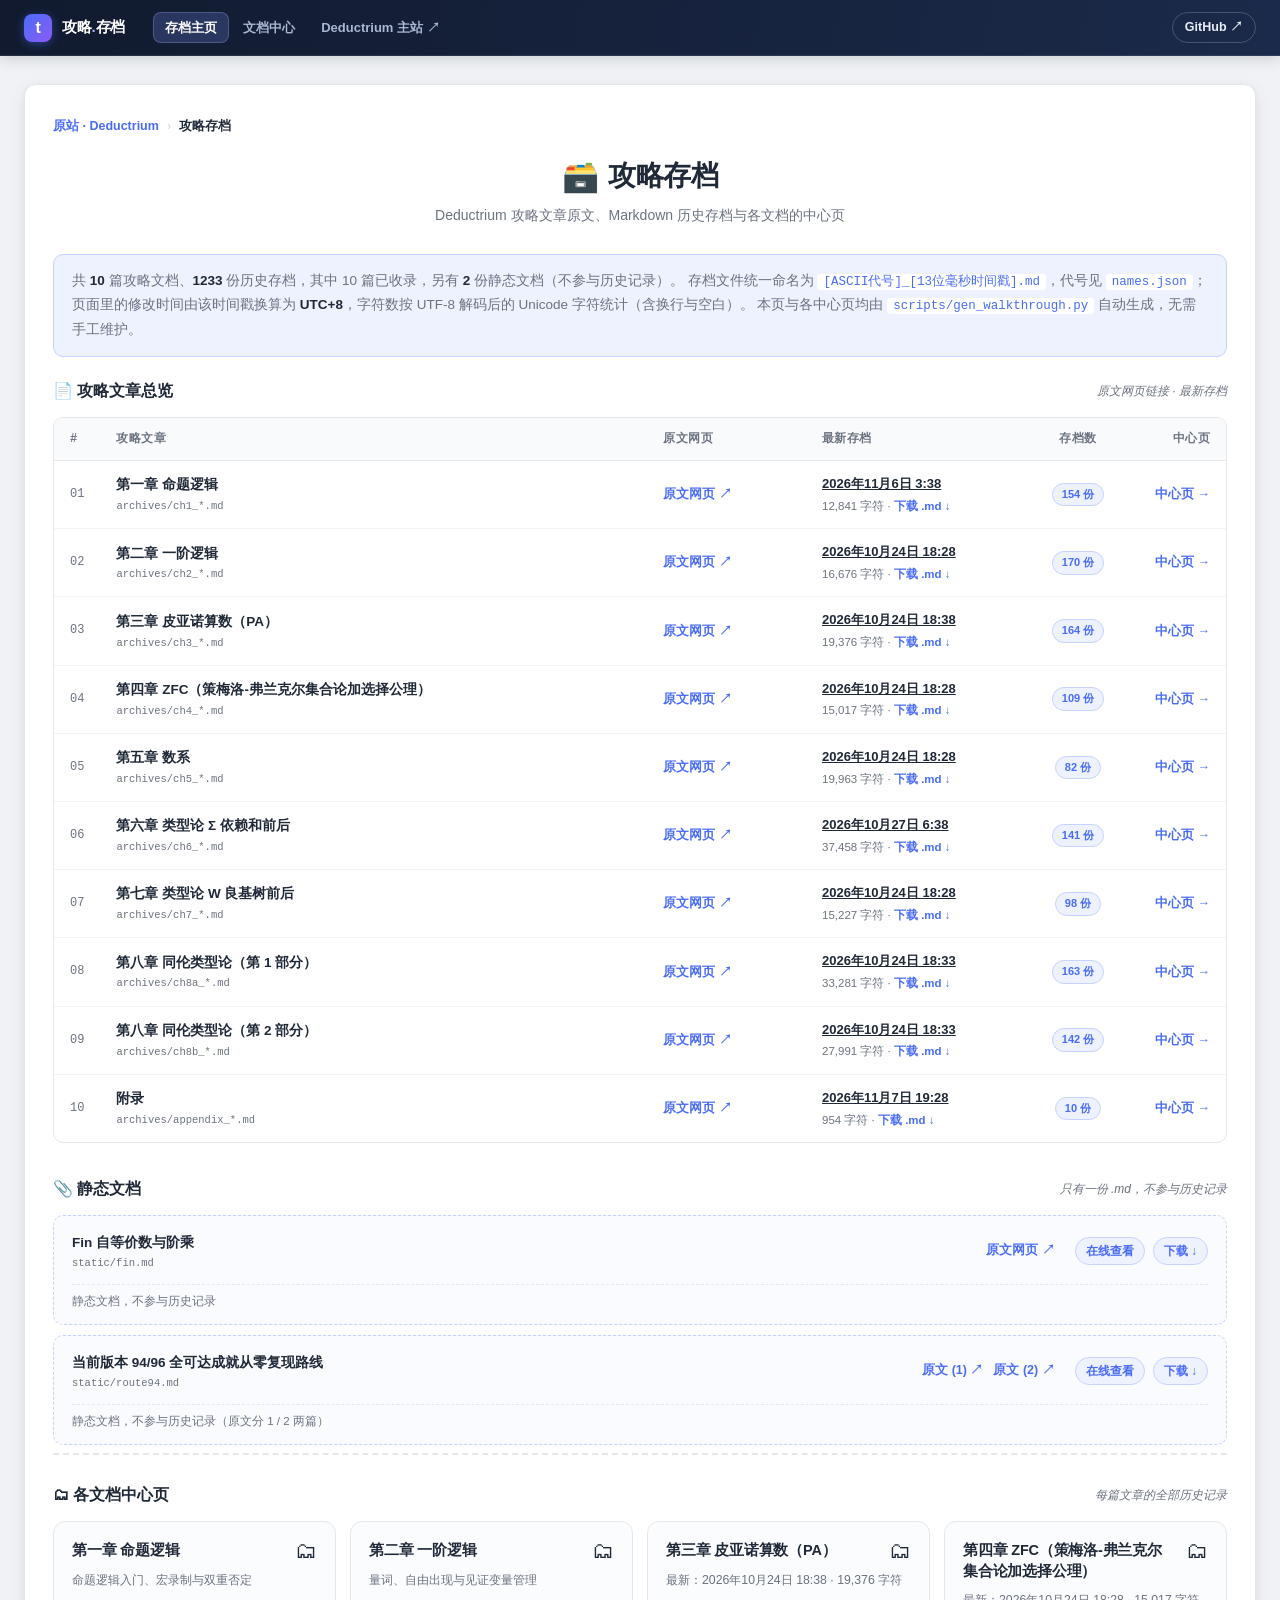
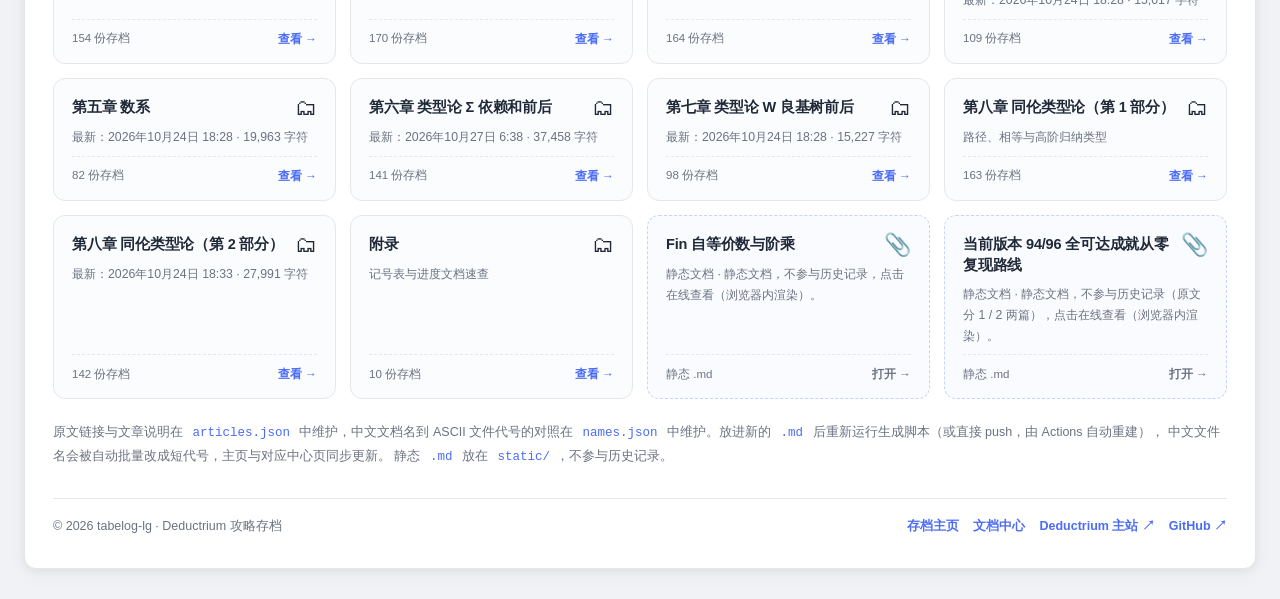
<file: index.html>
<!DOCTYPE html>
<html lang="zh-CN">
<head>
    <meta charset="UTF-8">
    <meta name="viewport" content="width=device-width, initial-scale=1.0">
    <title>攻略存档 · Deductrium</title>
    <meta name="description" content="Deductrium 攻略文章原文链接、最新存档与各文档历史记录中心页。">
    <link rel="icon" href="data:,">
    <link rel="stylesheet" href="assets/site.css">
    <link rel="stylesheet" href="assets/walkthrough.css">
    <script src="assets/site.js" defer></script>
</head>
<body class="page-walkthrough has-site-nav" data-section="walkthrough">
    <header class="site-nav">
        <a class="site-nav__brand" href="index.html">
            <span class="site-nav__mark">t</span>
            <span>攻略<span class="site-nav__dot">.</span>存档</span>
        </a>
        <nav class="site-nav__links" aria-label="主导航">
            <a href="index.html" data-nav="walkthrough">存档主页</a>
            <a href="index.html#docs" data-nav="docs">文档中心</a>
            <a href="https://tabelog-lg.github.io/deductrium/" data-nav="deductrium" target="_blank" rel="noopener">Deductrium 主站 ↗</a>
        </nav>
        <a class="site-nav__repo" href="https://github.com/tabelog-lg/deductrium-walkthrough" target="_blank" rel="noopener">GitHub ↗</a>
    </header>
    <div class="container">
        <div class="site-crumb">
            <a href="https://tabelog-lg.github.io/deductrium/">原站 · Deductrium</a><span class="sep">›</span><span class="cur">攻略存档</span>
        </div>
        <div class="header">
            <h1><span class="icon">🗃️</span> 攻略存档</h1>
            <p>Deductrium 攻略文章原文、Markdown 历史存档与各文档的中心页</p>
        </div>

        <div class="wk-lead">
            共 <strong>10</strong> 篇攻略文档、<strong>1233</strong> 份历史存档，其中 10 篇已收录，另有 <strong>2</strong> 份静态文档（不参与历史记录）。
            存档文件统一命名为 <code>[ASCII代号]_[13位毫秒时间戳].md</code>，代号见 <code>names.json</code>；
            页面里的修改时间由该时间戳换算为 <strong>UTC+8</strong>，字符数按 UTF-8 解码后的 Unicode 字符统计（含换行与空白）。
            本页与各中心页均由 <code>scripts/gen_walkthrough.py</code> 自动生成，无需手工维护。
        </div>

        <div class="wk-block">
            <div class="section-header">
                <h2>📄 攻略文章总览</h2>
                <span class="hint">原文网页链接 · 最新存档</span>
            </div>
            <div class="wk-table-wrap">
                <table class="wk-table">
                    <thead>
                        <tr>
                            <th class="col-num">#</th>
                            <th>攻略文章</th>
                            <th>原文网页</th>
                            <th class="col-latest">最新存档</th>
                            <th class="col-count">存档数</th>
                            <th class="col-center">中心页</th>
                        </tr>
                    </thead>
                    <tbody>
                <tr>
                    <td class="col-num">01</td>
                    <td>
                        <span class="wk-title">第一章 命题逻辑</span>
                        <span class="wk-slug">archives/ch1_*.md</span>
                    </td>
                    <td><a class="wk-url" href="https://hedgedoc.envs.net/IU_LnfotQT2iZjdZId9YFw" target="_blank" rel="noopener">原文网页 ↗</a></td>
                    <td class="col-latest"><a class="wk-latest-time" href="view.html?f=archives/ch1_1793907529136.md">2026年11月6日 3:38</a><span class="wk-latest-meta">12,841 字符 · <a href="archives/ch1_1793907529136.md" download>下载 .md ↓</a></span></td>
                    <td class="col-count"><span class="wk-pill">154 份</span></td>
                    <td class="col-center"><a class="wk-link" href="docs/ch1.html">中心页 →</a></td>
                </tr>
                <tr>
                    <td class="col-num">02</td>
                    <td>
                        <span class="wk-title">第二章 一阶逻辑</span>
                        <span class="wk-slug">archives/ch2_*.md</span>
                    </td>
                    <td><a class="wk-url" href="https://hedgedoc.envs.net/L8W6ggVbSAOvS451Gs6PHw" target="_blank" rel="noopener">原文网页 ↗</a></td>
                    <td class="col-latest"><a class="wk-latest-time" href="view.html?f=archives/ch2_1792837704622.md">2026年10月24日 18:28</a><span class="wk-latest-meta">16,676 字符 · <a href="archives/ch2_1792837704622.md" download>下载 .md ↓</a></span></td>
                    <td class="col-count"><span class="wk-pill">170 份</span></td>
                    <td class="col-center"><a class="wk-link" href="docs/ch2.html">中心页 →</a></td>
                </tr>
                <tr>
                    <td class="col-num">03</td>
                    <td>
                        <span class="wk-title">第三章 皮亚诺算数（PA）</span>
                        <span class="wk-slug">archives/ch3_*.md</span>
                    </td>
                    <td><a class="wk-url" href="https://hedgedoc.envs.net/oFtjqCXESCirxALGiuvRbw" target="_blank" rel="noopener">原文网页 ↗</a></td>
                    <td class="col-latest"><a class="wk-latest-time" href="view.html?f=archives/ch3_1792838304366.md">2026年10月24日 18:38</a><span class="wk-latest-meta">19,376 字符 · <a href="archives/ch3_1792838304366.md" download>下载 .md ↓</a></span></td>
                    <td class="col-count"><span class="wk-pill">164 份</span></td>
                    <td class="col-center"><a class="wk-link" href="docs/ch3.html">中心页 →</a></td>
                </tr>
                <tr>
                    <td class="col-num">04</td>
                    <td>
                        <span class="wk-title">第四章 ZFC（策梅洛-弗兰克尔集合论加选择公理）</span>
                        <span class="wk-slug">archives/ch4_*.md</span>
                    </td>
                    <td><a class="wk-url" href="https://hedgedoc.envs.net/ljOpREp8Qi6hXUek3BvMSg" target="_blank" rel="noopener">原文网页 ↗</a></td>
                    <td class="col-latest"><a class="wk-latest-time" href="view.html?f=archives/ch4_1792837705031.md">2026年10月24日 18:28</a><span class="wk-latest-meta">15,017 字符 · <a href="archives/ch4_1792837705031.md" download>下载 .md ↓</a></span></td>
                    <td class="col-count"><span class="wk-pill">109 份</span></td>
                    <td class="col-center"><a class="wk-link" href="docs/ch4.html">中心页 →</a></td>
                </tr>
                <tr>
                    <td class="col-num">05</td>
                    <td>
                        <span class="wk-title">第五章 数系</span>
                        <span class="wk-slug">archives/ch5_*.md</span>
                    </td>
                    <td><a class="wk-url" href="https://hedgedoc.envs.net/zvcyamTRRwaRHnGHfEh2kQ" target="_blank" rel="noopener">原文网页 ↗</a></td>
                    <td class="col-latest"><a class="wk-latest-time" href="view.html?f=archives/ch5_1792837705133.md">2026年10月24日 18:28</a><span class="wk-latest-meta">19,963 字符 · <a href="archives/ch5_1792837705133.md" download>下载 .md ↓</a></span></td>
                    <td class="col-count"><span class="wk-pill">82 份</span></td>
                    <td class="col-center"><a class="wk-link" href="docs/ch5.html">中心页 →</a></td>
                </tr>
                <tr>
                    <td class="col-num">06</td>
                    <td>
                        <span class="wk-title">第六章 类型论 Σ 依赖和前后</span>
                        <span class="wk-slug">archives/ch6_*.md</span>
                    </td>
                    <td><a class="wk-url" href="https://hedgedoc.envs.net/VlrYi5xMRxqt1FsZgqX_5A" target="_blank" rel="noopener">原文网页 ↗</a></td>
                    <td class="col-latest"><a class="wk-latest-time" href="view.html?f=archives/ch6_1793054303905.md">2026年10月27日 6:38</a><span class="wk-latest-meta">37,458 字符 · <a href="archives/ch6_1793054303905.md" download>下载 .md ↓</a></span></td>
                    <td class="col-count"><span class="wk-pill">141 份</span></td>
                    <td class="col-center"><a class="wk-link" href="docs/ch6.html">中心页 →</a></td>
                </tr>
                <tr>
                    <td class="col-num">07</td>
                    <td>
                        <span class="wk-title">第七章 类型论 W 良基树前后</span>
                        <span class="wk-slug">archives/ch7_*.md</span>
                    </td>
                    <td><a class="wk-url" href="https://hedgedoc.envs.net/swx1zhnqS1ShQBuEbePFNQ" target="_blank" rel="noopener">原文网页 ↗</a></td>
                    <td class="col-latest"><a class="wk-latest-time" href="view.html?f=archives/ch7_1792837704624.md">2026年10月24日 18:28</a><span class="wk-latest-meta">15,227 字符 · <a href="archives/ch7_1792837704624.md" download>下载 .md ↓</a></span></td>
                    <td class="col-count"><span class="wk-pill">98 份</span></td>
                    <td class="col-center"><a class="wk-link" href="docs/ch7.html">中心页 →</a></td>
                </tr>
                <tr>
                    <td class="col-num">08</td>
                    <td>
                        <span class="wk-title">第八章 同伦类型论（第 1 部分）</span>
                        <span class="wk-slug">archives/ch8a_*.md</span>
                    </td>
                    <td><a class="wk-url" href="https://hedgedoc.envs.net/sCGKhuBrSzyRVRMCHG_X1g" target="_blank" rel="noopener">原文网页 ↗</a></td>
                    <td class="col-latest"><a class="wk-latest-time" href="view.html?f=archives/ch8a_1792838004201.md">2026年10月24日 18:33</a><span class="wk-latest-meta">33,281 字符 · <a href="archives/ch8a_1792838004201.md" download>下载 .md ↓</a></span></td>
                    <td class="col-count"><span class="wk-pill">163 份</span></td>
                    <td class="col-center"><a class="wk-link" href="docs/ch8a.html">中心页 →</a></td>
                </tr>
                <tr>
                    <td class="col-num">09</td>
                    <td>
                        <span class="wk-title">第八章 同伦类型论（第 2 部分）</span>
                        <span class="wk-slug">archives/ch8b_*.md</span>
                    </td>
                    <td><a class="wk-url" href="https://hedgedoc.envs.net/H0kQsIfGQYSLwB-WUnLYxQ" target="_blank" rel="noopener">原文网页 ↗</a></td>
                    <td class="col-latest"><a class="wk-latest-time" href="view.html?f=archives/ch8b_1792838004442.md">2026年10月24日 18:33</a><span class="wk-latest-meta">27,991 字符 · <a href="archives/ch8b_1792838004442.md" download>下载 .md ↓</a></span></td>
                    <td class="col-count"><span class="wk-pill">142 份</span></td>
                    <td class="col-center"><a class="wk-link" href="docs/ch8b.html">中心页 →</a></td>
                </tr>
                <tr>
                    <td class="col-num">10</td>
                    <td>
                        <span class="wk-title">附录</span>
                        <span class="wk-slug">archives/appendix_*.md</span>
                    </td>
                    <td><a class="wk-url" href="https://hedgedoc.envs.net/h0sDOLJdRUy0TUkqEKNT3g" target="_blank" rel="noopener">原文网页 ↗</a></td>
                    <td class="col-latest"><a class="wk-latest-time" href="view.html?f=archives/appendix_1794050929217.md">2026年11月7日 19:28</a><span class="wk-latest-meta">954 字符 · <a href="archives/appendix_1794050929217.md" download>下载 .md ↓</a></span></td>
                    <td class="col-count"><span class="wk-pill">10 份</span></td>
                    <td class="col-center"><a class="wk-link" href="docs/appendix.html">中心页 →</a></td>
                </tr>
                    </tbody>
                </table>
            </div>
        </div>

        <div class="wk-block wk-static-block">
            <div class="section-header">
                <h2>📎 静态文档</h2>
                <span class="hint">只有一份 .md，不参与历史记录</span>
            </div>
            <div class="wk-static-list">
            <div class="wk-static-item">
                <div class="wk-static-main">
                    <span class="wk-title">Fin 自等价数与阶乘 </span>
                    <span class="wk-slug">static/fin.md</span>
                </div>
                <div class="wk-static-urls"><a class="wk-url" href="https://hedgedoc.envs.net/qMcJimEyTuCbkUWFjPBenA" target="_blank" rel="noopener">原文网页 ↗</a></div>
                <div class="wk-actions">
                    <a href="view.html?f=static/fin.md">在线查看</a>
                    <a href="static/fin.md" download>下载 ↓</a>
                </div>
                <div class="wk-static-note">静态文档，不参与历史记录</div>
            </div>
            <div class="wk-static-item">
                <div class="wk-static-main">
                    <span class="wk-title">当前版本 94/96 全可达成就从零复现路线 </span>
                    <span class="wk-slug">static/route94.md</span>
                </div>
                <div class="wk-static-urls"><a class="wk-url" href="https://hedgedoc.envs.net/0Il3CvaLTxeTCQxeFok_EA" target="_blank" rel="noopener">原文 (1) ↗</a> <a class="wk-url" href="https://hedgedoc.envs.net/2YQBSFnuQ0Say34M0YntwQ" target="_blank" rel="noopener">原文 (2) ↗</a></div>
                <div class="wk-actions">
                    <a href="view.html?f=static/route94.md">在线查看</a>
                    <a href="static/route94.md" download>下载 ↓</a>
                </div>
                <div class="wk-static-note">静态文档，不参与历史记录（原文分 1 / 2 两篇）</div>
            </div>
            </div>
        </div>

        <hr class="divider">

        <div class="wk-block" id="docs">
            <div class="section-header">
                <h2>🗂 各文档中心页</h2>
                <span class="hint">每篇文章的全部历史记录</span>
            </div>
            <div class="wk-grid">
            <a class="wk-card" href="docs/ch1.html">
                <div class="wk-card__top"><h3>第一章 命题逻辑</h3><span class="wk-card__icon">🗂</span></div>
                <p>命题逻辑入门、宏录制与双重否定</p>
                <div class="wk-card__foot"><span>154 份存档</span><span class="wk-card__go">查看 →</span></div>
            </a>
            <a class="wk-card" href="docs/ch2.html">
                <div class="wk-card__top"><h3>第二章 一阶逻辑</h3><span class="wk-card__icon">🗂</span></div>
                <p>量词、自由出现与见证变量管理</p>
                <div class="wk-card__foot"><span>170 份存档</span><span class="wk-card__go">查看 →</span></div>
            </a>
            <a class="wk-card" href="docs/ch3.html">
                <div class="wk-card__top"><h3>第三章 皮亚诺算数（PA）</h3><span class="wk-card__icon">🗂</span></div>
                <p>最新：2026年10月24日 18:38 · 19,376 字符</p>
                <div class="wk-card__foot"><span>164 份存档</span><span class="wk-card__go">查看 →</span></div>
            </a>
            <a class="wk-card" href="docs/ch4.html">
                <div class="wk-card__top"><h3>第四章 ZFC（策梅洛-弗兰克尔集合论加选择公理）</h3><span class="wk-card__icon">🗂</span></div>
                <p>最新：2026年10月24日 18:28 · 15,017 字符</p>
                <div class="wk-card__foot"><span>109 份存档</span><span class="wk-card__go">查看 →</span></div>
            </a>
            <a class="wk-card" href="docs/ch5.html">
                <div class="wk-card__top"><h3>第五章 数系</h3><span class="wk-card__icon">🗂</span></div>
                <p>最新：2026年10月24日 18:28 · 19,963 字符</p>
                <div class="wk-card__foot"><span>82 份存档</span><span class="wk-card__go">查看 →</span></div>
            </a>
            <a class="wk-card" href="docs/ch6.html">
                <div class="wk-card__top"><h3>第六章 类型论 Σ 依赖和前后</h3><span class="wk-card__icon">🗂</span></div>
                <p>最新：2026年10月27日 6:38 · 37,458 字符</p>
                <div class="wk-card__foot"><span>141 份存档</span><span class="wk-card__go">查看 →</span></div>
            </a>
            <a class="wk-card" href="docs/ch7.html">
                <div class="wk-card__top"><h3>第七章 类型论 W 良基树前后</h3><span class="wk-card__icon">🗂</span></div>
                <p>最新：2026年10月24日 18:28 · 15,227 字符</p>
                <div class="wk-card__foot"><span>98 份存档</span><span class="wk-card__go">查看 →</span></div>
            </a>
            <a class="wk-card" href="docs/ch8a.html">
                <div class="wk-card__top"><h3>第八章 同伦类型论（第 1 部分）</h3><span class="wk-card__icon">🗂</span></div>
                <p>路径、相等与高阶归纳类型</p>
                <div class="wk-card__foot"><span>163 份存档</span><span class="wk-card__go">查看 →</span></div>
            </a>
            <a class="wk-card" href="docs/ch8b.html">
                <div class="wk-card__top"><h3>第八章 同伦类型论（第 2 部分）</h3><span class="wk-card__icon">🗂</span></div>
                <p>最新：2026年10月24日 18:33 · 27,991 字符</p>
                <div class="wk-card__foot"><span>142 份存档</span><span class="wk-card__go">查看 →</span></div>
            </a>
            <a class="wk-card" href="docs/appendix.html">
                <div class="wk-card__top"><h3>附录</h3><span class="wk-card__icon">🗂</span></div>
                <p>记号表与进度文档速查</p>
                <div class="wk-card__foot"><span>10 份存档</span><span class="wk-card__go">查看 →</span></div>
            </a>
            <a class="wk-card is-static" href="view.html?f=static/fin.md">
                <div class="wk-card__top"><h3>Fin 自等价数与阶乘</h3><span class="wk-card__icon">📎</span></div>
                <p>静态文档 · 静态文档，不参与历史记录，点击在线查看（浏览器内渲染）。</p>
                <div class="wk-card__foot"><span>静态 .md</span><span class="wk-card__go">打开 →</span></div>
            </a>
            <a class="wk-card is-static" href="view.html?f=static/route94.md">
                <div class="wk-card__top"><h3>当前版本 94/96 全可达成就从零复现路线</h3><span class="wk-card__icon">📎</span></div>
                <p>静态文档 · 静态文档，不参与历史记录（原文分 1 / 2 两篇），点击在线查看（浏览器内渲染）。</p>
                <div class="wk-card__foot"><span>静态 .md</span><span class="wk-card__go">打开 →</span></div>
            </a>
            </div>
        </div>

        <div class="wk-note">
            原文链接与文章说明在 <code>articles.json</code> 中维护，中文文档名到 ASCII 文件代号的对照在
            <code>names.json</code> 中维护。放进新的 <code>.md</code> 后重新运行生成脚本（或直接 push，由 Actions 自动重建），
            中文文件名会被自动批量改成短代号，主页与对应中心页同步更新。
            静态 <code>.md</code> 放在 <code>static/</code>，不参与历史记录。
        </div>
        <footer class="site-footer">
            <span>© 2026 tabelog-lg · Deductrium 攻略存档</span>
            <span class="site-footer__links">
                <a href="index.html">存档主页</a>
                <a href="index.html#docs">文档中心</a>
                <a href="https://tabelog-lg.github.io/deductrium/" target="_blank" rel="noopener">Deductrium 主站 ↗</a>
                <a href="https://github.com/tabelog-lg/deductrium-walkthrough" target="_blank" rel="noopener">GitHub ↗</a>
            </span>
        </footer>
    </div>
</body>
</html>
</file>
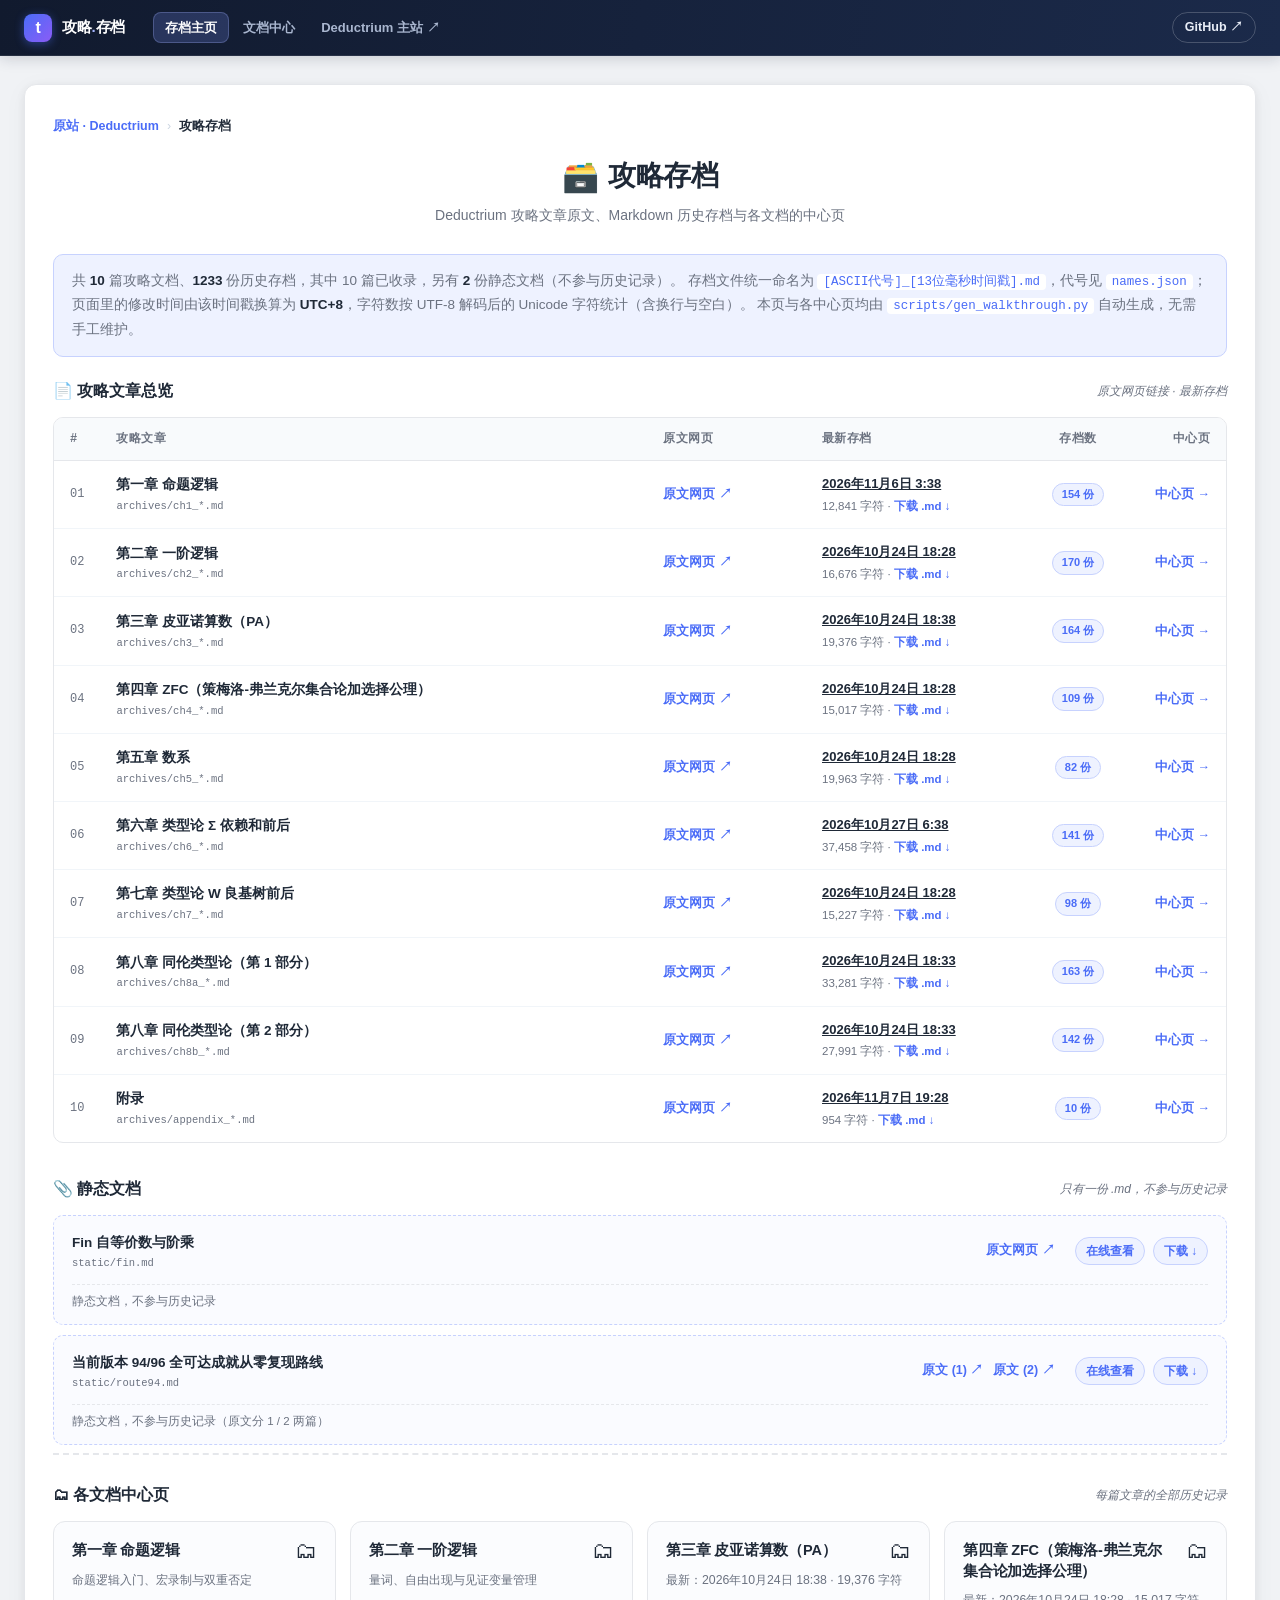
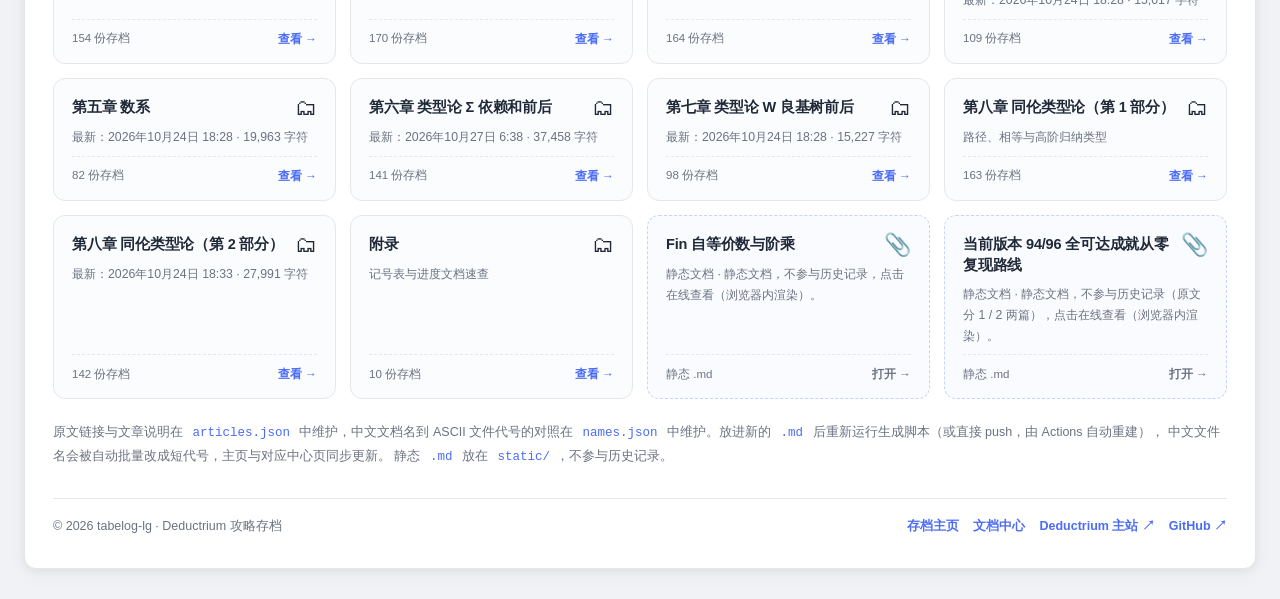
<file: docs/index.html>
<!DOCTYPE html>
<html lang="zh-CN">
<head>
    <meta charset="UTF-8">
    <link rel="icon" href="data:,">
    <meta http-equiv="refresh" content="0; url=../index.html">
    <title>攻略存档 · 跳转中</title>
</head>
<body>
    <p>正在前往 <a href="../index.html">攻略存档主页</a>…</p>
</body>
</html>
</file>
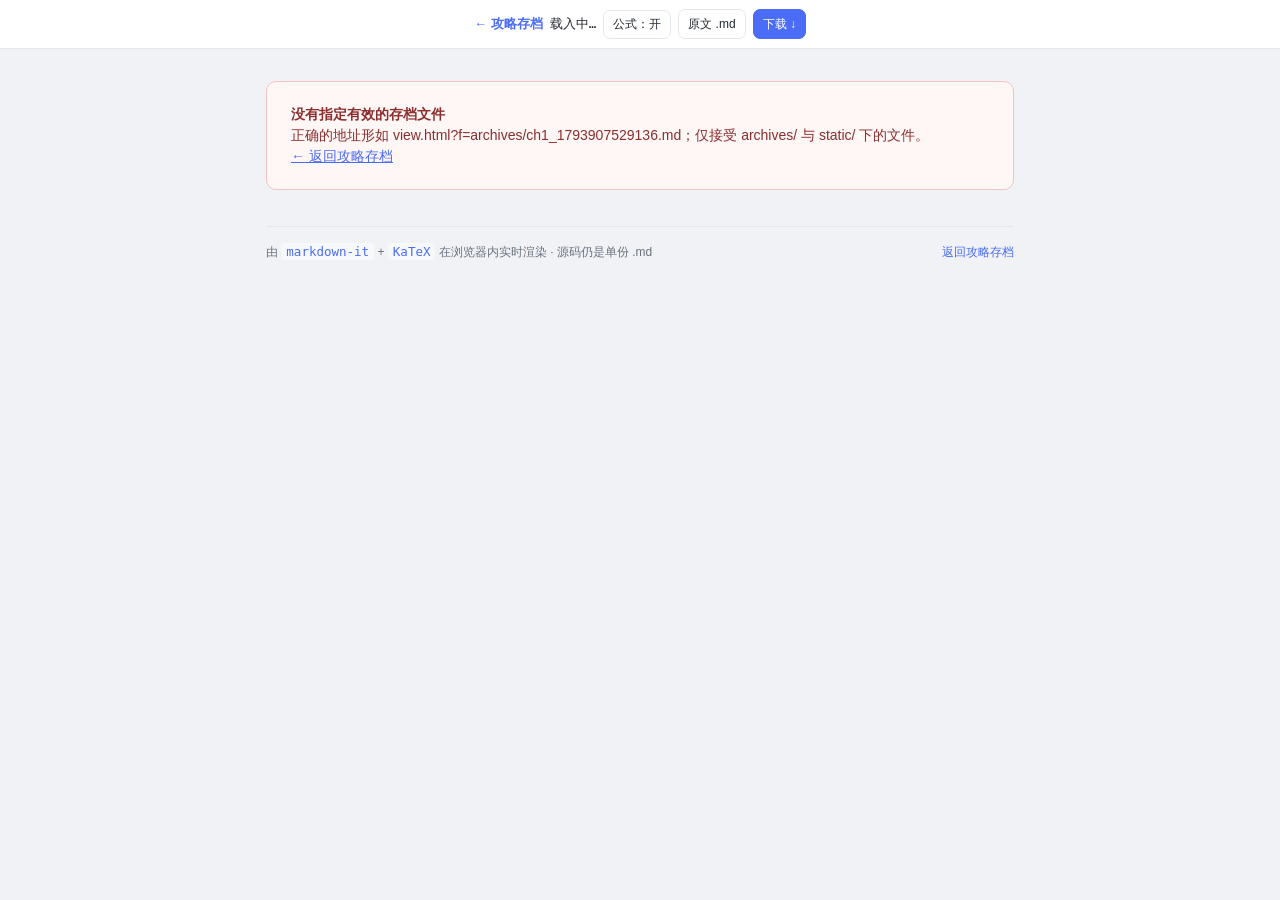
<file: view.html>
<!DOCTYPE html>
<html lang="zh-CN">
<head>
    <meta charset="UTF-8">
    <meta name="viewport" content="width=device-width, initial-scale=1.0">
    <title>查看存档 · Deductrium 攻略存档</title>
    <meta name="description" content="按需读取 Markdown 并在浏览器内渲染，不预生成 HTML。">
    <link rel="icon" href="data:,">
    <link rel="stylesheet" href="assets/site.css">
    <link rel="stylesheet" href="assets/vendor/katex.min.css">
    <link rel="stylesheet" href="assets/viewer.css?v=2">
    <!-- defer 保证执行顺序：markdown-it → katex → auto-render → viewer -->
    <!-- ?v=2 破缓存：改过 viewer.js / viewer.css 后，浏览器会重新拉取而不是沿用旧副本 -->
    <script src="assets/vendor/markdown-it.min.js" defer></script>
    <script src="assets/vendor/katex.min.js" defer></script>
    <script src="assets/vendor/auto-render.min.js" defer></script>
    <script src="assets/viewer.js?v=2" defer></script>
</head>
<body class="page-walkthrough has-site-nav" data-section="walkthrough">
    <header class="md-topbar">
        <a class="md-back" id="md-back" href="index.html">← 攻略存档</a>
        <span class="md-topbar__sep">/</span>
        <span class="md-topbar__file" id="md-title">载入中…</span>
        <span class="md-topbar__spacer"></span>
        <button class="md-btn" id="md-math-toggle" type="button">公式：开</button>
        <a class="md-btn" id="md-raw" href="#" target="_blank" rel="noopener">原文 .md</a>
        <a class="md-btn md-btn--primary" id="md-download" href="#" download>下载 ↓</a>
    </header>

    <div class="md-layout">
        <aside class="md-side" id="md-toc" hidden></aside>

        <main class="md-main">
            <div class="md-meta" id="md-meta"></div>

            <div class="md-status" id="md-status">
                <strong>正在读取并渲染…</strong>
                <p>只下载当前这一份 .md，仓库里没有为每个存档预生成 HTML。</p>
            </div>

            <article class="md-body" id="md-body" hidden></article>

            <footer class="md-foot">
                <span>由 <code>markdown-it</code> + <code>KaTeX</code> 在浏览器内实时渲染 · 源码仍是单份 .md</span>
                <a href="index.html">返回攻略存档</a>
            </footer>
        </main>
    </div>

    <script>
        /* 从中心页点进来的话，「←」优先回到来源页 */
        (function () {
            try {
                if (document.referrer && new URL(document.referrer).origin === location.origin) {
                    var a = document.getElementById('md-back');
                    a.addEventListener('click', function (e) {
                        if (history.length > 1) { e.preventDefault(); history.back(); }
                    });
                }
            } catch (e) { /* 忽略 */ }
        })();
    </script>
</body>
</html>
</file>
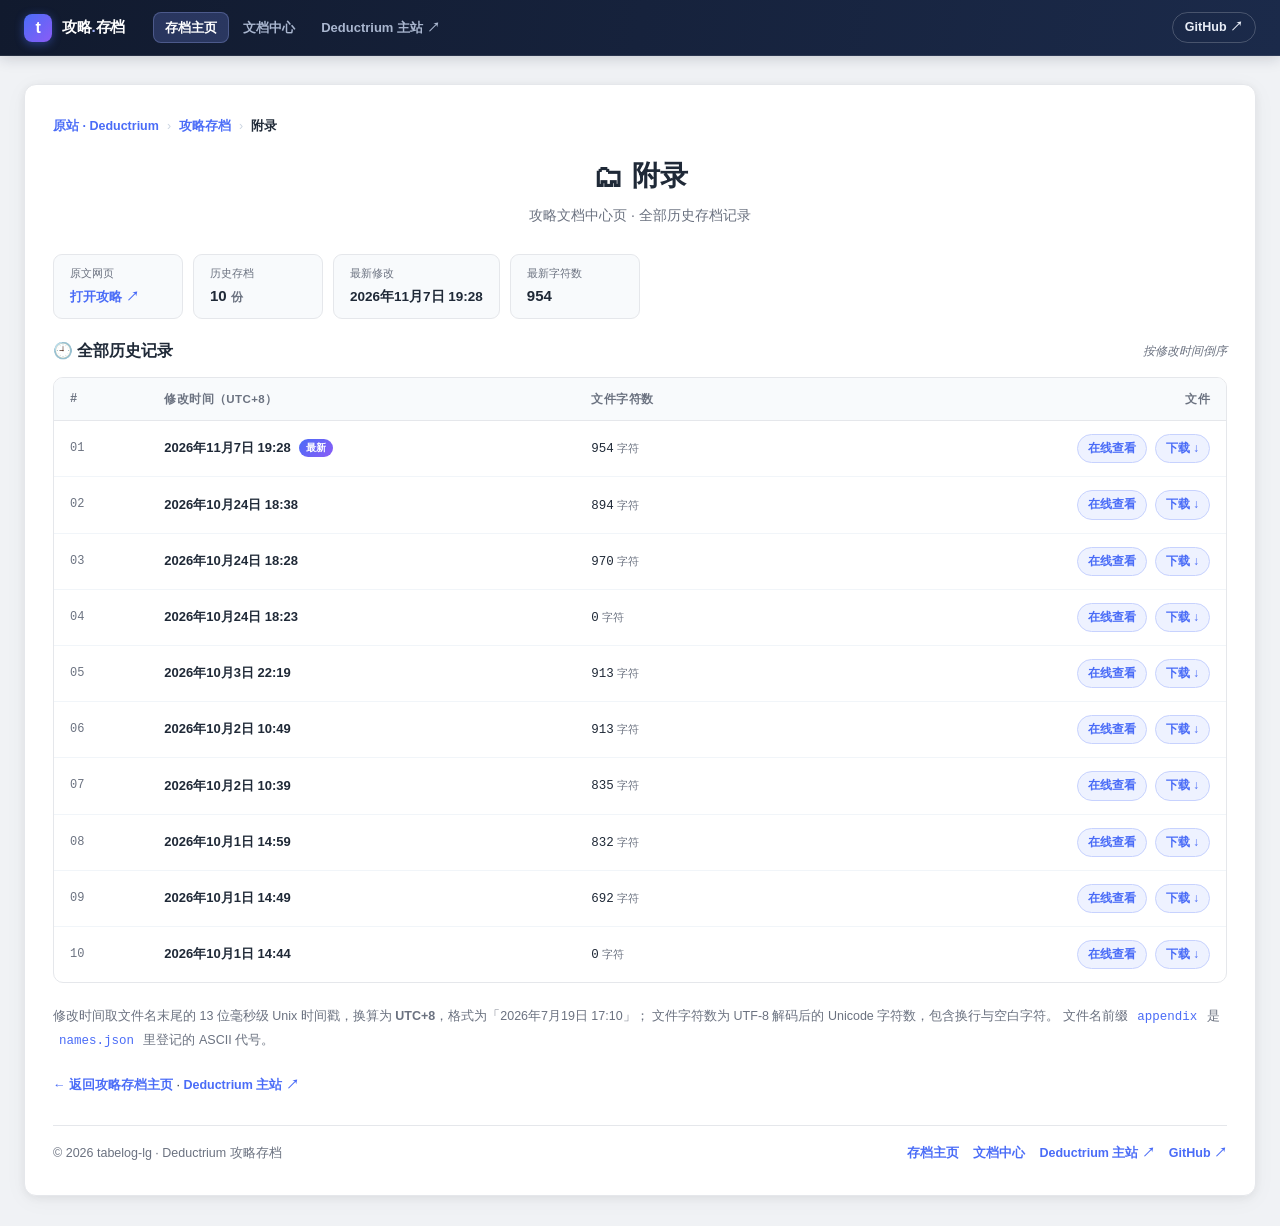
<file: docs/appendix.html>
<!DOCTYPE html>
<html lang="zh-CN">
<head>
    <meta charset="UTF-8">
    <meta name="viewport" content="width=device-width, initial-scale=1.0">
    <title>附录 · 存档历史</title>
    <meta name="description" content="附录 的全部历史存档：修改时间与文件字符数。">
    <link rel="icon" href="data:,">
    <link rel="stylesheet" href="../assets/site.css">
    <link rel="stylesheet" href="../assets/walkthrough.css">
    <script src="../assets/site.js" defer></script>
</head>
<body class="page-walkthrough has-site-nav" data-section="walkthrough">
    <header class="site-nav">
        <a class="site-nav__brand" href="../index.html">
            <span class="site-nav__mark">t</span>
            <span>攻略<span class="site-nav__dot">.</span>存档</span>
        </a>
        <nav class="site-nav__links" aria-label="主导航">
            <a href="../index.html" data-nav="walkthrough">存档主页</a>
            <a href="../index.html#docs" data-nav="docs">文档中心</a>
            <a href="https://tabelog-lg.github.io/deductrium/" data-nav="deductrium" target="_blank" rel="noopener">Deductrium 主站 ↗</a>
        </nav>
        <a class="site-nav__repo" href="https://github.com/tabelog-lg/deductrium-walkthrough" target="_blank" rel="noopener">GitHub ↗</a>
    </header>
    <div class="container">
        <div class="site-crumb">
            <a href="https://tabelog-lg.github.io/deductrium/">原站 · Deductrium</a><span class="sep">›</span><a href="../index.html">攻略存档</a><span class="sep">›</span><span class="cur">附录</span>
        </div>
        <div class="header">
            <h1><span class="icon">🗂</span> 附录</h1>
            <p>攻略文档中心页 · 全部历史存档记录</p>
        </div>

        <div class="wk-meta">
            <div class="wk-meta__item"><span class="k">原文网页</span><a class="v" href="https://hedgedoc.envs.net/h0sDOLJdRUy0TUkqEKNT3g" target="_blank" rel="noopener">打开攻略 ↗</a></div>
            <div class="wk-meta__item"><span class="k">历史存档</span><span class="v">10 <small>份</small></span></div>
            <div class="wk-meta__item"><span class="k">最新修改</span><span class="v" style="font-size:13.5px">2026年11月7日 19:28</span></div>
            <div class="wk-meta__item"><span class="k">最新字符数</span><span class="v">954</span></div>
        </div>

        <div class="wk-block">
            <div class="section-header">
                <h2>🕘 全部历史记录</h2>
                <span class="hint">按修改时间倒序</span>
            </div>
            <div class="wk-table-wrap">
                <table class="wk-table wk-history">
                    <thead>
                        <tr>
                            <th class="col-num">#</th>
                            <th class="col-time">修改时间（UTC+8）</th>
                            <th class="col-chars">文件字符数</th>
                            <th class="col-actions">文件</th>
                        </tr>
                    </thead>
                    <tbody>
                <tr>
                    <td class="col-num">01</td>
                    <td class="col-time"><span class="wk-time">2026年11月7日 19:28</span><span class="wk-new">最新</span></td>
                    <td class="col-chars"><span class="wk-chars">954<small>字符</small></span></td>
                    <td class="col-actions">
                        <span class="wk-actions">
                            <a href="../view.html?f=archives/appendix_1794050929217.md">在线查看</a>
                            <a href="../archives/appendix_1794050929217.md" download>下载 ↓</a>
                        </span>
                    </td>
                </tr>
                <tr>
                    <td class="col-num">02</td>
                    <td class="col-time"><span class="wk-time">2026年10月24日 18:38</span></td>
                    <td class="col-chars"><span class="wk-chars">894<small>字符</small></span></td>
                    <td class="col-actions">
                        <span class="wk-actions">
                            <a href="../view.html?f=archives/appendix_1792838304261.md">在线查看</a>
                            <a href="../archives/appendix_1792838304261.md" download>下载 ↓</a>
                        </span>
                    </td>
                </tr>
                <tr>
                    <td class="col-num">03</td>
                    <td class="col-time"><span class="wk-time">2026年10月24日 18:28</span></td>
                    <td class="col-chars"><span class="wk-chars">970<small>字符</small></span></td>
                    <td class="col-actions">
                        <span class="wk-actions">
                            <a href="../view.html?f=archives/appendix_1792837705160.md">在线查看</a>
                            <a href="../archives/appendix_1792837705160.md" download>下载 ↓</a>
                        </span>
                    </td>
                </tr>
                <tr>
                    <td class="col-num">04</td>
                    <td class="col-time"><span class="wk-time">2026年10月24日 18:23</span></td>
                    <td class="col-chars"><span class="wk-chars">0<small>字符</small></span></td>
                    <td class="col-actions">
                        <span class="wk-actions">
                            <a href="../view.html?f=archives/appendix_1792837391283.md">在线查看</a>
                            <a href="../archives/appendix_1792837391283.md" download>下载 ↓</a>
                        </span>
                    </td>
                </tr>
                <tr>
                    <td class="col-num">05</td>
                    <td class="col-time"><span class="wk-time">2026年10月3日 22:19</span></td>
                    <td class="col-chars"><span class="wk-chars">913<small>字符</small></span></td>
                    <td class="col-actions">
                        <span class="wk-actions">
                            <a href="../view.html?f=archives/appendix_1791037188773.md">在线查看</a>
                            <a href="../archives/appendix_1791037188773.md" download>下载 ↓</a>
                        </span>
                    </td>
                </tr>
                <tr>
                    <td class="col-num">06</td>
                    <td class="col-time"><span class="wk-time">2026年10月2日 10:49</span></td>
                    <td class="col-chars"><span class="wk-chars">913<small>字符</small></span></td>
                    <td class="col-actions">
                        <span class="wk-actions">
                            <a href="../view.html?f=archives/appendix_1790909388677.md">在线查看</a>
                            <a href="../archives/appendix_1790909388677.md" download>下载 ↓</a>
                        </span>
                    </td>
                </tr>
                <tr>
                    <td class="col-num">07</td>
                    <td class="col-time"><span class="wk-time">2026年10月2日 10:39</span></td>
                    <td class="col-chars"><span class="wk-chars">835<small>字符</small></span></td>
                    <td class="col-actions">
                        <span class="wk-actions">
                            <a href="../view.html?f=archives/appendix_1790908788669.md">在线查看</a>
                            <a href="../archives/appendix_1790908788669.md" download>下载 ↓</a>
                        </span>
                    </td>
                </tr>
                <tr>
                    <td class="col-num">08</td>
                    <td class="col-time"><span class="wk-time">2026年10月1日 14:59</span></td>
                    <td class="col-chars"><span class="wk-chars">832<small>字符</small></span></td>
                    <td class="col-actions">
                        <span class="wk-actions">
                            <a href="../view.html?f=archives/appendix_1790837988675.md">在线查看</a>
                            <a href="../archives/appendix_1790837988675.md" download>下载 ↓</a>
                        </span>
                    </td>
                </tr>
                <tr>
                    <td class="col-num">09</td>
                    <td class="col-time"><span class="wk-time">2026年10月1日 14:49</span></td>
                    <td class="col-chars"><span class="wk-chars">692<small>字符</small></span></td>
                    <td class="col-actions">
                        <span class="wk-actions">
                            <a href="../view.html?f=archives/appendix_1790837388651.md">在线查看</a>
                            <a href="../archives/appendix_1790837388651.md" download>下载 ↓</a>
                        </span>
                    </td>
                </tr>
                <tr>
                    <td class="col-num">10</td>
                    <td class="col-time"><span class="wk-time">2026年10月1日 14:44</span></td>
                    <td class="col-chars"><span class="wk-chars">0<small>字符</small></span></td>
                    <td class="col-actions">
                        <span class="wk-actions">
                            <a href="../view.html?f=archives/appendix_1790837067190.md">在线查看</a>
                            <a href="../archives/appendix_1790837067190.md" download>下载 ↓</a>
                        </span>
                    </td>
                </tr>
                    </tbody>
                </table>
            </div>
        </div>

        <div class="wk-note">
            修改时间取文件名末尾的 13 位毫秒级 Unix 时间戳，换算为 <strong>UTC+8</strong>，格式为「2026年7月19日 17:10」；
            文件字符数为 UTF-8 解码后的 Unicode 字符数，包含换行与空白字符。
            文件名前缀 <code>appendix</code> 是 <code>names.json</code> 里登记的 ASCII 代号。
        </div>

        <div class="wk-back"><a href="../index.html">← 返回攻略存档主页</a> · <a href="https://tabelog-lg.github.io/deductrium/">Deductrium 主站 ↗</a></div>
        <footer class="site-footer">
            <span>© 2026 tabelog-lg · Deductrium 攻略存档</span>
            <span class="site-footer__links">
                <a href="../index.html">存档主页</a>
                <a href="../index.html#docs">文档中心</a>
                <a href="https://tabelog-lg.github.io/deductrium/" target="_blank" rel="noopener">Deductrium 主站 ↗</a>
                <a href="https://github.com/tabelog-lg/deductrium-walkthrough" target="_blank" rel="noopener">GitHub ↗</a>
            </span>
        </footer>
    </div>
</body>
</html>
</file>
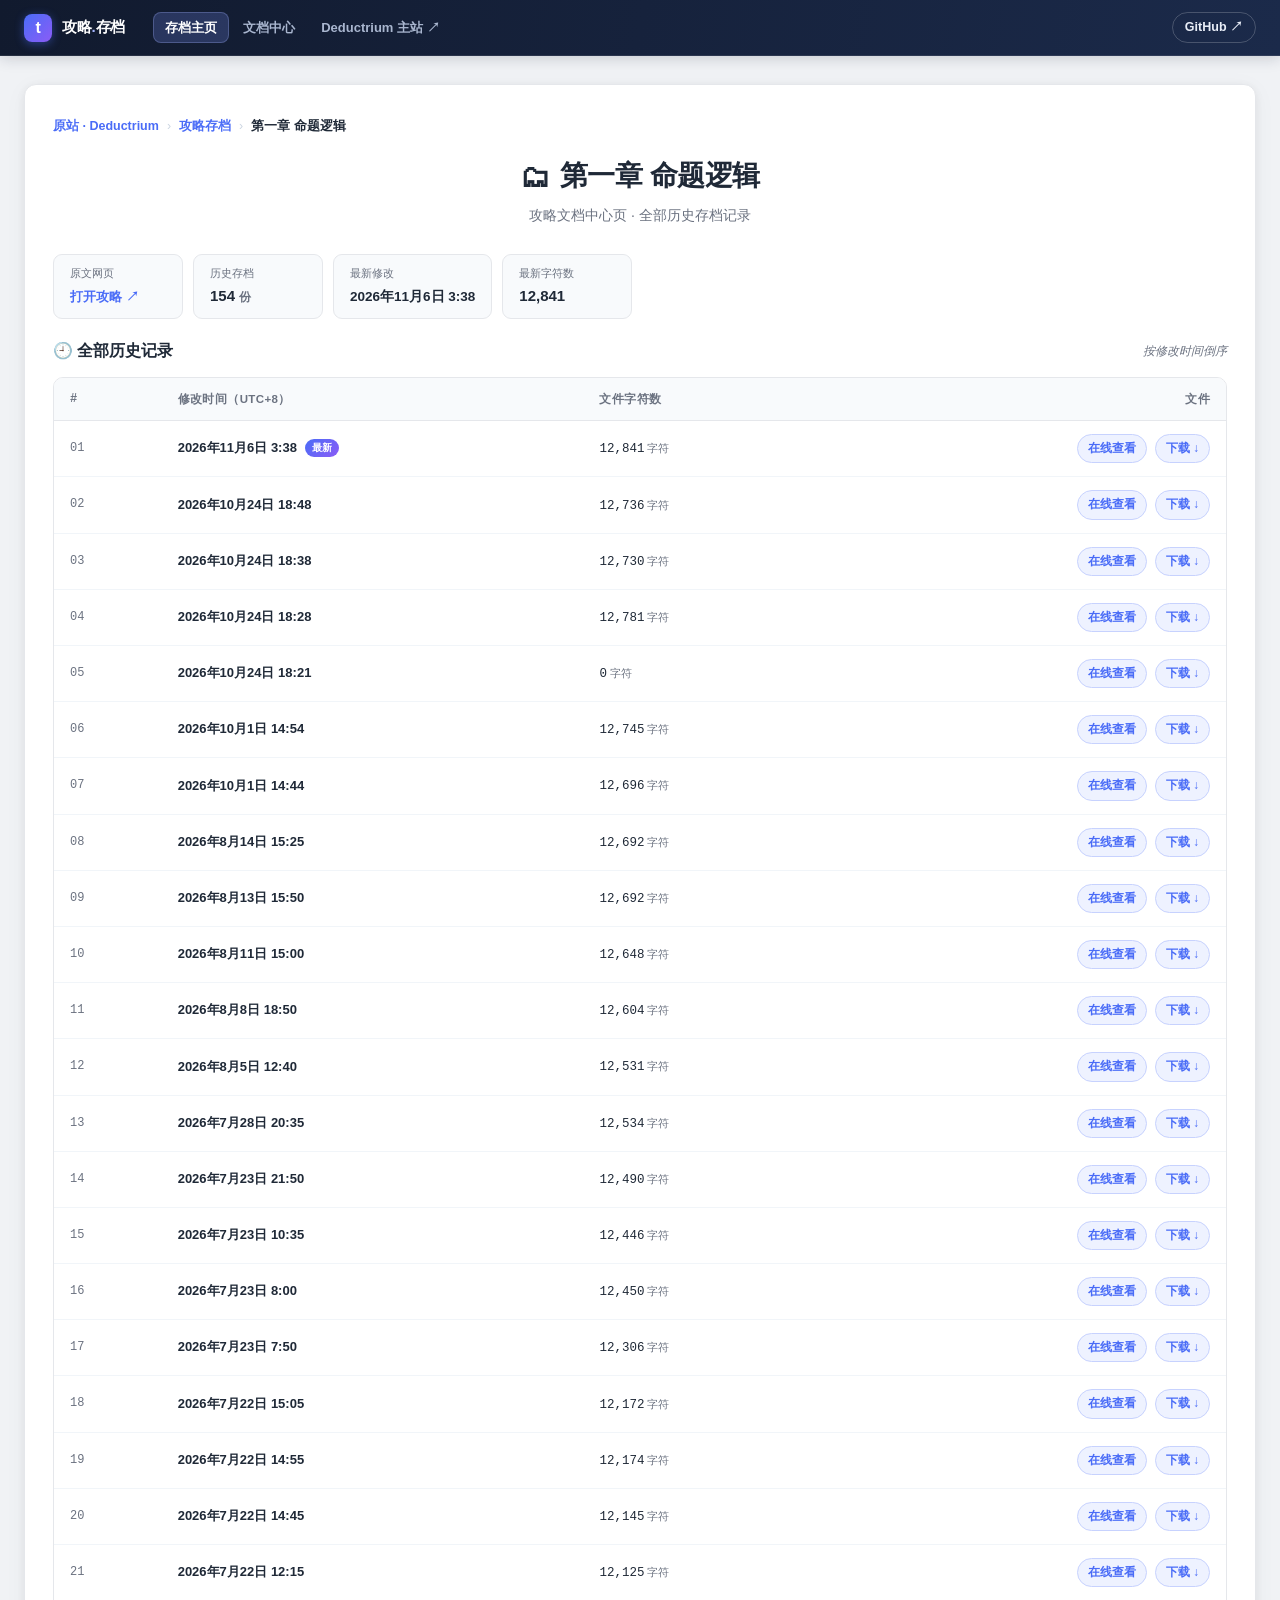
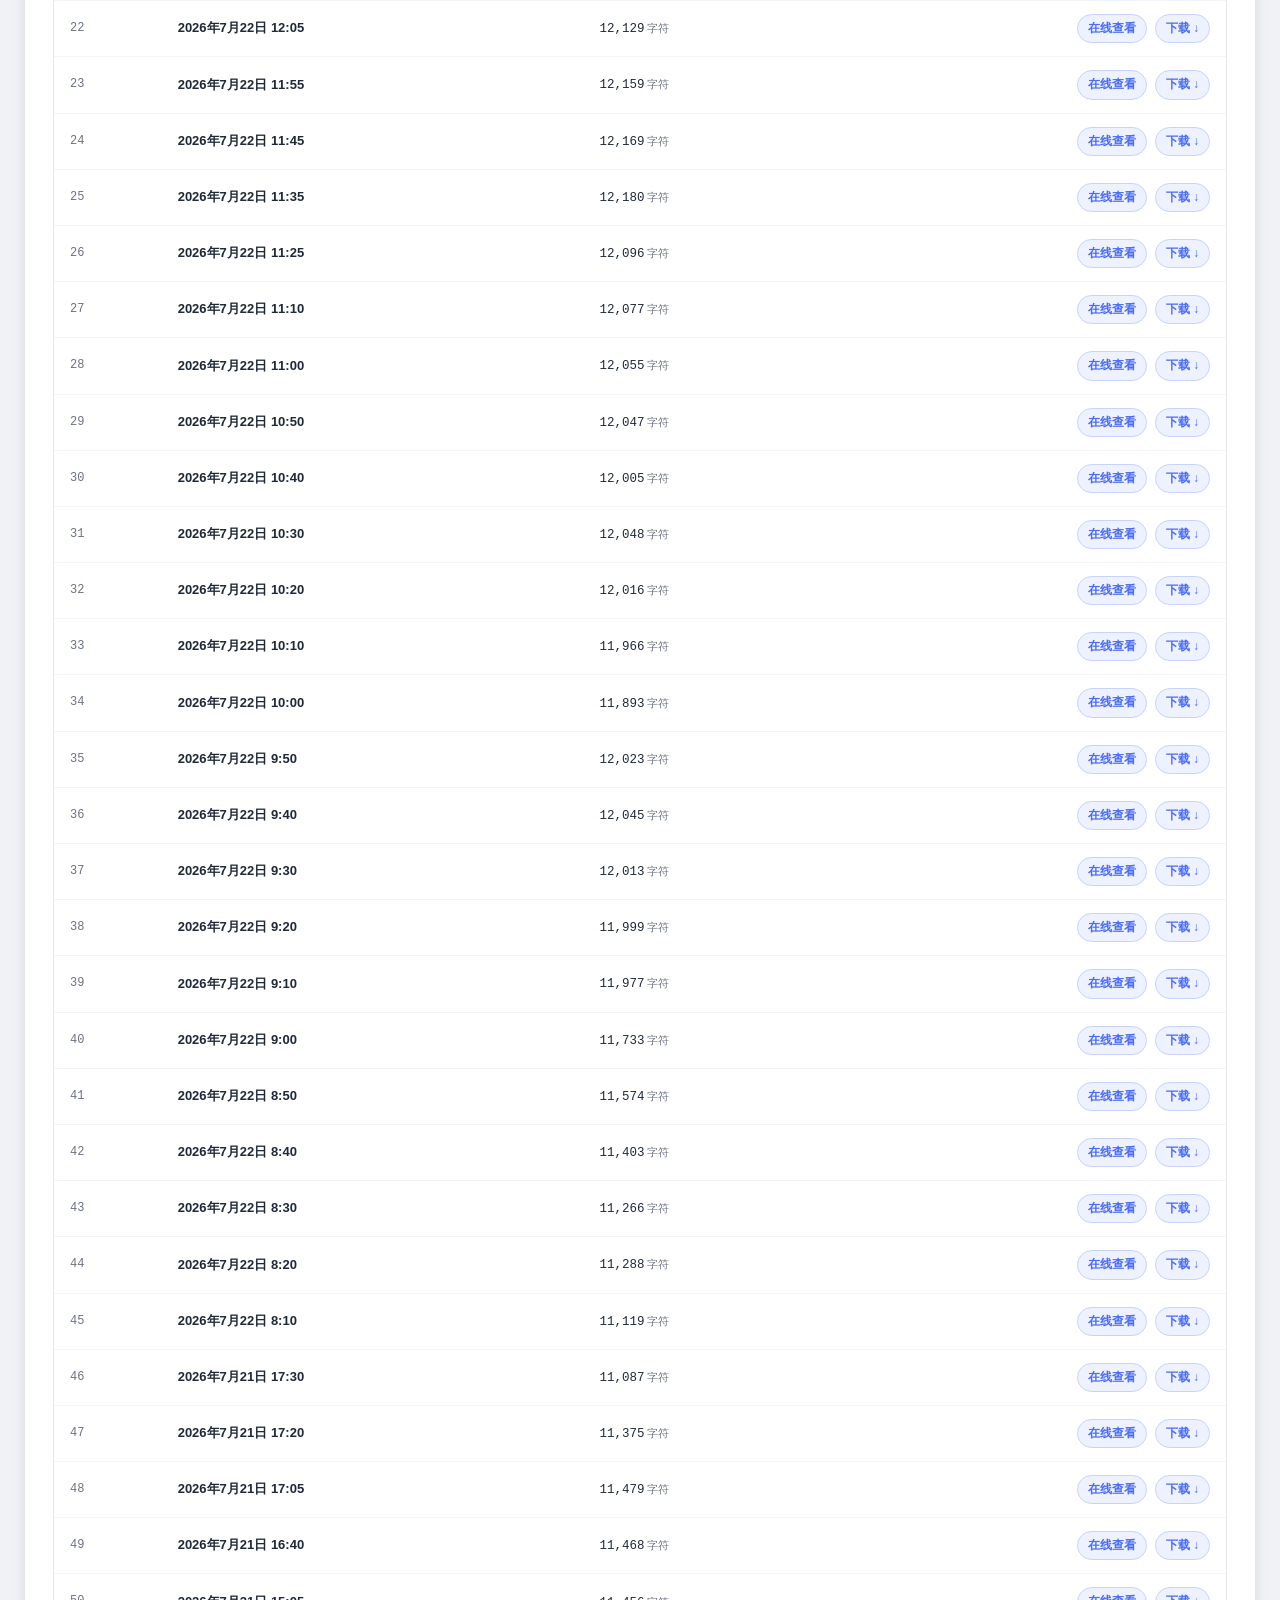
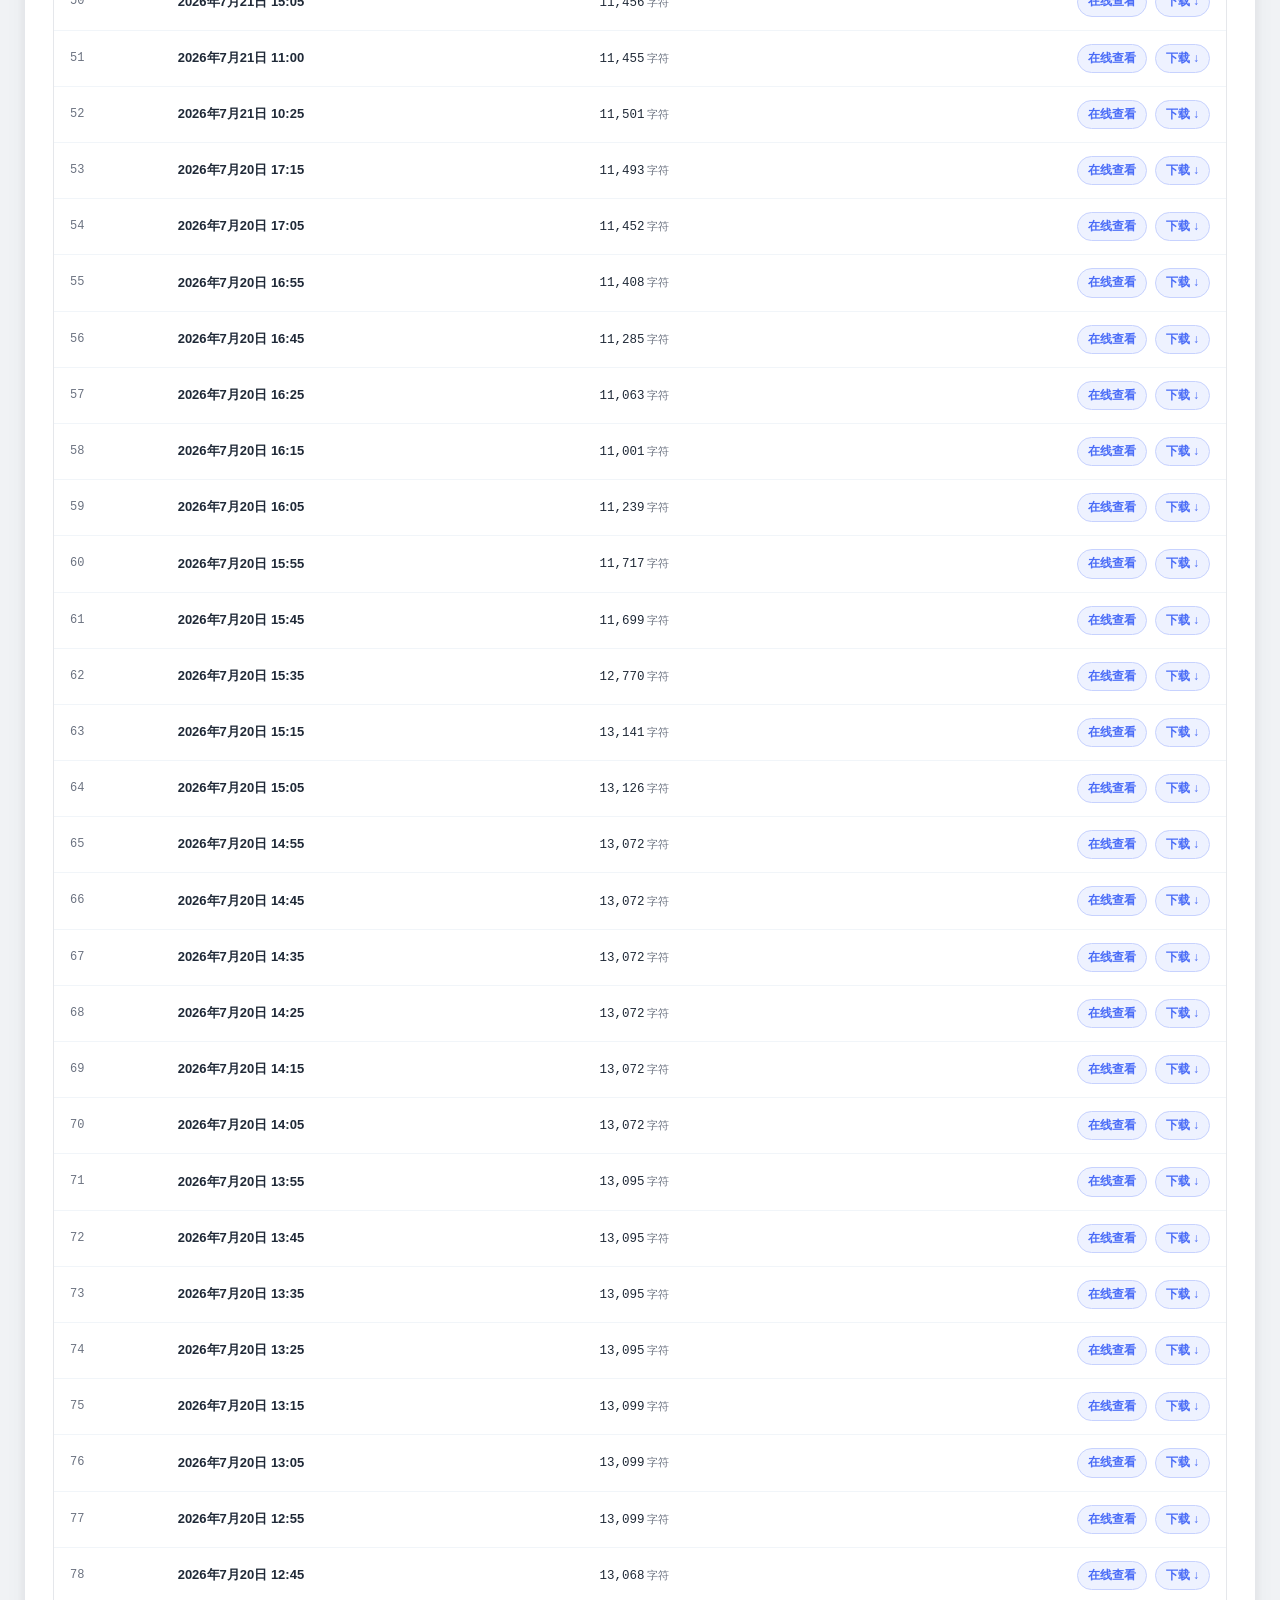
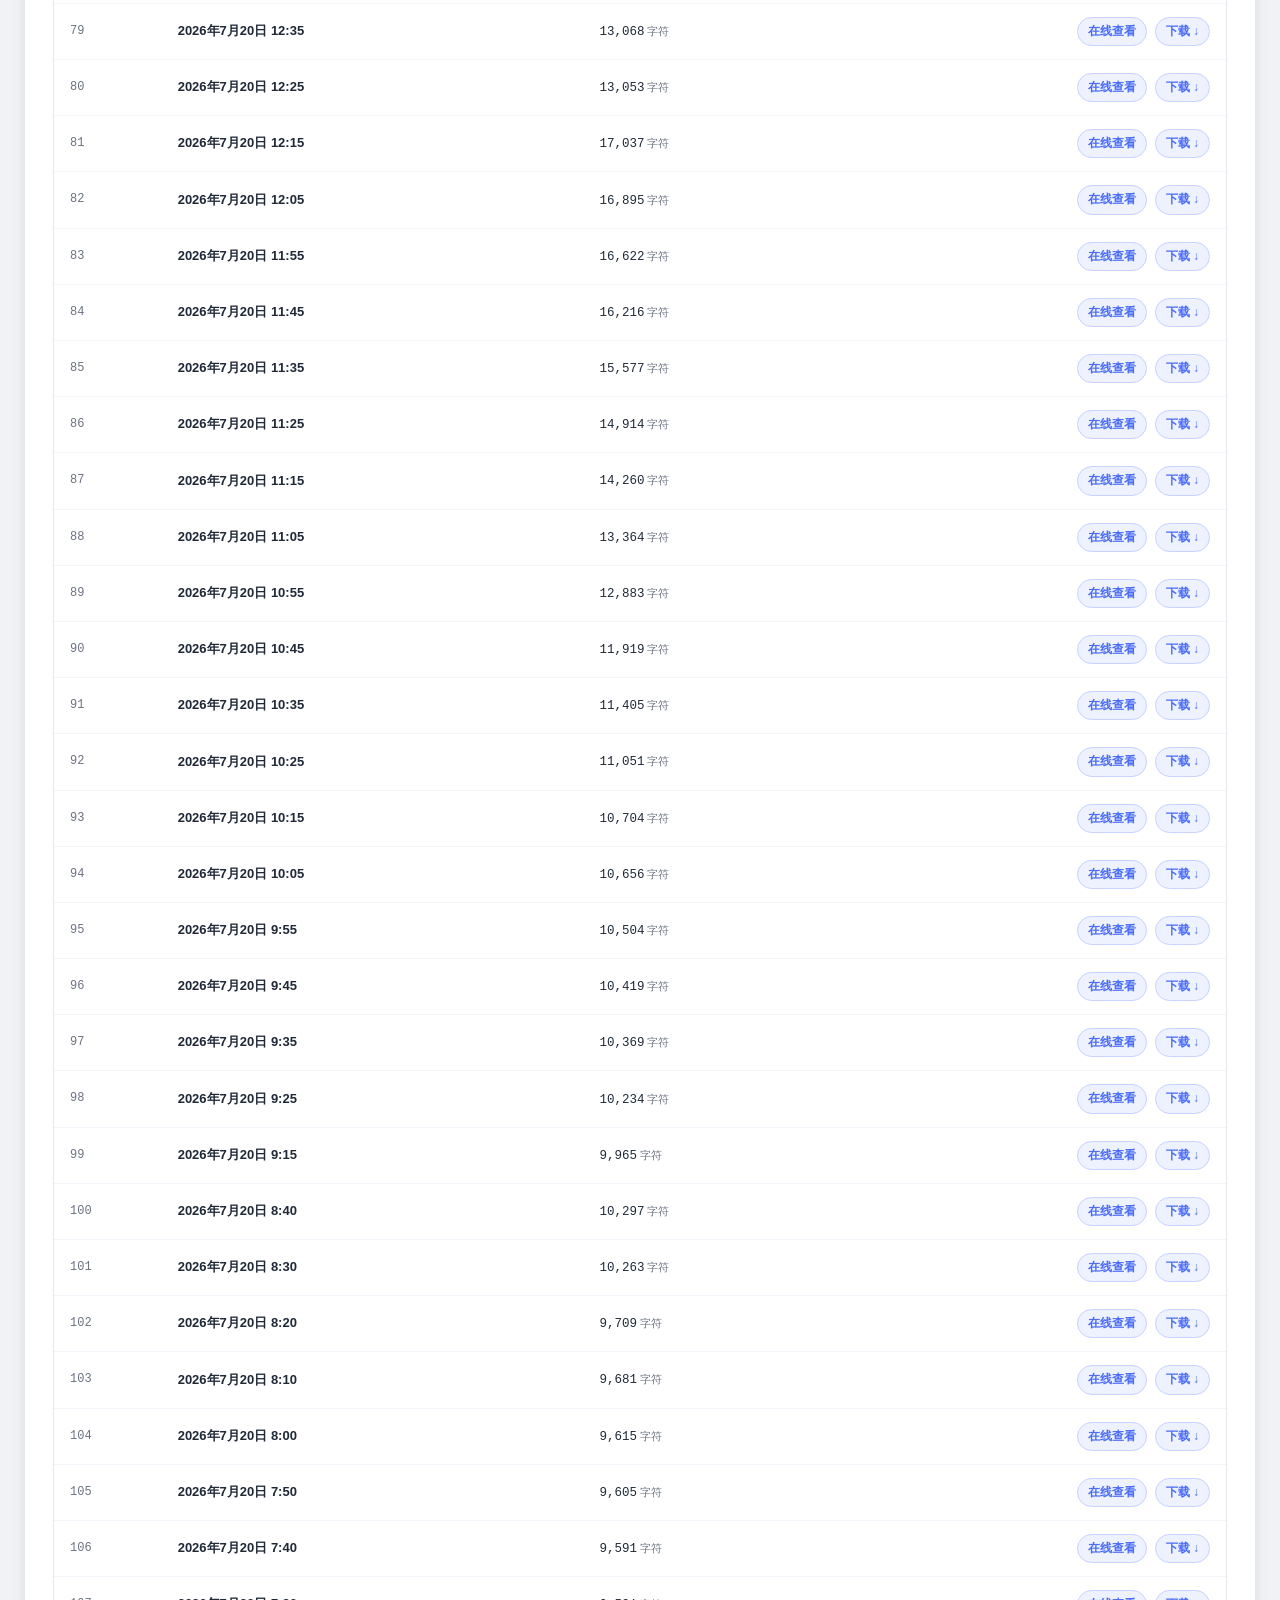
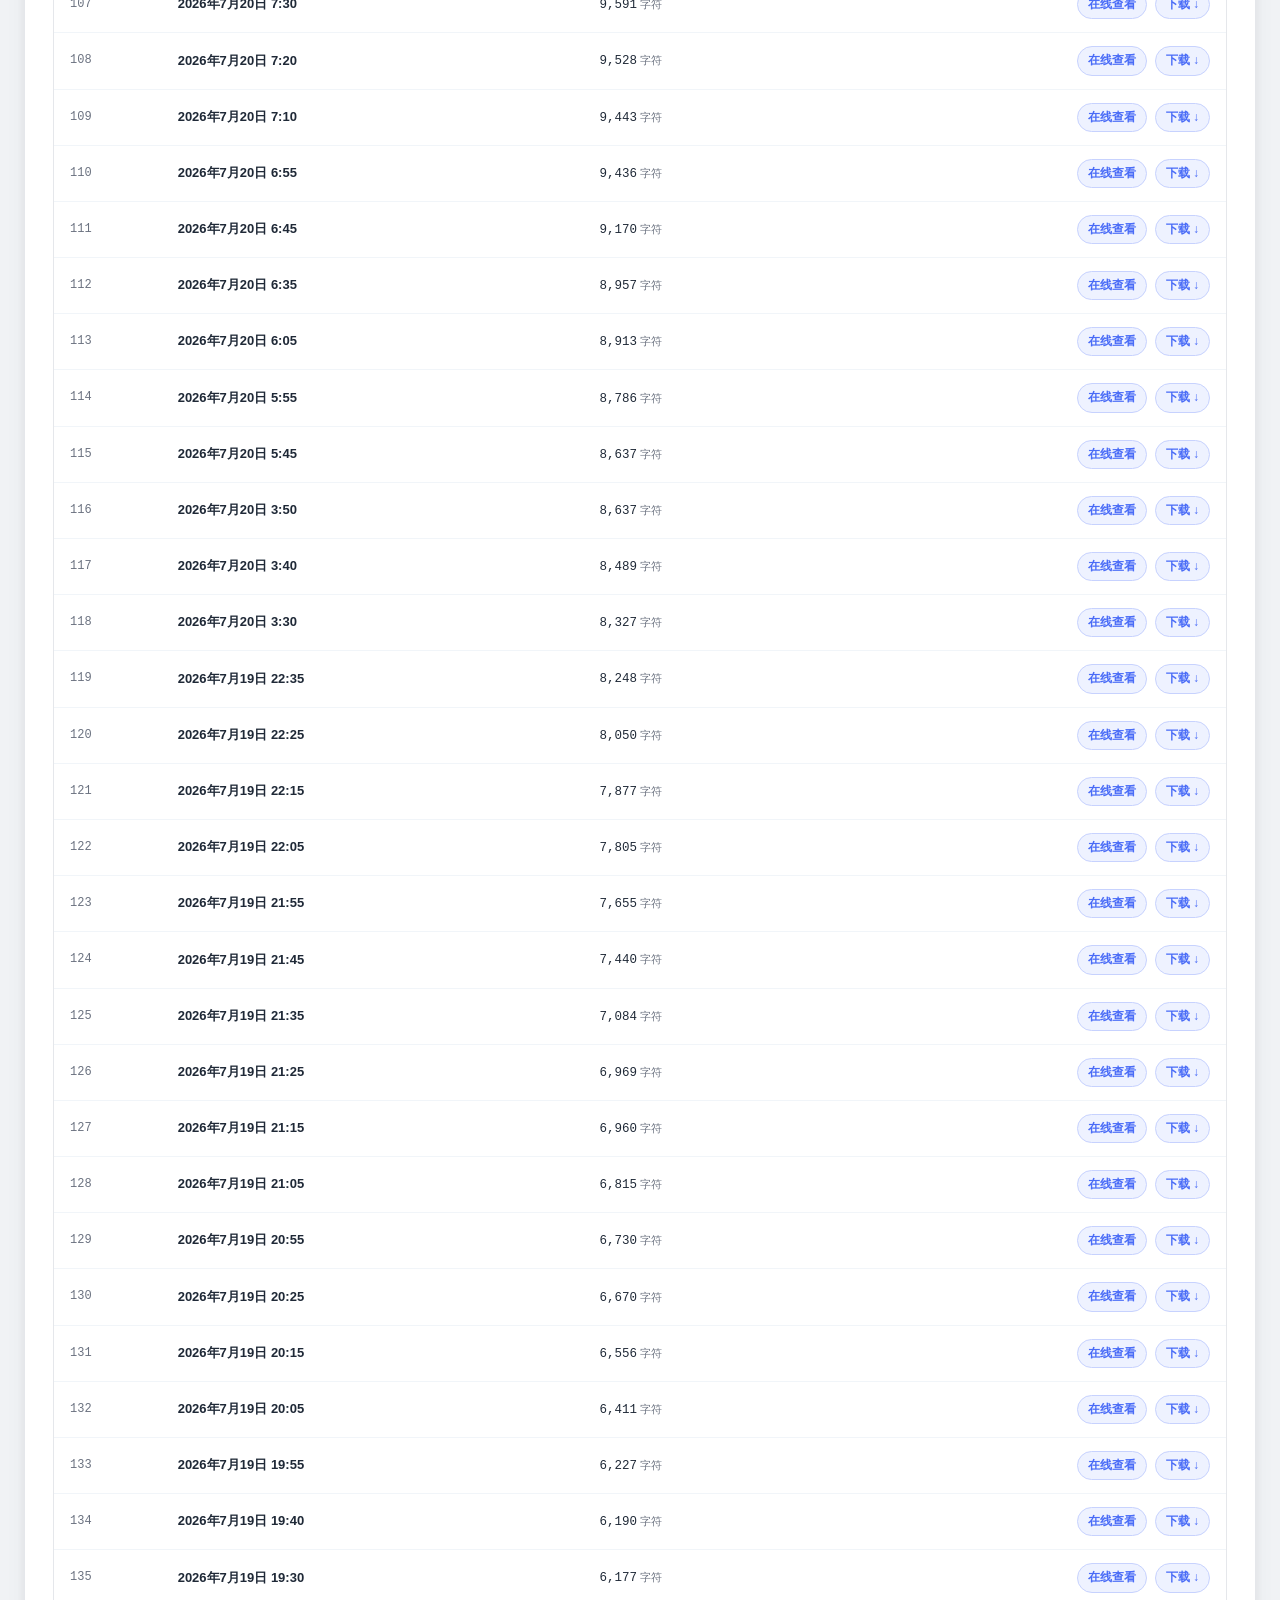
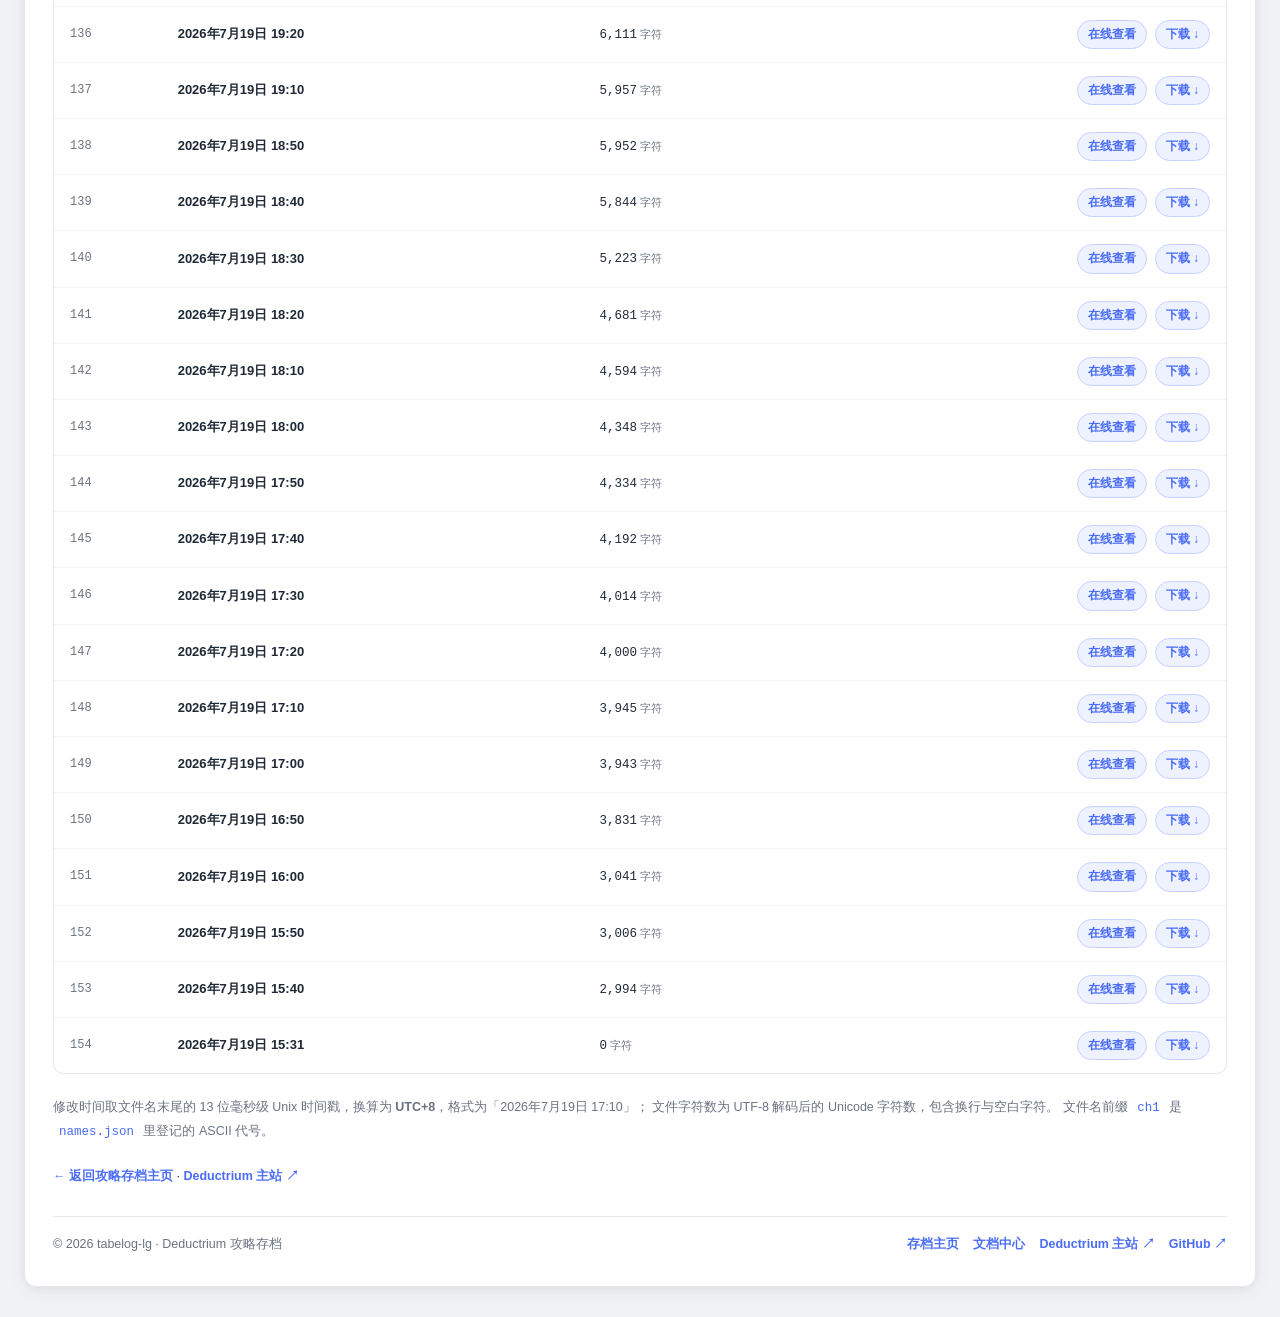
<file: docs/ch1.html>
<!DOCTYPE html>
<html lang="zh-CN">
<head>
    <meta charset="UTF-8">
    <meta name="viewport" content="width=device-width, initial-scale=1.0">
    <title>第一章 命题逻辑 · 存档历史</title>
    <meta name="description" content="第一章 命题逻辑 的全部历史存档：修改时间与文件字符数。">
    <link rel="icon" href="data:,">
    <link rel="stylesheet" href="../assets/site.css">
    <link rel="stylesheet" href="../assets/walkthrough.css">
    <script src="../assets/site.js" defer></script>
</head>
<body class="page-walkthrough has-site-nav" data-section="walkthrough">
    <header class="site-nav">
        <a class="site-nav__brand" href="../index.html">
            <span class="site-nav__mark">t</span>
            <span>攻略<span class="site-nav__dot">.</span>存档</span>
        </a>
        <nav class="site-nav__links" aria-label="主导航">
            <a href="../index.html" data-nav="walkthrough">存档主页</a>
            <a href="../index.html#docs" data-nav="docs">文档中心</a>
            <a href="https://tabelog-lg.github.io/deductrium/" data-nav="deductrium" target="_blank" rel="noopener">Deductrium 主站 ↗</a>
        </nav>
        <a class="site-nav__repo" href="https://github.com/tabelog-lg/deductrium-walkthrough" target="_blank" rel="noopener">GitHub ↗</a>
    </header>
    <div class="container">
        <div class="site-crumb">
            <a href="https://tabelog-lg.github.io/deductrium/">原站 · Deductrium</a><span class="sep">›</span><a href="../index.html">攻略存档</a><span class="sep">›</span><span class="cur">第一章 命题逻辑</span>
        </div>
        <div class="header">
            <h1><span class="icon">🗂</span> 第一章 命题逻辑</h1>
            <p>攻略文档中心页 · 全部历史存档记录</p>
        </div>

        <div class="wk-meta">
            <div class="wk-meta__item"><span class="k">原文网页</span><a class="v" href="https://hedgedoc.envs.net/IU_LnfotQT2iZjdZId9YFw" target="_blank" rel="noopener">打开攻略 ↗</a></div>
            <div class="wk-meta__item"><span class="k">历史存档</span><span class="v">154 <small>份</small></span></div>
            <div class="wk-meta__item"><span class="k">最新修改</span><span class="v" style="font-size:13.5px">2026年11月6日 3:38</span></div>
            <div class="wk-meta__item"><span class="k">最新字符数</span><span class="v">12,841</span></div>
        </div>

        <div class="wk-block">
            <div class="section-header">
                <h2>🕘 全部历史记录</h2>
                <span class="hint">按修改时间倒序</span>
            </div>
            <div class="wk-table-wrap">
                <table class="wk-table wk-history">
                    <thead>
                        <tr>
                            <th class="col-num">#</th>
                            <th class="col-time">修改时间（UTC+8）</th>
                            <th class="col-chars">文件字符数</th>
                            <th class="col-actions">文件</th>
                        </tr>
                    </thead>
                    <tbody>
                <tr>
                    <td class="col-num">01</td>
                    <td class="col-time"><span class="wk-time">2026年11月6日 3:38</span><span class="wk-new">最新</span></td>
                    <td class="col-chars"><span class="wk-chars">12,841<small>字符</small></span></td>
                    <td class="col-actions">
                        <span class="wk-actions">
                            <a href="../view.html?f=archives/ch1_1793907529136.md">在线查看</a>
                            <a href="../archives/ch1_1793907529136.md" download>下载 ↓</a>
                        </span>
                    </td>
                </tr>
                <tr>
                    <td class="col-num">02</td>
                    <td class="col-time"><span class="wk-time">2026年10月24日 18:48</span></td>
                    <td class="col-chars"><span class="wk-chars">12,736<small>字符</small></span></td>
                    <td class="col-actions">
                        <span class="wk-actions">
                            <a href="../view.html?f=archives/ch1_1792838903812.md">在线查看</a>
                            <a href="../archives/ch1_1792838903812.md" download>下载 ↓</a>
                        </span>
                    </td>
                </tr>
                <tr>
                    <td class="col-num">03</td>
                    <td class="col-time"><span class="wk-time">2026年10月24日 18:38</span></td>
                    <td class="col-chars"><span class="wk-chars">12,730<small>字符</small></span></td>
                    <td class="col-actions">
                        <span class="wk-actions">
                            <a href="../view.html?f=archives/ch1_1792838304316.md">在线查看</a>
                            <a href="../archives/ch1_1792838304316.md" download>下载 ↓</a>
                        </span>
                    </td>
                </tr>
                <tr>
                    <td class="col-num">04</td>
                    <td class="col-time"><span class="wk-time">2026年10月24日 18:28</span></td>
                    <td class="col-chars"><span class="wk-chars">12,781<small>字符</small></span></td>
                    <td class="col-actions">
                        <span class="wk-actions">
                            <a href="../view.html?f=archives/ch1_1792837705027.md">在线查看</a>
                            <a href="../archives/ch1_1792837705027.md" download>下载 ↓</a>
                        </span>
                    </td>
                </tr>
                <tr>
                    <td class="col-num">05</td>
                    <td class="col-time"><span class="wk-time">2026年10月24日 18:21</span></td>
                    <td class="col-chars"><span class="wk-chars">0<small>字符</small></span></td>
                    <td class="col-actions">
                        <span class="wk-actions">
                            <a href="../view.html?f=archives/ch1_1792837292162.md">在线查看</a>
                            <a href="../archives/ch1_1792837292162.md" download>下载 ↓</a>
                        </span>
                    </td>
                </tr>
                <tr>
                    <td class="col-num">06</td>
                    <td class="col-time"><span class="wk-time">2026年10月1日 14:54</span></td>
                    <td class="col-chars"><span class="wk-chars">12,745<small>字符</small></span></td>
                    <td class="col-actions">
                        <span class="wk-actions">
                            <a href="../view.html?f=archives/ch1_1790837688652.md">在线查看</a>
                            <a href="../archives/ch1_1790837688652.md" download>下载 ↓</a>
                        </span>
                    </td>
                </tr>
                <tr>
                    <td class="col-num">07</td>
                    <td class="col-time"><span class="wk-time">2026年10月1日 14:44</span></td>
                    <td class="col-chars"><span class="wk-chars">12,696<small>字符</small></span></td>
                    <td class="col-actions">
                        <span class="wk-actions">
                            <a href="../view.html?f=archives/ch1_1790837088626.md">在线查看</a>
                            <a href="../archives/ch1_1790837088626.md" download>下载 ↓</a>
                        </span>
                    </td>
                </tr>
                <tr>
                    <td class="col-num">08</td>
                    <td class="col-time"><span class="wk-time">2026年8月14日 15:25</span></td>
                    <td class="col-chars"><span class="wk-chars">12,692<small>字符</small></span></td>
                    <td class="col-actions">
                        <span class="wk-actions">
                            <a href="../view.html?f=archives/ch1_1786692330115.md">在线查看</a>
                            <a href="../archives/ch1_1786692330115.md" download>下载 ↓</a>
                        </span>
                    </td>
                </tr>
                <tr>
                    <td class="col-num">09</td>
                    <td class="col-time"><span class="wk-time">2026年8月13日 15:50</span></td>
                    <td class="col-chars"><span class="wk-chars">12,692<small>字符</small></span></td>
                    <td class="col-actions">
                        <span class="wk-actions">
                            <a href="../view.html?f=archives/ch1_1786607436783.md">在线查看</a>
                            <a href="../archives/ch1_1786607436783.md" download>下载 ↓</a>
                        </span>
                    </td>
                </tr>
                <tr>
                    <td class="col-num">10</td>
                    <td class="col-time"><span class="wk-time">2026年8月11日 15:00</span></td>
                    <td class="col-chars"><span class="wk-chars">12,648<small>字符</small></span></td>
                    <td class="col-actions">
                        <span class="wk-actions">
                            <a href="../view.html?f=archives/ch1_1786431633997.md">在线查看</a>
                            <a href="../archives/ch1_1786431633997.md" download>下载 ↓</a>
                        </span>
                    </td>
                </tr>
                <tr>
                    <td class="col-num">11</td>
                    <td class="col-time"><span class="wk-time">2026年8月8日 18:50</span></td>
                    <td class="col-chars"><span class="wk-chars">12,604<small>字符</small></span></td>
                    <td class="col-actions">
                        <span class="wk-actions">
                            <a href="../view.html?f=archives/ch1_1786186223070.md">在线查看</a>
                            <a href="../archives/ch1_1786186223070.md" download>下载 ↓</a>
                        </span>
                    </td>
                </tr>
                <tr>
                    <td class="col-num">12</td>
                    <td class="col-time"><span class="wk-time">2026年8月5日 12:40</span></td>
                    <td class="col-chars"><span class="wk-chars">12,531<small>字符</small></span></td>
                    <td class="col-actions">
                        <span class="wk-actions">
                            <a href="../view.html?f=archives/ch1_1785904832834.md">在线查看</a>
                            <a href="../archives/ch1_1785904832834.md" download>下载 ↓</a>
                        </span>
                    </td>
                </tr>
                <tr>
                    <td class="col-num">13</td>
                    <td class="col-time"><span class="wk-time">2026年7月28日 20:35</span></td>
                    <td class="col-chars"><span class="wk-chars">12,534<small>字符</small></span></td>
                    <td class="col-actions">
                        <span class="wk-actions">
                            <a href="../view.html?f=archives/ch1_1785242120413.md">在线查看</a>
                            <a href="../archives/ch1_1785242120413.md" download>下载 ↓</a>
                        </span>
                    </td>
                </tr>
                <tr>
                    <td class="col-num">14</td>
                    <td class="col-time"><span class="wk-time">2026年7月23日 21:50</span></td>
                    <td class="col-chars"><span class="wk-chars">12,490<small>字符</small></span></td>
                    <td class="col-actions">
                        <span class="wk-actions">
                            <a href="../view.html?f=archives/ch1_1784814624341.md">在线查看</a>
                            <a href="../archives/ch1_1784814624341.md" download>下载 ↓</a>
                        </span>
                    </td>
                </tr>
                <tr>
                    <td class="col-num">15</td>
                    <td class="col-time"><span class="wk-time">2026年7月23日 10:35</span></td>
                    <td class="col-chars"><span class="wk-chars">12,446<small>字符</small></span></td>
                    <td class="col-actions">
                        <span class="wk-actions">
                            <a href="../view.html?f=archives/ch1_1784774122450.md">在线查看</a>
                            <a href="../archives/ch1_1784774122450.md" download>下载 ↓</a>
                        </span>
                    </td>
                </tr>
                <tr>
                    <td class="col-num">16</td>
                    <td class="col-time"><span class="wk-time">2026年7月23日 8:00</span></td>
                    <td class="col-chars"><span class="wk-chars">12,450<small>字符</small></span></td>
                    <td class="col-actions">
                        <span class="wk-actions">
                            <a href="../view.html?f=archives/ch1_1784764819730.md">在线查看</a>
                            <a href="../archives/ch1_1784764819730.md" download>下载 ↓</a>
                        </span>
                    </td>
                </tr>
                <tr>
                    <td class="col-num">17</td>
                    <td class="col-time"><span class="wk-time">2026年7月23日 7:50</span></td>
                    <td class="col-chars"><span class="wk-chars">12,306<small>字符</small></span></td>
                    <td class="col-actions">
                        <span class="wk-actions">
                            <a href="../view.html?f=archives/ch1_1784764219640.md">在线查看</a>
                            <a href="../archives/ch1_1784764219640.md" download>下载 ↓</a>
                        </span>
                    </td>
                </tr>
                <tr>
                    <td class="col-num">18</td>
                    <td class="col-time"><span class="wk-time">2026年7月22日 15:05</span></td>
                    <td class="col-chars"><span class="wk-chars">12,172<small>字符</small></span></td>
                    <td class="col-actions">
                        <span class="wk-actions">
                            <a href="../view.html?f=archives/ch1_1784703925833.md">在线查看</a>
                            <a href="../archives/ch1_1784703925833.md" download>下载 ↓</a>
                        </span>
                    </td>
                </tr>
                <tr>
                    <td class="col-num">19</td>
                    <td class="col-time"><span class="wk-time">2026年7月22日 14:55</span></td>
                    <td class="col-chars"><span class="wk-chars">12,174<small>字符</small></span></td>
                    <td class="col-actions">
                        <span class="wk-actions">
                            <a href="../view.html?f=archives/ch1_1784703325962.md">在线查看</a>
                            <a href="../archives/ch1_1784703325962.md" download>下载 ↓</a>
                        </span>
                    </td>
                </tr>
                <tr>
                    <td class="col-num">20</td>
                    <td class="col-time"><span class="wk-time">2026年7月22日 14:45</span></td>
                    <td class="col-chars"><span class="wk-chars">12,145<small>字符</small></span></td>
                    <td class="col-actions">
                        <span class="wk-actions">
                            <a href="../view.html?f=archives/ch1_1784702725870.md">在线查看</a>
                            <a href="../archives/ch1_1784702725870.md" download>下载 ↓</a>
                        </span>
                    </td>
                </tr>
                <tr>
                    <td class="col-num">21</td>
                    <td class="col-time"><span class="wk-time">2026年7月22日 12:15</span></td>
                    <td class="col-chars"><span class="wk-chars">12,125<small>字符</small></span></td>
                    <td class="col-actions">
                        <span class="wk-actions">
                            <a href="../view.html?f=archives/ch1_1784693720451.md">在线查看</a>
                            <a href="../archives/ch1_1784693720451.md" download>下载 ↓</a>
                        </span>
                    </td>
                </tr>
                <tr>
                    <td class="col-num">22</td>
                    <td class="col-time"><span class="wk-time">2026年7月22日 12:05</span></td>
                    <td class="col-chars"><span class="wk-chars">12,129<small>字符</small></span></td>
                    <td class="col-actions">
                        <span class="wk-actions">
                            <a href="../view.html?f=archives/ch1_1784693120250.md">在线查看</a>
                            <a href="../archives/ch1_1784693120250.md" download>下载 ↓</a>
                        </span>
                    </td>
                </tr>
                <tr>
                    <td class="col-num">23</td>
                    <td class="col-time"><span class="wk-time">2026年7月22日 11:55</span></td>
                    <td class="col-chars"><span class="wk-chars">12,159<small>字符</small></span></td>
                    <td class="col-actions">
                        <span class="wk-actions">
                            <a href="../view.html?f=archives/ch1_1784692520946.md">在线查看</a>
                            <a href="../archives/ch1_1784692520946.md" download>下载 ↓</a>
                        </span>
                    </td>
                </tr>
                <tr>
                    <td class="col-num">24</td>
                    <td class="col-time"><span class="wk-time">2026年7月22日 11:45</span></td>
                    <td class="col-chars"><span class="wk-chars">12,169<small>字符</small></span></td>
                    <td class="col-actions">
                        <span class="wk-actions">
                            <a href="../view.html?f=archives/ch1_1784691920305.md">在线查看</a>
                            <a href="../archives/ch1_1784691920305.md" download>下载 ↓</a>
                        </span>
                    </td>
                </tr>
                <tr>
                    <td class="col-num">25</td>
                    <td class="col-time"><span class="wk-time">2026年7月22日 11:35</span></td>
                    <td class="col-chars"><span class="wk-chars">12,180<small>字符</small></span></td>
                    <td class="col-actions">
                        <span class="wk-actions">
                            <a href="../view.html?f=archives/ch1_1784691320818.md">在线查看</a>
                            <a href="../archives/ch1_1784691320818.md" download>下载 ↓</a>
                        </span>
                    </td>
                </tr>
                <tr>
                    <td class="col-num">26</td>
                    <td class="col-time"><span class="wk-time">2026年7月22日 11:25</span></td>
                    <td class="col-chars"><span class="wk-chars">12,096<small>字符</small></span></td>
                    <td class="col-actions">
                        <span class="wk-actions">
                            <a href="../view.html?f=archives/ch1_1784690720295.md">在线查看</a>
                            <a href="../archives/ch1_1784690720295.md" download>下载 ↓</a>
                        </span>
                    </td>
                </tr>
                <tr>
                    <td class="col-num">27</td>
                    <td class="col-time"><span class="wk-time">2026年7月22日 11:10</span></td>
                    <td class="col-chars"><span class="wk-chars">12,077<small>字符</small></span></td>
                    <td class="col-actions">
                        <span class="wk-actions">
                            <a href="../view.html?f=archives/ch1_1784689829278.md">在线查看</a>
                            <a href="../archives/ch1_1784689829278.md" download>下载 ↓</a>
                        </span>
                    </td>
                </tr>
                <tr>
                    <td class="col-num">28</td>
                    <td class="col-time"><span class="wk-time">2026年7月22日 11:00</span></td>
                    <td class="col-chars"><span class="wk-chars">12,055<small>字符</small></span></td>
                    <td class="col-actions">
                        <span class="wk-actions">
                            <a href="../view.html?f=archives/ch1_1784689229359.md">在线查看</a>
                            <a href="../archives/ch1_1784689229359.md" download>下载 ↓</a>
                        </span>
                    </td>
                </tr>
                <tr>
                    <td class="col-num">29</td>
                    <td class="col-time"><span class="wk-time">2026年7月22日 10:50</span></td>
                    <td class="col-chars"><span class="wk-chars">12,047<small>字符</small></span></td>
                    <td class="col-actions">
                        <span class="wk-actions">
                            <a href="../view.html?f=archives/ch1_1784688629032.md">在线查看</a>
                            <a href="../archives/ch1_1784688629032.md" download>下载 ↓</a>
                        </span>
                    </td>
                </tr>
                <tr>
                    <td class="col-num">30</td>
                    <td class="col-time"><span class="wk-time">2026年7月22日 10:40</span></td>
                    <td class="col-chars"><span class="wk-chars">12,005<small>字符</small></span></td>
                    <td class="col-actions">
                        <span class="wk-actions">
                            <a href="../view.html?f=archives/ch1_1784688029332.md">在线查看</a>
                            <a href="../archives/ch1_1784688029332.md" download>下载 ↓</a>
                        </span>
                    </td>
                </tr>
                <tr>
                    <td class="col-num">31</td>
                    <td class="col-time"><span class="wk-time">2026年7月22日 10:30</span></td>
                    <td class="col-chars"><span class="wk-chars">12,048<small>字符</small></span></td>
                    <td class="col-actions">
                        <span class="wk-actions">
                            <a href="../view.html?f=archives/ch1_1784687429052.md">在线查看</a>
                            <a href="../archives/ch1_1784687429052.md" download>下载 ↓</a>
                        </span>
                    </td>
                </tr>
                <tr>
                    <td class="col-num">32</td>
                    <td class="col-time"><span class="wk-time">2026年7月22日 10:20</span></td>
                    <td class="col-chars"><span class="wk-chars">12,016<small>字符</small></span></td>
                    <td class="col-actions">
                        <span class="wk-actions">
                            <a href="../view.html?f=archives/ch1_1784686829262.md">在线查看</a>
                            <a href="../archives/ch1_1784686829262.md" download>下载 ↓</a>
                        </span>
                    </td>
                </tr>
                <tr>
                    <td class="col-num">33</td>
                    <td class="col-time"><span class="wk-time">2026年7月22日 10:10</span></td>
                    <td class="col-chars"><span class="wk-chars">11,966<small>字符</small></span></td>
                    <td class="col-actions">
                        <span class="wk-actions">
                            <a href="../view.html?f=archives/ch1_1784686220465.md">在线查看</a>
                            <a href="../archives/ch1_1784686220465.md" download>下载 ↓</a>
                        </span>
                    </td>
                </tr>
                <tr>
                    <td class="col-num">34</td>
                    <td class="col-time"><span class="wk-time">2026年7月22日 10:00</span></td>
                    <td class="col-chars"><span class="wk-chars">11,893<small>字符</small></span></td>
                    <td class="col-actions">
                        <span class="wk-actions">
                            <a href="../view.html?f=archives/ch1_1784685620367.md">在线查看</a>
                            <a href="../archives/ch1_1784685620367.md" download>下载 ↓</a>
                        </span>
                    </td>
                </tr>
                <tr>
                    <td class="col-num">35</td>
                    <td class="col-time"><span class="wk-time">2026年7月22日 9:50</span></td>
                    <td class="col-chars"><span class="wk-chars">12,023<small>字符</small></span></td>
                    <td class="col-actions">
                        <span class="wk-actions">
                            <a href="../view.html?f=archives/ch1_1784685020365.md">在线查看</a>
                            <a href="../archives/ch1_1784685020365.md" download>下载 ↓</a>
                        </span>
                    </td>
                </tr>
                <tr>
                    <td class="col-num">36</td>
                    <td class="col-time"><span class="wk-time">2026年7月22日 9:40</span></td>
                    <td class="col-chars"><span class="wk-chars">12,045<small>字符</small></span></td>
                    <td class="col-actions">
                        <span class="wk-actions">
                            <a href="../view.html?f=archives/ch1_1784684420290.md">在线查看</a>
                            <a href="../archives/ch1_1784684420290.md" download>下载 ↓</a>
                        </span>
                    </td>
                </tr>
                <tr>
                    <td class="col-num">37</td>
                    <td class="col-time"><span class="wk-time">2026年7月22日 9:30</span></td>
                    <td class="col-chars"><span class="wk-chars">12,013<small>字符</small></span></td>
                    <td class="col-actions">
                        <span class="wk-actions">
                            <a href="../view.html?f=archives/ch1_1784683820570.md">在线查看</a>
                            <a href="../archives/ch1_1784683820570.md" download>下载 ↓</a>
                        </span>
                    </td>
                </tr>
                <tr>
                    <td class="col-num">38</td>
                    <td class="col-time"><span class="wk-time">2026年7月22日 9:20</span></td>
                    <td class="col-chars"><span class="wk-chars">11,999<small>字符</small></span></td>
                    <td class="col-actions">
                        <span class="wk-actions">
                            <a href="../view.html?f=archives/ch1_1784683220331.md">在线查看</a>
                            <a href="../archives/ch1_1784683220331.md" download>下载 ↓</a>
                        </span>
                    </td>
                </tr>
                <tr>
                    <td class="col-num">39</td>
                    <td class="col-time"><span class="wk-time">2026年7月22日 9:10</span></td>
                    <td class="col-chars"><span class="wk-chars">11,977<small>字符</small></span></td>
                    <td class="col-actions">
                        <span class="wk-actions">
                            <a href="../view.html?f=archives/ch1_1784682622106.md">在线查看</a>
                            <a href="../archives/ch1_1784682622106.md" download>下载 ↓</a>
                        </span>
                    </td>
                </tr>
                <tr>
                    <td class="col-num">40</td>
                    <td class="col-time"><span class="wk-time">2026年7月22日 9:00</span></td>
                    <td class="col-chars"><span class="wk-chars">11,733<small>字符</small></span></td>
                    <td class="col-actions">
                        <span class="wk-actions">
                            <a href="../view.html?f=archives/ch1_1784682022506.md">在线查看</a>
                            <a href="../archives/ch1_1784682022506.md" download>下载 ↓</a>
                        </span>
                    </td>
                </tr>
                <tr>
                    <td class="col-num">41</td>
                    <td class="col-time"><span class="wk-time">2026年7月22日 8:50</span></td>
                    <td class="col-chars"><span class="wk-chars">11,574<small>字符</small></span></td>
                    <td class="col-actions">
                        <span class="wk-actions">
                            <a href="../view.html?f=archives/ch1_1784681422270.md">在线查看</a>
                            <a href="../archives/ch1_1784681422270.md" download>下载 ↓</a>
                        </span>
                    </td>
                </tr>
                <tr>
                    <td class="col-num">42</td>
                    <td class="col-time"><span class="wk-time">2026年7月22日 8:40</span></td>
                    <td class="col-chars"><span class="wk-chars">11,403<small>字符</small></span></td>
                    <td class="col-actions">
                        <span class="wk-actions">
                            <a href="../view.html?f=archives/ch1_1784680822464.md">在线查看</a>
                            <a href="../archives/ch1_1784680822464.md" download>下载 ↓</a>
                        </span>
                    </td>
                </tr>
                <tr>
                    <td class="col-num">43</td>
                    <td class="col-time"><span class="wk-time">2026年7月22日 8:30</span></td>
                    <td class="col-chars"><span class="wk-chars">11,266<small>字符</small></span></td>
                    <td class="col-actions">
                        <span class="wk-actions">
                            <a href="../view.html?f=archives/ch1_1784680222497.md">在线查看</a>
                            <a href="../archives/ch1_1784680222497.md" download>下载 ↓</a>
                        </span>
                    </td>
                </tr>
                <tr>
                    <td class="col-num">44</td>
                    <td class="col-time"><span class="wk-time">2026年7月22日 8:20</span></td>
                    <td class="col-chars"><span class="wk-chars">11,288<small>字符</small></span></td>
                    <td class="col-actions">
                        <span class="wk-actions">
                            <a href="../view.html?f=archives/ch1_1784679622171.md">在线查看</a>
                            <a href="../archives/ch1_1784679622171.md" download>下载 ↓</a>
                        </span>
                    </td>
                </tr>
                <tr>
                    <td class="col-num">45</td>
                    <td class="col-time"><span class="wk-time">2026年7月22日 8:10</span></td>
                    <td class="col-chars"><span class="wk-chars">11,119<small>字符</small></span></td>
                    <td class="col-actions">
                        <span class="wk-actions">
                            <a href="../view.html?f=archives/ch1_1784679020163.md">在线查看</a>
                            <a href="../archives/ch1_1784679020163.md" download>下载 ↓</a>
                        </span>
                    </td>
                </tr>
                <tr>
                    <td class="col-num">46</td>
                    <td class="col-time"><span class="wk-time">2026年7月21日 17:30</span></td>
                    <td class="col-chars"><span class="wk-chars">11,087<small>字符</small></span></td>
                    <td class="col-actions">
                        <span class="wk-actions">
                            <a href="../view.html?f=archives/ch1_1784626220339.md">在线查看</a>
                            <a href="../archives/ch1_1784626220339.md" download>下载 ↓</a>
                        </span>
                    </td>
                </tr>
                <tr>
                    <td class="col-num">47</td>
                    <td class="col-time"><span class="wk-time">2026年7月21日 17:20</span></td>
                    <td class="col-chars"><span class="wk-chars">11,375<small>字符</small></span></td>
                    <td class="col-actions">
                        <span class="wk-actions">
                            <a href="../view.html?f=archives/ch1_1784625620391.md">在线查看</a>
                            <a href="../archives/ch1_1784625620391.md" download>下载 ↓</a>
                        </span>
                    </td>
                </tr>
                <tr>
                    <td class="col-num">48</td>
                    <td class="col-time"><span class="wk-time">2026年7月21日 17:05</span></td>
                    <td class="col-chars"><span class="wk-chars">11,479<small>字符</small></span></td>
                    <td class="col-actions">
                        <span class="wk-actions">
                            <a href="../view.html?f=archives/ch1_1784624721039.md">在线查看</a>
                            <a href="../archives/ch1_1784624721039.md" download>下载 ↓</a>
                        </span>
                    </td>
                </tr>
                <tr>
                    <td class="col-num">49</td>
                    <td class="col-time"><span class="wk-time">2026年7月21日 16:40</span></td>
                    <td class="col-chars"><span class="wk-chars">11,468<small>字符</small></span></td>
                    <td class="col-actions">
                        <span class="wk-actions">
                            <a href="../view.html?f=archives/ch1_1784623221420.md">在线查看</a>
                            <a href="../archives/ch1_1784623221420.md" download>下载 ↓</a>
                        </span>
                    </td>
                </tr>
                <tr>
                    <td class="col-num">50</td>
                    <td class="col-time"><span class="wk-time">2026年7月21日 15:05</span></td>
                    <td class="col-chars"><span class="wk-chars">11,456<small>字符</small></span></td>
                    <td class="col-actions">
                        <span class="wk-actions">
                            <a href="../view.html?f=archives/ch1_1784617524491.md">在线查看</a>
                            <a href="../archives/ch1_1784617524491.md" download>下载 ↓</a>
                        </span>
                    </td>
                </tr>
                <tr>
                    <td class="col-num">51</td>
                    <td class="col-time"><span class="wk-time">2026年7月21日 11:00</span></td>
                    <td class="col-chars"><span class="wk-chars">11,455<small>字符</small></span></td>
                    <td class="col-actions">
                        <span class="wk-actions">
                            <a href="../view.html?f=archives/ch1_1784602823262.md">在线查看</a>
                            <a href="../archives/ch1_1784602823262.md" download>下载 ↓</a>
                        </span>
                    </td>
                </tr>
                <tr>
                    <td class="col-num">52</td>
                    <td class="col-time"><span class="wk-time">2026年7月21日 10:25</span></td>
                    <td class="col-chars"><span class="wk-chars">11,501<small>字符</small></span></td>
                    <td class="col-actions">
                        <span class="wk-actions">
                            <a href="../view.html?f=archives/ch1_1784600723514.md">在线查看</a>
                            <a href="../archives/ch1_1784600723514.md" download>下载 ↓</a>
                        </span>
                    </td>
                </tr>
                <tr>
                    <td class="col-num">53</td>
                    <td class="col-time"><span class="wk-time">2026年7月20日 17:15</span></td>
                    <td class="col-chars"><span class="wk-chars">11,493<small>字符</small></span></td>
                    <td class="col-actions">
                        <span class="wk-actions">
                            <a href="../view.html?f=archives/ch1_1784538931735.md">在线查看</a>
                            <a href="../archives/ch1_1784538931735.md" download>下载 ↓</a>
                        </span>
                    </td>
                </tr>
                <tr>
                    <td class="col-num">54</td>
                    <td class="col-time"><span class="wk-time">2026年7月20日 17:05</span></td>
                    <td class="col-chars"><span class="wk-chars">11,452<small>字符</small></span></td>
                    <td class="col-actions">
                        <span class="wk-actions">
                            <a href="../view.html?f=archives/ch1_1784538333315.md">在线查看</a>
                            <a href="../archives/ch1_1784538333315.md" download>下载 ↓</a>
                        </span>
                    </td>
                </tr>
                <tr>
                    <td class="col-num">55</td>
                    <td class="col-time"><span class="wk-time">2026年7月20日 16:55</span></td>
                    <td class="col-chars"><span class="wk-chars">11,408<small>字符</small></span></td>
                    <td class="col-actions">
                        <span class="wk-actions">
                            <a href="../view.html?f=archives/ch1_1784537731983.md">在线查看</a>
                            <a href="../archives/ch1_1784537731983.md" download>下载 ↓</a>
                        </span>
                    </td>
                </tr>
                <tr>
                    <td class="col-num">56</td>
                    <td class="col-time"><span class="wk-time">2026年7月20日 16:45</span></td>
                    <td class="col-chars"><span class="wk-chars">11,285<small>字符</small></span></td>
                    <td class="col-actions">
                        <span class="wk-actions">
                            <a href="../view.html?f=archives/ch1_1784537135045.md">在线查看</a>
                            <a href="../archives/ch1_1784537135045.md" download>下载 ↓</a>
                        </span>
                    </td>
                </tr>
                <tr>
                    <td class="col-num">57</td>
                    <td class="col-time"><span class="wk-time">2026年7月20日 16:25</span></td>
                    <td class="col-chars"><span class="wk-chars">11,063<small>字符</small></span></td>
                    <td class="col-actions">
                        <span class="wk-actions">
                            <a href="../view.html?f=archives/ch1_1784535934856.md">在线查看</a>
                            <a href="../archives/ch1_1784535934856.md" download>下载 ↓</a>
                        </span>
                    </td>
                </tr>
                <tr>
                    <td class="col-num">58</td>
                    <td class="col-time"><span class="wk-time">2026年7月20日 16:15</span></td>
                    <td class="col-chars"><span class="wk-chars">11,001<small>字符</small></span></td>
                    <td class="col-actions">
                        <span class="wk-actions">
                            <a href="../view.html?f=archives/ch1_1784535336896.md">在线查看</a>
                            <a href="../archives/ch1_1784535336896.md" download>下载 ↓</a>
                        </span>
                    </td>
                </tr>
                <tr>
                    <td class="col-num">59</td>
                    <td class="col-time"><span class="wk-time">2026年7月20日 16:05</span></td>
                    <td class="col-chars"><span class="wk-chars">11,239<small>字符</small></span></td>
                    <td class="col-actions">
                        <span class="wk-actions">
                            <a href="../view.html?f=archives/ch1_1784534735266.md">在线查看</a>
                            <a href="../archives/ch1_1784534735266.md" download>下载 ↓</a>
                        </span>
                    </td>
                </tr>
                <tr>
                    <td class="col-num">60</td>
                    <td class="col-time"><span class="wk-time">2026年7月20日 15:55</span></td>
                    <td class="col-chars"><span class="wk-chars">11,717<small>字符</small></span></td>
                    <td class="col-actions">
                        <span class="wk-actions">
                            <a href="../view.html?f=archives/ch1_1784534132300.md">在线查看</a>
                            <a href="../archives/ch1_1784534132300.md" download>下载 ↓</a>
                        </span>
                    </td>
                </tr>
                <tr>
                    <td class="col-num">61</td>
                    <td class="col-time"><span class="wk-time">2026年7月20日 15:45</span></td>
                    <td class="col-chars"><span class="wk-chars">11,699<small>字符</small></span></td>
                    <td class="col-actions">
                        <span class="wk-actions">
                            <a href="../view.html?f=archives/ch1_1784533527739.md">在线查看</a>
                            <a href="../archives/ch1_1784533527739.md" download>下载 ↓</a>
                        </span>
                    </td>
                </tr>
                <tr>
                    <td class="col-num">62</td>
                    <td class="col-time"><span class="wk-time">2026年7月20日 15:35</span></td>
                    <td class="col-chars"><span class="wk-chars">12,770<small>字符</small></span></td>
                    <td class="col-actions">
                        <span class="wk-actions">
                            <a href="../view.html?f=archives/ch1_1784532919749.md">在线查看</a>
                            <a href="../archives/ch1_1784532919749.md" download>下载 ↓</a>
                        </span>
                    </td>
                </tr>
                <tr>
                    <td class="col-num">63</td>
                    <td class="col-time"><span class="wk-time">2026年7月20日 15:15</span></td>
                    <td class="col-chars"><span class="wk-chars">13,141<small>字符</small></span></td>
                    <td class="col-actions">
                        <span class="wk-actions">
                            <a href="../view.html?f=archives/ch1_1784531720102.md">在线查看</a>
                            <a href="../archives/ch1_1784531720102.md" download>下载 ↓</a>
                        </span>
                    </td>
                </tr>
                <tr>
                    <td class="col-num">64</td>
                    <td class="col-time"><span class="wk-time">2026年7月20日 15:05</span></td>
                    <td class="col-chars"><span class="wk-chars">13,126<small>字符</small></span></td>
                    <td class="col-actions">
                        <span class="wk-actions">
                            <a href="../view.html?f=archives/ch1_1784531125956.md">在线查看</a>
                            <a href="../archives/ch1_1784531125956.md" download>下载 ↓</a>
                        </span>
                    </td>
                </tr>
                <tr>
                    <td class="col-num">65</td>
                    <td class="col-time"><span class="wk-time">2026年7月20日 14:55</span></td>
                    <td class="col-chars"><span class="wk-chars">13,072<small>字符</small></span></td>
                    <td class="col-actions">
                        <span class="wk-actions">
                            <a href="../view.html?f=archives/ch1_1784530525790.md">在线查看</a>
                            <a href="../archives/ch1_1784530525790.md" download>下载 ↓</a>
                        </span>
                    </td>
                </tr>
                <tr>
                    <td class="col-num">66</td>
                    <td class="col-time"><span class="wk-time">2026年7月20日 14:45</span></td>
                    <td class="col-chars"><span class="wk-chars">13,072<small>字符</small></span></td>
                    <td class="col-actions">
                        <span class="wk-actions">
                            <a href="../view.html?f=archives/ch1_1784529925754.md">在线查看</a>
                            <a href="../archives/ch1_1784529925754.md" download>下载 ↓</a>
                        </span>
                    </td>
                </tr>
                <tr>
                    <td class="col-num">67</td>
                    <td class="col-time"><span class="wk-time">2026年7月20日 14:35</span></td>
                    <td class="col-chars"><span class="wk-chars">13,072<small>字符</small></span></td>
                    <td class="col-actions">
                        <span class="wk-actions">
                            <a href="../view.html?f=archives/ch1_1784529325704.md">在线查看</a>
                            <a href="../archives/ch1_1784529325704.md" download>下载 ↓</a>
                        </span>
                    </td>
                </tr>
                <tr>
                    <td class="col-num">68</td>
                    <td class="col-time"><span class="wk-time">2026年7月20日 14:25</span></td>
                    <td class="col-chars"><span class="wk-chars">13,072<small>字符</small></span></td>
                    <td class="col-actions">
                        <span class="wk-actions">
                            <a href="../view.html?f=archives/ch1_1784528725447.md">在线查看</a>
                            <a href="../archives/ch1_1784528725447.md" download>下载 ↓</a>
                        </span>
                    </td>
                </tr>
                <tr>
                    <td class="col-num">69</td>
                    <td class="col-time"><span class="wk-time">2026年7月20日 14:15</span></td>
                    <td class="col-chars"><span class="wk-chars">13,072<small>字符</small></span></td>
                    <td class="col-actions">
                        <span class="wk-actions">
                            <a href="../view.html?f=archives/ch1_1784528126527.md">在线查看</a>
                            <a href="../archives/ch1_1784528126527.md" download>下载 ↓</a>
                        </span>
                    </td>
                </tr>
                <tr>
                    <td class="col-num">70</td>
                    <td class="col-time"><span class="wk-time">2026年7月20日 14:05</span></td>
                    <td class="col-chars"><span class="wk-chars">13,072<small>字符</small></span></td>
                    <td class="col-actions">
                        <span class="wk-actions">
                            <a href="../view.html?f=archives/ch1_1784527524363.md">在线查看</a>
                            <a href="../archives/ch1_1784527524363.md" download>下载 ↓</a>
                        </span>
                    </td>
                </tr>
                <tr>
                    <td class="col-num">71</td>
                    <td class="col-time"><span class="wk-time">2026年7月20日 13:55</span></td>
                    <td class="col-chars"><span class="wk-chars">13,095<small>字符</small></span></td>
                    <td class="col-actions">
                        <span class="wk-actions">
                            <a href="../view.html?f=archives/ch1_1784526920750.md">在线查看</a>
                            <a href="../archives/ch1_1784526920750.md" download>下载 ↓</a>
                        </span>
                    </td>
                </tr>
                <tr>
                    <td class="col-num">72</td>
                    <td class="col-time"><span class="wk-time">2026年7月20日 13:45</span></td>
                    <td class="col-chars"><span class="wk-chars">13,095<small>字符</small></span></td>
                    <td class="col-actions">
                        <span class="wk-actions">
                            <a href="../view.html?f=archives/ch1_1784526320676.md">在线查看</a>
                            <a href="../archives/ch1_1784526320676.md" download>下载 ↓</a>
                        </span>
                    </td>
                </tr>
                <tr>
                    <td class="col-num">73</td>
                    <td class="col-time"><span class="wk-time">2026年7月20日 13:35</span></td>
                    <td class="col-chars"><span class="wk-chars">13,095<small>字符</small></span></td>
                    <td class="col-actions">
                        <span class="wk-actions">
                            <a href="../view.html?f=archives/ch1_1784525720891.md">在线查看</a>
                            <a href="../archives/ch1_1784525720891.md" download>下载 ↓</a>
                        </span>
                    </td>
                </tr>
                <tr>
                    <td class="col-num">74</td>
                    <td class="col-time"><span class="wk-time">2026年7月20日 13:25</span></td>
                    <td class="col-chars"><span class="wk-chars">13,095<small>字符</small></span></td>
                    <td class="col-actions">
                        <span class="wk-actions">
                            <a href="../view.html?f=archives/ch1_1784525120926.md">在线查看</a>
                            <a href="../archives/ch1_1784525120926.md" download>下载 ↓</a>
                        </span>
                    </td>
                </tr>
                <tr>
                    <td class="col-num">75</td>
                    <td class="col-time"><span class="wk-time">2026年7月20日 13:15</span></td>
                    <td class="col-chars"><span class="wk-chars">13,099<small>字符</small></span></td>
                    <td class="col-actions">
                        <span class="wk-actions">
                            <a href="../view.html?f=archives/ch1_1784524521569.md">在线查看</a>
                            <a href="../archives/ch1_1784524521569.md" download>下载 ↓</a>
                        </span>
                    </td>
                </tr>
                <tr>
                    <td class="col-num">76</td>
                    <td class="col-time"><span class="wk-time">2026年7月20日 13:05</span></td>
                    <td class="col-chars"><span class="wk-chars">13,099<small>字符</small></span></td>
                    <td class="col-actions">
                        <span class="wk-actions">
                            <a href="../view.html?f=archives/ch1_1784523922511.md">在线查看</a>
                            <a href="../archives/ch1_1784523922511.md" download>下载 ↓</a>
                        </span>
                    </td>
                </tr>
                <tr>
                    <td class="col-num">77</td>
                    <td class="col-time"><span class="wk-time">2026年7月20日 12:55</span></td>
                    <td class="col-chars"><span class="wk-chars">13,099<small>字符</small></span></td>
                    <td class="col-actions">
                        <span class="wk-actions">
                            <a href="../view.html?f=archives/ch1_1784523322574.md">在线查看</a>
                            <a href="../archives/ch1_1784523322574.md" download>下载 ↓</a>
                        </span>
                    </td>
                </tr>
                <tr>
                    <td class="col-num">78</td>
                    <td class="col-time"><span class="wk-time">2026年7月20日 12:45</span></td>
                    <td class="col-chars"><span class="wk-chars">13,068<small>字符</small></span></td>
                    <td class="col-actions">
                        <span class="wk-actions">
                            <a href="../view.html?f=archives/ch1_1784522722533.md">在线查看</a>
                            <a href="../archives/ch1_1784522722533.md" download>下载 ↓</a>
                        </span>
                    </td>
                </tr>
                <tr>
                    <td class="col-num">79</td>
                    <td class="col-time"><span class="wk-time">2026年7月20日 12:35</span></td>
                    <td class="col-chars"><span class="wk-chars">13,068<small>字符</small></span></td>
                    <td class="col-actions">
                        <span class="wk-actions">
                            <a href="../view.html?f=archives/ch1_1784522122463.md">在线查看</a>
                            <a href="../archives/ch1_1784522122463.md" download>下载 ↓</a>
                        </span>
                    </td>
                </tr>
                <tr>
                    <td class="col-num">80</td>
                    <td class="col-time"><span class="wk-time">2026年7月20日 12:25</span></td>
                    <td class="col-chars"><span class="wk-chars">13,053<small>字符</small></span></td>
                    <td class="col-actions">
                        <span class="wk-actions">
                            <a href="../view.html?f=archives/ch1_1784521522642.md">在线查看</a>
                            <a href="../archives/ch1_1784521522642.md" download>下载 ↓</a>
                        </span>
                    </td>
                </tr>
                <tr>
                    <td class="col-num">81</td>
                    <td class="col-time"><span class="wk-time">2026年7月20日 12:15</span></td>
                    <td class="col-chars"><span class="wk-chars">17,037<small>字符</small></span></td>
                    <td class="col-actions">
                        <span class="wk-actions">
                            <a href="../view.html?f=archives/ch1_1784520923026.md">在线查看</a>
                            <a href="../archives/ch1_1784520923026.md" download>下载 ↓</a>
                        </span>
                    </td>
                </tr>
                <tr>
                    <td class="col-num">82</td>
                    <td class="col-time"><span class="wk-time">2026年7月20日 12:05</span></td>
                    <td class="col-chars"><span class="wk-chars">16,895<small>字符</small></span></td>
                    <td class="col-actions">
                        <span class="wk-actions">
                            <a href="../view.html?f=archives/ch1_1784520320584.md">在线查看</a>
                            <a href="../archives/ch1_1784520320584.md" download>下载 ↓</a>
                        </span>
                    </td>
                </tr>
                <tr>
                    <td class="col-num">83</td>
                    <td class="col-time"><span class="wk-time">2026年7月20日 11:55</span></td>
                    <td class="col-chars"><span class="wk-chars">16,622<small>字符</small></span></td>
                    <td class="col-actions">
                        <span class="wk-actions">
                            <a href="../view.html?f=archives/ch1_1784519720512.md">在线查看</a>
                            <a href="../archives/ch1_1784519720512.md" download>下载 ↓</a>
                        </span>
                    </td>
                </tr>
                <tr>
                    <td class="col-num">84</td>
                    <td class="col-time"><span class="wk-time">2026年7月20日 11:45</span></td>
                    <td class="col-chars"><span class="wk-chars">16,216<small>字符</small></span></td>
                    <td class="col-actions">
                        <span class="wk-actions">
                            <a href="../view.html?f=archives/ch1_1784519120198.md">在线查看</a>
                            <a href="../archives/ch1_1784519120198.md" download>下载 ↓</a>
                        </span>
                    </td>
                </tr>
                <tr>
                    <td class="col-num">85</td>
                    <td class="col-time"><span class="wk-time">2026年7月20日 11:35</span></td>
                    <td class="col-chars"><span class="wk-chars">15,577<small>字符</small></span></td>
                    <td class="col-actions">
                        <span class="wk-actions">
                            <a href="../view.html?f=archives/ch1_1784518522109.md">在线查看</a>
                            <a href="../archives/ch1_1784518522109.md" download>下载 ↓</a>
                        </span>
                    </td>
                </tr>
                <tr>
                    <td class="col-num">86</td>
                    <td class="col-time"><span class="wk-time">2026年7月20日 11:25</span></td>
                    <td class="col-chars"><span class="wk-chars">14,914<small>字符</small></span></td>
                    <td class="col-actions">
                        <span class="wk-actions">
                            <a href="../view.html?f=archives/ch1_1784517920720.md">在线查看</a>
                            <a href="../archives/ch1_1784517920720.md" download>下载 ↓</a>
                        </span>
                    </td>
                </tr>
                <tr>
                    <td class="col-num">87</td>
                    <td class="col-time"><span class="wk-time">2026年7月20日 11:15</span></td>
                    <td class="col-chars"><span class="wk-chars">14,260<small>字符</small></span></td>
                    <td class="col-actions">
                        <span class="wk-actions">
                            <a href="../view.html?f=archives/ch1_1784517320540.md">在线查看</a>
                            <a href="../archives/ch1_1784517320540.md" download>下载 ↓</a>
                        </span>
                    </td>
                </tr>
                <tr>
                    <td class="col-num">88</td>
                    <td class="col-time"><span class="wk-time">2026年7月20日 11:05</span></td>
                    <td class="col-chars"><span class="wk-chars">13,364<small>字符</small></span></td>
                    <td class="col-actions">
                        <span class="wk-actions">
                            <a href="../view.html?f=archives/ch1_1784516723075.md">在线查看</a>
                            <a href="../archives/ch1_1784516723075.md" download>下载 ↓</a>
                        </span>
                    </td>
                </tr>
                <tr>
                    <td class="col-num">89</td>
                    <td class="col-time"><span class="wk-time">2026年7月20日 10:55</span></td>
                    <td class="col-chars"><span class="wk-chars">12,883<small>字符</small></span></td>
                    <td class="col-actions">
                        <span class="wk-actions">
                            <a href="../view.html?f=archives/ch1_1784516134682.md">在线查看</a>
                            <a href="../archives/ch1_1784516134682.md" download>下载 ↓</a>
                        </span>
                    </td>
                </tr>
                <tr>
                    <td class="col-num">90</td>
                    <td class="col-time"><span class="wk-time">2026年7月20日 10:45</span></td>
                    <td class="col-chars"><span class="wk-chars">11,919<small>字符</small></span></td>
                    <td class="col-actions">
                        <span class="wk-actions">
                            <a href="../view.html?f=archives/ch1_1784515523206.md">在线查看</a>
                            <a href="../archives/ch1_1784515523206.md" download>下载 ↓</a>
                        </span>
                    </td>
                </tr>
                <tr>
                    <td class="col-num">91</td>
                    <td class="col-time"><span class="wk-time">2026年7月20日 10:35</span></td>
                    <td class="col-chars"><span class="wk-chars">11,405<small>字符</small></span></td>
                    <td class="col-actions">
                        <span class="wk-actions">
                            <a href="../view.html?f=archives/ch1_1784514923307.md">在线查看</a>
                            <a href="../archives/ch1_1784514923307.md" download>下载 ↓</a>
                        </span>
                    </td>
                </tr>
                <tr>
                    <td class="col-num">92</td>
                    <td class="col-time"><span class="wk-time">2026年7月20日 10:25</span></td>
                    <td class="col-chars"><span class="wk-chars">11,051<small>字符</small></span></td>
                    <td class="col-actions">
                        <span class="wk-actions">
                            <a href="../view.html?f=archives/ch1_1784514323162.md">在线查看</a>
                            <a href="../archives/ch1_1784514323162.md" download>下载 ↓</a>
                        </span>
                    </td>
                </tr>
                <tr>
                    <td class="col-num">93</td>
                    <td class="col-time"><span class="wk-time">2026年7月20日 10:15</span></td>
                    <td class="col-chars"><span class="wk-chars">10,704<small>字符</small></span></td>
                    <td class="col-actions">
                        <span class="wk-actions">
                            <a href="../view.html?f=archives/ch1_1784513723705.md">在线查看</a>
                            <a href="../archives/ch1_1784513723705.md" download>下载 ↓</a>
                        </span>
                    </td>
                </tr>
                <tr>
                    <td class="col-num">94</td>
                    <td class="col-time"><span class="wk-time">2026年7月20日 10:05</span></td>
                    <td class="col-chars"><span class="wk-chars">10,656<small>字符</small></span></td>
                    <td class="col-actions">
                        <span class="wk-actions">
                            <a href="../view.html?f=archives/ch1_1784513120470.md">在线查看</a>
                            <a href="../archives/ch1_1784513120470.md" download>下载 ↓</a>
                        </span>
                    </td>
                </tr>
                <tr>
                    <td class="col-num">95</td>
                    <td class="col-time"><span class="wk-time">2026年7月20日 9:55</span></td>
                    <td class="col-chars"><span class="wk-chars">10,504<small>字符</small></span></td>
                    <td class="col-actions">
                        <span class="wk-actions">
                            <a href="../view.html?f=archives/ch1_1784512520150.md">在线查看</a>
                            <a href="../archives/ch1_1784512520150.md" download>下载 ↓</a>
                        </span>
                    </td>
                </tr>
                <tr>
                    <td class="col-num">96</td>
                    <td class="col-time"><span class="wk-time">2026年7月20日 9:45</span></td>
                    <td class="col-chars"><span class="wk-chars">10,419<small>字符</small></span></td>
                    <td class="col-actions">
                        <span class="wk-actions">
                            <a href="../view.html?f=archives/ch1_1784511920438.md">在线查看</a>
                            <a href="../archives/ch1_1784511920438.md" download>下载 ↓</a>
                        </span>
                    </td>
                </tr>
                <tr>
                    <td class="col-num">97</td>
                    <td class="col-time"><span class="wk-time">2026年7月20日 9:35</span></td>
                    <td class="col-chars"><span class="wk-chars">10,369<small>字符</small></span></td>
                    <td class="col-actions">
                        <span class="wk-actions">
                            <a href="../view.html?f=archives/ch1_1784511320646.md">在线查看</a>
                            <a href="../archives/ch1_1784511320646.md" download>下载 ↓</a>
                        </span>
                    </td>
                </tr>
                <tr>
                    <td class="col-num">98</td>
                    <td class="col-time"><span class="wk-time">2026年7月20日 9:25</span></td>
                    <td class="col-chars"><span class="wk-chars">10,234<small>字符</small></span></td>
                    <td class="col-actions">
                        <span class="wk-actions">
                            <a href="../view.html?f=archives/ch1_1784510720224.md">在线查看</a>
                            <a href="../archives/ch1_1784510720224.md" download>下载 ↓</a>
                        </span>
                    </td>
                </tr>
                <tr>
                    <td class="col-num">99</td>
                    <td class="col-time"><span class="wk-time">2026年7月20日 9:15</span></td>
                    <td class="col-chars"><span class="wk-chars">9,965<small>字符</small></span></td>
                    <td class="col-actions">
                        <span class="wk-actions">
                            <a href="../view.html?f=archives/ch1_1784510120586.md">在线查看</a>
                            <a href="../archives/ch1_1784510120586.md" download>下载 ↓</a>
                        </span>
                    </td>
                </tr>
                <tr>
                    <td class="col-num">100</td>
                    <td class="col-time"><span class="wk-time">2026年7月20日 8:40</span></td>
                    <td class="col-chars"><span class="wk-chars">10,297<small>字符</small></span></td>
                    <td class="col-actions">
                        <span class="wk-actions">
                            <a href="../view.html?f=archives/ch1_1784508021952.md">在线查看</a>
                            <a href="../archives/ch1_1784508021952.md" download>下载 ↓</a>
                        </span>
                    </td>
                </tr>
                <tr>
                    <td class="col-num">101</td>
                    <td class="col-time"><span class="wk-time">2026年7月20日 8:30</span></td>
                    <td class="col-chars"><span class="wk-chars">10,263<small>字符</small></span></td>
                    <td class="col-actions">
                        <span class="wk-actions">
                            <a href="../view.html?f=archives/ch1_1784507421923.md">在线查看</a>
                            <a href="../archives/ch1_1784507421923.md" download>下载 ↓</a>
                        </span>
                    </td>
                </tr>
                <tr>
                    <td class="col-num">102</td>
                    <td class="col-time"><span class="wk-time">2026年7月20日 8:20</span></td>
                    <td class="col-chars"><span class="wk-chars">9,709<small>字符</small></span></td>
                    <td class="col-actions">
                        <span class="wk-actions">
                            <a href="../view.html?f=archives/ch1_1784506822061.md">在线查看</a>
                            <a href="../archives/ch1_1784506822061.md" download>下载 ↓</a>
                        </span>
                    </td>
                </tr>
                <tr>
                    <td class="col-num">103</td>
                    <td class="col-time"><span class="wk-time">2026年7月20日 8:10</span></td>
                    <td class="col-chars"><span class="wk-chars">9,681<small>字符</small></span></td>
                    <td class="col-actions">
                        <span class="wk-actions">
                            <a href="../view.html?f=archives/ch1_1784506220386.md">在线查看</a>
                            <a href="../archives/ch1_1784506220386.md" download>下载 ↓</a>
                        </span>
                    </td>
                </tr>
                <tr>
                    <td class="col-num">104</td>
                    <td class="col-time"><span class="wk-time">2026年7月20日 8:00</span></td>
                    <td class="col-chars"><span class="wk-chars">9,615<small>字符</small></span></td>
                    <td class="col-actions">
                        <span class="wk-actions">
                            <a href="../view.html?f=archives/ch1_1784505620344.md">在线查看</a>
                            <a href="../archives/ch1_1784505620344.md" download>下载 ↓</a>
                        </span>
                    </td>
                </tr>
                <tr>
                    <td class="col-num">105</td>
                    <td class="col-time"><span class="wk-time">2026年7月20日 7:50</span></td>
                    <td class="col-chars"><span class="wk-chars">9,605<small>字符</small></span></td>
                    <td class="col-actions">
                        <span class="wk-actions">
                            <a href="../view.html?f=archives/ch1_1784505020153.md">在线查看</a>
                            <a href="../archives/ch1_1784505020153.md" download>下载 ↓</a>
                        </span>
                    </td>
                </tr>
                <tr>
                    <td class="col-num">106</td>
                    <td class="col-time"><span class="wk-time">2026年7月20日 7:40</span></td>
                    <td class="col-chars"><span class="wk-chars">9,591<small>字符</small></span></td>
                    <td class="col-actions">
                        <span class="wk-actions">
                            <a href="../view.html?f=archives/ch1_1784504420155.md">在线查看</a>
                            <a href="../archives/ch1_1784504420155.md" download>下载 ↓</a>
                        </span>
                    </td>
                </tr>
                <tr>
                    <td class="col-num">107</td>
                    <td class="col-time"><span class="wk-time">2026年7月20日 7:30</span></td>
                    <td class="col-chars"><span class="wk-chars">9,591<small>字符</small></span></td>
                    <td class="col-actions">
                        <span class="wk-actions">
                            <a href="../view.html?f=archives/ch1_1784503820044.md">在线查看</a>
                            <a href="../archives/ch1_1784503820044.md" download>下载 ↓</a>
                        </span>
                    </td>
                </tr>
                <tr>
                    <td class="col-num">108</td>
                    <td class="col-time"><span class="wk-time">2026年7月20日 7:20</span></td>
                    <td class="col-chars"><span class="wk-chars">9,528<small>字符</small></span></td>
                    <td class="col-actions">
                        <span class="wk-actions">
                            <a href="../view.html?f=archives/ch1_1784503220470.md">在线查看</a>
                            <a href="../archives/ch1_1784503220470.md" download>下载 ↓</a>
                        </span>
                    </td>
                </tr>
                <tr>
                    <td class="col-num">109</td>
                    <td class="col-time"><span class="wk-time">2026年7月20日 7:10</span></td>
                    <td class="col-chars"><span class="wk-chars">9,443<small>字符</small></span></td>
                    <td class="col-actions">
                        <span class="wk-actions">
                            <a href="../view.html?f=archives/ch1_1784502622768.md">在线查看</a>
                            <a href="../archives/ch1_1784502622768.md" download>下载 ↓</a>
                        </span>
                    </td>
                </tr>
                <tr>
                    <td class="col-num">110</td>
                    <td class="col-time"><span class="wk-time">2026年7月20日 6:55</span></td>
                    <td class="col-chars"><span class="wk-chars">9,436<small>字符</small></span></td>
                    <td class="col-actions">
                        <span class="wk-actions">
                            <a href="../view.html?f=archives/ch1_1784501723160.md">在线查看</a>
                            <a href="../archives/ch1_1784501723160.md" download>下载 ↓</a>
                        </span>
                    </td>
                </tr>
                <tr>
                    <td class="col-num">111</td>
                    <td class="col-time"><span class="wk-time">2026年7月20日 6:45</span></td>
                    <td class="col-chars"><span class="wk-chars">9,170<small>字符</small></span></td>
                    <td class="col-actions">
                        <span class="wk-actions">
                            <a href="../view.html?f=archives/ch1_1784501122959.md">在线查看</a>
                            <a href="../archives/ch1_1784501122959.md" download>下载 ↓</a>
                        </span>
                    </td>
                </tr>
                <tr>
                    <td class="col-num">112</td>
                    <td class="col-time"><span class="wk-time">2026年7月20日 6:35</span></td>
                    <td class="col-chars"><span class="wk-chars">8,957<small>字符</small></span></td>
                    <td class="col-actions">
                        <span class="wk-actions">
                            <a href="../view.html?f=archives/ch1_1784500522742.md">在线查看</a>
                            <a href="../archives/ch1_1784500522742.md" download>下载 ↓</a>
                        </span>
                    </td>
                </tr>
                <tr>
                    <td class="col-num">113</td>
                    <td class="col-time"><span class="wk-time">2026年7月20日 6:05</span></td>
                    <td class="col-chars"><span class="wk-chars">8,913<small>字符</small></span></td>
                    <td class="col-actions">
                        <span class="wk-actions">
                            <a href="../view.html?f=archives/ch1_1784498720965.md">在线查看</a>
                            <a href="../archives/ch1_1784498720965.md" download>下载 ↓</a>
                        </span>
                    </td>
                </tr>
                <tr>
                    <td class="col-num">114</td>
                    <td class="col-time"><span class="wk-time">2026年7月20日 5:55</span></td>
                    <td class="col-chars"><span class="wk-chars">8,786<small>字符</small></span></td>
                    <td class="col-actions">
                        <span class="wk-actions">
                            <a href="../view.html?f=archives/ch1_1784498121116.md">在线查看</a>
                            <a href="../archives/ch1_1784498121116.md" download>下载 ↓</a>
                        </span>
                    </td>
                </tr>
                <tr>
                    <td class="col-num">115</td>
                    <td class="col-time"><span class="wk-time">2026年7月20日 5:45</span></td>
                    <td class="col-chars"><span class="wk-chars">8,637<small>字符</small></span></td>
                    <td class="col-actions">
                        <span class="wk-actions">
                            <a href="../view.html?f=archives/ch1_1784497521120.md">在线查看</a>
                            <a href="../archives/ch1_1784497521120.md" download>下载 ↓</a>
                        </span>
                    </td>
                </tr>
                <tr>
                    <td class="col-num">116</td>
                    <td class="col-time"><span class="wk-time">2026年7月20日 3:50</span></td>
                    <td class="col-chars"><span class="wk-chars">8,637<small>字符</small></span></td>
                    <td class="col-actions">
                        <span class="wk-actions">
                            <a href="../view.html?f=archives/ch1_1784490620626.md">在线查看</a>
                            <a href="../archives/ch1_1784490620626.md" download>下载 ↓</a>
                        </span>
                    </td>
                </tr>
                <tr>
                    <td class="col-num">117</td>
                    <td class="col-time"><span class="wk-time">2026年7月20日 3:40</span></td>
                    <td class="col-chars"><span class="wk-chars">8,489<small>字符</small></span></td>
                    <td class="col-actions">
                        <span class="wk-actions">
                            <a href="../view.html?f=archives/ch1_1784490020671.md">在线查看</a>
                            <a href="../archives/ch1_1784490020671.md" download>下载 ↓</a>
                        </span>
                    </td>
                </tr>
                <tr>
                    <td class="col-num">118</td>
                    <td class="col-time"><span class="wk-time">2026年7月20日 3:30</span></td>
                    <td class="col-chars"><span class="wk-chars">8,327<small>字符</small></span></td>
                    <td class="col-actions">
                        <span class="wk-actions">
                            <a href="../view.html?f=archives/ch1_1784489420269.md">在线查看</a>
                            <a href="../archives/ch1_1784489420269.md" download>下载 ↓</a>
                        </span>
                    </td>
                </tr>
                <tr>
                    <td class="col-num">119</td>
                    <td class="col-time"><span class="wk-time">2026年7月19日 22:35</span></td>
                    <td class="col-chars"><span class="wk-chars">8,248<small>字符</small></span></td>
                    <td class="col-actions">
                        <span class="wk-actions">
                            <a href="../view.html?f=archives/ch1_1784471723154.md">在线查看</a>
                            <a href="../archives/ch1_1784471723154.md" download>下载 ↓</a>
                        </span>
                    </td>
                </tr>
                <tr>
                    <td class="col-num">120</td>
                    <td class="col-time"><span class="wk-time">2026年7月19日 22:25</span></td>
                    <td class="col-chars"><span class="wk-chars">8,050<small>字符</small></span></td>
                    <td class="col-actions">
                        <span class="wk-actions">
                            <a href="../view.html?f=archives/ch1_1784471123098.md">在线查看</a>
                            <a href="../archives/ch1_1784471123098.md" download>下载 ↓</a>
                        </span>
                    </td>
                </tr>
                <tr>
                    <td class="col-num">121</td>
                    <td class="col-time"><span class="wk-time">2026年7月19日 22:15</span></td>
                    <td class="col-chars"><span class="wk-chars">7,877<small>字符</small></span></td>
                    <td class="col-actions">
                        <span class="wk-actions">
                            <a href="../view.html?f=archives/ch1_1784470523532.md">在线查看</a>
                            <a href="../archives/ch1_1784470523532.md" download>下载 ↓</a>
                        </span>
                    </td>
                </tr>
                <tr>
                    <td class="col-num">122</td>
                    <td class="col-time"><span class="wk-time">2026年7月19日 22:05</span></td>
                    <td class="col-chars"><span class="wk-chars">7,805<small>字符</small></span></td>
                    <td class="col-actions">
                        <span class="wk-actions">
                            <a href="../view.html?f=archives/ch1_1784469920848.md">在线查看</a>
                            <a href="../archives/ch1_1784469920848.md" download>下载 ↓</a>
                        </span>
                    </td>
                </tr>
                <tr>
                    <td class="col-num">123</td>
                    <td class="col-time"><span class="wk-time">2026年7月19日 21:55</span></td>
                    <td class="col-chars"><span class="wk-chars">7,655<small>字符</small></span></td>
                    <td class="col-actions">
                        <span class="wk-actions">
                            <a href="../view.html?f=archives/ch1_1784469320447.md">在线查看</a>
                            <a href="../archives/ch1_1784469320447.md" download>下载 ↓</a>
                        </span>
                    </td>
                </tr>
                <tr>
                    <td class="col-num">124</td>
                    <td class="col-time"><span class="wk-time">2026年7月19日 21:45</span></td>
                    <td class="col-chars"><span class="wk-chars">7,440<small>字符</small></span></td>
                    <td class="col-actions">
                        <span class="wk-actions">
                            <a href="../view.html?f=archives/ch1_1784468720560.md">在线查看</a>
                            <a href="../archives/ch1_1784468720560.md" download>下载 ↓</a>
                        </span>
                    </td>
                </tr>
                <tr>
                    <td class="col-num">125</td>
                    <td class="col-time"><span class="wk-time">2026年7月19日 21:35</span></td>
                    <td class="col-chars"><span class="wk-chars">7,084<small>字符</small></span></td>
                    <td class="col-actions">
                        <span class="wk-actions">
                            <a href="../view.html?f=archives/ch1_1784468120776.md">在线查看</a>
                            <a href="../archives/ch1_1784468120776.md" download>下载 ↓</a>
                        </span>
                    </td>
                </tr>
                <tr>
                    <td class="col-num">126</td>
                    <td class="col-time"><span class="wk-time">2026年7月19日 21:25</span></td>
                    <td class="col-chars"><span class="wk-chars">6,969<small>字符</small></span></td>
                    <td class="col-actions">
                        <span class="wk-actions">
                            <a href="../view.html?f=archives/ch1_1784467520357.md">在线查看</a>
                            <a href="../archives/ch1_1784467520357.md" download>下载 ↓</a>
                        </span>
                    </td>
                </tr>
                <tr>
                    <td class="col-num">127</td>
                    <td class="col-time"><span class="wk-time">2026年7月19日 21:15</span></td>
                    <td class="col-chars"><span class="wk-chars">6,960<small>字符</small></span></td>
                    <td class="col-actions">
                        <span class="wk-actions">
                            <a href="../view.html?f=archives/ch1_1784466920862.md">在线查看</a>
                            <a href="../archives/ch1_1784466920862.md" download>下载 ↓</a>
                        </span>
                    </td>
                </tr>
                <tr>
                    <td class="col-num">128</td>
                    <td class="col-time"><span class="wk-time">2026年7月19日 21:05</span></td>
                    <td class="col-chars"><span class="wk-chars">6,815<small>字符</small></span></td>
                    <td class="col-actions">
                        <span class="wk-actions">
                            <a href="../view.html?f=archives/ch1_1784466319654.md">在线查看</a>
                            <a href="../archives/ch1_1784466319654.md" download>下载 ↓</a>
                        </span>
                    </td>
                </tr>
                <tr>
                    <td class="col-num">129</td>
                    <td class="col-time"><span class="wk-time">2026年7月19日 20:55</span></td>
                    <td class="col-chars"><span class="wk-chars">6,730<small>字符</small></span></td>
                    <td class="col-actions">
                        <span class="wk-actions">
                            <a href="../view.html?f=archives/ch1_1784465719838.md">在线查看</a>
                            <a href="../archives/ch1_1784465719838.md" download>下载 ↓</a>
                        </span>
                    </td>
                </tr>
                <tr>
                    <td class="col-num">130</td>
                    <td class="col-time"><span class="wk-time">2026年7月19日 20:25</span></td>
                    <td class="col-chars"><span class="wk-chars">6,670<small>字符</small></span></td>
                    <td class="col-actions">
                        <span class="wk-actions">
                            <a href="../view.html?f=archives/ch1_1784463919834.md">在线查看</a>
                            <a href="../archives/ch1_1784463919834.md" download>下载 ↓</a>
                        </span>
                    </td>
                </tr>
                <tr>
                    <td class="col-num">131</td>
                    <td class="col-time"><span class="wk-time">2026年7月19日 20:15</span></td>
                    <td class="col-chars"><span class="wk-chars">6,556<small>字符</small></span></td>
                    <td class="col-actions">
                        <span class="wk-actions">
                            <a href="../view.html?f=archives/ch1_1784463322446.md">在线查看</a>
                            <a href="../archives/ch1_1784463322446.md" download>下载 ↓</a>
                        </span>
                    </td>
                </tr>
                <tr>
                    <td class="col-num">132</td>
                    <td class="col-time"><span class="wk-time">2026年7月19日 20:05</span></td>
                    <td class="col-chars"><span class="wk-chars">6,411<small>字符</small></span></td>
                    <td class="col-actions">
                        <span class="wk-actions">
                            <a href="../view.html?f=archives/ch1_1784462727148.md">在线查看</a>
                            <a href="../archives/ch1_1784462727148.md" download>下载 ↓</a>
                        </span>
                    </td>
                </tr>
                <tr>
                    <td class="col-num">133</td>
                    <td class="col-time"><span class="wk-time">2026年7月19日 19:55</span></td>
                    <td class="col-chars"><span class="wk-chars">6,227<small>字符</small></span></td>
                    <td class="col-actions">
                        <span class="wk-actions">
                            <a href="../view.html?f=archives/ch1_1784462127321.md">在线查看</a>
                            <a href="../archives/ch1_1784462127321.md" download>下载 ↓</a>
                        </span>
                    </td>
                </tr>
                <tr>
                    <td class="col-num">134</td>
                    <td class="col-time"><span class="wk-time">2026年7月19日 19:40</span></td>
                    <td class="col-chars"><span class="wk-chars">6,190<small>字符</small></span></td>
                    <td class="col-actions">
                        <span class="wk-actions">
                            <a href="../view.html?f=archives/ch1_1784461231597.md">在线查看</a>
                            <a href="../archives/ch1_1784461231597.md" download>下载 ↓</a>
                        </span>
                    </td>
                </tr>
                <tr>
                    <td class="col-num">135</td>
                    <td class="col-time"><span class="wk-time">2026年7月19日 19:30</span></td>
                    <td class="col-chars"><span class="wk-chars">6,177<small>字符</small></span></td>
                    <td class="col-actions">
                        <span class="wk-actions">
                            <a href="../view.html?f=archives/ch1_1784460624794.md">在线查看</a>
                            <a href="../archives/ch1_1784460624794.md" download>下载 ↓</a>
                        </span>
                    </td>
                </tr>
                <tr>
                    <td class="col-num">136</td>
                    <td class="col-time"><span class="wk-time">2026年7月19日 19:20</span></td>
                    <td class="col-chars"><span class="wk-chars">6,111<small>字符</small></span></td>
                    <td class="col-actions">
                        <span class="wk-actions">
                            <a href="../view.html?f=archives/ch1_1784460022909.md">在线查看</a>
                            <a href="../archives/ch1_1784460022909.md" download>下载 ↓</a>
                        </span>
                    </td>
                </tr>
                <tr>
                    <td class="col-num">137</td>
                    <td class="col-time"><span class="wk-time">2026年7月19日 19:10</span></td>
                    <td class="col-chars"><span class="wk-chars">5,957<small>字符</small></span></td>
                    <td class="col-actions">
                        <span class="wk-actions">
                            <a href="../view.html?f=archives/ch1_1784459423952.md">在线查看</a>
                            <a href="../archives/ch1_1784459423952.md" download>下载 ↓</a>
                        </span>
                    </td>
                </tr>
                <tr>
                    <td class="col-num">138</td>
                    <td class="col-time"><span class="wk-time">2026年7月19日 18:50</span></td>
                    <td class="col-chars"><span class="wk-chars">5,952<small>字符</small></span></td>
                    <td class="col-actions">
                        <span class="wk-actions">
                            <a href="../view.html?f=archives/ch1_1784458224296.md">在线查看</a>
                            <a href="../archives/ch1_1784458224296.md" download>下载 ↓</a>
                        </span>
                    </td>
                </tr>
                <tr>
                    <td class="col-num">139</td>
                    <td class="col-time"><span class="wk-time">2026年7月19日 18:40</span></td>
                    <td class="col-chars"><span class="wk-chars">5,844<small>字符</small></span></td>
                    <td class="col-actions">
                        <span class="wk-actions">
                            <a href="../view.html?f=archives/ch1_1784457623921.md">在线查看</a>
                            <a href="../archives/ch1_1784457623921.md" download>下载 ↓</a>
                        </span>
                    </td>
                </tr>
                <tr>
                    <td class="col-num">140</td>
                    <td class="col-time"><span class="wk-time">2026年7月19日 18:30</span></td>
                    <td class="col-chars"><span class="wk-chars">5,223<small>字符</small></span></td>
                    <td class="col-actions">
                        <span class="wk-actions">
                            <a href="../view.html?f=archives/ch1_1784457024144.md">在线查看</a>
                            <a href="../archives/ch1_1784457024144.md" download>下载 ↓</a>
                        </span>
                    </td>
                </tr>
                <tr>
                    <td class="col-num">141</td>
                    <td class="col-time"><span class="wk-time">2026年7月19日 18:20</span></td>
                    <td class="col-chars"><span class="wk-chars">4,681<small>字符</small></span></td>
                    <td class="col-actions">
                        <span class="wk-actions">
                            <a href="../view.html?f=archives/ch1_1784456425788.md">在线查看</a>
                            <a href="../archives/ch1_1784456425788.md" download>下载 ↓</a>
                        </span>
                    </td>
                </tr>
                <tr>
                    <td class="col-num">142</td>
                    <td class="col-time"><span class="wk-time">2026年7月19日 18:10</span></td>
                    <td class="col-chars"><span class="wk-chars">4,594<small>字符</small></span></td>
                    <td class="col-actions">
                        <span class="wk-actions">
                            <a href="../view.html?f=archives/ch1_1784455822541.md">在线查看</a>
                            <a href="../archives/ch1_1784455822541.md" download>下载 ↓</a>
                        </span>
                    </td>
                </tr>
                <tr>
                    <td class="col-num">143</td>
                    <td class="col-time"><span class="wk-time">2026年7月19日 18:00</span></td>
                    <td class="col-chars"><span class="wk-chars">4,348<small>字符</small></span></td>
                    <td class="col-actions">
                        <span class="wk-actions">
                            <a href="../view.html?f=archives/ch1_1784455222986.md">在线查看</a>
                            <a href="../archives/ch1_1784455222986.md" download>下载 ↓</a>
                        </span>
                    </td>
                </tr>
                <tr>
                    <td class="col-num">144</td>
                    <td class="col-time"><span class="wk-time">2026年7月19日 17:50</span></td>
                    <td class="col-chars"><span class="wk-chars">4,334<small>字符</small></span></td>
                    <td class="col-actions">
                        <span class="wk-actions">
                            <a href="../view.html?f=archives/ch1_1784454622535.md">在线查看</a>
                            <a href="../archives/ch1_1784454622535.md" download>下载 ↓</a>
                        </span>
                    </td>
                </tr>
                <tr>
                    <td class="col-num">145</td>
                    <td class="col-time"><span class="wk-time">2026年7月19日 17:40</span></td>
                    <td class="col-chars"><span class="wk-chars">4,192<small>字符</small></span></td>
                    <td class="col-actions">
                        <span class="wk-actions">
                            <a href="../view.html?f=archives/ch1_1784454022305.md">在线查看</a>
                            <a href="../archives/ch1_1784454022305.md" download>下载 ↓</a>
                        </span>
                    </td>
                </tr>
                <tr>
                    <td class="col-num">146</td>
                    <td class="col-time"><span class="wk-time">2026年7月19日 17:30</span></td>
                    <td class="col-chars"><span class="wk-chars">4,014<small>字符</small></span></td>
                    <td class="col-actions">
                        <span class="wk-actions">
                            <a href="../view.html?f=archives/ch1_1784453422469.md">在线查看</a>
                            <a href="../archives/ch1_1784453422469.md" download>下载 ↓</a>
                        </span>
                    </td>
                </tr>
                <tr>
                    <td class="col-num">147</td>
                    <td class="col-time"><span class="wk-time">2026年7月19日 17:20</span></td>
                    <td class="col-chars"><span class="wk-chars">4,000<small>字符</small></span></td>
                    <td class="col-actions">
                        <span class="wk-actions">
                            <a href="../view.html?f=archives/ch1_1784452822630.md">在线查看</a>
                            <a href="../archives/ch1_1784452822630.md" download>下载 ↓</a>
                        </span>
                    </td>
                </tr>
                <tr>
                    <td class="col-num">148</td>
                    <td class="col-time"><span class="wk-time">2026年7月19日 17:10</span></td>
                    <td class="col-chars"><span class="wk-chars">3,945<small>字符</small></span></td>
                    <td class="col-actions">
                        <span class="wk-actions">
                            <a href="../view.html?f=archives/ch1_1784452220096.md">在线查看</a>
                            <a href="../archives/ch1_1784452220096.md" download>下载 ↓</a>
                        </span>
                    </td>
                </tr>
                <tr>
                    <td class="col-num">149</td>
                    <td class="col-time"><span class="wk-time">2026年7月19日 17:00</span></td>
                    <td class="col-chars"><span class="wk-chars">3,943<small>字符</small></span></td>
                    <td class="col-actions">
                        <span class="wk-actions">
                            <a href="../view.html?f=archives/ch1_1784451620682.md">在线查看</a>
                            <a href="../archives/ch1_1784451620682.md" download>下载 ↓</a>
                        </span>
                    </td>
                </tr>
                <tr>
                    <td class="col-num">150</td>
                    <td class="col-time"><span class="wk-time">2026年7月19日 16:50</span></td>
                    <td class="col-chars"><span class="wk-chars">3,831<small>字符</small></span></td>
                    <td class="col-actions">
                        <span class="wk-actions">
                            <a href="../view.html?f=archives/ch1_1784451020215.md">在线查看</a>
                            <a href="../archives/ch1_1784451020215.md" download>下载 ↓</a>
                        </span>
                    </td>
                </tr>
                <tr>
                    <td class="col-num">151</td>
                    <td class="col-time"><span class="wk-time">2026年7月19日 16:00</span></td>
                    <td class="col-chars"><span class="wk-chars">3,041<small>字符</small></span></td>
                    <td class="col-actions">
                        <span class="wk-actions">
                            <a href="../view.html?f=archives/ch1_1784448019609.md">在线查看</a>
                            <a href="../archives/ch1_1784448019609.md" download>下载 ↓</a>
                        </span>
                    </td>
                </tr>
                <tr>
                    <td class="col-num">152</td>
                    <td class="col-time"><span class="wk-time">2026年7月19日 15:50</span></td>
                    <td class="col-chars"><span class="wk-chars">3,006<small>字符</small></span></td>
                    <td class="col-actions">
                        <span class="wk-actions">
                            <a href="../view.html?f=archives/ch1_1784447419899.md">在线查看</a>
                            <a href="../archives/ch1_1784447419899.md" download>下载 ↓</a>
                        </span>
                    </td>
                </tr>
                <tr>
                    <td class="col-num">153</td>
                    <td class="col-time"><span class="wk-time">2026年7月19日 15:40</span></td>
                    <td class="col-chars"><span class="wk-chars">2,994<small>字符</small></span></td>
                    <td class="col-actions">
                        <span class="wk-actions">
                            <a href="../view.html?f=archives/ch1_1784446821584.md">在线查看</a>
                            <a href="../archives/ch1_1784446821584.md" download>下载 ↓</a>
                        </span>
                    </td>
                </tr>
                <tr>
                    <td class="col-num">154</td>
                    <td class="col-time"><span class="wk-time">2026年7月19日 15:31</span></td>
                    <td class="col-chars"><span class="wk-chars">0<small>字符</small></span></td>
                    <td class="col-actions">
                        <span class="wk-actions">
                            <a href="../view.html?f=archives/ch1_1784446260498.md">在线查看</a>
                            <a href="../archives/ch1_1784446260498.md" download>下载 ↓</a>
                        </span>
                    </td>
                </tr>
                    </tbody>
                </table>
            </div>
        </div>

        <div class="wk-note">
            修改时间取文件名末尾的 13 位毫秒级 Unix 时间戳，换算为 <strong>UTC+8</strong>，格式为「2026年7月19日 17:10」；
            文件字符数为 UTF-8 解码后的 Unicode 字符数，包含换行与空白字符。
            文件名前缀 <code>ch1</code> 是 <code>names.json</code> 里登记的 ASCII 代号。
        </div>

        <div class="wk-back"><a href="../index.html">← 返回攻略存档主页</a> · <a href="https://tabelog-lg.github.io/deductrium/">Deductrium 主站 ↗</a></div>
        <footer class="site-footer">
            <span>© 2026 tabelog-lg · Deductrium 攻略存档</span>
            <span class="site-footer__links">
                <a href="../index.html">存档主页</a>
                <a href="../index.html#docs">文档中心</a>
                <a href="https://tabelog-lg.github.io/deductrium/" target="_blank" rel="noopener">Deductrium 主站 ↗</a>
                <a href="https://github.com/tabelog-lg/deductrium-walkthrough" target="_blank" rel="noopener">GitHub ↗</a>
            </span>
        </footer>
    </div>
</body>
</html>
</file>
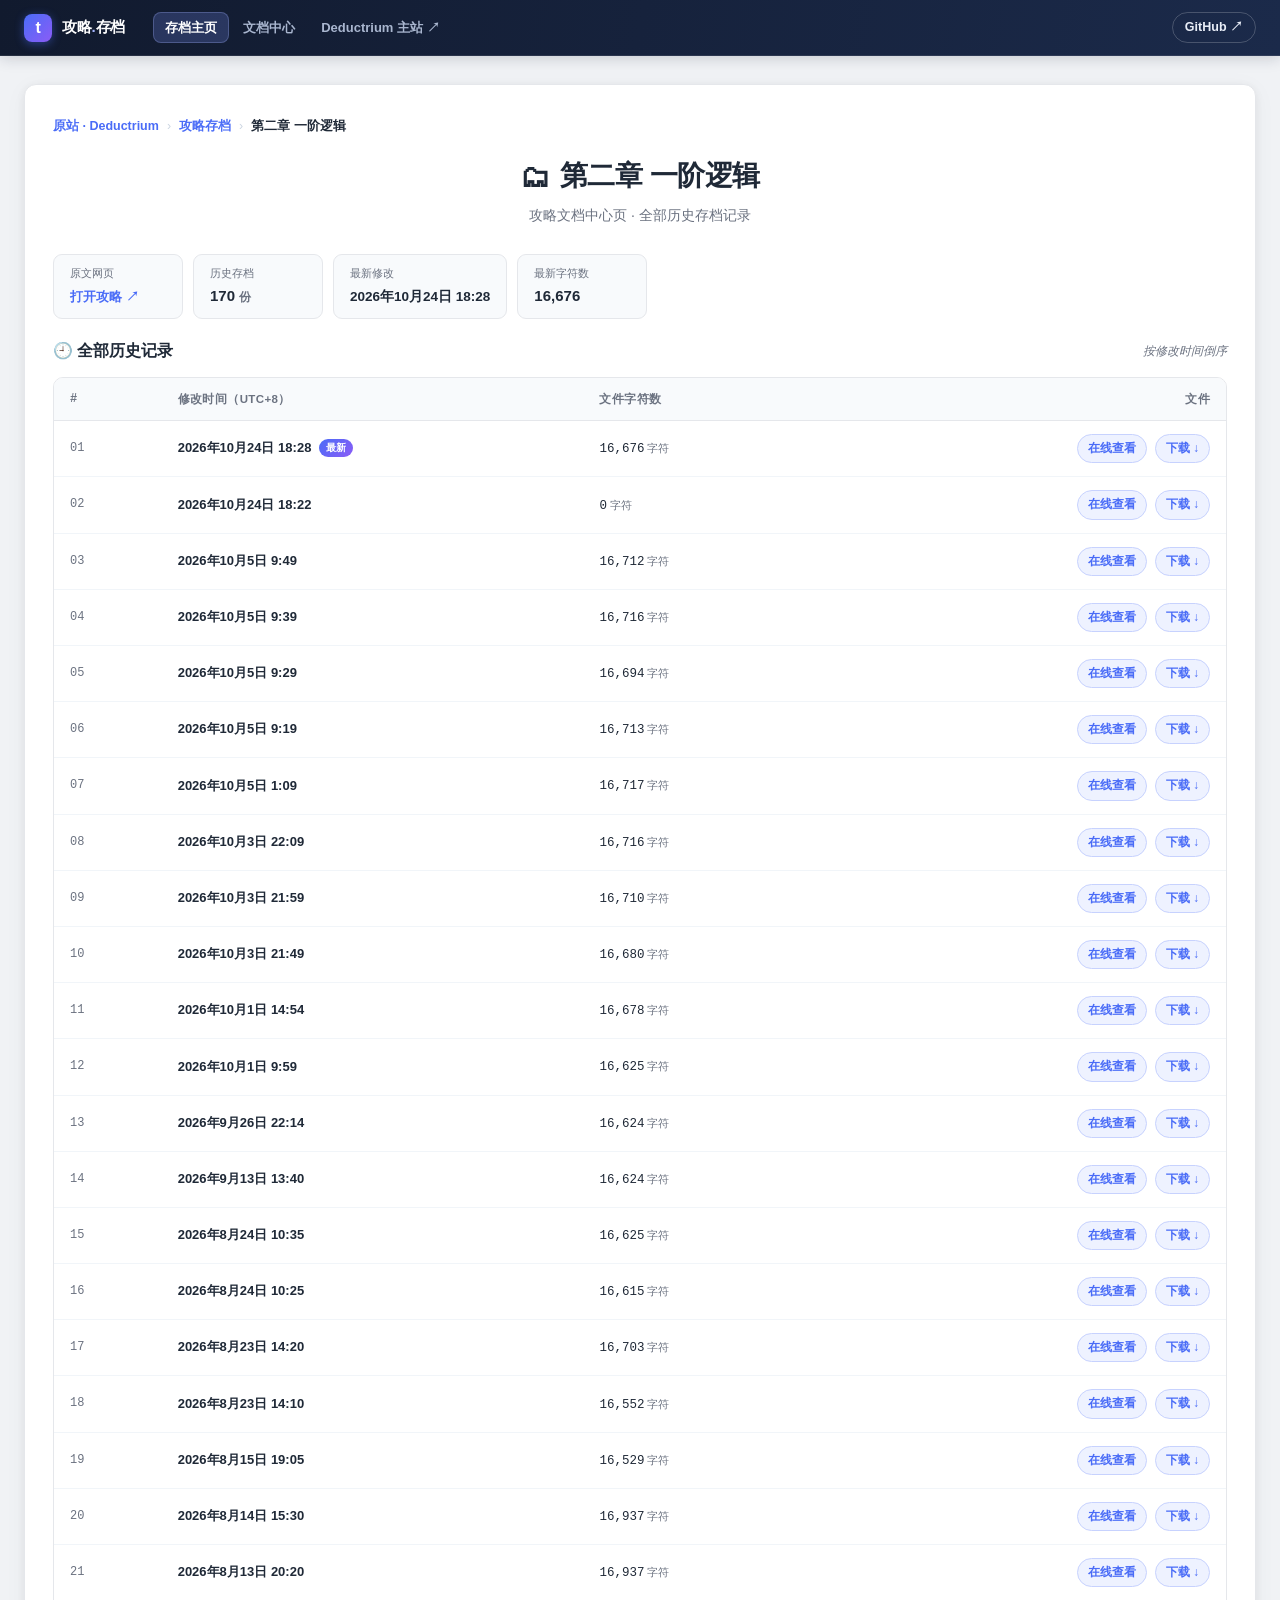
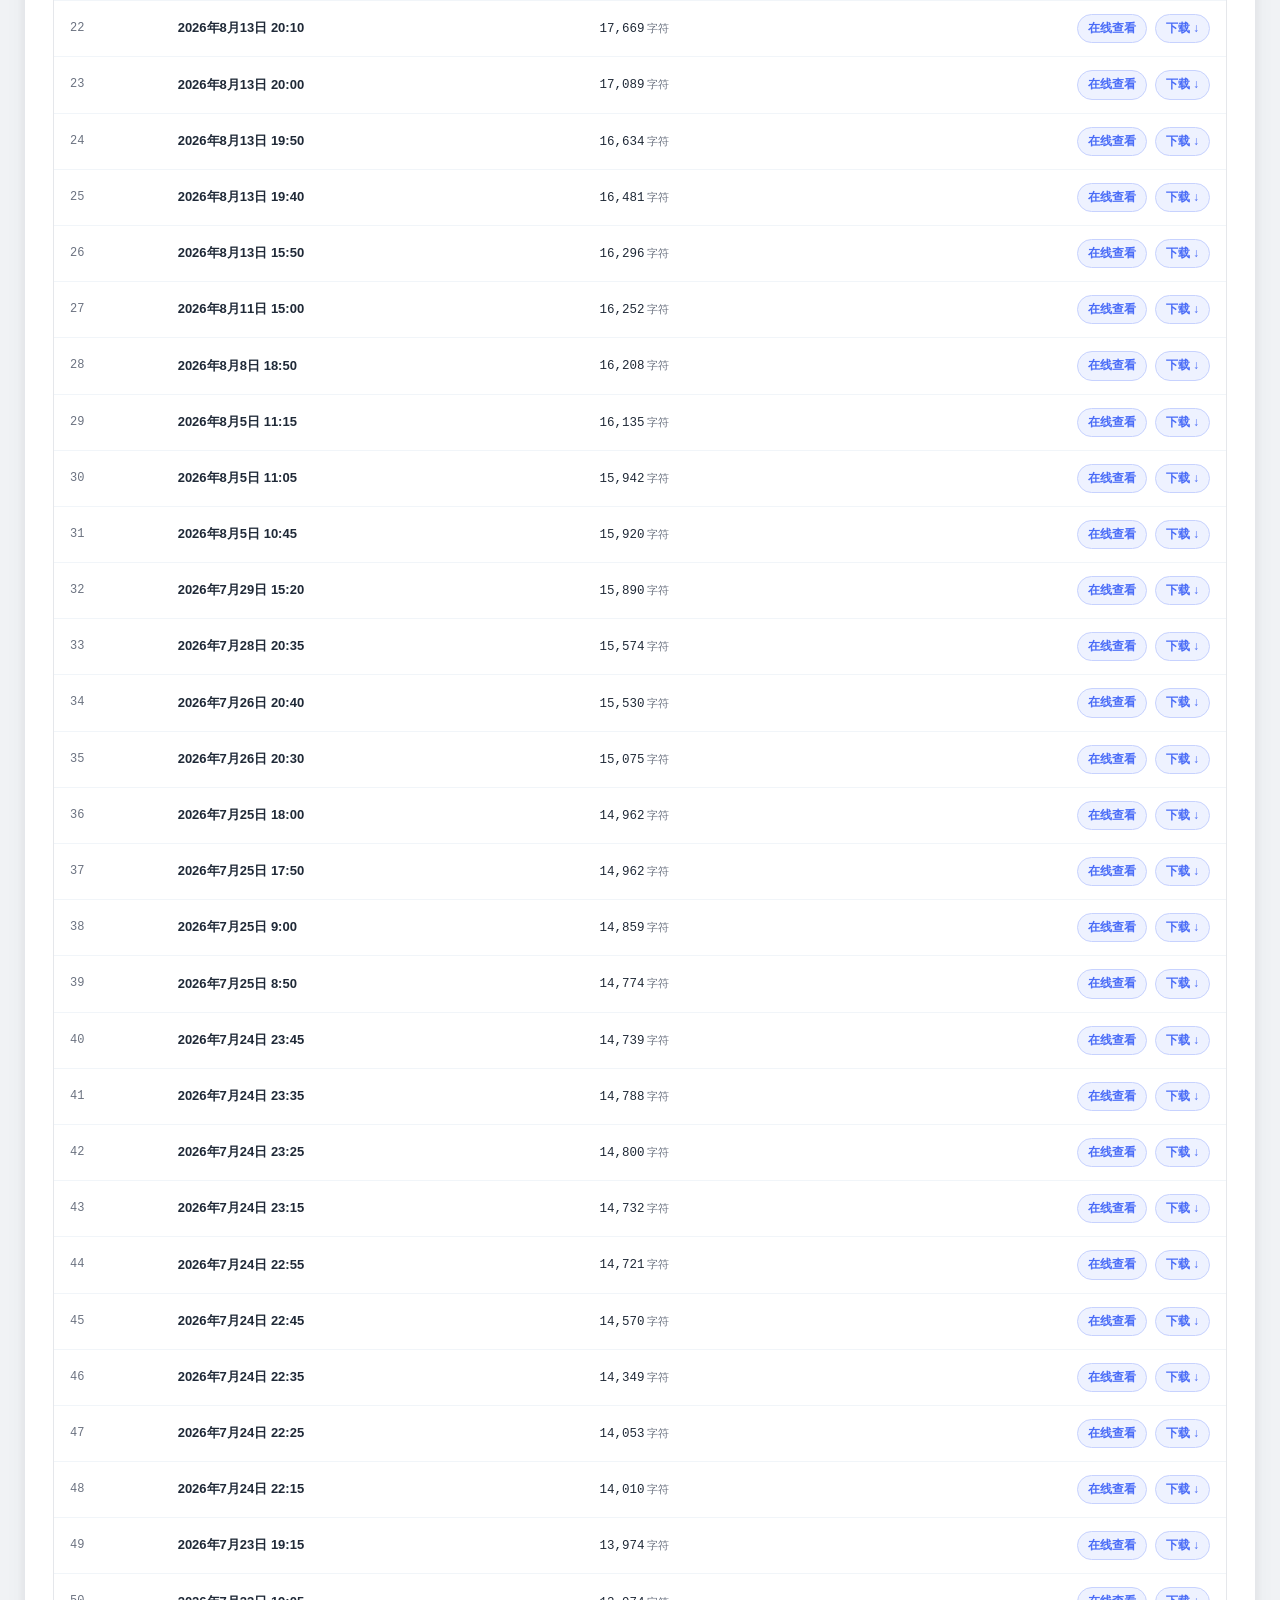
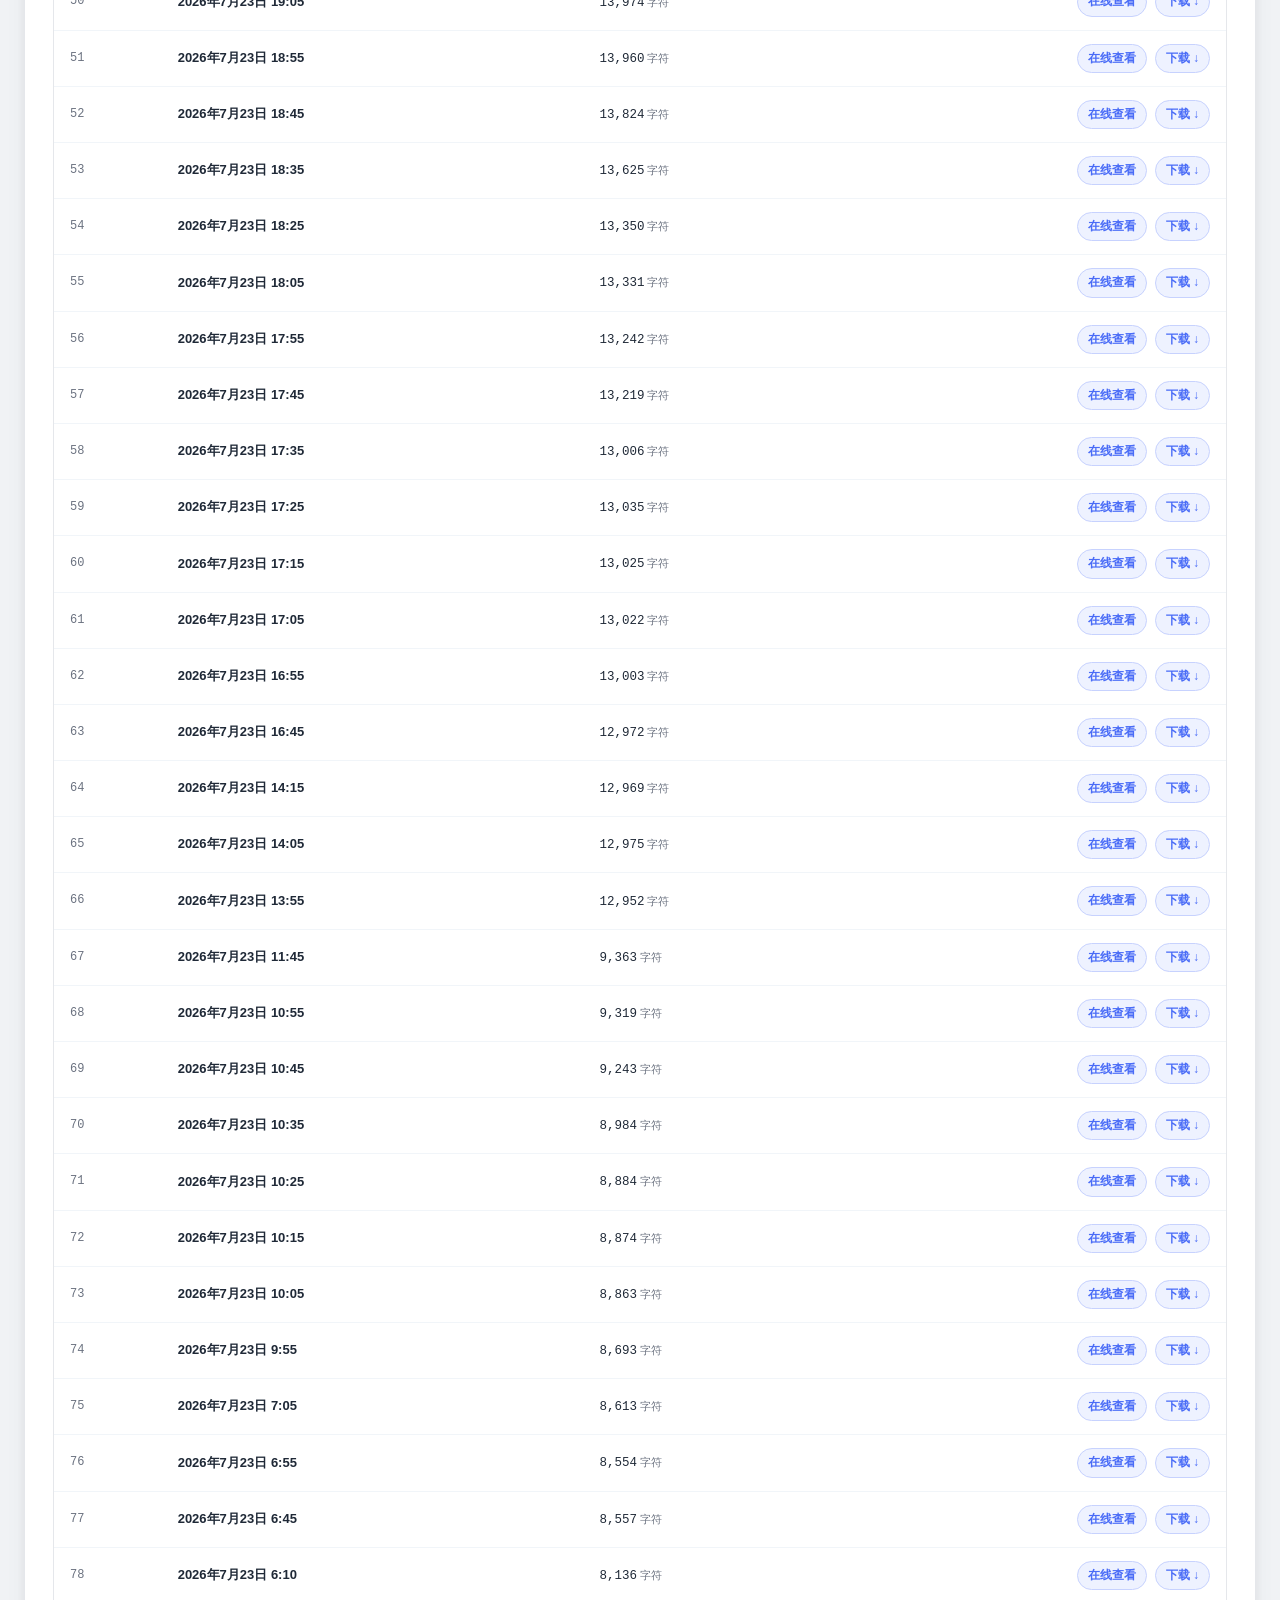
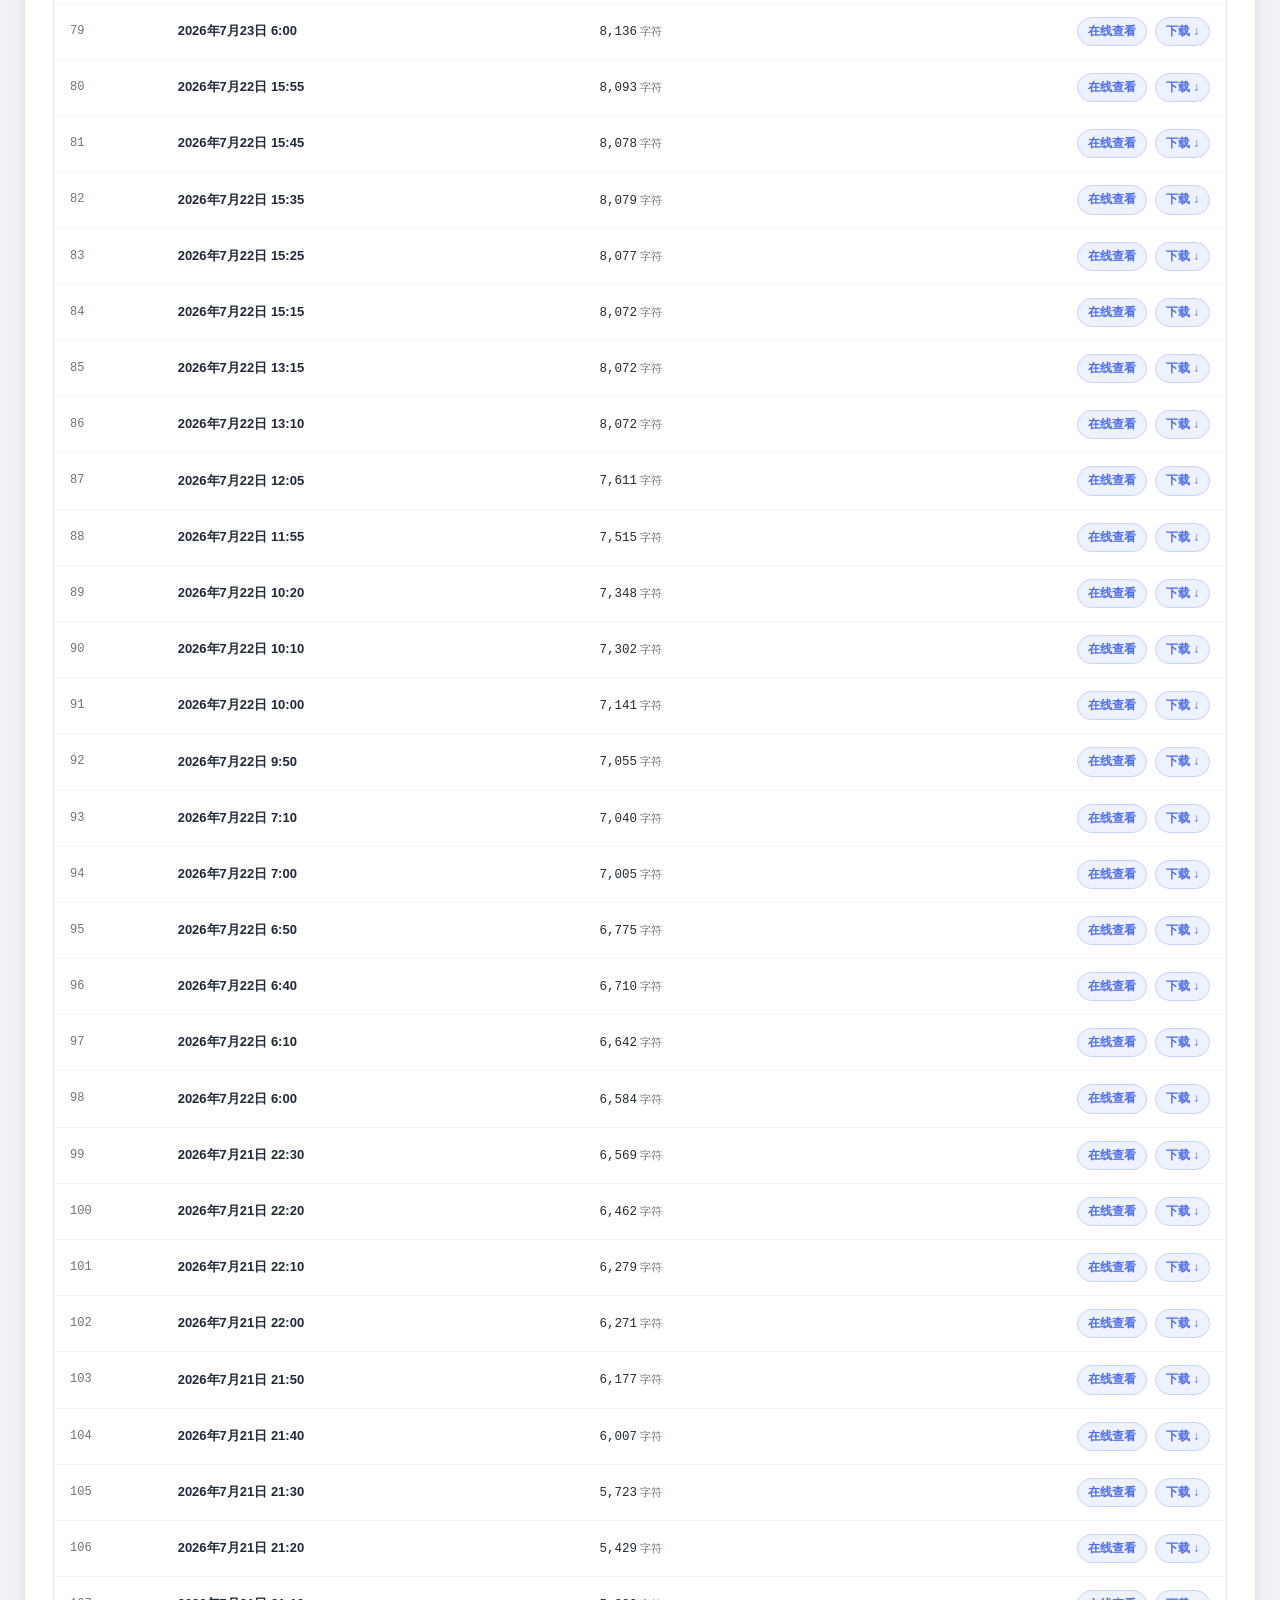
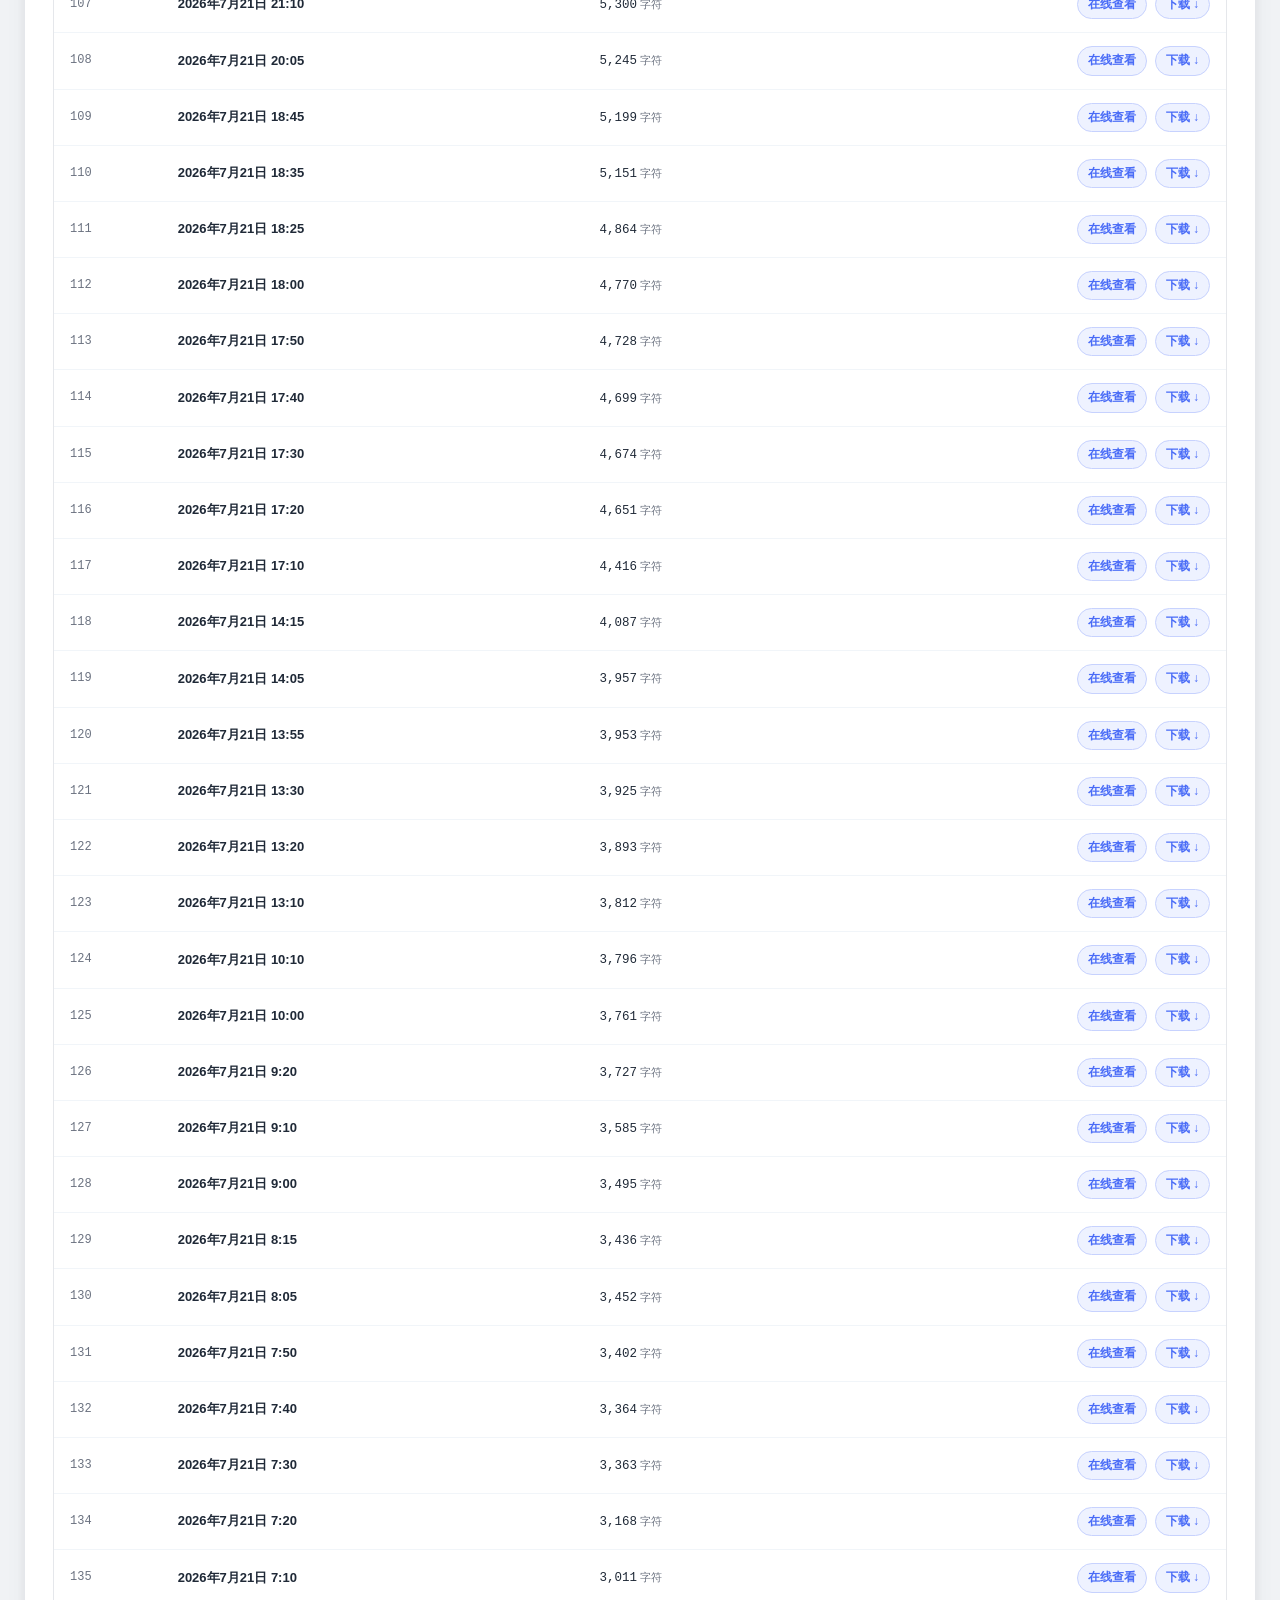
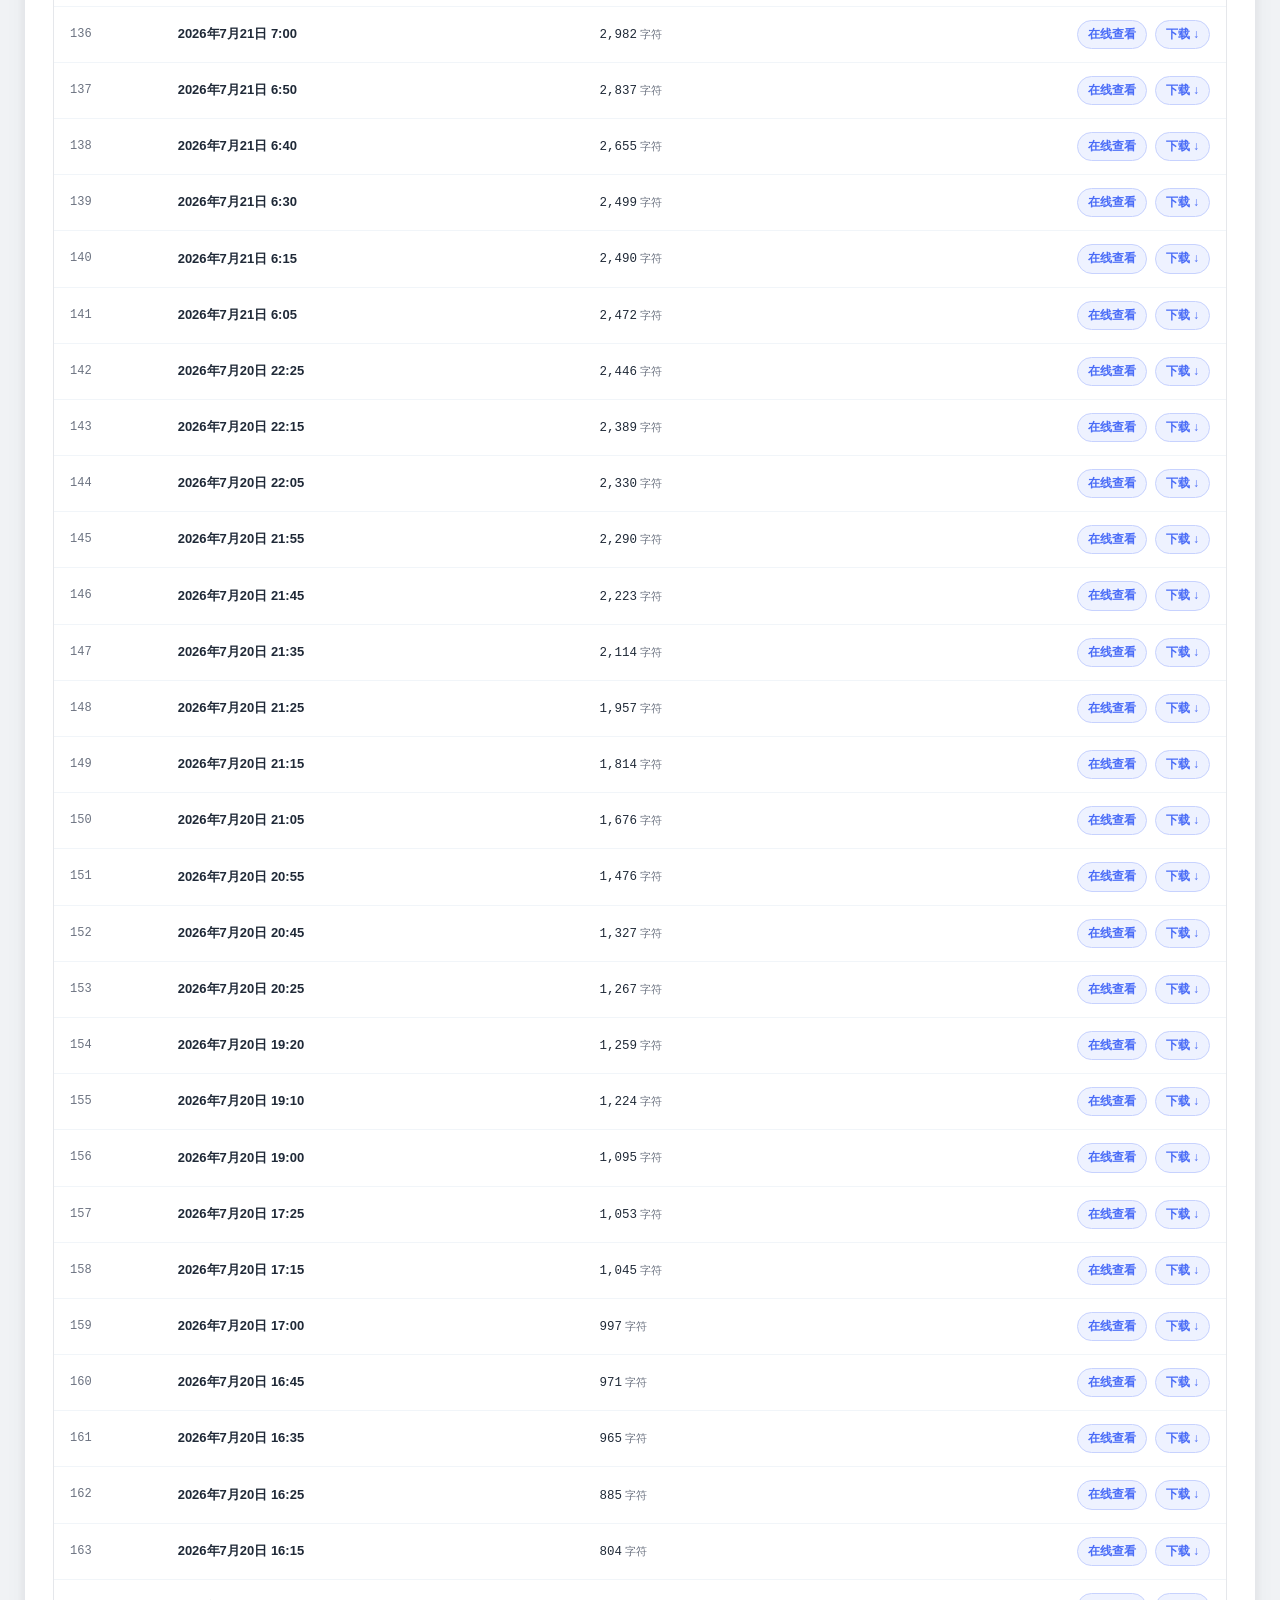
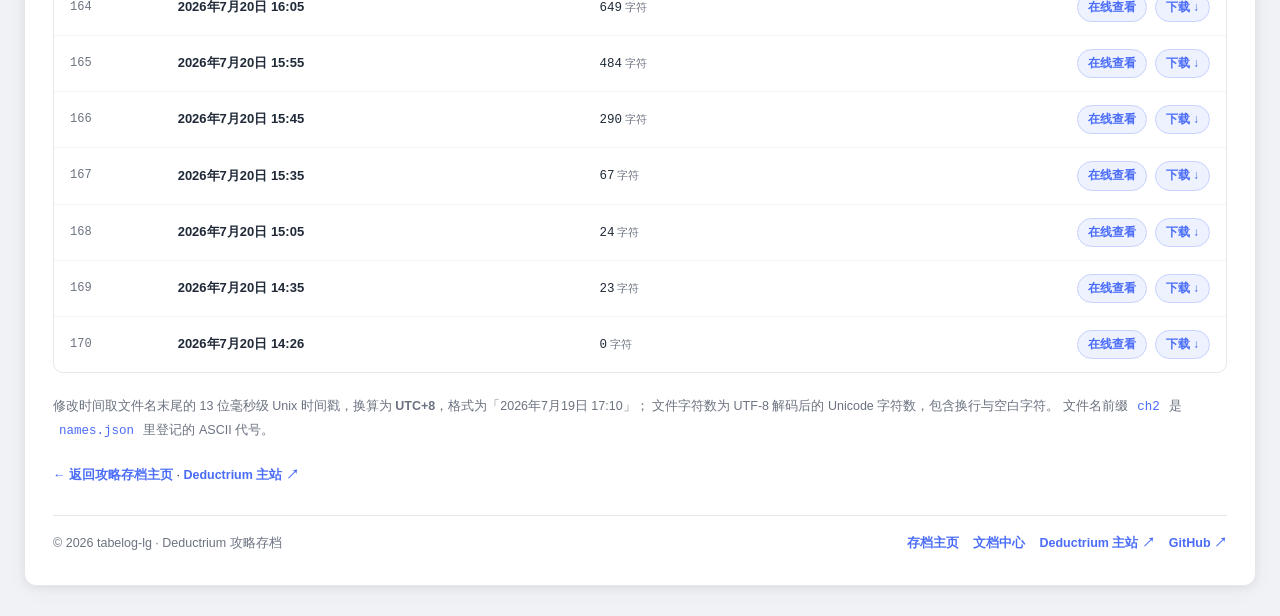
<file: docs/ch2.html>
<!DOCTYPE html>
<html lang="zh-CN">
<head>
    <meta charset="UTF-8">
    <meta name="viewport" content="width=device-width, initial-scale=1.0">
    <title>第二章 一阶逻辑 · 存档历史</title>
    <meta name="description" content="第二章 一阶逻辑 的全部历史存档：修改时间与文件字符数。">
    <link rel="icon" href="data:,">
    <link rel="stylesheet" href="../assets/site.css">
    <link rel="stylesheet" href="../assets/walkthrough.css">
    <script src="../assets/site.js" defer></script>
</head>
<body class="page-walkthrough has-site-nav" data-section="walkthrough">
    <header class="site-nav">
        <a class="site-nav__brand" href="../index.html">
            <span class="site-nav__mark">t</span>
            <span>攻略<span class="site-nav__dot">.</span>存档</span>
        </a>
        <nav class="site-nav__links" aria-label="主导航">
            <a href="../index.html" data-nav="walkthrough">存档主页</a>
            <a href="../index.html#docs" data-nav="docs">文档中心</a>
            <a href="https://tabelog-lg.github.io/deductrium/" data-nav="deductrium" target="_blank" rel="noopener">Deductrium 主站 ↗</a>
        </nav>
        <a class="site-nav__repo" href="https://github.com/tabelog-lg/deductrium-walkthrough" target="_blank" rel="noopener">GitHub ↗</a>
    </header>
    <div class="container">
        <div class="site-crumb">
            <a href="https://tabelog-lg.github.io/deductrium/">原站 · Deductrium</a><span class="sep">›</span><a href="../index.html">攻略存档</a><span class="sep">›</span><span class="cur">第二章 一阶逻辑</span>
        </div>
        <div class="header">
            <h1><span class="icon">🗂</span> 第二章 一阶逻辑</h1>
            <p>攻略文档中心页 · 全部历史存档记录</p>
        </div>

        <div class="wk-meta">
            <div class="wk-meta__item"><span class="k">原文网页</span><a class="v" href="https://hedgedoc.envs.net/L8W6ggVbSAOvS451Gs6PHw" target="_blank" rel="noopener">打开攻略 ↗</a></div>
            <div class="wk-meta__item"><span class="k">历史存档</span><span class="v">170 <small>份</small></span></div>
            <div class="wk-meta__item"><span class="k">最新修改</span><span class="v" style="font-size:13.5px">2026年10月24日 18:28</span></div>
            <div class="wk-meta__item"><span class="k">最新字符数</span><span class="v">16,676</span></div>
        </div>

        <div class="wk-block">
            <div class="section-header">
                <h2>🕘 全部历史记录</h2>
                <span class="hint">按修改时间倒序</span>
            </div>
            <div class="wk-table-wrap">
                <table class="wk-table wk-history">
                    <thead>
                        <tr>
                            <th class="col-num">#</th>
                            <th class="col-time">修改时间（UTC+8）</th>
                            <th class="col-chars">文件字符数</th>
                            <th class="col-actions">文件</th>
                        </tr>
                    </thead>
                    <tbody>
                <tr>
                    <td class="col-num">01</td>
                    <td class="col-time"><span class="wk-time">2026年10月24日 18:28</span><span class="wk-new">最新</span></td>
                    <td class="col-chars"><span class="wk-chars">16,676<small>字符</small></span></td>
                    <td class="col-actions">
                        <span class="wk-actions">
                            <a href="../view.html?f=archives/ch2_1792837704622.md">在线查看</a>
                            <a href="../archives/ch2_1792837704622.md" download>下载 ↓</a>
                        </span>
                    </td>
                </tr>
                <tr>
                    <td class="col-num">02</td>
                    <td class="col-time"><span class="wk-time">2026年10月24日 18:22</span></td>
                    <td class="col-chars"><span class="wk-chars">0<small>字符</small></span></td>
                    <td class="col-actions">
                        <span class="wk-actions">
                            <a href="../view.html?f=archives/ch2_1792837331196.md">在线查看</a>
                            <a href="../archives/ch2_1792837331196.md" download>下载 ↓</a>
                        </span>
                    </td>
                </tr>
                <tr>
                    <td class="col-num">03</td>
                    <td class="col-time"><span class="wk-time">2026年10月5日 9:49</span></td>
                    <td class="col-chars"><span class="wk-chars">16,712<small>字符</small></span></td>
                    <td class="col-actions">
                        <span class="wk-actions">
                            <a href="../view.html?f=archives/ch2_1791164988904.md">在线查看</a>
                            <a href="../archives/ch2_1791164988904.md" download>下载 ↓</a>
                        </span>
                    </td>
                </tr>
                <tr>
                    <td class="col-num">04</td>
                    <td class="col-time"><span class="wk-time">2026年10月5日 9:39</span></td>
                    <td class="col-chars"><span class="wk-chars">16,716<small>字符</small></span></td>
                    <td class="col-actions">
                        <span class="wk-actions">
                            <a href="../view.html?f=archives/ch2_1791164388915.md">在线查看</a>
                            <a href="../archives/ch2_1791164388915.md" download>下载 ↓</a>
                        </span>
                    </td>
                </tr>
                <tr>
                    <td class="col-num">05</td>
                    <td class="col-time"><span class="wk-time">2026年10月5日 9:29</span></td>
                    <td class="col-chars"><span class="wk-chars">16,694<small>字符</small></span></td>
                    <td class="col-actions">
                        <span class="wk-actions">
                            <a href="../view.html?f=archives/ch2_1791163788877.md">在线查看</a>
                            <a href="../archives/ch2_1791163788877.md" download>下载 ↓</a>
                        </span>
                    </td>
                </tr>
                <tr>
                    <td class="col-num">06</td>
                    <td class="col-time"><span class="wk-time">2026年10月5日 9:19</span></td>
                    <td class="col-chars"><span class="wk-chars">16,713<small>字符</small></span></td>
                    <td class="col-actions">
                        <span class="wk-actions">
                            <a href="../view.html?f=archives/ch2_1791163188900.md">在线查看</a>
                            <a href="../archives/ch2_1791163188900.md" download>下载 ↓</a>
                        </span>
                    </td>
                </tr>
                <tr>
                    <td class="col-num">07</td>
                    <td class="col-time"><span class="wk-time">2026年10月5日 1:09</span></td>
                    <td class="col-chars"><span class="wk-chars">16,717<small>字符</small></span></td>
                    <td class="col-actions">
                        <span class="wk-actions">
                            <a href="../view.html?f=archives/ch2_1791133788862.md">在线查看</a>
                            <a href="../archives/ch2_1791133788862.md" download>下载 ↓</a>
                        </span>
                    </td>
                </tr>
                <tr>
                    <td class="col-num">08</td>
                    <td class="col-time"><span class="wk-time">2026年10月3日 22:09</span></td>
                    <td class="col-chars"><span class="wk-chars">16,716<small>字符</small></span></td>
                    <td class="col-actions">
                        <span class="wk-actions">
                            <a href="../view.html?f=archives/ch2_1791036588762.md">在线查看</a>
                            <a href="../archives/ch2_1791036588762.md" download>下载 ↓</a>
                        </span>
                    </td>
                </tr>
                <tr>
                    <td class="col-num">09</td>
                    <td class="col-time"><span class="wk-time">2026年10月3日 21:59</span></td>
                    <td class="col-chars"><span class="wk-chars">16,710<small>字符</small></span></td>
                    <td class="col-actions">
                        <span class="wk-actions">
                            <a href="../view.html?f=archives/ch2_1791035988756.md">在线查看</a>
                            <a href="../archives/ch2_1791035988756.md" download>下载 ↓</a>
                        </span>
                    </td>
                </tr>
                <tr>
                    <td class="col-num">10</td>
                    <td class="col-time"><span class="wk-time">2026年10月3日 21:49</span></td>
                    <td class="col-chars"><span class="wk-chars">16,680<small>字符</small></span></td>
                    <td class="col-actions">
                        <span class="wk-actions">
                            <a href="../view.html?f=archives/ch2_1791035388763.md">在线查看</a>
                            <a href="../archives/ch2_1791035388763.md" download>下载 ↓</a>
                        </span>
                    </td>
                </tr>
                <tr>
                    <td class="col-num">11</td>
                    <td class="col-time"><span class="wk-time">2026年10月1日 14:54</span></td>
                    <td class="col-chars"><span class="wk-chars">16,678<small>字符</small></span></td>
                    <td class="col-actions">
                        <span class="wk-actions">
                            <a href="../view.html?f=archives/ch2_1790837688651.md">在线查看</a>
                            <a href="../archives/ch2_1790837688651.md" download>下载 ↓</a>
                        </span>
                    </td>
                </tr>
                <tr>
                    <td class="col-num">12</td>
                    <td class="col-time"><span class="wk-time">2026年10月1日 9:59</span></td>
                    <td class="col-chars"><span class="wk-chars">16,625<small>字符</small></span></td>
                    <td class="col-actions">
                        <span class="wk-actions">
                            <a href="../view.html?f=archives/ch2_1790819988625.md">在线查看</a>
                            <a href="../archives/ch2_1790819988625.md" download>下载 ↓</a>
                        </span>
                    </td>
                </tr>
                <tr>
                    <td class="col-num">13</td>
                    <td class="col-time"><span class="wk-time">2026年9月26日 22:14</span></td>
                    <td class="col-chars"><span class="wk-chars">16,624<small>字符</small></span></td>
                    <td class="col-actions">
                        <span class="wk-actions">
                            <a href="../view.html?f=archives/ch2_1790432078983.md">在线查看</a>
                            <a href="../archives/ch2_1790432078983.md" download>下载 ↓</a>
                        </span>
                    </td>
                </tr>
                <tr>
                    <td class="col-num">14</td>
                    <td class="col-time"><span class="wk-time">2026年9月13日 13:40</span></td>
                    <td class="col-chars"><span class="wk-chars">16,624<small>字符</small></span></td>
                    <td class="col-actions">
                        <span class="wk-actions">
                            <a href="../view.html?f=archives/ch2_1789278020501.md">在线查看</a>
                            <a href="../archives/ch2_1789278020501.md" download>下载 ↓</a>
                        </span>
                    </td>
                </tr>
                <tr>
                    <td class="col-num">15</td>
                    <td class="col-time"><span class="wk-time">2026年8月24日 10:35</span></td>
                    <td class="col-chars"><span class="wk-chars">16,625<small>字符</small></span></td>
                    <td class="col-actions">
                        <span class="wk-actions">
                            <a href="../view.html?f=archives/ch2_1787538921332.md">在线查看</a>
                            <a href="../archives/ch2_1787538921332.md" download>下载 ↓</a>
                        </span>
                    </td>
                </tr>
                <tr>
                    <td class="col-num">16</td>
                    <td class="col-time"><span class="wk-time">2026年8月24日 10:25</span></td>
                    <td class="col-chars"><span class="wk-chars">16,615<small>字符</small></span></td>
                    <td class="col-actions">
                        <span class="wk-actions">
                            <a href="../view.html?f=archives/ch2_1787538321432.md">在线查看</a>
                            <a href="../archives/ch2_1787538321432.md" download>下载 ↓</a>
                        </span>
                    </td>
                </tr>
                <tr>
                    <td class="col-num">17</td>
                    <td class="col-time"><span class="wk-time">2026年8月23日 14:20</span></td>
                    <td class="col-chars"><span class="wk-chars">16,703<small>字符</small></span></td>
                    <td class="col-actions">
                        <span class="wk-actions">
                            <a href="../view.html?f=archives/ch2_1787466022951.md">在线查看</a>
                            <a href="../archives/ch2_1787466022951.md" download>下载 ↓</a>
                        </span>
                    </td>
                </tr>
                <tr>
                    <td class="col-num">18</td>
                    <td class="col-time"><span class="wk-time">2026年8月23日 14:10</span></td>
                    <td class="col-chars"><span class="wk-chars">16,552<small>字符</small></span></td>
                    <td class="col-actions">
                        <span class="wk-actions">
                            <a href="../view.html?f=archives/ch2_1787465421371.md">在线查看</a>
                            <a href="../archives/ch2_1787465421371.md" download>下载 ↓</a>
                        </span>
                    </td>
                </tr>
                <tr>
                    <td class="col-num">19</td>
                    <td class="col-time"><span class="wk-time">2026年8月15日 19:05</span></td>
                    <td class="col-chars"><span class="wk-chars">16,529<small>字符</small></span></td>
                    <td class="col-actions">
                        <span class="wk-actions">
                            <a href="../view.html?f=archives/ch2_1786791925218.md">在线查看</a>
                            <a href="../archives/ch2_1786791925218.md" download>下载 ↓</a>
                        </span>
                    </td>
                </tr>
                <tr>
                    <td class="col-num">20</td>
                    <td class="col-time"><span class="wk-time">2026年8月14日 15:30</span></td>
                    <td class="col-chars"><span class="wk-chars">16,937<small>字符</small></span></td>
                    <td class="col-actions">
                        <span class="wk-actions">
                            <a href="../view.html?f=archives/ch2_1786692633865.md">在线查看</a>
                            <a href="../archives/ch2_1786692633865.md" download>下载 ↓</a>
                        </span>
                    </td>
                </tr>
                <tr>
                    <td class="col-num">21</td>
                    <td class="col-time"><span class="wk-time">2026年8月13日 20:20</span></td>
                    <td class="col-chars"><span class="wk-chars">16,937<small>字符</small></span></td>
                    <td class="col-actions">
                        <span class="wk-actions">
                            <a href="../view.html?f=archives/ch2_1786623631296.md">在线查看</a>
                            <a href="../archives/ch2_1786623631296.md" download>下载 ↓</a>
                        </span>
                    </td>
                </tr>
                <tr>
                    <td class="col-num">22</td>
                    <td class="col-time"><span class="wk-time">2026年8月13日 20:10</span></td>
                    <td class="col-chars"><span class="wk-chars">17,669<small>字符</small></span></td>
                    <td class="col-actions">
                        <span class="wk-actions">
                            <a href="../view.html?f=archives/ch2_1786623034328.md">在线查看</a>
                            <a href="../archives/ch2_1786623034328.md" download>下载 ↓</a>
                        </span>
                    </td>
                </tr>
                <tr>
                    <td class="col-num">23</td>
                    <td class="col-time"><span class="wk-time">2026年8月13日 20:00</span></td>
                    <td class="col-chars"><span class="wk-chars">17,089<small>字符</small></span></td>
                    <td class="col-actions">
                        <span class="wk-actions">
                            <a href="../view.html?f=archives/ch2_1786622433554.md">在线查看</a>
                            <a href="../archives/ch2_1786622433554.md" download>下载 ↓</a>
                        </span>
                    </td>
                </tr>
                <tr>
                    <td class="col-num">24</td>
                    <td class="col-time"><span class="wk-time">2026年8月13日 19:50</span></td>
                    <td class="col-chars"><span class="wk-chars">16,634<small>字符</small></span></td>
                    <td class="col-actions">
                        <span class="wk-actions">
                            <a href="../view.html?f=archives/ch2_1786621832123.md">在线查看</a>
                            <a href="../archives/ch2_1786621832123.md" download>下载 ↓</a>
                        </span>
                    </td>
                </tr>
                <tr>
                    <td class="col-num">25</td>
                    <td class="col-time"><span class="wk-time">2026年8月13日 19:40</span></td>
                    <td class="col-chars"><span class="wk-chars">16,481<small>字符</small></span></td>
                    <td class="col-actions">
                        <span class="wk-actions">
                            <a href="../view.html?f=archives/ch2_1786621231867.md">在线查看</a>
                            <a href="../archives/ch2_1786621231867.md" download>下载 ↓</a>
                        </span>
                    </td>
                </tr>
                <tr>
                    <td class="col-num">26</td>
                    <td class="col-time"><span class="wk-time">2026年8月13日 15:50</span></td>
                    <td class="col-chars"><span class="wk-chars">16,296<small>字符</small></span></td>
                    <td class="col-actions">
                        <span class="wk-actions">
                            <a href="../view.html?f=archives/ch2_1786607423826.md">在线查看</a>
                            <a href="../archives/ch2_1786607423826.md" download>下载 ↓</a>
                        </span>
                    </td>
                </tr>
                <tr>
                    <td class="col-num">27</td>
                    <td class="col-time"><span class="wk-time">2026年8月11日 15:00</span></td>
                    <td class="col-chars"><span class="wk-chars">16,252<small>字符</small></span></td>
                    <td class="col-actions">
                        <span class="wk-actions">
                            <a href="../view.html?f=archives/ch2_1786431624073.md">在线查看</a>
                            <a href="../archives/ch2_1786431624073.md" download>下载 ↓</a>
                        </span>
                    </td>
                </tr>
                <tr>
                    <td class="col-num">28</td>
                    <td class="col-time"><span class="wk-time">2026年8月8日 18:50</span></td>
                    <td class="col-chars"><span class="wk-chars">16,208<small>字符</small></span></td>
                    <td class="col-actions">
                        <span class="wk-actions">
                            <a href="../view.html?f=archives/ch2_1786186224486.md">在线查看</a>
                            <a href="../archives/ch2_1786186224486.md" download>下载 ↓</a>
                        </span>
                    </td>
                </tr>
                <tr>
                    <td class="col-num">29</td>
                    <td class="col-time"><span class="wk-time">2026年8月5日 11:15</span></td>
                    <td class="col-chars"><span class="wk-chars">16,135<small>字符</small></span></td>
                    <td class="col-actions">
                        <span class="wk-actions">
                            <a href="../view.html?f=archives/ch2_1785899734034.md">在线查看</a>
                            <a href="../archives/ch2_1785899734034.md" download>下载 ↓</a>
                        </span>
                    </td>
                </tr>
                <tr>
                    <td class="col-num">30</td>
                    <td class="col-time"><span class="wk-time">2026年8月5日 11:05</span></td>
                    <td class="col-chars"><span class="wk-chars">15,942<small>字符</small></span></td>
                    <td class="col-actions">
                        <span class="wk-actions">
                            <a href="../view.html?f=archives/ch2_1785899121780.md">在线查看</a>
                            <a href="../archives/ch2_1785899121780.md" download>下载 ↓</a>
                        </span>
                    </td>
                </tr>
                <tr>
                    <td class="col-num">31</td>
                    <td class="col-time"><span class="wk-time">2026年8月5日 10:45</span></td>
                    <td class="col-chars"><span class="wk-chars">15,920<small>字符</small></span></td>
                    <td class="col-actions">
                        <span class="wk-actions">
                            <a href="../view.html?f=archives/ch2_1785897921958.md">在线查看</a>
                            <a href="../archives/ch2_1785897921958.md" download>下载 ↓</a>
                        </span>
                    </td>
                </tr>
                <tr>
                    <td class="col-num">32</td>
                    <td class="col-time"><span class="wk-time">2026年7月29日 15:20</span></td>
                    <td class="col-chars"><span class="wk-chars">15,890<small>字符</small></span></td>
                    <td class="col-actions">
                        <span class="wk-actions">
                            <a href="../view.html?f=archives/ch2_1785309623657.md">在线查看</a>
                            <a href="../archives/ch2_1785309623657.md" download>下载 ↓</a>
                        </span>
                    </td>
                </tr>
                <tr>
                    <td class="col-num">33</td>
                    <td class="col-time"><span class="wk-time">2026年7月28日 20:35</span></td>
                    <td class="col-chars"><span class="wk-chars">15,574<small>字符</small></span></td>
                    <td class="col-actions">
                        <span class="wk-actions">
                            <a href="../view.html?f=archives/ch2_1785242120344.md">在线查看</a>
                            <a href="../archives/ch2_1785242120344.md" download>下载 ↓</a>
                        </span>
                    </td>
                </tr>
                <tr>
                    <td class="col-num">34</td>
                    <td class="col-time"><span class="wk-time">2026年7月26日 20:40</span></td>
                    <td class="col-chars"><span class="wk-chars">15,530<small>字符</small></span></td>
                    <td class="col-actions">
                        <span class="wk-actions">
                            <a href="../view.html?f=archives/ch2_1785069629883.md">在线查看</a>
                            <a href="../archives/ch2_1785069629883.md" download>下载 ↓</a>
                        </span>
                    </td>
                </tr>
                <tr>
                    <td class="col-num">35</td>
                    <td class="col-time"><span class="wk-time">2026年7月26日 20:30</span></td>
                    <td class="col-chars"><span class="wk-chars">15,075<small>字符</small></span></td>
                    <td class="col-actions">
                        <span class="wk-actions">
                            <a href="../view.html?f=archives/ch2_1785069021252.md">在线查看</a>
                            <a href="../archives/ch2_1785069021252.md" download>下载 ↓</a>
                        </span>
                    </td>
                </tr>
                <tr>
                    <td class="col-num">36</td>
                    <td class="col-time"><span class="wk-time">2026年7月25日 18:00</span></td>
                    <td class="col-chars"><span class="wk-chars">14,962<small>字符</small></span></td>
                    <td class="col-actions">
                        <span class="wk-actions">
                            <a href="../view.html?f=archives/ch2_1784973622845.md">在线查看</a>
                            <a href="../archives/ch2_1784973622845.md" download>下载 ↓</a>
                        </span>
                    </td>
                </tr>
                <tr>
                    <td class="col-num">37</td>
                    <td class="col-time"><span class="wk-time">2026年7月25日 17:50</span></td>
                    <td class="col-chars"><span class="wk-chars">14,962<small>字符</small></span></td>
                    <td class="col-actions">
                        <span class="wk-actions">
                            <a href="../view.html?f=archives/ch2_1784973022584.md">在线查看</a>
                            <a href="../archives/ch2_1784973022584.md" download>下载 ↓</a>
                        </span>
                    </td>
                </tr>
                <tr>
                    <td class="col-num">38</td>
                    <td class="col-time"><span class="wk-time">2026年7月25日 9:00</span></td>
                    <td class="col-chars"><span class="wk-chars">14,859<small>字符</small></span></td>
                    <td class="col-actions">
                        <span class="wk-actions">
                            <a href="../view.html?f=archives/ch2_1784941223108.md">在线查看</a>
                            <a href="../archives/ch2_1784941223108.md" download>下载 ↓</a>
                        </span>
                    </td>
                </tr>
                <tr>
                    <td class="col-num">39</td>
                    <td class="col-time"><span class="wk-time">2026年7月25日 8:50</span></td>
                    <td class="col-chars"><span class="wk-chars">14,774<small>字符</small></span></td>
                    <td class="col-actions">
                        <span class="wk-actions">
                            <a href="../view.html?f=archives/ch2_1784940622751.md">在线查看</a>
                            <a href="../archives/ch2_1784940622751.md" download>下载 ↓</a>
                        </span>
                    </td>
                </tr>
                <tr>
                    <td class="col-num">40</td>
                    <td class="col-time"><span class="wk-time">2026年7月24日 23:45</span></td>
                    <td class="col-chars"><span class="wk-chars">14,739<small>字符</small></span></td>
                    <td class="col-actions">
                        <span class="wk-actions">
                            <a href="../view.html?f=archives/ch2_1784907927593.md">在线查看</a>
                            <a href="../archives/ch2_1784907927593.md" download>下载 ↓</a>
                        </span>
                    </td>
                </tr>
                <tr>
                    <td class="col-num">41</td>
                    <td class="col-time"><span class="wk-time">2026年7月24日 23:35</span></td>
                    <td class="col-chars"><span class="wk-chars">14,788<small>字符</small></span></td>
                    <td class="col-actions">
                        <span class="wk-actions">
                            <a href="../view.html?f=archives/ch2_1784907327220.md">在线查看</a>
                            <a href="../archives/ch2_1784907327220.md" download>下载 ↓</a>
                        </span>
                    </td>
                </tr>
                <tr>
                    <td class="col-num">42</td>
                    <td class="col-time"><span class="wk-time">2026年7月24日 23:25</span></td>
                    <td class="col-chars"><span class="wk-chars">14,800<small>字符</small></span></td>
                    <td class="col-actions">
                        <span class="wk-actions">
                            <a href="../view.html?f=archives/ch2_1784906727575.md">在线查看</a>
                            <a href="../archives/ch2_1784906727575.md" download>下载 ↓</a>
                        </span>
                    </td>
                </tr>
                <tr>
                    <td class="col-num">43</td>
                    <td class="col-time"><span class="wk-time">2026年7月24日 23:15</span></td>
                    <td class="col-chars"><span class="wk-chars">14,732<small>字符</small></span></td>
                    <td class="col-actions">
                        <span class="wk-actions">
                            <a href="../view.html?f=archives/ch2_1784906127877.md">在线查看</a>
                            <a href="../archives/ch2_1784906127877.md" download>下载 ↓</a>
                        </span>
                    </td>
                </tr>
                <tr>
                    <td class="col-num">44</td>
                    <td class="col-time"><span class="wk-time">2026年7月24日 22:55</span></td>
                    <td class="col-chars"><span class="wk-chars">14,721<small>字符</small></span></td>
                    <td class="col-actions">
                        <span class="wk-actions">
                            <a href="../view.html?f=archives/ch2_1784904934608.md">在线查看</a>
                            <a href="../archives/ch2_1784904934608.md" download>下载 ↓</a>
                        </span>
                    </td>
                </tr>
                <tr>
                    <td class="col-num">45</td>
                    <td class="col-time"><span class="wk-time">2026年7月24日 22:45</span></td>
                    <td class="col-chars"><span class="wk-chars">14,570<small>字符</small></span></td>
                    <td class="col-actions">
                        <span class="wk-actions">
                            <a href="../view.html?f=archives/ch2_1784904338896.md">在线查看</a>
                            <a href="../archives/ch2_1784904338896.md" download>下载 ↓</a>
                        </span>
                    </td>
                </tr>
                <tr>
                    <td class="col-num">46</td>
                    <td class="col-time"><span class="wk-time">2026年7月24日 22:35</span></td>
                    <td class="col-chars"><span class="wk-chars">14,349<small>字符</small></span></td>
                    <td class="col-actions">
                        <span class="wk-actions">
                            <a href="../view.html?f=archives/ch2_1784903739206.md">在线查看</a>
                            <a href="../archives/ch2_1784903739206.md" download>下载 ↓</a>
                        </span>
                    </td>
                </tr>
                <tr>
                    <td class="col-num">47</td>
                    <td class="col-time"><span class="wk-time">2026年7月24日 22:25</span></td>
                    <td class="col-chars"><span class="wk-chars">14,053<small>字符</small></span></td>
                    <td class="col-actions">
                        <span class="wk-actions">
                            <a href="../view.html?f=archives/ch2_1784903138048.md">在线查看</a>
                            <a href="../archives/ch2_1784903138048.md" download>下载 ↓</a>
                        </span>
                    </td>
                </tr>
                <tr>
                    <td class="col-num">48</td>
                    <td class="col-time"><span class="wk-time">2026年7月24日 22:15</span></td>
                    <td class="col-chars"><span class="wk-chars">14,010<small>字符</small></span></td>
                    <td class="col-actions">
                        <span class="wk-actions">
                            <a href="../view.html?f=archives/ch2_1784902539839.md">在线查看</a>
                            <a href="../archives/ch2_1784902539839.md" download>下载 ↓</a>
                        </span>
                    </td>
                </tr>
                <tr>
                    <td class="col-num">49</td>
                    <td class="col-time"><span class="wk-time">2026年7月23日 19:15</span></td>
                    <td class="col-chars"><span class="wk-chars">13,974<small>字符</small></span></td>
                    <td class="col-actions">
                        <span class="wk-actions">
                            <a href="../view.html?f=archives/ch2_1784805319814.md">在线查看</a>
                            <a href="../archives/ch2_1784805319814.md" download>下载 ↓</a>
                        </span>
                    </td>
                </tr>
                <tr>
                    <td class="col-num">50</td>
                    <td class="col-time"><span class="wk-time">2026年7月23日 19:05</span></td>
                    <td class="col-chars"><span class="wk-chars">13,974<small>字符</small></span></td>
                    <td class="col-actions">
                        <span class="wk-actions">
                            <a href="../view.html?f=archives/ch2_1784804725015.md">在线查看</a>
                            <a href="../archives/ch2_1784804725015.md" download>下载 ↓</a>
                        </span>
                    </td>
                </tr>
                <tr>
                    <td class="col-num">51</td>
                    <td class="col-time"><span class="wk-time">2026年7月23日 18:55</span></td>
                    <td class="col-chars"><span class="wk-chars">13,960<small>字符</small></span></td>
                    <td class="col-actions">
                        <span class="wk-actions">
                            <a href="../view.html?f=archives/ch2_1784804124516.md">在线查看</a>
                            <a href="../archives/ch2_1784804124516.md" download>下载 ↓</a>
                        </span>
                    </td>
                </tr>
                <tr>
                    <td class="col-num">52</td>
                    <td class="col-time"><span class="wk-time">2026年7月23日 18:45</span></td>
                    <td class="col-chars"><span class="wk-chars">13,824<small>字符</small></span></td>
                    <td class="col-actions">
                        <span class="wk-actions">
                            <a href="../view.html?f=archives/ch2_1784803524593.md">在线查看</a>
                            <a href="../archives/ch2_1784803524593.md" download>下载 ↓</a>
                        </span>
                    </td>
                </tr>
                <tr>
                    <td class="col-num">53</td>
                    <td class="col-time"><span class="wk-time">2026年7月23日 18:35</span></td>
                    <td class="col-chars"><span class="wk-chars">13,625<small>字符</small></span></td>
                    <td class="col-actions">
                        <span class="wk-actions">
                            <a href="../view.html?f=archives/ch2_1784802924598.md">在线查看</a>
                            <a href="../archives/ch2_1784802924598.md" download>下载 ↓</a>
                        </span>
                    </td>
                </tr>
                <tr>
                    <td class="col-num">54</td>
                    <td class="col-time"><span class="wk-time">2026年7月23日 18:25</span></td>
                    <td class="col-chars"><span class="wk-chars">13,350<small>字符</small></span></td>
                    <td class="col-actions">
                        <span class="wk-actions">
                            <a href="../view.html?f=archives/ch2_1784802324557.md">在线查看</a>
                            <a href="../archives/ch2_1784802324557.md" download>下载 ↓</a>
                        </span>
                    </td>
                </tr>
                <tr>
                    <td class="col-num">55</td>
                    <td class="col-time"><span class="wk-time">2026年7月23日 18:05</span></td>
                    <td class="col-chars"><span class="wk-chars">13,331<small>字符</small></span></td>
                    <td class="col-actions">
                        <span class="wk-actions">
                            <a href="../view.html?f=archives/ch2_1784801134417.md">在线查看</a>
                            <a href="../archives/ch2_1784801134417.md" download>下载 ↓</a>
                        </span>
                    </td>
                </tr>
                <tr>
                    <td class="col-num">56</td>
                    <td class="col-time"><span class="wk-time">2026年7月23日 17:55</span></td>
                    <td class="col-chars"><span class="wk-chars">13,242<small>字符</small></span></td>
                    <td class="col-actions">
                        <span class="wk-actions">
                            <a href="../view.html?f=archives/ch2_1784800521690.md">在线查看</a>
                            <a href="../archives/ch2_1784800521690.md" download>下载 ↓</a>
                        </span>
                    </td>
                </tr>
                <tr>
                    <td class="col-num">57</td>
                    <td class="col-time"><span class="wk-time">2026年7月23日 17:45</span></td>
                    <td class="col-chars"><span class="wk-chars">13,219<small>字符</small></span></td>
                    <td class="col-actions">
                        <span class="wk-actions">
                            <a href="../view.html?f=archives/ch2_1784799921318.md">在线查看</a>
                            <a href="../archives/ch2_1784799921318.md" download>下载 ↓</a>
                        </span>
                    </td>
                </tr>
                <tr>
                    <td class="col-num">58</td>
                    <td class="col-time"><span class="wk-time">2026年7月23日 17:35</span></td>
                    <td class="col-chars"><span class="wk-chars">13,006<small>字符</small></span></td>
                    <td class="col-actions">
                        <span class="wk-actions">
                            <a href="../view.html?f=archives/ch2_1784799321373.md">在线查看</a>
                            <a href="../archives/ch2_1784799321373.md" download>下载 ↓</a>
                        </span>
                    </td>
                </tr>
                <tr>
                    <td class="col-num">59</td>
                    <td class="col-time"><span class="wk-time">2026年7月23日 17:25</span></td>
                    <td class="col-chars"><span class="wk-chars">13,035<small>字符</small></span></td>
                    <td class="col-actions">
                        <span class="wk-actions">
                            <a href="../view.html?f=archives/ch2_1784798721181.md">在线查看</a>
                            <a href="../archives/ch2_1784798721181.md" download>下载 ↓</a>
                        </span>
                    </td>
                </tr>
                <tr>
                    <td class="col-num">60</td>
                    <td class="col-time"><span class="wk-time">2026年7月23日 17:15</span></td>
                    <td class="col-chars"><span class="wk-chars">13,025<small>字符</small></span></td>
                    <td class="col-actions">
                        <span class="wk-actions">
                            <a href="../view.html?f=archives/ch2_1784798121803.md">在线查看</a>
                            <a href="../archives/ch2_1784798121803.md" download>下载 ↓</a>
                        </span>
                    </td>
                </tr>
                <tr>
                    <td class="col-num">61</td>
                    <td class="col-time"><span class="wk-time">2026年7月23日 17:05</span></td>
                    <td class="col-chars"><span class="wk-chars">13,022<small>字符</small></span></td>
                    <td class="col-actions">
                        <span class="wk-actions">
                            <a href="../view.html?f=archives/ch2_1784797527854.md">在线查看</a>
                            <a href="../archives/ch2_1784797527854.md" download>下载 ↓</a>
                        </span>
                    </td>
                </tr>
                <tr>
                    <td class="col-num">62</td>
                    <td class="col-time"><span class="wk-time">2026年7月23日 16:55</span></td>
                    <td class="col-chars"><span class="wk-chars">13,003<small>字符</small></span></td>
                    <td class="col-actions">
                        <span class="wk-actions">
                            <a href="../view.html?f=archives/ch2_1784796928401.md">在线查看</a>
                            <a href="../archives/ch2_1784796928401.md" download>下载 ↓</a>
                        </span>
                    </td>
                </tr>
                <tr>
                    <td class="col-num">63</td>
                    <td class="col-time"><span class="wk-time">2026年7月23日 16:45</span></td>
                    <td class="col-chars"><span class="wk-chars">12,972<small>字符</small></span></td>
                    <td class="col-actions">
                        <span class="wk-actions">
                            <a href="../view.html?f=archives/ch2_1784796327966.md">在线查看</a>
                            <a href="../archives/ch2_1784796327966.md" download>下载 ↓</a>
                        </span>
                    </td>
                </tr>
                <tr>
                    <td class="col-num">64</td>
                    <td class="col-time"><span class="wk-time">2026年7月23日 14:15</span></td>
                    <td class="col-chars"><span class="wk-chars">12,969<small>字符</small></span></td>
                    <td class="col-actions">
                        <span class="wk-actions">
                            <a href="../view.html?f=archives/ch2_1784787325324.md">在线查看</a>
                            <a href="../archives/ch2_1784787325324.md" download>下载 ↓</a>
                        </span>
                    </td>
                </tr>
                <tr>
                    <td class="col-num">65</td>
                    <td class="col-time"><span class="wk-time">2026年7月23日 14:05</span></td>
                    <td class="col-chars"><span class="wk-chars">12,975<small>字符</small></span></td>
                    <td class="col-actions">
                        <span class="wk-actions">
                            <a href="../view.html?f=archives/ch2_1784786728705.md">在线查看</a>
                            <a href="../archives/ch2_1784786728705.md" download>下载 ↓</a>
                        </span>
                    </td>
                </tr>
                <tr>
                    <td class="col-num">66</td>
                    <td class="col-time"><span class="wk-time">2026年7月23日 13:55</span></td>
                    <td class="col-chars"><span class="wk-chars">12,952<small>字符</small></span></td>
                    <td class="col-actions">
                        <span class="wk-actions">
                            <a href="../view.html?f=archives/ch2_1784786129064.md">在线查看</a>
                            <a href="../archives/ch2_1784786129064.md" download>下载 ↓</a>
                        </span>
                    </td>
                </tr>
                <tr>
                    <td class="col-num">67</td>
                    <td class="col-time"><span class="wk-time">2026年7月23日 11:45</span></td>
                    <td class="col-chars"><span class="wk-chars">9,363<small>字符</small></span></td>
                    <td class="col-actions">
                        <span class="wk-actions">
                            <a href="../view.html?f=archives/ch2_1784778320580.md">在线查看</a>
                            <a href="../archives/ch2_1784778320580.md" download>下载 ↓</a>
                        </span>
                    </td>
                </tr>
                <tr>
                    <td class="col-num">68</td>
                    <td class="col-time"><span class="wk-time">2026年7月23日 10:55</span></td>
                    <td class="col-chars"><span class="wk-chars">9,319<small>字符</small></span></td>
                    <td class="col-actions">
                        <span class="wk-actions">
                            <a href="../view.html?f=archives/ch2_1784775322820.md">在线查看</a>
                            <a href="../archives/ch2_1784775322820.md" download>下载 ↓</a>
                        </span>
                    </td>
                </tr>
                <tr>
                    <td class="col-num">69</td>
                    <td class="col-time"><span class="wk-time">2026年7月23日 10:45</span></td>
                    <td class="col-chars"><span class="wk-chars">9,243<small>字符</small></span></td>
                    <td class="col-actions">
                        <span class="wk-actions">
                            <a href="../view.html?f=archives/ch2_1784774722428.md">在线查看</a>
                            <a href="../archives/ch2_1784774722428.md" download>下载 ↓</a>
                        </span>
                    </td>
                </tr>
                <tr>
                    <td class="col-num">70</td>
                    <td class="col-time"><span class="wk-time">2026年7月23日 10:35</span></td>
                    <td class="col-chars"><span class="wk-chars">8,984<small>字符</small></span></td>
                    <td class="col-actions">
                        <span class="wk-actions">
                            <a href="../view.html?f=archives/ch2_1784774122514.md">在线查看</a>
                            <a href="../archives/ch2_1784774122514.md" download>下载 ↓</a>
                        </span>
                    </td>
                </tr>
                <tr>
                    <td class="col-num">71</td>
                    <td class="col-time"><span class="wk-time">2026年7月23日 10:25</span></td>
                    <td class="col-chars"><span class="wk-chars">8,884<small>字符</small></span></td>
                    <td class="col-actions">
                        <span class="wk-actions">
                            <a href="../view.html?f=archives/ch2_1784773522901.md">在线查看</a>
                            <a href="../archives/ch2_1784773522901.md" download>下载 ↓</a>
                        </span>
                    </td>
                </tr>
                <tr>
                    <td class="col-num">72</td>
                    <td class="col-time"><span class="wk-time">2026年7月23日 10:15</span></td>
                    <td class="col-chars"><span class="wk-chars">8,874<small>字符</small></span></td>
                    <td class="col-actions">
                        <span class="wk-actions">
                            <a href="../view.html?f=archives/ch2_1784772922896.md">在线查看</a>
                            <a href="../archives/ch2_1784772922896.md" download>下载 ↓</a>
                        </span>
                    </td>
                </tr>
                <tr>
                    <td class="col-num">73</td>
                    <td class="col-time"><span class="wk-time">2026年7月23日 10:05</span></td>
                    <td class="col-chars"><span class="wk-chars">8,863<small>字符</small></span></td>
                    <td class="col-actions">
                        <span class="wk-actions">
                            <a href="../view.html?f=archives/ch2_1784772329854.md">在线查看</a>
                            <a href="../archives/ch2_1784772329854.md" download>下载 ↓</a>
                        </span>
                    </td>
                </tr>
                <tr>
                    <td class="col-num">74</td>
                    <td class="col-time"><span class="wk-time">2026年7月23日 9:55</span></td>
                    <td class="col-chars"><span class="wk-chars">8,693<small>字符</small></span></td>
                    <td class="col-actions">
                        <span class="wk-actions">
                            <a href="../view.html?f=archives/ch2_1784771729171.md">在线查看</a>
                            <a href="../archives/ch2_1784771729171.md" download>下载 ↓</a>
                        </span>
                    </td>
                </tr>
                <tr>
                    <td class="col-num">75</td>
                    <td class="col-time"><span class="wk-time">2026年7月23日 7:05</span></td>
                    <td class="col-chars"><span class="wk-chars">8,613<small>字符</small></span></td>
                    <td class="col-actions">
                        <span class="wk-actions">
                            <a href="../view.html?f=archives/ch2_1784761525141.md">在线查看</a>
                            <a href="../archives/ch2_1784761525141.md" download>下载 ↓</a>
                        </span>
                    </td>
                </tr>
                <tr>
                    <td class="col-num">76</td>
                    <td class="col-time"><span class="wk-time">2026年7月23日 6:55</span></td>
                    <td class="col-chars"><span class="wk-chars">8,554<small>字符</small></span></td>
                    <td class="col-actions">
                        <span class="wk-actions">
                            <a href="../view.html?f=archives/ch2_1784760925232.md">在线查看</a>
                            <a href="../archives/ch2_1784760925232.md" download>下载 ↓</a>
                        </span>
                    </td>
                </tr>
                <tr>
                    <td class="col-num">77</td>
                    <td class="col-time"><span class="wk-time">2026年7月23日 6:45</span></td>
                    <td class="col-chars"><span class="wk-chars">8,557<small>字符</small></span></td>
                    <td class="col-actions">
                        <span class="wk-actions">
                            <a href="../view.html?f=archives/ch2_1784760325422.md">在线查看</a>
                            <a href="../archives/ch2_1784760325422.md" download>下载 ↓</a>
                        </span>
                    </td>
                </tr>
                <tr>
                    <td class="col-num">78</td>
                    <td class="col-time"><span class="wk-time">2026年7月23日 6:10</span></td>
                    <td class="col-chars"><span class="wk-chars">8,136<small>字符</small></span></td>
                    <td class="col-actions">
                        <span class="wk-actions">
                            <a href="../view.html?f=archives/ch2_1784758222685.md">在线查看</a>
                            <a href="../archives/ch2_1784758222685.md" download>下载 ↓</a>
                        </span>
                    </td>
                </tr>
                <tr>
                    <td class="col-num">79</td>
                    <td class="col-time"><span class="wk-time">2026年7月23日 6:00</span></td>
                    <td class="col-chars"><span class="wk-chars">8,136<small>字符</small></span></td>
                    <td class="col-actions">
                        <span class="wk-actions">
                            <a href="../view.html?f=archives/ch2_1784757621918.md">在线查看</a>
                            <a href="../archives/ch2_1784757621918.md" download>下载 ↓</a>
                        </span>
                    </td>
                </tr>
                <tr>
                    <td class="col-num">80</td>
                    <td class="col-time"><span class="wk-time">2026年7月22日 15:55</span></td>
                    <td class="col-chars"><span class="wk-chars">8,093<small>字符</small></span></td>
                    <td class="col-actions">
                        <span class="wk-actions">
                            <a href="../view.html?f=archives/ch2_1784706920493.md">在线查看</a>
                            <a href="../archives/ch2_1784706920493.md" download>下载 ↓</a>
                        </span>
                    </td>
                </tr>
                <tr>
                    <td class="col-num">81</td>
                    <td class="col-time"><span class="wk-time">2026年7月22日 15:45</span></td>
                    <td class="col-chars"><span class="wk-chars">8,078<small>字符</small></span></td>
                    <td class="col-actions">
                        <span class="wk-actions">
                            <a href="../view.html?f=archives/ch2_1784706320104.md">在线查看</a>
                            <a href="../archives/ch2_1784706320104.md" download>下载 ↓</a>
                        </span>
                    </td>
                </tr>
                <tr>
                    <td class="col-num">82</td>
                    <td class="col-time"><span class="wk-time">2026年7月22日 15:35</span></td>
                    <td class="col-chars"><span class="wk-chars">8,079<small>字符</small></span></td>
                    <td class="col-actions">
                        <span class="wk-actions">
                            <a href="../view.html?f=archives/ch2_1784705720327.md">在线查看</a>
                            <a href="../archives/ch2_1784705720327.md" download>下载 ↓</a>
                        </span>
                    </td>
                </tr>
                <tr>
                    <td class="col-num">83</td>
                    <td class="col-time"><span class="wk-time">2026年7月22日 15:25</span></td>
                    <td class="col-chars"><span class="wk-chars">8,077<small>字符</small></span></td>
                    <td class="col-actions">
                        <span class="wk-actions">
                            <a href="../view.html?f=archives/ch2_1784705120264.md">在线查看</a>
                            <a href="../archives/ch2_1784705120264.md" download>下载 ↓</a>
                        </span>
                    </td>
                </tr>
                <tr>
                    <td class="col-num">84</td>
                    <td class="col-time"><span class="wk-time">2026年7月22日 15:15</span></td>
                    <td class="col-chars"><span class="wk-chars">8,072<small>字符</small></span></td>
                    <td class="col-actions">
                        <span class="wk-actions">
                            <a href="../view.html?f=archives/ch2_1784704520474.md">在线查看</a>
                            <a href="../archives/ch2_1784704520474.md" download>下载 ↓</a>
                        </span>
                    </td>
                </tr>
                <tr>
                    <td class="col-num">85</td>
                    <td class="col-time"><span class="wk-time">2026年7月22日 13:15</span></td>
                    <td class="col-chars"><span class="wk-chars">8,072<small>字符</small></span></td>
                    <td class="col-actions">
                        <span class="wk-actions">
                            <a href="../view.html?f=archives/ch2_1784697333787.md">在线查看</a>
                            <a href="../archives/ch2_1784697333787.md" download>下载 ↓</a>
                        </span>
                    </td>
                </tr>
                <tr>
                    <td class="col-num">86</td>
                    <td class="col-time"><span class="wk-time">2026年7月22日 13:10</span></td>
                    <td class="col-chars"><span class="wk-chars">8,072<small>字符</small></span></td>
                    <td class="col-actions">
                        <span class="wk-actions">
                            <a href="../view.html?f=archives/ch2_1784697020247.md">在线查看</a>
                            <a href="../archives/ch2_1784697020247.md" download>下载 ↓</a>
                        </span>
                    </td>
                </tr>
                <tr>
                    <td class="col-num">87</td>
                    <td class="col-time"><span class="wk-time">2026年7月22日 12:05</span></td>
                    <td class="col-chars"><span class="wk-chars">7,611<small>字符</small></span></td>
                    <td class="col-actions">
                        <span class="wk-actions">
                            <a href="../view.html?f=archives/ch2_1784693120547.md">在线查看</a>
                            <a href="../archives/ch2_1784693120547.md" download>下载 ↓</a>
                        </span>
                    </td>
                </tr>
                <tr>
                    <td class="col-num">88</td>
                    <td class="col-time"><span class="wk-time">2026年7月22日 11:55</span></td>
                    <td class="col-chars"><span class="wk-chars">7,515<small>字符</small></span></td>
                    <td class="col-actions">
                        <span class="wk-actions">
                            <a href="../view.html?f=archives/ch2_1784692520687.md">在线查看</a>
                            <a href="../archives/ch2_1784692520687.md" download>下载 ↓</a>
                        </span>
                    </td>
                </tr>
                <tr>
                    <td class="col-num">89</td>
                    <td class="col-time"><span class="wk-time">2026年7月22日 10:20</span></td>
                    <td class="col-chars"><span class="wk-chars">7,348<small>字符</small></span></td>
                    <td class="col-actions">
                        <span class="wk-actions">
                            <a href="../view.html?f=archives/ch2_1784686829118.md">在线查看</a>
                            <a href="../archives/ch2_1784686829118.md" download>下载 ↓</a>
                        </span>
                    </td>
                </tr>
                <tr>
                    <td class="col-num">90</td>
                    <td class="col-time"><span class="wk-time">2026年7月22日 10:10</span></td>
                    <td class="col-chars"><span class="wk-chars">7,302<small>字符</small></span></td>
                    <td class="col-actions">
                        <span class="wk-actions">
                            <a href="../view.html?f=archives/ch2_1784686220293.md">在线查看</a>
                            <a href="../archives/ch2_1784686220293.md" download>下载 ↓</a>
                        </span>
                    </td>
                </tr>
                <tr>
                    <td class="col-num">91</td>
                    <td class="col-time"><span class="wk-time">2026年7月22日 10:00</span></td>
                    <td class="col-chars"><span class="wk-chars">7,141<small>字符</small></span></td>
                    <td class="col-actions">
                        <span class="wk-actions">
                            <a href="../view.html?f=archives/ch2_1784685620578.md">在线查看</a>
                            <a href="../archives/ch2_1784685620578.md" download>下载 ↓</a>
                        </span>
                    </td>
                </tr>
                <tr>
                    <td class="col-num">92</td>
                    <td class="col-time"><span class="wk-time">2026年7月22日 9:50</span></td>
                    <td class="col-chars"><span class="wk-chars">7,055<small>字符</small></span></td>
                    <td class="col-actions">
                        <span class="wk-actions">
                            <a href="../view.html?f=archives/ch2_1784685020390.md">在线查看</a>
                            <a href="../archives/ch2_1784685020390.md" download>下载 ↓</a>
                        </span>
                    </td>
                </tr>
                <tr>
                    <td class="col-num">93</td>
                    <td class="col-time"><span class="wk-time">2026年7月22日 7:10</span></td>
                    <td class="col-chars"><span class="wk-chars">7,040<small>字符</small></span></td>
                    <td class="col-actions">
                        <span class="wk-actions">
                            <a href="../view.html?f=archives/ch2_1784675421831.md">在线查看</a>
                            <a href="../archives/ch2_1784675421831.md" download>下载 ↓</a>
                        </span>
                    </td>
                </tr>
                <tr>
                    <td class="col-num">94</td>
                    <td class="col-time"><span class="wk-time">2026年7月22日 7:00</span></td>
                    <td class="col-chars"><span class="wk-chars">7,005<small>字符</small></span></td>
                    <td class="col-actions">
                        <span class="wk-actions">
                            <a href="../view.html?f=archives/ch2_1784674822018.md">在线查看</a>
                            <a href="../archives/ch2_1784674822018.md" download>下载 ↓</a>
                        </span>
                    </td>
                </tr>
                <tr>
                    <td class="col-num">95</td>
                    <td class="col-time"><span class="wk-time">2026年7月22日 6:50</span></td>
                    <td class="col-chars"><span class="wk-chars">6,775<small>字符</small></span></td>
                    <td class="col-actions">
                        <span class="wk-actions">
                            <a href="../view.html?f=archives/ch2_1784674222041.md">在线查看</a>
                            <a href="../archives/ch2_1784674222041.md" download>下载 ↓</a>
                        </span>
                    </td>
                </tr>
                <tr>
                    <td class="col-num">96</td>
                    <td class="col-time"><span class="wk-time">2026年7月22日 6:40</span></td>
                    <td class="col-chars"><span class="wk-chars">6,710<small>字符</small></span></td>
                    <td class="col-actions">
                        <span class="wk-actions">
                            <a href="../view.html?f=archives/ch2_1784673621998.md">在线查看</a>
                            <a href="../archives/ch2_1784673621998.md" download>下载 ↓</a>
                        </span>
                    </td>
                </tr>
                <tr>
                    <td class="col-num">97</td>
                    <td class="col-time"><span class="wk-time">2026年7月22日 6:10</span></td>
                    <td class="col-chars"><span class="wk-chars">6,642<small>字符</small></span></td>
                    <td class="col-actions">
                        <span class="wk-actions">
                            <a href="../view.html?f=archives/ch2_1784671820396.md">在线查看</a>
                            <a href="../archives/ch2_1784671820396.md" download>下载 ↓</a>
                        </span>
                    </td>
                </tr>
                <tr>
                    <td class="col-num">98</td>
                    <td class="col-time"><span class="wk-time">2026年7月22日 6:00</span></td>
                    <td class="col-chars"><span class="wk-chars">6,584<small>字符</small></span></td>
                    <td class="col-actions">
                        <span class="wk-actions">
                            <a href="../view.html?f=archives/ch2_1784671220627.md">在线查看</a>
                            <a href="../archives/ch2_1784671220627.md" download>下载 ↓</a>
                        </span>
                    </td>
                </tr>
                <tr>
                    <td class="col-num">99</td>
                    <td class="col-time"><span class="wk-time">2026年7月21日 22:30</span></td>
                    <td class="col-chars"><span class="wk-chars">6,569<small>字符</small></span></td>
                    <td class="col-actions">
                        <span class="wk-actions">
                            <a href="../view.html?f=archives/ch2_1784644223770.md">在线查看</a>
                            <a href="../archives/ch2_1784644223770.md" download>下载 ↓</a>
                        </span>
                    </td>
                </tr>
                <tr>
                    <td class="col-num">100</td>
                    <td class="col-time"><span class="wk-time">2026年7月21日 22:20</span></td>
                    <td class="col-chars"><span class="wk-chars">6,462<small>字符</small></span></td>
                    <td class="col-actions">
                        <span class="wk-actions">
                            <a href="../view.html?f=archives/ch2_1784643623335.md">在线查看</a>
                            <a href="../archives/ch2_1784643623335.md" download>下载 ↓</a>
                        </span>
                    </td>
                </tr>
                <tr>
                    <td class="col-num">101</td>
                    <td class="col-time"><span class="wk-time">2026年7月21日 22:10</span></td>
                    <td class="col-chars"><span class="wk-chars">6,279<small>字符</small></span></td>
                    <td class="col-actions">
                        <span class="wk-actions">
                            <a href="../view.html?f=archives/ch2_1784643020638.md">在线查看</a>
                            <a href="../archives/ch2_1784643020638.md" download>下载 ↓</a>
                        </span>
                    </td>
                </tr>
                <tr>
                    <td class="col-num">102</td>
                    <td class="col-time"><span class="wk-time">2026年7月21日 22:00</span></td>
                    <td class="col-chars"><span class="wk-chars">6,271<small>字符</small></span></td>
                    <td class="col-actions">
                        <span class="wk-actions">
                            <a href="../view.html?f=archives/ch2_1784642420580.md">在线查看</a>
                            <a href="../archives/ch2_1784642420580.md" download>下载 ↓</a>
                        </span>
                    </td>
                </tr>
                <tr>
                    <td class="col-num">103</td>
                    <td class="col-time"><span class="wk-time">2026年7月21日 21:50</span></td>
                    <td class="col-chars"><span class="wk-chars">6,177<small>字符</small></span></td>
                    <td class="col-actions">
                        <span class="wk-actions">
                            <a href="../view.html?f=archives/ch2_1784641820398.md">在线查看</a>
                            <a href="../archives/ch2_1784641820398.md" download>下载 ↓</a>
                        </span>
                    </td>
                </tr>
                <tr>
                    <td class="col-num">104</td>
                    <td class="col-time"><span class="wk-time">2026年7月21日 21:40</span></td>
                    <td class="col-chars"><span class="wk-chars">6,007<small>字符</small></span></td>
                    <td class="col-actions">
                        <span class="wk-actions">
                            <a href="../view.html?f=archives/ch2_1784641220539.md">在线查看</a>
                            <a href="../archives/ch2_1784641220539.md" download>下载 ↓</a>
                        </span>
                    </td>
                </tr>
                <tr>
                    <td class="col-num">105</td>
                    <td class="col-time"><span class="wk-time">2026年7月21日 21:30</span></td>
                    <td class="col-chars"><span class="wk-chars">5,723<small>字符</small></span></td>
                    <td class="col-actions">
                        <span class="wk-actions">
                            <a href="../view.html?f=archives/ch2_1784640620613.md">在线查看</a>
                            <a href="../archives/ch2_1784640620613.md" download>下载 ↓</a>
                        </span>
                    </td>
                </tr>
                <tr>
                    <td class="col-num">106</td>
                    <td class="col-time"><span class="wk-time">2026年7月21日 21:20</span></td>
                    <td class="col-chars"><span class="wk-chars">5,429<small>字符</small></span></td>
                    <td class="col-actions">
                        <span class="wk-actions">
                            <a href="../view.html?f=archives/ch2_1784640020928.md">在线查看</a>
                            <a href="../archives/ch2_1784640020928.md" download>下载 ↓</a>
                        </span>
                    </td>
                </tr>
                <tr>
                    <td class="col-num">107</td>
                    <td class="col-time"><span class="wk-time">2026年7月21日 21:10</span></td>
                    <td class="col-chars"><span class="wk-chars">5,300<small>字符</small></span></td>
                    <td class="col-actions">
                        <span class="wk-actions">
                            <a href="../view.html?f=archives/ch2_1784639423621.md">在线查看</a>
                            <a href="../archives/ch2_1784639423621.md" download>下载 ↓</a>
                        </span>
                    </td>
                </tr>
                <tr>
                    <td class="col-num">108</td>
                    <td class="col-time"><span class="wk-time">2026年7月21日 20:05</span></td>
                    <td class="col-chars"><span class="wk-chars">5,245<small>字符</small></span></td>
                    <td class="col-actions">
                        <span class="wk-actions">
                            <a href="../view.html?f=archives/ch2_1784635520119.md">在线查看</a>
                            <a href="../archives/ch2_1784635520119.md" download>下载 ↓</a>
                        </span>
                    </td>
                </tr>
                <tr>
                    <td class="col-num">109</td>
                    <td class="col-time"><span class="wk-time">2026年7月21日 18:45</span></td>
                    <td class="col-chars"><span class="wk-chars">5,199<small>字符</small></span></td>
                    <td class="col-actions">
                        <span class="wk-actions">
                            <a href="../view.html?f=archives/ch2_1784630734742.md">在线查看</a>
                            <a href="../archives/ch2_1784630734742.md" download>下载 ↓</a>
                        </span>
                    </td>
                </tr>
                <tr>
                    <td class="col-num">110</td>
                    <td class="col-time"><span class="wk-time">2026年7月21日 18:35</span></td>
                    <td class="col-chars"><span class="wk-chars">5,151<small>字符</small></span></td>
                    <td class="col-actions">
                        <span class="wk-actions">
                            <a href="../view.html?f=archives/ch2_1784630138360.md">在线查看</a>
                            <a href="../archives/ch2_1784630138360.md" download>下载 ↓</a>
                        </span>
                    </td>
                </tr>
                <tr>
                    <td class="col-num">111</td>
                    <td class="col-time"><span class="wk-time">2026年7月21日 18:25</span></td>
                    <td class="col-chars"><span class="wk-chars">4,864<small>字符</small></span></td>
                    <td class="col-actions">
                        <span class="wk-actions">
                            <a href="../view.html?f=archives/ch2_1784629534084.md">在线查看</a>
                            <a href="../archives/ch2_1784629534084.md" download>下载 ↓</a>
                        </span>
                    </td>
                </tr>
                <tr>
                    <td class="col-num">112</td>
                    <td class="col-time"><span class="wk-time">2026年7月21日 18:00</span></td>
                    <td class="col-chars"><span class="wk-chars">4,770<small>字符</small></span></td>
                    <td class="col-actions">
                        <span class="wk-actions">
                            <a href="../view.html?f=archives/ch2_1784628028280.md">在线查看</a>
                            <a href="../archives/ch2_1784628028280.md" download>下载 ↓</a>
                        </span>
                    </td>
                </tr>
                <tr>
                    <td class="col-num">113</td>
                    <td class="col-time"><span class="wk-time">2026年7月21日 17:50</span></td>
                    <td class="col-chars"><span class="wk-chars">4,728<small>字符</small></span></td>
                    <td class="col-actions">
                        <span class="wk-actions">
                            <a href="../view.html?f=archives/ch2_1784627420325.md">在线查看</a>
                            <a href="../archives/ch2_1784627420325.md" download>下载 ↓</a>
                        </span>
                    </td>
                </tr>
                <tr>
                    <td class="col-num">114</td>
                    <td class="col-time"><span class="wk-time">2026年7月21日 17:40</span></td>
                    <td class="col-chars"><span class="wk-chars">4,699<small>字符</small></span></td>
                    <td class="col-actions">
                        <span class="wk-actions">
                            <a href="../view.html?f=archives/ch2_1784626820761.md">在线查看</a>
                            <a href="../archives/ch2_1784626820761.md" download>下载 ↓</a>
                        </span>
                    </td>
                </tr>
                <tr>
                    <td class="col-num">115</td>
                    <td class="col-time"><span class="wk-time">2026年7月21日 17:30</span></td>
                    <td class="col-chars"><span class="wk-chars">4,674<small>字符</small></span></td>
                    <td class="col-actions">
                        <span class="wk-actions">
                            <a href="../view.html?f=archives/ch2_1784626220313.md">在线查看</a>
                            <a href="../archives/ch2_1784626220313.md" download>下载 ↓</a>
                        </span>
                    </td>
                </tr>
                <tr>
                    <td class="col-num">116</td>
                    <td class="col-time"><span class="wk-time">2026年7月21日 17:20</span></td>
                    <td class="col-chars"><span class="wk-chars">4,651<small>字符</small></span></td>
                    <td class="col-actions">
                        <span class="wk-actions">
                            <a href="../view.html?f=archives/ch2_1784625620620.md">在线查看</a>
                            <a href="../archives/ch2_1784625620620.md" download>下载 ↓</a>
                        </span>
                    </td>
                </tr>
                <tr>
                    <td class="col-num">117</td>
                    <td class="col-time"><span class="wk-time">2026年7月21日 17:10</span></td>
                    <td class="col-chars"><span class="wk-chars">4,416<small>字符</small></span></td>
                    <td class="col-actions">
                        <span class="wk-actions">
                            <a href="../view.html?f=archives/ch2_1784625021154.md">在线查看</a>
                            <a href="../archives/ch2_1784625021154.md" download>下载 ↓</a>
                        </span>
                    </td>
                </tr>
                <tr>
                    <td class="col-num">118</td>
                    <td class="col-time"><span class="wk-time">2026年7月21日 14:15</span></td>
                    <td class="col-chars"><span class="wk-chars">4,087<small>字符</small></span></td>
                    <td class="col-actions">
                        <span class="wk-actions">
                            <a href="../view.html?f=archives/ch2_1784614525785.md">在线查看</a>
                            <a href="../archives/ch2_1784614525785.md" download>下载 ↓</a>
                        </span>
                    </td>
                </tr>
                <tr>
                    <td class="col-num">119</td>
                    <td class="col-time"><span class="wk-time">2026年7月21日 14:05</span></td>
                    <td class="col-chars"><span class="wk-chars">3,957<small>字符</small></span></td>
                    <td class="col-actions">
                        <span class="wk-actions">
                            <a href="../view.html?f=archives/ch2_1784613919698.md">在线查看</a>
                            <a href="../archives/ch2_1784613919698.md" download>下载 ↓</a>
                        </span>
                    </td>
                </tr>
                <tr>
                    <td class="col-num">120</td>
                    <td class="col-time"><span class="wk-time">2026年7月21日 13:55</span></td>
                    <td class="col-chars"><span class="wk-chars">3,953<small>字符</small></span></td>
                    <td class="col-actions">
                        <span class="wk-actions">
                            <a href="../view.html?f=archives/ch2_1784613319723.md">在线查看</a>
                            <a href="../archives/ch2_1784613319723.md" download>下载 ↓</a>
                        </span>
                    </td>
                </tr>
                <tr>
                    <td class="col-num">121</td>
                    <td class="col-time"><span class="wk-time">2026年7月21日 13:30</span></td>
                    <td class="col-chars"><span class="wk-chars">3,925<small>字符</small></span></td>
                    <td class="col-actions">
                        <span class="wk-actions">
                            <a href="../view.html?f=archives/ch2_1784611819633.md">在线查看</a>
                            <a href="../archives/ch2_1784611819633.md" download>下载 ↓</a>
                        </span>
                    </td>
                </tr>
                <tr>
                    <td class="col-num">122</td>
                    <td class="col-time"><span class="wk-time">2026年7月21日 13:20</span></td>
                    <td class="col-chars"><span class="wk-chars">3,893<small>字符</small></span></td>
                    <td class="col-actions">
                        <span class="wk-actions">
                            <a href="../view.html?f=archives/ch2_1784611219814.md">在线查看</a>
                            <a href="../archives/ch2_1784611219814.md" download>下载 ↓</a>
                        </span>
                    </td>
                </tr>
                <tr>
                    <td class="col-num">123</td>
                    <td class="col-time"><span class="wk-time">2026年7月21日 13:10</span></td>
                    <td class="col-chars"><span class="wk-chars">3,812<small>字符</small></span></td>
                    <td class="col-actions">
                        <span class="wk-actions">
                            <a href="../view.html?f=archives/ch2_1784610622033.md">在线查看</a>
                            <a href="../archives/ch2_1784610622033.md" download>下载 ↓</a>
                        </span>
                    </td>
                </tr>
                <tr>
                    <td class="col-num">124</td>
                    <td class="col-time"><span class="wk-time">2026年7月21日 10:10</span></td>
                    <td class="col-chars"><span class="wk-chars">3,796<small>字符</small></span></td>
                    <td class="col-actions">
                        <span class="wk-actions">
                            <a href="../view.html?f=archives/ch2_1784599820384.md">在线查看</a>
                            <a href="../archives/ch2_1784599820384.md" download>下载 ↓</a>
                        </span>
                    </td>
                </tr>
                <tr>
                    <td class="col-num">125</td>
                    <td class="col-time"><span class="wk-time">2026年7月21日 10:00</span></td>
                    <td class="col-chars"><span class="wk-chars">3,761<small>字符</small></span></td>
                    <td class="col-actions">
                        <span class="wk-actions">
                            <a href="../view.html?f=archives/ch2_1784599220109.md">在线查看</a>
                            <a href="../archives/ch2_1784599220109.md" download>下载 ↓</a>
                        </span>
                    </td>
                </tr>
                <tr>
                    <td class="col-num">126</td>
                    <td class="col-time"><span class="wk-time">2026年7月21日 9:20</span></td>
                    <td class="col-chars"><span class="wk-chars">3,727<small>字符</small></span></td>
                    <td class="col-actions">
                        <span class="wk-actions">
                            <a href="../view.html?f=archives/ch2_1784596820025.md">在线查看</a>
                            <a href="../archives/ch2_1784596820025.md" download>下载 ↓</a>
                        </span>
                    </td>
                </tr>
                <tr>
                    <td class="col-num">127</td>
                    <td class="col-time"><span class="wk-time">2026年7月21日 9:10</span></td>
                    <td class="col-chars"><span class="wk-chars">3,585<small>字符</small></span></td>
                    <td class="col-actions">
                        <span class="wk-actions">
                            <a href="../view.html?f=archives/ch2_1784596224248.md">在线查看</a>
                            <a href="../archives/ch2_1784596224248.md" download>下载 ↓</a>
                        </span>
                    </td>
                </tr>
                <tr>
                    <td class="col-num">128</td>
                    <td class="col-time"><span class="wk-time">2026年7月21日 9:00</span></td>
                    <td class="col-chars"><span class="wk-chars">3,495<small>字符</small></span></td>
                    <td class="col-actions">
                        <span class="wk-actions">
                            <a href="../view.html?f=archives/ch2_1784595624289.md">在线查看</a>
                            <a href="../archives/ch2_1784595624289.md" download>下载 ↓</a>
                        </span>
                    </td>
                </tr>
                <tr>
                    <td class="col-num">129</td>
                    <td class="col-time"><span class="wk-time">2026年7月21日 8:15</span></td>
                    <td class="col-chars"><span class="wk-chars">3,436<small>字符</small></span></td>
                    <td class="col-actions">
                        <span class="wk-actions">
                            <a href="../view.html?f=archives/ch2_1784592924737.md">在线查看</a>
                            <a href="../archives/ch2_1784592924737.md" download>下载 ↓</a>
                        </span>
                    </td>
                </tr>
                <tr>
                    <td class="col-num">130</td>
                    <td class="col-time"><span class="wk-time">2026年7月21日 8:05</span></td>
                    <td class="col-chars"><span class="wk-chars">3,452<small>字符</small></span></td>
                    <td class="col-actions">
                        <span class="wk-actions">
                            <a href="../view.html?f=archives/ch2_1784592319688.md">在线查看</a>
                            <a href="../archives/ch2_1784592319688.md" download>下载 ↓</a>
                        </span>
                    </td>
                </tr>
                <tr>
                    <td class="col-num">131</td>
                    <td class="col-time"><span class="wk-time">2026年7月21日 7:50</span></td>
                    <td class="col-chars"><span class="wk-chars">3,402<small>字符</small></span></td>
                    <td class="col-actions">
                        <span class="wk-actions">
                            <a href="../view.html?f=archives/ch2_1784591419484.md">在线查看</a>
                            <a href="../archives/ch2_1784591419484.md" download>下载 ↓</a>
                        </span>
                    </td>
                </tr>
                <tr>
                    <td class="col-num">132</td>
                    <td class="col-time"><span class="wk-time">2026年7月21日 7:40</span></td>
                    <td class="col-chars"><span class="wk-chars">3,364<small>字符</small></span></td>
                    <td class="col-actions">
                        <span class="wk-actions">
                            <a href="../view.html?f=archives/ch2_1784590819456.md">在线查看</a>
                            <a href="../archives/ch2_1784590819456.md" download>下载 ↓</a>
                        </span>
                    </td>
                </tr>
                <tr>
                    <td class="col-num">133</td>
                    <td class="col-time"><span class="wk-time">2026年7月21日 7:30</span></td>
                    <td class="col-chars"><span class="wk-chars">3,363<small>字符</small></span></td>
                    <td class="col-actions">
                        <span class="wk-actions">
                            <a href="../view.html?f=archives/ch2_1784590219733.md">在线查看</a>
                            <a href="../archives/ch2_1784590219733.md" download>下载 ↓</a>
                        </span>
                    </td>
                </tr>
                <tr>
                    <td class="col-num">134</td>
                    <td class="col-time"><span class="wk-time">2026年7月21日 7:20</span></td>
                    <td class="col-chars"><span class="wk-chars">3,168<small>字符</small></span></td>
                    <td class="col-actions">
                        <span class="wk-actions">
                            <a href="../view.html?f=archives/ch2_1784589619517.md">在线查看</a>
                            <a href="../archives/ch2_1784589619517.md" download>下载 ↓</a>
                        </span>
                    </td>
                </tr>
                <tr>
                    <td class="col-num">135</td>
                    <td class="col-time"><span class="wk-time">2026年7月21日 7:10</span></td>
                    <td class="col-chars"><span class="wk-chars">3,011<small>字符</small></span></td>
                    <td class="col-actions">
                        <span class="wk-actions">
                            <a href="../view.html?f=archives/ch2_1784589026596.md">在线查看</a>
                            <a href="../archives/ch2_1784589026596.md" download>下载 ↓</a>
                        </span>
                    </td>
                </tr>
                <tr>
                    <td class="col-num">136</td>
                    <td class="col-time"><span class="wk-time">2026年7月21日 7:00</span></td>
                    <td class="col-chars"><span class="wk-chars">2,982<small>字符</small></span></td>
                    <td class="col-actions">
                        <span class="wk-actions">
                            <a href="../view.html?f=archives/ch2_1784588424113.md">在线查看</a>
                            <a href="../archives/ch2_1784588424113.md" download>下载 ↓</a>
                        </span>
                    </td>
                </tr>
                <tr>
                    <td class="col-num">137</td>
                    <td class="col-time"><span class="wk-time">2026年7月21日 6:50</span></td>
                    <td class="col-chars"><span class="wk-chars">2,837<small>字符</small></span></td>
                    <td class="col-actions">
                        <span class="wk-actions">
                            <a href="../view.html?f=archives/ch2_1784587823970.md">在线查看</a>
                            <a href="../archives/ch2_1784587823970.md" download>下载 ↓</a>
                        </span>
                    </td>
                </tr>
                <tr>
                    <td class="col-num">138</td>
                    <td class="col-time"><span class="wk-time">2026年7月21日 6:40</span></td>
                    <td class="col-chars"><span class="wk-chars">2,655<small>字符</small></span></td>
                    <td class="col-actions">
                        <span class="wk-actions">
                            <a href="../view.html?f=archives/ch2_1784587224533.md">在线查看</a>
                            <a href="../archives/ch2_1784587224533.md" download>下载 ↓</a>
                        </span>
                    </td>
                </tr>
                <tr>
                    <td class="col-num">139</td>
                    <td class="col-time"><span class="wk-time">2026年7月21日 6:30</span></td>
                    <td class="col-chars"><span class="wk-chars">2,499<small>字符</small></span></td>
                    <td class="col-actions">
                        <span class="wk-actions">
                            <a href="../view.html?f=archives/ch2_1784586623801.md">在线查看</a>
                            <a href="../archives/ch2_1784586623801.md" download>下载 ↓</a>
                        </span>
                    </td>
                </tr>
                <tr>
                    <td class="col-num">140</td>
                    <td class="col-time"><span class="wk-time">2026年7月21日 6:15</span></td>
                    <td class="col-chars"><span class="wk-chars">2,490<small>字符</small></span></td>
                    <td class="col-actions">
                        <span class="wk-actions">
                            <a href="../view.html?f=archives/ch2_1784585729717.md">在线查看</a>
                            <a href="../archives/ch2_1784585729717.md" download>下载 ↓</a>
                        </span>
                    </td>
                </tr>
                <tr>
                    <td class="col-num">141</td>
                    <td class="col-time"><span class="wk-time">2026年7月21日 6:05</span></td>
                    <td class="col-chars"><span class="wk-chars">2,472<small>字符</small></span></td>
                    <td class="col-actions">
                        <span class="wk-actions">
                            <a href="../view.html?f=archives/ch2_1784585120399.md">在线查看</a>
                            <a href="../archives/ch2_1784585120399.md" download>下载 ↓</a>
                        </span>
                    </td>
                </tr>
                <tr>
                    <td class="col-num">142</td>
                    <td class="col-time"><span class="wk-time">2026年7月20日 22:25</span></td>
                    <td class="col-chars"><span class="wk-chars">2,446<small>字符</small></span></td>
                    <td class="col-actions">
                        <span class="wk-actions">
                            <a href="../view.html?f=archives/ch2_1784557534605.md">在线查看</a>
                            <a href="../archives/ch2_1784557534605.md" download>下载 ↓</a>
                        </span>
                    </td>
                </tr>
                <tr>
                    <td class="col-num">143</td>
                    <td class="col-time"><span class="wk-time">2026年7月20日 22:15</span></td>
                    <td class="col-chars"><span class="wk-chars">2,389<small>字符</small></span></td>
                    <td class="col-actions">
                        <span class="wk-actions">
                            <a href="../view.html?f=archives/ch2_1784556923071.md">在线查看</a>
                            <a href="../archives/ch2_1784556923071.md" download>下载 ↓</a>
                        </span>
                    </td>
                </tr>
                <tr>
                    <td class="col-num">144</td>
                    <td class="col-time"><span class="wk-time">2026年7月20日 22:05</span></td>
                    <td class="col-chars"><span class="wk-chars">2,330<small>字符</small></span></td>
                    <td class="col-actions">
                        <span class="wk-actions">
                            <a href="../view.html?f=archives/ch2_1784556320514.md">在线查看</a>
                            <a href="../archives/ch2_1784556320514.md" download>下载 ↓</a>
                        </span>
                    </td>
                </tr>
                <tr>
                    <td class="col-num">145</td>
                    <td class="col-time"><span class="wk-time">2026年7月20日 21:55</span></td>
                    <td class="col-chars"><span class="wk-chars">2,290<small>字符</small></span></td>
                    <td class="col-actions">
                        <span class="wk-actions">
                            <a href="../view.html?f=archives/ch2_1784555719968.md">在线查看</a>
                            <a href="../archives/ch2_1784555719968.md" download>下载 ↓</a>
                        </span>
                    </td>
                </tr>
                <tr>
                    <td class="col-num">146</td>
                    <td class="col-time"><span class="wk-time">2026年7月20日 21:45</span></td>
                    <td class="col-chars"><span class="wk-chars">2,223<small>字符</small></span></td>
                    <td class="col-actions">
                        <span class="wk-actions">
                            <a href="../view.html?f=archives/ch2_1784555119915.md">在线查看</a>
                            <a href="../archives/ch2_1784555119915.md" download>下载 ↓</a>
                        </span>
                    </td>
                </tr>
                <tr>
                    <td class="col-num">147</td>
                    <td class="col-time"><span class="wk-time">2026年7月20日 21:35</span></td>
                    <td class="col-chars"><span class="wk-chars">2,114<small>字符</small></span></td>
                    <td class="col-actions">
                        <span class="wk-actions">
                            <a href="../view.html?f=archives/ch2_1784554519612.md">在线查看</a>
                            <a href="../archives/ch2_1784554519612.md" download>下载 ↓</a>
                        </span>
                    </td>
                </tr>
                <tr>
                    <td class="col-num">148</td>
                    <td class="col-time"><span class="wk-time">2026年7月20日 21:25</span></td>
                    <td class="col-chars"><span class="wk-chars">1,957<small>字符</small></span></td>
                    <td class="col-actions">
                        <span class="wk-actions">
                            <a href="../view.html?f=archives/ch2_1784553920011.md">在线查看</a>
                            <a href="../archives/ch2_1784553920011.md" download>下载 ↓</a>
                        </span>
                    </td>
                </tr>
                <tr>
                    <td class="col-num">149</td>
                    <td class="col-time"><span class="wk-time">2026年7月20日 21:15</span></td>
                    <td class="col-chars"><span class="wk-chars">1,814<small>字符</small></span></td>
                    <td class="col-actions">
                        <span class="wk-actions">
                            <a href="../view.html?f=archives/ch2_1784553319989.md">在线查看</a>
                            <a href="../archives/ch2_1784553319989.md" download>下载 ↓</a>
                        </span>
                    </td>
                </tr>
                <tr>
                    <td class="col-num">150</td>
                    <td class="col-time"><span class="wk-time">2026年7月20日 21:05</span></td>
                    <td class="col-chars"><span class="wk-chars">1,676<small>字符</small></span></td>
                    <td class="col-actions">
                        <span class="wk-actions">
                            <a href="../view.html?f=archives/ch2_1784552726868.md">在线查看</a>
                            <a href="../archives/ch2_1784552726868.md" download>下载 ↓</a>
                        </span>
                    </td>
                </tr>
                <tr>
                    <td class="col-num">151</td>
                    <td class="col-time"><span class="wk-time">2026年7月20日 20:55</span></td>
                    <td class="col-chars"><span class="wk-chars">1,476<small>字符</small></span></td>
                    <td class="col-actions">
                        <span class="wk-actions">
                            <a href="../view.html?f=archives/ch2_1784552130370.md">在线查看</a>
                            <a href="../archives/ch2_1784552130370.md" download>下载 ↓</a>
                        </span>
                    </td>
                </tr>
                <tr>
                    <td class="col-num">152</td>
                    <td class="col-time"><span class="wk-time">2026年7月20日 20:45</span></td>
                    <td class="col-chars"><span class="wk-chars">1,327<small>字符</small></span></td>
                    <td class="col-actions">
                        <span class="wk-actions">
                            <a href="../view.html?f=archives/ch2_1784551520251.md">在线查看</a>
                            <a href="../archives/ch2_1784551520251.md" download>下载 ↓</a>
                        </span>
                    </td>
                </tr>
                <tr>
                    <td class="col-num">153</td>
                    <td class="col-time"><span class="wk-time">2026年7月20日 20:25</span></td>
                    <td class="col-chars"><span class="wk-chars">1,267<small>字符</small></span></td>
                    <td class="col-actions">
                        <span class="wk-actions">
                            <a href="../view.html?f=archives/ch2_1784550320363.md">在线查看</a>
                            <a href="../archives/ch2_1784550320363.md" download>下载 ↓</a>
                        </span>
                    </td>
                </tr>
                <tr>
                    <td class="col-num">154</td>
                    <td class="col-time"><span class="wk-time">2026年7月20日 19:20</span></td>
                    <td class="col-chars"><span class="wk-chars">1,259<small>字符</small></span></td>
                    <td class="col-actions">
                        <span class="wk-actions">
                            <a href="../view.html?f=archives/ch2_1784546420949.md">在线查看</a>
                            <a href="../archives/ch2_1784546420949.md" download>下载 ↓</a>
                        </span>
                    </td>
                </tr>
                <tr>
                    <td class="col-num">155</td>
                    <td class="col-time"><span class="wk-time">2026年7月20日 19:10</span></td>
                    <td class="col-chars"><span class="wk-chars">1,224<small>字符</small></span></td>
                    <td class="col-actions">
                        <span class="wk-actions">
                            <a href="../view.html?f=archives/ch2_1784545835491.md">在线查看</a>
                            <a href="../archives/ch2_1784545835491.md" download>下载 ↓</a>
                        </span>
                    </td>
                </tr>
                <tr>
                    <td class="col-num">156</td>
                    <td class="col-time"><span class="wk-time">2026年7月20日 19:00</span></td>
                    <td class="col-chars"><span class="wk-chars">1,095<small>字符</small></span></td>
                    <td class="col-actions">
                        <span class="wk-actions">
                            <a href="../view.html?f=archives/ch2_1784545235133.md">在线查看</a>
                            <a href="../archives/ch2_1784545235133.md" download>下载 ↓</a>
                        </span>
                    </td>
                </tr>
                <tr>
                    <td class="col-num">157</td>
                    <td class="col-time"><span class="wk-time">2026年7月20日 17:25</span></td>
                    <td class="col-chars"><span class="wk-chars">1,053<small>字符</small></span></td>
                    <td class="col-actions">
                        <span class="wk-actions">
                            <a href="../view.html?f=archives/ch2_1784539532493.md">在线查看</a>
                            <a href="../archives/ch2_1784539532493.md" download>下载 ↓</a>
                        </span>
                    </td>
                </tr>
                <tr>
                    <td class="col-num">158</td>
                    <td class="col-time"><span class="wk-time">2026年7月20日 17:15</span></td>
                    <td class="col-chars"><span class="wk-chars">1,045<small>字符</small></span></td>
                    <td class="col-actions">
                        <span class="wk-actions">
                            <a href="../view.html?f=archives/ch2_1784538920110.md">在线查看</a>
                            <a href="../archives/ch2_1784538920110.md" download>下载 ↓</a>
                        </span>
                    </td>
                </tr>
                <tr>
                    <td class="col-num">159</td>
                    <td class="col-time"><span class="wk-time">2026年7月20日 17:00</span></td>
                    <td class="col-chars"><span class="wk-chars">997<small>字符</small></span></td>
                    <td class="col-actions">
                        <span class="wk-actions">
                            <a href="../view.html?f=archives/ch2_1784538038574.md">在线查看</a>
                            <a href="../archives/ch2_1784538038574.md" download>下载 ↓</a>
                        </span>
                    </td>
                </tr>
                <tr>
                    <td class="col-num">160</td>
                    <td class="col-time"><span class="wk-time">2026年7月20日 16:45</span></td>
                    <td class="col-chars"><span class="wk-chars">971<small>字符</small></span></td>
                    <td class="col-actions">
                        <span class="wk-actions">
                            <a href="../view.html?f=archives/ch2_1784537134862.md">在线查看</a>
                            <a href="../archives/ch2_1784537134862.md" download>下载 ↓</a>
                        </span>
                    </td>
                </tr>
                <tr>
                    <td class="col-num">161</td>
                    <td class="col-time"><span class="wk-time">2026年7月20日 16:35</span></td>
                    <td class="col-chars"><span class="wk-chars">965<small>字符</small></span></td>
                    <td class="col-actions">
                        <span class="wk-actions">
                            <a href="../view.html?f=archives/ch2_1784536532827.md">在线查看</a>
                            <a href="../archives/ch2_1784536532827.md" download>下载 ↓</a>
                        </span>
                    </td>
                </tr>
                <tr>
                    <td class="col-num">162</td>
                    <td class="col-time"><span class="wk-time">2026年7月20日 16:25</span></td>
                    <td class="col-chars"><span class="wk-chars">885<small>字符</small></span></td>
                    <td class="col-actions">
                        <span class="wk-actions">
                            <a href="../view.html?f=archives/ch2_1784535922596.md">在线查看</a>
                            <a href="../archives/ch2_1784535922596.md" download>下载 ↓</a>
                        </span>
                    </td>
                </tr>
                <tr>
                    <td class="col-num">163</td>
                    <td class="col-time"><span class="wk-time">2026年7月20日 16:15</span></td>
                    <td class="col-chars"><span class="wk-chars">804<small>字符</small></span></td>
                    <td class="col-actions">
                        <span class="wk-actions">
                            <a href="../view.html?f=archives/ch2_1784535336540.md">在线查看</a>
                            <a href="../archives/ch2_1784535336540.md" download>下载 ↓</a>
                        </span>
                    </td>
                </tr>
                <tr>
                    <td class="col-num">164</td>
                    <td class="col-time"><span class="wk-time">2026年7月20日 16:05</span></td>
                    <td class="col-chars"><span class="wk-chars">649<small>字符</small></span></td>
                    <td class="col-actions">
                        <span class="wk-actions">
                            <a href="../view.html?f=archives/ch2_1784534734898.md">在线查看</a>
                            <a href="../archives/ch2_1784534734898.md" download>下载 ↓</a>
                        </span>
                    </td>
                </tr>
                <tr>
                    <td class="col-num">165</td>
                    <td class="col-time"><span class="wk-time">2026年7月20日 15:55</span></td>
                    <td class="col-chars"><span class="wk-chars">484<small>字符</small></span></td>
                    <td class="col-actions">
                        <span class="wk-actions">
                            <a href="../view.html?f=archives/ch2_1784534122939.md">在线查看</a>
                            <a href="../archives/ch2_1784534122939.md" download>下载 ↓</a>
                        </span>
                    </td>
                </tr>
                <tr>
                    <td class="col-num">166</td>
                    <td class="col-time"><span class="wk-time">2026年7月20日 15:45</span></td>
                    <td class="col-chars"><span class="wk-chars">290<small>字符</small></span></td>
                    <td class="col-actions">
                        <span class="wk-actions">
                            <a href="../view.html?f=archives/ch2_1784533528413.md">在线查看</a>
                            <a href="../archives/ch2_1784533528413.md" download>下载 ↓</a>
                        </span>
                    </td>
                </tr>
                <tr>
                    <td class="col-num">167</td>
                    <td class="col-time"><span class="wk-time">2026年7月20日 15:35</span></td>
                    <td class="col-chars"><span class="wk-chars">67<small>字符</small></span></td>
                    <td class="col-actions">
                        <span class="wk-actions">
                            <a href="../view.html?f=archives/ch2_1784532919954.md">在线查看</a>
                            <a href="../archives/ch2_1784532919954.md" download>下载 ↓</a>
                        </span>
                    </td>
                </tr>
                <tr>
                    <td class="col-num">168</td>
                    <td class="col-time"><span class="wk-time">2026年7月20日 15:05</span></td>
                    <td class="col-chars"><span class="wk-chars">24<small>字符</small></span></td>
                    <td class="col-actions">
                        <span class="wk-actions">
                            <a href="../view.html?f=archives/ch2_1784531125486.md">在线查看</a>
                            <a href="../archives/ch2_1784531125486.md" download>下载 ↓</a>
                        </span>
                    </td>
                </tr>
                <tr>
                    <td class="col-num">169</td>
                    <td class="col-time"><span class="wk-time">2026年7月20日 14:35</span></td>
                    <td class="col-chars"><span class="wk-chars">23<small>字符</small></span></td>
                    <td class="col-actions">
                        <span class="wk-actions">
                            <a href="../view.html?f=archives/ch2_1784529329570.md">在线查看</a>
                            <a href="../archives/ch2_1784529329570.md" download>下载 ↓</a>
                        </span>
                    </td>
                </tr>
                <tr>
                    <td class="col-num">170</td>
                    <td class="col-time"><span class="wk-time">2026年7月20日 14:26</span></td>
                    <td class="col-chars"><span class="wk-chars">0<small>字符</small></span></td>
                    <td class="col-actions">
                        <span class="wk-actions">
                            <a href="../view.html?f=archives/ch2_1784528762235.md">在线查看</a>
                            <a href="../archives/ch2_1784528762235.md" download>下载 ↓</a>
                        </span>
                    </td>
                </tr>
                    </tbody>
                </table>
            </div>
        </div>

        <div class="wk-note">
            修改时间取文件名末尾的 13 位毫秒级 Unix 时间戳，换算为 <strong>UTC+8</strong>，格式为「2026年7月19日 17:10」；
            文件字符数为 UTF-8 解码后的 Unicode 字符数，包含换行与空白字符。
            文件名前缀 <code>ch2</code> 是 <code>names.json</code> 里登记的 ASCII 代号。
        </div>

        <div class="wk-back"><a href="../index.html">← 返回攻略存档主页</a> · <a href="https://tabelog-lg.github.io/deductrium/">Deductrium 主站 ↗</a></div>
        <footer class="site-footer">
            <span>© 2026 tabelog-lg · Deductrium 攻略存档</span>
            <span class="site-footer__links">
                <a href="../index.html">存档主页</a>
                <a href="../index.html#docs">文档中心</a>
                <a href="https://tabelog-lg.github.io/deductrium/" target="_blank" rel="noopener">Deductrium 主站 ↗</a>
                <a href="https://github.com/tabelog-lg/deductrium-walkthrough" target="_blank" rel="noopener">GitHub ↗</a>
            </span>
        </footer>
    </div>
</body>
</html>
</file>
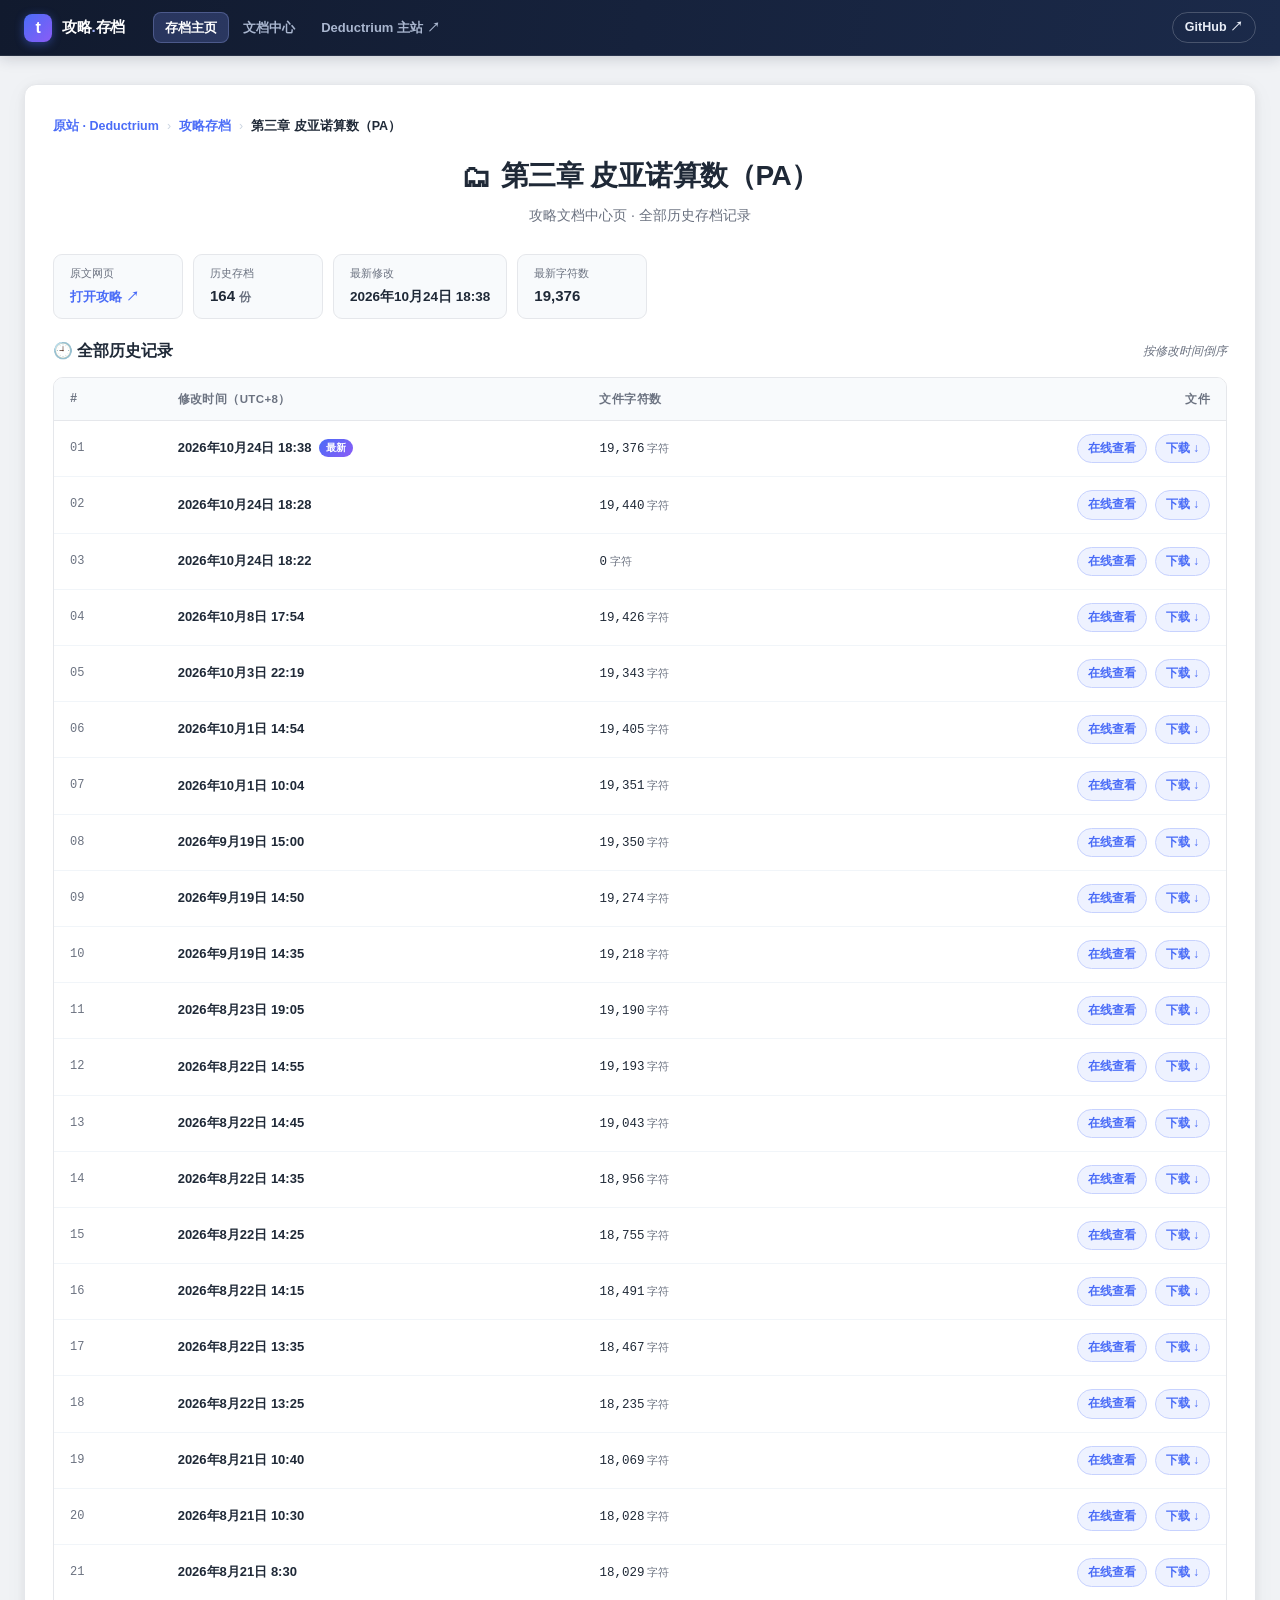
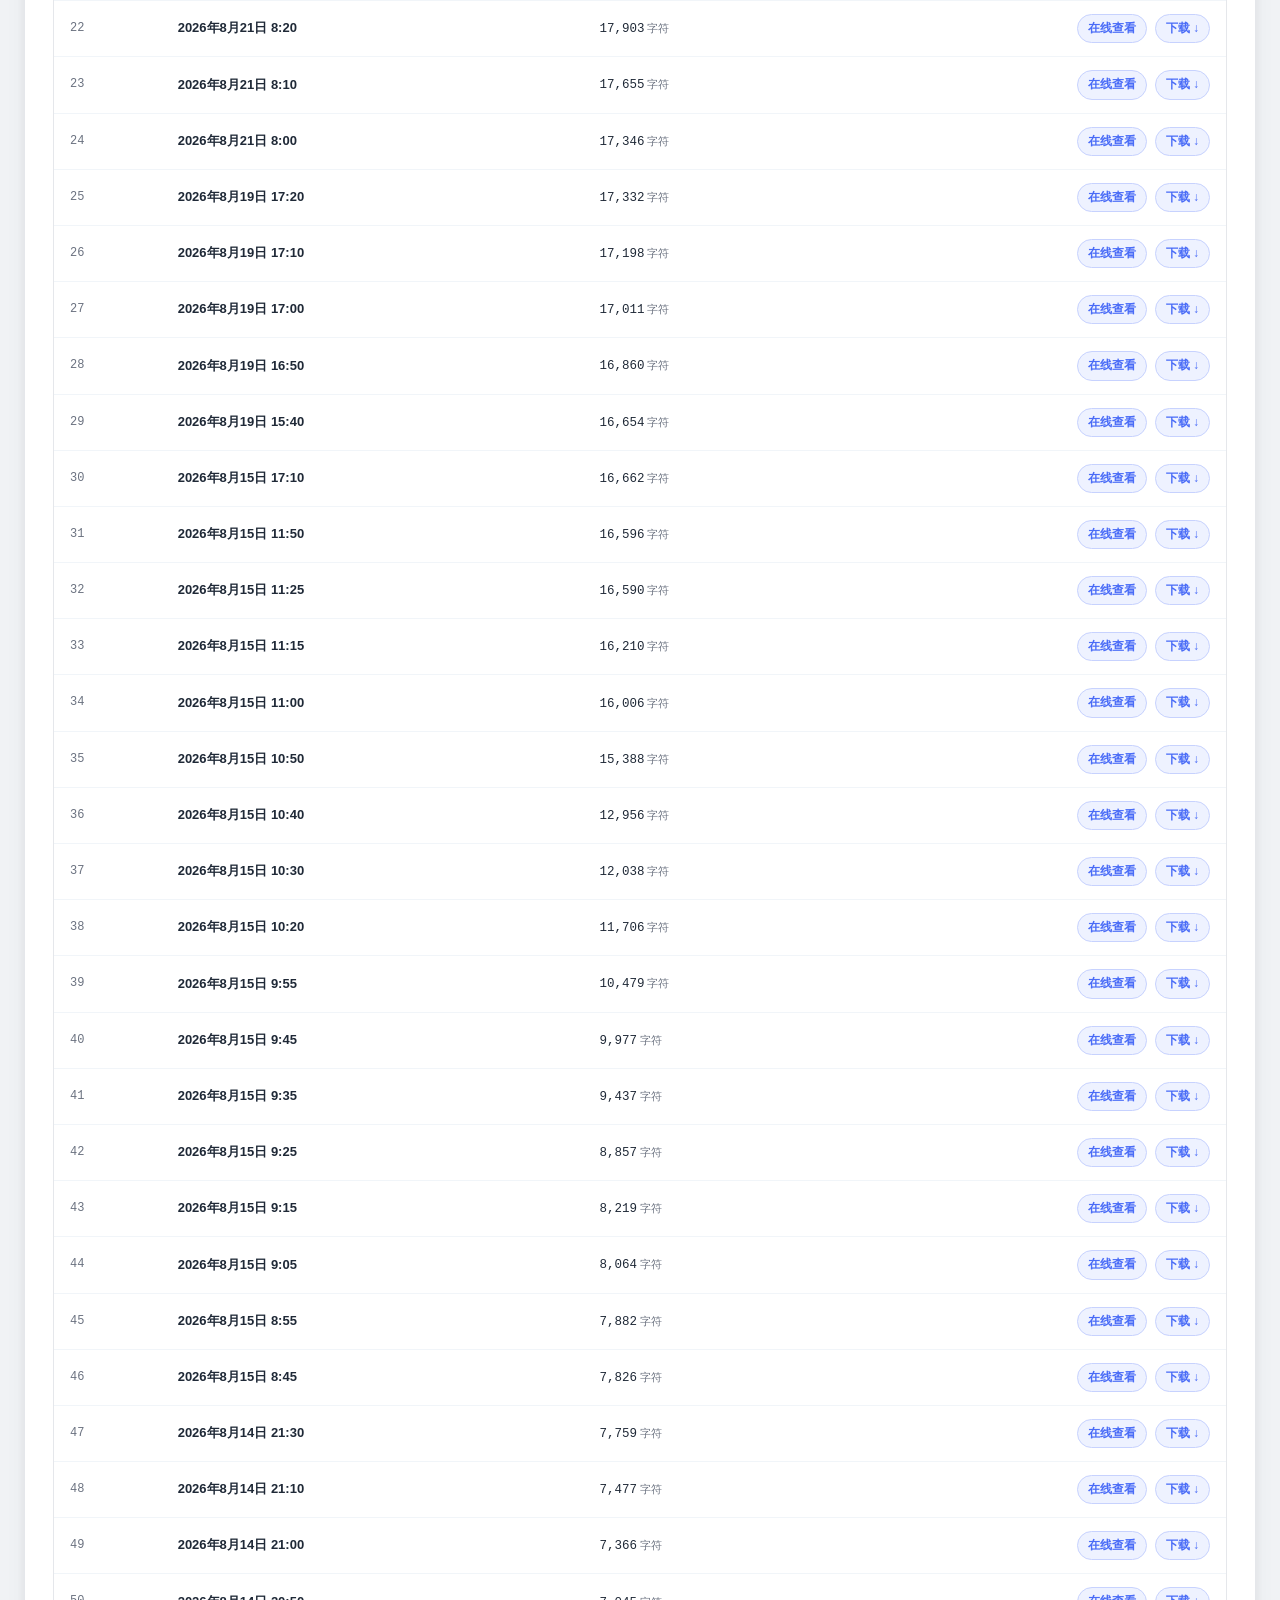
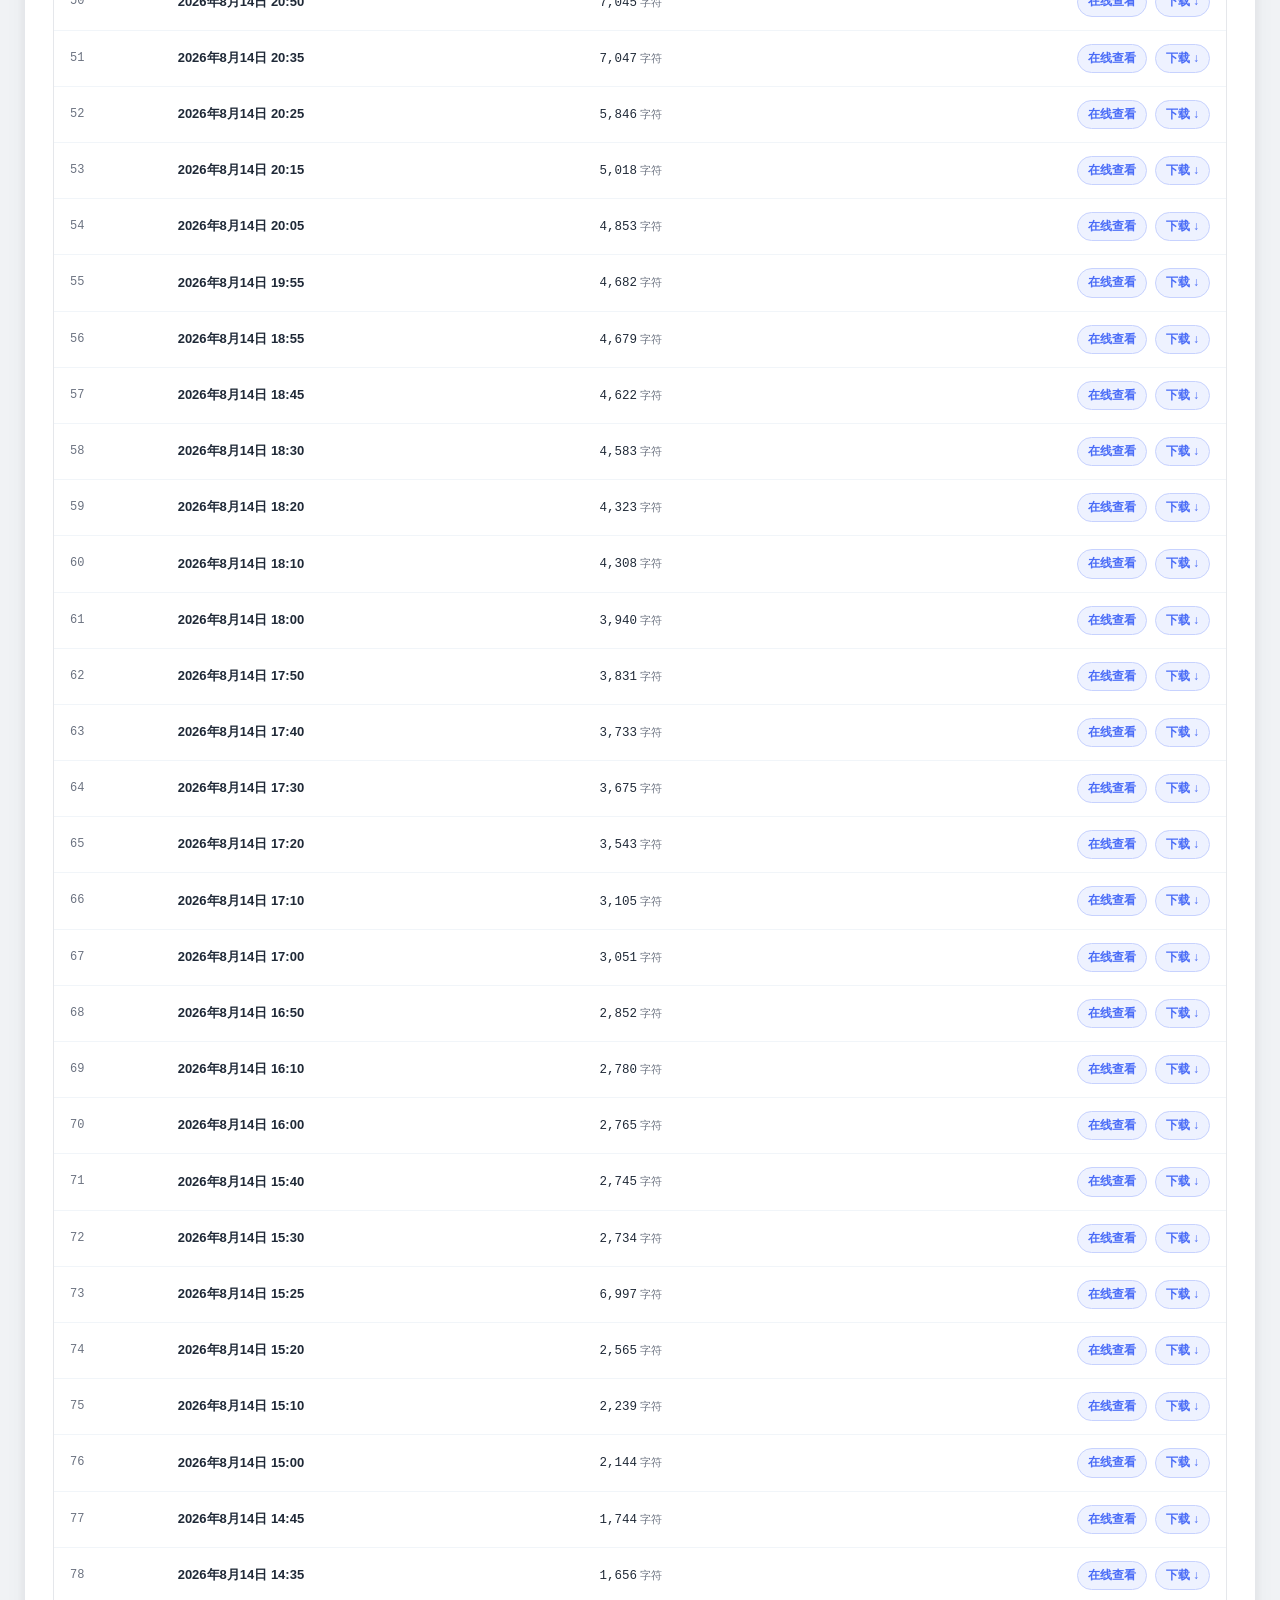
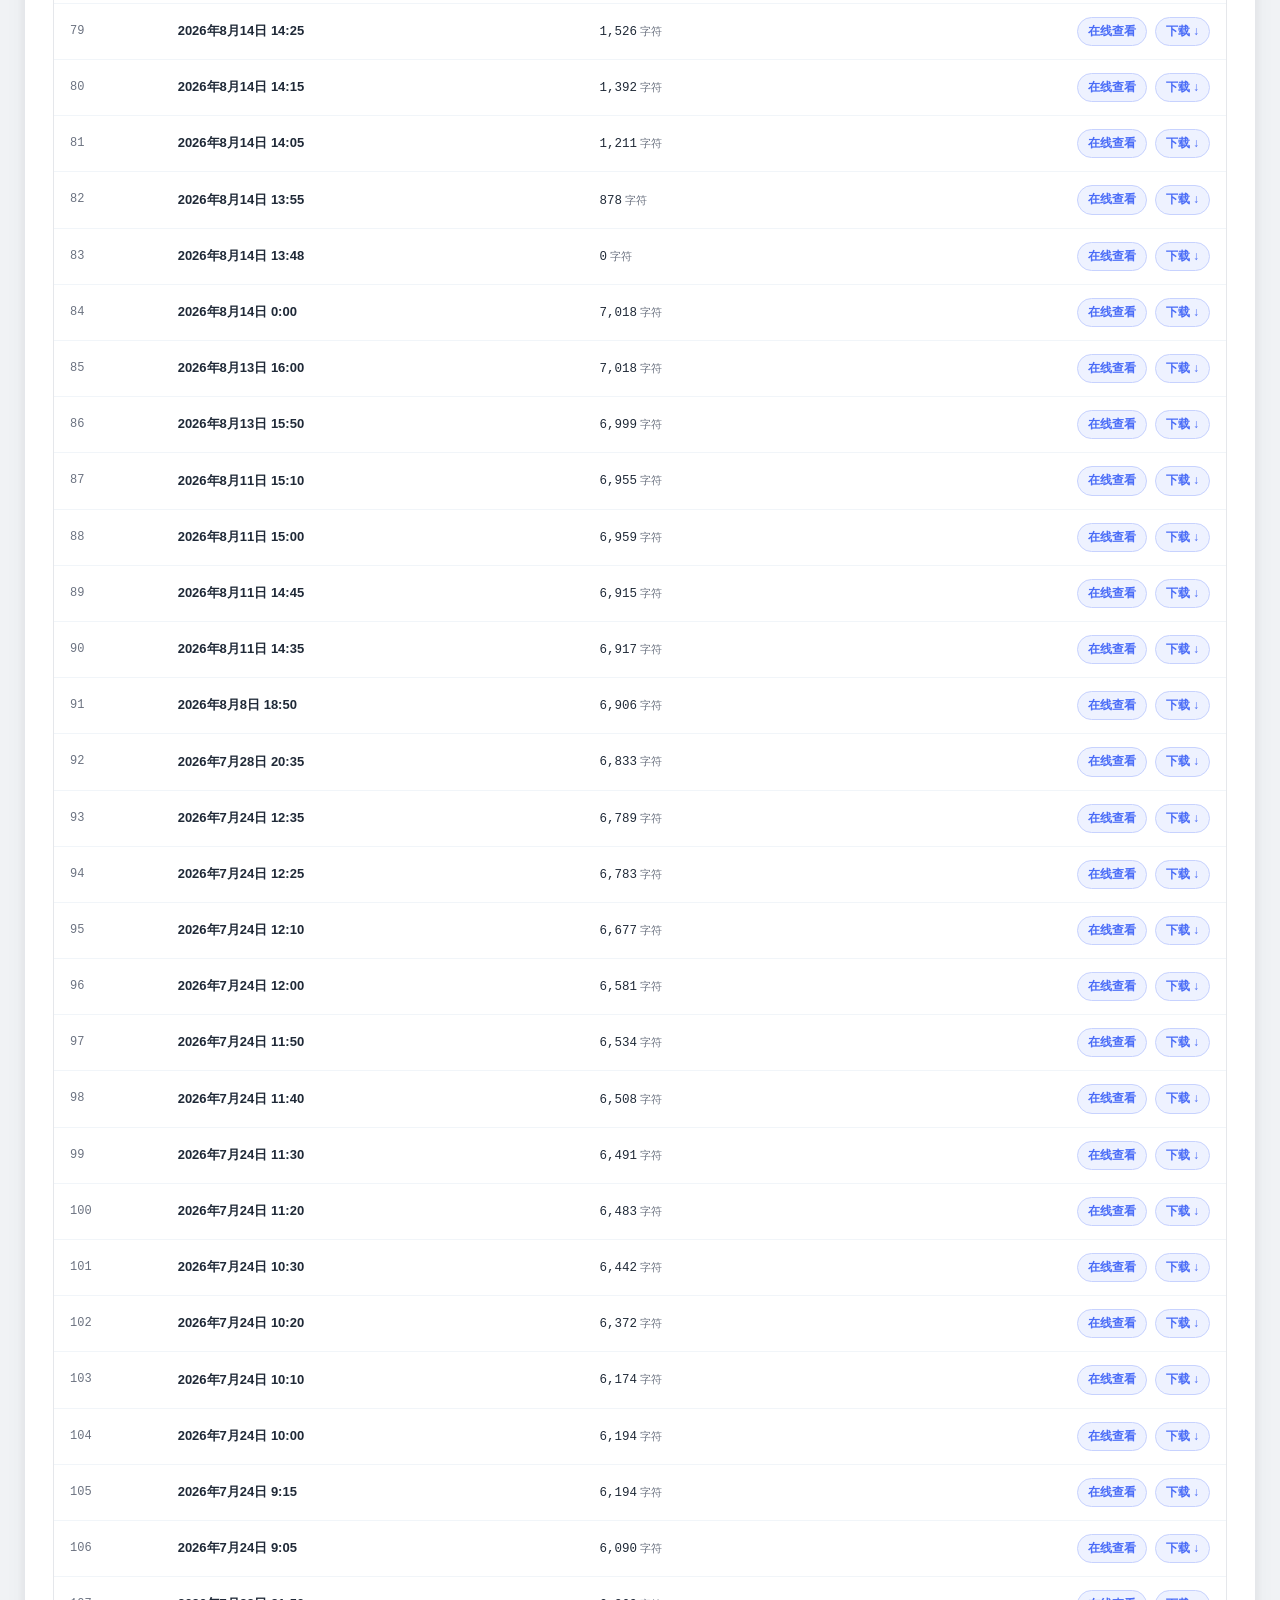
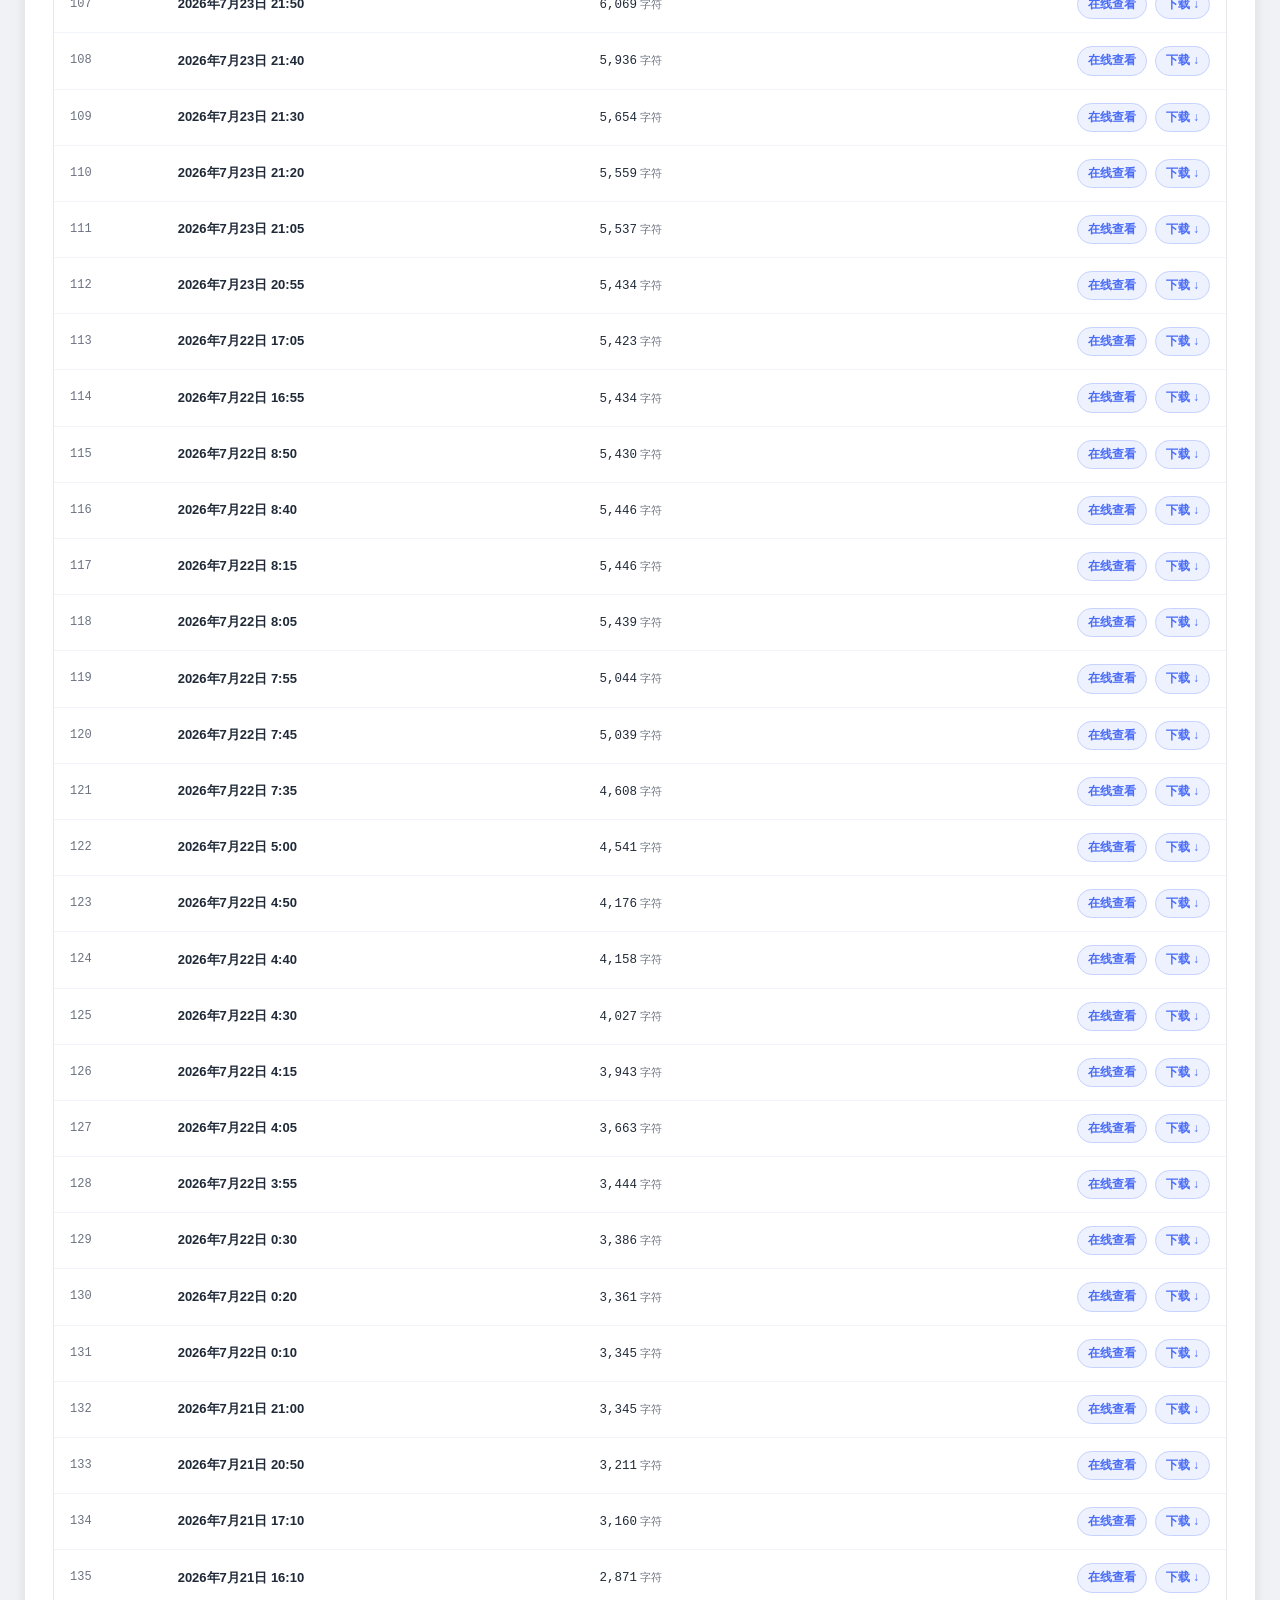
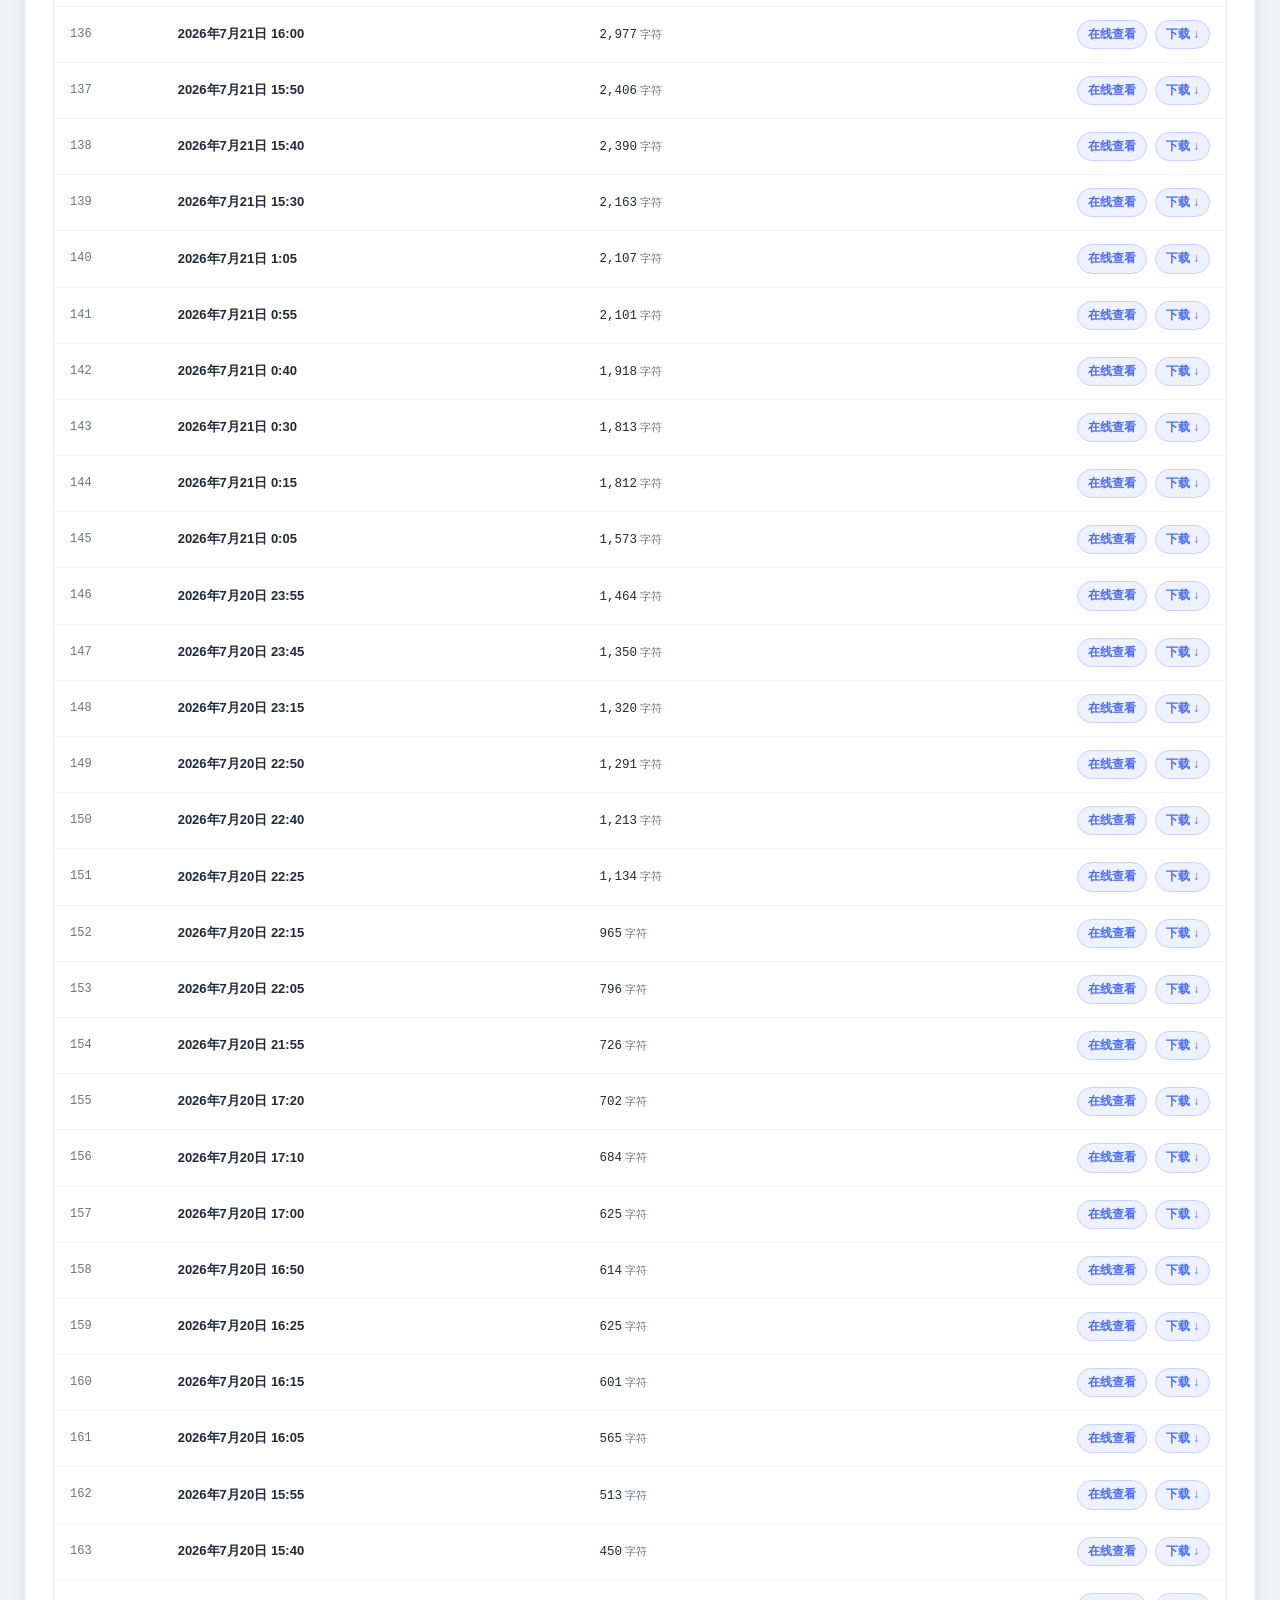
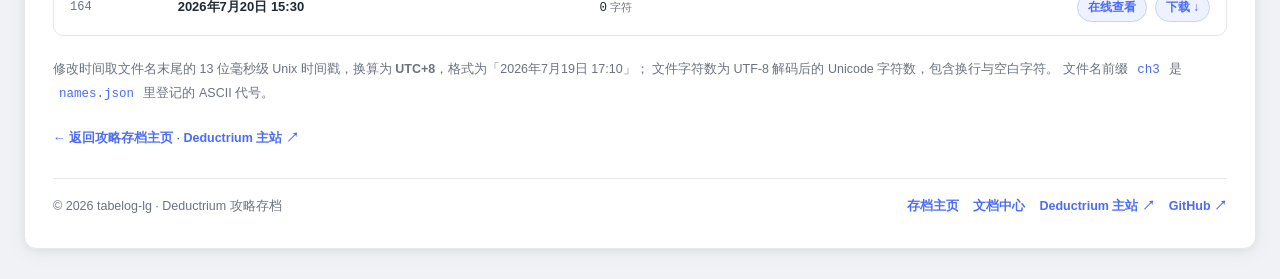
<file: docs/ch3.html>
<!DOCTYPE html>
<html lang="zh-CN">
<head>
    <meta charset="UTF-8">
    <meta name="viewport" content="width=device-width, initial-scale=1.0">
    <title>第三章 皮亚诺算数（PA） · 存档历史</title>
    <meta name="description" content="第三章 皮亚诺算数（PA） 的全部历史存档：修改时间与文件字符数。">
    <link rel="icon" href="data:,">
    <link rel="stylesheet" href="../assets/site.css">
    <link rel="stylesheet" href="../assets/walkthrough.css">
    <script src="../assets/site.js" defer></script>
</head>
<body class="page-walkthrough has-site-nav" data-section="walkthrough">
    <header class="site-nav">
        <a class="site-nav__brand" href="../index.html">
            <span class="site-nav__mark">t</span>
            <span>攻略<span class="site-nav__dot">.</span>存档</span>
        </a>
        <nav class="site-nav__links" aria-label="主导航">
            <a href="../index.html" data-nav="walkthrough">存档主页</a>
            <a href="../index.html#docs" data-nav="docs">文档中心</a>
            <a href="https://tabelog-lg.github.io/deductrium/" data-nav="deductrium" target="_blank" rel="noopener">Deductrium 主站 ↗</a>
        </nav>
        <a class="site-nav__repo" href="https://github.com/tabelog-lg/deductrium-walkthrough" target="_blank" rel="noopener">GitHub ↗</a>
    </header>
    <div class="container">
        <div class="site-crumb">
            <a href="https://tabelog-lg.github.io/deductrium/">原站 · Deductrium</a><span class="sep">›</span><a href="../index.html">攻略存档</a><span class="sep">›</span><span class="cur">第三章 皮亚诺算数（PA）</span>
        </div>
        <div class="header">
            <h1><span class="icon">🗂</span> 第三章 皮亚诺算数（PA）</h1>
            <p>攻略文档中心页 · 全部历史存档记录</p>
        </div>

        <div class="wk-meta">
            <div class="wk-meta__item"><span class="k">原文网页</span><a class="v" href="https://hedgedoc.envs.net/oFtjqCXESCirxALGiuvRbw" target="_blank" rel="noopener">打开攻略 ↗</a></div>
            <div class="wk-meta__item"><span class="k">历史存档</span><span class="v">164 <small>份</small></span></div>
            <div class="wk-meta__item"><span class="k">最新修改</span><span class="v" style="font-size:13.5px">2026年10月24日 18:38</span></div>
            <div class="wk-meta__item"><span class="k">最新字符数</span><span class="v">19,376</span></div>
        </div>

        <div class="wk-block">
            <div class="section-header">
                <h2>🕘 全部历史记录</h2>
                <span class="hint">按修改时间倒序</span>
            </div>
            <div class="wk-table-wrap">
                <table class="wk-table wk-history">
                    <thead>
                        <tr>
                            <th class="col-num">#</th>
                            <th class="col-time">修改时间（UTC+8）</th>
                            <th class="col-chars">文件字符数</th>
                            <th class="col-actions">文件</th>
                        </tr>
                    </thead>
                    <tbody>
                <tr>
                    <td class="col-num">01</td>
                    <td class="col-time"><span class="wk-time">2026年10月24日 18:38</span><span class="wk-new">最新</span></td>
                    <td class="col-chars"><span class="wk-chars">19,376<small>字符</small></span></td>
                    <td class="col-actions">
                        <span class="wk-actions">
                            <a href="../view.html?f=archives/ch3_1792838304366.md">在线查看</a>
                            <a href="../archives/ch3_1792838304366.md" download>下载 ↓</a>
                        </span>
                    </td>
                </tr>
                <tr>
                    <td class="col-num">02</td>
                    <td class="col-time"><span class="wk-time">2026年10月24日 18:28</span></td>
                    <td class="col-chars"><span class="wk-chars">19,440<small>字符</small></span></td>
                    <td class="col-actions">
                        <span class="wk-actions">
                            <a href="../view.html?f=archives/ch3_1792837704990.md">在线查看</a>
                            <a href="../archives/ch3_1792837704990.md" download>下载 ↓</a>
                        </span>
                    </td>
                </tr>
                <tr>
                    <td class="col-num">03</td>
                    <td class="col-time"><span class="wk-time">2026年10月24日 18:22</span></td>
                    <td class="col-chars"><span class="wk-chars">0<small>字符</small></span></td>
                    <td class="col-actions">
                        <span class="wk-actions">
                            <a href="../view.html?f=archives/ch3_1792837336649.md">在线查看</a>
                            <a href="../archives/ch3_1792837336649.md" download>下载 ↓</a>
                        </span>
                    </td>
                </tr>
                <tr>
                    <td class="col-num">04</td>
                    <td class="col-time"><span class="wk-time">2026年10月8日 17:54</span></td>
                    <td class="col-chars"><span class="wk-chars">19,426<small>字符</small></span></td>
                    <td class="col-actions">
                        <span class="wk-actions">
                            <a href="../view.html?f=archives/ch3_1791453289223.md">在线查看</a>
                            <a href="../archives/ch3_1791453289223.md" download>下载 ↓</a>
                        </span>
                    </td>
                </tr>
                <tr>
                    <td class="col-num">05</td>
                    <td class="col-time"><span class="wk-time">2026年10月3日 22:19</span></td>
                    <td class="col-chars"><span class="wk-chars">19,343<small>字符</small></span></td>
                    <td class="col-actions">
                        <span class="wk-actions">
                            <a href="../view.html?f=archives/ch3_1791037188765.md">在线查看</a>
                            <a href="../archives/ch3_1791037188765.md" download>下载 ↓</a>
                        </span>
                    </td>
                </tr>
                <tr>
                    <td class="col-num">06</td>
                    <td class="col-time"><span class="wk-time">2026年10月1日 14:54</span></td>
                    <td class="col-chars"><span class="wk-chars">19,405<small>字符</small></span></td>
                    <td class="col-actions">
                        <span class="wk-actions">
                            <a href="../view.html?f=archives/ch3_1790837688650.md">在线查看</a>
                            <a href="../archives/ch3_1790837688650.md" download>下载 ↓</a>
                        </span>
                    </td>
                </tr>
                <tr>
                    <td class="col-num">07</td>
                    <td class="col-time"><span class="wk-time">2026年10月1日 10:04</span></td>
                    <td class="col-chars"><span class="wk-chars">19,351<small>字符</small></span></td>
                    <td class="col-actions">
                        <span class="wk-actions">
                            <a href="../view.html?f=archives/ch3_1790820288618.md">在线查看</a>
                            <a href="../archives/ch3_1790820288618.md" download>下载 ↓</a>
                        </span>
                    </td>
                </tr>
                <tr>
                    <td class="col-num">08</td>
                    <td class="col-time"><span class="wk-time">2026年9月19日 15:00</span></td>
                    <td class="col-chars"><span class="wk-chars">19,350<small>字符</small></span></td>
                    <td class="col-actions">
                        <span class="wk-actions">
                            <a href="../view.html?f=archives/ch3_1789801224487.md">在线查看</a>
                            <a href="../archives/ch3_1789801224487.md" download>下载 ↓</a>
                        </span>
                    </td>
                </tr>
                <tr>
                    <td class="col-num">09</td>
                    <td class="col-time"><span class="wk-time">2026年9月19日 14:50</span></td>
                    <td class="col-chars"><span class="wk-chars">19,274<small>字符</small></span></td>
                    <td class="col-actions">
                        <span class="wk-actions">
                            <a href="../view.html?f=archives/ch3_1789800624707.md">在线查看</a>
                            <a href="../archives/ch3_1789800624707.md" download>下载 ↓</a>
                        </span>
                    </td>
                </tr>
                <tr>
                    <td class="col-num">10</td>
                    <td class="col-time"><span class="wk-time">2026年9月19日 14:35</span></td>
                    <td class="col-chars"><span class="wk-chars">19,218<small>字符</small></span></td>
                    <td class="col-actions">
                        <span class="wk-actions">
                            <a href="../view.html?f=archives/ch3_1789799724792.md">在线查看</a>
                            <a href="../archives/ch3_1789799724792.md" download>下载 ↓</a>
                        </span>
                    </td>
                </tr>
                <tr>
                    <td class="col-num">11</td>
                    <td class="col-time"><span class="wk-time">2026年8月23日 19:05</span></td>
                    <td class="col-chars"><span class="wk-chars">19,190<small>字符</small></span></td>
                    <td class="col-actions">
                        <span class="wk-actions">
                            <a href="../view.html?f=archives/ch3_1787483124932.md">在线查看</a>
                            <a href="../archives/ch3_1787483124932.md" download>下载 ↓</a>
                        </span>
                    </td>
                </tr>
                <tr>
                    <td class="col-num">12</td>
                    <td class="col-time"><span class="wk-time">2026年8月22日 14:55</span></td>
                    <td class="col-chars"><span class="wk-chars">19,193<small>字符</small></span></td>
                    <td class="col-actions">
                        <span class="wk-actions">
                            <a href="../view.html?f=archives/ch3_1787381725063.md">在线查看</a>
                            <a href="../archives/ch3_1787381725063.md" download>下载 ↓</a>
                        </span>
                    </td>
                </tr>
                <tr>
                    <td class="col-num">13</td>
                    <td class="col-time"><span class="wk-time">2026年8月22日 14:45</span></td>
                    <td class="col-chars"><span class="wk-chars">19,043<small>字符</small></span></td>
                    <td class="col-actions">
                        <span class="wk-actions">
                            <a href="../view.html?f=archives/ch3_1787381125146.md">在线查看</a>
                            <a href="../archives/ch3_1787381125146.md" download>下载 ↓</a>
                        </span>
                    </td>
                </tr>
                <tr>
                    <td class="col-num">14</td>
                    <td class="col-time"><span class="wk-time">2026年8月22日 14:35</span></td>
                    <td class="col-chars"><span class="wk-chars">18,956<small>字符</small></span></td>
                    <td class="col-actions">
                        <span class="wk-actions">
                            <a href="../view.html?f=archives/ch3_1787380525506.md">在线查看</a>
                            <a href="../archives/ch3_1787380525506.md" download>下载 ↓</a>
                        </span>
                    </td>
                </tr>
                <tr>
                    <td class="col-num">15</td>
                    <td class="col-time"><span class="wk-time">2026年8月22日 14:25</span></td>
                    <td class="col-chars"><span class="wk-chars">18,755<small>字符</small></span></td>
                    <td class="col-actions">
                        <span class="wk-actions">
                            <a href="../view.html?f=archives/ch3_1787379925317.md">在线查看</a>
                            <a href="../archives/ch3_1787379925317.md" download>下载 ↓</a>
                        </span>
                    </td>
                </tr>
                <tr>
                    <td class="col-num">16</td>
                    <td class="col-time"><span class="wk-time">2026年8月22日 14:15</span></td>
                    <td class="col-chars"><span class="wk-chars">18,491<small>字符</small></span></td>
                    <td class="col-actions">
                        <span class="wk-actions">
                            <a href="../view.html?f=archives/ch3_1787379325730.md">在线查看</a>
                            <a href="../archives/ch3_1787379325730.md" download>下载 ↓</a>
                        </span>
                    </td>
                </tr>
                <tr>
                    <td class="col-num">17</td>
                    <td class="col-time"><span class="wk-time">2026年8月22日 13:35</span></td>
                    <td class="col-chars"><span class="wk-chars">18,467<small>字符</small></span></td>
                    <td class="col-actions">
                        <span class="wk-actions">
                            <a href="../view.html?f=archives/ch3_1787376930629.md">在线查看</a>
                            <a href="../archives/ch3_1787376930629.md" download>下载 ↓</a>
                        </span>
                    </td>
                </tr>
                <tr>
                    <td class="col-num">18</td>
                    <td class="col-time"><span class="wk-time">2026年8月22日 13:25</span></td>
                    <td class="col-chars"><span class="wk-chars">18,235<small>字符</small></span></td>
                    <td class="col-actions">
                        <span class="wk-actions">
                            <a href="../view.html?f=archives/ch3_1787376333700.md">在线查看</a>
                            <a href="../archives/ch3_1787376333700.md" download>下载 ↓</a>
                        </span>
                    </td>
                </tr>
                <tr>
                    <td class="col-num">19</td>
                    <td class="col-time"><span class="wk-time">2026年8月21日 10:40</span></td>
                    <td class="col-chars"><span class="wk-chars">18,069<small>字符</small></span></td>
                    <td class="col-actions">
                        <span class="wk-actions">
                            <a href="../view.html?f=archives/ch3_1787280023290.md">在线查看</a>
                            <a href="../archives/ch3_1787280023290.md" download>下载 ↓</a>
                        </span>
                    </td>
                </tr>
                <tr>
                    <td class="col-num">20</td>
                    <td class="col-time"><span class="wk-time">2026年8月21日 10:30</span></td>
                    <td class="col-chars"><span class="wk-chars">18,028<small>字符</small></span></td>
                    <td class="col-actions">
                        <span class="wk-actions">
                            <a href="../view.html?f=archives/ch3_1787279422790.md">在线查看</a>
                            <a href="../archives/ch3_1787279422790.md" download>下载 ↓</a>
                        </span>
                    </td>
                </tr>
                <tr>
                    <td class="col-num">21</td>
                    <td class="col-time"><span class="wk-time">2026年8月21日 8:30</span></td>
                    <td class="col-chars"><span class="wk-chars">18,029<small>字符</small></span></td>
                    <td class="col-actions">
                        <span class="wk-actions">
                            <a href="../view.html?f=archives/ch3_1787272234504.md">在线查看</a>
                            <a href="../archives/ch3_1787272234504.md" download>下载 ↓</a>
                        </span>
                    </td>
                </tr>
                <tr>
                    <td class="col-num">22</td>
                    <td class="col-time"><span class="wk-time">2026年8月21日 8:20</span></td>
                    <td class="col-chars"><span class="wk-chars">17,903<small>字符</small></span></td>
                    <td class="col-actions">
                        <span class="wk-actions">
                            <a href="../view.html?f=archives/ch3_1787271622131.md">在线查看</a>
                            <a href="../archives/ch3_1787271622131.md" download>下载 ↓</a>
                        </span>
                    </td>
                </tr>
                <tr>
                    <td class="col-num">23</td>
                    <td class="col-time"><span class="wk-time">2026年8月21日 8:10</span></td>
                    <td class="col-chars"><span class="wk-chars">17,655<small>字符</small></span></td>
                    <td class="col-actions">
                        <span class="wk-actions">
                            <a href="../view.html?f=archives/ch3_1787271031087.md">在线查看</a>
                            <a href="../archives/ch3_1787271031087.md" download>下载 ↓</a>
                        </span>
                    </td>
                </tr>
                <tr>
                    <td class="col-num">24</td>
                    <td class="col-time"><span class="wk-time">2026年8月21日 8:00</span></td>
                    <td class="col-chars"><span class="wk-chars">17,346<small>字符</small></span></td>
                    <td class="col-actions">
                        <span class="wk-actions">
                            <a href="../view.html?f=archives/ch3_1787270420663.md">在线查看</a>
                            <a href="../archives/ch3_1787270420663.md" download>下载 ↓</a>
                        </span>
                    </td>
                </tr>
                <tr>
                    <td class="col-num">25</td>
                    <td class="col-time"><span class="wk-time">2026年8月19日 17:20</span></td>
                    <td class="col-chars"><span class="wk-chars">17,332<small>字符</small></span></td>
                    <td class="col-actions">
                        <span class="wk-actions">
                            <a href="../view.html?f=archives/ch3_1787131222428.md">在线查看</a>
                            <a href="../archives/ch3_1787131222428.md" download>下载 ↓</a>
                        </span>
                    </td>
                </tr>
                <tr>
                    <td class="col-num">26</td>
                    <td class="col-time"><span class="wk-time">2026年8月19日 17:10</span></td>
                    <td class="col-chars"><span class="wk-chars">17,198<small>字符</small></span></td>
                    <td class="col-actions">
                        <span class="wk-actions">
                            <a href="../view.html?f=archives/ch3_1787130624822.md">在线查看</a>
                            <a href="../archives/ch3_1787130624822.md" download>下载 ↓</a>
                        </span>
                    </td>
                </tr>
                <tr>
                    <td class="col-num">27</td>
                    <td class="col-time"><span class="wk-time">2026年8月19日 17:00</span></td>
                    <td class="col-chars"><span class="wk-chars">17,011<small>字符</small></span></td>
                    <td class="col-actions">
                        <span class="wk-actions">
                            <a href="../view.html?f=archives/ch3_1787130023551.md">在线查看</a>
                            <a href="../archives/ch3_1787130023551.md" download>下载 ↓</a>
                        </span>
                    </td>
                </tr>
                <tr>
                    <td class="col-num">28</td>
                    <td class="col-time"><span class="wk-time">2026年8月19日 16:50</span></td>
                    <td class="col-chars"><span class="wk-chars">16,860<small>字符</small></span></td>
                    <td class="col-actions">
                        <span class="wk-actions">
                            <a href="../view.html?f=archives/ch3_1787129423442.md">在线查看</a>
                            <a href="../archives/ch3_1787129423442.md" download>下载 ↓</a>
                        </span>
                    </td>
                </tr>
                <tr>
                    <td class="col-num">29</td>
                    <td class="col-time"><span class="wk-time">2026年8月19日 15:40</span></td>
                    <td class="col-chars"><span class="wk-chars">16,654<small>字符</small></span></td>
                    <td class="col-actions">
                        <span class="wk-actions">
                            <a href="../view.html?f=archives/ch3_1787125226743.md">在线查看</a>
                            <a href="../archives/ch3_1787125226743.md" download>下载 ↓</a>
                        </span>
                    </td>
                </tr>
                <tr>
                    <td class="col-num">30</td>
                    <td class="col-time"><span class="wk-time">2026年8月15日 17:10</span></td>
                    <td class="col-chars"><span class="wk-chars">16,662<small>字符</small></span></td>
                    <td class="col-actions">
                        <span class="wk-actions">
                            <a href="../view.html?f=archives/ch3_1786785027602.md">在线查看</a>
                            <a href="../archives/ch3_1786785027602.md" download>下载 ↓</a>
                        </span>
                    </td>
                </tr>
                <tr>
                    <td class="col-num">31</td>
                    <td class="col-time"><span class="wk-time">2026年8月15日 11:50</span></td>
                    <td class="col-chars"><span class="wk-chars">16,596<small>字符</small></span></td>
                    <td class="col-actions">
                        <span class="wk-actions">
                            <a href="../view.html?f=archives/ch3_1786765830808.md">在线查看</a>
                            <a href="../archives/ch3_1786765830808.md" download>下载 ↓</a>
                        </span>
                    </td>
                </tr>
                <tr>
                    <td class="col-num">32</td>
                    <td class="col-time"><span class="wk-time">2026年8月15日 11:25</span></td>
                    <td class="col-chars"><span class="wk-chars">16,590<small>字符</small></span></td>
                    <td class="col-actions">
                        <span class="wk-actions">
                            <a href="../view.html?f=archives/ch3_1786764321620.md">在线查看</a>
                            <a href="../archives/ch3_1786764321620.md" download>下载 ↓</a>
                        </span>
                    </td>
                </tr>
                <tr>
                    <td class="col-num">33</td>
                    <td class="col-time"><span class="wk-time">2026年8月15日 11:15</span></td>
                    <td class="col-chars"><span class="wk-chars">16,210<small>字符</small></span></td>
                    <td class="col-actions">
                        <span class="wk-actions">
                            <a href="../view.html?f=archives/ch3_1786763731338.md">在线查看</a>
                            <a href="../archives/ch3_1786763731338.md" download>下载 ↓</a>
                        </span>
                    </td>
                </tr>
                <tr>
                    <td class="col-num">34</td>
                    <td class="col-time"><span class="wk-time">2026年8月15日 11:00</span></td>
                    <td class="col-chars"><span class="wk-chars">16,006<small>字符</small></span></td>
                    <td class="col-actions">
                        <span class="wk-actions">
                            <a href="../view.html?f=archives/ch3_1786762832060.md">在线查看</a>
                            <a href="../archives/ch3_1786762832060.md" download>下载 ↓</a>
                        </span>
                    </td>
                </tr>
                <tr>
                    <td class="col-num">35</td>
                    <td class="col-time"><span class="wk-time">2026年8月15日 10:50</span></td>
                    <td class="col-chars"><span class="wk-chars">15,388<small>字符</small></span></td>
                    <td class="col-actions">
                        <span class="wk-actions">
                            <a href="../view.html?f=archives/ch3_1786762224027.md">在线查看</a>
                            <a href="../archives/ch3_1786762224027.md" download>下载 ↓</a>
                        </span>
                    </td>
                </tr>
                <tr>
                    <td class="col-num">36</td>
                    <td class="col-time"><span class="wk-time">2026年8月15日 10:40</span></td>
                    <td class="col-chars"><span class="wk-chars">12,956<small>字符</small></span></td>
                    <td class="col-actions">
                        <span class="wk-actions">
                            <a href="../view.html?f=archives/ch3_1786761631627.md">在线查看</a>
                            <a href="../archives/ch3_1786761631627.md" download>下载 ↓</a>
                        </span>
                    </td>
                </tr>
                <tr>
                    <td class="col-num">37</td>
                    <td class="col-time"><span class="wk-time">2026年8月15日 10:30</span></td>
                    <td class="col-chars"><span class="wk-chars">12,038<small>字符</small></span></td>
                    <td class="col-actions">
                        <span class="wk-actions">
                            <a href="../view.html?f=archives/ch3_1786761023922.md">在线查看</a>
                            <a href="../archives/ch3_1786761023922.md" download>下载 ↓</a>
                        </span>
                    </td>
                </tr>
                <tr>
                    <td class="col-num">38</td>
                    <td class="col-time"><span class="wk-time">2026年8月15日 10:20</span></td>
                    <td class="col-chars"><span class="wk-chars">11,706<small>字符</small></span></td>
                    <td class="col-actions">
                        <span class="wk-actions">
                            <a href="../view.html?f=archives/ch3_1786760423932.md">在线查看</a>
                            <a href="../archives/ch3_1786760423932.md" download>下载 ↓</a>
                        </span>
                    </td>
                </tr>
                <tr>
                    <td class="col-num">39</td>
                    <td class="col-time"><span class="wk-time">2026年8月15日 9:55</span></td>
                    <td class="col-chars"><span class="wk-chars">10,479<small>字符</small></span></td>
                    <td class="col-actions">
                        <span class="wk-actions">
                            <a href="../view.html?f=archives/ch3_1786758921886.md">在线查看</a>
                            <a href="../archives/ch3_1786758921886.md" download>下载 ↓</a>
                        </span>
                    </td>
                </tr>
                <tr>
                    <td class="col-num">40</td>
                    <td class="col-time"><span class="wk-time">2026年8月15日 9:45</span></td>
                    <td class="col-chars"><span class="wk-chars">9,977<small>字符</small></span></td>
                    <td class="col-actions">
                        <span class="wk-actions">
                            <a href="../view.html?f=archives/ch3_1786758321513.md">在线查看</a>
                            <a href="../archives/ch3_1786758321513.md" download>下载 ↓</a>
                        </span>
                    </td>
                </tr>
                <tr>
                    <td class="col-num">41</td>
                    <td class="col-time"><span class="wk-time">2026年8月15日 9:35</span></td>
                    <td class="col-chars"><span class="wk-chars">9,437<small>字符</small></span></td>
                    <td class="col-actions">
                        <span class="wk-actions">
                            <a href="../view.html?f=archives/ch3_1786757721781.md">在线查看</a>
                            <a href="../archives/ch3_1786757721781.md" download>下载 ↓</a>
                        </span>
                    </td>
                </tr>
                <tr>
                    <td class="col-num">42</td>
                    <td class="col-time"><span class="wk-time">2026年8月15日 9:25</span></td>
                    <td class="col-chars"><span class="wk-chars">8,857<small>字符</small></span></td>
                    <td class="col-actions">
                        <span class="wk-actions">
                            <a href="../view.html?f=archives/ch3_1786757121472.md">在线查看</a>
                            <a href="../archives/ch3_1786757121472.md" download>下载 ↓</a>
                        </span>
                    </td>
                </tr>
                <tr>
                    <td class="col-num">43</td>
                    <td class="col-time"><span class="wk-time">2026年8月15日 9:15</span></td>
                    <td class="col-chars"><span class="wk-chars">8,219<small>字符</small></span></td>
                    <td class="col-actions">
                        <span class="wk-actions">
                            <a href="../view.html?f=archives/ch3_1786756530129.md">在线查看</a>
                            <a href="../archives/ch3_1786756530129.md" download>下载 ↓</a>
                        </span>
                    </td>
                </tr>
                <tr>
                    <td class="col-num">44</td>
                    <td class="col-time"><span class="wk-time">2026年8月15日 9:05</span></td>
                    <td class="col-chars"><span class="wk-chars">8,064<small>字符</small></span></td>
                    <td class="col-actions">
                        <span class="wk-actions">
                            <a href="../view.html?f=archives/ch3_1786755931975.md">在线查看</a>
                            <a href="../archives/ch3_1786755931975.md" download>下载 ↓</a>
                        </span>
                    </td>
                </tr>
                <tr>
                    <td class="col-num">45</td>
                    <td class="col-time"><span class="wk-time">2026年8月15日 8:55</span></td>
                    <td class="col-chars"><span class="wk-chars">7,882<small>字符</small></span></td>
                    <td class="col-actions">
                        <span class="wk-actions">
                            <a href="../view.html?f=archives/ch3_1786755328122.md">在线查看</a>
                            <a href="../archives/ch3_1786755328122.md" download>下载 ↓</a>
                        </span>
                    </td>
                </tr>
                <tr>
                    <td class="col-num">46</td>
                    <td class="col-time"><span class="wk-time">2026年8月15日 8:45</span></td>
                    <td class="col-chars"><span class="wk-chars">7,826<small>字符</small></span></td>
                    <td class="col-actions">
                        <span class="wk-actions">
                            <a href="../view.html?f=archives/ch3_1786754730482.md">在线查看</a>
                            <a href="../archives/ch3_1786754730482.md" download>下载 ↓</a>
                        </span>
                    </td>
                </tr>
                <tr>
                    <td class="col-num">47</td>
                    <td class="col-time"><span class="wk-time">2026年8月14日 21:30</span></td>
                    <td class="col-chars"><span class="wk-chars">7,759<small>字符</small></span></td>
                    <td class="col-actions">
                        <span class="wk-actions">
                            <a href="../view.html?f=archives/ch3_1786714229475.md">在线查看</a>
                            <a href="../archives/ch3_1786714229475.md" download>下载 ↓</a>
                        </span>
                    </td>
                </tr>
                <tr>
                    <td class="col-num">48</td>
                    <td class="col-time"><span class="wk-time">2026年8月14日 21:10</span></td>
                    <td class="col-chars"><span class="wk-chars">7,477<small>字符</small></span></td>
                    <td class="col-actions">
                        <span class="wk-actions">
                            <a href="../view.html?f=archives/ch3_1786713027421.md">在线查看</a>
                            <a href="../archives/ch3_1786713027421.md" download>下载 ↓</a>
                        </span>
                    </td>
                </tr>
                <tr>
                    <td class="col-num">49</td>
                    <td class="col-time"><span class="wk-time">2026年8月14日 21:00</span></td>
                    <td class="col-chars"><span class="wk-chars">7,366<small>字符</small></span></td>
                    <td class="col-actions">
                        <span class="wk-actions">
                            <a href="../view.html?f=archives/ch3_1786712428889.md">在线查看</a>
                            <a href="../archives/ch3_1786712428889.md" download>下载 ↓</a>
                        </span>
                    </td>
                </tr>
                <tr>
                    <td class="col-num">50</td>
                    <td class="col-time"><span class="wk-time">2026年8月14日 20:50</span></td>
                    <td class="col-chars"><span class="wk-chars">7,045<small>字符</small></span></td>
                    <td class="col-actions">
                        <span class="wk-actions">
                            <a href="../view.html?f=archives/ch3_1786711828634.md">在线查看</a>
                            <a href="../archives/ch3_1786711828634.md" download>下载 ↓</a>
                        </span>
                    </td>
                </tr>
                <tr>
                    <td class="col-num">51</td>
                    <td class="col-time"><span class="wk-time">2026年8月14日 20:35</span></td>
                    <td class="col-chars"><span class="wk-chars">7,047<small>字符</small></span></td>
                    <td class="col-actions">
                        <span class="wk-actions">
                            <a href="../view.html?f=archives/ch3_1786710927617.md">在线查看</a>
                            <a href="../archives/ch3_1786710927617.md" download>下载 ↓</a>
                        </span>
                    </td>
                </tr>
                <tr>
                    <td class="col-num">52</td>
                    <td class="col-time"><span class="wk-time">2026年8月14日 20:25</span></td>
                    <td class="col-chars"><span class="wk-chars">5,846<small>字符</small></span></td>
                    <td class="col-actions">
                        <span class="wk-actions">
                            <a href="../view.html?f=archives/ch3_1786710328999.md">在线查看</a>
                            <a href="../archives/ch3_1786710328999.md" download>下载 ↓</a>
                        </span>
                    </td>
                </tr>
                <tr>
                    <td class="col-num">53</td>
                    <td class="col-time"><span class="wk-time">2026年8月14日 20:15</span></td>
                    <td class="col-chars"><span class="wk-chars">5,018<small>字符</small></span></td>
                    <td class="col-actions">
                        <span class="wk-actions">
                            <a href="../view.html?f=archives/ch3_1786709731728.md">在线查看</a>
                            <a href="../archives/ch3_1786709731728.md" download>下载 ↓</a>
                        </span>
                    </td>
                </tr>
                <tr>
                    <td class="col-num">54</td>
                    <td class="col-time"><span class="wk-time">2026年8月14日 20:05</span></td>
                    <td class="col-chars"><span class="wk-chars">4,853<small>字符</small></span></td>
                    <td class="col-actions">
                        <span class="wk-actions">
                            <a href="../view.html?f=archives/ch3_1786709135114.md">在线查看</a>
                            <a href="../archives/ch3_1786709135114.md" download>下载 ↓</a>
                        </span>
                    </td>
                </tr>
                <tr>
                    <td class="col-num">55</td>
                    <td class="col-time"><span class="wk-time">2026年8月14日 19:55</span></td>
                    <td class="col-chars"><span class="wk-chars">4,682<small>字符</small></span></td>
                    <td class="col-actions">
                        <span class="wk-actions">
                            <a href="../view.html?f=archives/ch3_1786708522744.md">在线查看</a>
                            <a href="../archives/ch3_1786708522744.md" download>下载 ↓</a>
                        </span>
                    </td>
                </tr>
                <tr>
                    <td class="col-num">56</td>
                    <td class="col-time"><span class="wk-time">2026年8月14日 18:55</span></td>
                    <td class="col-chars"><span class="wk-chars">4,679<small>字符</small></span></td>
                    <td class="col-actions">
                        <span class="wk-actions">
                            <a href="../view.html?f=archives/ch3_1786704925151.md">在线查看</a>
                            <a href="../archives/ch3_1786704925151.md" download>下载 ↓</a>
                        </span>
                    </td>
                </tr>
                <tr>
                    <td class="col-num">57</td>
                    <td class="col-time"><span class="wk-time">2026年8月14日 18:45</span></td>
                    <td class="col-chars"><span class="wk-chars">4,622<small>字符</small></span></td>
                    <td class="col-actions">
                        <span class="wk-actions">
                            <a href="../view.html?f=archives/ch3_1786704325173.md">在线查看</a>
                            <a href="../archives/ch3_1786704325173.md" download>下载 ↓</a>
                        </span>
                    </td>
                </tr>
                <tr>
                    <td class="col-num">58</td>
                    <td class="col-time"><span class="wk-time">2026年8月14日 18:30</span></td>
                    <td class="col-chars"><span class="wk-chars">4,583<small>字符</small></span></td>
                    <td class="col-actions">
                        <span class="wk-actions">
                            <a href="../view.html?f=archives/ch3_1786703425329.md">在线查看</a>
                            <a href="../archives/ch3_1786703425329.md" download>下载 ↓</a>
                        </span>
                    </td>
                </tr>
                <tr>
                    <td class="col-num">59</td>
                    <td class="col-time"><span class="wk-time">2026年8月14日 18:20</span></td>
                    <td class="col-chars"><span class="wk-chars">4,323<small>字符</small></span></td>
                    <td class="col-actions">
                        <span class="wk-actions">
                            <a href="../view.html?f=archives/ch3_1786702825063.md">在线查看</a>
                            <a href="../archives/ch3_1786702825063.md" download>下载 ↓</a>
                        </span>
                    </td>
                </tr>
                <tr>
                    <td class="col-num">60</td>
                    <td class="col-time"><span class="wk-time">2026年8月14日 18:10</span></td>
                    <td class="col-chars"><span class="wk-chars">4,308<small>字符</small></span></td>
                    <td class="col-actions">
                        <span class="wk-actions">
                            <a href="../view.html?f=archives/ch3_1786702230670.md">在线查看</a>
                            <a href="../archives/ch3_1786702230670.md" download>下载 ↓</a>
                        </span>
                    </td>
                </tr>
                <tr>
                    <td class="col-num">61</td>
                    <td class="col-time"><span class="wk-time">2026年8月14日 18:00</span></td>
                    <td class="col-chars"><span class="wk-chars">3,940<small>字符</small></span></td>
                    <td class="col-actions">
                        <span class="wk-actions">
                            <a href="../view.html?f=archives/ch3_1786701628074.md">在线查看</a>
                            <a href="../archives/ch3_1786701628074.md" download>下载 ↓</a>
                        </span>
                    </td>
                </tr>
                <tr>
                    <td class="col-num">62</td>
                    <td class="col-time"><span class="wk-time">2026年8月14日 17:50</span></td>
                    <td class="col-chars"><span class="wk-chars">3,831<small>字符</small></span></td>
                    <td class="col-actions">
                        <span class="wk-actions">
                            <a href="../view.html?f=archives/ch3_1786701030062.md">在线查看</a>
                            <a href="../archives/ch3_1786701030062.md" download>下载 ↓</a>
                        </span>
                    </td>
                </tr>
                <tr>
                    <td class="col-num">63</td>
                    <td class="col-time"><span class="wk-time">2026年8月14日 17:40</span></td>
                    <td class="col-chars"><span class="wk-chars">3,733<small>字符</small></span></td>
                    <td class="col-actions">
                        <span class="wk-actions">
                            <a href="../view.html?f=archives/ch3_1786700420310.md">在线查看</a>
                            <a href="../archives/ch3_1786700420310.md" download>下载 ↓</a>
                        </span>
                    </td>
                </tr>
                <tr>
                    <td class="col-num">64</td>
                    <td class="col-time"><span class="wk-time">2026年8月14日 17:30</span></td>
                    <td class="col-chars"><span class="wk-chars">3,675<small>字符</small></span></td>
                    <td class="col-actions">
                        <span class="wk-actions">
                            <a href="../view.html?f=archives/ch3_1786699820566.md">在线查看</a>
                            <a href="../archives/ch3_1786699820566.md" download>下载 ↓</a>
                        </span>
                    </td>
                </tr>
                <tr>
                    <td class="col-num">65</td>
                    <td class="col-time"><span class="wk-time">2026年8月14日 17:20</span></td>
                    <td class="col-chars"><span class="wk-chars">3,543<small>字符</small></span></td>
                    <td class="col-actions">
                        <span class="wk-actions">
                            <a href="../view.html?f=archives/ch3_1786699230630.md">在线查看</a>
                            <a href="../archives/ch3_1786699230630.md" download>下载 ↓</a>
                        </span>
                    </td>
                </tr>
                <tr>
                    <td class="col-num">66</td>
                    <td class="col-time"><span class="wk-time">2026年8月14日 17:10</span></td>
                    <td class="col-chars"><span class="wk-chars">3,105<small>字符</small></span></td>
                    <td class="col-actions">
                        <span class="wk-actions">
                            <a href="../view.html?f=archives/ch3_1786698621549.md">在线查看</a>
                            <a href="../archives/ch3_1786698621549.md" download>下载 ↓</a>
                        </span>
                    </td>
                </tr>
                <tr>
                    <td class="col-num">67</td>
                    <td class="col-time"><span class="wk-time">2026年8月14日 17:00</span></td>
                    <td class="col-chars"><span class="wk-chars">3,051<small>字符</small></span></td>
                    <td class="col-actions">
                        <span class="wk-actions">
                            <a href="../view.html?f=archives/ch3_1786698022340.md">在线查看</a>
                            <a href="../archives/ch3_1786698022340.md" download>下载 ↓</a>
                        </span>
                    </td>
                </tr>
                <tr>
                    <td class="col-num">68</td>
                    <td class="col-time"><span class="wk-time">2026年8月14日 16:50</span></td>
                    <td class="col-chars"><span class="wk-chars">2,852<small>字符</small></span></td>
                    <td class="col-actions">
                        <span class="wk-actions">
                            <a href="../view.html?f=archives/ch3_1786697419654.md">在线查看</a>
                            <a href="../archives/ch3_1786697419654.md" download>下载 ↓</a>
                        </span>
                    </td>
                </tr>
                <tr>
                    <td class="col-num">69</td>
                    <td class="col-time"><span class="wk-time">2026年8月14日 16:10</span></td>
                    <td class="col-chars"><span class="wk-chars">2,780<small>字符</small></span></td>
                    <td class="col-actions">
                        <span class="wk-actions">
                            <a href="../view.html?f=archives/ch3_1786695021274.md">在线查看</a>
                            <a href="../archives/ch3_1786695021274.md" download>下载 ↓</a>
                        </span>
                    </td>
                </tr>
                <tr>
                    <td class="col-num">70</td>
                    <td class="col-time"><span class="wk-time">2026年8月14日 16:00</span></td>
                    <td class="col-chars"><span class="wk-chars">2,765<small>字符</small></span></td>
                    <td class="col-actions">
                        <span class="wk-actions">
                            <a href="../view.html?f=archives/ch3_1786694421396.md">在线查看</a>
                            <a href="../archives/ch3_1786694421396.md" download>下载 ↓</a>
                        </span>
                    </td>
                </tr>
                <tr>
                    <td class="col-num">71</td>
                    <td class="col-time"><span class="wk-time">2026年8月14日 15:40</span></td>
                    <td class="col-chars"><span class="wk-chars">2,745<small>字符</small></span></td>
                    <td class="col-actions">
                        <span class="wk-actions">
                            <a href="../view.html?f=archives/ch3_1786693222303.md">在线查看</a>
                            <a href="../archives/ch3_1786693222303.md" download>下载 ↓</a>
                        </span>
                    </td>
                </tr>
                <tr>
                    <td class="col-num">72</td>
                    <td class="col-time"><span class="wk-time">2026年8月14日 15:30</span></td>
                    <td class="col-chars"><span class="wk-chars">2,734<small>字符</small></span></td>
                    <td class="col-actions">
                        <span class="wk-actions">
                            <a href="../view.html?f=archives/ch3_1786692621464.md">在线查看</a>
                            <a href="../archives/ch3_1786692621464.md" download>下载 ↓</a>
                        </span>
                    </td>
                </tr>
                <tr>
                    <td class="col-num">73</td>
                    <td class="col-time"><span class="wk-time">2026年8月14日 15:25</span></td>
                    <td class="col-chars"><span class="wk-chars">6,997<small>字符</small></span></td>
                    <td class="col-actions">
                        <span class="wk-actions">
                            <a href="../view.html?f=archives/ch3_1786692329812.md">在线查看</a>
                            <a href="../archives/ch3_1786692329812.md" download>下载 ↓</a>
                        </span>
                    </td>
                </tr>
                <tr>
                    <td class="col-num">74</td>
                    <td class="col-time"><span class="wk-time">2026年8月14日 15:20</span></td>
                    <td class="col-chars"><span class="wk-chars">2,565<small>字符</small></span></td>
                    <td class="col-actions">
                        <span class="wk-actions">
                            <a href="../view.html?f=archives/ch3_1786692021739.md">在线查看</a>
                            <a href="../archives/ch3_1786692021739.md" download>下载 ↓</a>
                        </span>
                    </td>
                </tr>
                <tr>
                    <td class="col-num">75</td>
                    <td class="col-time"><span class="wk-time">2026年8月14日 15:10</span></td>
                    <td class="col-chars"><span class="wk-chars">2,239<small>字符</small></span></td>
                    <td class="col-actions">
                        <span class="wk-actions">
                            <a href="../view.html?f=archives/ch3_1786691426694.md">在线查看</a>
                            <a href="../archives/ch3_1786691426694.md" download>下载 ↓</a>
                        </span>
                    </td>
                </tr>
                <tr>
                    <td class="col-num">76</td>
                    <td class="col-time"><span class="wk-time">2026年8月14日 15:00</span></td>
                    <td class="col-chars"><span class="wk-chars">2,144<small>字符</small></span></td>
                    <td class="col-actions">
                        <span class="wk-actions">
                            <a href="../view.html?f=archives/ch3_1786690826943.md">在线查看</a>
                            <a href="../archives/ch3_1786690826943.md" download>下载 ↓</a>
                        </span>
                    </td>
                </tr>
                <tr>
                    <td class="col-num">77</td>
                    <td class="col-time"><span class="wk-time">2026年8月14日 14:45</span></td>
                    <td class="col-chars"><span class="wk-chars">1,744<small>字符</small></span></td>
                    <td class="col-actions">
                        <span class="wk-actions">
                            <a href="../view.html?f=archives/ch3_1786689935546.md">在线查看</a>
                            <a href="../archives/ch3_1786689935546.md" download>下载 ↓</a>
                        </span>
                    </td>
                </tr>
                <tr>
                    <td class="col-num">78</td>
                    <td class="col-time"><span class="wk-time">2026年8月14日 14:35</span></td>
                    <td class="col-chars"><span class="wk-chars">1,656<small>字符</small></span></td>
                    <td class="col-actions">
                        <span class="wk-actions">
                            <a href="../view.html?f=archives/ch3_1786689334632.md">在线查看</a>
                            <a href="../archives/ch3_1786689334632.md" download>下载 ↓</a>
                        </span>
                    </td>
                </tr>
                <tr>
                    <td class="col-num">79</td>
                    <td class="col-time"><span class="wk-time">2026年8月14日 14:25</span></td>
                    <td class="col-chars"><span class="wk-chars">1,526<small>字符</small></span></td>
                    <td class="col-actions">
                        <span class="wk-actions">
                            <a href="../view.html?f=archives/ch3_1786688735005.md">在线查看</a>
                            <a href="../archives/ch3_1786688735005.md" download>下载 ↓</a>
                        </span>
                    </td>
                </tr>
                <tr>
                    <td class="col-num">80</td>
                    <td class="col-time"><span class="wk-time">2026年8月14日 14:15</span></td>
                    <td class="col-chars"><span class="wk-chars">1,392<small>字符</small></span></td>
                    <td class="col-actions">
                        <span class="wk-actions">
                            <a href="../view.html?f=archives/ch3_1786688135097.md">在线查看</a>
                            <a href="../archives/ch3_1786688135097.md" download>下载 ↓</a>
                        </span>
                    </td>
                </tr>
                <tr>
                    <td class="col-num">81</td>
                    <td class="col-time"><span class="wk-time">2026年8月14日 14:05</span></td>
                    <td class="col-chars"><span class="wk-chars">1,211<small>字符</small></span></td>
                    <td class="col-actions">
                        <span class="wk-actions">
                            <a href="../view.html?f=archives/ch3_1786687528696.md">在线查看</a>
                            <a href="../archives/ch3_1786687528696.md" download>下载 ↓</a>
                        </span>
                    </td>
                </tr>
                <tr>
                    <td class="col-num">82</td>
                    <td class="col-time"><span class="wk-time">2026年8月14日 13:55</span></td>
                    <td class="col-chars"><span class="wk-chars">878<small>字符</small></span></td>
                    <td class="col-actions">
                        <span class="wk-actions">
                            <a href="../view.html?f=archives/ch3_1786686929593.md">在线查看</a>
                            <a href="../archives/ch3_1786686929593.md" download>下载 ↓</a>
                        </span>
                    </td>
                </tr>
                <tr>
                    <td class="col-num">83</td>
                    <td class="col-time"><span class="wk-time">2026年8月14日 13:48</span></td>
                    <td class="col-chars"><span class="wk-chars">0<small>字符</small></span></td>
                    <td class="col-actions">
                        <span class="wk-actions">
                            <a href="../view.html?f=archives/ch3_1786686515250.md">在线查看</a>
                            <a href="../archives/ch3_1786686515250.md" download>下载 ↓</a>
                        </span>
                    </td>
                </tr>
                <tr>
                    <td class="col-num">84</td>
                    <td class="col-time"><span class="wk-time">2026年8月14日 0:00</span></td>
                    <td class="col-chars"><span class="wk-chars">7,018<small>字符</small></span></td>
                    <td class="col-actions">
                        <span class="wk-actions">
                            <a href="../view.html?f=archives/ch3_1786636832983.md">在线查看</a>
                            <a href="../archives/ch3_1786636832983.md" download>下载 ↓</a>
                        </span>
                    </td>
                </tr>
                <tr>
                    <td class="col-num">85</td>
                    <td class="col-time"><span class="wk-time">2026年8月13日 16:00</span></td>
                    <td class="col-chars"><span class="wk-chars">7,018<small>字符</small></span></td>
                    <td class="col-actions">
                        <span class="wk-actions">
                            <a href="../view.html?f=archives/ch3_1786608034241.md">在线查看</a>
                            <a href="../archives/ch3_1786608034241.md" download>下载 ↓</a>
                        </span>
                    </td>
                </tr>
                <tr>
                    <td class="col-num">86</td>
                    <td class="col-time"><span class="wk-time">2026年8月13日 15:50</span></td>
                    <td class="col-chars"><span class="wk-chars">6,999<small>字符</small></span></td>
                    <td class="col-actions">
                        <span class="wk-actions">
                            <a href="../view.html?f=archives/ch3_1786607436925.md">在线查看</a>
                            <a href="../archives/ch3_1786607436925.md" download>下载 ↓</a>
                        </span>
                    </td>
                </tr>
                <tr>
                    <td class="col-num">87</td>
                    <td class="col-time"><span class="wk-time">2026年8月11日 15:10</span></td>
                    <td class="col-chars"><span class="wk-chars">6,955<small>字符</small></span></td>
                    <td class="col-actions">
                        <span class="wk-actions">
                            <a href="../view.html?f=archives/ch3_1786432232726.md">在线查看</a>
                            <a href="../archives/ch3_1786432232726.md" download>下载 ↓</a>
                        </span>
                    </td>
                </tr>
                <tr>
                    <td class="col-num">88</td>
                    <td class="col-time"><span class="wk-time">2026年8月11日 15:00</span></td>
                    <td class="col-chars"><span class="wk-chars">6,959<small>字符</small></span></td>
                    <td class="col-actions">
                        <span class="wk-actions">
                            <a href="../view.html?f=archives/ch3_1786431633776.md">在线查看</a>
                            <a href="../archives/ch3_1786431633776.md" download>下载 ↓</a>
                        </span>
                    </td>
                </tr>
                <tr>
                    <td class="col-num">89</td>
                    <td class="col-time"><span class="wk-time">2026年8月11日 14:45</span></td>
                    <td class="col-chars"><span class="wk-chars">6,915<small>字符</small></span></td>
                    <td class="col-actions">
                        <span class="wk-actions">
                            <a href="../view.html?f=archives/ch3_1786430730306.md">在线查看</a>
                            <a href="../archives/ch3_1786430730306.md" download>下载 ↓</a>
                        </span>
                    </td>
                </tr>
                <tr>
                    <td class="col-num">90</td>
                    <td class="col-time"><span class="wk-time">2026年8月11日 14:35</span></td>
                    <td class="col-chars"><span class="wk-chars">6,917<small>字符</small></span></td>
                    <td class="col-actions">
                        <span class="wk-actions">
                            <a href="../view.html?f=archives/ch3_1786430132523.md">在线查看</a>
                            <a href="../archives/ch3_1786430132523.md" download>下载 ↓</a>
                        </span>
                    </td>
                </tr>
                <tr>
                    <td class="col-num">91</td>
                    <td class="col-time"><span class="wk-time">2026年8月8日 18:50</span></td>
                    <td class="col-chars"><span class="wk-chars">6,906<small>字符</small></span></td>
                    <td class="col-actions">
                        <span class="wk-actions">
                            <a href="../view.html?f=archives/ch3_1786186223163.md">在线查看</a>
                            <a href="../archives/ch3_1786186223163.md" download>下载 ↓</a>
                        </span>
                    </td>
                </tr>
                <tr>
                    <td class="col-num">92</td>
                    <td class="col-time"><span class="wk-time">2026年7月28日 20:35</span></td>
                    <td class="col-chars"><span class="wk-chars">6,833<small>字符</small></span></td>
                    <td class="col-actions">
                        <span class="wk-actions">
                            <a href="../view.html?f=archives/ch3_1785242120859.md">在线查看</a>
                            <a href="../archives/ch3_1785242120859.md" download>下载 ↓</a>
                        </span>
                    </td>
                </tr>
                <tr>
                    <td class="col-num">93</td>
                    <td class="col-time"><span class="wk-time">2026年7月24日 12:35</span></td>
                    <td class="col-chars"><span class="wk-chars">6,789<small>字符</small></span></td>
                    <td class="col-actions">
                        <span class="wk-actions">
                            <a href="../view.html?f=archives/ch3_1784867722355.md">在线查看</a>
                            <a href="../archives/ch3_1784867722355.md" download>下载 ↓</a>
                        </span>
                    </td>
                </tr>
                <tr>
                    <td class="col-num">94</td>
                    <td class="col-time"><span class="wk-time">2026年7月24日 12:25</span></td>
                    <td class="col-chars"><span class="wk-chars">6,783<small>字符</small></span></td>
                    <td class="col-actions">
                        <span class="wk-actions">
                            <a href="../view.html?f=archives/ch3_1784867122141.md">在线查看</a>
                            <a href="../archives/ch3_1784867122141.md" download>下载 ↓</a>
                        </span>
                    </td>
                </tr>
                <tr>
                    <td class="col-num">95</td>
                    <td class="col-time"><span class="wk-time">2026年7月24日 12:10</span></td>
                    <td class="col-chars"><span class="wk-chars">6,677<small>字符</small></span></td>
                    <td class="col-actions">
                        <span class="wk-actions">
                            <a href="../view.html?f=archives/ch3_1784866221289.md">在线查看</a>
                            <a href="../archives/ch3_1784866221289.md" download>下载 ↓</a>
                        </span>
                    </td>
                </tr>
                <tr>
                    <td class="col-num">96</td>
                    <td class="col-time"><span class="wk-time">2026年7月24日 12:00</span></td>
                    <td class="col-chars"><span class="wk-chars">6,581<small>字符</small></span></td>
                    <td class="col-actions">
                        <span class="wk-actions">
                            <a href="../view.html?f=archives/ch3_1784865621406.md">在线查看</a>
                            <a href="../archives/ch3_1784865621406.md" download>下载 ↓</a>
                        </span>
                    </td>
                </tr>
                <tr>
                    <td class="col-num">97</td>
                    <td class="col-time"><span class="wk-time">2026年7月24日 11:50</span></td>
                    <td class="col-chars"><span class="wk-chars">6,534<small>字符</small></span></td>
                    <td class="col-actions">
                        <span class="wk-actions">
                            <a href="../view.html?f=archives/ch3_1784865021194.md">在线查看</a>
                            <a href="../archives/ch3_1784865021194.md" download>下载 ↓</a>
                        </span>
                    </td>
                </tr>
                <tr>
                    <td class="col-num">98</td>
                    <td class="col-time"><span class="wk-time">2026年7月24日 11:40</span></td>
                    <td class="col-chars"><span class="wk-chars">6,508<small>字符</small></span></td>
                    <td class="col-actions">
                        <span class="wk-actions">
                            <a href="../view.html?f=archives/ch3_1784864421448.md">在线查看</a>
                            <a href="../archives/ch3_1784864421448.md" download>下载 ↓</a>
                        </span>
                    </td>
                </tr>
                <tr>
                    <td class="col-num">99</td>
                    <td class="col-time"><span class="wk-time">2026年7月24日 11:30</span></td>
                    <td class="col-chars"><span class="wk-chars">6,491<small>字符</small></span></td>
                    <td class="col-actions">
                        <span class="wk-actions">
                            <a href="../view.html?f=archives/ch3_1784863820951.md">在线查看</a>
                            <a href="../archives/ch3_1784863820951.md" download>下载 ↓</a>
                        </span>
                    </td>
                </tr>
                <tr>
                    <td class="col-num">100</td>
                    <td class="col-time"><span class="wk-time">2026年7月24日 11:20</span></td>
                    <td class="col-chars"><span class="wk-chars">6,483<small>字符</small></span></td>
                    <td class="col-actions">
                        <span class="wk-actions">
                            <a href="../view.html?f=archives/ch3_1784863221062.md">在线查看</a>
                            <a href="../archives/ch3_1784863221062.md" download>下载 ↓</a>
                        </span>
                    </td>
                </tr>
                <tr>
                    <td class="col-num">101</td>
                    <td class="col-time"><span class="wk-time">2026年7月24日 10:30</span></td>
                    <td class="col-chars"><span class="wk-chars">6,442<small>字符</small></span></td>
                    <td class="col-actions">
                        <span class="wk-actions">
                            <a href="../view.html?f=archives/ch3_1784860224141.md">在线查看</a>
                            <a href="../archives/ch3_1784860224141.md" download>下载 ↓</a>
                        </span>
                    </td>
                </tr>
                <tr>
                    <td class="col-num">102</td>
                    <td class="col-time"><span class="wk-time">2026年7月24日 10:20</span></td>
                    <td class="col-chars"><span class="wk-chars">6,372<small>字符</small></span></td>
                    <td class="col-actions">
                        <span class="wk-actions">
                            <a href="../view.html?f=archives/ch3_1784859624301.md">在线查看</a>
                            <a href="../archives/ch3_1784859624301.md" download>下载 ↓</a>
                        </span>
                    </td>
                </tr>
                <tr>
                    <td class="col-num">103</td>
                    <td class="col-time"><span class="wk-time">2026年7月24日 10:10</span></td>
                    <td class="col-chars"><span class="wk-chars">6,174<small>字符</small></span></td>
                    <td class="col-actions">
                        <span class="wk-actions">
                            <a href="../view.html?f=archives/ch3_1784859039683.md">在线查看</a>
                            <a href="../archives/ch3_1784859039683.md" download>下载 ↓</a>
                        </span>
                    </td>
                </tr>
                <tr>
                    <td class="col-num">104</td>
                    <td class="col-time"><span class="wk-time">2026年7月24日 10:00</span></td>
                    <td class="col-chars"><span class="wk-chars">6,194<small>字符</small></span></td>
                    <td class="col-actions">
                        <span class="wk-actions">
                            <a href="../view.html?f=archives/ch3_1784858440216.md">在线查看</a>
                            <a href="../archives/ch3_1784858440216.md" download>下载 ↓</a>
                        </span>
                    </td>
                </tr>
                <tr>
                    <td class="col-num">105</td>
                    <td class="col-time"><span class="wk-time">2026年7月24日 9:15</span></td>
                    <td class="col-chars"><span class="wk-chars">6,194<small>字符</small></span></td>
                    <td class="col-actions">
                        <span class="wk-actions">
                            <a href="../view.html?f=archives/ch3_1784855736431.md">在线查看</a>
                            <a href="../archives/ch3_1784855736431.md" download>下载 ↓</a>
                        </span>
                    </td>
                </tr>
                <tr>
                    <td class="col-num">106</td>
                    <td class="col-time"><span class="wk-time">2026年7月24日 9:05</span></td>
                    <td class="col-chars"><span class="wk-chars">6,090<small>字符</small></span></td>
                    <td class="col-actions">
                        <span class="wk-actions">
                            <a href="../view.html?f=archives/ch3_1784855123150.md">在线查看</a>
                            <a href="../archives/ch3_1784855123150.md" download>下载 ↓</a>
                        </span>
                    </td>
                </tr>
                <tr>
                    <td class="col-num">107</td>
                    <td class="col-time"><span class="wk-time">2026年7月23日 21:50</span></td>
                    <td class="col-chars"><span class="wk-chars">6,069<small>字符</small></span></td>
                    <td class="col-actions">
                        <span class="wk-actions">
                            <a href="../view.html?f=archives/ch3_1784814624012.md">在线查看</a>
                            <a href="../archives/ch3_1784814624012.md" download>下载 ↓</a>
                        </span>
                    </td>
                </tr>
                <tr>
                    <td class="col-num">108</td>
                    <td class="col-time"><span class="wk-time">2026年7月23日 21:40</span></td>
                    <td class="col-chars"><span class="wk-chars">5,936<small>字符</small></span></td>
                    <td class="col-actions">
                        <span class="wk-actions">
                            <a href="../view.html?f=archives/ch3_1784814024090.md">在线查看</a>
                            <a href="../archives/ch3_1784814024090.md" download>下载 ↓</a>
                        </span>
                    </td>
                </tr>
                <tr>
                    <td class="col-num">109</td>
                    <td class="col-time"><span class="wk-time">2026年7月23日 21:30</span></td>
                    <td class="col-chars"><span class="wk-chars">5,654<small>字符</small></span></td>
                    <td class="col-actions">
                        <span class="wk-actions">
                            <a href="../view.html?f=archives/ch3_1784813424297.md">在线查看</a>
                            <a href="../archives/ch3_1784813424297.md" download>下载 ↓</a>
                        </span>
                    </td>
                </tr>
                <tr>
                    <td class="col-num">110</td>
                    <td class="col-time"><span class="wk-time">2026年7月23日 21:20</span></td>
                    <td class="col-chars"><span class="wk-chars">5,559<small>字符</small></span></td>
                    <td class="col-actions">
                        <span class="wk-actions">
                            <a href="../view.html?f=archives/ch3_1784812824506.md">在线查看</a>
                            <a href="../archives/ch3_1784812824506.md" download>下载 ↓</a>
                        </span>
                    </td>
                </tr>
                <tr>
                    <td class="col-num">111</td>
                    <td class="col-time"><span class="wk-time">2026年7月23日 21:05</span></td>
                    <td class="col-chars"><span class="wk-chars">5,537<small>字符</small></span></td>
                    <td class="col-actions">
                        <span class="wk-actions">
                            <a href="../view.html?f=archives/ch3_1784811920866.md">在线查看</a>
                            <a href="../archives/ch3_1784811920866.md" download>下载 ↓</a>
                        </span>
                    </td>
                </tr>
                <tr>
                    <td class="col-num">112</td>
                    <td class="col-time"><span class="wk-time">2026年7月23日 20:55</span></td>
                    <td class="col-chars"><span class="wk-chars">5,434<small>字符</small></span></td>
                    <td class="col-actions">
                        <span class="wk-actions">
                            <a href="../view.html?f=archives/ch3_1784811321078.md">在线查看</a>
                            <a href="../archives/ch3_1784811321078.md" download>下载 ↓</a>
                        </span>
                    </td>
                </tr>
                <tr>
                    <td class="col-num">113</td>
                    <td class="col-time"><span class="wk-time">2026年7月22日 17:05</span></td>
                    <td class="col-chars"><span class="wk-chars">5,423<small>字符</small></span></td>
                    <td class="col-actions">
                        <span class="wk-actions">
                            <a href="../view.html?f=archives/ch3_1784711121166.md">在线查看</a>
                            <a href="../archives/ch3_1784711121166.md" download>下载 ↓</a>
                        </span>
                    </td>
                </tr>
                <tr>
                    <td class="col-num">114</td>
                    <td class="col-time"><span class="wk-time">2026年7月22日 16:55</span></td>
                    <td class="col-chars"><span class="wk-chars">5,434<small>字符</small></span></td>
                    <td class="col-actions">
                        <span class="wk-actions">
                            <a href="../view.html?f=archives/ch3_1784710520499.md">在线查看</a>
                            <a href="../archives/ch3_1784710520499.md" download>下载 ↓</a>
                        </span>
                    </td>
                </tr>
                <tr>
                    <td class="col-num">115</td>
                    <td class="col-time"><span class="wk-time">2026年7月22日 8:50</span></td>
                    <td class="col-chars"><span class="wk-chars">5,430<small>字符</small></span></td>
                    <td class="col-actions">
                        <span class="wk-actions">
                            <a href="../view.html?f=archives/ch3_1784681422292.md">在线查看</a>
                            <a href="../archives/ch3_1784681422292.md" download>下载 ↓</a>
                        </span>
                    </td>
                </tr>
                <tr>
                    <td class="col-num">116</td>
                    <td class="col-time"><span class="wk-time">2026年7月22日 8:40</span></td>
                    <td class="col-chars"><span class="wk-chars">5,446<small>字符</small></span></td>
                    <td class="col-actions">
                        <span class="wk-actions">
                            <a href="../view.html?f=archives/ch3_1784680822075.md">在线查看</a>
                            <a href="../archives/ch3_1784680822075.md" download>下载 ↓</a>
                        </span>
                    </td>
                </tr>
                <tr>
                    <td class="col-num">117</td>
                    <td class="col-time"><span class="wk-time">2026年7月22日 8:15</span></td>
                    <td class="col-chars"><span class="wk-chars">5,446<small>字符</small></span></td>
                    <td class="col-actions">
                        <span class="wk-actions">
                            <a href="../view.html?f=archives/ch3_1784679322847.md">在线查看</a>
                            <a href="../archives/ch3_1784679322847.md" download>下载 ↓</a>
                        </span>
                    </td>
                </tr>
                <tr>
                    <td class="col-num">118</td>
                    <td class="col-time"><span class="wk-time">2026年7月22日 8:05</span></td>
                    <td class="col-chars"><span class="wk-chars">5,439<small>字符</small></span></td>
                    <td class="col-actions">
                        <span class="wk-actions">
                            <a href="../view.html?f=archives/ch3_1784678720252.md">在线查看</a>
                            <a href="../archives/ch3_1784678720252.md" download>下载 ↓</a>
                        </span>
                    </td>
                </tr>
                <tr>
                    <td class="col-num">119</td>
                    <td class="col-time"><span class="wk-time">2026年7月22日 7:55</span></td>
                    <td class="col-chars"><span class="wk-chars">5,044<small>字符</small></span></td>
                    <td class="col-actions">
                        <span class="wk-actions">
                            <a href="../view.html?f=archives/ch3_1784678120582.md">在线查看</a>
                            <a href="../archives/ch3_1784678120582.md" download>下载 ↓</a>
                        </span>
                    </td>
                </tr>
                <tr>
                    <td class="col-num">120</td>
                    <td class="col-time"><span class="wk-time">2026年7月22日 7:45</span></td>
                    <td class="col-chars"><span class="wk-chars">5,039<small>字符</small></span></td>
                    <td class="col-actions">
                        <span class="wk-actions">
                            <a href="../view.html?f=archives/ch3_1784677520357.md">在线查看</a>
                            <a href="../archives/ch3_1784677520357.md" download>下载 ↓</a>
                        </span>
                    </td>
                </tr>
                <tr>
                    <td class="col-num">121</td>
                    <td class="col-time"><span class="wk-time">2026年7月22日 7:35</span></td>
                    <td class="col-chars"><span class="wk-chars">4,608<small>字符</small></span></td>
                    <td class="col-actions">
                        <span class="wk-actions">
                            <a href="../view.html?f=archives/ch3_1784676920374.md">在线查看</a>
                            <a href="../archives/ch3_1784676920374.md" download>下载 ↓</a>
                        </span>
                    </td>
                </tr>
                <tr>
                    <td class="col-num">122</td>
                    <td class="col-time"><span class="wk-time">2026年7月22日 5:00</span></td>
                    <td class="col-chars"><span class="wk-chars">4,541<small>字符</small></span></td>
                    <td class="col-actions">
                        <span class="wk-actions">
                            <a href="../view.html?f=archives/ch3_1784667625260.md">在线查看</a>
                            <a href="../archives/ch3_1784667625260.md" download>下载 ↓</a>
                        </span>
                    </td>
                </tr>
                <tr>
                    <td class="col-num">123</td>
                    <td class="col-time"><span class="wk-time">2026年7月22日 4:50</span></td>
                    <td class="col-chars"><span class="wk-chars">4,176<small>字符</small></span></td>
                    <td class="col-actions">
                        <span class="wk-actions">
                            <a href="../view.html?f=archives/ch3_1784667025288.md">在线查看</a>
                            <a href="../archives/ch3_1784667025288.md" download>下载 ↓</a>
                        </span>
                    </td>
                </tr>
                <tr>
                    <td class="col-num">124</td>
                    <td class="col-time"><span class="wk-time">2026年7月22日 4:40</span></td>
                    <td class="col-chars"><span class="wk-chars">4,158<small>字符</small></span></td>
                    <td class="col-actions">
                        <span class="wk-actions">
                            <a href="../view.html?f=archives/ch3_1784666425250.md">在线查看</a>
                            <a href="../archives/ch3_1784666425250.md" download>下载 ↓</a>
                        </span>
                    </td>
                </tr>
                <tr>
                    <td class="col-num">125</td>
                    <td class="col-time"><span class="wk-time">2026年7月22日 4:30</span></td>
                    <td class="col-chars"><span class="wk-chars">4,027<small>字符</small></span></td>
                    <td class="col-actions">
                        <span class="wk-actions">
                            <a href="../view.html?f=archives/ch3_1784665825082.md">在线查看</a>
                            <a href="../archives/ch3_1784665825082.md" download>下载 ↓</a>
                        </span>
                    </td>
                </tr>
                <tr>
                    <td class="col-num">126</td>
                    <td class="col-time"><span class="wk-time">2026年7月22日 4:15</span></td>
                    <td class="col-chars"><span class="wk-chars">3,943<small>字符</small></span></td>
                    <td class="col-actions">
                        <span class="wk-actions">
                            <a href="../view.html?f=archives/ch3_1784664925503.md">在线查看</a>
                            <a href="../archives/ch3_1784664925503.md" download>下载 ↓</a>
                        </span>
                    </td>
                </tr>
                <tr>
                    <td class="col-num">127</td>
                    <td class="col-time"><span class="wk-time">2026年7月22日 4:05</span></td>
                    <td class="col-chars"><span class="wk-chars">3,663<small>字符</small></span></td>
                    <td class="col-actions">
                        <span class="wk-actions">
                            <a href="../view.html?f=archives/ch3_1784664320116.md">在线查看</a>
                            <a href="../archives/ch3_1784664320116.md" download>下载 ↓</a>
                        </span>
                    </td>
                </tr>
                <tr>
                    <td class="col-num">128</td>
                    <td class="col-time"><span class="wk-time">2026年7月22日 3:55</span></td>
                    <td class="col-chars"><span class="wk-chars">3,444<small>字符</small></span></td>
                    <td class="col-actions">
                        <span class="wk-actions">
                            <a href="../view.html?f=archives/ch3_1784663719775.md">在线查看</a>
                            <a href="../archives/ch3_1784663719775.md" download>下载 ↓</a>
                        </span>
                    </td>
                </tr>
                <tr>
                    <td class="col-num">129</td>
                    <td class="col-time"><span class="wk-time">2026年7月22日 0:30</span></td>
                    <td class="col-chars"><span class="wk-chars">3,386<small>字符</small></span></td>
                    <td class="col-actions">
                        <span class="wk-actions">
                            <a href="../view.html?f=archives/ch3_1784651423027.md">在线查看</a>
                            <a href="../archives/ch3_1784651423027.md" download>下载 ↓</a>
                        </span>
                    </td>
                </tr>
                <tr>
                    <td class="col-num">130</td>
                    <td class="col-time"><span class="wk-time">2026年7月22日 0:20</span></td>
                    <td class="col-chars"><span class="wk-chars">3,361<small>字符</small></span></td>
                    <td class="col-actions">
                        <span class="wk-actions">
                            <a href="../view.html?f=archives/ch3_1784650822409.md">在线查看</a>
                            <a href="../archives/ch3_1784650822409.md" download>下载 ↓</a>
                        </span>
                    </td>
                </tr>
                <tr>
                    <td class="col-num">131</td>
                    <td class="col-time"><span class="wk-time">2026年7月22日 0:10</span></td>
                    <td class="col-chars"><span class="wk-chars">3,345<small>字符</small></span></td>
                    <td class="col-actions">
                        <span class="wk-actions">
                            <a href="../view.html?f=archives/ch3_1784650219450.md">在线查看</a>
                            <a href="../archives/ch3_1784650219450.md" download>下载 ↓</a>
                        </span>
                    </td>
                </tr>
                <tr>
                    <td class="col-num">132</td>
                    <td class="col-time"><span class="wk-time">2026年7月21日 21:00</span></td>
                    <td class="col-chars"><span class="wk-chars">3,345<small>字符</small></span></td>
                    <td class="col-actions">
                        <span class="wk-actions">
                            <a href="../view.html?f=archives/ch3_1784638823532.md">在线查看</a>
                            <a href="../archives/ch3_1784638823532.md" download>下载 ↓</a>
                        </span>
                    </td>
                </tr>
                <tr>
                    <td class="col-num">133</td>
                    <td class="col-time"><span class="wk-time">2026年7月21日 20:50</span></td>
                    <td class="col-chars"><span class="wk-chars">3,211<small>字符</small></span></td>
                    <td class="col-actions">
                        <span class="wk-actions">
                            <a href="../view.html?f=archives/ch3_1784638223260.md">在线查看</a>
                            <a href="../archives/ch3_1784638223260.md" download>下载 ↓</a>
                        </span>
                    </td>
                </tr>
                <tr>
                    <td class="col-num">134</td>
                    <td class="col-time"><span class="wk-time">2026年7月21日 17:10</span></td>
                    <td class="col-chars"><span class="wk-chars">3,160<small>字符</small></span></td>
                    <td class="col-actions">
                        <span class="wk-actions">
                            <a href="../view.html?f=archives/ch3_1784625021102.md">在线查看</a>
                            <a href="../archives/ch3_1784625021102.md" download>下载 ↓</a>
                        </span>
                    </td>
                </tr>
                <tr>
                    <td class="col-num">135</td>
                    <td class="col-time"><span class="wk-time">2026年7月21日 16:10</span></td>
                    <td class="col-chars"><span class="wk-chars">2,871<small>字符</small></span></td>
                    <td class="col-actions">
                        <span class="wk-actions">
                            <a href="../view.html?f=archives/ch3_1784621420112.md">在线查看</a>
                            <a href="../archives/ch3_1784621420112.md" download>下载 ↓</a>
                        </span>
                    </td>
                </tr>
                <tr>
                    <td class="col-num">136</td>
                    <td class="col-time"><span class="wk-time">2026年7月21日 16:00</span></td>
                    <td class="col-chars"><span class="wk-chars">2,977<small>字符</small></span></td>
                    <td class="col-actions">
                        <span class="wk-actions">
                            <a href="../view.html?f=archives/ch3_1784620820374.md">在线查看</a>
                            <a href="../archives/ch3_1784620820374.md" download>下载 ↓</a>
                        </span>
                    </td>
                </tr>
                <tr>
                    <td class="col-num">137</td>
                    <td class="col-time"><span class="wk-time">2026年7月21日 15:50</span></td>
                    <td class="col-chars"><span class="wk-chars">2,406<small>字符</small></span></td>
                    <td class="col-actions">
                        <span class="wk-actions">
                            <a href="../view.html?f=archives/ch3_1784620220191.md">在线查看</a>
                            <a href="../archives/ch3_1784620220191.md" download>下载 ↓</a>
                        </span>
                    </td>
                </tr>
                <tr>
                    <td class="col-num">138</td>
                    <td class="col-time"><span class="wk-time">2026年7月21日 15:40</span></td>
                    <td class="col-chars"><span class="wk-chars">2,390<small>字符</small></span></td>
                    <td class="col-actions">
                        <span class="wk-actions">
                            <a href="../view.html?f=archives/ch3_1784619619994.md">在线查看</a>
                            <a href="../archives/ch3_1784619619994.md" download>下载 ↓</a>
                        </span>
                    </td>
                </tr>
                <tr>
                    <td class="col-num">139</td>
                    <td class="col-time"><span class="wk-time">2026年7月21日 15:30</span></td>
                    <td class="col-chars"><span class="wk-chars">2,163<small>字符</small></span></td>
                    <td class="col-actions">
                        <span class="wk-actions">
                            <a href="../view.html?f=archives/ch3_1784619020006.md">在线查看</a>
                            <a href="../archives/ch3_1784619020006.md" download>下载 ↓</a>
                        </span>
                    </td>
                </tr>
                <tr>
                    <td class="col-num">140</td>
                    <td class="col-time"><span class="wk-time">2026年7月21日 1:05</span></td>
                    <td class="col-chars"><span class="wk-chars">2,107<small>字符</small></span></td>
                    <td class="col-actions">
                        <span class="wk-actions">
                            <a href="../view.html?f=archives/ch3_1784567125146.md">在线查看</a>
                            <a href="../archives/ch3_1784567125146.md" download>下载 ↓</a>
                        </span>
                    </td>
                </tr>
                <tr>
                    <td class="col-num">141</td>
                    <td class="col-time"><span class="wk-time">2026年7月21日 0:55</span></td>
                    <td class="col-chars"><span class="wk-chars">2,101<small>字符</small></span></td>
                    <td class="col-actions">
                        <span class="wk-actions">
                            <a href="../view.html?f=archives/ch3_1784566534592.md">在线查看</a>
                            <a href="../archives/ch3_1784566534592.md" download>下载 ↓</a>
                        </span>
                    </td>
                </tr>
                <tr>
                    <td class="col-num">142</td>
                    <td class="col-time"><span class="wk-time">2026年7月21日 0:40</span></td>
                    <td class="col-chars"><span class="wk-chars">1,918<small>字符</small></span></td>
                    <td class="col-actions">
                        <span class="wk-actions">
                            <a href="../view.html?f=archives/ch3_1784565636472.md">在线查看</a>
                            <a href="../archives/ch3_1784565636472.md" download>下载 ↓</a>
                        </span>
                    </td>
                </tr>
                <tr>
                    <td class="col-num">143</td>
                    <td class="col-time"><span class="wk-time">2026年7月21日 0:30</span></td>
                    <td class="col-chars"><span class="wk-chars">1,813<small>字符</small></span></td>
                    <td class="col-actions">
                        <span class="wk-actions">
                            <a href="../view.html?f=archives/ch3_1784565032404.md">在线查看</a>
                            <a href="../archives/ch3_1784565032404.md" download>下载 ↓</a>
                        </span>
                    </td>
                </tr>
                <tr>
                    <td class="col-num">144</td>
                    <td class="col-time"><span class="wk-time">2026年7月21日 0:15</span></td>
                    <td class="col-chars"><span class="wk-chars">1,812<small>字符</small></span></td>
                    <td class="col-actions">
                        <span class="wk-actions">
                            <a href="../view.html?f=archives/ch3_1784564136312.md">在线查看</a>
                            <a href="../archives/ch3_1784564136312.md" download>下载 ↓</a>
                        </span>
                    </td>
                </tr>
                <tr>
                    <td class="col-num">145</td>
                    <td class="col-time"><span class="wk-time">2026年7月21日 0:05</span></td>
                    <td class="col-chars"><span class="wk-chars">1,573<small>字符</small></span></td>
                    <td class="col-actions">
                        <span class="wk-actions">
                            <a href="../view.html?f=archives/ch3_1784563534092.md">在线查看</a>
                            <a href="../archives/ch3_1784563534092.md" download>下载 ↓</a>
                        </span>
                    </td>
                </tr>
                <tr>
                    <td class="col-num">146</td>
                    <td class="col-time"><span class="wk-time">2026年7月20日 23:55</span></td>
                    <td class="col-chars"><span class="wk-chars">1,464<small>字符</small></span></td>
                    <td class="col-actions">
                        <span class="wk-actions">
                            <a href="../view.html?f=archives/ch3_1784562929092.md">在线查看</a>
                            <a href="../archives/ch3_1784562929092.md" download>下载 ↓</a>
                        </span>
                    </td>
                </tr>
                <tr>
                    <td class="col-num">147</td>
                    <td class="col-time"><span class="wk-time">2026年7月20日 23:45</span></td>
                    <td class="col-chars"><span class="wk-chars">1,350<small>字符</small></span></td>
                    <td class="col-actions">
                        <span class="wk-actions">
                            <a href="../view.html?f=archives/ch3_1784562319767.md">在线查看</a>
                            <a href="../archives/ch3_1784562319767.md" download>下载 ↓</a>
                        </span>
                    </td>
                </tr>
                <tr>
                    <td class="col-num">148</td>
                    <td class="col-time"><span class="wk-time">2026年7月20日 23:15</span></td>
                    <td class="col-chars"><span class="wk-chars">1,320<small>字符</small></span></td>
                    <td class="col-actions">
                        <span class="wk-actions">
                            <a href="../view.html?f=archives/ch3_1784560532219.md">在线查看</a>
                            <a href="../archives/ch3_1784560532219.md" download>下载 ↓</a>
                        </span>
                    </td>
                </tr>
                <tr>
                    <td class="col-num">149</td>
                    <td class="col-time"><span class="wk-time">2026年7月20日 22:50</span></td>
                    <td class="col-chars"><span class="wk-chars">1,291<small>字符</small></span></td>
                    <td class="col-actions">
                        <span class="wk-actions">
                            <a href="../view.html?f=archives/ch3_1784559034358.md">在线查看</a>
                            <a href="../archives/ch3_1784559034358.md" download>下载 ↓</a>
                        </span>
                    </td>
                </tr>
                <tr>
                    <td class="col-num">150</td>
                    <td class="col-time"><span class="wk-time">2026年7月20日 22:40</span></td>
                    <td class="col-chars"><span class="wk-chars">1,213<small>字符</small></span></td>
                    <td class="col-actions">
                        <span class="wk-actions">
                            <a href="../view.html?f=archives/ch3_1784558434835.md">在线查看</a>
                            <a href="../archives/ch3_1784558434835.md" download>下载 ↓</a>
                        </span>
                    </td>
                </tr>
                <tr>
                    <td class="col-num">151</td>
                    <td class="col-time"><span class="wk-time">2026年7月20日 22:25</span></td>
                    <td class="col-chars"><span class="wk-chars">1,134<small>字符</small></span></td>
                    <td class="col-actions">
                        <span class="wk-actions">
                            <a href="../view.html?f=archives/ch3_1784557534728.md">在线查看</a>
                            <a href="../archives/ch3_1784557534728.md" download>下载 ↓</a>
                        </span>
                    </td>
                </tr>
                <tr>
                    <td class="col-num">152</td>
                    <td class="col-time"><span class="wk-time">2026年7月20日 22:15</span></td>
                    <td class="col-chars"><span class="wk-chars">965<small>字符</small></span></td>
                    <td class="col-actions">
                        <span class="wk-actions">
                            <a href="../view.html?f=archives/ch3_1784556934507.md">在线查看</a>
                            <a href="../archives/ch3_1784556934507.md" download>下载 ↓</a>
                        </span>
                    </td>
                </tr>
                <tr>
                    <td class="col-num">153</td>
                    <td class="col-time"><span class="wk-time">2026年7月20日 22:05</span></td>
                    <td class="col-chars"><span class="wk-chars">796<small>字符</small></span></td>
                    <td class="col-actions">
                        <span class="wk-actions">
                            <a href="../view.html?f=archives/ch3_1784556332290.md">在线查看</a>
                            <a href="../archives/ch3_1784556332290.md" download>下载 ↓</a>
                        </span>
                    </td>
                </tr>
                <tr>
                    <td class="col-num">154</td>
                    <td class="col-time"><span class="wk-time">2026年7月20日 21:55</span></td>
                    <td class="col-chars"><span class="wk-chars">726<small>字符</small></span></td>
                    <td class="col-actions">
                        <span class="wk-actions">
                            <a href="../view.html?f=archives/ch3_1784555730301.md">在线查看</a>
                            <a href="../archives/ch3_1784555730301.md" download>下载 ↓</a>
                        </span>
                    </td>
                </tr>
                <tr>
                    <td class="col-num">155</td>
                    <td class="col-time"><span class="wk-time">2026年7月20日 17:20</span></td>
                    <td class="col-chars"><span class="wk-chars">702<small>字符</small></span></td>
                    <td class="col-actions">
                        <span class="wk-actions">
                            <a href="../view.html?f=archives/ch3_1784539222934.md">在线查看</a>
                            <a href="../archives/ch3_1784539222934.md" download>下载 ↓</a>
                        </span>
                    </td>
                </tr>
                <tr>
                    <td class="col-num">156</td>
                    <td class="col-time"><span class="wk-time">2026年7月20日 17:10</span></td>
                    <td class="col-chars"><span class="wk-chars">684<small>字符</small></span></td>
                    <td class="col-actions">
                        <span class="wk-actions">
                            <a href="../view.html?f=archives/ch3_1784538622606.md">在线查看</a>
                            <a href="../archives/ch3_1784538622606.md" download>下载 ↓</a>
                        </span>
                    </td>
                </tr>
                <tr>
                    <td class="col-num">157</td>
                    <td class="col-time"><span class="wk-time">2026年7月20日 17:00</span></td>
                    <td class="col-chars"><span class="wk-chars">625<small>字符</small></span></td>
                    <td class="col-actions">
                        <span class="wk-actions">
                            <a href="../view.html?f=archives/ch3_1784538030620.md">在线查看</a>
                            <a href="../archives/ch3_1784538030620.md" download>下载 ↓</a>
                        </span>
                    </td>
                </tr>
                <tr>
                    <td class="col-num">158</td>
                    <td class="col-time"><span class="wk-time">2026年7月20日 16:50</span></td>
                    <td class="col-chars"><span class="wk-chars">614<small>字符</small></span></td>
                    <td class="col-actions">
                        <span class="wk-actions">
                            <a href="../view.html?f=archives/ch3_1784537422502.md">在线查看</a>
                            <a href="../archives/ch3_1784537422502.md" download>下载 ↓</a>
                        </span>
                    </td>
                </tr>
                <tr>
                    <td class="col-num">159</td>
                    <td class="col-time"><span class="wk-time">2026年7月20日 16:25</span></td>
                    <td class="col-chars"><span class="wk-chars">625<small>字符</small></span></td>
                    <td class="col-actions">
                        <span class="wk-actions">
                            <a href="../view.html?f=archives/ch3_1784535922589.md">在线查看</a>
                            <a href="../archives/ch3_1784535922589.md" download>下载 ↓</a>
                        </span>
                    </td>
                </tr>
                <tr>
                    <td class="col-num">160</td>
                    <td class="col-time"><span class="wk-time">2026年7月20日 16:15</span></td>
                    <td class="col-chars"><span class="wk-chars">601<small>字符</small></span></td>
                    <td class="col-actions">
                        <span class="wk-actions">
                            <a href="../view.html?f=archives/ch3_1784535323155.md">在线查看</a>
                            <a href="../archives/ch3_1784535323155.md" download>下载 ↓</a>
                        </span>
                    </td>
                </tr>
                <tr>
                    <td class="col-num">161</td>
                    <td class="col-time"><span class="wk-time">2026年7月20日 16:05</span></td>
                    <td class="col-chars"><span class="wk-chars">565<small>字符</small></span></td>
                    <td class="col-actions">
                        <span class="wk-actions">
                            <a href="../view.html?f=archives/ch3_1784534734971.md">在线查看</a>
                            <a href="../archives/ch3_1784534734971.md" download>下载 ↓</a>
                        </span>
                    </td>
                </tr>
                <tr>
                    <td class="col-num">162</td>
                    <td class="col-time"><span class="wk-time">2026年7月20日 15:55</span></td>
                    <td class="col-chars"><span class="wk-chars">513<small>字符</small></span></td>
                    <td class="col-actions">
                        <span class="wk-actions">
                            <a href="../view.html?f=archives/ch3_1784534132028.md">在线查看</a>
                            <a href="../archives/ch3_1784534132028.md" download>下载 ↓</a>
                        </span>
                    </td>
                </tr>
                <tr>
                    <td class="col-num">163</td>
                    <td class="col-time"><span class="wk-time">2026年7月20日 15:40</span></td>
                    <td class="col-chars"><span class="wk-chars">450<small>字符</small></span></td>
                    <td class="col-actions">
                        <span class="wk-actions">
                            <a href="../view.html?f=archives/ch3_1784533227792.md">在线查看</a>
                            <a href="../archives/ch3_1784533227792.md" download>下载 ↓</a>
                        </span>
                    </td>
                </tr>
                <tr>
                    <td class="col-num">164</td>
                    <td class="col-time"><span class="wk-time">2026年7月20日 15:30</span></td>
                    <td class="col-chars"><span class="wk-chars">0<small>字符</small></span></td>
                    <td class="col-actions">
                        <span class="wk-actions">
                            <a href="../view.html?f=archives/ch3_1784532637170.md">在线查看</a>
                            <a href="../archives/ch3_1784532637170.md" download>下载 ↓</a>
                        </span>
                    </td>
                </tr>
                    </tbody>
                </table>
            </div>
        </div>

        <div class="wk-note">
            修改时间取文件名末尾的 13 位毫秒级 Unix 时间戳，换算为 <strong>UTC+8</strong>，格式为「2026年7月19日 17:10」；
            文件字符数为 UTF-8 解码后的 Unicode 字符数，包含换行与空白字符。
            文件名前缀 <code>ch3</code> 是 <code>names.json</code> 里登记的 ASCII 代号。
        </div>

        <div class="wk-back"><a href="../index.html">← 返回攻略存档主页</a> · <a href="https://tabelog-lg.github.io/deductrium/">Deductrium 主站 ↗</a></div>
        <footer class="site-footer">
            <span>© 2026 tabelog-lg · Deductrium 攻略存档</span>
            <span class="site-footer__links">
                <a href="../index.html">存档主页</a>
                <a href="../index.html#docs">文档中心</a>
                <a href="https://tabelog-lg.github.io/deductrium/" target="_blank" rel="noopener">Deductrium 主站 ↗</a>
                <a href="https://github.com/tabelog-lg/deductrium-walkthrough" target="_blank" rel="noopener">GitHub ↗</a>
            </span>
        </footer>
    </div>
</body>
</html>
</file>
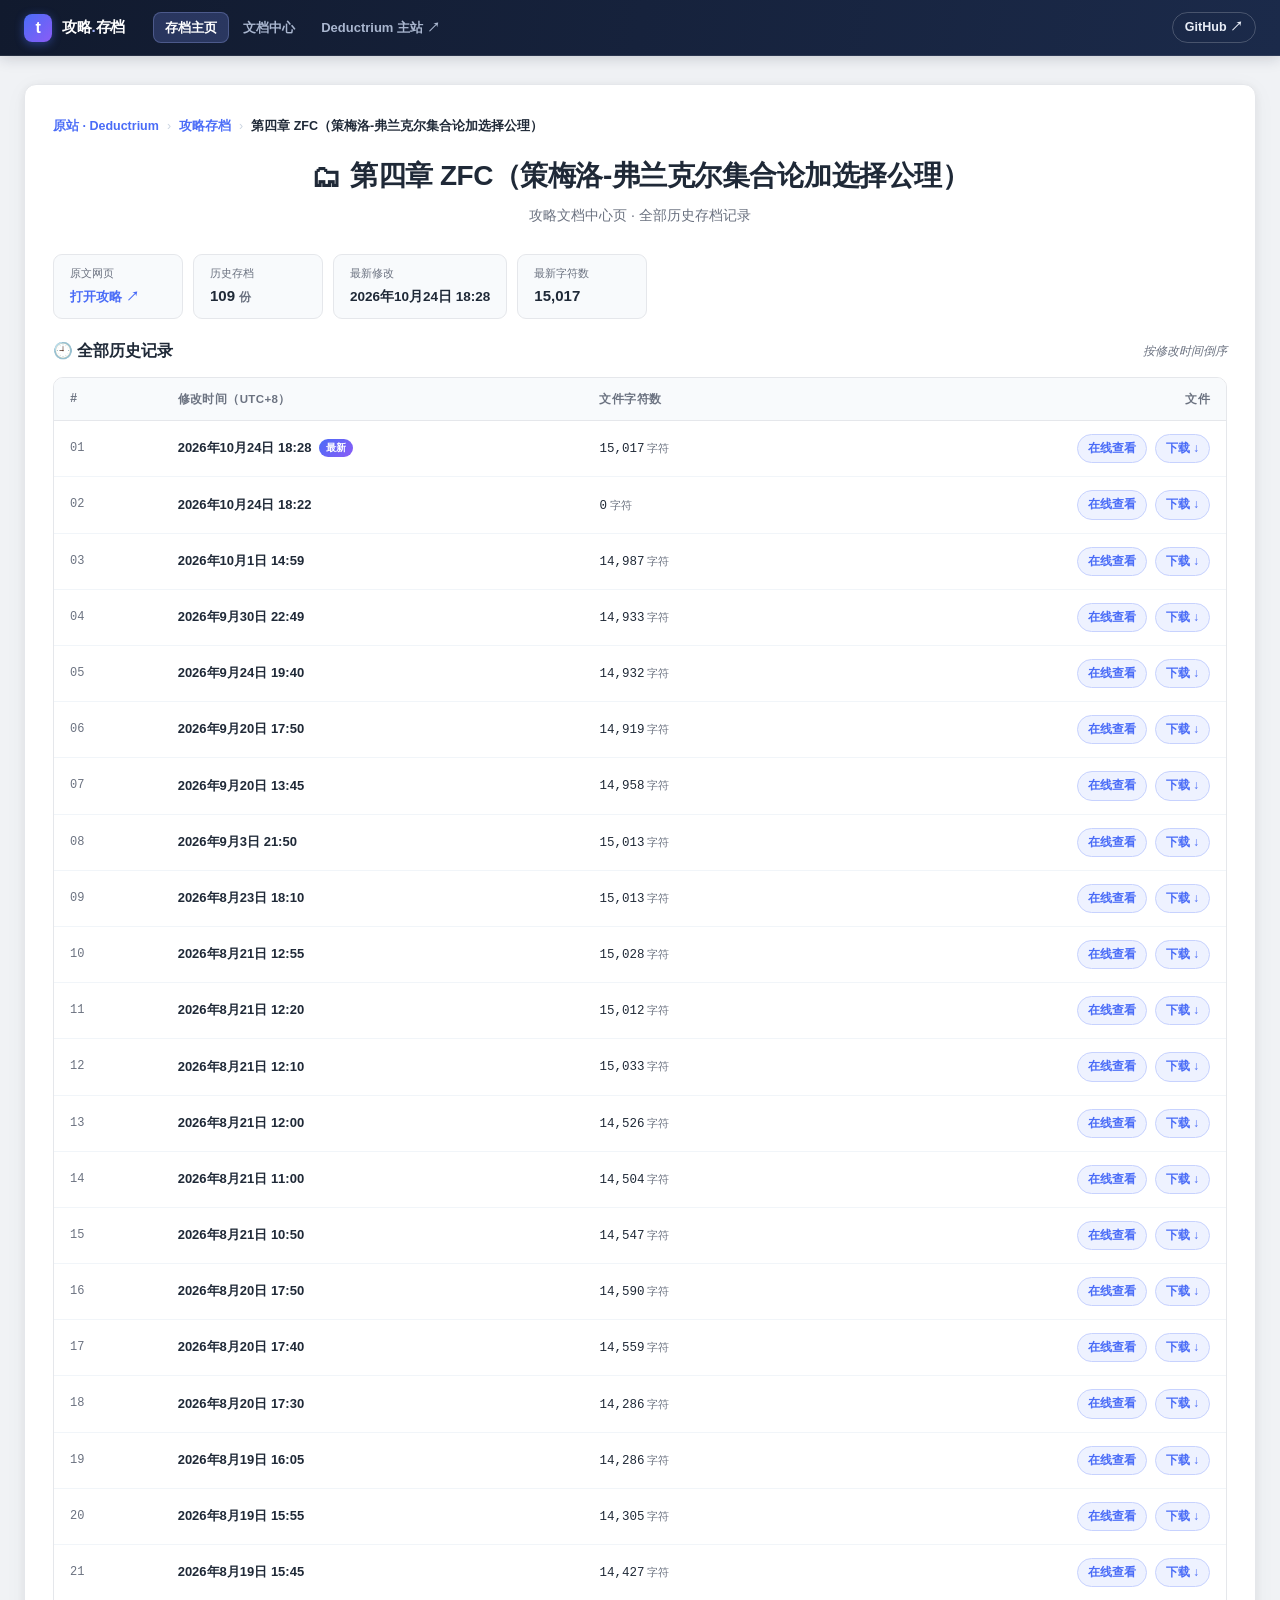
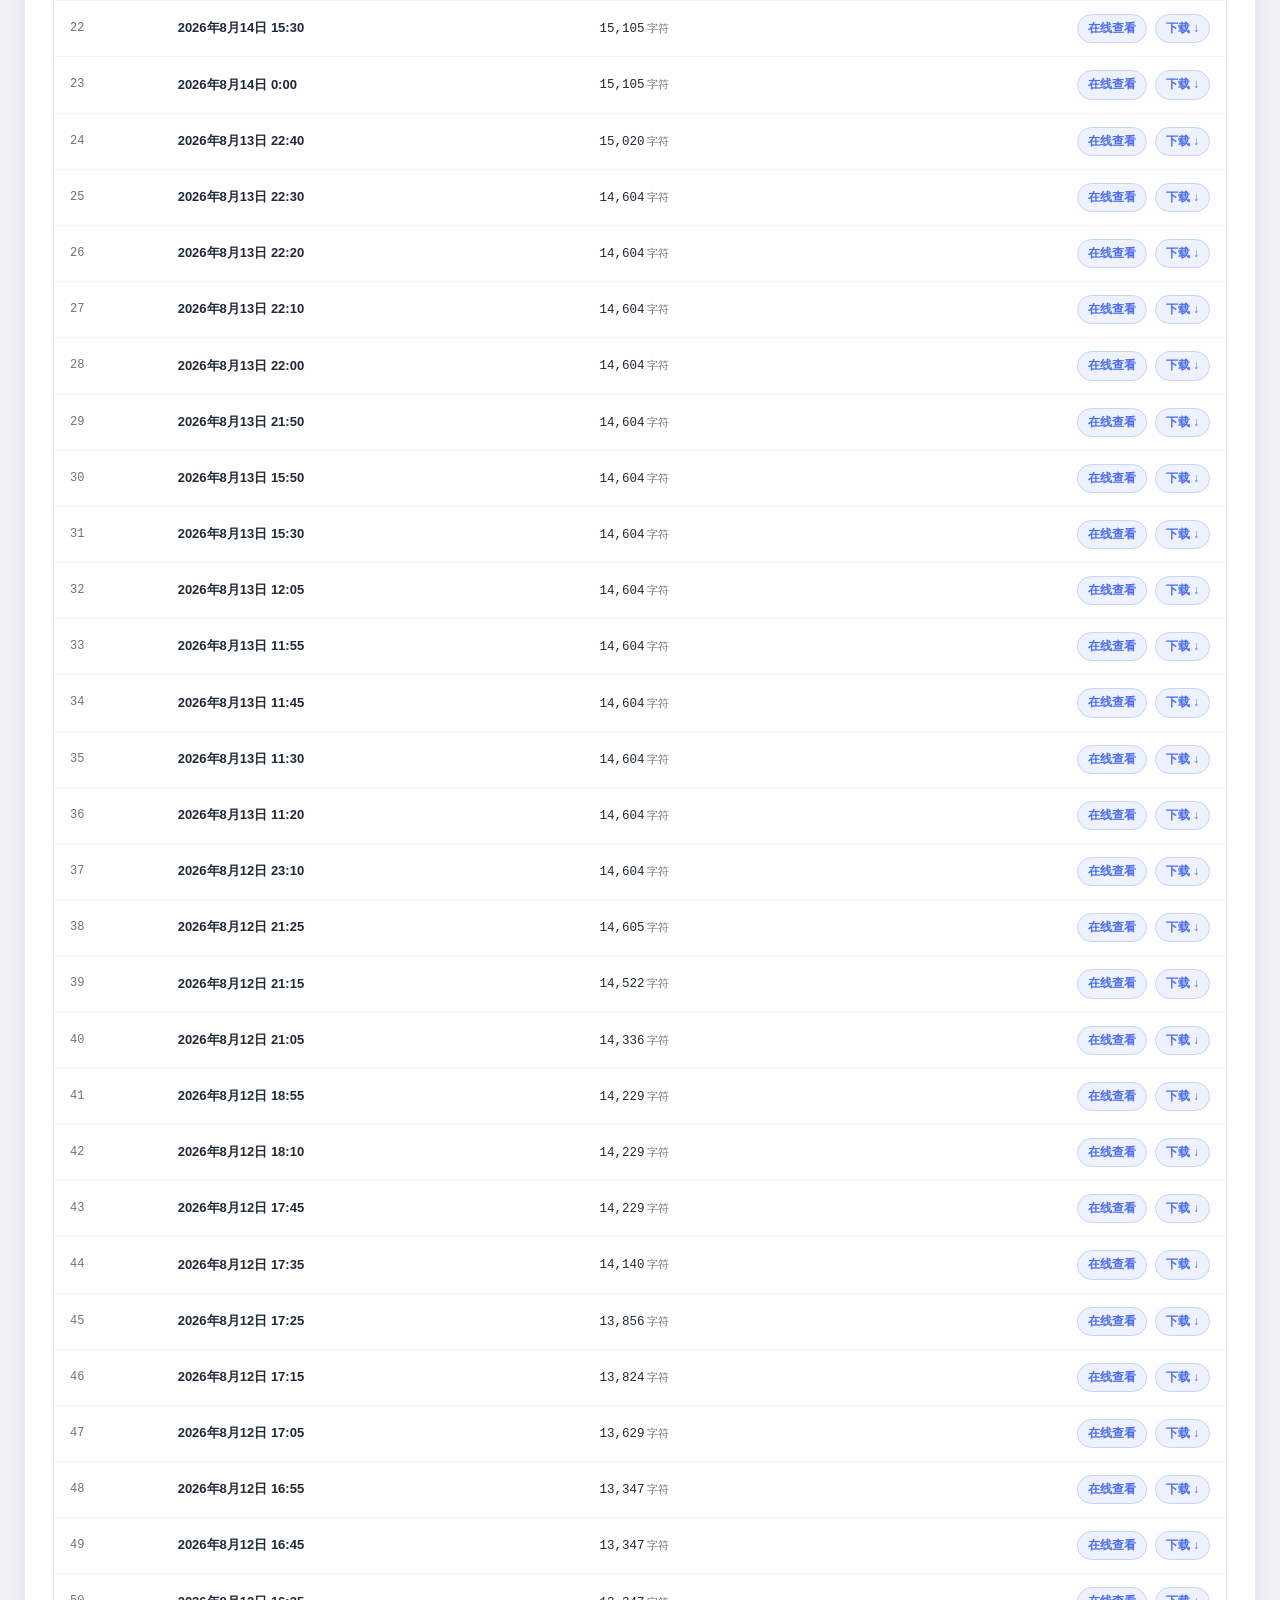
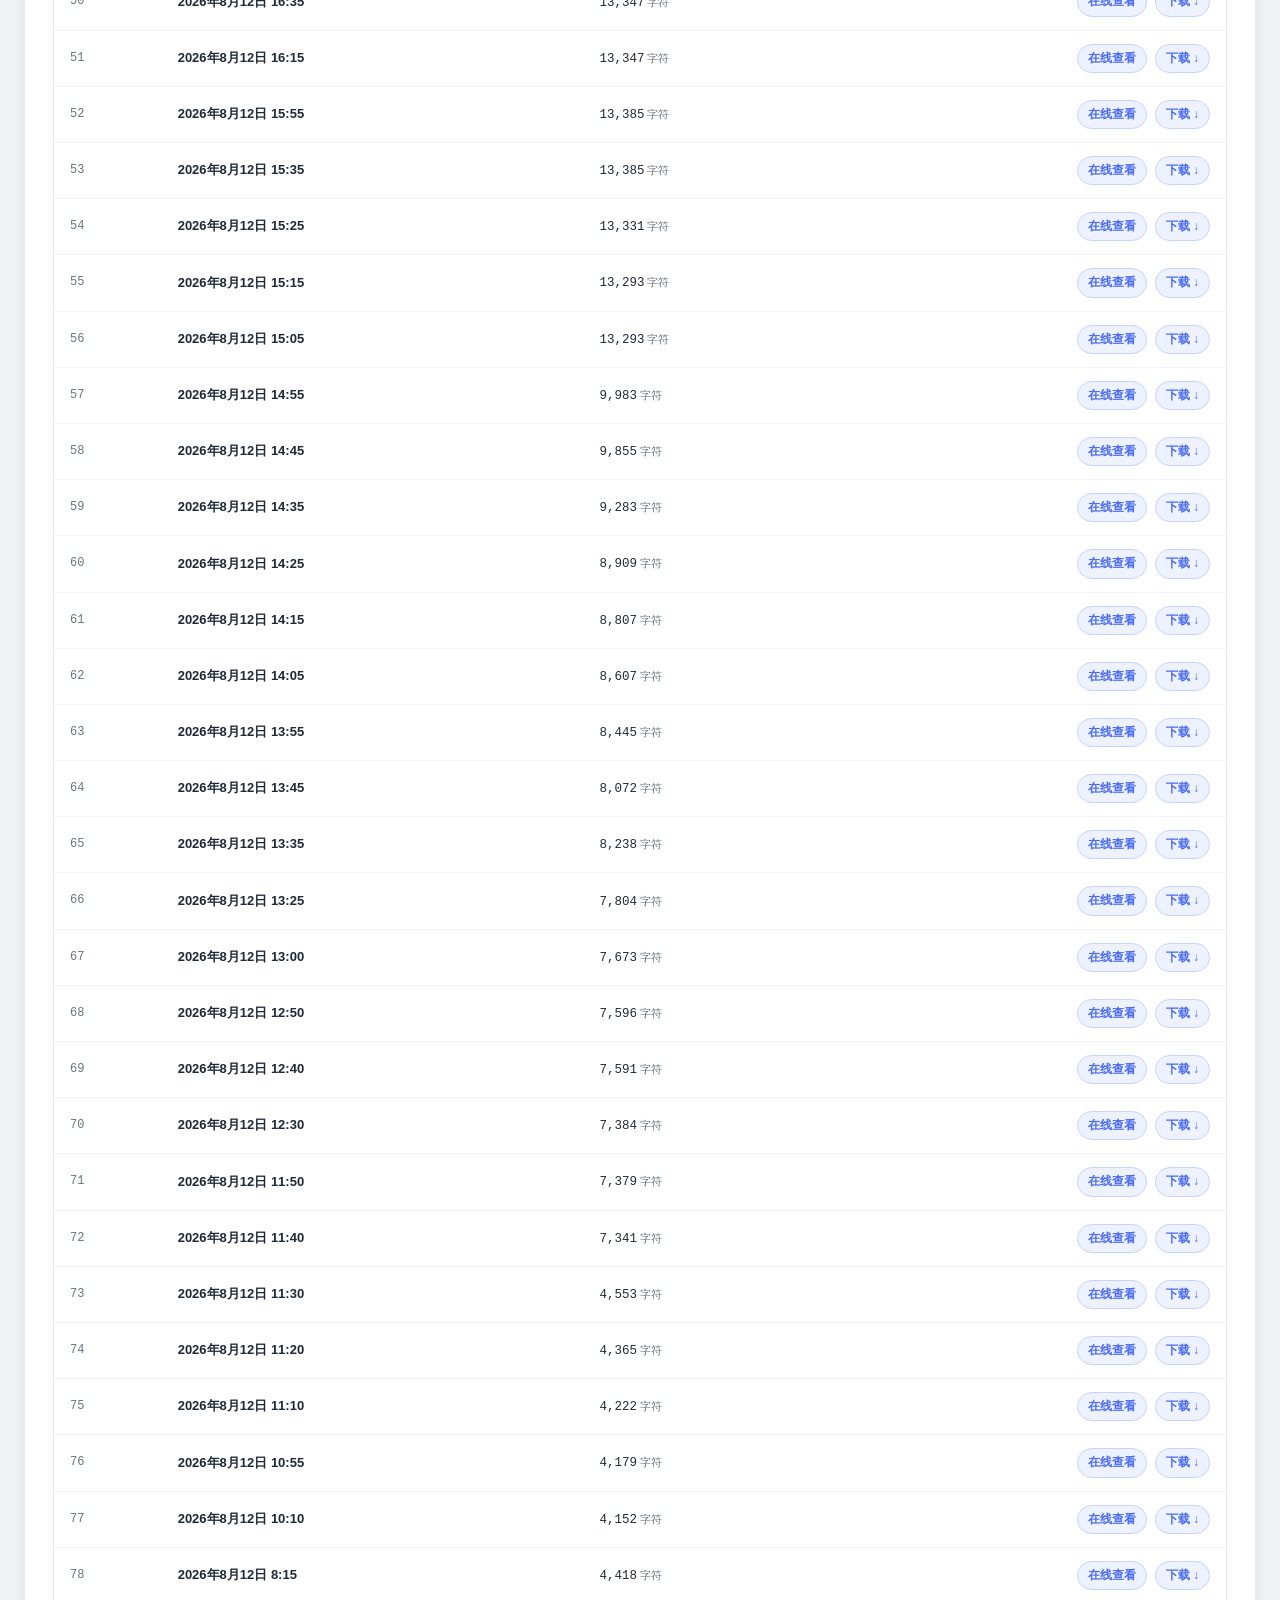
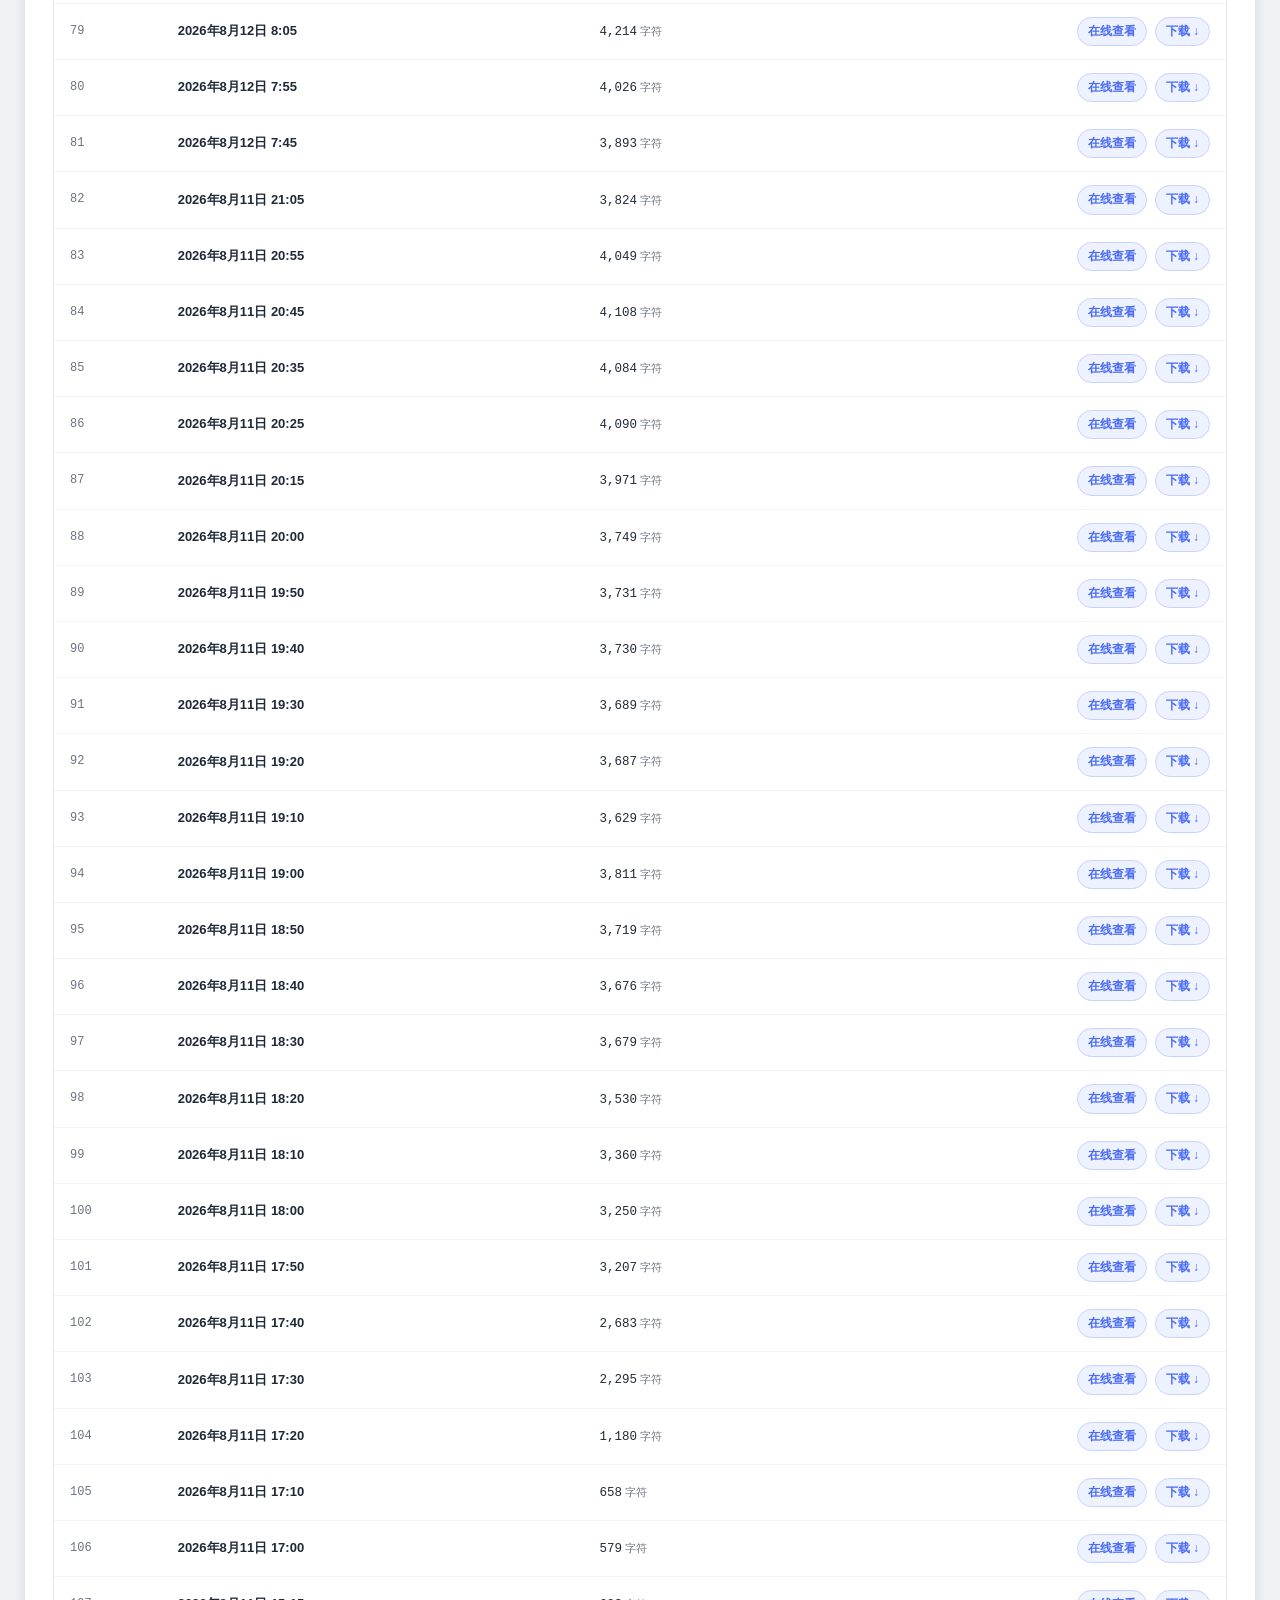
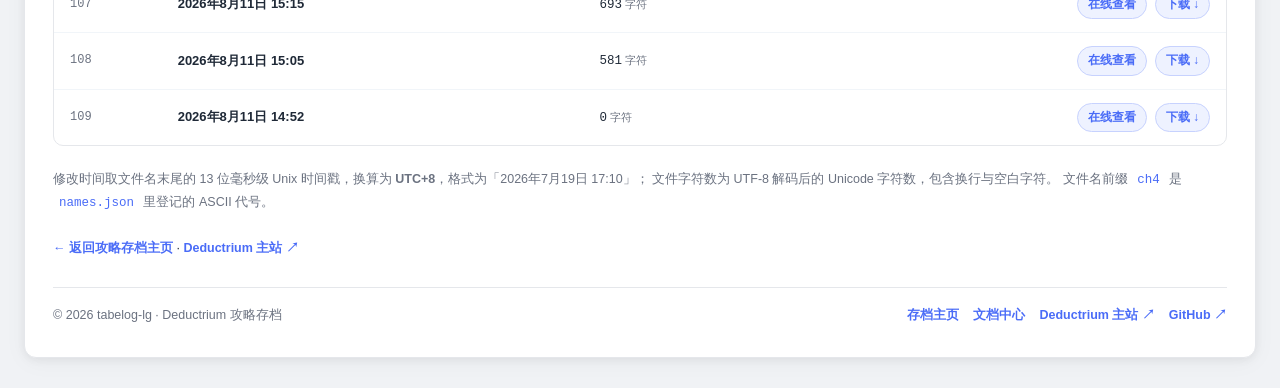
<file: docs/ch4.html>
<!DOCTYPE html>
<html lang="zh-CN">
<head>
    <meta charset="UTF-8">
    <meta name="viewport" content="width=device-width, initial-scale=1.0">
    <title>第四章 ZFC（策梅洛-弗兰克尔集合论加选择公理） · 存档历史</title>
    <meta name="description" content="第四章 ZFC（策梅洛-弗兰克尔集合论加选择公理） 的全部历史存档：修改时间与文件字符数。">
    <link rel="icon" href="data:,">
    <link rel="stylesheet" href="../assets/site.css">
    <link rel="stylesheet" href="../assets/walkthrough.css">
    <script src="../assets/site.js" defer></script>
</head>
<body class="page-walkthrough has-site-nav" data-section="walkthrough">
    <header class="site-nav">
        <a class="site-nav__brand" href="../index.html">
            <span class="site-nav__mark">t</span>
            <span>攻略<span class="site-nav__dot">.</span>存档</span>
        </a>
        <nav class="site-nav__links" aria-label="主导航">
            <a href="../index.html" data-nav="walkthrough">存档主页</a>
            <a href="../index.html#docs" data-nav="docs">文档中心</a>
            <a href="https://tabelog-lg.github.io/deductrium/" data-nav="deductrium" target="_blank" rel="noopener">Deductrium 主站 ↗</a>
        </nav>
        <a class="site-nav__repo" href="https://github.com/tabelog-lg/deductrium-walkthrough" target="_blank" rel="noopener">GitHub ↗</a>
    </header>
    <div class="container">
        <div class="site-crumb">
            <a href="https://tabelog-lg.github.io/deductrium/">原站 · Deductrium</a><span class="sep">›</span><a href="../index.html">攻略存档</a><span class="sep">›</span><span class="cur">第四章 ZFC（策梅洛-弗兰克尔集合论加选择公理）</span>
        </div>
        <div class="header">
            <h1><span class="icon">🗂</span> 第四章 ZFC（策梅洛-弗兰克尔集合论加选择公理）</h1>
            <p>攻略文档中心页 · 全部历史存档记录</p>
        </div>

        <div class="wk-meta">
            <div class="wk-meta__item"><span class="k">原文网页</span><a class="v" href="https://hedgedoc.envs.net/ljOpREp8Qi6hXUek3BvMSg" target="_blank" rel="noopener">打开攻略 ↗</a></div>
            <div class="wk-meta__item"><span class="k">历史存档</span><span class="v">109 <small>份</small></span></div>
            <div class="wk-meta__item"><span class="k">最新修改</span><span class="v" style="font-size:13.5px">2026年10月24日 18:28</span></div>
            <div class="wk-meta__item"><span class="k">最新字符数</span><span class="v">15,017</span></div>
        </div>

        <div class="wk-block">
            <div class="section-header">
                <h2>🕘 全部历史记录</h2>
                <span class="hint">按修改时间倒序</span>
            </div>
            <div class="wk-table-wrap">
                <table class="wk-table wk-history">
                    <thead>
                        <tr>
                            <th class="col-num">#</th>
                            <th class="col-time">修改时间（UTC+8）</th>
                            <th class="col-chars">文件字符数</th>
                            <th class="col-actions">文件</th>
                        </tr>
                    </thead>
                    <tbody>
                <tr>
                    <td class="col-num">01</td>
                    <td class="col-time"><span class="wk-time">2026年10月24日 18:28</span><span class="wk-new">最新</span></td>
                    <td class="col-chars"><span class="wk-chars">15,017<small>字符</small></span></td>
                    <td class="col-actions">
                        <span class="wk-actions">
                            <a href="../view.html?f=archives/ch4_1792837705031.md">在线查看</a>
                            <a href="../archives/ch4_1792837705031.md" download>下载 ↓</a>
                        </span>
                    </td>
                </tr>
                <tr>
                    <td class="col-num">02</td>
                    <td class="col-time"><span class="wk-time">2026年10月24日 18:22</span></td>
                    <td class="col-chars"><span class="wk-chars">0<small>字符</small></span></td>
                    <td class="col-actions">
                        <span class="wk-actions">
                            <a href="../view.html?f=archives/ch4_1792837342118.md">在线查看</a>
                            <a href="../archives/ch4_1792837342118.md" download>下载 ↓</a>
                        </span>
                    </td>
                </tr>
                <tr>
                    <td class="col-num">03</td>
                    <td class="col-time"><span class="wk-time">2026年10月1日 14:59</span></td>
                    <td class="col-chars"><span class="wk-chars">14,987<small>字符</small></span></td>
                    <td class="col-actions">
                        <span class="wk-actions">
                            <a href="../view.html?f=archives/ch4_1790837988759.md">在线查看</a>
                            <a href="../archives/ch4_1790837988759.md" download>下载 ↓</a>
                        </span>
                    </td>
                </tr>
                <tr>
                    <td class="col-num">04</td>
                    <td class="col-time"><span class="wk-time">2026年9月30日 22:49</span></td>
                    <td class="col-chars"><span class="wk-chars">14,933<small>字符</small></span></td>
                    <td class="col-actions">
                        <span class="wk-actions">
                            <a href="../view.html?f=archives/ch4_1790779788589.md">在线查看</a>
                            <a href="../archives/ch4_1790779788589.md" download>下载 ↓</a>
                        </span>
                    </td>
                </tr>
                <tr>
                    <td class="col-num">05</td>
                    <td class="col-time"><span class="wk-time">2026年9月24日 19:40</span></td>
                    <td class="col-chars"><span class="wk-chars">14,932<small>字符</small></span></td>
                    <td class="col-actions">
                        <span class="wk-actions">
                            <a href="../view.html?f=archives/ch4_1790250022601.md">在线查看</a>
                            <a href="../archives/ch4_1790250022601.md" download>下载 ↓</a>
                        </span>
                    </td>
                </tr>
                <tr>
                    <td class="col-num">06</td>
                    <td class="col-time"><span class="wk-time">2026年9月20日 17:50</span></td>
                    <td class="col-chars"><span class="wk-chars">14,919<small>字符</small></span></td>
                    <td class="col-actions">
                        <span class="wk-actions">
                            <a href="../view.html?f=archives/ch4_1789897821012.md">在线查看</a>
                            <a href="../archives/ch4_1789897821012.md" download>下载 ↓</a>
                        </span>
                    </td>
                </tr>
                <tr>
                    <td class="col-num">07</td>
                    <td class="col-time"><span class="wk-time">2026年9月20日 13:45</span></td>
                    <td class="col-chars"><span class="wk-chars">14,958<small>字符</small></span></td>
                    <td class="col-actions">
                        <span class="wk-actions">
                            <a href="../view.html?f=archives/ch4_1789883120369.md">在线查看</a>
                            <a href="../archives/ch4_1789883120369.md" download>下载 ↓</a>
                        </span>
                    </td>
                </tr>
                <tr>
                    <td class="col-num">08</td>
                    <td class="col-time"><span class="wk-time">2026年9月3日 21:50</span></td>
                    <td class="col-chars"><span class="wk-chars">15,013<small>字符</small></span></td>
                    <td class="col-actions">
                        <span class="wk-actions">
                            <a href="../view.html?f=archives/ch4_1788443424684.md">在线查看</a>
                            <a href="../archives/ch4_1788443424684.md" download>下载 ↓</a>
                        </span>
                    </td>
                </tr>
                <tr>
                    <td class="col-num">09</td>
                    <td class="col-time"><span class="wk-time">2026年8月23日 18:10</span></td>
                    <td class="col-chars"><span class="wk-chars">15,013<small>字符</small></span></td>
                    <td class="col-actions">
                        <span class="wk-actions">
                            <a href="../view.html?f=archives/ch4_1787479831974.md">在线查看</a>
                            <a href="../archives/ch4_1787479831974.md" download>下载 ↓</a>
                        </span>
                    </td>
                </tr>
                <tr>
                    <td class="col-num">10</td>
                    <td class="col-time"><span class="wk-time">2026年8月21日 12:55</span></td>
                    <td class="col-chars"><span class="wk-chars">15,028<small>字符</small></span></td>
                    <td class="col-actions">
                        <span class="wk-actions">
                            <a href="../view.html?f=archives/ch4_1787288134050.md">在线查看</a>
                            <a href="../archives/ch4_1787288134050.md" download>下载 ↓</a>
                        </span>
                    </td>
                </tr>
                <tr>
                    <td class="col-num">11</td>
                    <td class="col-time"><span class="wk-time">2026年8月21日 12:20</span></td>
                    <td class="col-chars"><span class="wk-chars">15,012<small>字符</small></span></td>
                    <td class="col-actions">
                        <span class="wk-actions">
                            <a href="../view.html?f=archives/ch4_1787286027897.md">在线查看</a>
                            <a href="../archives/ch4_1787286027897.md" download>下载 ↓</a>
                        </span>
                    </td>
                </tr>
                <tr>
                    <td class="col-num">12</td>
                    <td class="col-time"><span class="wk-time">2026年8月21日 12:10</span></td>
                    <td class="col-chars"><span class="wk-chars">15,033<small>字符</small></span></td>
                    <td class="col-actions">
                        <span class="wk-actions">
                            <a href="../view.html?f=archives/ch4_1787285422173.md">在线查看</a>
                            <a href="../archives/ch4_1787285422173.md" download>下载 ↓</a>
                        </span>
                    </td>
                </tr>
                <tr>
                    <td class="col-num">13</td>
                    <td class="col-time"><span class="wk-time">2026年8月21日 12:00</span></td>
                    <td class="col-chars"><span class="wk-chars">14,526<small>字符</small></span></td>
                    <td class="col-actions">
                        <span class="wk-actions">
                            <a href="../view.html?f=archives/ch4_1787284828944.md">在线查看</a>
                            <a href="../archives/ch4_1787284828944.md" download>下载 ↓</a>
                        </span>
                    </td>
                </tr>
                <tr>
                    <td class="col-num">14</td>
                    <td class="col-time"><span class="wk-time">2026年8月21日 11:00</span></td>
                    <td class="col-chars"><span class="wk-chars">14,504<small>字符</small></span></td>
                    <td class="col-actions">
                        <span class="wk-actions">
                            <a href="../view.html?f=archives/ch4_1787281226423.md">在线查看</a>
                            <a href="../archives/ch4_1787281226423.md" download>下载 ↓</a>
                        </span>
                    </td>
                </tr>
                <tr>
                    <td class="col-num">15</td>
                    <td class="col-time"><span class="wk-time">2026年8月21日 10:50</span></td>
                    <td class="col-chars"><span class="wk-chars">14,547<small>字符</small></span></td>
                    <td class="col-actions">
                        <span class="wk-actions">
                            <a href="../view.html?f=archives/ch4_1787280622785.md">在线查看</a>
                            <a href="../archives/ch4_1787280622785.md" download>下载 ↓</a>
                        </span>
                    </td>
                </tr>
                <tr>
                    <td class="col-num">16</td>
                    <td class="col-time"><span class="wk-time">2026年8月20日 17:50</span></td>
                    <td class="col-chars"><span class="wk-chars">14,590<small>字符</small></span></td>
                    <td class="col-actions">
                        <span class="wk-actions">
                            <a href="../view.html?f=archives/ch4_1787219421872.md">在线查看</a>
                            <a href="../archives/ch4_1787219421872.md" download>下载 ↓</a>
                        </span>
                    </td>
                </tr>
                <tr>
                    <td class="col-num">17</td>
                    <td class="col-time"><span class="wk-time">2026年8月20日 17:40</span></td>
                    <td class="col-chars"><span class="wk-chars">14,559<small>字符</small></span></td>
                    <td class="col-actions">
                        <span class="wk-actions">
                            <a href="../view.html?f=archives/ch4_1787218831915.md">在线查看</a>
                            <a href="../archives/ch4_1787218831915.md" download>下载 ↓</a>
                        </span>
                    </td>
                </tr>
                <tr>
                    <td class="col-num">18</td>
                    <td class="col-time"><span class="wk-time">2026年8月20日 17:30</span></td>
                    <td class="col-chars"><span class="wk-chars">14,286<small>字符</small></span></td>
                    <td class="col-actions">
                        <span class="wk-actions">
                            <a href="../view.html?f=archives/ch4_1787218231327.md">在线查看</a>
                            <a href="../archives/ch4_1787218231327.md" download>下载 ↓</a>
                        </span>
                    </td>
                </tr>
                <tr>
                    <td class="col-num">19</td>
                    <td class="col-time"><span class="wk-time">2026年8月19日 16:05</span></td>
                    <td class="col-chars"><span class="wk-chars">14,286<small>字符</small></span></td>
                    <td class="col-actions">
                        <span class="wk-actions">
                            <a href="../view.html?f=archives/ch4_1787126724762.md">在线查看</a>
                            <a href="../archives/ch4_1787126724762.md" download>下载 ↓</a>
                        </span>
                    </td>
                </tr>
                <tr>
                    <td class="col-num">20</td>
                    <td class="col-time"><span class="wk-time">2026年8月19日 15:55</span></td>
                    <td class="col-chars"><span class="wk-chars">14,305<small>字符</small></span></td>
                    <td class="col-actions">
                        <span class="wk-actions">
                            <a href="../view.html?f=archives/ch4_1787126120003.md">在线查看</a>
                            <a href="../archives/ch4_1787126120003.md" download>下载 ↓</a>
                        </span>
                    </td>
                </tr>
                <tr>
                    <td class="col-num">21</td>
                    <td class="col-time"><span class="wk-time">2026年8月19日 15:45</span></td>
                    <td class="col-chars"><span class="wk-chars">14,427<small>字符</small></span></td>
                    <td class="col-actions">
                        <span class="wk-actions">
                            <a href="../view.html?f=archives/ch4_1787125526916.md">在线查看</a>
                            <a href="../archives/ch4_1787125526916.md" download>下载 ↓</a>
                        </span>
                    </td>
                </tr>
                <tr>
                    <td class="col-num">22</td>
                    <td class="col-time"><span class="wk-time">2026年8月14日 15:30</span></td>
                    <td class="col-chars"><span class="wk-chars">15,105<small>字符</small></span></td>
                    <td class="col-actions">
                        <span class="wk-actions">
                            <a href="../view.html?f=archives/ch4_1786692633795.md">在线查看</a>
                            <a href="../archives/ch4_1786692633795.md" download>下载 ↓</a>
                        </span>
                    </td>
                </tr>
                <tr>
                    <td class="col-num">23</td>
                    <td class="col-time"><span class="wk-time">2026年8月14日 0:00</span></td>
                    <td class="col-chars"><span class="wk-chars">15,105<small>字符</small></span></td>
                    <td class="col-actions">
                        <span class="wk-actions">
                            <a href="../view.html?f=archives/ch4_1786636832814.md">在线查看</a>
                            <a href="../archives/ch4_1786636832814.md" download>下载 ↓</a>
                        </span>
                    </td>
                </tr>
                <tr>
                    <td class="col-num">24</td>
                    <td class="col-time"><span class="wk-time">2026年8月13日 22:40</span></td>
                    <td class="col-chars"><span class="wk-chars">15,020<small>字符</small></span></td>
                    <td class="col-actions">
                        <span class="wk-actions">
                            <a href="../view.html?f=archives/ch4_1786632037416.md">在线查看</a>
                            <a href="../archives/ch4_1786632037416.md" download>下载 ↓</a>
                        </span>
                    </td>
                </tr>
                <tr>
                    <td class="col-num">25</td>
                    <td class="col-time"><span class="wk-time">2026年8月13日 22:30</span></td>
                    <td class="col-chars"><span class="wk-chars">14,604<small>字符</small></span></td>
                    <td class="col-actions">
                        <span class="wk-actions">
                            <a href="../view.html?f=archives/ch4_1786631428272.md">在线查看</a>
                            <a href="../archives/ch4_1786631428272.md" download>下载 ↓</a>
                        </span>
                    </td>
                </tr>
                <tr>
                    <td class="col-num">26</td>
                    <td class="col-time"><span class="wk-time">2026年8月13日 22:20</span></td>
                    <td class="col-chars"><span class="wk-chars">14,604<small>字符</small></span></td>
                    <td class="col-actions">
                        <span class="wk-actions">
                            <a href="../view.html?f=archives/ch4_1786630826209.md">在线查看</a>
                            <a href="../archives/ch4_1786630826209.md" download>下载 ↓</a>
                        </span>
                    </td>
                </tr>
                <tr>
                    <td class="col-num">27</td>
                    <td class="col-time"><span class="wk-time">2026年8月13日 22:10</span></td>
                    <td class="col-chars"><span class="wk-chars">14,604<small>字符</small></span></td>
                    <td class="col-actions">
                        <span class="wk-actions">
                            <a href="../view.html?f=archives/ch4_1786630231219.md">在线查看</a>
                            <a href="../archives/ch4_1786630231219.md" download>下载 ↓</a>
                        </span>
                    </td>
                </tr>
                <tr>
                    <td class="col-num">28</td>
                    <td class="col-time"><span class="wk-time">2026年8月13日 22:00</span></td>
                    <td class="col-chars"><span class="wk-chars">14,604<small>字符</small></span></td>
                    <td class="col-actions">
                        <span class="wk-actions">
                            <a href="../view.html?f=archives/ch4_1786629635426.md">在线查看</a>
                            <a href="../archives/ch4_1786629635426.md" download>下载 ↓</a>
                        </span>
                    </td>
                </tr>
                <tr>
                    <td class="col-num">29</td>
                    <td class="col-time"><span class="wk-time">2026年8月13日 21:50</span></td>
                    <td class="col-chars"><span class="wk-chars">14,604<small>字符</small></span></td>
                    <td class="col-actions">
                        <span class="wk-actions">
                            <a href="../view.html?f=archives/ch4_1786629031118.md">在线查看</a>
                            <a href="../archives/ch4_1786629031118.md" download>下载 ↓</a>
                        </span>
                    </td>
                </tr>
                <tr>
                    <td class="col-num">30</td>
                    <td class="col-time"><span class="wk-time">2026年8月13日 15:50</span></td>
                    <td class="col-chars"><span class="wk-chars">14,604<small>字符</small></span></td>
                    <td class="col-actions">
                        <span class="wk-actions">
                            <a href="../view.html?f=archives/ch4_1786607424923.md">在线查看</a>
                            <a href="../archives/ch4_1786607424923.md" download>下载 ↓</a>
                        </span>
                    </td>
                </tr>
                <tr>
                    <td class="col-num">31</td>
                    <td class="col-time"><span class="wk-time">2026年8月13日 15:30</span></td>
                    <td class="col-chars"><span class="wk-chars">14,604<small>字符</small></span></td>
                    <td class="col-actions">
                        <span class="wk-actions">
                            <a href="../view.html?f=archives/ch4_1786606223735.md">在线查看</a>
                            <a href="../archives/ch4_1786606223735.md" download>下载 ↓</a>
                        </span>
                    </td>
                </tr>
                <tr>
                    <td class="col-num">32</td>
                    <td class="col-time"><span class="wk-time">2026年8月13日 12:05</span></td>
                    <td class="col-chars"><span class="wk-chars">14,604<small>字符</small></span></td>
                    <td class="col-actions">
                        <span class="wk-actions">
                            <a href="../view.html?f=archives/ch4_1786593926091.md">在线查看</a>
                            <a href="../archives/ch4_1786593926091.md" download>下载 ↓</a>
                        </span>
                    </td>
                </tr>
                <tr>
                    <td class="col-num">33</td>
                    <td class="col-time"><span class="wk-time">2026年8月13日 11:55</span></td>
                    <td class="col-chars"><span class="wk-chars">14,604<small>字符</small></span></td>
                    <td class="col-actions">
                        <span class="wk-actions">
                            <a href="../view.html?f=archives/ch4_1786593330798.md">在线查看</a>
                            <a href="../archives/ch4_1786593330798.md" download>下载 ↓</a>
                        </span>
                    </td>
                </tr>
                <tr>
                    <td class="col-num">34</td>
                    <td class="col-time"><span class="wk-time">2026年8月13日 11:45</span></td>
                    <td class="col-chars"><span class="wk-chars">14,604<small>字符</small></span></td>
                    <td class="col-actions">
                        <span class="wk-actions">
                            <a href="../view.html?f=archives/ch4_1786592722556.md">在线查看</a>
                            <a href="../archives/ch4_1786592722556.md" download>下载 ↓</a>
                        </span>
                    </td>
                </tr>
                <tr>
                    <td class="col-num">35</td>
                    <td class="col-time"><span class="wk-time">2026年8月13日 11:30</span></td>
                    <td class="col-chars"><span class="wk-chars">14,604<small>字符</small></span></td>
                    <td class="col-actions">
                        <span class="wk-actions">
                            <a href="../view.html?f=archives/ch4_1786591830330.md">在线查看</a>
                            <a href="../archives/ch4_1786591830330.md" download>下载 ↓</a>
                        </span>
                    </td>
                </tr>
                <tr>
                    <td class="col-num">36</td>
                    <td class="col-time"><span class="wk-time">2026年8月13日 11:20</span></td>
                    <td class="col-chars"><span class="wk-chars">14,604<small>字符</small></span></td>
                    <td class="col-actions">
                        <span class="wk-actions">
                            <a href="../view.html?f=archives/ch4_1786591221416.md">在线查看</a>
                            <a href="../archives/ch4_1786591221416.md" download>下载 ↓</a>
                        </span>
                    </td>
                </tr>
                <tr>
                    <td class="col-num">37</td>
                    <td class="col-time"><span class="wk-time">2026年8月12日 23:10</span></td>
                    <td class="col-chars"><span class="wk-chars">14,604<small>字符</small></span></td>
                    <td class="col-actions">
                        <span class="wk-actions">
                            <a href="../view.html?f=archives/ch4_1786547425926.md">在线查看</a>
                            <a href="../archives/ch4_1786547425926.md" download>下载 ↓</a>
                        </span>
                    </td>
                </tr>
                <tr>
                    <td class="col-num">38</td>
                    <td class="col-time"><span class="wk-time">2026年8月12日 21:25</span></td>
                    <td class="col-chars"><span class="wk-chars">14,605<small>字符</small></span></td>
                    <td class="col-actions">
                        <span class="wk-actions">
                            <a href="../view.html?f=archives/ch4_1786541120861.md">在线查看</a>
                            <a href="../archives/ch4_1786541120861.md" download>下载 ↓</a>
                        </span>
                    </td>
                </tr>
                <tr>
                    <td class="col-num">39</td>
                    <td class="col-time"><span class="wk-time">2026年8月12日 21:15</span></td>
                    <td class="col-chars"><span class="wk-chars">14,522<small>字符</small></span></td>
                    <td class="col-actions">
                        <span class="wk-actions">
                            <a href="../view.html?f=archives/ch4_1786540521731.md">在线查看</a>
                            <a href="../archives/ch4_1786540521731.md" download>下载 ↓</a>
                        </span>
                    </td>
                </tr>
                <tr>
                    <td class="col-num">40</td>
                    <td class="col-time"><span class="wk-time">2026年8月12日 21:05</span></td>
                    <td class="col-chars"><span class="wk-chars">14,336<small>字符</small></span></td>
                    <td class="col-actions">
                        <span class="wk-actions">
                            <a href="../view.html?f=archives/ch4_1786539928125.md">在线查看</a>
                            <a href="../archives/ch4_1786539928125.md" download>下载 ↓</a>
                        </span>
                    </td>
                </tr>
                <tr>
                    <td class="col-num">41</td>
                    <td class="col-time"><span class="wk-time">2026年8月12日 18:55</span></td>
                    <td class="col-chars"><span class="wk-chars">14,229<small>字符</small></span></td>
                    <td class="col-actions">
                        <span class="wk-actions">
                            <a href="../view.html?f=archives/ch4_1786532123554.md">在线查看</a>
                            <a href="../archives/ch4_1786532123554.md" download>下载 ↓</a>
                        </span>
                    </td>
                </tr>
                <tr>
                    <td class="col-num">42</td>
                    <td class="col-time"><span class="wk-time">2026年8月12日 18:10</span></td>
                    <td class="col-chars"><span class="wk-chars">14,229<small>字符</small></span></td>
                    <td class="col-actions">
                        <span class="wk-actions">
                            <a href="../view.html?f=archives/ch4_1786529428429.md">在线查看</a>
                            <a href="../archives/ch4_1786529428429.md" download>下载 ↓</a>
                        </span>
                    </td>
                </tr>
                <tr>
                    <td class="col-num">43</td>
                    <td class="col-time"><span class="wk-time">2026年8月12日 17:45</span></td>
                    <td class="col-chars"><span class="wk-chars">14,229<small>字符</small></span></td>
                    <td class="col-actions">
                        <span class="wk-actions">
                            <a href="../view.html?f=archives/ch4_1786527928147.md">在线查看</a>
                            <a href="../archives/ch4_1786527928147.md" download>下载 ↓</a>
                        </span>
                    </td>
                </tr>
                <tr>
                    <td class="col-num">44</td>
                    <td class="col-time"><span class="wk-time">2026年8月12日 17:35</span></td>
                    <td class="col-chars"><span class="wk-chars">14,140<small>字符</small></span></td>
                    <td class="col-actions">
                        <span class="wk-actions">
                            <a href="../view.html?f=archives/ch4_1786527326997.md">在线查看</a>
                            <a href="../archives/ch4_1786527326997.md" download>下载 ↓</a>
                        </span>
                    </td>
                </tr>
                <tr>
                    <td class="col-num">45</td>
                    <td class="col-time"><span class="wk-time">2026年8月12日 17:25</span></td>
                    <td class="col-chars"><span class="wk-chars">13,856<small>字符</small></span></td>
                    <td class="col-actions">
                        <span class="wk-actions">
                            <a href="../view.html?f=archives/ch4_1786526729581.md">在线查看</a>
                            <a href="../archives/ch4_1786526729581.md" download>下载 ↓</a>
                        </span>
                    </td>
                </tr>
                <tr>
                    <td class="col-num">46</td>
                    <td class="col-time"><span class="wk-time">2026年8月12日 17:15</span></td>
                    <td class="col-chars"><span class="wk-chars">13,824<small>字符</small></span></td>
                    <td class="col-actions">
                        <span class="wk-actions">
                            <a href="../view.html?f=archives/ch4_1786526125101.md">在线查看</a>
                            <a href="../archives/ch4_1786526125101.md" download>下载 ↓</a>
                        </span>
                    </td>
                </tr>
                <tr>
                    <td class="col-num">47</td>
                    <td class="col-time"><span class="wk-time">2026年8月12日 17:05</span></td>
                    <td class="col-chars"><span class="wk-chars">13,629<small>字符</small></span></td>
                    <td class="col-actions">
                        <span class="wk-actions">
                            <a href="../view.html?f=archives/ch4_1786525522856.md">在线查看</a>
                            <a href="../archives/ch4_1786525522856.md" download>下载 ↓</a>
                        </span>
                    </td>
                </tr>
                <tr>
                    <td class="col-num">48</td>
                    <td class="col-time"><span class="wk-time">2026年8月12日 16:55</span></td>
                    <td class="col-chars"><span class="wk-chars">13,347<small>字符</small></span></td>
                    <td class="col-actions">
                        <span class="wk-actions">
                            <a href="../view.html?f=archives/ch4_1786524922706.md">在线查看</a>
                            <a href="../archives/ch4_1786524922706.md" download>下载 ↓</a>
                        </span>
                    </td>
                </tr>
                <tr>
                    <td class="col-num">49</td>
                    <td class="col-time"><span class="wk-time">2026年8月12日 16:45</span></td>
                    <td class="col-chars"><span class="wk-chars">13,347<small>字符</small></span></td>
                    <td class="col-actions">
                        <span class="wk-actions">
                            <a href="../view.html?f=archives/ch4_1786524323813.md">在线查看</a>
                            <a href="../archives/ch4_1786524323813.md" download>下载 ↓</a>
                        </span>
                    </td>
                </tr>
                <tr>
                    <td class="col-num">50</td>
                    <td class="col-time"><span class="wk-time">2026年8月12日 16:35</span></td>
                    <td class="col-chars"><span class="wk-chars">13,347<small>字符</small></span></td>
                    <td class="col-actions">
                        <span class="wk-actions">
                            <a href="../view.html?f=archives/ch4_1786523723020.md">在线查看</a>
                            <a href="../archives/ch4_1786523723020.md" download>下载 ↓</a>
                        </span>
                    </td>
                </tr>
                <tr>
                    <td class="col-num">51</td>
                    <td class="col-time"><span class="wk-time">2026年8月12日 16:15</span></td>
                    <td class="col-chars"><span class="wk-chars">13,347<small>字符</small></span></td>
                    <td class="col-actions">
                        <span class="wk-actions">
                            <a href="../view.html?f=archives/ch4_1786522523273.md">在线查看</a>
                            <a href="../archives/ch4_1786522523273.md" download>下载 ↓</a>
                        </span>
                    </td>
                </tr>
                <tr>
                    <td class="col-num">52</td>
                    <td class="col-time"><span class="wk-time">2026年8月12日 15:55</span></td>
                    <td class="col-chars"><span class="wk-chars">13,385<small>字符</small></span></td>
                    <td class="col-actions">
                        <span class="wk-actions">
                            <a href="../view.html?f=archives/ch4_1786521321385.md">在线查看</a>
                            <a href="../archives/ch4_1786521321385.md" download>下载 ↓</a>
                        </span>
                    </td>
                </tr>
                <tr>
                    <td class="col-num">53</td>
                    <td class="col-time"><span class="wk-time">2026年8月12日 15:35</span></td>
                    <td class="col-chars"><span class="wk-chars">13,385<small>字符</small></span></td>
                    <td class="col-actions">
                        <span class="wk-actions">
                            <a href="../view.html?f=archives/ch4_1786520121467.md">在线查看</a>
                            <a href="../archives/ch4_1786520121467.md" download>下载 ↓</a>
                        </span>
                    </td>
                </tr>
                <tr>
                    <td class="col-num">54</td>
                    <td class="col-time"><span class="wk-time">2026年8月12日 15:25</span></td>
                    <td class="col-chars"><span class="wk-chars">13,331<small>字符</small></span></td>
                    <td class="col-actions">
                        <span class="wk-actions">
                            <a href="../view.html?f=archives/ch4_1786519523379.md">在线查看</a>
                            <a href="../archives/ch4_1786519523379.md" download>下载 ↓</a>
                        </span>
                    </td>
                </tr>
                <tr>
                    <td class="col-num">55</td>
                    <td class="col-time"><span class="wk-time">2026年8月12日 15:15</span></td>
                    <td class="col-chars"><span class="wk-chars">13,293<small>字符</small></span></td>
                    <td class="col-actions">
                        <span class="wk-actions">
                            <a href="../view.html?f=archives/ch4_1786518921025.md">在线查看</a>
                            <a href="../archives/ch4_1786518921025.md" download>下载 ↓</a>
                        </span>
                    </td>
                </tr>
                <tr>
                    <td class="col-num">56</td>
                    <td class="col-time"><span class="wk-time">2026年8月12日 15:05</span></td>
                    <td class="col-chars"><span class="wk-chars">13,293<small>字符</small></span></td>
                    <td class="col-actions">
                        <span class="wk-actions">
                            <a href="../view.html?f=archives/ch4_1786518323495.md">在线查看</a>
                            <a href="../archives/ch4_1786518323495.md" download>下载 ↓</a>
                        </span>
                    </td>
                </tr>
                <tr>
                    <td class="col-num">57</td>
                    <td class="col-time"><span class="wk-time">2026年8月12日 14:55</span></td>
                    <td class="col-chars"><span class="wk-chars">9,983<small>字符</small></span></td>
                    <td class="col-actions">
                        <span class="wk-actions">
                            <a href="../view.html?f=archives/ch4_1786517726311.md">在线查看</a>
                            <a href="../archives/ch4_1786517726311.md" download>下载 ↓</a>
                        </span>
                    </td>
                </tr>
                <tr>
                    <td class="col-num">58</td>
                    <td class="col-time"><span class="wk-time">2026年8月12日 14:45</span></td>
                    <td class="col-chars"><span class="wk-chars">9,855<small>字符</small></span></td>
                    <td class="col-actions">
                        <span class="wk-actions">
                            <a href="../view.html?f=archives/ch4_1786517125881.md">在线查看</a>
                            <a href="../archives/ch4_1786517125881.md" download>下载 ↓</a>
                        </span>
                    </td>
                </tr>
                <tr>
                    <td class="col-num">59</td>
                    <td class="col-time"><span class="wk-time">2026年8月12日 14:35</span></td>
                    <td class="col-chars"><span class="wk-chars">9,283<small>字符</small></span></td>
                    <td class="col-actions">
                        <span class="wk-actions">
                            <a href="../view.html?f=archives/ch4_1786516523239.md">在线查看</a>
                            <a href="../archives/ch4_1786516523239.md" download>下载 ↓</a>
                        </span>
                    </td>
                </tr>
                <tr>
                    <td class="col-num">60</td>
                    <td class="col-time"><span class="wk-time">2026年8月12日 14:25</span></td>
                    <td class="col-chars"><span class="wk-chars">8,909<small>字符</small></span></td>
                    <td class="col-actions">
                        <span class="wk-actions">
                            <a href="../view.html?f=archives/ch4_1786515930720.md">在线查看</a>
                            <a href="../archives/ch4_1786515930720.md" download>下载 ↓</a>
                        </span>
                    </td>
                </tr>
                <tr>
                    <td class="col-num">61</td>
                    <td class="col-time"><span class="wk-time">2026年8月12日 14:15</span></td>
                    <td class="col-chars"><span class="wk-chars">8,807<small>字符</small></span></td>
                    <td class="col-actions">
                        <span class="wk-actions">
                            <a href="../view.html?f=archives/ch4_1786515327235.md">在线查看</a>
                            <a href="../archives/ch4_1786515327235.md" download>下载 ↓</a>
                        </span>
                    </td>
                </tr>
                <tr>
                    <td class="col-num">62</td>
                    <td class="col-time"><span class="wk-time">2026年8月12日 14:05</span></td>
                    <td class="col-chars"><span class="wk-chars">8,607<small>字符</small></span></td>
                    <td class="col-actions">
                        <span class="wk-actions">
                            <a href="../view.html?f=archives/ch4_1786514729886.md">在线查看</a>
                            <a href="../archives/ch4_1786514729886.md" download>下载 ↓</a>
                        </span>
                    </td>
                </tr>
                <tr>
                    <td class="col-num">63</td>
                    <td class="col-time"><span class="wk-time">2026年8月12日 13:55</span></td>
                    <td class="col-chars"><span class="wk-chars">8,445<small>字符</small></span></td>
                    <td class="col-actions">
                        <span class="wk-actions">
                            <a href="../view.html?f=archives/ch4_1786514125183.md">在线查看</a>
                            <a href="../archives/ch4_1786514125183.md" download>下载 ↓</a>
                        </span>
                    </td>
                </tr>
                <tr>
                    <td class="col-num">64</td>
                    <td class="col-time"><span class="wk-time">2026年8月12日 13:45</span></td>
                    <td class="col-chars"><span class="wk-chars">8,072<small>字符</small></span></td>
                    <td class="col-actions">
                        <span class="wk-actions">
                            <a href="../view.html?f=archives/ch4_1786513521208.md">在线查看</a>
                            <a href="../archives/ch4_1786513521208.md" download>下载 ↓</a>
                        </span>
                    </td>
                </tr>
                <tr>
                    <td class="col-num">65</td>
                    <td class="col-time"><span class="wk-time">2026年8月12日 13:35</span></td>
                    <td class="col-chars"><span class="wk-chars">8,238<small>字符</small></span></td>
                    <td class="col-actions">
                        <span class="wk-actions">
                            <a href="../view.html?f=archives/ch4_1786512923080.md">在线查看</a>
                            <a href="../archives/ch4_1786512923080.md" download>下载 ↓</a>
                        </span>
                    </td>
                </tr>
                <tr>
                    <td class="col-num">66</td>
                    <td class="col-time"><span class="wk-time">2026年8月12日 13:25</span></td>
                    <td class="col-chars"><span class="wk-chars">7,804<small>字符</small></span></td>
                    <td class="col-actions">
                        <span class="wk-actions">
                            <a href="../view.html?f=archives/ch4_1786512325134.md">在线查看</a>
                            <a href="../archives/ch4_1786512325134.md" download>下载 ↓</a>
                        </span>
                    </td>
                </tr>
                <tr>
                    <td class="col-num">67</td>
                    <td class="col-time"><span class="wk-time">2026年8月12日 13:00</span></td>
                    <td class="col-chars"><span class="wk-chars">7,673<small>字符</small></span></td>
                    <td class="col-actions">
                        <span class="wk-actions">
                            <a href="../view.html?f=archives/ch4_1786510825088.md">在线查看</a>
                            <a href="../archives/ch4_1786510825088.md" download>下载 ↓</a>
                        </span>
                    </td>
                </tr>
                <tr>
                    <td class="col-num">68</td>
                    <td class="col-time"><span class="wk-time">2026年8月12日 12:50</span></td>
                    <td class="col-chars"><span class="wk-chars">7,596<small>字符</small></span></td>
                    <td class="col-actions">
                        <span class="wk-actions">
                            <a href="../view.html?f=archives/ch4_1786510224332.md">在线查看</a>
                            <a href="../archives/ch4_1786510224332.md" download>下载 ↓</a>
                        </span>
                    </td>
                </tr>
                <tr>
                    <td class="col-num">69</td>
                    <td class="col-time"><span class="wk-time">2026年8月12日 12:40</span></td>
                    <td class="col-chars"><span class="wk-chars">7,591<small>字符</small></span></td>
                    <td class="col-actions">
                        <span class="wk-actions">
                            <a href="../view.html?f=archives/ch4_1786509625176.md">在线查看</a>
                            <a href="../archives/ch4_1786509625176.md" download>下载 ↓</a>
                        </span>
                    </td>
                </tr>
                <tr>
                    <td class="col-num">70</td>
                    <td class="col-time"><span class="wk-time">2026年8月12日 12:30</span></td>
                    <td class="col-chars"><span class="wk-chars">7,384<small>字符</small></span></td>
                    <td class="col-actions">
                        <span class="wk-actions">
                            <a href="../view.html?f=archives/ch4_1786509023010.md">在线查看</a>
                            <a href="../archives/ch4_1786509023010.md" download>下载 ↓</a>
                        </span>
                    </td>
                </tr>
                <tr>
                    <td class="col-num">71</td>
                    <td class="col-time"><span class="wk-time">2026年8月12日 11:50</span></td>
                    <td class="col-chars"><span class="wk-chars">7,379<small>字符</small></span></td>
                    <td class="col-actions">
                        <span class="wk-actions">
                            <a href="../view.html?f=archives/ch4_1786506620156.md">在线查看</a>
                            <a href="../archives/ch4_1786506620156.md" download>下载 ↓</a>
                        </span>
                    </td>
                </tr>
                <tr>
                    <td class="col-num">72</td>
                    <td class="col-time"><span class="wk-time">2026年8月12日 11:40</span></td>
                    <td class="col-chars"><span class="wk-chars">7,341<small>字符</small></span></td>
                    <td class="col-actions">
                        <span class="wk-actions">
                            <a href="../view.html?f=archives/ch4_1786506021265.md">在线查看</a>
                            <a href="../archives/ch4_1786506021265.md" download>下载 ↓</a>
                        </span>
                    </td>
                </tr>
                <tr>
                    <td class="col-num">73</td>
                    <td class="col-time"><span class="wk-time">2026年8月12日 11:30</span></td>
                    <td class="col-chars"><span class="wk-chars">4,553<small>字符</small></span></td>
                    <td class="col-actions">
                        <span class="wk-actions">
                            <a href="../view.html?f=archives/ch4_1786505422130.md">在线查看</a>
                            <a href="../archives/ch4_1786505422130.md" download>下载 ↓</a>
                        </span>
                    </td>
                </tr>
                <tr>
                    <td class="col-num">74</td>
                    <td class="col-time"><span class="wk-time">2026年8月12日 11:20</span></td>
                    <td class="col-chars"><span class="wk-chars">4,365<small>字符</small></span></td>
                    <td class="col-actions">
                        <span class="wk-actions">
                            <a href="../view.html?f=archives/ch4_1786504826180.md">在线查看</a>
                            <a href="../archives/ch4_1786504826180.md" download>下载 ↓</a>
                        </span>
                    </td>
                </tr>
                <tr>
                    <td class="col-num">75</td>
                    <td class="col-time"><span class="wk-time">2026年8月12日 11:10</span></td>
                    <td class="col-chars"><span class="wk-chars">4,222<small>字符</small></span></td>
                    <td class="col-actions">
                        <span class="wk-actions">
                            <a href="../view.html?f=archives/ch4_1786504225448.md">在线查看</a>
                            <a href="../archives/ch4_1786504225448.md" download>下载 ↓</a>
                        </span>
                    </td>
                </tr>
                <tr>
                    <td class="col-num">76</td>
                    <td class="col-time"><span class="wk-time">2026年8月12日 10:55</span></td>
                    <td class="col-chars"><span class="wk-chars">4,179<small>字符</small></span></td>
                    <td class="col-actions">
                        <span class="wk-actions">
                            <a href="../view.html?f=archives/ch4_1786503326078.md">在线查看</a>
                            <a href="../archives/ch4_1786503326078.md" download>下载 ↓</a>
                        </span>
                    </td>
                </tr>
                <tr>
                    <td class="col-num">77</td>
                    <td class="col-time"><span class="wk-time">2026年8月12日 10:10</span></td>
                    <td class="col-chars"><span class="wk-chars">4,152<small>字符</small></span></td>
                    <td class="col-actions">
                        <span class="wk-actions">
                            <a href="../view.html?f=archives/ch4_1786500621998.md">在线查看</a>
                            <a href="../archives/ch4_1786500621998.md" download>下载 ↓</a>
                        </span>
                    </td>
                </tr>
                <tr>
                    <td class="col-num">78</td>
                    <td class="col-time"><span class="wk-time">2026年8月12日 8:15</span></td>
                    <td class="col-chars"><span class="wk-chars">4,418<small>字符</small></span></td>
                    <td class="col-actions">
                        <span class="wk-actions">
                            <a href="../view.html?f=archives/ch4_1786493731829.md">在线查看</a>
                            <a href="../archives/ch4_1786493731829.md" download>下载 ↓</a>
                        </span>
                    </td>
                </tr>
                <tr>
                    <td class="col-num">79</td>
                    <td class="col-time"><span class="wk-time">2026年8月12日 8:05</span></td>
                    <td class="col-chars"><span class="wk-chars">4,214<small>字符</small></span></td>
                    <td class="col-actions">
                        <span class="wk-actions">
                            <a href="../view.html?f=archives/ch4_1786493125756.md">在线查看</a>
                            <a href="../archives/ch4_1786493125756.md" download>下载 ↓</a>
                        </span>
                    </td>
                </tr>
                <tr>
                    <td class="col-num">80</td>
                    <td class="col-time"><span class="wk-time">2026年8月12日 7:55</span></td>
                    <td class="col-chars"><span class="wk-chars">4,026<small>字符</small></span></td>
                    <td class="col-actions">
                        <span class="wk-actions">
                            <a href="../view.html?f=archives/ch4_1786492520026.md">在线查看</a>
                            <a href="../archives/ch4_1786492520026.md" download>下载 ↓</a>
                        </span>
                    </td>
                </tr>
                <tr>
                    <td class="col-num">81</td>
                    <td class="col-time"><span class="wk-time">2026年8月12日 7:45</span></td>
                    <td class="col-chars"><span class="wk-chars">3,893<small>字符</small></span></td>
                    <td class="col-actions">
                        <span class="wk-actions">
                            <a href="../view.html?f=archives/ch4_1786491919945.md">在线查看</a>
                            <a href="../archives/ch4_1786491919945.md" download>下载 ↓</a>
                        </span>
                    </td>
                </tr>
                <tr>
                    <td class="col-num">82</td>
                    <td class="col-time"><span class="wk-time">2026年8月11日 21:05</span></td>
                    <td class="col-chars"><span class="wk-chars">3,824<small>字符</small></span></td>
                    <td class="col-actions">
                        <span class="wk-actions">
                            <a href="../view.html?f=archives/ch4_1786453522315.md">在线查看</a>
                            <a href="../archives/ch4_1786453522315.md" download>下载 ↓</a>
                        </span>
                    </td>
                </tr>
                <tr>
                    <td class="col-num">83</td>
                    <td class="col-time"><span class="wk-time">2026年8月11日 20:55</span></td>
                    <td class="col-chars"><span class="wk-chars">4,049<small>字符</small></span></td>
                    <td class="col-actions">
                        <span class="wk-actions">
                            <a href="../view.html?f=archives/ch4_1786452926217.md">在线查看</a>
                            <a href="../archives/ch4_1786452926217.md" download>下载 ↓</a>
                        </span>
                    </td>
                </tr>
                <tr>
                    <td class="col-num">84</td>
                    <td class="col-time"><span class="wk-time">2026年8月11日 20:45</span></td>
                    <td class="col-chars"><span class="wk-chars">4,108<small>字符</small></span></td>
                    <td class="col-actions">
                        <span class="wk-actions">
                            <a href="../view.html?f=archives/ch4_1786452325597.md">在线查看</a>
                            <a href="../archives/ch4_1786452325597.md" download>下载 ↓</a>
                        </span>
                    </td>
                </tr>
                <tr>
                    <td class="col-num">85</td>
                    <td class="col-time"><span class="wk-time">2026年8月11日 20:35</span></td>
                    <td class="col-chars"><span class="wk-chars">4,084<small>字符</small></span></td>
                    <td class="col-actions">
                        <span class="wk-actions">
                            <a href="../view.html?f=archives/ch4_1786451721992.md">在线查看</a>
                            <a href="../archives/ch4_1786451721992.md" download>下载 ↓</a>
                        </span>
                    </td>
                </tr>
                <tr>
                    <td class="col-num">86</td>
                    <td class="col-time"><span class="wk-time">2026年8月11日 20:25</span></td>
                    <td class="col-chars"><span class="wk-chars">4,090<small>字符</small></span></td>
                    <td class="col-actions">
                        <span class="wk-actions">
                            <a href="../view.html?f=archives/ch4_1786451122106.md">在线查看</a>
                            <a href="../archives/ch4_1786451122106.md" download>下载 ↓</a>
                        </span>
                    </td>
                </tr>
                <tr>
                    <td class="col-num">87</td>
                    <td class="col-time"><span class="wk-time">2026年8月11日 20:15</span></td>
                    <td class="col-chars"><span class="wk-chars">3,971<small>字符</small></span></td>
                    <td class="col-actions">
                        <span class="wk-actions">
                            <a href="../view.html?f=archives/ch4_1786450528531.md">在线查看</a>
                            <a href="../archives/ch4_1786450528531.md" download>下载 ↓</a>
                        </span>
                    </td>
                </tr>
                <tr>
                    <td class="col-num">88</td>
                    <td class="col-time"><span class="wk-time">2026年8月11日 20:00</span></td>
                    <td class="col-chars"><span class="wk-chars">3,749<small>字符</small></span></td>
                    <td class="col-actions">
                        <span class="wk-actions">
                            <a href="../view.html?f=archives/ch4_1786449622155.md">在线查看</a>
                            <a href="../archives/ch4_1786449622155.md" download>下载 ↓</a>
                        </span>
                    </td>
                </tr>
                <tr>
                    <td class="col-num">89</td>
                    <td class="col-time"><span class="wk-time">2026年8月11日 19:50</span></td>
                    <td class="col-chars"><span class="wk-chars">3,731<small>字符</small></span></td>
                    <td class="col-actions">
                        <span class="wk-actions">
                            <a href="../view.html?f=archives/ch4_1786449022060.md">在线查看</a>
                            <a href="../archives/ch4_1786449022060.md" download>下载 ↓</a>
                        </span>
                    </td>
                </tr>
                <tr>
                    <td class="col-num">90</td>
                    <td class="col-time"><span class="wk-time">2026年8月11日 19:40</span></td>
                    <td class="col-chars"><span class="wk-chars">3,730<small>字符</small></span></td>
                    <td class="col-actions">
                        <span class="wk-actions">
                            <a href="../view.html?f=archives/ch4_1786448423324.md">在线查看</a>
                            <a href="../archives/ch4_1786448423324.md" download>下载 ↓</a>
                        </span>
                    </td>
                </tr>
                <tr>
                    <td class="col-num">91</td>
                    <td class="col-time"><span class="wk-time">2026年8月11日 19:30</span></td>
                    <td class="col-chars"><span class="wk-chars">3,689<small>字符</small></span></td>
                    <td class="col-actions">
                        <span class="wk-actions">
                            <a href="../view.html?f=archives/ch4_1786447821092.md">在线查看</a>
                            <a href="../archives/ch4_1786447821092.md" download>下载 ↓</a>
                        </span>
                    </td>
                </tr>
                <tr>
                    <td class="col-num">92</td>
                    <td class="col-time"><span class="wk-time">2026年8月11日 19:20</span></td>
                    <td class="col-chars"><span class="wk-chars">3,687<small>字符</small></span></td>
                    <td class="col-actions">
                        <span class="wk-actions">
                            <a href="../view.html?f=archives/ch4_1786447228621.md">在线查看</a>
                            <a href="../archives/ch4_1786447228621.md" download>下载 ↓</a>
                        </span>
                    </td>
                </tr>
                <tr>
                    <td class="col-num">93</td>
                    <td class="col-time"><span class="wk-time">2026年8月11日 19:10</span></td>
                    <td class="col-chars"><span class="wk-chars">3,629<small>字符</small></span></td>
                    <td class="col-actions">
                        <span class="wk-actions">
                            <a href="../view.html?f=archives/ch4_1786446624364.md">在线查看</a>
                            <a href="../archives/ch4_1786446624364.md" download>下载 ↓</a>
                        </span>
                    </td>
                </tr>
                <tr>
                    <td class="col-num">94</td>
                    <td class="col-time"><span class="wk-time">2026年8月11日 19:00</span></td>
                    <td class="col-chars"><span class="wk-chars">3,811<small>字符</small></span></td>
                    <td class="col-actions">
                        <span class="wk-actions">
                            <a href="../view.html?f=archives/ch4_1786446024868.md">在线查看</a>
                            <a href="../archives/ch4_1786446024868.md" download>下载 ↓</a>
                        </span>
                    </td>
                </tr>
                <tr>
                    <td class="col-num">95</td>
                    <td class="col-time"><span class="wk-time">2026年8月11日 18:50</span></td>
                    <td class="col-chars"><span class="wk-chars">3,719<small>字符</small></span></td>
                    <td class="col-actions">
                        <span class="wk-actions">
                            <a href="../view.html?f=archives/ch4_1786445423433.md">在线查看</a>
                            <a href="../archives/ch4_1786445423433.md" download>下载 ↓</a>
                        </span>
                    </td>
                </tr>
                <tr>
                    <td class="col-num">96</td>
                    <td class="col-time"><span class="wk-time">2026年8月11日 18:40</span></td>
                    <td class="col-chars"><span class="wk-chars">3,676<small>字符</small></span></td>
                    <td class="col-actions">
                        <span class="wk-actions">
                            <a href="../view.html?f=archives/ch4_1786444823287.md">在线查看</a>
                            <a href="../archives/ch4_1786444823287.md" download>下载 ↓</a>
                        </span>
                    </td>
                </tr>
                <tr>
                    <td class="col-num">97</td>
                    <td class="col-time"><span class="wk-time">2026年8月11日 18:30</span></td>
                    <td class="col-chars"><span class="wk-chars">3,679<small>字符</small></span></td>
                    <td class="col-actions">
                        <span class="wk-actions">
                            <a href="../view.html?f=archives/ch4_1786444222467.md">在线查看</a>
                            <a href="../archives/ch4_1786444222467.md" download>下载 ↓</a>
                        </span>
                    </td>
                </tr>
                <tr>
                    <td class="col-num">98</td>
                    <td class="col-time"><span class="wk-time">2026年8月11日 18:20</span></td>
                    <td class="col-chars"><span class="wk-chars">3,530<small>字符</small></span></td>
                    <td class="col-actions">
                        <span class="wk-actions">
                            <a href="../view.html?f=archives/ch4_1786443622226.md">在线查看</a>
                            <a href="../archives/ch4_1786443622226.md" download>下载 ↓</a>
                        </span>
                    </td>
                </tr>
                <tr>
                    <td class="col-num">99</td>
                    <td class="col-time"><span class="wk-time">2026年8月11日 18:10</span></td>
                    <td class="col-chars"><span class="wk-chars">3,360<small>字符</small></span></td>
                    <td class="col-actions">
                        <span class="wk-actions">
                            <a href="../view.html?f=archives/ch4_1786443031158.md">在线查看</a>
                            <a href="../archives/ch4_1786443031158.md" download>下载 ↓</a>
                        </span>
                    </td>
                </tr>
                <tr>
                    <td class="col-num">100</td>
                    <td class="col-time"><span class="wk-time">2026年8月11日 18:00</span></td>
                    <td class="col-chars"><span class="wk-chars">3,250<small>字符</small></span></td>
                    <td class="col-actions">
                        <span class="wk-actions">
                            <a href="../view.html?f=archives/ch4_1786442428906.md">在线查看</a>
                            <a href="../archives/ch4_1786442428906.md" download>下载 ↓</a>
                        </span>
                    </td>
                </tr>
                <tr>
                    <td class="col-num">101</td>
                    <td class="col-time"><span class="wk-time">2026年8月11日 17:50</span></td>
                    <td class="col-chars"><span class="wk-chars">3,207<small>字符</small></span></td>
                    <td class="col-actions">
                        <span class="wk-actions">
                            <a href="../view.html?f=archives/ch4_1786441831199.md">在线查看</a>
                            <a href="../archives/ch4_1786441831199.md" download>下载 ↓</a>
                        </span>
                    </td>
                </tr>
                <tr>
                    <td class="col-num">102</td>
                    <td class="col-time"><span class="wk-time">2026年8月11日 17:40</span></td>
                    <td class="col-chars"><span class="wk-chars">2,683<small>字符</small></span></td>
                    <td class="col-actions">
                        <span class="wk-actions">
                            <a href="../view.html?f=archives/ch4_1786441231672.md">在线查看</a>
                            <a href="../archives/ch4_1786441231672.md" download>下载 ↓</a>
                        </span>
                    </td>
                </tr>
                <tr>
                    <td class="col-num">103</td>
                    <td class="col-time"><span class="wk-time">2026年8月11日 17:30</span></td>
                    <td class="col-chars"><span class="wk-chars">2,295<small>字符</small></span></td>
                    <td class="col-actions">
                        <span class="wk-actions">
                            <a href="../view.html?f=archives/ch4_1786440631479.md">在线查看</a>
                            <a href="../archives/ch4_1786440631479.md" download>下载 ↓</a>
                        </span>
                    </td>
                </tr>
                <tr>
                    <td class="col-num">104</td>
                    <td class="col-time"><span class="wk-time">2026年8月11日 17:20</span></td>
                    <td class="col-chars"><span class="wk-chars">1,180<small>字符</small></span></td>
                    <td class="col-actions">
                        <span class="wk-actions">
                            <a href="../view.html?f=archives/ch4_1786440031578.md">在线查看</a>
                            <a href="../archives/ch4_1786440031578.md" download>下载 ↓</a>
                        </span>
                    </td>
                </tr>
                <tr>
                    <td class="col-num">105</td>
                    <td class="col-time"><span class="wk-time">2026年8月11日 17:10</span></td>
                    <td class="col-chars"><span class="wk-chars">658<small>字符</small></span></td>
                    <td class="col-actions">
                        <span class="wk-actions">
                            <a href="../view.html?f=archives/ch4_1786439431029.md">在线查看</a>
                            <a href="../archives/ch4_1786439431029.md" download>下载 ↓</a>
                        </span>
                    </td>
                </tr>
                <tr>
                    <td class="col-num">106</td>
                    <td class="col-time"><span class="wk-time">2026年8月11日 17:00</span></td>
                    <td class="col-chars"><span class="wk-chars">579<small>字符</small></span></td>
                    <td class="col-actions">
                        <span class="wk-actions">
                            <a href="../view.html?f=archives/ch4_1786438822489.md">在线查看</a>
                            <a href="../archives/ch4_1786438822489.md" download>下载 ↓</a>
                        </span>
                    </td>
                </tr>
                <tr>
                    <td class="col-num">107</td>
                    <td class="col-time"><span class="wk-time">2026年8月11日 15:15</span></td>
                    <td class="col-chars"><span class="wk-chars">693<small>字符</small></span></td>
                    <td class="col-actions">
                        <span class="wk-actions">
                            <a href="../view.html?f=archives/ch4_1786432527850.md">在线查看</a>
                            <a href="../archives/ch4_1786432527850.md" download>下载 ↓</a>
                        </span>
                    </td>
                </tr>
                <tr>
                    <td class="col-num">108</td>
                    <td class="col-time"><span class="wk-time">2026年8月11日 15:05</span></td>
                    <td class="col-chars"><span class="wk-chars">581<small>字符</small></span></td>
                    <td class="col-actions">
                        <span class="wk-actions">
                            <a href="../view.html?f=archives/ch4_1786431926308.md">在线查看</a>
                            <a href="../archives/ch4_1786431926308.md" download>下载 ↓</a>
                        </span>
                    </td>
                </tr>
                <tr>
                    <td class="col-num">109</td>
                    <td class="col-time"><span class="wk-time">2026年8月11日 14:52</span></td>
                    <td class="col-chars"><span class="wk-chars">0<small>字符</small></span></td>
                    <td class="col-actions">
                        <span class="wk-actions">
                            <a href="../view.html?f=archives/ch4_1786431148472.md">在线查看</a>
                            <a href="../archives/ch4_1786431148472.md" download>下载 ↓</a>
                        </span>
                    </td>
                </tr>
                    </tbody>
                </table>
            </div>
        </div>

        <div class="wk-note">
            修改时间取文件名末尾的 13 位毫秒级 Unix 时间戳，换算为 <strong>UTC+8</strong>，格式为「2026年7月19日 17:10」；
            文件字符数为 UTF-8 解码后的 Unicode 字符数，包含换行与空白字符。
            文件名前缀 <code>ch4</code> 是 <code>names.json</code> 里登记的 ASCII 代号。
        </div>

        <div class="wk-back"><a href="../index.html">← 返回攻略存档主页</a> · <a href="https://tabelog-lg.github.io/deductrium/">Deductrium 主站 ↗</a></div>
        <footer class="site-footer">
            <span>© 2026 tabelog-lg · Deductrium 攻略存档</span>
            <span class="site-footer__links">
                <a href="../index.html">存档主页</a>
                <a href="../index.html#docs">文档中心</a>
                <a href="https://tabelog-lg.github.io/deductrium/" target="_blank" rel="noopener">Deductrium 主站 ↗</a>
                <a href="https://github.com/tabelog-lg/deductrium-walkthrough" target="_blank" rel="noopener">GitHub ↗</a>
            </span>
        </footer>
    </div>
</body>
</html>
</file>
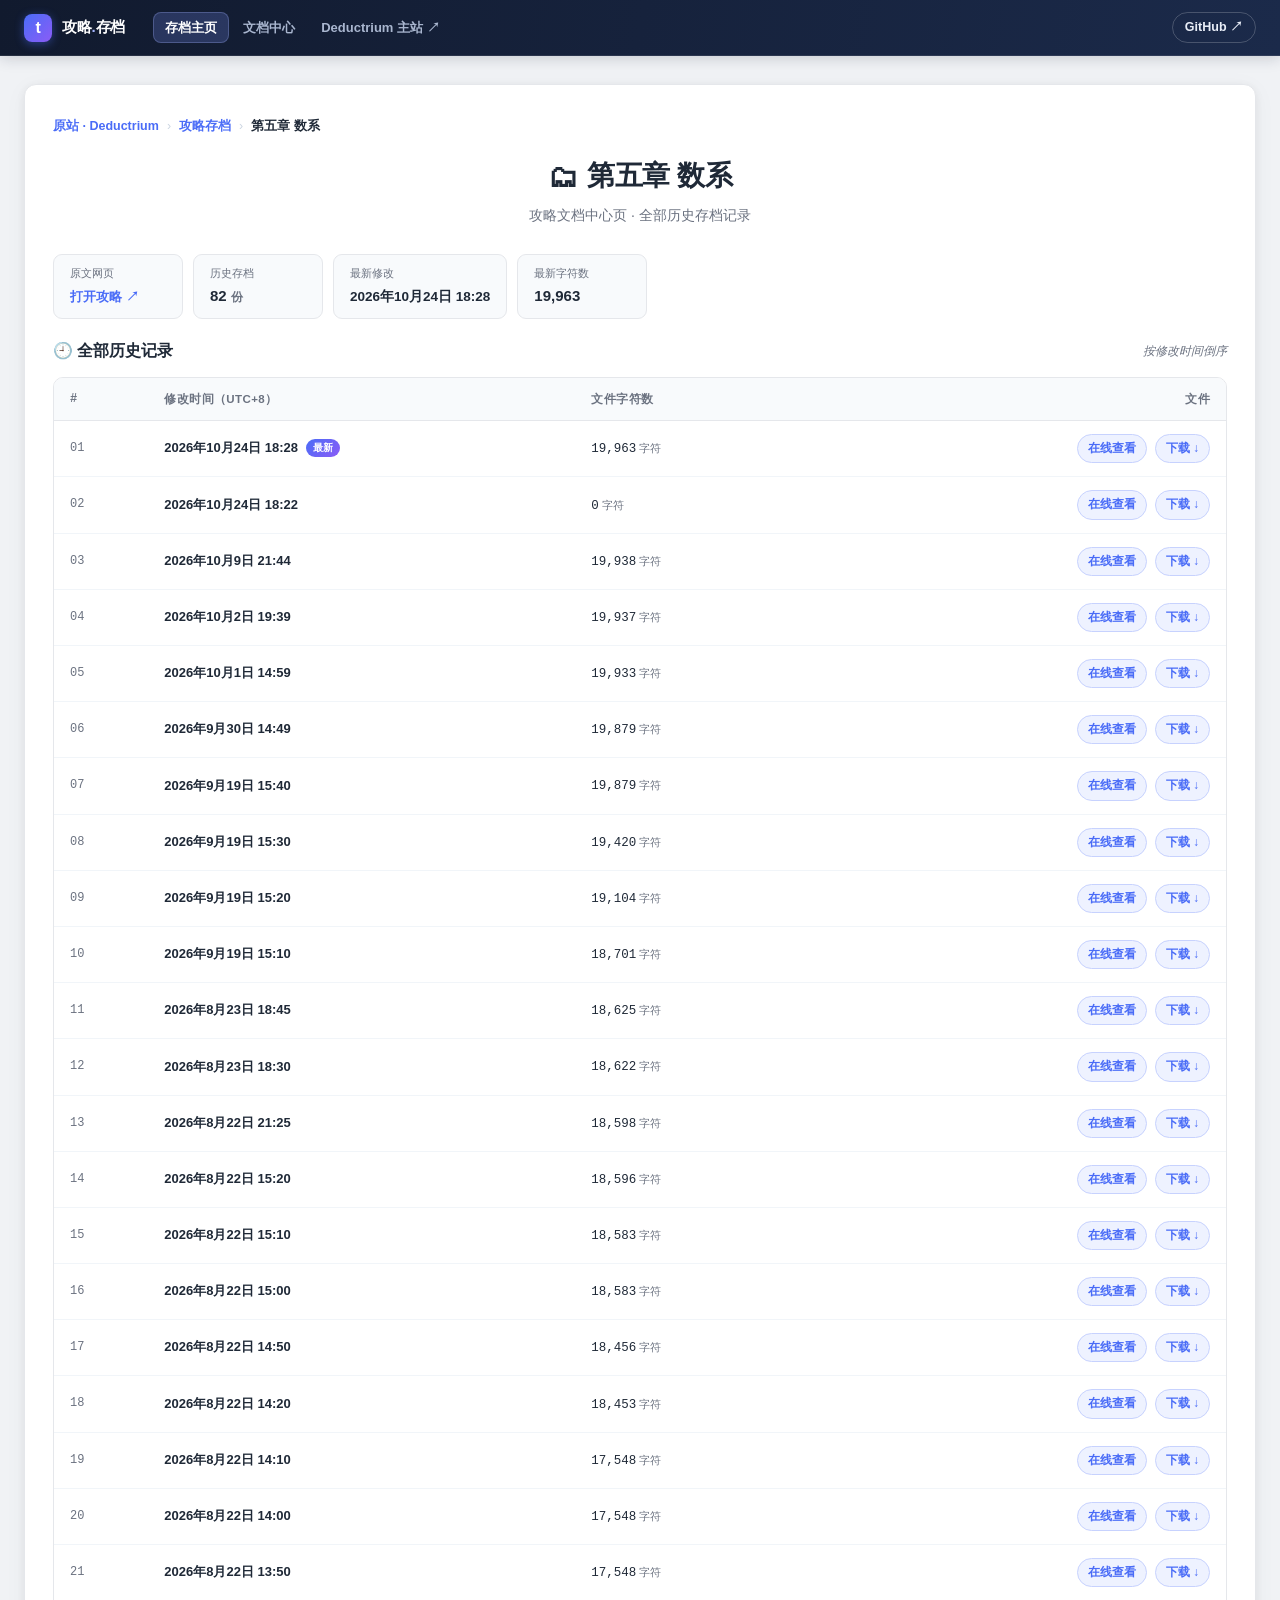
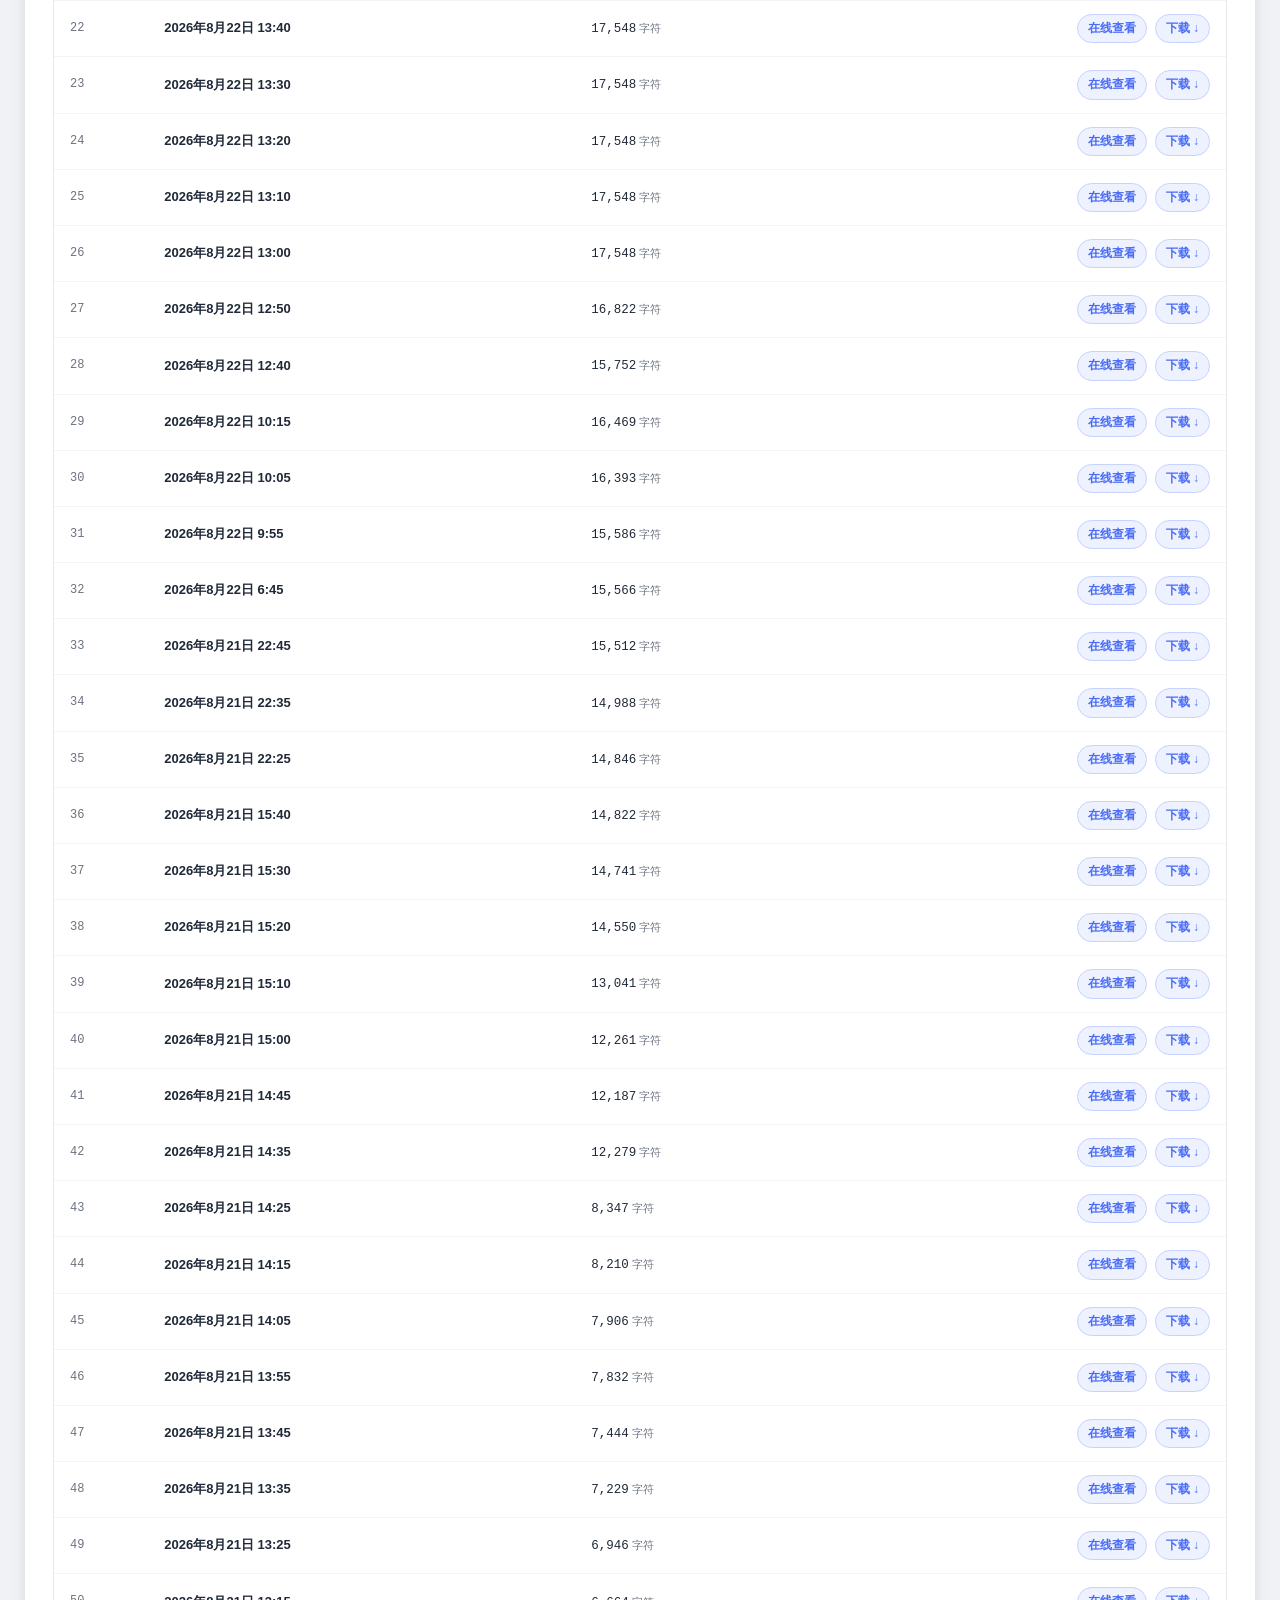
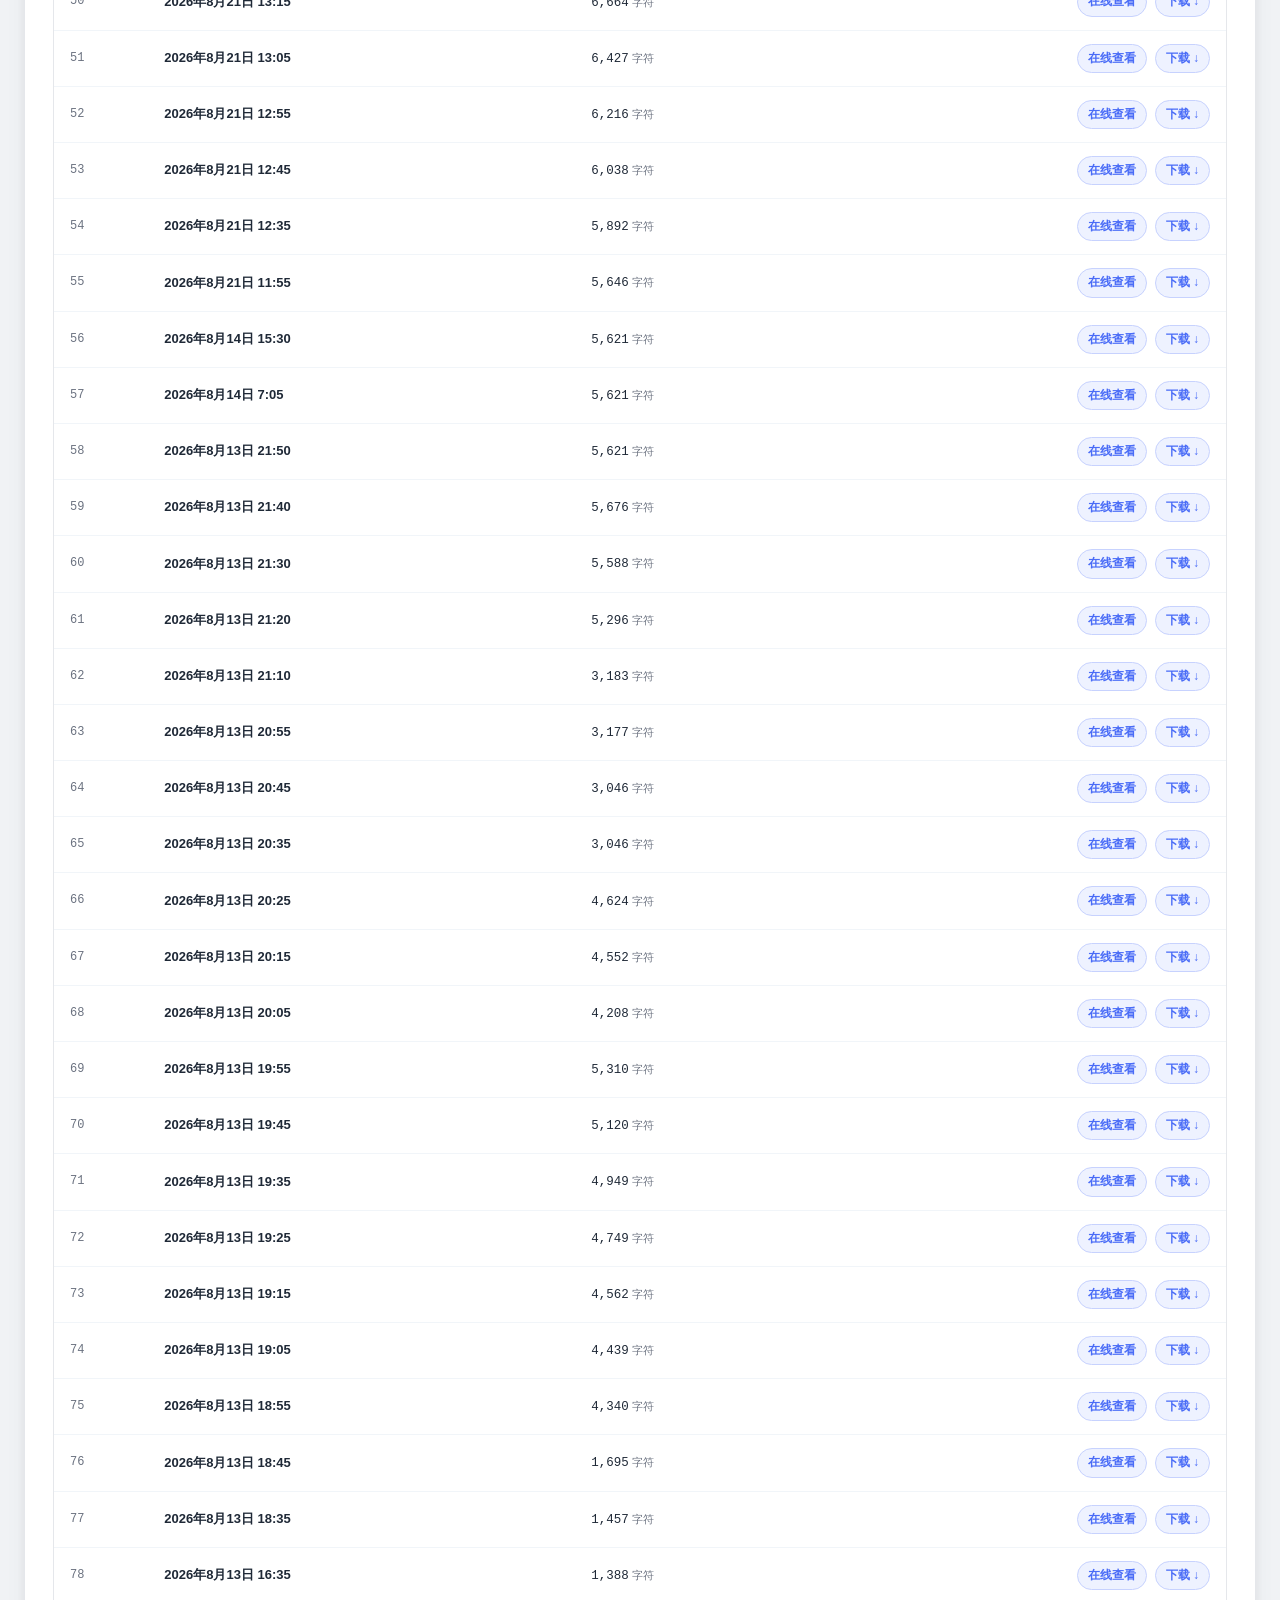
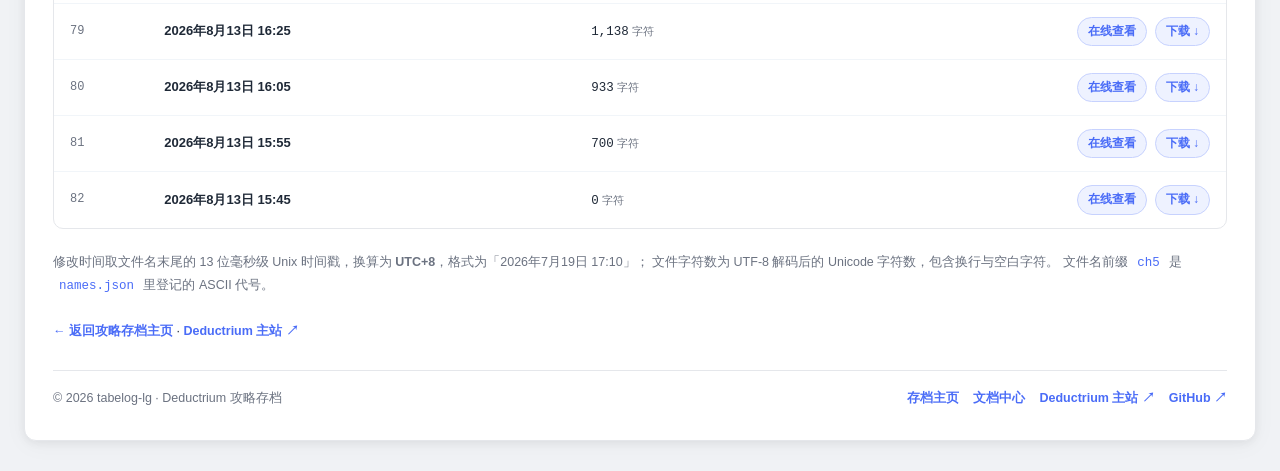
<file: docs/ch5.html>
<!DOCTYPE html>
<html lang="zh-CN">
<head>
    <meta charset="UTF-8">
    <meta name="viewport" content="width=device-width, initial-scale=1.0">
    <title>第五章 数系 · 存档历史</title>
    <meta name="description" content="第五章 数系 的全部历史存档：修改时间与文件字符数。">
    <link rel="icon" href="data:,">
    <link rel="stylesheet" href="../assets/site.css">
    <link rel="stylesheet" href="../assets/walkthrough.css">
    <script src="../assets/site.js" defer></script>
</head>
<body class="page-walkthrough has-site-nav" data-section="walkthrough">
    <header class="site-nav">
        <a class="site-nav__brand" href="../index.html">
            <span class="site-nav__mark">t</span>
            <span>攻略<span class="site-nav__dot">.</span>存档</span>
        </a>
        <nav class="site-nav__links" aria-label="主导航">
            <a href="../index.html" data-nav="walkthrough">存档主页</a>
            <a href="../index.html#docs" data-nav="docs">文档中心</a>
            <a href="https://tabelog-lg.github.io/deductrium/" data-nav="deductrium" target="_blank" rel="noopener">Deductrium 主站 ↗</a>
        </nav>
        <a class="site-nav__repo" href="https://github.com/tabelog-lg/deductrium-walkthrough" target="_blank" rel="noopener">GitHub ↗</a>
    </header>
    <div class="container">
        <div class="site-crumb">
            <a href="https://tabelog-lg.github.io/deductrium/">原站 · Deductrium</a><span class="sep">›</span><a href="../index.html">攻略存档</a><span class="sep">›</span><span class="cur">第五章 数系</span>
        </div>
        <div class="header">
            <h1><span class="icon">🗂</span> 第五章 数系</h1>
            <p>攻略文档中心页 · 全部历史存档记录</p>
        </div>

        <div class="wk-meta">
            <div class="wk-meta__item"><span class="k">原文网页</span><a class="v" href="https://hedgedoc.envs.net/zvcyamTRRwaRHnGHfEh2kQ" target="_blank" rel="noopener">打开攻略 ↗</a></div>
            <div class="wk-meta__item"><span class="k">历史存档</span><span class="v">82 <small>份</small></span></div>
            <div class="wk-meta__item"><span class="k">最新修改</span><span class="v" style="font-size:13.5px">2026年10月24日 18:28</span></div>
            <div class="wk-meta__item"><span class="k">最新字符数</span><span class="v">19,963</span></div>
        </div>

        <div class="wk-block">
            <div class="section-header">
                <h2>🕘 全部历史记录</h2>
                <span class="hint">按修改时间倒序</span>
            </div>
            <div class="wk-table-wrap">
                <table class="wk-table wk-history">
                    <thead>
                        <tr>
                            <th class="col-num">#</th>
                            <th class="col-time">修改时间（UTC+8）</th>
                            <th class="col-chars">文件字符数</th>
                            <th class="col-actions">文件</th>
                        </tr>
                    </thead>
                    <tbody>
                <tr>
                    <td class="col-num">01</td>
                    <td class="col-time"><span class="wk-time">2026年10月24日 18:28</span><span class="wk-new">最新</span></td>
                    <td class="col-chars"><span class="wk-chars">19,963<small>字符</small></span></td>
                    <td class="col-actions">
                        <span class="wk-actions">
                            <a href="../view.html?f=archives/ch5_1792837705133.md">在线查看</a>
                            <a href="../archives/ch5_1792837705133.md" download>下载 ↓</a>
                        </span>
                    </td>
                </tr>
                <tr>
                    <td class="col-num">02</td>
                    <td class="col-time"><span class="wk-time">2026年10月24日 18:22</span></td>
                    <td class="col-chars"><span class="wk-chars">0<small>字符</small></span></td>
                    <td class="col-actions">
                        <span class="wk-actions">
                            <a href="../view.html?f=archives/ch5_1792837348585.md">在线查看</a>
                            <a href="../archives/ch5_1792837348585.md" download>下载 ↓</a>
                        </span>
                    </td>
                </tr>
                <tr>
                    <td class="col-num">03</td>
                    <td class="col-time"><span class="wk-time">2026年10月9日 21:44</span></td>
                    <td class="col-chars"><span class="wk-chars">19,938<small>字符</small></span></td>
                    <td class="col-actions">
                        <span class="wk-actions">
                            <a href="../view.html?f=archives/ch5_1791553489212.md">在线查看</a>
                            <a href="../archives/ch5_1791553489212.md" download>下载 ↓</a>
                        </span>
                    </td>
                </tr>
                <tr>
                    <td class="col-num">04</td>
                    <td class="col-time"><span class="wk-time">2026年10月2日 19:39</span></td>
                    <td class="col-chars"><span class="wk-chars">19,937<small>字符</small></span></td>
                    <td class="col-actions">
                        <span class="wk-actions">
                            <a href="../view.html?f=archives/ch5_1790941188685.md">在线查看</a>
                            <a href="../archives/ch5_1790941188685.md" download>下载 ↓</a>
                        </span>
                    </td>
                </tr>
                <tr>
                    <td class="col-num">05</td>
                    <td class="col-time"><span class="wk-time">2026年10月1日 14:59</span></td>
                    <td class="col-chars"><span class="wk-chars">19,933<small>字符</small></span></td>
                    <td class="col-actions">
                        <span class="wk-actions">
                            <a href="../view.html?f=archives/ch5_1790837988684.md">在线查看</a>
                            <a href="../archives/ch5_1790837988684.md" download>下载 ↓</a>
                        </span>
                    </td>
                </tr>
                <tr>
                    <td class="col-num">06</td>
                    <td class="col-time"><span class="wk-time">2026年9月30日 14:49</span></td>
                    <td class="col-chars"><span class="wk-chars">19,879<small>字符</small></span></td>
                    <td class="col-actions">
                        <span class="wk-actions">
                            <a href="../view.html?f=archives/ch5_1790750988560.md">在线查看</a>
                            <a href="../archives/ch5_1790750988560.md" download>下载 ↓</a>
                        </span>
                    </td>
                </tr>
                <tr>
                    <td class="col-num">07</td>
                    <td class="col-time"><span class="wk-time">2026年9月19日 15:40</span></td>
                    <td class="col-chars"><span class="wk-chars">19,879<small>字符</small></span></td>
                    <td class="col-actions">
                        <span class="wk-actions">
                            <a href="../view.html?f=archives/ch5_1789803620891.md">在线查看</a>
                            <a href="../archives/ch5_1789803620891.md" download>下载 ↓</a>
                        </span>
                    </td>
                </tr>
                <tr>
                    <td class="col-num">08</td>
                    <td class="col-time"><span class="wk-time">2026年9月19日 15:30</span></td>
                    <td class="col-chars"><span class="wk-chars">19,420<small>字符</small></span></td>
                    <td class="col-actions">
                        <span class="wk-actions">
                            <a href="../view.html?f=archives/ch5_1789803019986.md">在线查看</a>
                            <a href="../archives/ch5_1789803019986.md" download>下载 ↓</a>
                        </span>
                    </td>
                </tr>
                <tr>
                    <td class="col-num">09</td>
                    <td class="col-time"><span class="wk-time">2026年9月19日 15:20</span></td>
                    <td class="col-chars"><span class="wk-chars">19,104<small>字符</small></span></td>
                    <td class="col-actions">
                        <span class="wk-actions">
                            <a href="../view.html?f=archives/ch5_1789802420959.md">在线查看</a>
                            <a href="../archives/ch5_1789802420959.md" download>下载 ↓</a>
                        </span>
                    </td>
                </tr>
                <tr>
                    <td class="col-num">10</td>
                    <td class="col-time"><span class="wk-time">2026年9月19日 15:10</span></td>
                    <td class="col-chars"><span class="wk-chars">18,701<small>字符</small></span></td>
                    <td class="col-actions">
                        <span class="wk-actions">
                            <a href="../view.html?f=archives/ch5_1789801824353.md">在线查看</a>
                            <a href="../archives/ch5_1789801824353.md" download>下载 ↓</a>
                        </span>
                    </td>
                </tr>
                <tr>
                    <td class="col-num">11</td>
                    <td class="col-time"><span class="wk-time">2026年8月23日 18:45</span></td>
                    <td class="col-chars"><span class="wk-chars">18,625<small>字符</small></span></td>
                    <td class="col-actions">
                        <span class="wk-actions">
                            <a href="../view.html?f=archives/ch5_1787481924664.md">在线查看</a>
                            <a href="../archives/ch5_1787481924664.md" download>下载 ↓</a>
                        </span>
                    </td>
                </tr>
                <tr>
                    <td class="col-num">12</td>
                    <td class="col-time"><span class="wk-time">2026年8月23日 18:30</span></td>
                    <td class="col-chars"><span class="wk-chars">18,622<small>字符</small></span></td>
                    <td class="col-actions">
                        <span class="wk-actions">
                            <a href="../view.html?f=archives/ch5_1787481024958.md">在线查看</a>
                            <a href="../archives/ch5_1787481024958.md" download>下载 ↓</a>
                        </span>
                    </td>
                </tr>
                <tr>
                    <td class="col-num">13</td>
                    <td class="col-time"><span class="wk-time">2026年8月22日 21:25</span></td>
                    <td class="col-chars"><span class="wk-chars">18,598<small>字符</small></span></td>
                    <td class="col-actions">
                        <span class="wk-actions">
                            <a href="../view.html?f=archives/ch5_1787405121193.md">在线查看</a>
                            <a href="../archives/ch5_1787405121193.md" download>下载 ↓</a>
                        </span>
                    </td>
                </tr>
                <tr>
                    <td class="col-num">14</td>
                    <td class="col-time"><span class="wk-time">2026年8月22日 15:20</span></td>
                    <td class="col-chars"><span class="wk-chars">18,596<small>字符</small></span></td>
                    <td class="col-actions">
                        <span class="wk-actions">
                            <a href="../view.html?f=archives/ch5_1787383222805.md">在线查看</a>
                            <a href="../archives/ch5_1787383222805.md" download>下载 ↓</a>
                        </span>
                    </td>
                </tr>
                <tr>
                    <td class="col-num">15</td>
                    <td class="col-time"><span class="wk-time">2026年8月22日 15:10</span></td>
                    <td class="col-chars"><span class="wk-chars">18,583<small>字符</small></span></td>
                    <td class="col-actions">
                        <span class="wk-actions">
                            <a href="../view.html?f=archives/ch5_1787382626195.md">在线查看</a>
                            <a href="../archives/ch5_1787382626195.md" download>下载 ↓</a>
                        </span>
                    </td>
                </tr>
                <tr>
                    <td class="col-num">16</td>
                    <td class="col-time"><span class="wk-time">2026年8月22日 15:00</span></td>
                    <td class="col-chars"><span class="wk-chars">18,583<small>字符</small></span></td>
                    <td class="col-actions">
                        <span class="wk-actions">
                            <a href="../view.html?f=archives/ch5_1787382032442.md">在线查看</a>
                            <a href="../archives/ch5_1787382032442.md" download>下载 ↓</a>
                        </span>
                    </td>
                </tr>
                <tr>
                    <td class="col-num">17</td>
                    <td class="col-time"><span class="wk-time">2026年8月22日 14:50</span></td>
                    <td class="col-chars"><span class="wk-chars">18,456<small>字符</small></span></td>
                    <td class="col-actions">
                        <span class="wk-actions">
                            <a href="../view.html?f=archives/ch5_1787381435549.md">在线查看</a>
                            <a href="../archives/ch5_1787381435549.md" download>下载 ↓</a>
                        </span>
                    </td>
                </tr>
                <tr>
                    <td class="col-num">18</td>
                    <td class="col-time"><span class="wk-time">2026年8月22日 14:20</span></td>
                    <td class="col-chars"><span class="wk-chars">18,453<small>字符</small></span></td>
                    <td class="col-actions">
                        <span class="wk-actions">
                            <a href="../view.html?f=archives/ch5_1787379632868.md">在线查看</a>
                            <a href="../archives/ch5_1787379632868.md" download>下载 ↓</a>
                        </span>
                    </td>
                </tr>
                <tr>
                    <td class="col-num">19</td>
                    <td class="col-time"><span class="wk-time">2026年8月22日 14:10</span></td>
                    <td class="col-chars"><span class="wk-chars">17,548<small>字符</small></span></td>
                    <td class="col-actions">
                        <span class="wk-actions">
                            <a href="../view.html?f=archives/ch5_1787379030485.md">在线查看</a>
                            <a href="../archives/ch5_1787379030485.md" download>下载 ↓</a>
                        </span>
                    </td>
                </tr>
                <tr>
                    <td class="col-num">20</td>
                    <td class="col-time"><span class="wk-time">2026年8月22日 14:00</span></td>
                    <td class="col-chars"><span class="wk-chars">17,548<small>字符</small></span></td>
                    <td class="col-actions">
                        <span class="wk-actions">
                            <a href="../view.html?f=archives/ch5_1787378422186.md">在线查看</a>
                            <a href="../archives/ch5_1787378422186.md" download>下载 ↓</a>
                        </span>
                    </td>
                </tr>
                <tr>
                    <td class="col-num">21</td>
                    <td class="col-time"><span class="wk-time">2026年8月22日 13:50</span></td>
                    <td class="col-chars"><span class="wk-chars">17,548<small>字符</small></span></td>
                    <td class="col-actions">
                        <span class="wk-actions">
                            <a href="../view.html?f=archives/ch5_1787377832380.md">在线查看</a>
                            <a href="../archives/ch5_1787377832380.md" download>下载 ↓</a>
                        </span>
                    </td>
                </tr>
                <tr>
                    <td class="col-num">22</td>
                    <td class="col-time"><span class="wk-time">2026年8月22日 13:40</span></td>
                    <td class="col-chars"><span class="wk-chars">17,548<small>字符</small></span></td>
                    <td class="col-actions">
                        <span class="wk-actions">
                            <a href="../view.html?f=archives/ch5_1787377226104.md">在线查看</a>
                            <a href="../archives/ch5_1787377226104.md" download>下载 ↓</a>
                        </span>
                    </td>
                </tr>
                <tr>
                    <td class="col-num">23</td>
                    <td class="col-time"><span class="wk-time">2026年8月22日 13:30</span></td>
                    <td class="col-chars"><span class="wk-chars">17,548<small>字符</small></span></td>
                    <td class="col-actions">
                        <span class="wk-actions">
                            <a href="../view.html?f=archives/ch5_1787376631460.md">在线查看</a>
                            <a href="../archives/ch5_1787376631460.md" download>下载 ↓</a>
                        </span>
                    </td>
                </tr>
                <tr>
                    <td class="col-num">24</td>
                    <td class="col-time"><span class="wk-time">2026年8月22日 13:20</span></td>
                    <td class="col-chars"><span class="wk-chars">17,548<small>字符</small></span></td>
                    <td class="col-actions">
                        <span class="wk-actions">
                            <a href="../view.html?f=archives/ch5_1787376022203.md">在线查看</a>
                            <a href="../archives/ch5_1787376022203.md" download>下载 ↓</a>
                        </span>
                    </td>
                </tr>
                <tr>
                    <td class="col-num">25</td>
                    <td class="col-time"><span class="wk-time">2026年8月22日 13:10</span></td>
                    <td class="col-chars"><span class="wk-chars">17,548<small>字符</small></span></td>
                    <td class="col-actions">
                        <span class="wk-actions">
                            <a href="../view.html?f=archives/ch5_1787375430026.md">在线查看</a>
                            <a href="../archives/ch5_1787375430026.md" download>下载 ↓</a>
                        </span>
                    </td>
                </tr>
                <tr>
                    <td class="col-num">26</td>
                    <td class="col-time"><span class="wk-time">2026年8月22日 13:00</span></td>
                    <td class="col-chars"><span class="wk-chars">17,548<small>字符</small></span></td>
                    <td class="col-actions">
                        <span class="wk-actions">
                            <a href="../view.html?f=archives/ch5_1787374830749.md">在线查看</a>
                            <a href="../archives/ch5_1787374830749.md" download>下载 ↓</a>
                        </span>
                    </td>
                </tr>
                <tr>
                    <td class="col-num">27</td>
                    <td class="col-time"><span class="wk-time">2026年8月22日 12:50</span></td>
                    <td class="col-chars"><span class="wk-chars">16,822<small>字符</small></span></td>
                    <td class="col-actions">
                        <span class="wk-actions">
                            <a href="../view.html?f=archives/ch5_1787374230438.md">在线查看</a>
                            <a href="../archives/ch5_1787374230438.md" download>下载 ↓</a>
                        </span>
                    </td>
                </tr>
                <tr>
                    <td class="col-num">28</td>
                    <td class="col-time"><span class="wk-time">2026年8月22日 12:40</span></td>
                    <td class="col-chars"><span class="wk-chars">15,752<small>字符</small></span></td>
                    <td class="col-actions">
                        <span class="wk-actions">
                            <a href="../view.html?f=archives/ch5_1787373621875.md">在线查看</a>
                            <a href="../archives/ch5_1787373621875.md" download>下载 ↓</a>
                        </span>
                    </td>
                </tr>
                <tr>
                    <td class="col-num">29</td>
                    <td class="col-time"><span class="wk-time">2026年8月22日 10:15</span></td>
                    <td class="col-chars"><span class="wk-chars">16,469<small>字符</small></span></td>
                    <td class="col-actions">
                        <span class="wk-actions">
                            <a href="../view.html?f=archives/ch5_1787364927948.md">在线查看</a>
                            <a href="../archives/ch5_1787364927948.md" download>下载 ↓</a>
                        </span>
                    </td>
                </tr>
                <tr>
                    <td class="col-num">30</td>
                    <td class="col-time"><span class="wk-time">2026年8月22日 10:05</span></td>
                    <td class="col-chars"><span class="wk-chars">16,393<small>字符</small></span></td>
                    <td class="col-actions">
                        <span class="wk-actions">
                            <a href="../view.html?f=archives/ch5_1787364326355.md">在线查看</a>
                            <a href="../archives/ch5_1787364326355.md" download>下载 ↓</a>
                        </span>
                    </td>
                </tr>
                <tr>
                    <td class="col-num">31</td>
                    <td class="col-time"><span class="wk-time">2026年8月22日 9:55</span></td>
                    <td class="col-chars"><span class="wk-chars">15,586<small>字符</small></span></td>
                    <td class="col-actions">
                        <span class="wk-actions">
                            <a href="../view.html?f=archives/ch5_1787363731655.md">在线查看</a>
                            <a href="../archives/ch5_1787363731655.md" download>下载 ↓</a>
                        </span>
                    </td>
                </tr>
                <tr>
                    <td class="col-num">32</td>
                    <td class="col-time"><span class="wk-time">2026年8月22日 6:45</span></td>
                    <td class="col-chars"><span class="wk-chars">15,566<small>字符</small></span></td>
                    <td class="col-actions">
                        <span class="wk-actions">
                            <a href="../view.html?f=archives/ch5_1787352334757.md">在线查看</a>
                            <a href="../archives/ch5_1787352334757.md" download>下载 ↓</a>
                        </span>
                    </td>
                </tr>
                <tr>
                    <td class="col-num">33</td>
                    <td class="col-time"><span class="wk-time">2026年8月21日 22:45</span></td>
                    <td class="col-chars"><span class="wk-chars">15,512<small>字符</small></span></td>
                    <td class="col-actions">
                        <span class="wk-actions">
                            <a href="../view.html?f=archives/ch5_1787323528235.md">在线查看</a>
                            <a href="../archives/ch5_1787323528235.md" download>下载 ↓</a>
                        </span>
                    </td>
                </tr>
                <tr>
                    <td class="col-num">34</td>
                    <td class="col-time"><span class="wk-time">2026年8月21日 22:35</span></td>
                    <td class="col-chars"><span class="wk-chars">14,988<small>字符</small></span></td>
                    <td class="col-actions">
                        <span class="wk-actions">
                            <a href="../view.html?f=archives/ch5_1787322932799.md">在线查看</a>
                            <a href="../archives/ch5_1787322932799.md" download>下载 ↓</a>
                        </span>
                    </td>
                </tr>
                <tr>
                    <td class="col-num">35</td>
                    <td class="col-time"><span class="wk-time">2026年8月21日 22:25</span></td>
                    <td class="col-chars"><span class="wk-chars">14,846<small>字符</small></span></td>
                    <td class="col-actions">
                        <span class="wk-actions">
                            <a href="../view.html?f=archives/ch5_1787322328470.md">在线查看</a>
                            <a href="../archives/ch5_1787322328470.md" download>下载 ↓</a>
                        </span>
                    </td>
                </tr>
                <tr>
                    <td class="col-num">36</td>
                    <td class="col-time"><span class="wk-time">2026年8月21日 15:40</span></td>
                    <td class="col-chars"><span class="wk-chars">14,822<small>字符</small></span></td>
                    <td class="col-actions">
                        <span class="wk-actions">
                            <a href="../view.html?f=archives/ch5_1787298029089.md">在线查看</a>
                            <a href="../archives/ch5_1787298029089.md" download>下载 ↓</a>
                        </span>
                    </td>
                </tr>
                <tr>
                    <td class="col-num">37</td>
                    <td class="col-time"><span class="wk-time">2026年8月21日 15:30</span></td>
                    <td class="col-chars"><span class="wk-chars">14,741<small>字符</small></span></td>
                    <td class="col-actions">
                        <span class="wk-actions">
                            <a href="../view.html?f=archives/ch5_1787297421341.md">在线查看</a>
                            <a href="../archives/ch5_1787297421341.md" download>下载 ↓</a>
                        </span>
                    </td>
                </tr>
                <tr>
                    <td class="col-num">38</td>
                    <td class="col-time"><span class="wk-time">2026年8月21日 15:20</span></td>
                    <td class="col-chars"><span class="wk-chars">14,550<small>字符</small></span></td>
                    <td class="col-actions">
                        <span class="wk-actions">
                            <a href="../view.html?f=archives/ch5_1787296821157.md">在线查看</a>
                            <a href="../archives/ch5_1787296821157.md" download>下载 ↓</a>
                        </span>
                    </td>
                </tr>
                <tr>
                    <td class="col-num">39</td>
                    <td class="col-time"><span class="wk-time">2026年8月21日 15:10</span></td>
                    <td class="col-chars"><span class="wk-chars">13,041<small>字符</small></span></td>
                    <td class="col-actions">
                        <span class="wk-actions">
                            <a href="../view.html?f=archives/ch5_1787296237566.md">在线查看</a>
                            <a href="../archives/ch5_1787296237566.md" download>下载 ↓</a>
                        </span>
                    </td>
                </tr>
                <tr>
                    <td class="col-num">40</td>
                    <td class="col-time"><span class="wk-time">2026年8月21日 15:00</span></td>
                    <td class="col-chars"><span class="wk-chars">12,261<small>字符</small></span></td>
                    <td class="col-actions">
                        <span class="wk-actions">
                            <a href="../view.html?f=archives/ch5_1787295624317.md">在线查看</a>
                            <a href="../archives/ch5_1787295624317.md" download>下载 ↓</a>
                        </span>
                    </td>
                </tr>
                <tr>
                    <td class="col-num">41</td>
                    <td class="col-time"><span class="wk-time">2026年8月21日 14:45</span></td>
                    <td class="col-chars"><span class="wk-chars">12,187<small>字符</small></span></td>
                    <td class="col-actions">
                        <span class="wk-actions">
                            <a href="../view.html?f=archives/ch5_1787294724694.md">在线查看</a>
                            <a href="../archives/ch5_1787294724694.md" download>下载 ↓</a>
                        </span>
                    </td>
                </tr>
                <tr>
                    <td class="col-num">42</td>
                    <td class="col-time"><span class="wk-time">2026年8月21日 14:35</span></td>
                    <td class="col-chars"><span class="wk-chars">12,279<small>字符</small></span></td>
                    <td class="col-actions">
                        <span class="wk-actions">
                            <a href="../view.html?f=archives/ch5_1787294124330.md">在线查看</a>
                            <a href="../archives/ch5_1787294124330.md" download>下载 ↓</a>
                        </span>
                    </td>
                </tr>
                <tr>
                    <td class="col-num">43</td>
                    <td class="col-time"><span class="wk-time">2026年8月21日 14:25</span></td>
                    <td class="col-chars"><span class="wk-chars">8,347<small>字符</small></span></td>
                    <td class="col-actions">
                        <span class="wk-actions">
                            <a href="../view.html?f=archives/ch5_1787293524152.md">在线查看</a>
                            <a href="../archives/ch5_1787293524152.md" download>下载 ↓</a>
                        </span>
                    </td>
                </tr>
                <tr>
                    <td class="col-num">44</td>
                    <td class="col-time"><span class="wk-time">2026年8月21日 14:15</span></td>
                    <td class="col-chars"><span class="wk-chars">8,210<small>字符</small></span></td>
                    <td class="col-actions">
                        <span class="wk-actions">
                            <a href="../view.html?f=archives/ch5_1787292924878.md">在线查看</a>
                            <a href="../archives/ch5_1787292924878.md" download>下载 ↓</a>
                        </span>
                    </td>
                </tr>
                <tr>
                    <td class="col-num">45</td>
                    <td class="col-time"><span class="wk-time">2026年8月21日 14:05</span></td>
                    <td class="col-chars"><span class="wk-chars">7,906<small>字符</small></span></td>
                    <td class="col-actions">
                        <span class="wk-actions">
                            <a href="../view.html?f=archives/ch5_1787292321532.md">在线查看</a>
                            <a href="../archives/ch5_1787292321532.md" download>下载 ↓</a>
                        </span>
                    </td>
                </tr>
                <tr>
                    <td class="col-num">46</td>
                    <td class="col-time"><span class="wk-time">2026年8月21日 13:55</span></td>
                    <td class="col-chars"><span class="wk-chars">7,832<small>字符</small></span></td>
                    <td class="col-actions">
                        <span class="wk-actions">
                            <a href="../view.html?f=archives/ch5_1787291729570.md">在线查看</a>
                            <a href="../archives/ch5_1787291729570.md" download>下载 ↓</a>
                        </span>
                    </td>
                </tr>
                <tr>
                    <td class="col-num">47</td>
                    <td class="col-time"><span class="wk-time">2026年8月21日 13:45</span></td>
                    <td class="col-chars"><span class="wk-chars">7,444<small>字符</small></span></td>
                    <td class="col-actions">
                        <span class="wk-actions">
                            <a href="../view.html?f=archives/ch5_1787291128742.md">在线查看</a>
                            <a href="../archives/ch5_1787291128742.md" download>下载 ↓</a>
                        </span>
                    </td>
                </tr>
                <tr>
                    <td class="col-num">48</td>
                    <td class="col-time"><span class="wk-time">2026年8月21日 13:35</span></td>
                    <td class="col-chars"><span class="wk-chars">7,229<small>字符</small></span></td>
                    <td class="col-actions">
                        <span class="wk-actions">
                            <a href="../view.html?f=archives/ch5_1787290529296.md">在线查看</a>
                            <a href="../archives/ch5_1787290529296.md" download>下载 ↓</a>
                        </span>
                    </td>
                </tr>
                <tr>
                    <td class="col-num">49</td>
                    <td class="col-time"><span class="wk-time">2026年8月21日 13:25</span></td>
                    <td class="col-chars"><span class="wk-chars">6,946<small>字符</small></span></td>
                    <td class="col-actions">
                        <span class="wk-actions">
                            <a href="../view.html?f=archives/ch5_1787289920721.md">在线查看</a>
                            <a href="../archives/ch5_1787289920721.md" download>下载 ↓</a>
                        </span>
                    </td>
                </tr>
                <tr>
                    <td class="col-num">50</td>
                    <td class="col-time"><span class="wk-time">2026年8月21日 13:15</span></td>
                    <td class="col-chars"><span class="wk-chars">6,664<small>字符</small></span></td>
                    <td class="col-actions">
                        <span class="wk-actions">
                            <a href="../view.html?f=archives/ch5_1787289330803.md">在线查看</a>
                            <a href="../archives/ch5_1787289330803.md" download>下载 ↓</a>
                        </span>
                    </td>
                </tr>
                <tr>
                    <td class="col-num">51</td>
                    <td class="col-time"><span class="wk-time">2026年8月21日 13:05</span></td>
                    <td class="col-chars"><span class="wk-chars">6,427<small>字符</small></span></td>
                    <td class="col-actions">
                        <span class="wk-actions">
                            <a href="../view.html?f=archives/ch5_1787288724203.md">在线查看</a>
                            <a href="../archives/ch5_1787288724203.md" download>下载 ↓</a>
                        </span>
                    </td>
                </tr>
                <tr>
                    <td class="col-num">52</td>
                    <td class="col-time"><span class="wk-time">2026年8月21日 12:55</span></td>
                    <td class="col-chars"><span class="wk-chars">6,216<small>字符</small></span></td>
                    <td class="col-actions">
                        <span class="wk-actions">
                            <a href="../view.html?f=archives/ch5_1787288134014.md">在线查看</a>
                            <a href="../archives/ch5_1787288134014.md" download>下载 ↓</a>
                        </span>
                    </td>
                </tr>
                <tr>
                    <td class="col-num">53</td>
                    <td class="col-time"><span class="wk-time">2026年8月21日 12:45</span></td>
                    <td class="col-chars"><span class="wk-chars">6,038<small>字符</small></span></td>
                    <td class="col-actions">
                        <span class="wk-actions">
                            <a href="../view.html?f=archives/ch5_1787287537112.md">在线查看</a>
                            <a href="../archives/ch5_1787287537112.md" download>下载 ↓</a>
                        </span>
                    </td>
                </tr>
                <tr>
                    <td class="col-num">54</td>
                    <td class="col-time"><span class="wk-time">2026年8月21日 12:35</span></td>
                    <td class="col-chars"><span class="wk-chars">5,892<small>字符</small></span></td>
                    <td class="col-actions">
                        <span class="wk-actions">
                            <a href="../view.html?f=archives/ch5_1787286924756.md">在线查看</a>
                            <a href="../archives/ch5_1787286924756.md" download>下载 ↓</a>
                        </span>
                    </td>
                </tr>
                <tr>
                    <td class="col-num">55</td>
                    <td class="col-time"><span class="wk-time">2026年8月21日 11:55</span></td>
                    <td class="col-chars"><span class="wk-chars">5,646<small>字符</small></span></td>
                    <td class="col-actions">
                        <span class="wk-actions">
                            <a href="../view.html?f=archives/ch5_1787284533055.md">在线查看</a>
                            <a href="../archives/ch5_1787284533055.md" download>下载 ↓</a>
                        </span>
                    </td>
                </tr>
                <tr>
                    <td class="col-num">56</td>
                    <td class="col-time"><span class="wk-time">2026年8月14日 15:30</span></td>
                    <td class="col-chars"><span class="wk-chars">5,621<small>字符</small></span></td>
                    <td class="col-actions">
                        <span class="wk-actions">
                            <a href="../view.html?f=archives/ch5_1786692634651.md">在线查看</a>
                            <a href="../archives/ch5_1786692634651.md" download>下载 ↓</a>
                        </span>
                    </td>
                </tr>
                <tr>
                    <td class="col-num">57</td>
                    <td class="col-time"><span class="wk-time">2026年8月14日 7:05</span></td>
                    <td class="col-chars"><span class="wk-chars">5,621<small>字符</small></span></td>
                    <td class="col-actions">
                        <span class="wk-actions">
                            <a href="../view.html?f=archives/ch5_1786662322101.md">在线查看</a>
                            <a href="../archives/ch5_1786662322101.md" download>下载 ↓</a>
                        </span>
                    </td>
                </tr>
                <tr>
                    <td class="col-num">58</td>
                    <td class="col-time"><span class="wk-time">2026年8月13日 21:50</span></td>
                    <td class="col-chars"><span class="wk-chars">5,621<small>字符</small></span></td>
                    <td class="col-actions">
                        <span class="wk-actions">
                            <a href="../view.html?f=archives/ch5_1786629030612.md">在线查看</a>
                            <a href="../archives/ch5_1786629030612.md" download>下载 ↓</a>
                        </span>
                    </td>
                </tr>
                <tr>
                    <td class="col-num">59</td>
                    <td class="col-time"><span class="wk-time">2026年8月13日 21:40</span></td>
                    <td class="col-chars"><span class="wk-chars">5,676<small>字符</small></span></td>
                    <td class="col-actions">
                        <span class="wk-actions">
                            <a href="../view.html?f=archives/ch5_1786628433411.md">在线查看</a>
                            <a href="../archives/ch5_1786628433411.md" download>下载 ↓</a>
                        </span>
                    </td>
                </tr>
                <tr>
                    <td class="col-num">60</td>
                    <td class="col-time"><span class="wk-time">2026年8月13日 21:30</span></td>
                    <td class="col-chars"><span class="wk-chars">5,588<small>字符</small></span></td>
                    <td class="col-actions">
                        <span class="wk-actions">
                            <a href="../view.html?f=archives/ch5_1786627825647.md">在线查看</a>
                            <a href="../archives/ch5_1786627825647.md" download>下载 ↓</a>
                        </span>
                    </td>
                </tr>
                <tr>
                    <td class="col-num">61</td>
                    <td class="col-time"><span class="wk-time">2026年8月13日 21:20</span></td>
                    <td class="col-chars"><span class="wk-chars">5,296<small>字符</small></span></td>
                    <td class="col-actions">
                        <span class="wk-actions">
                            <a href="../view.html?f=archives/ch5_1786627222291.md">在线查看</a>
                            <a href="../archives/ch5_1786627222291.md" download>下载 ↓</a>
                        </span>
                    </td>
                </tr>
                <tr>
                    <td class="col-num">62</td>
                    <td class="col-time"><span class="wk-time">2026年8月13日 21:10</span></td>
                    <td class="col-chars"><span class="wk-chars">3,183<small>字符</small></span></td>
                    <td class="col-actions">
                        <span class="wk-actions">
                            <a href="../view.html?f=archives/ch5_1786626633329.md">在线查看</a>
                            <a href="../archives/ch5_1786626633329.md" download>下载 ↓</a>
                        </span>
                    </td>
                </tr>
                <tr>
                    <td class="col-num">63</td>
                    <td class="col-time"><span class="wk-time">2026年8月13日 20:55</span></td>
                    <td class="col-chars"><span class="wk-chars">3,177<small>字符</small></span></td>
                    <td class="col-actions">
                        <span class="wk-actions">
                            <a href="../view.html?f=archives/ch5_1786625734338.md">在线查看</a>
                            <a href="../archives/ch5_1786625734338.md" download>下载 ↓</a>
                        </span>
                    </td>
                </tr>
                <tr>
                    <td class="col-num">64</td>
                    <td class="col-time"><span class="wk-time">2026年8月13日 20:45</span></td>
                    <td class="col-chars"><span class="wk-chars">3,046<small>字符</small></span></td>
                    <td class="col-actions">
                        <span class="wk-actions">
                            <a href="../view.html?f=archives/ch5_1786625131580.md">在线查看</a>
                            <a href="../archives/ch5_1786625131580.md" download>下载 ↓</a>
                        </span>
                    </td>
                </tr>
                <tr>
                    <td class="col-num">65</td>
                    <td class="col-time"><span class="wk-time">2026年8月13日 20:35</span></td>
                    <td class="col-chars"><span class="wk-chars">3,046<small>字符</small></span></td>
                    <td class="col-actions">
                        <span class="wk-actions">
                            <a href="../view.html?f=archives/ch5_1786624533748.md">在线查看</a>
                            <a href="../archives/ch5_1786624533748.md" download>下载 ↓</a>
                        </span>
                    </td>
                </tr>
                <tr>
                    <td class="col-num">66</td>
                    <td class="col-time"><span class="wk-time">2026年8月13日 20:25</span></td>
                    <td class="col-chars"><span class="wk-chars">4,624<small>字符</small></span></td>
                    <td class="col-actions">
                        <span class="wk-actions">
                            <a href="../view.html?f=archives/ch5_1786623926287.md">在线查看</a>
                            <a href="../archives/ch5_1786623926287.md" download>下载 ↓</a>
                        </span>
                    </td>
                </tr>
                <tr>
                    <td class="col-num">67</td>
                    <td class="col-time"><span class="wk-time">2026年8月13日 20:15</span></td>
                    <td class="col-chars"><span class="wk-chars">4,552<small>字符</small></span></td>
                    <td class="col-actions">
                        <span class="wk-actions">
                            <a href="../view.html?f=archives/ch5_1786623322933.md">在线查看</a>
                            <a href="../archives/ch5_1786623322933.md" download>下载 ↓</a>
                        </span>
                    </td>
                </tr>
                <tr>
                    <td class="col-num">68</td>
                    <td class="col-time"><span class="wk-time">2026年8月13日 20:05</span></td>
                    <td class="col-chars"><span class="wk-chars">4,208<small>字符</small></span></td>
                    <td class="col-actions">
                        <span class="wk-actions">
                            <a href="../view.html?f=archives/ch5_1786622727737.md">在线查看</a>
                            <a href="../archives/ch5_1786622727737.md" download>下载 ↓</a>
                        </span>
                    </td>
                </tr>
                <tr>
                    <td class="col-num">69</td>
                    <td class="col-time"><span class="wk-time">2026年8月13日 19:55</span></td>
                    <td class="col-chars"><span class="wk-chars">5,310<small>字符</small></span></td>
                    <td class="col-actions">
                        <span class="wk-actions">
                            <a href="../view.html?f=archives/ch5_1786622121595.md">在线查看</a>
                            <a href="../archives/ch5_1786622121595.md" download>下载 ↓</a>
                        </span>
                    </td>
                </tr>
                <tr>
                    <td class="col-num">70</td>
                    <td class="col-time"><span class="wk-time">2026年8月13日 19:45</span></td>
                    <td class="col-chars"><span class="wk-chars">5,120<small>字符</small></span></td>
                    <td class="col-actions">
                        <span class="wk-actions">
                            <a href="../view.html?f=archives/ch5_1786621521051.md">在线查看</a>
                            <a href="../archives/ch5_1786621521051.md" download>下载 ↓</a>
                        </span>
                    </td>
                </tr>
                <tr>
                    <td class="col-num">71</td>
                    <td class="col-time"><span class="wk-time">2026年8月13日 19:35</span></td>
                    <td class="col-chars"><span class="wk-chars">4,949<small>字符</small></span></td>
                    <td class="col-actions">
                        <span class="wk-actions">
                            <a href="../view.html?f=archives/ch5_1786620921292.md">在线查看</a>
                            <a href="../archives/ch5_1786620921292.md" download>下载 ↓</a>
                        </span>
                    </td>
                </tr>
                <tr>
                    <td class="col-num">72</td>
                    <td class="col-time"><span class="wk-time">2026年8月13日 19:25</span></td>
                    <td class="col-chars"><span class="wk-chars">4,749<small>字符</small></span></td>
                    <td class="col-actions">
                        <span class="wk-actions">
                            <a href="../view.html?f=archives/ch5_1786620321580.md">在线查看</a>
                            <a href="../archives/ch5_1786620321580.md" download>下载 ↓</a>
                        </span>
                    </td>
                </tr>
                <tr>
                    <td class="col-num">73</td>
                    <td class="col-time"><span class="wk-time">2026年8月13日 19:15</span></td>
                    <td class="col-chars"><span class="wk-chars">4,562<small>字符</small></span></td>
                    <td class="col-actions">
                        <span class="wk-actions">
                            <a href="../view.html?f=archives/ch5_1786619721647.md">在线查看</a>
                            <a href="../archives/ch5_1786619721647.md" download>下载 ↓</a>
                        </span>
                    </td>
                </tr>
                <tr>
                    <td class="col-num">74</td>
                    <td class="col-time"><span class="wk-time">2026年8月13日 19:05</span></td>
                    <td class="col-chars"><span class="wk-chars">4,439<small>字符</small></span></td>
                    <td class="col-actions">
                        <span class="wk-actions">
                            <a href="../view.html?f=archives/ch5_1786619125901.md">在线查看</a>
                            <a href="../archives/ch5_1786619125901.md" download>下载 ↓</a>
                        </span>
                    </td>
                </tr>
                <tr>
                    <td class="col-num">75</td>
                    <td class="col-time"><span class="wk-time">2026年8月13日 18:55</span></td>
                    <td class="col-chars"><span class="wk-chars">4,340<small>字符</small></span></td>
                    <td class="col-actions">
                        <span class="wk-actions">
                            <a href="../view.html?f=archives/ch5_1786618541180.md">在线查看</a>
                            <a href="../archives/ch5_1786618541180.md" download>下载 ↓</a>
                        </span>
                    </td>
                </tr>
                <tr>
                    <td class="col-num">76</td>
                    <td class="col-time"><span class="wk-time">2026年8月13日 18:45</span></td>
                    <td class="col-chars"><span class="wk-chars">1,695<small>字符</small></span></td>
                    <td class="col-actions">
                        <span class="wk-actions">
                            <a href="../view.html?f=archives/ch5_1786617935542.md">在线查看</a>
                            <a href="../archives/ch5_1786617935542.md" download>下载 ↓</a>
                        </span>
                    </td>
                </tr>
                <tr>
                    <td class="col-num">77</td>
                    <td class="col-time"><span class="wk-time">2026年8月13日 18:35</span></td>
                    <td class="col-chars"><span class="wk-chars">1,457<small>字符</small></span></td>
                    <td class="col-actions">
                        <span class="wk-actions">
                            <a href="../view.html?f=archives/ch5_1786617335847.md">在线查看</a>
                            <a href="../archives/ch5_1786617335847.md" download>下载 ↓</a>
                        </span>
                    </td>
                </tr>
                <tr>
                    <td class="col-num">78</td>
                    <td class="col-time"><span class="wk-time">2026年8月13日 16:35</span></td>
                    <td class="col-chars"><span class="wk-chars">1,388<small>字符</small></span></td>
                    <td class="col-actions">
                        <span class="wk-actions">
                            <a href="../view.html?f=archives/ch5_1786610131182.md">在线查看</a>
                            <a href="../archives/ch5_1786610131182.md" download>下载 ↓</a>
                        </span>
                    </td>
                </tr>
                <tr>
                    <td class="col-num">79</td>
                    <td class="col-time"><span class="wk-time">2026年8月13日 16:25</span></td>
                    <td class="col-chars"><span class="wk-chars">1,138<small>字符</small></span></td>
                    <td class="col-actions">
                        <span class="wk-actions">
                            <a href="../view.html?f=archives/ch5_1786609537669.md">在线查看</a>
                            <a href="../archives/ch5_1786609537669.md" download>下载 ↓</a>
                        </span>
                    </td>
                </tr>
                <tr>
                    <td class="col-num">80</td>
                    <td class="col-time"><span class="wk-time">2026年8月13日 16:05</span></td>
                    <td class="col-chars"><span class="wk-chars">933<small>字符</small></span></td>
                    <td class="col-actions">
                        <span class="wk-actions">
                            <a href="../view.html?f=archives/ch5_1786608335861.md">在线查看</a>
                            <a href="../archives/ch5_1786608335861.md" download>下载 ↓</a>
                        </span>
                    </td>
                </tr>
                <tr>
                    <td class="col-num">81</td>
                    <td class="col-time"><span class="wk-time">2026年8月13日 15:55</span></td>
                    <td class="col-chars"><span class="wk-chars">700<small>字符</small></span></td>
                    <td class="col-actions">
                        <span class="wk-actions">
                            <a href="../view.html?f=archives/ch5_1786607738037.md">在线查看</a>
                            <a href="../archives/ch5_1786607738037.md" download>下载 ↓</a>
                        </span>
                    </td>
                </tr>
                <tr>
                    <td class="col-num">82</td>
                    <td class="col-time"><span class="wk-time">2026年8月13日 15:45</span></td>
                    <td class="col-chars"><span class="wk-chars">0<small>字符</small></span></td>
                    <td class="col-actions">
                        <span class="wk-actions">
                            <a href="../view.html?f=archives/ch5_1786607118620.md">在线查看</a>
                            <a href="../archives/ch5_1786607118620.md" download>下载 ↓</a>
                        </span>
                    </td>
                </tr>
                    </tbody>
                </table>
            </div>
        </div>

        <div class="wk-note">
            修改时间取文件名末尾的 13 位毫秒级 Unix 时间戳，换算为 <strong>UTC+8</strong>，格式为「2026年7月19日 17:10」；
            文件字符数为 UTF-8 解码后的 Unicode 字符数，包含换行与空白字符。
            文件名前缀 <code>ch5</code> 是 <code>names.json</code> 里登记的 ASCII 代号。
        </div>

        <div class="wk-back"><a href="../index.html">← 返回攻略存档主页</a> · <a href="https://tabelog-lg.github.io/deductrium/">Deductrium 主站 ↗</a></div>
        <footer class="site-footer">
            <span>© 2026 tabelog-lg · Deductrium 攻略存档</span>
            <span class="site-footer__links">
                <a href="../index.html">存档主页</a>
                <a href="../index.html#docs">文档中心</a>
                <a href="https://tabelog-lg.github.io/deductrium/" target="_blank" rel="noopener">Deductrium 主站 ↗</a>
                <a href="https://github.com/tabelog-lg/deductrium-walkthrough" target="_blank" rel="noopener">GitHub ↗</a>
            </span>
        </footer>
    </div>
</body>
</html>
</file>
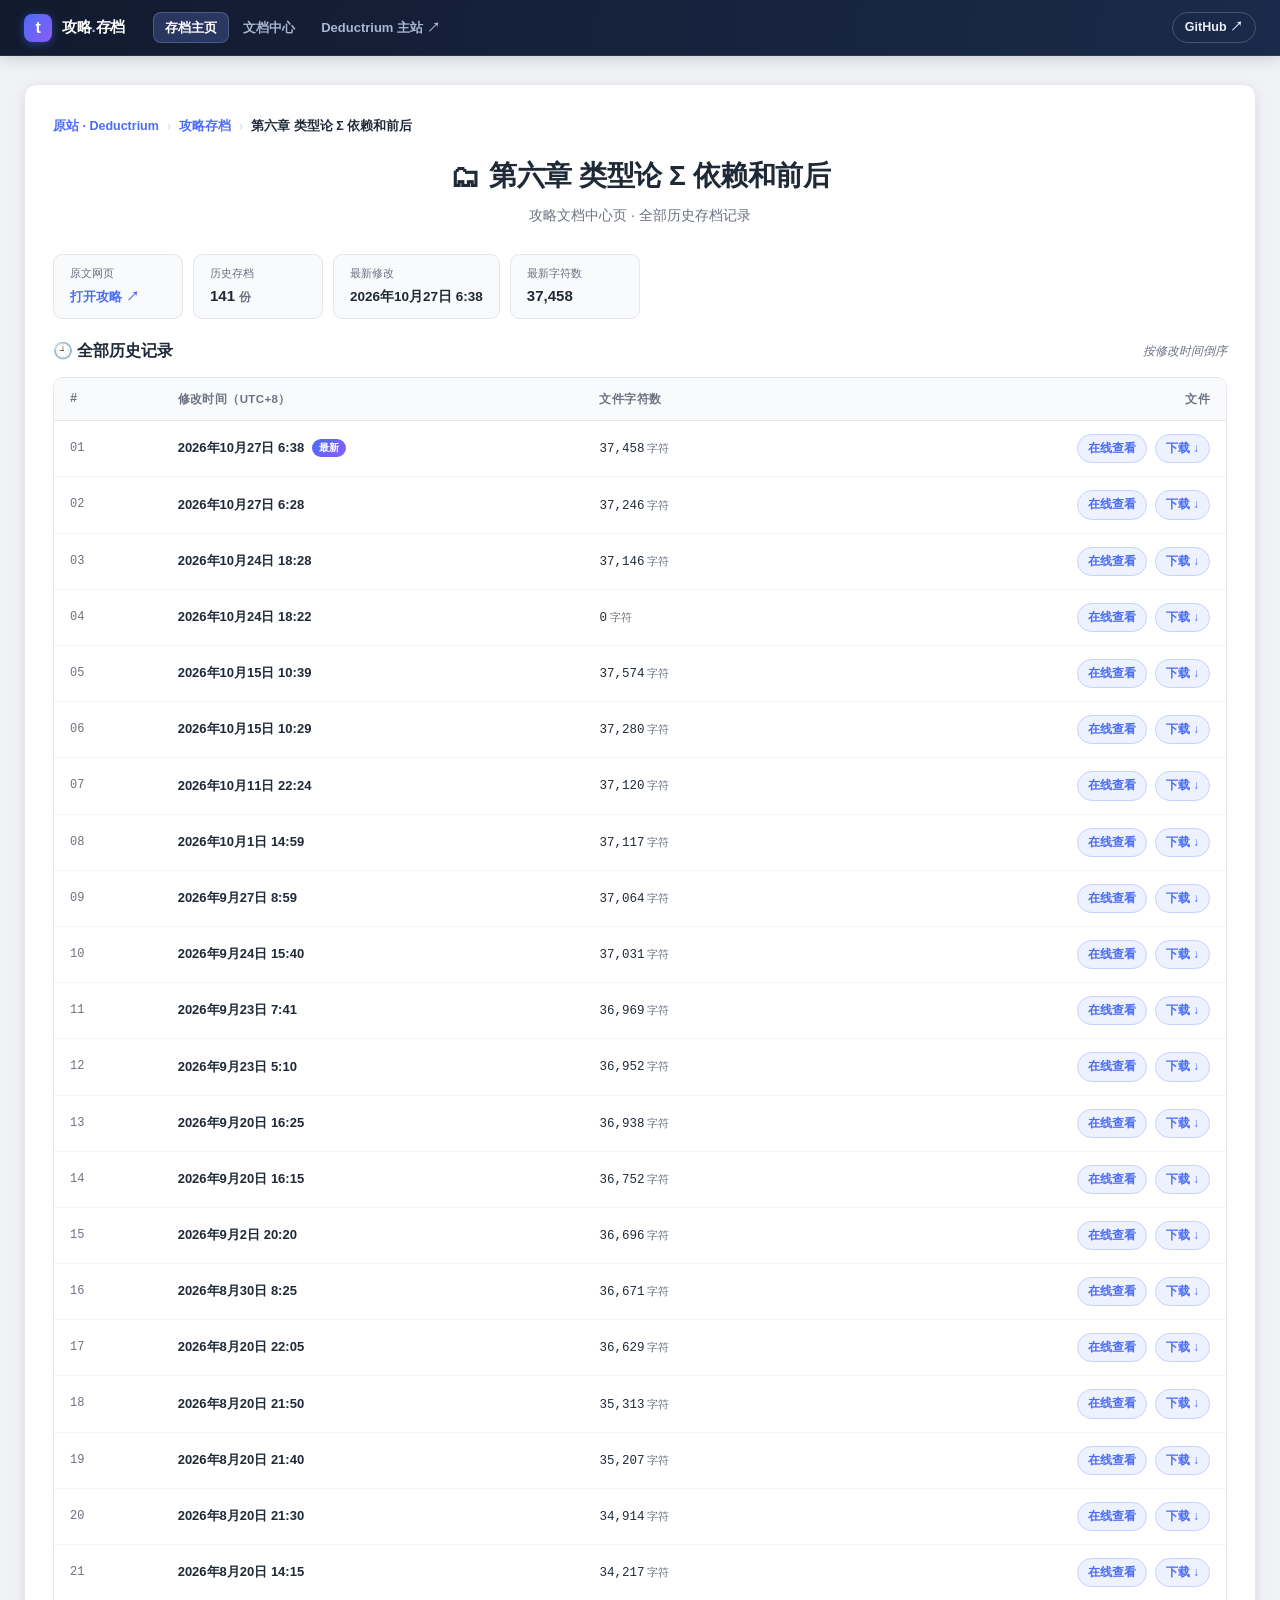
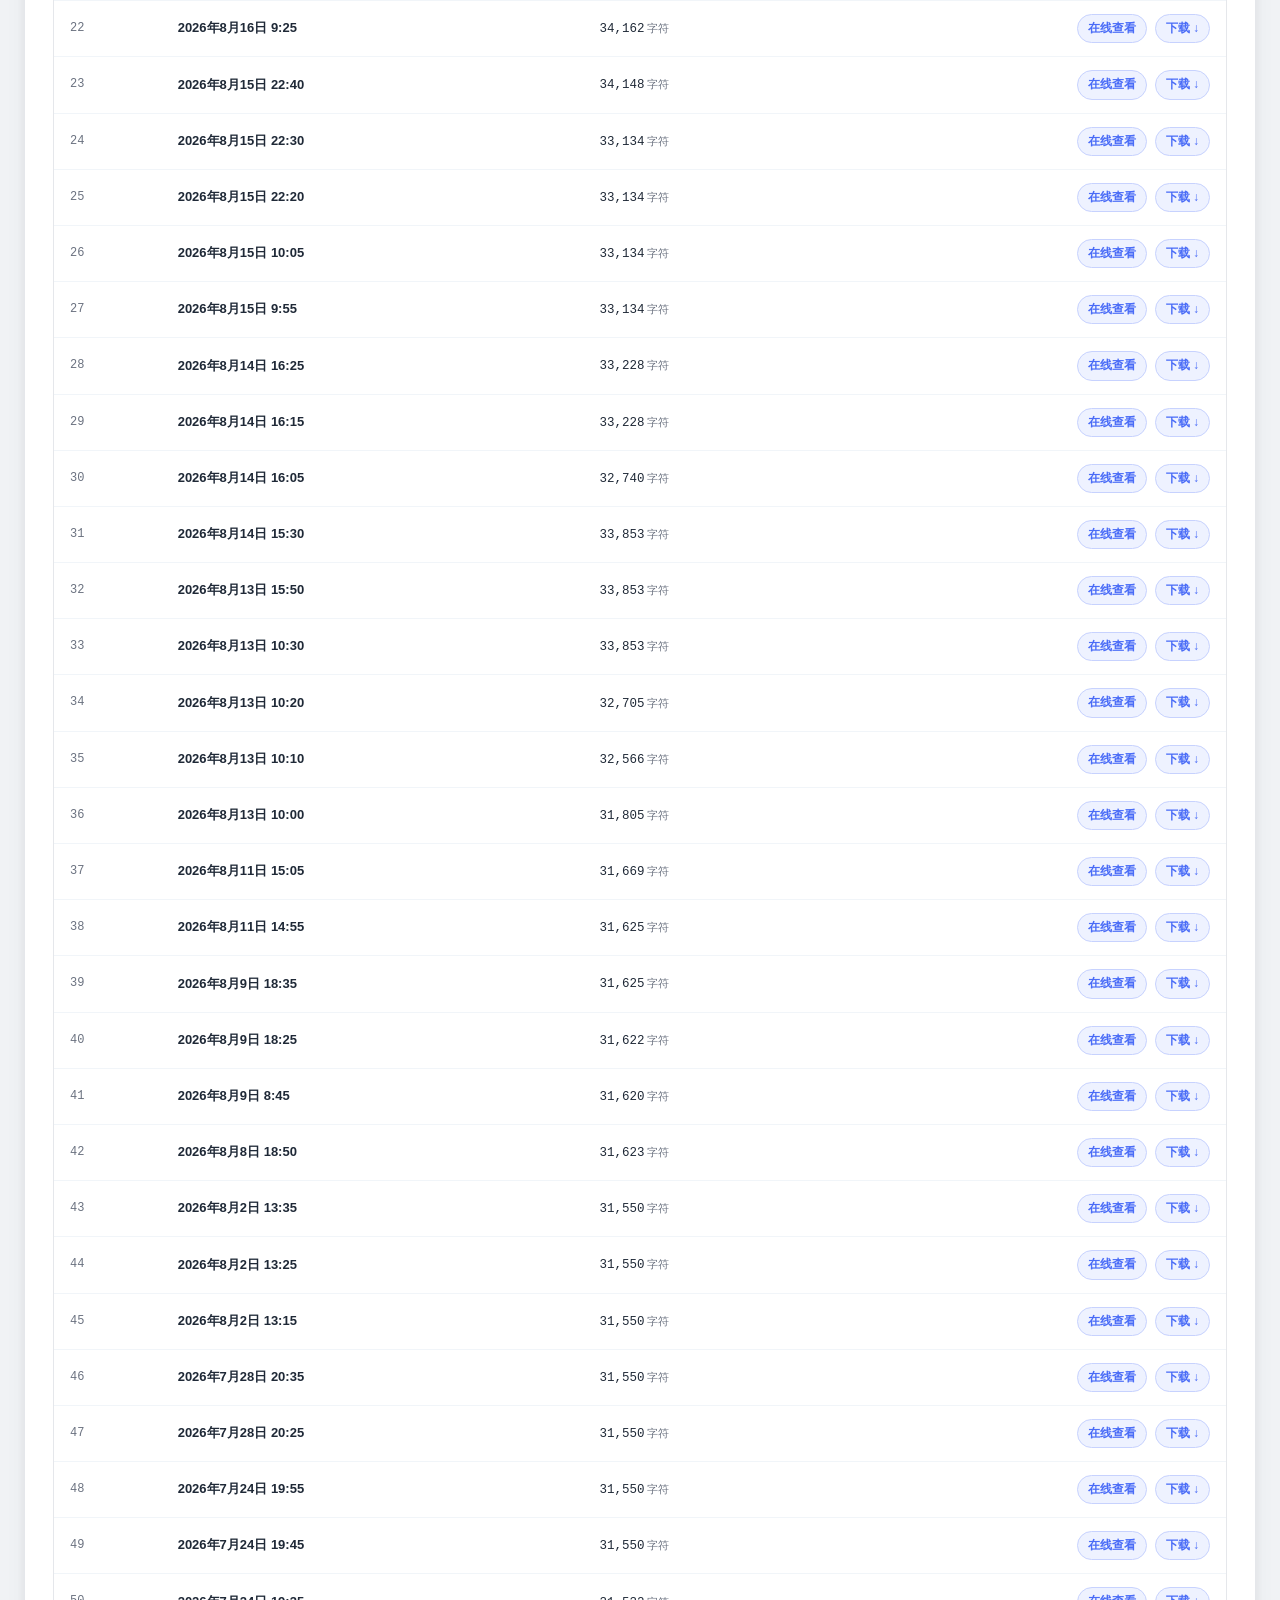
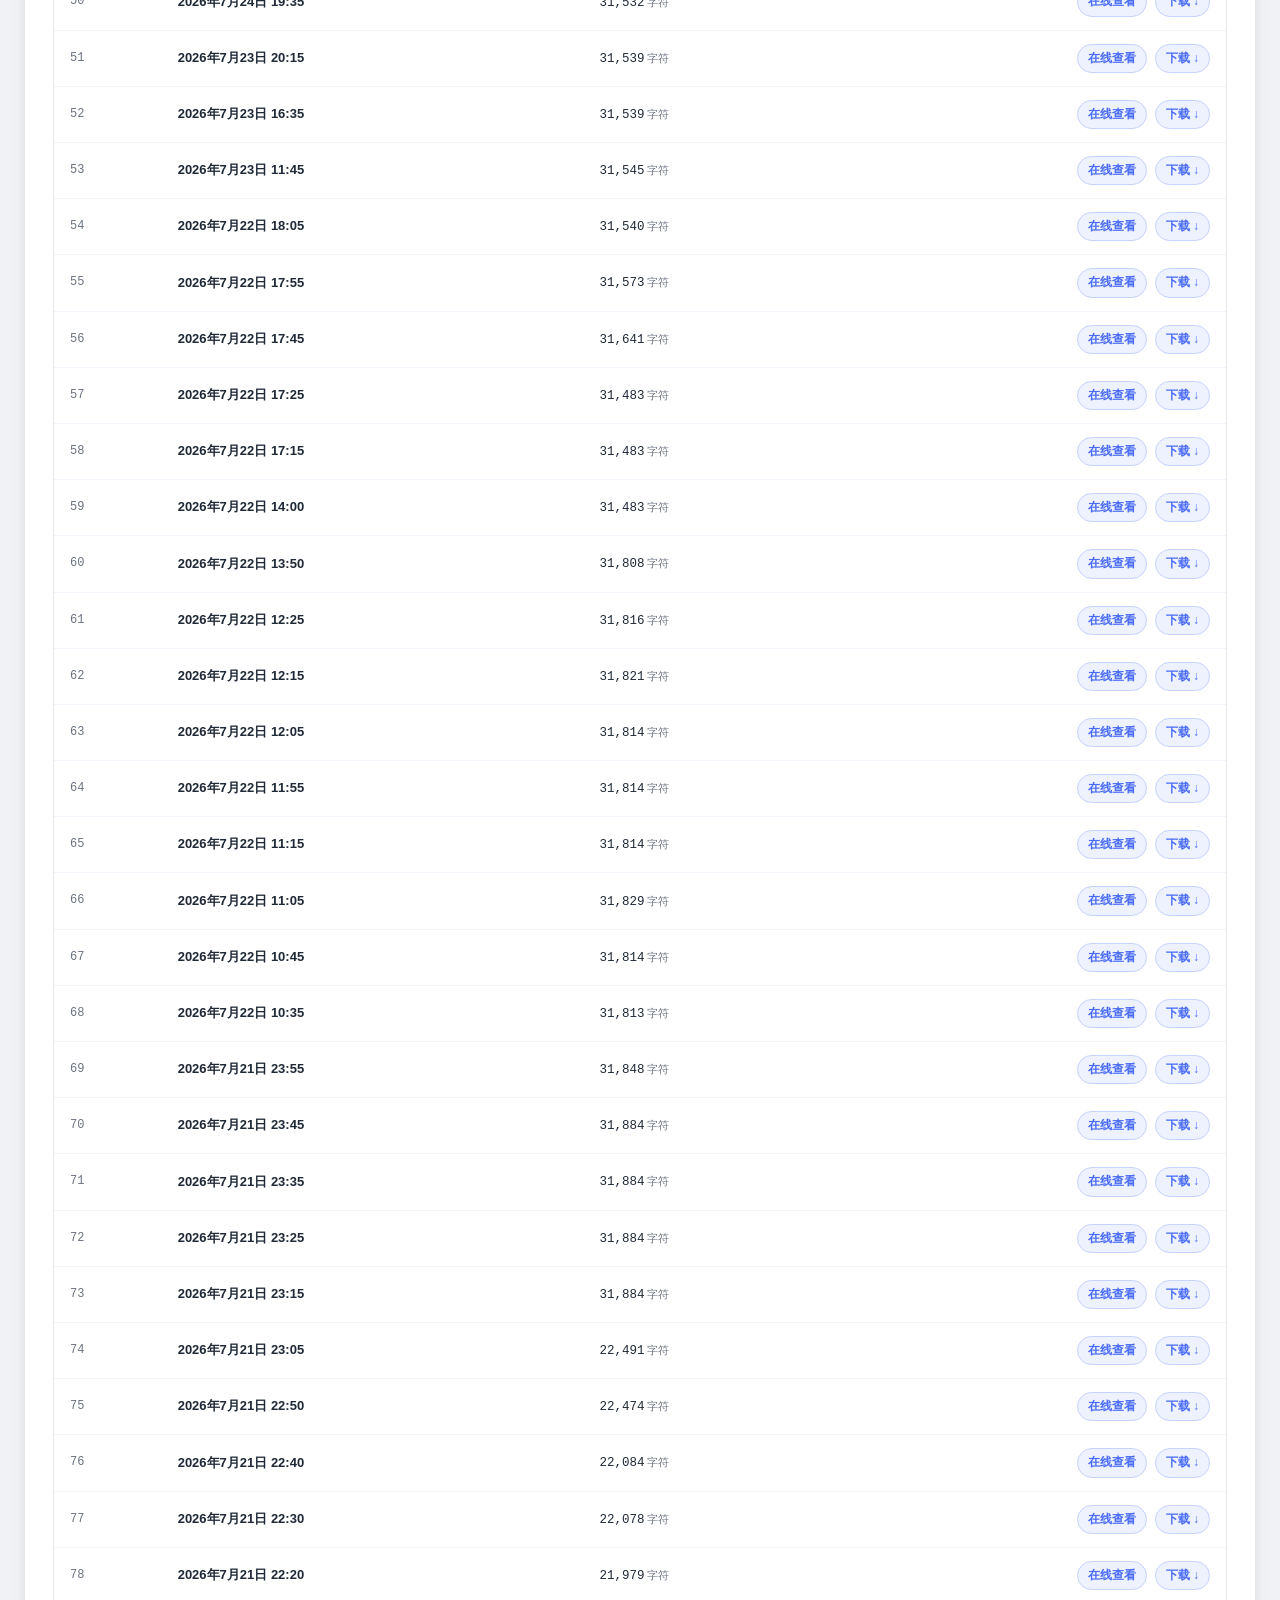
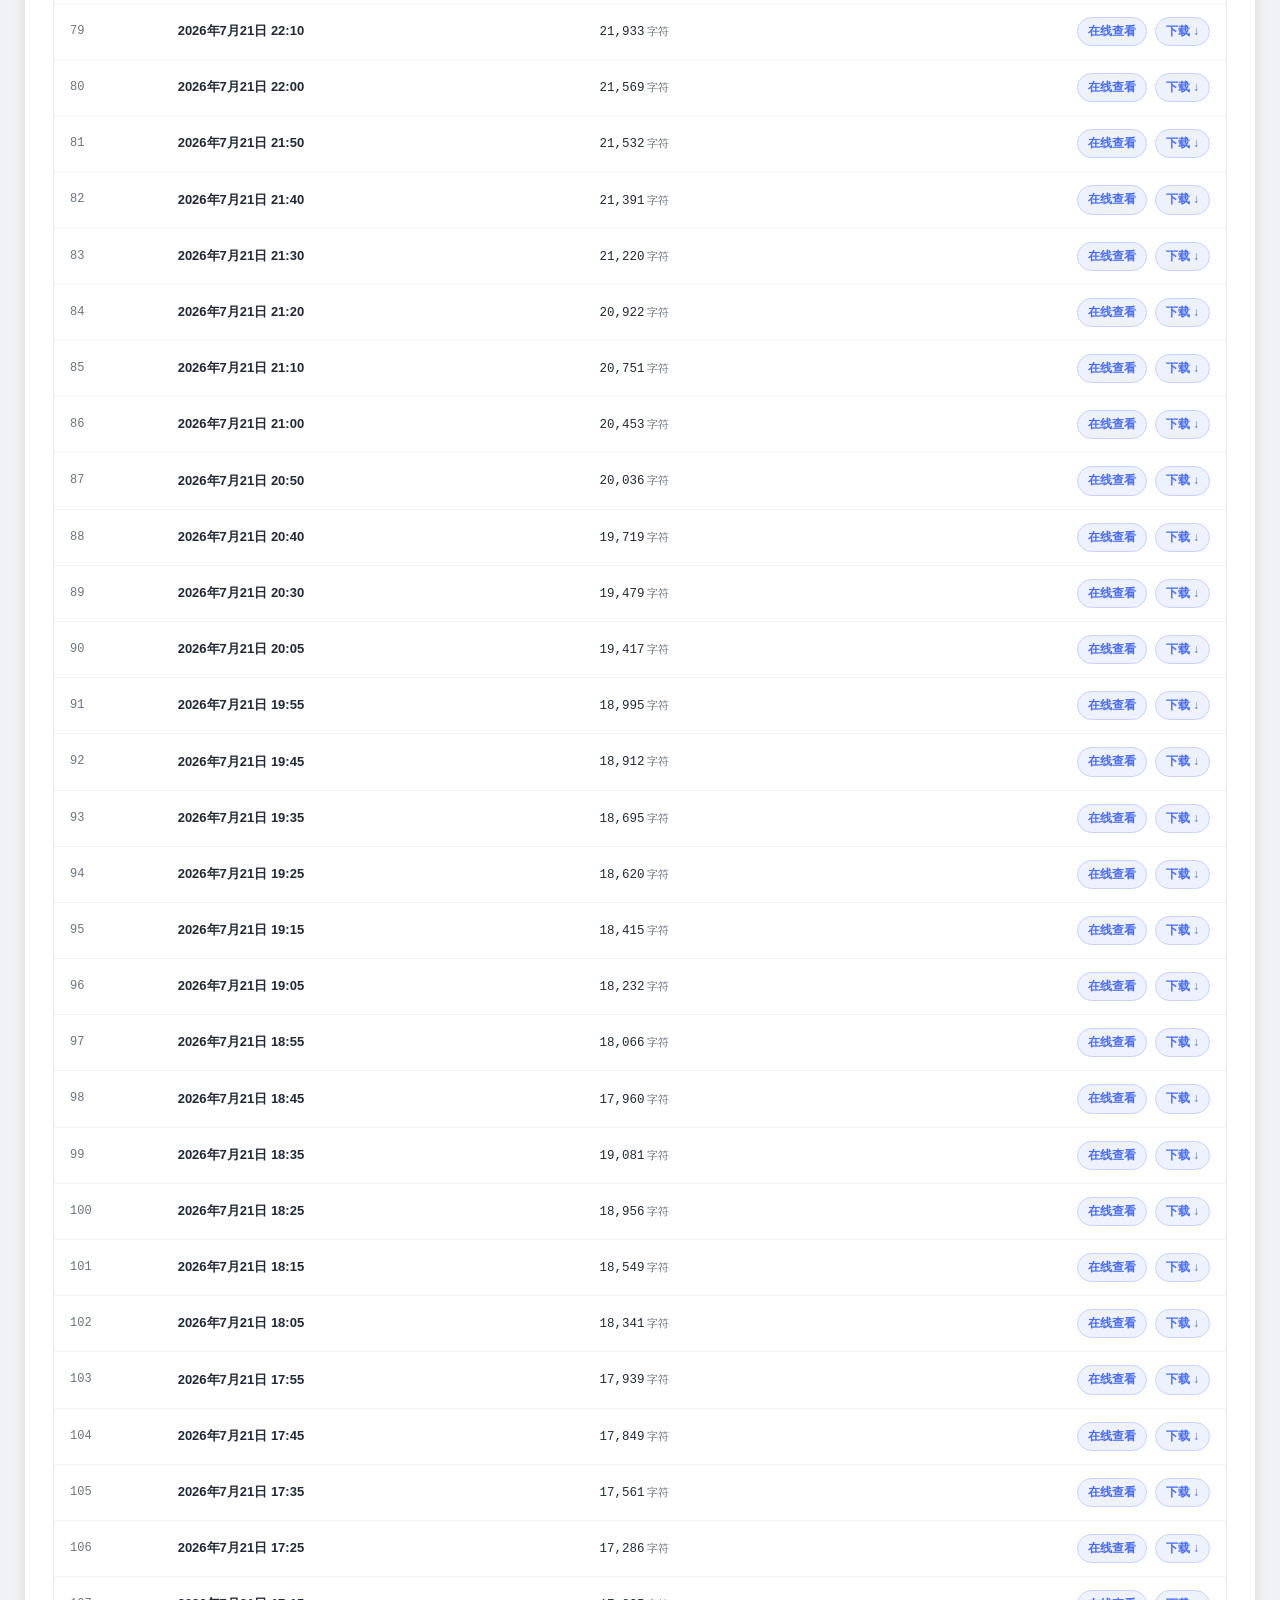
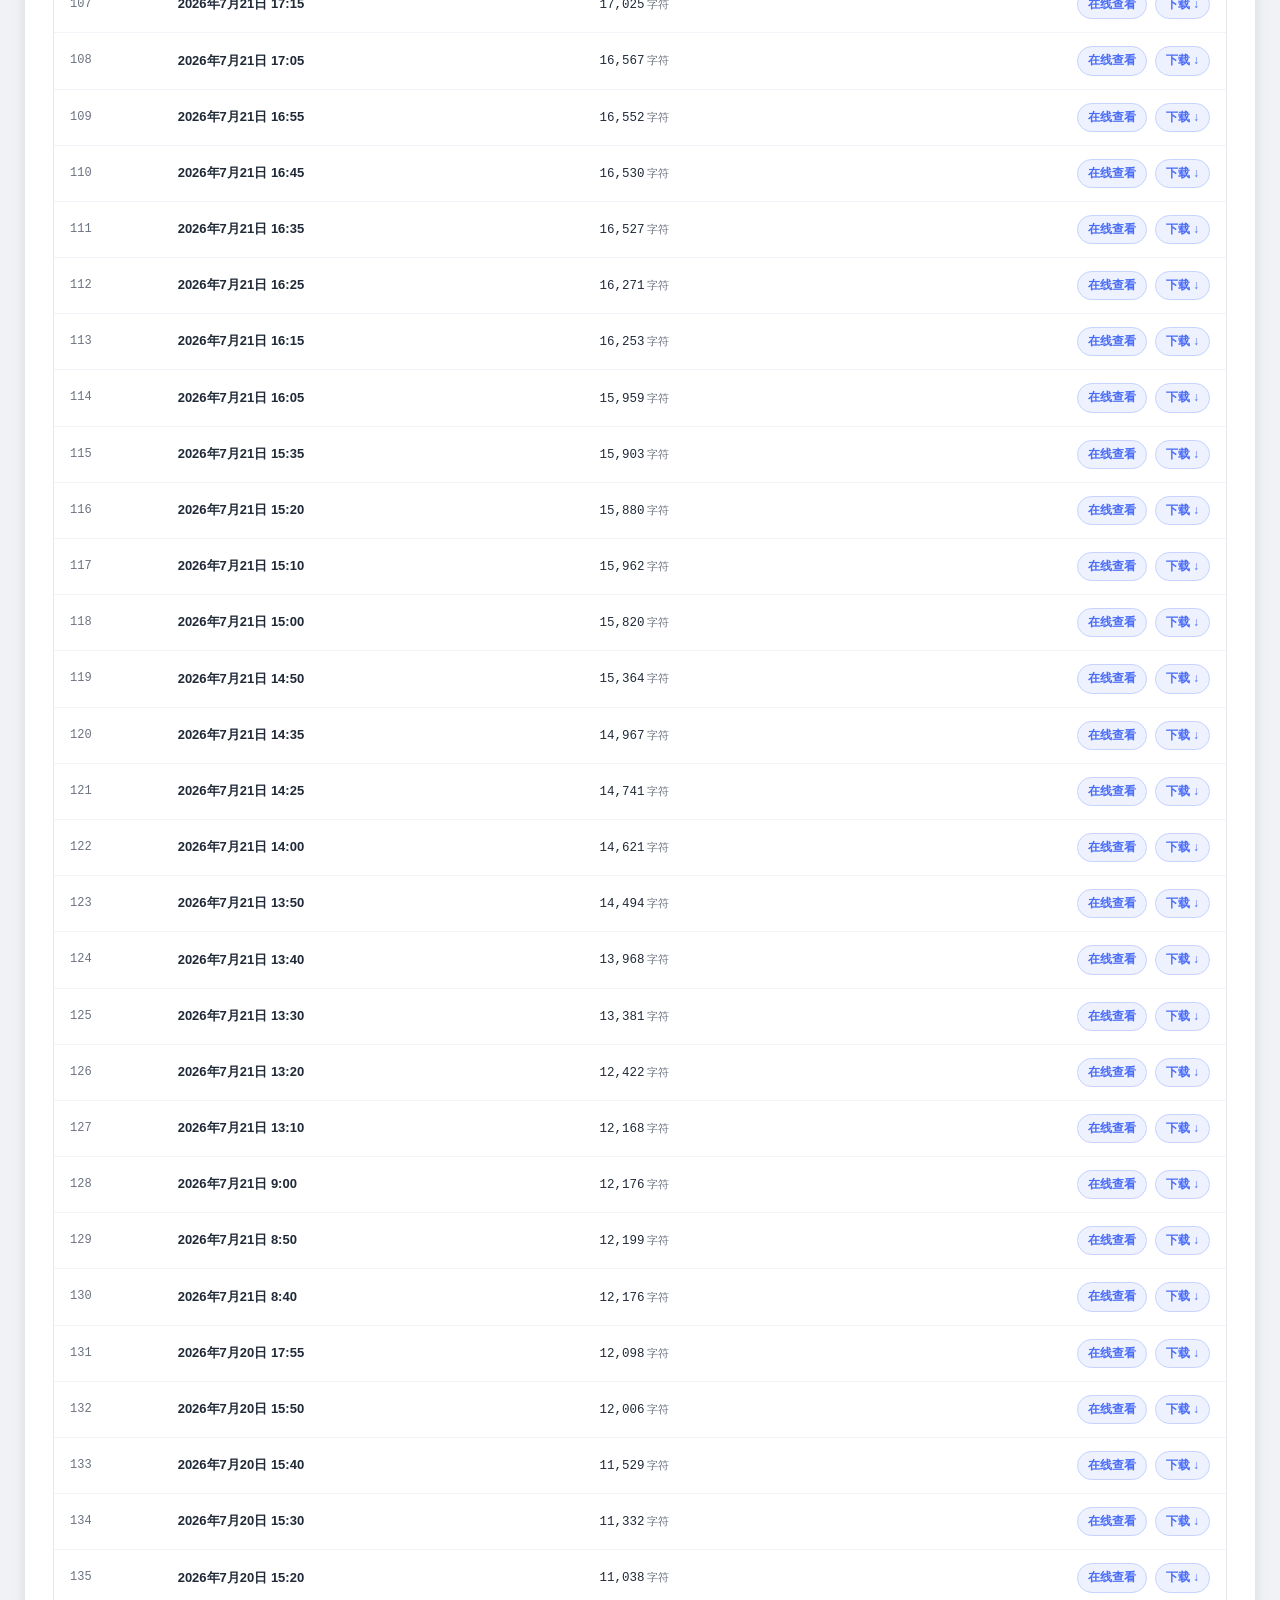
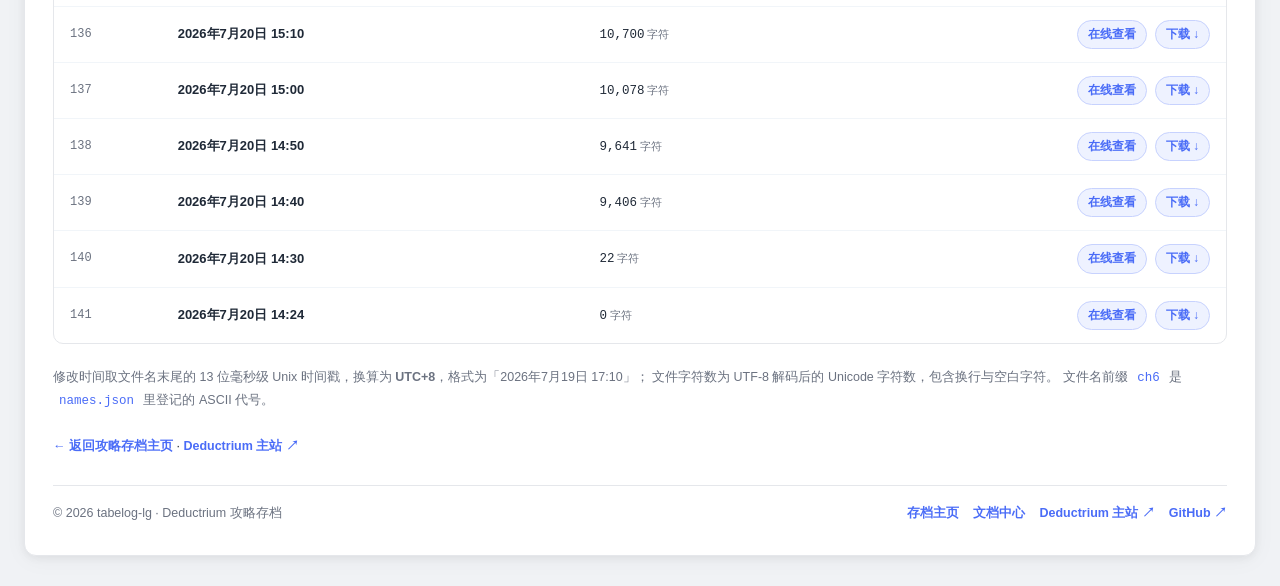
<file: docs/ch6.html>
<!DOCTYPE html>
<html lang="zh-CN">
<head>
    <meta charset="UTF-8">
    <meta name="viewport" content="width=device-width, initial-scale=1.0">
    <title>第六章 类型论 Σ 依赖和前后 · 存档历史</title>
    <meta name="description" content="第六章 类型论 Σ 依赖和前后 的全部历史存档：修改时间与文件字符数。">
    <link rel="icon" href="data:,">
    <link rel="stylesheet" href="../assets/site.css">
    <link rel="stylesheet" href="../assets/walkthrough.css">
    <script src="../assets/site.js" defer></script>
</head>
<body class="page-walkthrough has-site-nav" data-section="walkthrough">
    <header class="site-nav">
        <a class="site-nav__brand" href="../index.html">
            <span class="site-nav__mark">t</span>
            <span>攻略<span class="site-nav__dot">.</span>存档</span>
        </a>
        <nav class="site-nav__links" aria-label="主导航">
            <a href="../index.html" data-nav="walkthrough">存档主页</a>
            <a href="../index.html#docs" data-nav="docs">文档中心</a>
            <a href="https://tabelog-lg.github.io/deductrium/" data-nav="deductrium" target="_blank" rel="noopener">Deductrium 主站 ↗</a>
        </nav>
        <a class="site-nav__repo" href="https://github.com/tabelog-lg/deductrium-walkthrough" target="_blank" rel="noopener">GitHub ↗</a>
    </header>
    <div class="container">
        <div class="site-crumb">
            <a href="https://tabelog-lg.github.io/deductrium/">原站 · Deductrium</a><span class="sep">›</span><a href="../index.html">攻略存档</a><span class="sep">›</span><span class="cur">第六章 类型论 Σ 依赖和前后</span>
        </div>
        <div class="header">
            <h1><span class="icon">🗂</span> 第六章 类型论 Σ 依赖和前后</h1>
            <p>攻略文档中心页 · 全部历史存档记录</p>
        </div>

        <div class="wk-meta">
            <div class="wk-meta__item"><span class="k">原文网页</span><a class="v" href="https://hedgedoc.envs.net/VlrYi5xMRxqt1FsZgqX_5A" target="_blank" rel="noopener">打开攻略 ↗</a></div>
            <div class="wk-meta__item"><span class="k">历史存档</span><span class="v">141 <small>份</small></span></div>
            <div class="wk-meta__item"><span class="k">最新修改</span><span class="v" style="font-size:13.5px">2026年10月27日 6:38</span></div>
            <div class="wk-meta__item"><span class="k">最新字符数</span><span class="v">37,458</span></div>
        </div>

        <div class="wk-block">
            <div class="section-header">
                <h2>🕘 全部历史记录</h2>
                <span class="hint">按修改时间倒序</span>
            </div>
            <div class="wk-table-wrap">
                <table class="wk-table wk-history">
                    <thead>
                        <tr>
                            <th class="col-num">#</th>
                            <th class="col-time">修改时间（UTC+8）</th>
                            <th class="col-chars">文件字符数</th>
                            <th class="col-actions">文件</th>
                        </tr>
                    </thead>
                    <tbody>
                <tr>
                    <td class="col-num">01</td>
                    <td class="col-time"><span class="wk-time">2026年10月27日 6:38</span><span class="wk-new">最新</span></td>
                    <td class="col-chars"><span class="wk-chars">37,458<small>字符</small></span></td>
                    <td class="col-actions">
                        <span class="wk-actions">
                            <a href="../view.html?f=archives/ch6_1793054303905.md">在线查看</a>
                            <a href="../archives/ch6_1793054303905.md" download>下载 ↓</a>
                        </span>
                    </td>
                </tr>
                <tr>
                    <td class="col-num">02</td>
                    <td class="col-time"><span class="wk-time">2026年10月27日 6:28</span></td>
                    <td class="col-chars"><span class="wk-chars">37,246<small>字符</small></span></td>
                    <td class="col-actions">
                        <span class="wk-actions">
                            <a href="../view.html?f=archives/ch6_1793053704403.md">在线查看</a>
                            <a href="../archives/ch6_1793053704403.md" download>下载 ↓</a>
                        </span>
                    </td>
                </tr>
                <tr>
                    <td class="col-num">03</td>
                    <td class="col-time"><span class="wk-time">2026年10月24日 18:28</span></td>
                    <td class="col-chars"><span class="wk-chars">37,146<small>字符</small></span></td>
                    <td class="col-actions">
                        <span class="wk-actions">
                            <a href="../view.html?f=archives/ch6_1792837705116.md">在线查看</a>
                            <a href="../archives/ch6_1792837705116.md" download>下载 ↓</a>
                        </span>
                    </td>
                </tr>
                <tr>
                    <td class="col-num">04</td>
                    <td class="col-time"><span class="wk-time">2026年10月24日 18:22</span></td>
                    <td class="col-chars"><span class="wk-chars">0<small>字符</small></span></td>
                    <td class="col-actions">
                        <span class="wk-actions">
                            <a href="../view.html?f=archives/ch6_1792837352828.md">在线查看</a>
                            <a href="../archives/ch6_1792837352828.md" download>下载 ↓</a>
                        </span>
                    </td>
                </tr>
                <tr>
                    <td class="col-num">05</td>
                    <td class="col-time"><span class="wk-time">2026年10月15日 10:39</span></td>
                    <td class="col-chars"><span class="wk-chars">37,574<small>字符</small></span></td>
                    <td class="col-actions">
                        <span class="wk-actions">
                            <a href="../view.html?f=archives/ch6_1792031989599.md">在线查看</a>
                            <a href="../archives/ch6_1792031989599.md" download>下载 ↓</a>
                        </span>
                    </td>
                </tr>
                <tr>
                    <td class="col-num">06</td>
                    <td class="col-time"><span class="wk-time">2026年10月15日 10:29</span></td>
                    <td class="col-chars"><span class="wk-chars">37,280<small>字符</small></span></td>
                    <td class="col-actions">
                        <span class="wk-actions">
                            <a href="../view.html?f=archives/ch6_1792031389668.md">在线查看</a>
                            <a href="../archives/ch6_1792031389668.md" download>下载 ↓</a>
                        </span>
                    </td>
                </tr>
                <tr>
                    <td class="col-num">07</td>
                    <td class="col-time"><span class="wk-time">2026年10月11日 22:24</span></td>
                    <td class="col-chars"><span class="wk-chars">37,120<small>字符</small></span></td>
                    <td class="col-actions">
                        <span class="wk-actions">
                            <a href="../view.html?f=archives/ch6_1791728689331.md">在线查看</a>
                            <a href="../archives/ch6_1791728689331.md" download>下载 ↓</a>
                        </span>
                    </td>
                </tr>
                <tr>
                    <td class="col-num">08</td>
                    <td class="col-time"><span class="wk-time">2026年10月1日 14:59</span></td>
                    <td class="col-chars"><span class="wk-chars">37,117<small>字符</small></span></td>
                    <td class="col-actions">
                        <span class="wk-actions">
                            <a href="../view.html?f=archives/ch6_1790837988769.md">在线查看</a>
                            <a href="../archives/ch6_1790837988769.md" download>下载 ↓</a>
                        </span>
                    </td>
                </tr>
                <tr>
                    <td class="col-num">09</td>
                    <td class="col-time"><span class="wk-time">2026年9月27日 8:59</span></td>
                    <td class="col-chars"><span class="wk-chars">37,064<small>字符</small></span></td>
                    <td class="col-actions">
                        <span class="wk-actions">
                            <a href="../view.html?f=archives/ch6_1790470779025.md">在线查看</a>
                            <a href="../archives/ch6_1790470779025.md" download>下载 ↓</a>
                        </span>
                    </td>
                </tr>
                <tr>
                    <td class="col-num">10</td>
                    <td class="col-time"><span class="wk-time">2026年9月24日 15:40</span></td>
                    <td class="col-chars"><span class="wk-chars">37,031<small>字符</small></span></td>
                    <td class="col-actions">
                        <span class="wk-actions">
                            <a href="../view.html?f=archives/ch6_1790235623587.md">在线查看</a>
                            <a href="../archives/ch6_1790235623587.md" download>下载 ↓</a>
                        </span>
                    </td>
                </tr>
                <tr>
                    <td class="col-num">11</td>
                    <td class="col-time"><span class="wk-time">2026年9月23日 7:41</span></td>
                    <td class="col-chars"><span class="wk-chars">36,969<small>字符</small></span></td>
                    <td class="col-actions">
                        <span class="wk-actions">
                            <a href="../view.html?f=archives/ch6_1790120467787.md">在线查看</a>
                            <a href="../archives/ch6_1790120467787.md" download>下载 ↓</a>
                        </span>
                    </td>
                </tr>
                <tr>
                    <td class="col-num">12</td>
                    <td class="col-time"><span class="wk-time">2026年9月23日 5:10</span></td>
                    <td class="col-chars"><span class="wk-chars">36,952<small>字符</small></span></td>
                    <td class="col-actions">
                        <span class="wk-actions">
                            <a href="../view.html?f=archives/ch6_1790111425904.md">在线查看</a>
                            <a href="../archives/ch6_1790111425904.md" download>下载 ↓</a>
                        </span>
                    </td>
                </tr>
                <tr>
                    <td class="col-num">13</td>
                    <td class="col-time"><span class="wk-time">2026年9月20日 16:25</span></td>
                    <td class="col-chars"><span class="wk-chars">36,938<small>字符</small></span></td>
                    <td class="col-actions">
                        <span class="wk-actions">
                            <a href="../view.html?f=archives/ch6_1789892727039.md">在线查看</a>
                            <a href="../archives/ch6_1789892727039.md" download>下载 ↓</a>
                        </span>
                    </td>
                </tr>
                <tr>
                    <td class="col-num">14</td>
                    <td class="col-time"><span class="wk-time">2026年9月20日 16:15</span></td>
                    <td class="col-chars"><span class="wk-chars">36,752<small>字符</small></span></td>
                    <td class="col-actions">
                        <span class="wk-actions">
                            <a href="../view.html?f=archives/ch6_1789892127524.md">在线查看</a>
                            <a href="../archives/ch6_1789892127524.md" download>下载 ↓</a>
                        </span>
                    </td>
                </tr>
                <tr>
                    <td class="col-num">15</td>
                    <td class="col-time"><span class="wk-time">2026年9月2日 20:20</span></td>
                    <td class="col-chars"><span class="wk-chars">36,696<small>字符</small></span></td>
                    <td class="col-actions">
                        <span class="wk-actions">
                            <a href="../view.html?f=archives/ch6_1788351628337.md">在线查看</a>
                            <a href="../archives/ch6_1788351628337.md" download>下载 ↓</a>
                        </span>
                    </td>
                </tr>
                <tr>
                    <td class="col-num">16</td>
                    <td class="col-time"><span class="wk-time">2026年8月30日 8:25</span></td>
                    <td class="col-chars"><span class="wk-chars">36,671<small>字符</small></span></td>
                    <td class="col-actions">
                        <span class="wk-actions">
                            <a href="../view.html?f=archives/ch6_1788049528902.md">在线查看</a>
                            <a href="../archives/ch6_1788049528902.md" download>下载 ↓</a>
                        </span>
                    </td>
                </tr>
                <tr>
                    <td class="col-num">17</td>
                    <td class="col-time"><span class="wk-time">2026年8月20日 22:05</span></td>
                    <td class="col-chars"><span class="wk-chars">36,629<small>字符</small></span></td>
                    <td class="col-actions">
                        <span class="wk-actions">
                            <a href="../view.html?f=archives/ch6_1787234735842.md">在线查看</a>
                            <a href="../archives/ch6_1787234735842.md" download>下载 ↓</a>
                        </span>
                    </td>
                </tr>
                <tr>
                    <td class="col-num">18</td>
                    <td class="col-time"><span class="wk-time">2026年8月20日 21:50</span></td>
                    <td class="col-chars"><span class="wk-chars">35,313<small>字符</small></span></td>
                    <td class="col-actions">
                        <span class="wk-actions">
                            <a href="../view.html?f=archives/ch6_1787233832778.md">在线查看</a>
                            <a href="../archives/ch6_1787233832778.md" download>下载 ↓</a>
                        </span>
                    </td>
                </tr>
                <tr>
                    <td class="col-num">19</td>
                    <td class="col-time"><span class="wk-time">2026年8月20日 21:40</span></td>
                    <td class="col-chars"><span class="wk-chars">35,207<small>字符</small></span></td>
                    <td class="col-actions">
                        <span class="wk-actions">
                            <a href="../view.html?f=archives/ch6_1787233226718.md">在线查看</a>
                            <a href="../archives/ch6_1787233226718.md" download>下载 ↓</a>
                        </span>
                    </td>
                </tr>
                <tr>
                    <td class="col-num">20</td>
                    <td class="col-time"><span class="wk-time">2026年8月20日 21:30</span></td>
                    <td class="col-chars"><span class="wk-chars">34,914<small>字符</small></span></td>
                    <td class="col-actions">
                        <span class="wk-actions">
                            <a href="../view.html?f=archives/ch6_1787232631810.md">在线查看</a>
                            <a href="../archives/ch6_1787232631810.md" download>下载 ↓</a>
                        </span>
                    </td>
                </tr>
                <tr>
                    <td class="col-num">21</td>
                    <td class="col-time"><span class="wk-time">2026年8月20日 14:15</span></td>
                    <td class="col-chars"><span class="wk-chars">34,217<small>字符</small></span></td>
                    <td class="col-actions">
                        <span class="wk-actions">
                            <a href="../view.html?f=archives/ch6_1787206532513.md">在线查看</a>
                            <a href="../archives/ch6_1787206532513.md" download>下载 ↓</a>
                        </span>
                    </td>
                </tr>
                <tr>
                    <td class="col-num">22</td>
                    <td class="col-time"><span class="wk-time">2026年8月16日 9:25</span></td>
                    <td class="col-chars"><span class="wk-chars">34,162<small>字符</small></span></td>
                    <td class="col-actions">
                        <span class="wk-actions">
                            <a href="../view.html?f=archives/ch6_1786843528397.md">在线查看</a>
                            <a href="../archives/ch6_1786843528397.md" download>下载 ↓</a>
                        </span>
                    </td>
                </tr>
                <tr>
                    <td class="col-num">23</td>
                    <td class="col-time"><span class="wk-time">2026年8月15日 22:40</span></td>
                    <td class="col-chars"><span class="wk-chars">34,148<small>字符</small></span></td>
                    <td class="col-actions">
                        <span class="wk-actions">
                            <a href="../view.html?f=archives/ch6_1786804830573.md">在线查看</a>
                            <a href="../archives/ch6_1786804830573.md" download>下载 ↓</a>
                        </span>
                    </td>
                </tr>
                <tr>
                    <td class="col-num">24</td>
                    <td class="col-time"><span class="wk-time">2026年8月15日 22:30</span></td>
                    <td class="col-chars"><span class="wk-chars">33,134<small>字符</small></span></td>
                    <td class="col-actions">
                        <span class="wk-actions">
                            <a href="../view.html?f=archives/ch6_1786804231841.md">在线查看</a>
                            <a href="../archives/ch6_1786804231841.md" download>下载 ↓</a>
                        </span>
                    </td>
                </tr>
                <tr>
                    <td class="col-num">25</td>
                    <td class="col-time"><span class="wk-time">2026年8月15日 22:20</span></td>
                    <td class="col-chars"><span class="wk-chars">33,134<small>字符</small></span></td>
                    <td class="col-actions">
                        <span class="wk-actions">
                            <a href="../view.html?f=archives/ch6_1786803630465.md">在线查看</a>
                            <a href="../archives/ch6_1786803630465.md" download>下载 ↓</a>
                        </span>
                    </td>
                </tr>
                <tr>
                    <td class="col-num">26</td>
                    <td class="col-time"><span class="wk-time">2026年8月15日 10:05</span></td>
                    <td class="col-chars"><span class="wk-chars">33,134<small>字符</small></span></td>
                    <td class="col-actions">
                        <span class="wk-actions">
                            <a href="../view.html?f=archives/ch6_1786759530923.md">在线查看</a>
                            <a href="../archives/ch6_1786759530923.md" download>下载 ↓</a>
                        </span>
                    </td>
                </tr>
                <tr>
                    <td class="col-num">27</td>
                    <td class="col-time"><span class="wk-time">2026年8月15日 9:55</span></td>
                    <td class="col-chars"><span class="wk-chars">33,134<small>字符</small></span></td>
                    <td class="col-actions">
                        <span class="wk-actions">
                            <a href="../view.html?f=archives/ch6_1786758928387.md">在线查看</a>
                            <a href="../archives/ch6_1786758928387.md" download>下载 ↓</a>
                        </span>
                    </td>
                </tr>
                <tr>
                    <td class="col-num">28</td>
                    <td class="col-time"><span class="wk-time">2026年8月14日 16:25</span></td>
                    <td class="col-chars"><span class="wk-chars">33,228<small>字符</small></span></td>
                    <td class="col-actions">
                        <span class="wk-actions">
                            <a href="../view.html?f=archives/ch6_1786695926961.md">在线查看</a>
                            <a href="../archives/ch6_1786695926961.md" download>下载 ↓</a>
                        </span>
                    </td>
                </tr>
                <tr>
                    <td class="col-num">29</td>
                    <td class="col-time"><span class="wk-time">2026年8月14日 16:15</span></td>
                    <td class="col-chars"><span class="wk-chars">33,228<small>字符</small></span></td>
                    <td class="col-actions">
                        <span class="wk-actions">
                            <a href="../view.html?f=archives/ch6_1786695326554.md">在线查看</a>
                            <a href="../archives/ch6_1786695326554.md" download>下载 ↓</a>
                        </span>
                    </td>
                </tr>
                <tr>
                    <td class="col-num">30</td>
                    <td class="col-time"><span class="wk-time">2026年8月14日 16:05</span></td>
                    <td class="col-chars"><span class="wk-chars">32,740<small>字符</small></span></td>
                    <td class="col-actions">
                        <span class="wk-actions">
                            <a href="../view.html?f=archives/ch6_1786694729958.md">在线查看</a>
                            <a href="../archives/ch6_1786694729958.md" download>下载 ↓</a>
                        </span>
                    </td>
                </tr>
                <tr>
                    <td class="col-num">31</td>
                    <td class="col-time"><span class="wk-time">2026年8月14日 15:30</span></td>
                    <td class="col-chars"><span class="wk-chars">33,853<small>字符</small></span></td>
                    <td class="col-actions">
                        <span class="wk-actions">
                            <a href="../view.html?f=archives/ch6_1786692633532.md">在线查看</a>
                            <a href="../archives/ch6_1786692633532.md" download>下载 ↓</a>
                        </span>
                    </td>
                </tr>
                <tr>
                    <td class="col-num">32</td>
                    <td class="col-time"><span class="wk-time">2026年8月13日 15:50</span></td>
                    <td class="col-chars"><span class="wk-chars">33,853<small>字符</small></span></td>
                    <td class="col-actions">
                        <span class="wk-actions">
                            <a href="../view.html?f=archives/ch6_1786607423752.md">在线查看</a>
                            <a href="../archives/ch6_1786607423752.md" download>下载 ↓</a>
                        </span>
                    </td>
                </tr>
                <tr>
                    <td class="col-num">33</td>
                    <td class="col-time"><span class="wk-time">2026年8月13日 10:30</span></td>
                    <td class="col-chars"><span class="wk-chars">33,853<small>字符</small></span></td>
                    <td class="col-actions">
                        <span class="wk-actions">
                            <a href="../view.html?f=archives/ch6_1786588235161.md">在线查看</a>
                            <a href="../archives/ch6_1786588235161.md" download>下载 ↓</a>
                        </span>
                    </td>
                </tr>
                <tr>
                    <td class="col-num">34</td>
                    <td class="col-time"><span class="wk-time">2026年8月13日 10:20</span></td>
                    <td class="col-chars"><span class="wk-chars">32,705<small>字符</small></span></td>
                    <td class="col-actions">
                        <span class="wk-actions">
                            <a href="../view.html?f=archives/ch6_1786587631373.md">在线查看</a>
                            <a href="../archives/ch6_1786587631373.md" download>下载 ↓</a>
                        </span>
                    </td>
                </tr>
                <tr>
                    <td class="col-num">35</td>
                    <td class="col-time"><span class="wk-time">2026年8月13日 10:10</span></td>
                    <td class="col-chars"><span class="wk-chars">32,566<small>字符</small></span></td>
                    <td class="col-actions">
                        <span class="wk-actions">
                            <a href="../view.html?f=archives/ch6_1786587020184.md">在线查看</a>
                            <a href="../archives/ch6_1786587020184.md" download>下载 ↓</a>
                        </span>
                    </td>
                </tr>
                <tr>
                    <td class="col-num">36</td>
                    <td class="col-time"><span class="wk-time">2026年8月13日 10:00</span></td>
                    <td class="col-chars"><span class="wk-chars">31,805<small>字符</small></span></td>
                    <td class="col-actions">
                        <span class="wk-actions">
                            <a href="../view.html?f=archives/ch6_1786586421093.md">在线查看</a>
                            <a href="../archives/ch6_1786586421093.md" download>下载 ↓</a>
                        </span>
                    </td>
                </tr>
                <tr>
                    <td class="col-num">37</td>
                    <td class="col-time"><span class="wk-time">2026年8月11日 15:05</span></td>
                    <td class="col-chars"><span class="wk-chars">31,669<small>字符</small></span></td>
                    <td class="col-actions">
                        <span class="wk-actions">
                            <a href="../view.html?f=archives/ch6_1786431933233.md">在线查看</a>
                            <a href="../archives/ch6_1786431933233.md" download>下载 ↓</a>
                        </span>
                    </td>
                </tr>
                <tr>
                    <td class="col-num">38</td>
                    <td class="col-time"><span class="wk-time">2026年8月11日 14:55</span></td>
                    <td class="col-chars"><span class="wk-chars">31,625<small>字符</small></span></td>
                    <td class="col-actions">
                        <span class="wk-actions">
                            <a href="../view.html?f=archives/ch6_1786431330820.md">在线查看</a>
                            <a href="../archives/ch6_1786431330820.md" download>下载 ↓</a>
                        </span>
                    </td>
                </tr>
                <tr>
                    <td class="col-num">39</td>
                    <td class="col-time"><span class="wk-time">2026年8月9日 18:35</span></td>
                    <td class="col-chars"><span class="wk-chars">31,625<small>字符</small></span></td>
                    <td class="col-actions">
                        <span class="wk-actions">
                            <a href="../view.html?f=archives/ch6_1786271723289.md">在线查看</a>
                            <a href="../archives/ch6_1786271723289.md" download>下载 ↓</a>
                        </span>
                    </td>
                </tr>
                <tr>
                    <td class="col-num">40</td>
                    <td class="col-time"><span class="wk-time">2026年8月9日 18:25</span></td>
                    <td class="col-chars"><span class="wk-chars">31,622<small>字符</small></span></td>
                    <td class="col-actions">
                        <span class="wk-actions">
                            <a href="../view.html?f=archives/ch6_1786271124643.md">在线查看</a>
                            <a href="../archives/ch6_1786271124643.md" download>下载 ↓</a>
                        </span>
                    </td>
                </tr>
                <tr>
                    <td class="col-num">41</td>
                    <td class="col-time"><span class="wk-time">2026年8月9日 8:45</span></td>
                    <td class="col-chars"><span class="wk-chars">31,620<small>字符</small></span></td>
                    <td class="col-actions">
                        <span class="wk-actions">
                            <a href="../view.html?f=archives/ch6_1786236329645.md">在线查看</a>
                            <a href="../archives/ch6_1786236329645.md" download>下载 ↓</a>
                        </span>
                    </td>
                </tr>
                <tr>
                    <td class="col-num">42</td>
                    <td class="col-time"><span class="wk-time">2026年8月8日 18:50</span></td>
                    <td class="col-chars"><span class="wk-chars">31,623<small>字符</small></span></td>
                    <td class="col-actions">
                        <span class="wk-actions">
                            <a href="../view.html?f=archives/ch6_1786186223094.md">在线查看</a>
                            <a href="../archives/ch6_1786186223094.md" download>下载 ↓</a>
                        </span>
                    </td>
                </tr>
                <tr>
                    <td class="col-num">43</td>
                    <td class="col-time"><span class="wk-time">2026年8月2日 13:35</span></td>
                    <td class="col-chars"><span class="wk-chars">31,550<small>字符</small></span></td>
                    <td class="col-actions">
                        <span class="wk-actions">
                            <a href="../view.html?f=archives/ch6_1785648933830.md">在线查看</a>
                            <a href="../archives/ch6_1785648933830.md" download>下载 ↓</a>
                        </span>
                    </td>
                </tr>
                <tr>
                    <td class="col-num">44</td>
                    <td class="col-time"><span class="wk-time">2026年8月2日 13:25</span></td>
                    <td class="col-chars"><span class="wk-chars">31,550<small>字符</small></span></td>
                    <td class="col-actions">
                        <span class="wk-actions">
                            <a href="../view.html?f=archives/ch6_1785648337198.md">在线查看</a>
                            <a href="../archives/ch6_1785648337198.md" download>下载 ↓</a>
                        </span>
                    </td>
                </tr>
                <tr>
                    <td class="col-num">45</td>
                    <td class="col-time"><span class="wk-time">2026年8月2日 13:15</span></td>
                    <td class="col-chars"><span class="wk-chars">31,550<small>字符</small></span></td>
                    <td class="col-actions">
                        <span class="wk-actions">
                            <a href="../view.html?f=archives/ch6_1785647736754.md">在线查看</a>
                            <a href="../archives/ch6_1785647736754.md" download>下载 ↓</a>
                        </span>
                    </td>
                </tr>
                <tr>
                    <td class="col-num">46</td>
                    <td class="col-time"><span class="wk-time">2026年7月28日 20:35</span></td>
                    <td class="col-chars"><span class="wk-chars">31,550<small>字符</small></span></td>
                    <td class="col-actions">
                        <span class="wk-actions">
                            <a href="../view.html?f=archives/ch6_1785242120294.md">在线查看</a>
                            <a href="../archives/ch6_1785242120294.md" download>下载 ↓</a>
                        </span>
                    </td>
                </tr>
                <tr>
                    <td class="col-num">47</td>
                    <td class="col-time"><span class="wk-time">2026年7月28日 20:25</span></td>
                    <td class="col-chars"><span class="wk-chars">31,550<small>字符</small></span></td>
                    <td class="col-actions">
                        <span class="wk-actions">
                            <a href="../view.html?f=archives/ch6_1785241520902.md">在线查看</a>
                            <a href="../archives/ch6_1785241520902.md" download>下载 ↓</a>
                        </span>
                    </td>
                </tr>
                <tr>
                    <td class="col-num">48</td>
                    <td class="col-time"><span class="wk-time">2026年7月24日 19:55</span></td>
                    <td class="col-chars"><span class="wk-chars">31,550<small>字符</small></span></td>
                    <td class="col-actions">
                        <span class="wk-actions">
                            <a href="../view.html?f=archives/ch6_1784894120654.md">在线查看</a>
                            <a href="../archives/ch6_1784894120654.md" download>下载 ↓</a>
                        </span>
                    </td>
                </tr>
                <tr>
                    <td class="col-num">49</td>
                    <td class="col-time"><span class="wk-time">2026年7月24日 19:45</span></td>
                    <td class="col-chars"><span class="wk-chars">31,550<small>字符</small></span></td>
                    <td class="col-actions">
                        <span class="wk-actions">
                            <a href="../view.html?f=archives/ch6_1784893519995.md">在线查看</a>
                            <a href="../archives/ch6_1784893519995.md" download>下载 ↓</a>
                        </span>
                    </td>
                </tr>
                <tr>
                    <td class="col-num">50</td>
                    <td class="col-time"><span class="wk-time">2026年7月24日 19:35</span></td>
                    <td class="col-chars"><span class="wk-chars">31,532<small>字符</small></span></td>
                    <td class="col-actions">
                        <span class="wk-actions">
                            <a href="../view.html?f=archives/ch6_1784892920028.md">在线查看</a>
                            <a href="../archives/ch6_1784892920028.md" download>下载 ↓</a>
                        </span>
                    </td>
                </tr>
                <tr>
                    <td class="col-num">51</td>
                    <td class="col-time"><span class="wk-time">2026年7月23日 20:15</span></td>
                    <td class="col-chars"><span class="wk-chars">31,539<small>字符</small></span></td>
                    <td class="col-actions">
                        <span class="wk-actions">
                            <a href="../view.html?f=archives/ch6_1784808920844.md">在线查看</a>
                            <a href="../archives/ch6_1784808920844.md" download>下载 ↓</a>
                        </span>
                    </td>
                </tr>
                <tr>
                    <td class="col-num">52</td>
                    <td class="col-time"><span class="wk-time">2026年7月23日 16:35</span></td>
                    <td class="col-chars"><span class="wk-chars">31,539<small>字符</small></span></td>
                    <td class="col-actions">
                        <span class="wk-actions">
                            <a href="../view.html?f=archives/ch6_1784795728157.md">在线查看</a>
                            <a href="../archives/ch6_1784795728157.md" download>下载 ↓</a>
                        </span>
                    </td>
                </tr>
                <tr>
                    <td class="col-num">53</td>
                    <td class="col-time"><span class="wk-time">2026年7月23日 11:45</span></td>
                    <td class="col-chars"><span class="wk-chars">31,545<small>字符</small></span></td>
                    <td class="col-actions">
                        <span class="wk-actions">
                            <a href="../view.html?f=archives/ch6_1784778320825.md">在线查看</a>
                            <a href="../archives/ch6_1784778320825.md" download>下载 ↓</a>
                        </span>
                    </td>
                </tr>
                <tr>
                    <td class="col-num">54</td>
                    <td class="col-time"><span class="wk-time">2026年7月22日 18:05</span></td>
                    <td class="col-chars"><span class="wk-chars">31,540<small>字符</small></span></td>
                    <td class="col-actions">
                        <span class="wk-actions">
                            <a href="../view.html?f=archives/ch6_1784714725136.md">在线查看</a>
                            <a href="../archives/ch6_1784714725136.md" download>下载 ↓</a>
                        </span>
                    </td>
                </tr>
                <tr>
                    <td class="col-num">55</td>
                    <td class="col-time"><span class="wk-time">2026年7月22日 17:55</span></td>
                    <td class="col-chars"><span class="wk-chars">31,573<small>字符</small></span></td>
                    <td class="col-actions">
                        <span class="wk-actions">
                            <a href="../view.html?f=archives/ch6_1784714125305.md">在线查看</a>
                            <a href="../archives/ch6_1784714125305.md" download>下载 ↓</a>
                        </span>
                    </td>
                </tr>
                <tr>
                    <td class="col-num">56</td>
                    <td class="col-time"><span class="wk-time">2026年7月22日 17:45</span></td>
                    <td class="col-chars"><span class="wk-chars">31,641<small>字符</small></span></td>
                    <td class="col-actions">
                        <span class="wk-actions">
                            <a href="../view.html?f=archives/ch6_1784713526011.md">在线查看</a>
                            <a href="../archives/ch6_1784713526011.md" download>下载 ↓</a>
                        </span>
                    </td>
                </tr>
                <tr>
                    <td class="col-num">57</td>
                    <td class="col-time"><span class="wk-time">2026年7月22日 17:25</span></td>
                    <td class="col-chars"><span class="wk-chars">31,483<small>字符</small></span></td>
                    <td class="col-actions">
                        <span class="wk-actions">
                            <a href="../view.html?f=archives/ch6_1784712325200.md">在线查看</a>
                            <a href="../archives/ch6_1784712325200.md" download>下载 ↓</a>
                        </span>
                    </td>
                </tr>
                <tr>
                    <td class="col-num">58</td>
                    <td class="col-time"><span class="wk-time">2026年7月22日 17:15</span></td>
                    <td class="col-chars"><span class="wk-chars">31,483<small>字符</small></span></td>
                    <td class="col-actions">
                        <span class="wk-actions">
                            <a href="../view.html?f=archives/ch6_1784711725038.md">在线查看</a>
                            <a href="../archives/ch6_1784711725038.md" download>下载 ↓</a>
                        </span>
                    </td>
                </tr>
                <tr>
                    <td class="col-num">59</td>
                    <td class="col-time"><span class="wk-time">2026年7月22日 14:00</span></td>
                    <td class="col-chars"><span class="wk-chars">31,483<small>字符</small></span></td>
                    <td class="col-actions">
                        <span class="wk-actions">
                            <a href="../view.html?f=archives/ch6_1784700020794.md">在线查看</a>
                            <a href="../archives/ch6_1784700020794.md" download>下载 ↓</a>
                        </span>
                    </td>
                </tr>
                <tr>
                    <td class="col-num">60</td>
                    <td class="col-time"><span class="wk-time">2026年7月22日 13:50</span></td>
                    <td class="col-chars"><span class="wk-chars">31,808<small>字符</small></span></td>
                    <td class="col-actions">
                        <span class="wk-actions">
                            <a href="../view.html?f=archives/ch6_1784699420203.md">在线查看</a>
                            <a href="../archives/ch6_1784699420203.md" download>下载 ↓</a>
                        </span>
                    </td>
                </tr>
                <tr>
                    <td class="col-num">61</td>
                    <td class="col-time"><span class="wk-time">2026年7月22日 12:25</span></td>
                    <td class="col-chars"><span class="wk-chars">31,816<small>字符</small></span></td>
                    <td class="col-actions">
                        <span class="wk-actions">
                            <a href="../view.html?f=archives/ch6_1784694319983.md">在线查看</a>
                            <a href="../archives/ch6_1784694319983.md" download>下载 ↓</a>
                        </span>
                    </td>
                </tr>
                <tr>
                    <td class="col-num">62</td>
                    <td class="col-time"><span class="wk-time">2026年7月22日 12:15</span></td>
                    <td class="col-chars"><span class="wk-chars">31,821<small>字符</small></span></td>
                    <td class="col-actions">
                        <span class="wk-actions">
                            <a href="../view.html?f=archives/ch6_1784693720122.md">在线查看</a>
                            <a href="../archives/ch6_1784693720122.md" download>下载 ↓</a>
                        </span>
                    </td>
                </tr>
                <tr>
                    <td class="col-num">63</td>
                    <td class="col-time"><span class="wk-time">2026年7月22日 12:05</span></td>
                    <td class="col-chars"><span class="wk-chars">31,814<small>字符</small></span></td>
                    <td class="col-actions">
                        <span class="wk-actions">
                            <a href="../view.html?f=archives/ch6_1784693120211.md">在线查看</a>
                            <a href="../archives/ch6_1784693120211.md" download>下载 ↓</a>
                        </span>
                    </td>
                </tr>
                <tr>
                    <td class="col-num">64</td>
                    <td class="col-time"><span class="wk-time">2026年7月22日 11:55</span></td>
                    <td class="col-chars"><span class="wk-chars">31,814<small>字符</small></span></td>
                    <td class="col-actions">
                        <span class="wk-actions">
                            <a href="../view.html?f=archives/ch6_1784692520631.md">在线查看</a>
                            <a href="../archives/ch6_1784692520631.md" download>下载 ↓</a>
                        </span>
                    </td>
                </tr>
                <tr>
                    <td class="col-num">65</td>
                    <td class="col-time"><span class="wk-time">2026年7月22日 11:15</span></td>
                    <td class="col-chars"><span class="wk-chars">31,814<small>字符</small></span></td>
                    <td class="col-actions">
                        <span class="wk-actions">
                            <a href="../view.html?f=archives/ch6_1784690120374.md">在线查看</a>
                            <a href="../archives/ch6_1784690120374.md" download>下载 ↓</a>
                        </span>
                    </td>
                </tr>
                <tr>
                    <td class="col-num">66</td>
                    <td class="col-time"><span class="wk-time">2026年7月22日 11:05</span></td>
                    <td class="col-chars"><span class="wk-chars">31,829<small>字符</small></span></td>
                    <td class="col-actions">
                        <span class="wk-actions">
                            <a href="../view.html?f=archives/ch6_1784689528918.md">在线查看</a>
                            <a href="../archives/ch6_1784689528918.md" download>下载 ↓</a>
                        </span>
                    </td>
                </tr>
                <tr>
                    <td class="col-num">67</td>
                    <td class="col-time"><span class="wk-time">2026年7月22日 10:45</span></td>
                    <td class="col-chars"><span class="wk-chars">31,814<small>字符</small></span></td>
                    <td class="col-actions">
                        <span class="wk-actions">
                            <a href="../view.html?f=archives/ch6_1784688329128.md">在线查看</a>
                            <a href="../archives/ch6_1784688329128.md" download>下载 ↓</a>
                        </span>
                    </td>
                </tr>
                <tr>
                    <td class="col-num">68</td>
                    <td class="col-time"><span class="wk-time">2026年7月22日 10:35</span></td>
                    <td class="col-chars"><span class="wk-chars">31,813<small>字符</small></span></td>
                    <td class="col-actions">
                        <span class="wk-actions">
                            <a href="../view.html?f=archives/ch6_1784687729368.md">在线查看</a>
                            <a href="../archives/ch6_1784687729368.md" download>下载 ↓</a>
                        </span>
                    </td>
                </tr>
                <tr>
                    <td class="col-num">69</td>
                    <td class="col-time"><span class="wk-time">2026年7月21日 23:55</span></td>
                    <td class="col-chars"><span class="wk-chars">31,848<small>字符</small></span></td>
                    <td class="col-actions">
                        <span class="wk-actions">
                            <a href="../view.html?f=archives/ch6_1784649319741.md">在线查看</a>
                            <a href="../archives/ch6_1784649319741.md" download>下载 ↓</a>
                        </span>
                    </td>
                </tr>
                <tr>
                    <td class="col-num">70</td>
                    <td class="col-time"><span class="wk-time">2026年7月21日 23:45</span></td>
                    <td class="col-chars"><span class="wk-chars">31,884<small>字符</small></span></td>
                    <td class="col-actions">
                        <span class="wk-actions">
                            <a href="../view.html?f=archives/ch6_1784648719475.md">在线查看</a>
                            <a href="../archives/ch6_1784648719475.md" download>下载 ↓</a>
                        </span>
                    </td>
                </tr>
                <tr>
                    <td class="col-num">71</td>
                    <td class="col-time"><span class="wk-time">2026年7月21日 23:35</span></td>
                    <td class="col-chars"><span class="wk-chars">31,884<small>字符</small></span></td>
                    <td class="col-actions">
                        <span class="wk-actions">
                            <a href="../view.html?f=archives/ch6_1784648119699.md">在线查看</a>
                            <a href="../archives/ch6_1784648119699.md" download>下载 ↓</a>
                        </span>
                    </td>
                </tr>
                <tr>
                    <td class="col-num">72</td>
                    <td class="col-time"><span class="wk-time">2026年7月21日 23:25</span></td>
                    <td class="col-chars"><span class="wk-chars">31,884<small>字符</small></span></td>
                    <td class="col-actions">
                        <span class="wk-actions">
                            <a href="../view.html?f=archives/ch6_1784647519703.md">在线查看</a>
                            <a href="../archives/ch6_1784647519703.md" download>下载 ↓</a>
                        </span>
                    </td>
                </tr>
                <tr>
                    <td class="col-num">73</td>
                    <td class="col-time"><span class="wk-time">2026年7月21日 23:15</span></td>
                    <td class="col-chars"><span class="wk-chars">31,884<small>字符</small></span></td>
                    <td class="col-actions">
                        <span class="wk-actions">
                            <a href="../view.html?f=archives/ch6_1784646919847.md">在线查看</a>
                            <a href="../archives/ch6_1784646919847.md" download>下载 ↓</a>
                        </span>
                    </td>
                </tr>
                <tr>
                    <td class="col-num">74</td>
                    <td class="col-time"><span class="wk-time">2026年7月21日 23:05</span></td>
                    <td class="col-chars"><span class="wk-chars">22,491<small>字符</small></span></td>
                    <td class="col-actions">
                        <span class="wk-actions">
                            <a href="../view.html?f=archives/ch6_1784646323718.md">在线查看</a>
                            <a href="../archives/ch6_1784646323718.md" download>下载 ↓</a>
                        </span>
                    </td>
                </tr>
                <tr>
                    <td class="col-num">75</td>
                    <td class="col-time"><span class="wk-time">2026年7月21日 22:50</span></td>
                    <td class="col-chars"><span class="wk-chars">22,474<small>字符</small></span></td>
                    <td class="col-actions">
                        <span class="wk-actions">
                            <a href="../view.html?f=archives/ch6_1784645423570.md">在线查看</a>
                            <a href="../archives/ch6_1784645423570.md" download>下载 ↓</a>
                        </span>
                    </td>
                </tr>
                <tr>
                    <td class="col-num">76</td>
                    <td class="col-time"><span class="wk-time">2026年7月21日 22:40</span></td>
                    <td class="col-chars"><span class="wk-chars">22,084<small>字符</small></span></td>
                    <td class="col-actions">
                        <span class="wk-actions">
                            <a href="../view.html?f=archives/ch6_1784644823642.md">在线查看</a>
                            <a href="../archives/ch6_1784644823642.md" download>下载 ↓</a>
                        </span>
                    </td>
                </tr>
                <tr>
                    <td class="col-num">77</td>
                    <td class="col-time"><span class="wk-time">2026年7月21日 22:30</span></td>
                    <td class="col-chars"><span class="wk-chars">22,078<small>字符</small></span></td>
                    <td class="col-actions">
                        <span class="wk-actions">
                            <a href="../view.html?f=archives/ch6_1784644223482.md">在线查看</a>
                            <a href="../archives/ch6_1784644223482.md" download>下载 ↓</a>
                        </span>
                    </td>
                </tr>
                <tr>
                    <td class="col-num">78</td>
                    <td class="col-time"><span class="wk-time">2026年7月21日 22:20</span></td>
                    <td class="col-chars"><span class="wk-chars">21,979<small>字符</small></span></td>
                    <td class="col-actions">
                        <span class="wk-actions">
                            <a href="../view.html?f=archives/ch6_1784643623353.md">在线查看</a>
                            <a href="../archives/ch6_1784643623353.md" download>下载 ↓</a>
                        </span>
                    </td>
                </tr>
                <tr>
                    <td class="col-num">79</td>
                    <td class="col-time"><span class="wk-time">2026年7月21日 22:10</span></td>
                    <td class="col-chars"><span class="wk-chars">21,933<small>字符</small></span></td>
                    <td class="col-actions">
                        <span class="wk-actions">
                            <a href="../view.html?f=archives/ch6_1784643020453.md">在线查看</a>
                            <a href="../archives/ch6_1784643020453.md" download>下载 ↓</a>
                        </span>
                    </td>
                </tr>
                <tr>
                    <td class="col-num">80</td>
                    <td class="col-time"><span class="wk-time">2026年7月21日 22:00</span></td>
                    <td class="col-chars"><span class="wk-chars">21,569<small>字符</small></span></td>
                    <td class="col-actions">
                        <span class="wk-actions">
                            <a href="../view.html?f=archives/ch6_1784642420728.md">在线查看</a>
                            <a href="../archives/ch6_1784642420728.md" download>下载 ↓</a>
                        </span>
                    </td>
                </tr>
                <tr>
                    <td class="col-num">81</td>
                    <td class="col-time"><span class="wk-time">2026年7月21日 21:50</span></td>
                    <td class="col-chars"><span class="wk-chars">21,532<small>字符</small></span></td>
                    <td class="col-actions">
                        <span class="wk-actions">
                            <a href="../view.html?f=archives/ch6_1784641822594.md">在线查看</a>
                            <a href="../archives/ch6_1784641822594.md" download>下载 ↓</a>
                        </span>
                    </td>
                </tr>
                <tr>
                    <td class="col-num">82</td>
                    <td class="col-time"><span class="wk-time">2026年7月21日 21:40</span></td>
                    <td class="col-chars"><span class="wk-chars">21,391<small>字符</small></span></td>
                    <td class="col-actions">
                        <span class="wk-actions">
                            <a href="../view.html?f=archives/ch6_1784641227475.md">在线查看</a>
                            <a href="../archives/ch6_1784641227475.md" download>下载 ↓</a>
                        </span>
                    </td>
                </tr>
                <tr>
                    <td class="col-num">83</td>
                    <td class="col-time"><span class="wk-time">2026年7月21日 21:30</span></td>
                    <td class="col-chars"><span class="wk-chars">21,220<small>字符</small></span></td>
                    <td class="col-actions">
                        <span class="wk-actions">
                            <a href="../view.html?f=archives/ch6_1784640628735.md">在线查看</a>
                            <a href="../archives/ch6_1784640628735.md" download>下载 ↓</a>
                        </span>
                    </td>
                </tr>
                <tr>
                    <td class="col-num">84</td>
                    <td class="col-time"><span class="wk-time">2026年7月21日 21:20</span></td>
                    <td class="col-chars"><span class="wk-chars">20,922<small>字符</small></span></td>
                    <td class="col-actions">
                        <span class="wk-actions">
                            <a href="../view.html?f=archives/ch6_1784640020645.md">在线查看</a>
                            <a href="../archives/ch6_1784640020645.md" download>下载 ↓</a>
                        </span>
                    </td>
                </tr>
                <tr>
                    <td class="col-num">85</td>
                    <td class="col-time"><span class="wk-time">2026年7月21日 21:10</span></td>
                    <td class="col-chars"><span class="wk-chars">20,751<small>字符</small></span></td>
                    <td class="col-actions">
                        <span class="wk-actions">
                            <a href="../view.html?f=archives/ch6_1784639423574.md">在线查看</a>
                            <a href="../archives/ch6_1784639423574.md" download>下载 ↓</a>
                        </span>
                    </td>
                </tr>
                <tr>
                    <td class="col-num">86</td>
                    <td class="col-time"><span class="wk-time">2026年7月21日 21:00</span></td>
                    <td class="col-chars"><span class="wk-chars">20,453<small>字符</small></span></td>
                    <td class="col-actions">
                        <span class="wk-actions">
                            <a href="../view.html?f=archives/ch6_1784638823262.md">在线查看</a>
                            <a href="../archives/ch6_1784638823262.md" download>下载 ↓</a>
                        </span>
                    </td>
                </tr>
                <tr>
                    <td class="col-num">87</td>
                    <td class="col-time"><span class="wk-time">2026年7月21日 20:50</span></td>
                    <td class="col-chars"><span class="wk-chars">20,036<small>字符</small></span></td>
                    <td class="col-actions">
                        <span class="wk-actions">
                            <a href="../view.html?f=archives/ch6_1784638223412.md">在线查看</a>
                            <a href="../archives/ch6_1784638223412.md" download>下载 ↓</a>
                        </span>
                    </td>
                </tr>
                <tr>
                    <td class="col-num">88</td>
                    <td class="col-time"><span class="wk-time">2026年7月21日 20:40</span></td>
                    <td class="col-chars"><span class="wk-chars">19,719<small>字符</small></span></td>
                    <td class="col-actions">
                        <span class="wk-actions">
                            <a href="../view.html?f=archives/ch6_1784637623305.md">在线查看</a>
                            <a href="../archives/ch6_1784637623305.md" download>下载 ↓</a>
                        </span>
                    </td>
                </tr>
                <tr>
                    <td class="col-num">89</td>
                    <td class="col-time"><span class="wk-time">2026年7月21日 20:30</span></td>
                    <td class="col-chars"><span class="wk-chars">19,479<small>字符</small></span></td>
                    <td class="col-actions">
                        <span class="wk-actions">
                            <a href="../view.html?f=archives/ch6_1784637023195.md">在线查看</a>
                            <a href="../archives/ch6_1784637023195.md" download>下载 ↓</a>
                        </span>
                    </td>
                </tr>
                <tr>
                    <td class="col-num">90</td>
                    <td class="col-time"><span class="wk-time">2026年7月21日 20:05</span></td>
                    <td class="col-chars"><span class="wk-chars">19,417<small>字符</small></span></td>
                    <td class="col-actions">
                        <span class="wk-actions">
                            <a href="../view.html?f=archives/ch6_1784635520171.md">在线查看</a>
                            <a href="../archives/ch6_1784635520171.md" download>下载 ↓</a>
                        </span>
                    </td>
                </tr>
                <tr>
                    <td class="col-num">91</td>
                    <td class="col-time"><span class="wk-time">2026年7月21日 19:55</span></td>
                    <td class="col-chars"><span class="wk-chars">18,995<small>字符</small></span></td>
                    <td class="col-actions">
                        <span class="wk-actions">
                            <a href="../view.html?f=archives/ch6_1784634919932.md">在线查看</a>
                            <a href="../archives/ch6_1784634919932.md" download>下载 ↓</a>
                        </span>
                    </td>
                </tr>
                <tr>
                    <td class="col-num">92</td>
                    <td class="col-time"><span class="wk-time">2026年7月21日 19:45</span></td>
                    <td class="col-chars"><span class="wk-chars">18,912<small>字符</small></span></td>
                    <td class="col-actions">
                        <span class="wk-actions">
                            <a href="../view.html?f=archives/ch6_1784634320323.md">在线查看</a>
                            <a href="../archives/ch6_1784634320323.md" download>下载 ↓</a>
                        </span>
                    </td>
                </tr>
                <tr>
                    <td class="col-num">93</td>
                    <td class="col-time"><span class="wk-time">2026年7月21日 19:35</span></td>
                    <td class="col-chars"><span class="wk-chars">18,695<small>字符</small></span></td>
                    <td class="col-actions">
                        <span class="wk-actions">
                            <a href="../view.html?f=archives/ch6_1784633719952.md">在线查看</a>
                            <a href="../archives/ch6_1784633719952.md" download>下载 ↓</a>
                        </span>
                    </td>
                </tr>
                <tr>
                    <td class="col-num">94</td>
                    <td class="col-time"><span class="wk-time">2026年7月21日 19:25</span></td>
                    <td class="col-chars"><span class="wk-chars">18,620<small>字符</small></span></td>
                    <td class="col-actions">
                        <span class="wk-actions">
                            <a href="../view.html?f=archives/ch6_1784633120061.md">在线查看</a>
                            <a href="../archives/ch6_1784633120061.md" download>下载 ↓</a>
                        </span>
                    </td>
                </tr>
                <tr>
                    <td class="col-num">95</td>
                    <td class="col-time"><span class="wk-time">2026年7月21日 19:15</span></td>
                    <td class="col-chars"><span class="wk-chars">18,415<small>字符</small></span></td>
                    <td class="col-actions">
                        <span class="wk-actions">
                            <a href="../view.html?f=archives/ch6_1784632520213.md">在线查看</a>
                            <a href="../archives/ch6_1784632520213.md" download>下载 ↓</a>
                        </span>
                    </td>
                </tr>
                <tr>
                    <td class="col-num">96</td>
                    <td class="col-time"><span class="wk-time">2026年7月21日 19:05</span></td>
                    <td class="col-chars"><span class="wk-chars">18,232<small>字符</small></span></td>
                    <td class="col-actions">
                        <span class="wk-actions">
                            <a href="../view.html?f=archives/ch6_1784631924376.md">在线查看</a>
                            <a href="../archives/ch6_1784631924376.md" download>下载 ↓</a>
                        </span>
                    </td>
                </tr>
                <tr>
                    <td class="col-num">97</td>
                    <td class="col-time"><span class="wk-time">2026年7月21日 18:55</span></td>
                    <td class="col-chars"><span class="wk-chars">18,066<small>字符</small></span></td>
                    <td class="col-actions">
                        <span class="wk-actions">
                            <a href="../view.html?f=archives/ch6_1784631324467.md">在线查看</a>
                            <a href="../archives/ch6_1784631324467.md" download>下载 ↓</a>
                        </span>
                    </td>
                </tr>
                <tr>
                    <td class="col-num">98</td>
                    <td class="col-time"><span class="wk-time">2026年7月21日 18:45</span></td>
                    <td class="col-chars"><span class="wk-chars">17,960<small>字符</small></span></td>
                    <td class="col-actions">
                        <span class="wk-actions">
                            <a href="../view.html?f=archives/ch6_1784630724722.md">在线查看</a>
                            <a href="../archives/ch6_1784630724722.md" download>下载 ↓</a>
                        </span>
                    </td>
                </tr>
                <tr>
                    <td class="col-num">99</td>
                    <td class="col-time"><span class="wk-time">2026年7月21日 18:35</span></td>
                    <td class="col-chars"><span class="wk-chars">19,081<small>字符</small></span></td>
                    <td class="col-actions">
                        <span class="wk-actions">
                            <a href="../view.html?f=archives/ch6_1784630124490.md">在线查看</a>
                            <a href="../archives/ch6_1784630124490.md" download>下载 ↓</a>
                        </span>
                    </td>
                </tr>
                <tr>
                    <td class="col-num">100</td>
                    <td class="col-time"><span class="wk-time">2026年7月21日 18:25</span></td>
                    <td class="col-chars"><span class="wk-chars">18,956<small>字符</small></span></td>
                    <td class="col-actions">
                        <span class="wk-actions">
                            <a href="../view.html?f=archives/ch6_1784629524332.md">在线查看</a>
                            <a href="../archives/ch6_1784629524332.md" download>下载 ↓</a>
                        </span>
                    </td>
                </tr>
                <tr>
                    <td class="col-num">101</td>
                    <td class="col-time"><span class="wk-time">2026年7月21日 18:15</span></td>
                    <td class="col-chars"><span class="wk-chars">18,549<small>字符</small></span></td>
                    <td class="col-actions">
                        <span class="wk-actions">
                            <a href="../view.html?f=archives/ch6_1784628924899.md">在线查看</a>
                            <a href="../archives/ch6_1784628924899.md" download>下载 ↓</a>
                        </span>
                    </td>
                </tr>
                <tr>
                    <td class="col-num">102</td>
                    <td class="col-time"><span class="wk-time">2026年7月21日 18:05</span></td>
                    <td class="col-chars"><span class="wk-chars">18,341<small>字符</small></span></td>
                    <td class="col-actions">
                        <span class="wk-actions">
                            <a href="../view.html?f=archives/ch6_1784628320541.md">在线查看</a>
                            <a href="../archives/ch6_1784628320541.md" download>下载 ↓</a>
                        </span>
                    </td>
                </tr>
                <tr>
                    <td class="col-num">103</td>
                    <td class="col-time"><span class="wk-time">2026年7月21日 17:55</span></td>
                    <td class="col-chars"><span class="wk-chars">17,939<small>字符</small></span></td>
                    <td class="col-actions">
                        <span class="wk-actions">
                            <a href="../view.html?f=archives/ch6_1784627720469.md">在线查看</a>
                            <a href="../archives/ch6_1784627720469.md" download>下载 ↓</a>
                        </span>
                    </td>
                </tr>
                <tr>
                    <td class="col-num">104</td>
                    <td class="col-time"><span class="wk-time">2026年7月21日 17:45</span></td>
                    <td class="col-chars"><span class="wk-chars">17,849<small>字符</small></span></td>
                    <td class="col-actions">
                        <span class="wk-actions">
                            <a href="../view.html?f=archives/ch6_1784627120330.md">在线查看</a>
                            <a href="../archives/ch6_1784627120330.md" download>下载 ↓</a>
                        </span>
                    </td>
                </tr>
                <tr>
                    <td class="col-num">105</td>
                    <td class="col-time"><span class="wk-time">2026年7月21日 17:35</span></td>
                    <td class="col-chars"><span class="wk-chars">17,561<small>字符</small></span></td>
                    <td class="col-actions">
                        <span class="wk-actions">
                            <a href="../view.html?f=archives/ch6_1784626521103.md">在线查看</a>
                            <a href="../archives/ch6_1784626521103.md" download>下载 ↓</a>
                        </span>
                    </td>
                </tr>
                <tr>
                    <td class="col-num">106</td>
                    <td class="col-time"><span class="wk-time">2026年7月21日 17:25</span></td>
                    <td class="col-chars"><span class="wk-chars">17,286<small>字符</small></span></td>
                    <td class="col-actions">
                        <span class="wk-actions">
                            <a href="../view.html?f=archives/ch6_1784625920988.md">在线查看</a>
                            <a href="../archives/ch6_1784625920988.md" download>下载 ↓</a>
                        </span>
                    </td>
                </tr>
                <tr>
                    <td class="col-num">107</td>
                    <td class="col-time"><span class="wk-time">2026年7月21日 17:15</span></td>
                    <td class="col-chars"><span class="wk-chars">17,025<small>字符</small></span></td>
                    <td class="col-actions">
                        <span class="wk-actions">
                            <a href="../view.html?f=archives/ch6_1784625322094.md">在线查看</a>
                            <a href="../archives/ch6_1784625322094.md" download>下载 ↓</a>
                        </span>
                    </td>
                </tr>
                <tr>
                    <td class="col-num">108</td>
                    <td class="col-time"><span class="wk-time">2026年7月21日 17:05</span></td>
                    <td class="col-chars"><span class="wk-chars">16,567<small>字符</small></span></td>
                    <td class="col-actions">
                        <span class="wk-actions">
                            <a href="../view.html?f=archives/ch6_1784624721331.md">在线查看</a>
                            <a href="../archives/ch6_1784624721331.md" download>下载 ↓</a>
                        </span>
                    </td>
                </tr>
                <tr>
                    <td class="col-num">109</td>
                    <td class="col-time"><span class="wk-time">2026年7月21日 16:55</span></td>
                    <td class="col-chars"><span class="wk-chars">16,552<small>字符</small></span></td>
                    <td class="col-actions">
                        <span class="wk-actions">
                            <a href="../view.html?f=archives/ch6_1784624121129.md">在线查看</a>
                            <a href="../archives/ch6_1784624121129.md" download>下载 ↓</a>
                        </span>
                    </td>
                </tr>
                <tr>
                    <td class="col-num">110</td>
                    <td class="col-time"><span class="wk-time">2026年7月21日 16:45</span></td>
                    <td class="col-chars"><span class="wk-chars">16,530<small>字符</small></span></td>
                    <td class="col-actions">
                        <span class="wk-actions">
                            <a href="../view.html?f=archives/ch6_1784623521003.md">在线查看</a>
                            <a href="../archives/ch6_1784623521003.md" download>下载 ↓</a>
                        </span>
                    </td>
                </tr>
                <tr>
                    <td class="col-num">111</td>
                    <td class="col-time"><span class="wk-time">2026年7月21日 16:35</span></td>
                    <td class="col-chars"><span class="wk-chars">16,527<small>字符</small></span></td>
                    <td class="col-actions">
                        <span class="wk-actions">
                            <a href="../view.html?f=archives/ch6_1784622921461.md">在线查看</a>
                            <a href="../archives/ch6_1784622921461.md" download>下载 ↓</a>
                        </span>
                    </td>
                </tr>
                <tr>
                    <td class="col-num">112</td>
                    <td class="col-time"><span class="wk-time">2026年7月21日 16:25</span></td>
                    <td class="col-chars"><span class="wk-chars">16,271<small>字符</small></span></td>
                    <td class="col-actions">
                        <span class="wk-actions">
                            <a href="../view.html?f=archives/ch6_1784622321106.md">在线查看</a>
                            <a href="../archives/ch6_1784622321106.md" download>下载 ↓</a>
                        </span>
                    </td>
                </tr>
                <tr>
                    <td class="col-num">113</td>
                    <td class="col-time"><span class="wk-time">2026年7月21日 16:15</span></td>
                    <td class="col-chars"><span class="wk-chars">16,253<small>字符</small></span></td>
                    <td class="col-actions">
                        <span class="wk-actions">
                            <a href="../view.html?f=archives/ch6_1784621721282.md">在线查看</a>
                            <a href="../archives/ch6_1784621721282.md" download>下载 ↓</a>
                        </span>
                    </td>
                </tr>
                <tr>
                    <td class="col-num">114</td>
                    <td class="col-time"><span class="wk-time">2026年7月21日 16:05</span></td>
                    <td class="col-chars"><span class="wk-chars">15,959<small>字符</small></span></td>
                    <td class="col-actions">
                        <span class="wk-actions">
                            <a href="../view.html?f=archives/ch6_1784621120155.md">在线查看</a>
                            <a href="../archives/ch6_1784621120155.md" download>下载 ↓</a>
                        </span>
                    </td>
                </tr>
                <tr>
                    <td class="col-num">115</td>
                    <td class="col-time"><span class="wk-time">2026年7月21日 15:35</span></td>
                    <td class="col-chars"><span class="wk-chars">15,903<small>字符</small></span></td>
                    <td class="col-actions">
                        <span class="wk-actions">
                            <a href="../view.html?f=archives/ch6_1784619319997.md">在线查看</a>
                            <a href="../archives/ch6_1784619319997.md" download>下载 ↓</a>
                        </span>
                    </td>
                </tr>
                <tr>
                    <td class="col-num">116</td>
                    <td class="col-time"><span class="wk-time">2026年7月21日 15:20</span></td>
                    <td class="col-chars"><span class="wk-chars">15,880<small>字符</small></span></td>
                    <td class="col-actions">
                        <span class="wk-actions">
                            <a href="../view.html?f=archives/ch6_1784618420052.md">在线查看</a>
                            <a href="../archives/ch6_1784618420052.md" download>下载 ↓</a>
                        </span>
                    </td>
                </tr>
                <tr>
                    <td class="col-num">117</td>
                    <td class="col-time"><span class="wk-time">2026年7月21日 15:10</span></td>
                    <td class="col-chars"><span class="wk-chars">15,962<small>字符</small></span></td>
                    <td class="col-actions">
                        <span class="wk-actions">
                            <a href="../view.html?f=archives/ch6_1784617824607.md">在线查看</a>
                            <a href="../archives/ch6_1784617824607.md" download>下载 ↓</a>
                        </span>
                    </td>
                </tr>
                <tr>
                    <td class="col-num">118</td>
                    <td class="col-time"><span class="wk-time">2026年7月21日 15:00</span></td>
                    <td class="col-chars"><span class="wk-chars">15,820<small>字符</small></span></td>
                    <td class="col-actions">
                        <span class="wk-actions">
                            <a href="../view.html?f=archives/ch6_1784617224444.md">在线查看</a>
                            <a href="../archives/ch6_1784617224444.md" download>下载 ↓</a>
                        </span>
                    </td>
                </tr>
                <tr>
                    <td class="col-num">119</td>
                    <td class="col-time"><span class="wk-time">2026年7月21日 14:50</span></td>
                    <td class="col-chars"><span class="wk-chars">15,364<small>字符</small></span></td>
                    <td class="col-actions">
                        <span class="wk-actions">
                            <a href="../view.html?f=archives/ch6_1784616624422.md">在线查看</a>
                            <a href="../archives/ch6_1784616624422.md" download>下载 ↓</a>
                        </span>
                    </td>
                </tr>
                <tr>
                    <td class="col-num">120</td>
                    <td class="col-time"><span class="wk-time">2026年7月21日 14:35</span></td>
                    <td class="col-chars"><span class="wk-chars">14,967<small>字符</small></span></td>
                    <td class="col-actions">
                        <span class="wk-actions">
                            <a href="../view.html?f=archives/ch6_1784615724752.md">在线查看</a>
                            <a href="../archives/ch6_1784615724752.md" download>下载 ↓</a>
                        </span>
                    </td>
                </tr>
                <tr>
                    <td class="col-num">121</td>
                    <td class="col-time"><span class="wk-time">2026年7月21日 14:25</span></td>
                    <td class="col-chars"><span class="wk-chars">14,741<small>字符</small></span></td>
                    <td class="col-actions">
                        <span class="wk-actions">
                            <a href="../view.html?f=archives/ch6_1784615124468.md">在线查看</a>
                            <a href="../archives/ch6_1784615124468.md" download>下载 ↓</a>
                        </span>
                    </td>
                </tr>
                <tr>
                    <td class="col-num">122</td>
                    <td class="col-time"><span class="wk-time">2026年7月21日 14:00</span></td>
                    <td class="col-chars"><span class="wk-chars">14,621<small>字符</small></span></td>
                    <td class="col-actions">
                        <span class="wk-actions">
                            <a href="../view.html?f=archives/ch6_1784613619976.md">在线查看</a>
                            <a href="../archives/ch6_1784613619976.md" download>下载 ↓</a>
                        </span>
                    </td>
                </tr>
                <tr>
                    <td class="col-num">123</td>
                    <td class="col-time"><span class="wk-time">2026年7月21日 13:50</span></td>
                    <td class="col-chars"><span class="wk-chars">14,494<small>字符</small></span></td>
                    <td class="col-actions">
                        <span class="wk-actions">
                            <a href="../view.html?f=archives/ch6_1784613019685.md">在线查看</a>
                            <a href="../archives/ch6_1784613019685.md" download>下载 ↓</a>
                        </span>
                    </td>
                </tr>
                <tr>
                    <td class="col-num">124</td>
                    <td class="col-time"><span class="wk-time">2026年7月21日 13:40</span></td>
                    <td class="col-chars"><span class="wk-chars">13,968<small>字符</small></span></td>
                    <td class="col-actions">
                        <span class="wk-actions">
                            <a href="../view.html?f=archives/ch6_1784612419540.md">在线查看</a>
                            <a href="../archives/ch6_1784612419540.md" download>下载 ↓</a>
                        </span>
                    </td>
                </tr>
                <tr>
                    <td class="col-num">125</td>
                    <td class="col-time"><span class="wk-time">2026年7月21日 13:30</span></td>
                    <td class="col-chars"><span class="wk-chars">13,381<small>字符</small></span></td>
                    <td class="col-actions">
                        <span class="wk-actions">
                            <a href="../view.html?f=archives/ch6_1784611819832.md">在线查看</a>
                            <a href="../archives/ch6_1784611819832.md" download>下载 ↓</a>
                        </span>
                    </td>
                </tr>
                <tr>
                    <td class="col-num">126</td>
                    <td class="col-time"><span class="wk-time">2026年7月21日 13:20</span></td>
                    <td class="col-chars"><span class="wk-chars">12,422<small>字符</small></span></td>
                    <td class="col-actions">
                        <span class="wk-actions">
                            <a href="../view.html?f=archives/ch6_1784611220003.md">在线查看</a>
                            <a href="../archives/ch6_1784611220003.md" download>下载 ↓</a>
                        </span>
                    </td>
                </tr>
                <tr>
                    <td class="col-num">127</td>
                    <td class="col-time"><span class="wk-time">2026年7月21日 13:10</span></td>
                    <td class="col-chars"><span class="wk-chars">12,168<small>字符</small></span></td>
                    <td class="col-actions">
                        <span class="wk-actions">
                            <a href="../view.html?f=archives/ch6_1784610622240.md">在线查看</a>
                            <a href="../archives/ch6_1784610622240.md" download>下载 ↓</a>
                        </span>
                    </td>
                </tr>
                <tr>
                    <td class="col-num">128</td>
                    <td class="col-time"><span class="wk-time">2026年7月21日 9:00</span></td>
                    <td class="col-chars"><span class="wk-chars">12,176<small>字符</small></span></td>
                    <td class="col-actions">
                        <span class="wk-actions">
                            <a href="../view.html?f=archives/ch6_1784595623938.md">在线查看</a>
                            <a href="../archives/ch6_1784595623938.md" download>下载 ↓</a>
                        </span>
                    </td>
                </tr>
                <tr>
                    <td class="col-num">129</td>
                    <td class="col-time"><span class="wk-time">2026年7月21日 8:50</span></td>
                    <td class="col-chars"><span class="wk-chars">12,199<small>字符</small></span></td>
                    <td class="col-actions">
                        <span class="wk-actions">
                            <a href="../view.html?f=archives/ch6_1784595026589.md">在线查看</a>
                            <a href="../archives/ch6_1784595026589.md" download>下载 ↓</a>
                        </span>
                    </td>
                </tr>
                <tr>
                    <td class="col-num">130</td>
                    <td class="col-time"><span class="wk-time">2026年7月21日 8:40</span></td>
                    <td class="col-chars"><span class="wk-chars">12,176<small>字符</small></span></td>
                    <td class="col-actions">
                        <span class="wk-actions">
                            <a href="../view.html?f=archives/ch6_1784594424329.md">在线查看</a>
                            <a href="../archives/ch6_1784594424329.md" download>下载 ↓</a>
                        </span>
                    </td>
                </tr>
                <tr>
                    <td class="col-num">131</td>
                    <td class="col-time"><span class="wk-time">2026年7月20日 17:55</span></td>
                    <td class="col-chars"><span class="wk-chars">12,098<small>字符</small></span></td>
                    <td class="col-actions">
                        <span class="wk-actions">
                            <a href="../view.html?f=archives/ch6_1784541332247.md">在线查看</a>
                            <a href="../archives/ch6_1784541332247.md" download>下载 ↓</a>
                        </span>
                    </td>
                </tr>
                <tr>
                    <td class="col-num">132</td>
                    <td class="col-time"><span class="wk-time">2026年7月20日 15:50</span></td>
                    <td class="col-chars"><span class="wk-chars">12,006<small>字符</small></span></td>
                    <td class="col-actions">
                        <span class="wk-actions">
                            <a href="../view.html?f=archives/ch6_1784533832585.md">在线查看</a>
                            <a href="../archives/ch6_1784533832585.md" download>下载 ↓</a>
                        </span>
                    </td>
                </tr>
                <tr>
                    <td class="col-num">133</td>
                    <td class="col-time"><span class="wk-time">2026年7月20日 15:40</span></td>
                    <td class="col-chars"><span class="wk-chars">11,529<small>字符</small></span></td>
                    <td class="col-actions">
                        <span class="wk-actions">
                            <a href="../view.html?f=archives/ch6_1784533219844.md">在线查看</a>
                            <a href="../archives/ch6_1784533219844.md" download>下载 ↓</a>
                        </span>
                    </td>
                </tr>
                <tr>
                    <td class="col-num">134</td>
                    <td class="col-time"><span class="wk-time">2026年7月20日 15:30</span></td>
                    <td class="col-chars"><span class="wk-chars">11,332<small>字符</small></span></td>
                    <td class="col-actions">
                        <span class="wk-actions">
                            <a href="../view.html?f=archives/ch6_1784532619746.md">在线查看</a>
                            <a href="../archives/ch6_1784532619746.md" download>下载 ↓</a>
                        </span>
                    </td>
                </tr>
                <tr>
                    <td class="col-num">135</td>
                    <td class="col-time"><span class="wk-time">2026年7月20日 15:20</span></td>
                    <td class="col-chars"><span class="wk-chars">11,038<small>字符</small></span></td>
                    <td class="col-actions">
                        <span class="wk-actions">
                            <a href="../view.html?f=archives/ch6_1784532019824.md">在线查看</a>
                            <a href="../archives/ch6_1784532019824.md" download>下载 ↓</a>
                        </span>
                    </td>
                </tr>
                <tr>
                    <td class="col-num">136</td>
                    <td class="col-time"><span class="wk-time">2026年7月20日 15:10</span></td>
                    <td class="col-chars"><span class="wk-chars">10,700<small>字符</small></span></td>
                    <td class="col-actions">
                        <span class="wk-actions">
                            <a href="../view.html?f=archives/ch6_1784531425725.md">在线查看</a>
                            <a href="../archives/ch6_1784531425725.md" download>下载 ↓</a>
                        </span>
                    </td>
                </tr>
                <tr>
                    <td class="col-num">137</td>
                    <td class="col-time"><span class="wk-time">2026年7月20日 15:00</span></td>
                    <td class="col-chars"><span class="wk-chars">10,078<small>字符</small></span></td>
                    <td class="col-actions">
                        <span class="wk-actions">
                            <a href="../view.html?f=archives/ch6_1784530838213.md">在线查看</a>
                            <a href="../archives/ch6_1784530838213.md" download>下载 ↓</a>
                        </span>
                    </td>
                </tr>
                <tr>
                    <td class="col-num">138</td>
                    <td class="col-time"><span class="wk-time">2026年7月20日 14:50</span></td>
                    <td class="col-chars"><span class="wk-chars">9,641<small>字符</small></span></td>
                    <td class="col-actions">
                        <span class="wk-actions">
                            <a href="../view.html?f=archives/ch6_1784530225413.md">在线查看</a>
                            <a href="../archives/ch6_1784530225413.md" download>下载 ↓</a>
                        </span>
                    </td>
                </tr>
                <tr>
                    <td class="col-num">139</td>
                    <td class="col-time"><span class="wk-time">2026年7月20日 14:40</span></td>
                    <td class="col-chars"><span class="wk-chars">9,406<small>字符</small></span></td>
                    <td class="col-actions">
                        <span class="wk-actions">
                            <a href="../view.html?f=archives/ch6_1784529635875.md">在线查看</a>
                            <a href="../archives/ch6_1784529635875.md" download>下载 ↓</a>
                        </span>
                    </td>
                </tr>
                <tr>
                    <td class="col-num">140</td>
                    <td class="col-time"><span class="wk-time">2026年7月20日 14:30</span></td>
                    <td class="col-chars"><span class="wk-chars">22<small>字符</small></span></td>
                    <td class="col-actions">
                        <span class="wk-actions">
                            <a href="../view.html?f=archives/ch6_1784529033660.md">在线查看</a>
                            <a href="../archives/ch6_1784529033660.md" download>下载 ↓</a>
                        </span>
                    </td>
                </tr>
                <tr>
                    <td class="col-num">141</td>
                    <td class="col-time"><span class="wk-time">2026年7月20日 14:24</span></td>
                    <td class="col-chars"><span class="wk-chars">0<small>字符</small></span></td>
                    <td class="col-actions">
                        <span class="wk-actions">
                            <a href="../view.html?f=archives/ch6_1784528645095.md">在线查看</a>
                            <a href="../archives/ch6_1784528645095.md" download>下载 ↓</a>
                        </span>
                    </td>
                </tr>
                    </tbody>
                </table>
            </div>
        </div>

        <div class="wk-note">
            修改时间取文件名末尾的 13 位毫秒级 Unix 时间戳，换算为 <strong>UTC+8</strong>，格式为「2026年7月19日 17:10」；
            文件字符数为 UTF-8 解码后的 Unicode 字符数，包含换行与空白字符。
            文件名前缀 <code>ch6</code> 是 <code>names.json</code> 里登记的 ASCII 代号。
        </div>

        <div class="wk-back"><a href="../index.html">← 返回攻略存档主页</a> · <a href="https://tabelog-lg.github.io/deductrium/">Deductrium 主站 ↗</a></div>
        <footer class="site-footer">
            <span>© 2026 tabelog-lg · Deductrium 攻略存档</span>
            <span class="site-footer__links">
                <a href="../index.html">存档主页</a>
                <a href="../index.html#docs">文档中心</a>
                <a href="https://tabelog-lg.github.io/deductrium/" target="_blank" rel="noopener">Deductrium 主站 ↗</a>
                <a href="https://github.com/tabelog-lg/deductrium-walkthrough" target="_blank" rel="noopener">GitHub ↗</a>
            </span>
        </footer>
    </div>
</body>
</html>
</file>
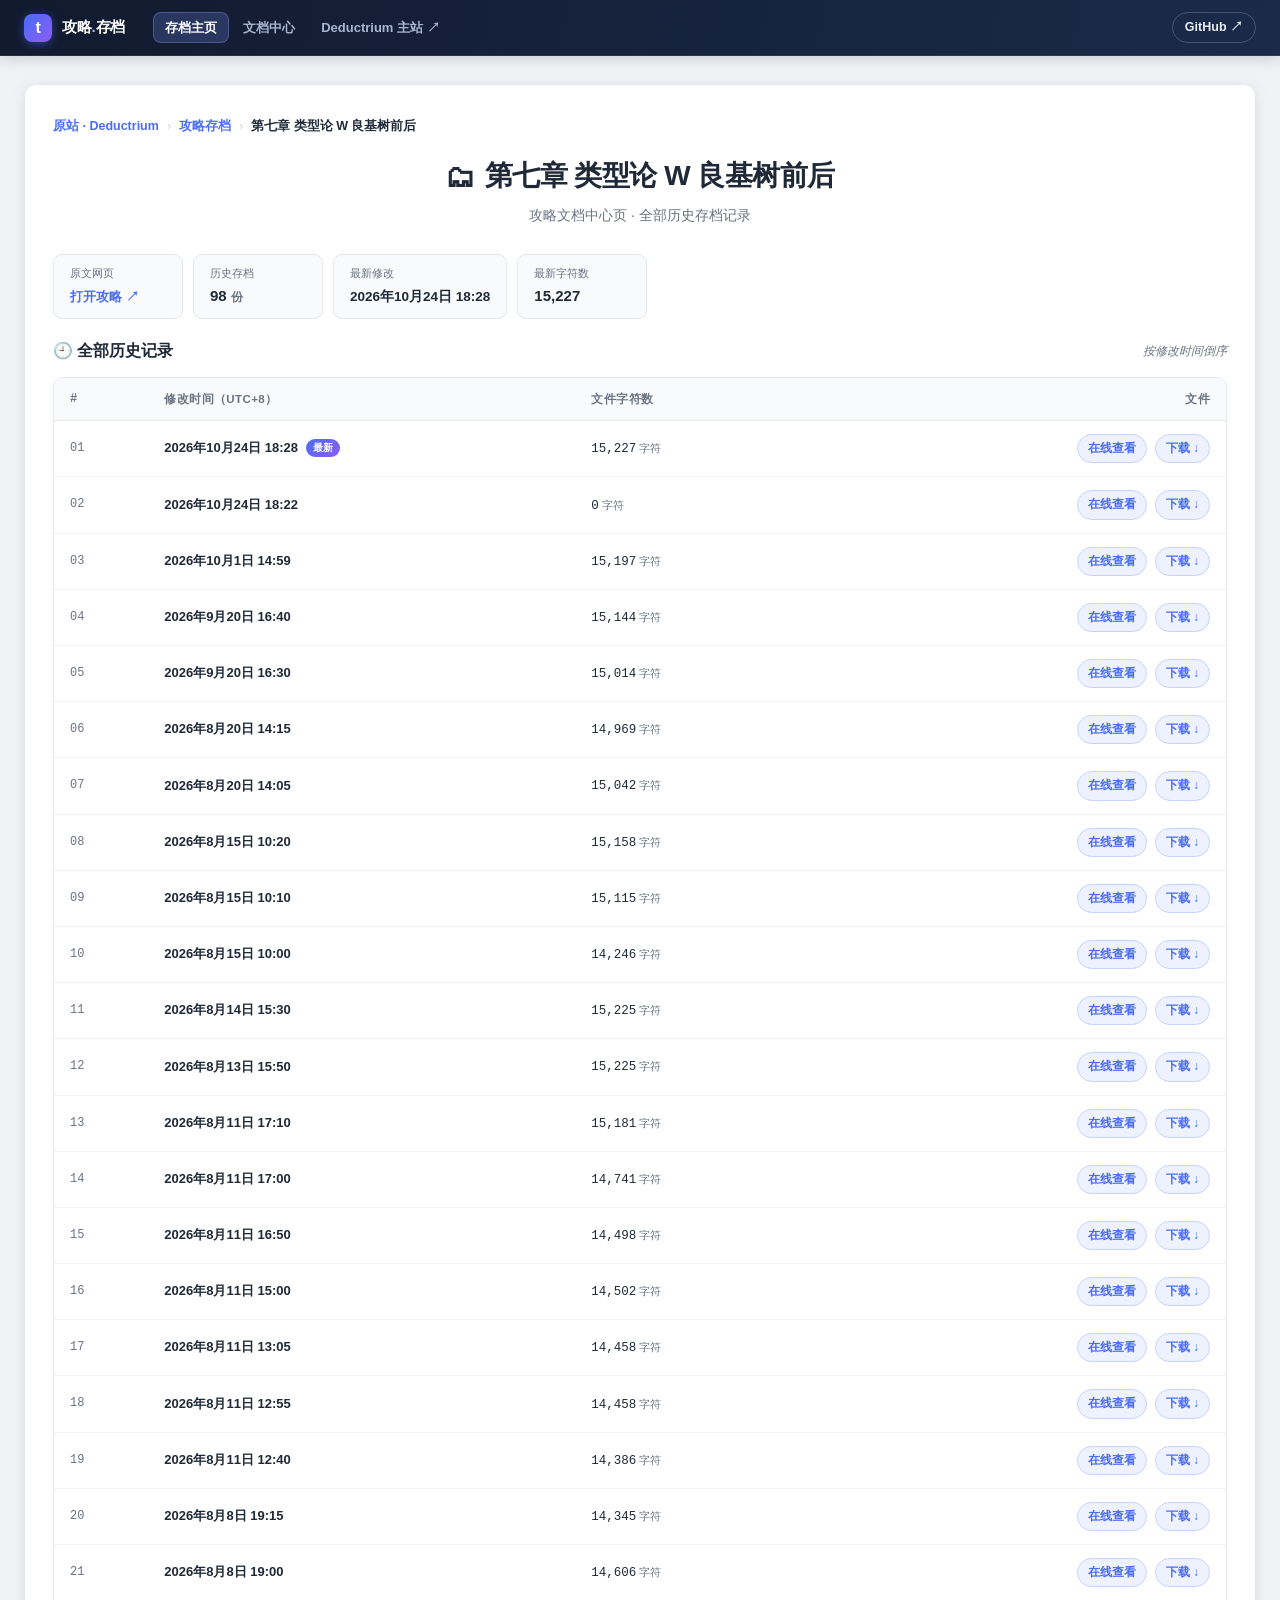
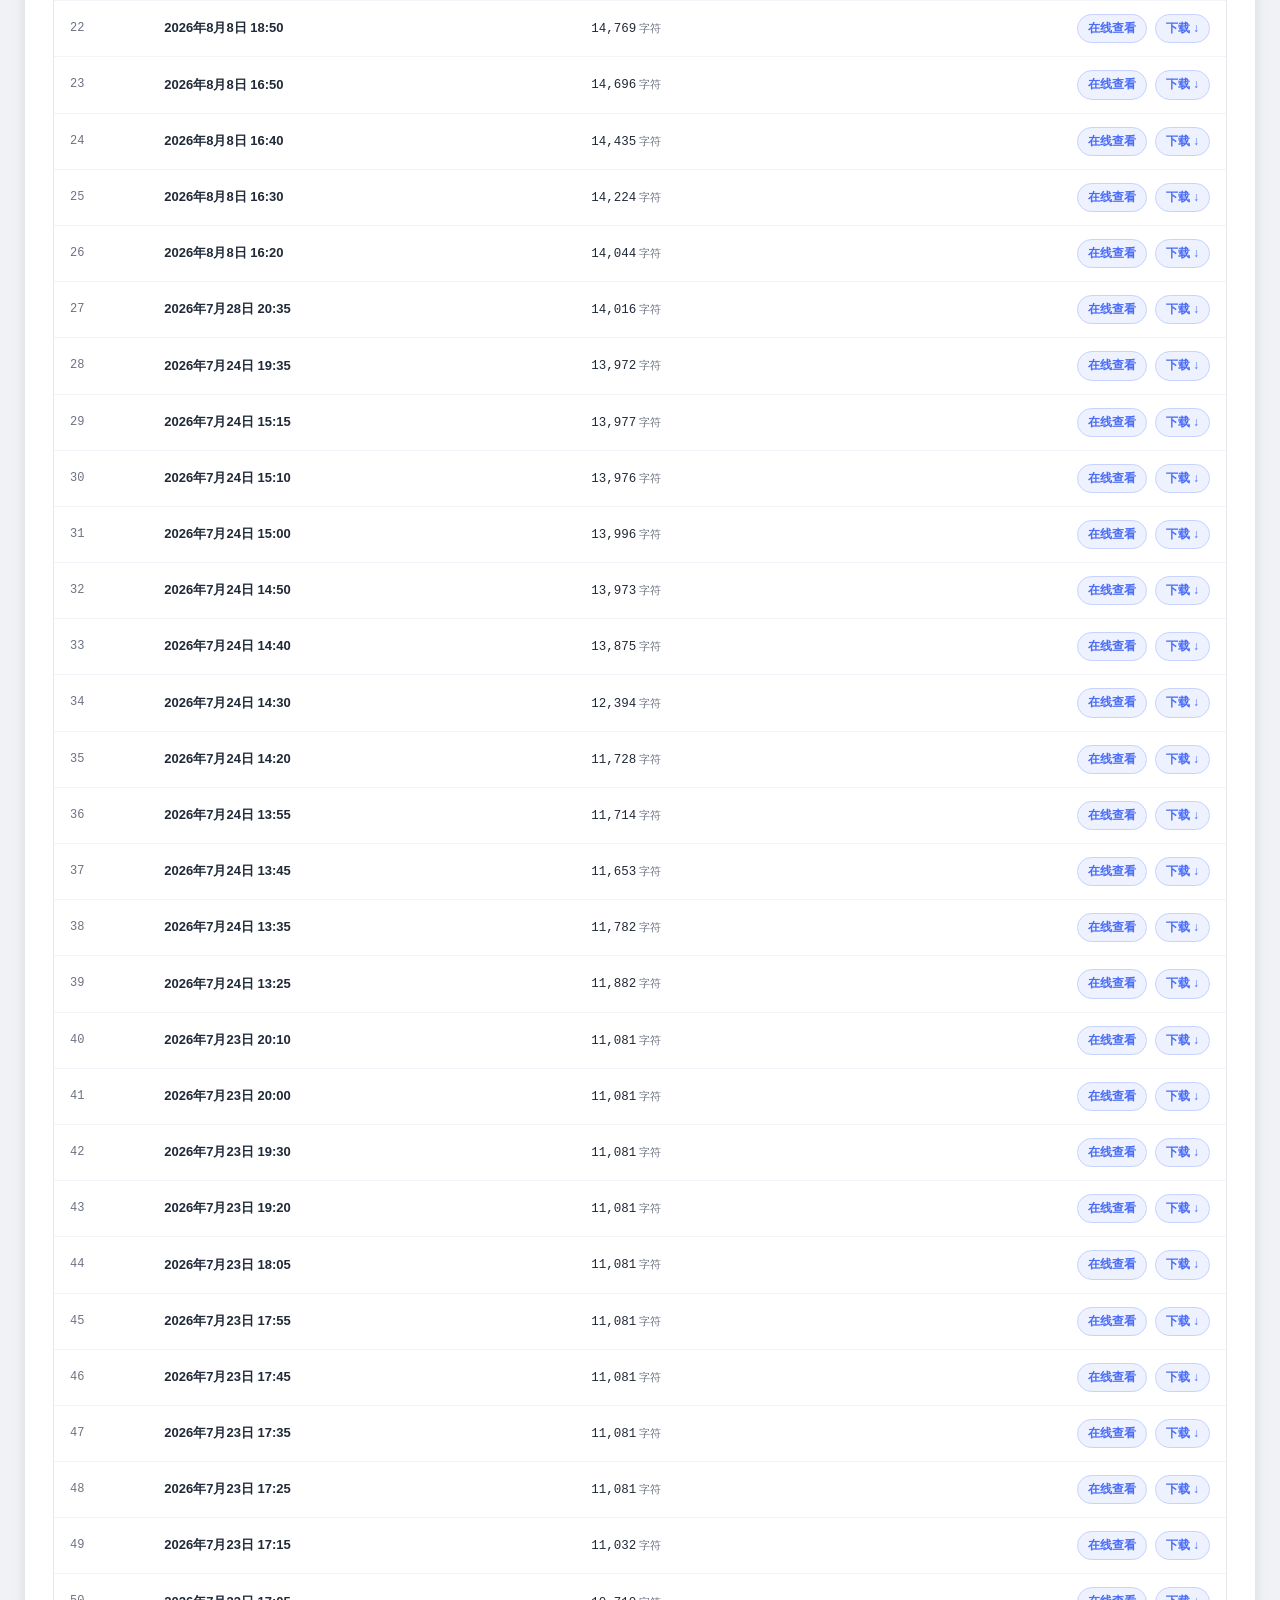
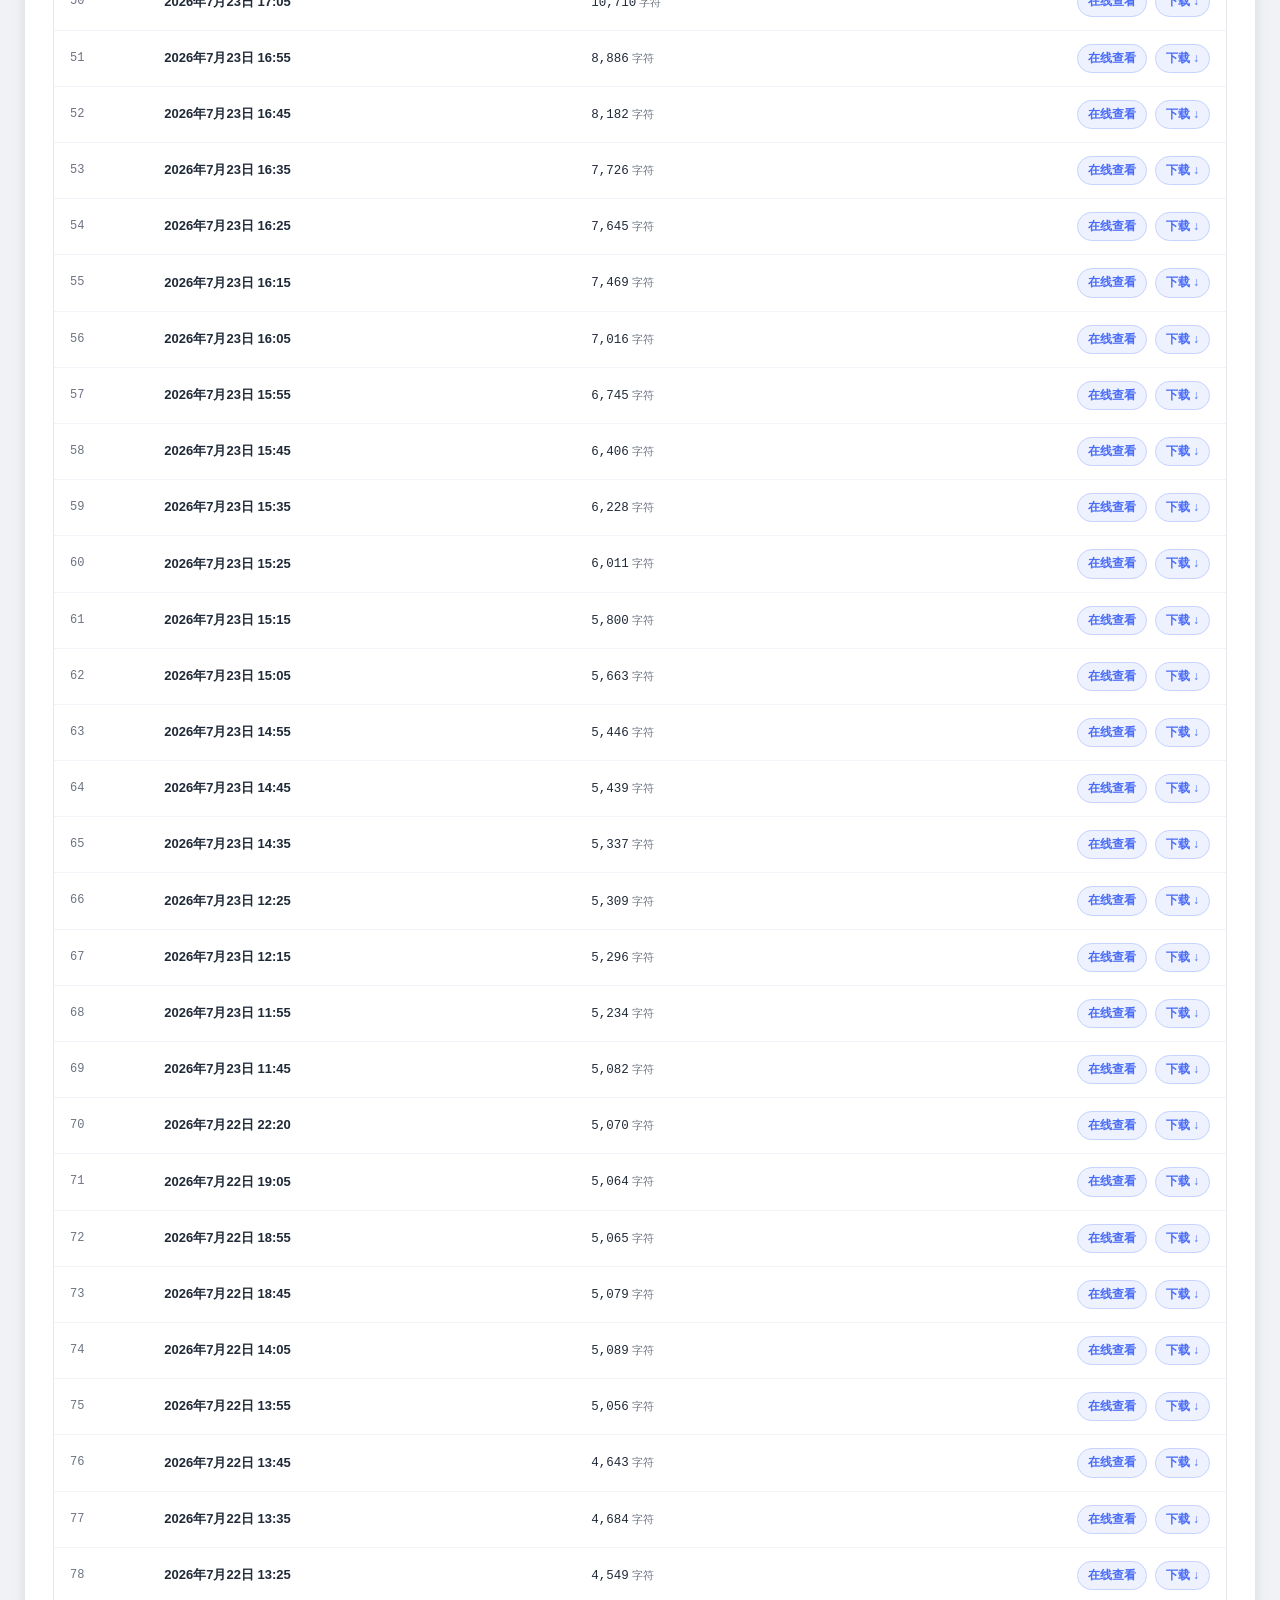
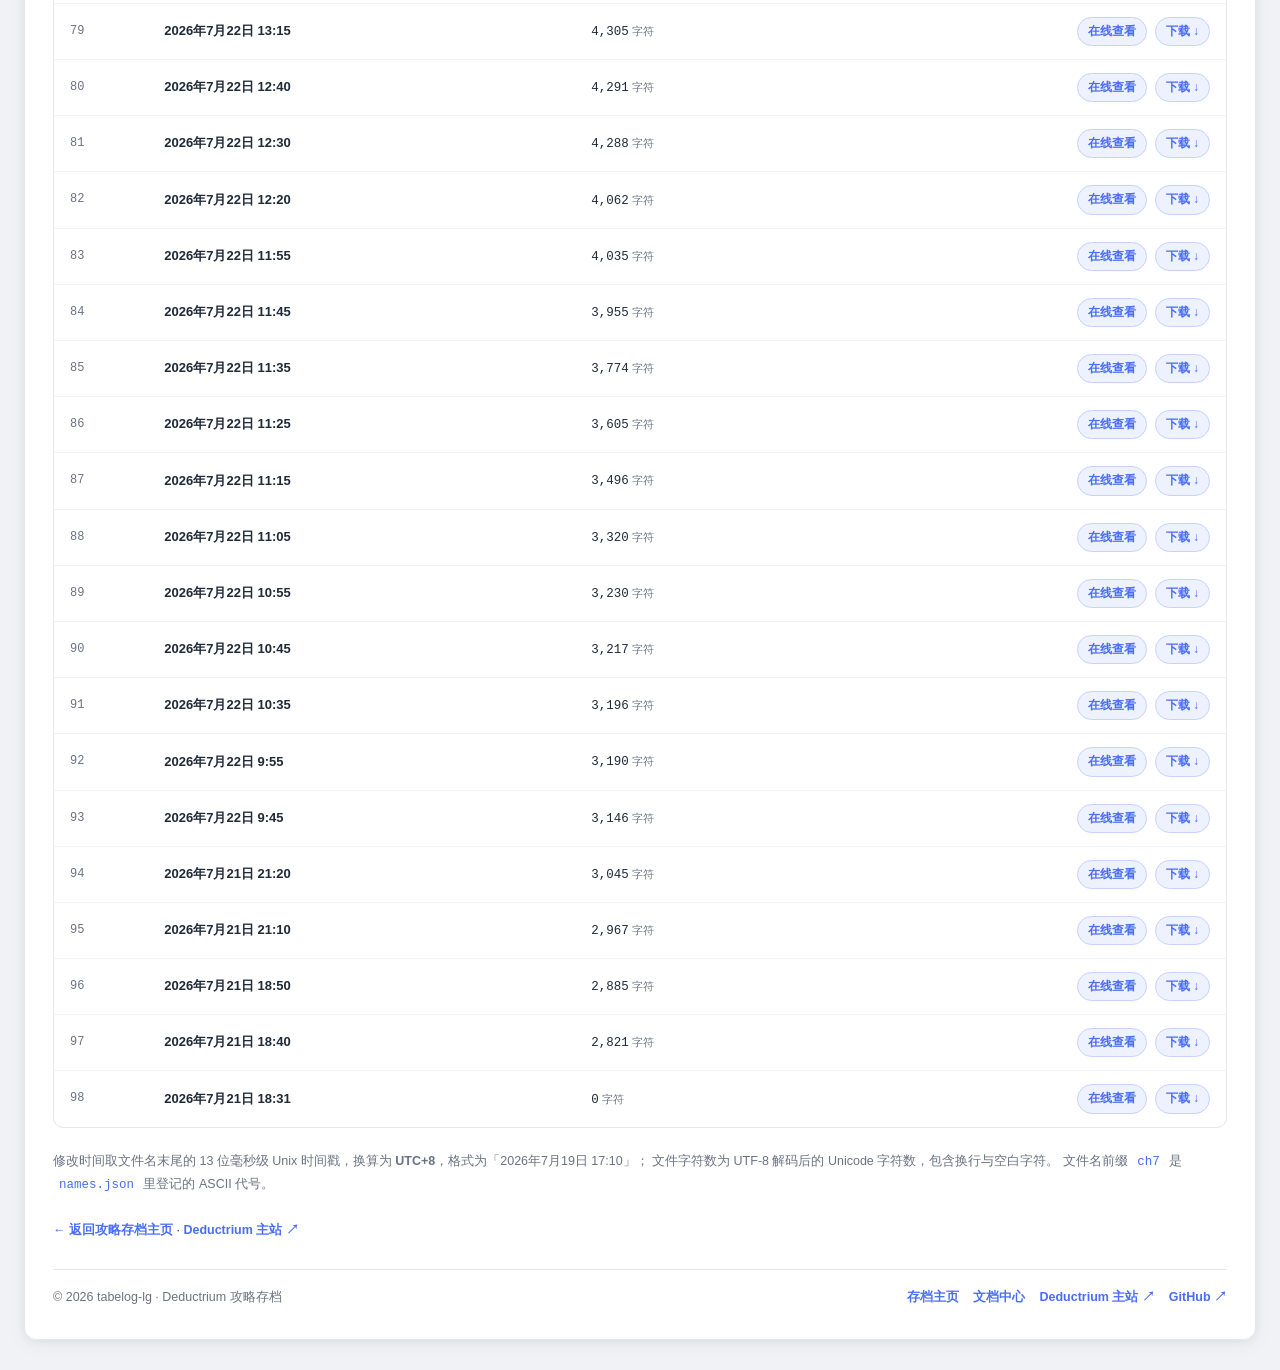
<file: docs/ch7.html>
<!DOCTYPE html>
<html lang="zh-CN">
<head>
    <meta charset="UTF-8">
    <meta name="viewport" content="width=device-width, initial-scale=1.0">
    <title>第七章 类型论 W 良基树前后 · 存档历史</title>
    <meta name="description" content="第七章 类型论 W 良基树前后 的全部历史存档：修改时间与文件字符数。">
    <link rel="icon" href="data:,">
    <link rel="stylesheet" href="../assets/site.css">
    <link rel="stylesheet" href="../assets/walkthrough.css">
    <script src="../assets/site.js" defer></script>
</head>
<body class="page-walkthrough has-site-nav" data-section="walkthrough">
    <header class="site-nav">
        <a class="site-nav__brand" href="../index.html">
            <span class="site-nav__mark">t</span>
            <span>攻略<span class="site-nav__dot">.</span>存档</span>
        </a>
        <nav class="site-nav__links" aria-label="主导航">
            <a href="../index.html" data-nav="walkthrough">存档主页</a>
            <a href="../index.html#docs" data-nav="docs">文档中心</a>
            <a href="https://tabelog-lg.github.io/deductrium/" data-nav="deductrium" target="_blank" rel="noopener">Deductrium 主站 ↗</a>
        </nav>
        <a class="site-nav__repo" href="https://github.com/tabelog-lg/deductrium-walkthrough" target="_blank" rel="noopener">GitHub ↗</a>
    </header>
    <div class="container">
        <div class="site-crumb">
            <a href="https://tabelog-lg.github.io/deductrium/">原站 · Deductrium</a><span class="sep">›</span><a href="../index.html">攻略存档</a><span class="sep">›</span><span class="cur">第七章 类型论 W 良基树前后</span>
        </div>
        <div class="header">
            <h1><span class="icon">🗂</span> 第七章 类型论 W 良基树前后</h1>
            <p>攻略文档中心页 · 全部历史存档记录</p>
        </div>

        <div class="wk-meta">
            <div class="wk-meta__item"><span class="k">原文网页</span><a class="v" href="https://hedgedoc.envs.net/swx1zhnqS1ShQBuEbePFNQ" target="_blank" rel="noopener">打开攻略 ↗</a></div>
            <div class="wk-meta__item"><span class="k">历史存档</span><span class="v">98 <small>份</small></span></div>
            <div class="wk-meta__item"><span class="k">最新修改</span><span class="v" style="font-size:13.5px">2026年10月24日 18:28</span></div>
            <div class="wk-meta__item"><span class="k">最新字符数</span><span class="v">15,227</span></div>
        </div>

        <div class="wk-block">
            <div class="section-header">
                <h2>🕘 全部历史记录</h2>
                <span class="hint">按修改时间倒序</span>
            </div>
            <div class="wk-table-wrap">
                <table class="wk-table wk-history">
                    <thead>
                        <tr>
                            <th class="col-num">#</th>
                            <th class="col-time">修改时间（UTC+8）</th>
                            <th class="col-chars">文件字符数</th>
                            <th class="col-actions">文件</th>
                        </tr>
                    </thead>
                    <tbody>
                <tr>
                    <td class="col-num">01</td>
                    <td class="col-time"><span class="wk-time">2026年10月24日 18:28</span><span class="wk-new">最新</span></td>
                    <td class="col-chars"><span class="wk-chars">15,227<small>字符</small></span></td>
                    <td class="col-actions">
                        <span class="wk-actions">
                            <a href="../view.html?f=archives/ch7_1792837704624.md">在线查看</a>
                            <a href="../archives/ch7_1792837704624.md" download>下载 ↓</a>
                        </span>
                    </td>
                </tr>
                <tr>
                    <td class="col-num">02</td>
                    <td class="col-time"><span class="wk-time">2026年10月24日 18:22</span></td>
                    <td class="col-chars"><span class="wk-chars">0<small>字符</small></span></td>
                    <td class="col-actions">
                        <span class="wk-actions">
                            <a href="../view.html?f=archives/ch7_1792837356967.md">在线查看</a>
                            <a href="../archives/ch7_1792837356967.md" download>下载 ↓</a>
                        </span>
                    </td>
                </tr>
                <tr>
                    <td class="col-num">03</td>
                    <td class="col-time"><span class="wk-time">2026年10月1日 14:59</span></td>
                    <td class="col-chars"><span class="wk-chars">15,197<small>字符</small></span></td>
                    <td class="col-actions">
                        <span class="wk-actions">
                            <a href="../view.html?f=archives/ch7_1790837988718.md">在线查看</a>
                            <a href="../archives/ch7_1790837988718.md" download>下载 ↓</a>
                        </span>
                    </td>
                </tr>
                <tr>
                    <td class="col-num">04</td>
                    <td class="col-time"><span class="wk-time">2026年9月20日 16:40</span></td>
                    <td class="col-chars"><span class="wk-chars">15,144<small>字符</small></span></td>
                    <td class="col-actions">
                        <span class="wk-actions">
                            <a href="../view.html?f=archives/ch7_1789893626627.md">在线查看</a>
                            <a href="../archives/ch7_1789893626627.md" download>下载 ↓</a>
                        </span>
                    </td>
                </tr>
                <tr>
                    <td class="col-num">05</td>
                    <td class="col-time"><span class="wk-time">2026年9月20日 16:30</span></td>
                    <td class="col-chars"><span class="wk-chars">15,014<small>字符</small></span></td>
                    <td class="col-actions">
                        <span class="wk-actions">
                            <a href="../view.html?f=archives/ch7_1789893026758.md">在线查看</a>
                            <a href="../archives/ch7_1789893026758.md" download>下载 ↓</a>
                        </span>
                    </td>
                </tr>
                <tr>
                    <td class="col-num">06</td>
                    <td class="col-time"><span class="wk-time">2026年8月20日 14:15</span></td>
                    <td class="col-chars"><span class="wk-chars">14,969<small>字符</small></span></td>
                    <td class="col-actions">
                        <span class="wk-actions">
                            <a href="../view.html?f=archives/ch7_1787206532192.md">在线查看</a>
                            <a href="../archives/ch7_1787206532192.md" download>下载 ↓</a>
                        </span>
                    </td>
                </tr>
                <tr>
                    <td class="col-num">07</td>
                    <td class="col-time"><span class="wk-time">2026年8月20日 14:05</span></td>
                    <td class="col-chars"><span class="wk-chars">15,042<small>字符</small></span></td>
                    <td class="col-actions">
                        <span class="wk-actions">
                            <a href="../view.html?f=archives/ch7_1787205920839.md">在线查看</a>
                            <a href="../archives/ch7_1787205920839.md" download>下载 ↓</a>
                        </span>
                    </td>
                </tr>
                <tr>
                    <td class="col-num">08</td>
                    <td class="col-time"><span class="wk-time">2026年8月15日 10:20</span></td>
                    <td class="col-chars"><span class="wk-chars">15,158<small>字符</small></span></td>
                    <td class="col-actions">
                        <span class="wk-actions">
                            <a href="../view.html?f=archives/ch7_1786760431495.md">在线查看</a>
                            <a href="../archives/ch7_1786760431495.md" download>下载 ↓</a>
                        </span>
                    </td>
                </tr>
                <tr>
                    <td class="col-num">09</td>
                    <td class="col-time"><span class="wk-time">2026年8月15日 10:10</span></td>
                    <td class="col-chars"><span class="wk-chars">15,115<small>字符</small></span></td>
                    <td class="col-actions">
                        <span class="wk-actions">
                            <a href="../view.html?f=archives/ch7_1786759829721.md">在线查看</a>
                            <a href="../archives/ch7_1786759829721.md" download>下载 ↓</a>
                        </span>
                    </td>
                </tr>
                <tr>
                    <td class="col-num">10</td>
                    <td class="col-time"><span class="wk-time">2026年8月15日 10:00</span></td>
                    <td class="col-chars"><span class="wk-chars">14,246<small>字符</small></span></td>
                    <td class="col-actions">
                        <span class="wk-actions">
                            <a href="../view.html?f=archives/ch7_1786759228727.md">在线查看</a>
                            <a href="../archives/ch7_1786759228727.md" download>下载 ↓</a>
                        </span>
                    </td>
                </tr>
                <tr>
                    <td class="col-num">11</td>
                    <td class="col-time"><span class="wk-time">2026年8月14日 15:30</span></td>
                    <td class="col-chars"><span class="wk-chars">15,225<small>字符</small></span></td>
                    <td class="col-actions">
                        <span class="wk-actions">
                            <a href="../view.html?f=archives/ch7_1786692633738.md">在线查看</a>
                            <a href="../archives/ch7_1786692633738.md" download>下载 ↓</a>
                        </span>
                    </td>
                </tr>
                <tr>
                    <td class="col-num">12</td>
                    <td class="col-time"><span class="wk-time">2026年8月13日 15:50</span></td>
                    <td class="col-chars"><span class="wk-chars">15,225<small>字符</small></span></td>
                    <td class="col-actions">
                        <span class="wk-actions">
                            <a href="../view.html?f=archives/ch7_1786607423760.md">在线查看</a>
                            <a href="../archives/ch7_1786607423760.md" download>下载 ↓</a>
                        </span>
                    </td>
                </tr>
                <tr>
                    <td class="col-num">13</td>
                    <td class="col-time"><span class="wk-time">2026年8月11日 17:10</span></td>
                    <td class="col-chars"><span class="wk-chars">15,181<small>字符</small></span></td>
                    <td class="col-actions">
                        <span class="wk-actions">
                            <a href="../view.html?f=archives/ch7_1786439421868.md">在线查看</a>
                            <a href="../archives/ch7_1786439421868.md" download>下载 ↓</a>
                        </span>
                    </td>
                </tr>
                <tr>
                    <td class="col-num">14</td>
                    <td class="col-time"><span class="wk-time">2026年8月11日 17:00</span></td>
                    <td class="col-chars"><span class="wk-chars">14,741<small>字符</small></span></td>
                    <td class="col-actions">
                        <span class="wk-actions">
                            <a href="../view.html?f=archives/ch7_1786438821968.md">在线查看</a>
                            <a href="../archives/ch7_1786438821968.md" download>下载 ↓</a>
                        </span>
                    </td>
                </tr>
                <tr>
                    <td class="col-num">15</td>
                    <td class="col-time"><span class="wk-time">2026年8月11日 16:50</span></td>
                    <td class="col-chars"><span class="wk-chars">14,498<small>字符</small></span></td>
                    <td class="col-actions">
                        <span class="wk-actions">
                            <a href="../view.html?f=archives/ch7_1786438222492.md">在线查看</a>
                            <a href="../archives/ch7_1786438222492.md" download>下载 ↓</a>
                        </span>
                    </td>
                </tr>
                <tr>
                    <td class="col-num">16</td>
                    <td class="col-time"><span class="wk-time">2026年8月11日 15:00</span></td>
                    <td class="col-chars"><span class="wk-chars">14,502<small>字符</small></span></td>
                    <td class="col-actions">
                        <span class="wk-actions">
                            <a href="../view.html?f=archives/ch7_1786431624114.md">在线查看</a>
                            <a href="../archives/ch7_1786431624114.md" download>下载 ↓</a>
                        </span>
                    </td>
                </tr>
                <tr>
                    <td class="col-num">17</td>
                    <td class="col-time"><span class="wk-time">2026年8月11日 13:05</span></td>
                    <td class="col-chars"><span class="wk-chars">14,458<small>字符</small></span></td>
                    <td class="col-actions">
                        <span class="wk-actions">
                            <a href="../view.html?f=archives/ch7_1786424722949.md">在线查看</a>
                            <a href="../archives/ch7_1786424722949.md" download>下载 ↓</a>
                        </span>
                    </td>
                </tr>
                <tr>
                    <td class="col-num">18</td>
                    <td class="col-time"><span class="wk-time">2026年8月11日 12:55</span></td>
                    <td class="col-chars"><span class="wk-chars">14,458<small>字符</small></span></td>
                    <td class="col-actions">
                        <span class="wk-actions">
                            <a href="../view.html?f=archives/ch7_1786424122784.md">在线查看</a>
                            <a href="../archives/ch7_1786424122784.md" download>下载 ↓</a>
                        </span>
                    </td>
                </tr>
                <tr>
                    <td class="col-num">19</td>
                    <td class="col-time"><span class="wk-time">2026年8月11日 12:40</span></td>
                    <td class="col-chars"><span class="wk-chars">14,386<small>字符</small></span></td>
                    <td class="col-actions">
                        <span class="wk-actions">
                            <a href="../view.html?f=archives/ch7_1786423222548.md">在线查看</a>
                            <a href="../archives/ch7_1786423222548.md" download>下载 ↓</a>
                        </span>
                    </td>
                </tr>
                <tr>
                    <td class="col-num">20</td>
                    <td class="col-time"><span class="wk-time">2026年8月8日 19:15</span></td>
                    <td class="col-chars"><span class="wk-chars">14,345<small>字符</small></span></td>
                    <td class="col-actions">
                        <span class="wk-actions">
                            <a href="../view.html?f=archives/ch7_1786187722287.md">在线查看</a>
                            <a href="../archives/ch7_1786187722287.md" download>下载 ↓</a>
                        </span>
                    </td>
                </tr>
                <tr>
                    <td class="col-num">21</td>
                    <td class="col-time"><span class="wk-time">2026年8月8日 19:00</span></td>
                    <td class="col-chars"><span class="wk-chars">14,606<small>字符</small></span></td>
                    <td class="col-actions">
                        <span class="wk-actions">
                            <a href="../view.html?f=archives/ch7_1786186824806.md">在线查看</a>
                            <a href="../archives/ch7_1786186824806.md" download>下载 ↓</a>
                        </span>
                    </td>
                </tr>
                <tr>
                    <td class="col-num">22</td>
                    <td class="col-time"><span class="wk-time">2026年8月8日 18:50</span></td>
                    <td class="col-chars"><span class="wk-chars">14,769<small>字符</small></span></td>
                    <td class="col-actions">
                        <span class="wk-actions">
                            <a href="../view.html?f=archives/ch7_1786186224777.md">在线查看</a>
                            <a href="../archives/ch7_1786186224777.md" download>下载 ↓</a>
                        </span>
                    </td>
                </tr>
                <tr>
                    <td class="col-num">23</td>
                    <td class="col-time"><span class="wk-time">2026年8月8日 16:50</span></td>
                    <td class="col-chars"><span class="wk-chars">14,696<small>字符</small></span></td>
                    <td class="col-actions">
                        <span class="wk-actions">
                            <a href="../view.html?f=archives/ch7_1786179023958.md">在线查看</a>
                            <a href="../archives/ch7_1786179023958.md" download>下载 ↓</a>
                        </span>
                    </td>
                </tr>
                <tr>
                    <td class="col-num">24</td>
                    <td class="col-time"><span class="wk-time">2026年8月8日 16:40</span></td>
                    <td class="col-chars"><span class="wk-chars">14,435<small>字符</small></span></td>
                    <td class="col-actions">
                        <span class="wk-actions">
                            <a href="../view.html?f=archives/ch7_1786178425127.md">在线查看</a>
                            <a href="../archives/ch7_1786178425127.md" download>下载 ↓</a>
                        </span>
                    </td>
                </tr>
                <tr>
                    <td class="col-num">25</td>
                    <td class="col-time"><span class="wk-time">2026年8月8日 16:30</span></td>
                    <td class="col-chars"><span class="wk-chars">14,224<small>字符</small></span></td>
                    <td class="col-actions">
                        <span class="wk-actions">
                            <a href="../view.html?f=archives/ch7_1786177820584.md">在线查看</a>
                            <a href="../archives/ch7_1786177820584.md" download>下载 ↓</a>
                        </span>
                    </td>
                </tr>
                <tr>
                    <td class="col-num">26</td>
                    <td class="col-time"><span class="wk-time">2026年8月8日 16:20</span></td>
                    <td class="col-chars"><span class="wk-chars">14,044<small>字符</small></span></td>
                    <td class="col-actions">
                        <span class="wk-actions">
                            <a href="../view.html?f=archives/ch7_1786177220471.md">在线查看</a>
                            <a href="../archives/ch7_1786177220471.md" download>下载 ↓</a>
                        </span>
                    </td>
                </tr>
                <tr>
                    <td class="col-num">27</td>
                    <td class="col-time"><span class="wk-time">2026年7月28日 20:35</span></td>
                    <td class="col-chars"><span class="wk-chars">14,016<small>字符</small></span></td>
                    <td class="col-actions">
                        <span class="wk-actions">
                            <a href="../view.html?f=archives/ch7_1785242120642.md">在线查看</a>
                            <a href="../archives/ch7_1785242120642.md" download>下载 ↓</a>
                        </span>
                    </td>
                </tr>
                <tr>
                    <td class="col-num">28</td>
                    <td class="col-time"><span class="wk-time">2026年7月24日 19:35</span></td>
                    <td class="col-chars"><span class="wk-chars">13,972<small>字符</small></span></td>
                    <td class="col-actions">
                        <span class="wk-actions">
                            <a href="../view.html?f=archives/ch7_1784892920424.md">在线查看</a>
                            <a href="../archives/ch7_1784892920424.md" download>下载 ↓</a>
                        </span>
                    </td>
                </tr>
                <tr>
                    <td class="col-num">29</td>
                    <td class="col-time"><span class="wk-time">2026年7月24日 15:15</span></td>
                    <td class="col-chars"><span class="wk-chars">13,977<small>字符</small></span></td>
                    <td class="col-actions">
                        <span class="wk-actions">
                            <a href="../view.html?f=archives/ch7_1784877342236.md">在线查看</a>
                            <a href="../archives/ch7_1784877342236.md" download>下载 ↓</a>
                        </span>
                    </td>
                </tr>
                <tr>
                    <td class="col-num">30</td>
                    <td class="col-time"><span class="wk-time">2026年7月24日 15:10</span></td>
                    <td class="col-chars"><span class="wk-chars">13,976<small>字符</small></span></td>
                    <td class="col-actions">
                        <span class="wk-actions">
                            <a href="../view.html?f=archives/ch7_1784877023957.md">在线查看</a>
                            <a href="../archives/ch7_1784877023957.md" download>下载 ↓</a>
                        </span>
                    </td>
                </tr>
                <tr>
                    <td class="col-num">31</td>
                    <td class="col-time"><span class="wk-time">2026年7月24日 15:00</span></td>
                    <td class="col-chars"><span class="wk-chars">13,996<small>字符</small></span></td>
                    <td class="col-actions">
                        <span class="wk-actions">
                            <a href="../view.html?f=archives/ch7_1784876423395.md">在线查看</a>
                            <a href="../archives/ch7_1784876423395.md" download>下载 ↓</a>
                        </span>
                    </td>
                </tr>
                <tr>
                    <td class="col-num">32</td>
                    <td class="col-time"><span class="wk-time">2026年7月24日 14:50</span></td>
                    <td class="col-chars"><span class="wk-chars">13,973<small>字符</small></span></td>
                    <td class="col-actions">
                        <span class="wk-actions">
                            <a href="../view.html?f=archives/ch7_1784875823527.md">在线查看</a>
                            <a href="../archives/ch7_1784875823527.md" download>下载 ↓</a>
                        </span>
                    </td>
                </tr>
                <tr>
                    <td class="col-num">33</td>
                    <td class="col-time"><span class="wk-time">2026年7月24日 14:40</span></td>
                    <td class="col-chars"><span class="wk-chars">13,875<small>字符</small></span></td>
                    <td class="col-actions">
                        <span class="wk-actions">
                            <a href="../view.html?f=archives/ch7_1784875223378.md">在线查看</a>
                            <a href="../archives/ch7_1784875223378.md" download>下载 ↓</a>
                        </span>
                    </td>
                </tr>
                <tr>
                    <td class="col-num">34</td>
                    <td class="col-time"><span class="wk-time">2026年7月24日 14:30</span></td>
                    <td class="col-chars"><span class="wk-chars">12,394<small>字符</small></span></td>
                    <td class="col-actions">
                        <span class="wk-actions">
                            <a href="../view.html?f=archives/ch7_1784874623685.md">在线查看</a>
                            <a href="../archives/ch7_1784874623685.md" download>下载 ↓</a>
                        </span>
                    </td>
                </tr>
                <tr>
                    <td class="col-num">35</td>
                    <td class="col-time"><span class="wk-time">2026年7月24日 14:20</span></td>
                    <td class="col-chars"><span class="wk-chars">11,728<small>字符</small></span></td>
                    <td class="col-actions">
                        <span class="wk-actions">
                            <a href="../view.html?f=archives/ch7_1784874023250.md">在线查看</a>
                            <a href="../archives/ch7_1784874023250.md" download>下载 ↓</a>
                        </span>
                    </td>
                </tr>
                <tr>
                    <td class="col-num">36</td>
                    <td class="col-time"><span class="wk-time">2026年7月24日 13:55</span></td>
                    <td class="col-chars"><span class="wk-chars">11,714<small>字符</small></span></td>
                    <td class="col-actions">
                        <span class="wk-actions">
                            <a href="../view.html?f=archives/ch7_1784872520579.md">在线查看</a>
                            <a href="../archives/ch7_1784872520579.md" download>下载 ↓</a>
                        </span>
                    </td>
                </tr>
                <tr>
                    <td class="col-num">37</td>
                    <td class="col-time"><span class="wk-time">2026年7月24日 13:45</span></td>
                    <td class="col-chars"><span class="wk-chars">11,653<small>字符</small></span></td>
                    <td class="col-actions">
                        <span class="wk-actions">
                            <a href="../view.html?f=archives/ch7_1784871920869.md">在线查看</a>
                            <a href="../archives/ch7_1784871920869.md" download>下载 ↓</a>
                        </span>
                    </td>
                </tr>
                <tr>
                    <td class="col-num">38</td>
                    <td class="col-time"><span class="wk-time">2026年7月24日 13:35</span></td>
                    <td class="col-chars"><span class="wk-chars">11,782<small>字符</small></span></td>
                    <td class="col-actions">
                        <span class="wk-actions">
                            <a href="../view.html?f=archives/ch7_1784871320605.md">在线查看</a>
                            <a href="../archives/ch7_1784871320605.md" download>下载 ↓</a>
                        </span>
                    </td>
                </tr>
                <tr>
                    <td class="col-num">39</td>
                    <td class="col-time"><span class="wk-time">2026年7月24日 13:25</span></td>
                    <td class="col-chars"><span class="wk-chars">11,882<small>字符</small></span></td>
                    <td class="col-actions">
                        <span class="wk-actions">
                            <a href="../view.html?f=archives/ch7_1784870720735.md">在线查看</a>
                            <a href="../archives/ch7_1784870720735.md" download>下载 ↓</a>
                        </span>
                    </td>
                </tr>
                <tr>
                    <td class="col-num">40</td>
                    <td class="col-time"><span class="wk-time">2026年7月23日 20:10</span></td>
                    <td class="col-chars"><span class="wk-chars">11,081<small>字符</small></span></td>
                    <td class="col-actions">
                        <span class="wk-actions">
                            <a href="../view.html?f=archives/ch7_1784808619709.md">在线查看</a>
                            <a href="../archives/ch7_1784808619709.md" download>下载 ↓</a>
                        </span>
                    </td>
                </tr>
                <tr>
                    <td class="col-num">41</td>
                    <td class="col-time"><span class="wk-time">2026年7月23日 20:00</span></td>
                    <td class="col-chars"><span class="wk-chars">11,081<small>字符</small></span></td>
                    <td class="col-actions">
                        <span class="wk-actions">
                            <a href="../view.html?f=archives/ch7_1784808019601.md">在线查看</a>
                            <a href="../archives/ch7_1784808019601.md" download>下载 ↓</a>
                        </span>
                    </td>
                </tr>
                <tr>
                    <td class="col-num">42</td>
                    <td class="col-time"><span class="wk-time">2026年7月23日 19:30</span></td>
                    <td class="col-chars"><span class="wk-chars">11,081<small>字符</small></span></td>
                    <td class="col-actions">
                        <span class="wk-actions">
                            <a href="../view.html?f=archives/ch7_1784806219819.md">在线查看</a>
                            <a href="../archives/ch7_1784806219819.md" download>下载 ↓</a>
                        </span>
                    </td>
                </tr>
                <tr>
                    <td class="col-num">43</td>
                    <td class="col-time"><span class="wk-time">2026年7月23日 19:20</span></td>
                    <td class="col-chars"><span class="wk-chars">11,081<small>字符</small></span></td>
                    <td class="col-actions">
                        <span class="wk-actions">
                            <a href="../view.html?f=archives/ch7_1784805619920.md">在线查看</a>
                            <a href="../archives/ch7_1784805619920.md" download>下载 ↓</a>
                        </span>
                    </td>
                </tr>
                <tr>
                    <td class="col-num">44</td>
                    <td class="col-time"><span class="wk-time">2026年7月23日 18:05</span></td>
                    <td class="col-chars"><span class="wk-chars">11,081<small>字符</small></span></td>
                    <td class="col-actions">
                        <span class="wk-actions">
                            <a href="../view.html?f=archives/ch7_1784801134222.md">在线查看</a>
                            <a href="../archives/ch7_1784801134222.md" download>下载 ↓</a>
                        </span>
                    </td>
                </tr>
                <tr>
                    <td class="col-num">45</td>
                    <td class="col-time"><span class="wk-time">2026年7月23日 17:55</span></td>
                    <td class="col-chars"><span class="wk-chars">11,081<small>字符</small></span></td>
                    <td class="col-actions">
                        <span class="wk-actions">
                            <a href="../view.html?f=archives/ch7_1784800521688.md">在线查看</a>
                            <a href="../archives/ch7_1784800521688.md" download>下载 ↓</a>
                        </span>
                    </td>
                </tr>
                <tr>
                    <td class="col-num">46</td>
                    <td class="col-time"><span class="wk-time">2026年7月23日 17:45</span></td>
                    <td class="col-chars"><span class="wk-chars">11,081<small>字符</small></span></td>
                    <td class="col-actions">
                        <span class="wk-actions">
                            <a href="../view.html?f=archives/ch7_1784799921591.md">在线查看</a>
                            <a href="../archives/ch7_1784799921591.md" download>下载 ↓</a>
                        </span>
                    </td>
                </tr>
                <tr>
                    <td class="col-num">47</td>
                    <td class="col-time"><span class="wk-time">2026年7月23日 17:35</span></td>
                    <td class="col-chars"><span class="wk-chars">11,081<small>字符</small></span></td>
                    <td class="col-actions">
                        <span class="wk-actions">
                            <a href="../view.html?f=archives/ch7_1784799321513.md">在线查看</a>
                            <a href="../archives/ch7_1784799321513.md" download>下载 ↓</a>
                        </span>
                    </td>
                </tr>
                <tr>
                    <td class="col-num">48</td>
                    <td class="col-time"><span class="wk-time">2026年7月23日 17:25</span></td>
                    <td class="col-chars"><span class="wk-chars">11,081<small>字符</small></span></td>
                    <td class="col-actions">
                        <span class="wk-actions">
                            <a href="../view.html?f=archives/ch7_1784798721173.md">在线查看</a>
                            <a href="../archives/ch7_1784798721173.md" download>下载 ↓</a>
                        </span>
                    </td>
                </tr>
                <tr>
                    <td class="col-num">49</td>
                    <td class="col-time"><span class="wk-time">2026年7月23日 17:15</span></td>
                    <td class="col-chars"><span class="wk-chars">11,032<small>字符</small></span></td>
                    <td class="col-actions">
                        <span class="wk-actions">
                            <a href="../view.html?f=archives/ch7_1784798121778.md">在线查看</a>
                            <a href="../archives/ch7_1784798121778.md" download>下载 ↓</a>
                        </span>
                    </td>
                </tr>
                <tr>
                    <td class="col-num">50</td>
                    <td class="col-time"><span class="wk-time">2026年7月23日 17:05</span></td>
                    <td class="col-chars"><span class="wk-chars">10,710<small>字符</small></span></td>
                    <td class="col-actions">
                        <span class="wk-actions">
                            <a href="../view.html?f=archives/ch7_1784797527964.md">在线查看</a>
                            <a href="../archives/ch7_1784797527964.md" download>下载 ↓</a>
                        </span>
                    </td>
                </tr>
                <tr>
                    <td class="col-num">51</td>
                    <td class="col-time"><span class="wk-time">2026年7月23日 16:55</span></td>
                    <td class="col-chars"><span class="wk-chars">8,886<small>字符</small></span></td>
                    <td class="col-actions">
                        <span class="wk-actions">
                            <a href="../view.html?f=archives/ch7_1784796927996.md">在线查看</a>
                            <a href="../archives/ch7_1784796927996.md" download>下载 ↓</a>
                        </span>
                    </td>
                </tr>
                <tr>
                    <td class="col-num">52</td>
                    <td class="col-time"><span class="wk-time">2026年7月23日 16:45</span></td>
                    <td class="col-chars"><span class="wk-chars">8,182<small>字符</small></span></td>
                    <td class="col-actions">
                        <span class="wk-actions">
                            <a href="../view.html?f=archives/ch7_1784796328004.md">在线查看</a>
                            <a href="../archives/ch7_1784796328004.md" download>下载 ↓</a>
                        </span>
                    </td>
                </tr>
                <tr>
                    <td class="col-num">53</td>
                    <td class="col-time"><span class="wk-time">2026年7月23日 16:35</span></td>
                    <td class="col-chars"><span class="wk-chars">7,726<small>字符</small></span></td>
                    <td class="col-actions">
                        <span class="wk-actions">
                            <a href="../view.html?f=archives/ch7_1784795727879.md">在线查看</a>
                            <a href="../archives/ch7_1784795727879.md" download>下载 ↓</a>
                        </span>
                    </td>
                </tr>
                <tr>
                    <td class="col-num">54</td>
                    <td class="col-time"><span class="wk-time">2026年7月23日 16:25</span></td>
                    <td class="col-chars"><span class="wk-chars">7,645<small>字符</small></span></td>
                    <td class="col-actions">
                        <span class="wk-actions">
                            <a href="../view.html?f=archives/ch7_1784795127897.md">在线查看</a>
                            <a href="../archives/ch7_1784795127897.md" download>下载 ↓</a>
                        </span>
                    </td>
                </tr>
                <tr>
                    <td class="col-num">55</td>
                    <td class="col-time"><span class="wk-time">2026年7月23日 16:15</span></td>
                    <td class="col-chars"><span class="wk-chars">7,469<small>字符</small></span></td>
                    <td class="col-actions">
                        <span class="wk-actions">
                            <a href="../view.html?f=archives/ch7_1784794531276.md">在线查看</a>
                            <a href="../archives/ch7_1784794531276.md" download>下载 ↓</a>
                        </span>
                    </td>
                </tr>
                <tr>
                    <td class="col-num">56</td>
                    <td class="col-time"><span class="wk-time">2026年7月23日 16:05</span></td>
                    <td class="col-chars"><span class="wk-chars">7,016<small>字符</small></span></td>
                    <td class="col-actions">
                        <span class="wk-actions">
                            <a href="../view.html?f=archives/ch7_1784793920635.md">在线查看</a>
                            <a href="../archives/ch7_1784793920635.md" download>下载 ↓</a>
                        </span>
                    </td>
                </tr>
                <tr>
                    <td class="col-num">57</td>
                    <td class="col-time"><span class="wk-time">2026年7月23日 15:55</span></td>
                    <td class="col-chars"><span class="wk-chars">6,745<small>字符</small></span></td>
                    <td class="col-actions">
                        <span class="wk-actions">
                            <a href="../view.html?f=archives/ch7_1784793320661.md">在线查看</a>
                            <a href="../archives/ch7_1784793320661.md" download>下载 ↓</a>
                        </span>
                    </td>
                </tr>
                <tr>
                    <td class="col-num">58</td>
                    <td class="col-time"><span class="wk-time">2026年7月23日 15:45</span></td>
                    <td class="col-chars"><span class="wk-chars">6,406<small>字符</small></span></td>
                    <td class="col-actions">
                        <span class="wk-actions">
                            <a href="../view.html?f=archives/ch7_1784792720785.md">在线查看</a>
                            <a href="../archives/ch7_1784792720785.md" download>下载 ↓</a>
                        </span>
                    </td>
                </tr>
                <tr>
                    <td class="col-num">59</td>
                    <td class="col-time"><span class="wk-time">2026年7月23日 15:35</span></td>
                    <td class="col-chars"><span class="wk-chars">6,228<small>字符</small></span></td>
                    <td class="col-actions">
                        <span class="wk-actions">
                            <a href="../view.html?f=archives/ch7_1784792120623.md">在线查看</a>
                            <a href="../archives/ch7_1784792120623.md" download>下载 ↓</a>
                        </span>
                    </td>
                </tr>
                <tr>
                    <td class="col-num">60</td>
                    <td class="col-time"><span class="wk-time">2026年7月23日 15:25</span></td>
                    <td class="col-chars"><span class="wk-chars">6,011<small>字符</small></span></td>
                    <td class="col-actions">
                        <span class="wk-actions">
                            <a href="../view.html?f=archives/ch7_1784791520568.md">在线查看</a>
                            <a href="../archives/ch7_1784791520568.md" download>下载 ↓</a>
                        </span>
                    </td>
                </tr>
                <tr>
                    <td class="col-num">61</td>
                    <td class="col-time"><span class="wk-time">2026年7月23日 15:15</span></td>
                    <td class="col-chars"><span class="wk-chars">5,800<small>字符</small></span></td>
                    <td class="col-actions">
                        <span class="wk-actions">
                            <a href="../view.html?f=archives/ch7_1784790921535.md">在线查看</a>
                            <a href="../archives/ch7_1784790921535.md" download>下载 ↓</a>
                        </span>
                    </td>
                </tr>
                <tr>
                    <td class="col-num">62</td>
                    <td class="col-time"><span class="wk-time">2026年7月23日 15:05</span></td>
                    <td class="col-chars"><span class="wk-chars">5,663<small>字符</small></span></td>
                    <td class="col-actions">
                        <span class="wk-actions">
                            <a href="../view.html?f=archives/ch7_1784790324810.md">在线查看</a>
                            <a href="../archives/ch7_1784790324810.md" download>下载 ↓</a>
                        </span>
                    </td>
                </tr>
                <tr>
                    <td class="col-num">63</td>
                    <td class="col-time"><span class="wk-time">2026年7月23日 14:55</span></td>
                    <td class="col-chars"><span class="wk-chars">5,446<small>字符</small></span></td>
                    <td class="col-actions">
                        <span class="wk-actions">
                            <a href="../view.html?f=archives/ch7_1784789725742.md">在线查看</a>
                            <a href="../archives/ch7_1784789725742.md" download>下载 ↓</a>
                        </span>
                    </td>
                </tr>
                <tr>
                    <td class="col-num">64</td>
                    <td class="col-time"><span class="wk-time">2026年7月23日 14:45</span></td>
                    <td class="col-chars"><span class="wk-chars">5,439<small>字符</small></span></td>
                    <td class="col-actions">
                        <span class="wk-actions">
                            <a href="../view.html?f=archives/ch7_1784789124902.md">在线查看</a>
                            <a href="../archives/ch7_1784789124902.md" download>下载 ↓</a>
                        </span>
                    </td>
                </tr>
                <tr>
                    <td class="col-num">65</td>
                    <td class="col-time"><span class="wk-time">2026年7月23日 14:35</span></td>
                    <td class="col-chars"><span class="wk-chars">5,337<small>字符</small></span></td>
                    <td class="col-actions">
                        <span class="wk-actions">
                            <a href="../view.html?f=archives/ch7_1784788524756.md">在线查看</a>
                            <a href="../archives/ch7_1784788524756.md" download>下载 ↓</a>
                        </span>
                    </td>
                </tr>
                <tr>
                    <td class="col-num">66</td>
                    <td class="col-time"><span class="wk-time">2026年7月23日 12:25</span></td>
                    <td class="col-chars"><span class="wk-chars">5,309<small>字符</small></span></td>
                    <td class="col-actions">
                        <span class="wk-actions">
                            <a href="../view.html?f=archives/ch7_1784780723062.md">在线查看</a>
                            <a href="../archives/ch7_1784780723062.md" download>下载 ↓</a>
                        </span>
                    </td>
                </tr>
                <tr>
                    <td class="col-num">67</td>
                    <td class="col-time"><span class="wk-time">2026年7月23日 12:15</span></td>
                    <td class="col-chars"><span class="wk-chars">5,296<small>字符</small></span></td>
                    <td class="col-actions">
                        <span class="wk-actions">
                            <a href="../view.html?f=archives/ch7_1784780123297.md">在线查看</a>
                            <a href="../archives/ch7_1784780123297.md" download>下载 ↓</a>
                        </span>
                    </td>
                </tr>
                <tr>
                    <td class="col-num">68</td>
                    <td class="col-time"><span class="wk-time">2026年7月23日 11:55</span></td>
                    <td class="col-chars"><span class="wk-chars">5,234<small>字符</small></span></td>
                    <td class="col-actions">
                        <span class="wk-actions">
                            <a href="../view.html?f=archives/ch7_1784778920763.md">在线查看</a>
                            <a href="../archives/ch7_1784778920763.md" download>下载 ↓</a>
                        </span>
                    </td>
                </tr>
                <tr>
                    <td class="col-num">69</td>
                    <td class="col-time"><span class="wk-time">2026年7月23日 11:45</span></td>
                    <td class="col-chars"><span class="wk-chars">5,082<small>字符</small></span></td>
                    <td class="col-actions">
                        <span class="wk-actions">
                            <a href="../view.html?f=archives/ch7_1784778320899.md">在线查看</a>
                            <a href="../archives/ch7_1784778320899.md" download>下载 ↓</a>
                        </span>
                    </td>
                </tr>
                <tr>
                    <td class="col-num">70</td>
                    <td class="col-time"><span class="wk-time">2026年7月22日 22:20</span></td>
                    <td class="col-chars"><span class="wk-chars">5,070<small>字符</small></span></td>
                    <td class="col-actions">
                        <span class="wk-actions">
                            <a href="../view.html?f=archives/ch7_1784730023504.md">在线查看</a>
                            <a href="../archives/ch7_1784730023504.md" download>下载 ↓</a>
                        </span>
                    </td>
                </tr>
                <tr>
                    <td class="col-num">71</td>
                    <td class="col-time"><span class="wk-time">2026年7月22日 19:05</span></td>
                    <td class="col-chars"><span class="wk-chars">5,064<small>字符</small></span></td>
                    <td class="col-actions">
                        <span class="wk-actions">
                            <a href="../view.html?f=archives/ch7_1784718321152.md">在线查看</a>
                            <a href="../archives/ch7_1784718321152.md" download>下载 ↓</a>
                        </span>
                    </td>
                </tr>
                <tr>
                    <td class="col-num">72</td>
                    <td class="col-time"><span class="wk-time">2026年7月22日 18:55</span></td>
                    <td class="col-chars"><span class="wk-chars">5,065<small>字符</small></span></td>
                    <td class="col-actions">
                        <span class="wk-actions">
                            <a href="../view.html?f=archives/ch7_1784717720944.md">在线查看</a>
                            <a href="../archives/ch7_1784717720944.md" download>下载 ↓</a>
                        </span>
                    </td>
                </tr>
                <tr>
                    <td class="col-num">73</td>
                    <td class="col-time"><span class="wk-time">2026年7月22日 18:45</span></td>
                    <td class="col-chars"><span class="wk-chars">5,079<small>字符</small></span></td>
                    <td class="col-actions">
                        <span class="wk-actions">
                            <a href="../view.html?f=archives/ch7_1784717121117.md">在线查看</a>
                            <a href="../archives/ch7_1784717121117.md" download>下载 ↓</a>
                        </span>
                    </td>
                </tr>
                <tr>
                    <td class="col-num">74</td>
                    <td class="col-time"><span class="wk-time">2026年7月22日 14:05</span></td>
                    <td class="col-chars"><span class="wk-chars">5,089<small>字符</small></span></td>
                    <td class="col-actions">
                        <span class="wk-actions">
                            <a href="../view.html?f=archives/ch7_1784700320023.md">在线查看</a>
                            <a href="../archives/ch7_1784700320023.md" download>下载 ↓</a>
                        </span>
                    </td>
                </tr>
                <tr>
                    <td class="col-num">75</td>
                    <td class="col-time"><span class="wk-time">2026年7月22日 13:55</span></td>
                    <td class="col-chars"><span class="wk-chars">5,056<small>字符</small></span></td>
                    <td class="col-actions">
                        <span class="wk-actions">
                            <a href="../view.html?f=archives/ch7_1784699719861.md">在线查看</a>
                            <a href="../archives/ch7_1784699719861.md" download>下载 ↓</a>
                        </span>
                    </td>
                </tr>
                <tr>
                    <td class="col-num">76</td>
                    <td class="col-time"><span class="wk-time">2026年7月22日 13:45</span></td>
                    <td class="col-chars"><span class="wk-chars">4,643<small>字符</small></span></td>
                    <td class="col-actions">
                        <span class="wk-actions">
                            <a href="../view.html?f=archives/ch7_1784699119756.md">在线查看</a>
                            <a href="../archives/ch7_1784699119756.md" download>下载 ↓</a>
                        </span>
                    </td>
                </tr>
                <tr>
                    <td class="col-num">77</td>
                    <td class="col-time"><span class="wk-time">2026年7月22日 13:35</span></td>
                    <td class="col-chars"><span class="wk-chars">4,684<small>字符</small></span></td>
                    <td class="col-actions">
                        <span class="wk-actions">
                            <a href="../view.html?f=archives/ch7_1784698519802.md">在线查看</a>
                            <a href="../archives/ch7_1784698519802.md" download>下载 ↓</a>
                        </span>
                    </td>
                </tr>
                <tr>
                    <td class="col-num">78</td>
                    <td class="col-time"><span class="wk-time">2026年7月22日 13:25</span></td>
                    <td class="col-chars"><span class="wk-chars">4,549<small>字符</small></span></td>
                    <td class="col-actions">
                        <span class="wk-actions">
                            <a href="../view.html?f=archives/ch7_1784697920114.md">在线查看</a>
                            <a href="../archives/ch7_1784697920114.md" download>下载 ↓</a>
                        </span>
                    </td>
                </tr>
                <tr>
                    <td class="col-num">79</td>
                    <td class="col-time"><span class="wk-time">2026年7月22日 13:15</span></td>
                    <td class="col-chars"><span class="wk-chars">4,305<small>字符</small></span></td>
                    <td class="col-actions">
                        <span class="wk-actions">
                            <a href="../view.html?f=archives/ch7_1784697319936.md">在线查看</a>
                            <a href="../archives/ch7_1784697319936.md" download>下载 ↓</a>
                        </span>
                    </td>
                </tr>
                <tr>
                    <td class="col-num">80</td>
                    <td class="col-time"><span class="wk-time">2026年7月22日 12:40</span></td>
                    <td class="col-chars"><span class="wk-chars">4,291<small>字符</small></span></td>
                    <td class="col-actions">
                        <span class="wk-actions">
                            <a href="../view.html?f=archives/ch7_1784695220153.md">在线查看</a>
                            <a href="../archives/ch7_1784695220153.md" download>下载 ↓</a>
                        </span>
                    </td>
                </tr>
                <tr>
                    <td class="col-num">81</td>
                    <td class="col-time"><span class="wk-time">2026年7月22日 12:30</span></td>
                    <td class="col-chars"><span class="wk-chars">4,288<small>字符</small></span></td>
                    <td class="col-actions">
                        <span class="wk-actions">
                            <a href="../view.html?f=archives/ch7_1784694620195.md">在线查看</a>
                            <a href="../archives/ch7_1784694620195.md" download>下载 ↓</a>
                        </span>
                    </td>
                </tr>
                <tr>
                    <td class="col-num">82</td>
                    <td class="col-time"><span class="wk-time">2026年7月22日 12:20</span></td>
                    <td class="col-chars"><span class="wk-chars">4,062<small>字符</small></span></td>
                    <td class="col-actions">
                        <span class="wk-actions">
                            <a href="../view.html?f=archives/ch7_1784694020253.md">在线查看</a>
                            <a href="../archives/ch7_1784694020253.md" download>下载 ↓</a>
                        </span>
                    </td>
                </tr>
                <tr>
                    <td class="col-num">83</td>
                    <td class="col-time"><span class="wk-time">2026年7月22日 11:55</span></td>
                    <td class="col-chars"><span class="wk-chars">4,035<small>字符</small></span></td>
                    <td class="col-actions">
                        <span class="wk-actions">
                            <a href="../view.html?f=archives/ch7_1784692520493.md">在线查看</a>
                            <a href="../archives/ch7_1784692520493.md" download>下载 ↓</a>
                        </span>
                    </td>
                </tr>
                <tr>
                    <td class="col-num">84</td>
                    <td class="col-time"><span class="wk-time">2026年7月22日 11:45</span></td>
                    <td class="col-chars"><span class="wk-chars">3,955<small>字符</small></span></td>
                    <td class="col-actions">
                        <span class="wk-actions">
                            <a href="../view.html?f=archives/ch7_1784691920611.md">在线查看</a>
                            <a href="../archives/ch7_1784691920611.md" download>下载 ↓</a>
                        </span>
                    </td>
                </tr>
                <tr>
                    <td class="col-num">85</td>
                    <td class="col-time"><span class="wk-time">2026年7月22日 11:35</span></td>
                    <td class="col-chars"><span class="wk-chars">3,774<small>字符</small></span></td>
                    <td class="col-actions">
                        <span class="wk-actions">
                            <a href="../view.html?f=archives/ch7_1784691320621.md">在线查看</a>
                            <a href="../archives/ch7_1784691320621.md" download>下载 ↓</a>
                        </span>
                    </td>
                </tr>
                <tr>
                    <td class="col-num">86</td>
                    <td class="col-time"><span class="wk-time">2026年7月22日 11:25</span></td>
                    <td class="col-chars"><span class="wk-chars">3,605<small>字符</small></span></td>
                    <td class="col-actions">
                        <span class="wk-actions">
                            <a href="../view.html?f=archives/ch7_1784690720358.md">在线查看</a>
                            <a href="../archives/ch7_1784690720358.md" download>下载 ↓</a>
                        </span>
                    </td>
                </tr>
                <tr>
                    <td class="col-num">87</td>
                    <td class="col-time"><span class="wk-time">2026年7月22日 11:15</span></td>
                    <td class="col-chars"><span class="wk-chars">3,496<small>字符</small></span></td>
                    <td class="col-actions">
                        <span class="wk-actions">
                            <a href="../view.html?f=archives/ch7_1784690120445.md">在线查看</a>
                            <a href="../archives/ch7_1784690120445.md" download>下载 ↓</a>
                        </span>
                    </td>
                </tr>
                <tr>
                    <td class="col-num">88</td>
                    <td class="col-time"><span class="wk-time">2026年7月22日 11:05</span></td>
                    <td class="col-chars"><span class="wk-chars">3,320<small>字符</small></span></td>
                    <td class="col-actions">
                        <span class="wk-actions">
                            <a href="../view.html?f=archives/ch7_1784689529276.md">在线查看</a>
                            <a href="../archives/ch7_1784689529276.md" download>下载 ↓</a>
                        </span>
                    </td>
                </tr>
                <tr>
                    <td class="col-num">89</td>
                    <td class="col-time"><span class="wk-time">2026年7月22日 10:55</span></td>
                    <td class="col-chars"><span class="wk-chars">3,230<small>字符</small></span></td>
                    <td class="col-actions">
                        <span class="wk-actions">
                            <a href="../view.html?f=archives/ch7_1784688929423.md">在线查看</a>
                            <a href="../archives/ch7_1784688929423.md" download>下载 ↓</a>
                        </span>
                    </td>
                </tr>
                <tr>
                    <td class="col-num">90</td>
                    <td class="col-time"><span class="wk-time">2026年7月22日 10:45</span></td>
                    <td class="col-chars"><span class="wk-chars">3,217<small>字符</small></span></td>
                    <td class="col-actions">
                        <span class="wk-actions">
                            <a href="../view.html?f=archives/ch7_1784688329141.md">在线查看</a>
                            <a href="../archives/ch7_1784688329141.md" download>下载 ↓</a>
                        </span>
                    </td>
                </tr>
                <tr>
                    <td class="col-num">91</td>
                    <td class="col-time"><span class="wk-time">2026年7月22日 10:35</span></td>
                    <td class="col-chars"><span class="wk-chars">3,196<small>字符</small></span></td>
                    <td class="col-actions">
                        <span class="wk-actions">
                            <a href="../view.html?f=archives/ch7_1784687729139.md">在线查看</a>
                            <a href="../archives/ch7_1784687729139.md" download>下载 ↓</a>
                        </span>
                    </td>
                </tr>
                <tr>
                    <td class="col-num">92</td>
                    <td class="col-time"><span class="wk-time">2026年7月22日 9:55</span></td>
                    <td class="col-chars"><span class="wk-chars">3,190<small>字符</small></span></td>
                    <td class="col-actions">
                        <span class="wk-actions">
                            <a href="../view.html?f=archives/ch7_1784685320408.md">在线查看</a>
                            <a href="../archives/ch7_1784685320408.md" download>下载 ↓</a>
                        </span>
                    </td>
                </tr>
                <tr>
                    <td class="col-num">93</td>
                    <td class="col-time"><span class="wk-time">2026年7月22日 9:45</span></td>
                    <td class="col-chars"><span class="wk-chars">3,146<small>字符</small></span></td>
                    <td class="col-actions">
                        <span class="wk-actions">
                            <a href="../view.html?f=archives/ch7_1784684720476.md">在线查看</a>
                            <a href="../archives/ch7_1784684720476.md" download>下载 ↓</a>
                        </span>
                    </td>
                </tr>
                <tr>
                    <td class="col-num">94</td>
                    <td class="col-time"><span class="wk-time">2026年7月21日 21:20</span></td>
                    <td class="col-chars"><span class="wk-chars">3,045<small>字符</small></span></td>
                    <td class="col-actions">
                        <span class="wk-actions">
                            <a href="../view.html?f=archives/ch7_1784640021938.md">在线查看</a>
                            <a href="../archives/ch7_1784640021938.md" download>下载 ↓</a>
                        </span>
                    </td>
                </tr>
                <tr>
                    <td class="col-num">95</td>
                    <td class="col-time"><span class="wk-time">2026年7月21日 21:10</span></td>
                    <td class="col-chars"><span class="wk-chars">2,967<small>字符</small></span></td>
                    <td class="col-actions">
                        <span class="wk-actions">
                            <a href="../view.html?f=archives/ch7_1784639435665.md">在线查看</a>
                            <a href="../archives/ch7_1784639435665.md" download>下载 ↓</a>
                        </span>
                    </td>
                </tr>
                <tr>
                    <td class="col-num">96</td>
                    <td class="col-time"><span class="wk-time">2026年7月21日 18:50</span></td>
                    <td class="col-chars"><span class="wk-chars">2,885<small>字符</small></span></td>
                    <td class="col-actions">
                        <span class="wk-actions">
                            <a href="../view.html?f=archives/ch7_1784631033216.md">在线查看</a>
                            <a href="../archives/ch7_1784631033216.md" download>下载 ↓</a>
                        </span>
                    </td>
                </tr>
                <tr>
                    <td class="col-num">97</td>
                    <td class="col-time"><span class="wk-time">2026年7月21日 18:40</span></td>
                    <td class="col-chars"><span class="wk-chars">2,821<small>字符</small></span></td>
                    <td class="col-actions">
                        <span class="wk-actions">
                            <a href="../view.html?f=archives/ch7_1784630436813.md">在线查看</a>
                            <a href="../archives/ch7_1784630436813.md" download>下载 ↓</a>
                        </span>
                    </td>
                </tr>
                <tr>
                    <td class="col-num">98</td>
                    <td class="col-time"><span class="wk-time">2026年7月21日 18:31</span></td>
                    <td class="col-chars"><span class="wk-chars">0<small>字符</small></span></td>
                    <td class="col-actions">
                        <span class="wk-actions">
                            <a href="../view.html?f=archives/ch7_1784629862320.md">在线查看</a>
                            <a href="../archives/ch7_1784629862320.md" download>下载 ↓</a>
                        </span>
                    </td>
                </tr>
                    </tbody>
                </table>
            </div>
        </div>

        <div class="wk-note">
            修改时间取文件名末尾的 13 位毫秒级 Unix 时间戳，换算为 <strong>UTC+8</strong>，格式为「2026年7月19日 17:10」；
            文件字符数为 UTF-8 解码后的 Unicode 字符数，包含换行与空白字符。
            文件名前缀 <code>ch7</code> 是 <code>names.json</code> 里登记的 ASCII 代号。
        </div>

        <div class="wk-back"><a href="../index.html">← 返回攻略存档主页</a> · <a href="https://tabelog-lg.github.io/deductrium/">Deductrium 主站 ↗</a></div>
        <footer class="site-footer">
            <span>© 2026 tabelog-lg · Deductrium 攻略存档</span>
            <span class="site-footer__links">
                <a href="../index.html">存档主页</a>
                <a href="../index.html#docs">文档中心</a>
                <a href="https://tabelog-lg.github.io/deductrium/" target="_blank" rel="noopener">Deductrium 主站 ↗</a>
                <a href="https://github.com/tabelog-lg/deductrium-walkthrough" target="_blank" rel="noopener">GitHub ↗</a>
            </span>
        </footer>
    </div>
</body>
</html>
</file>
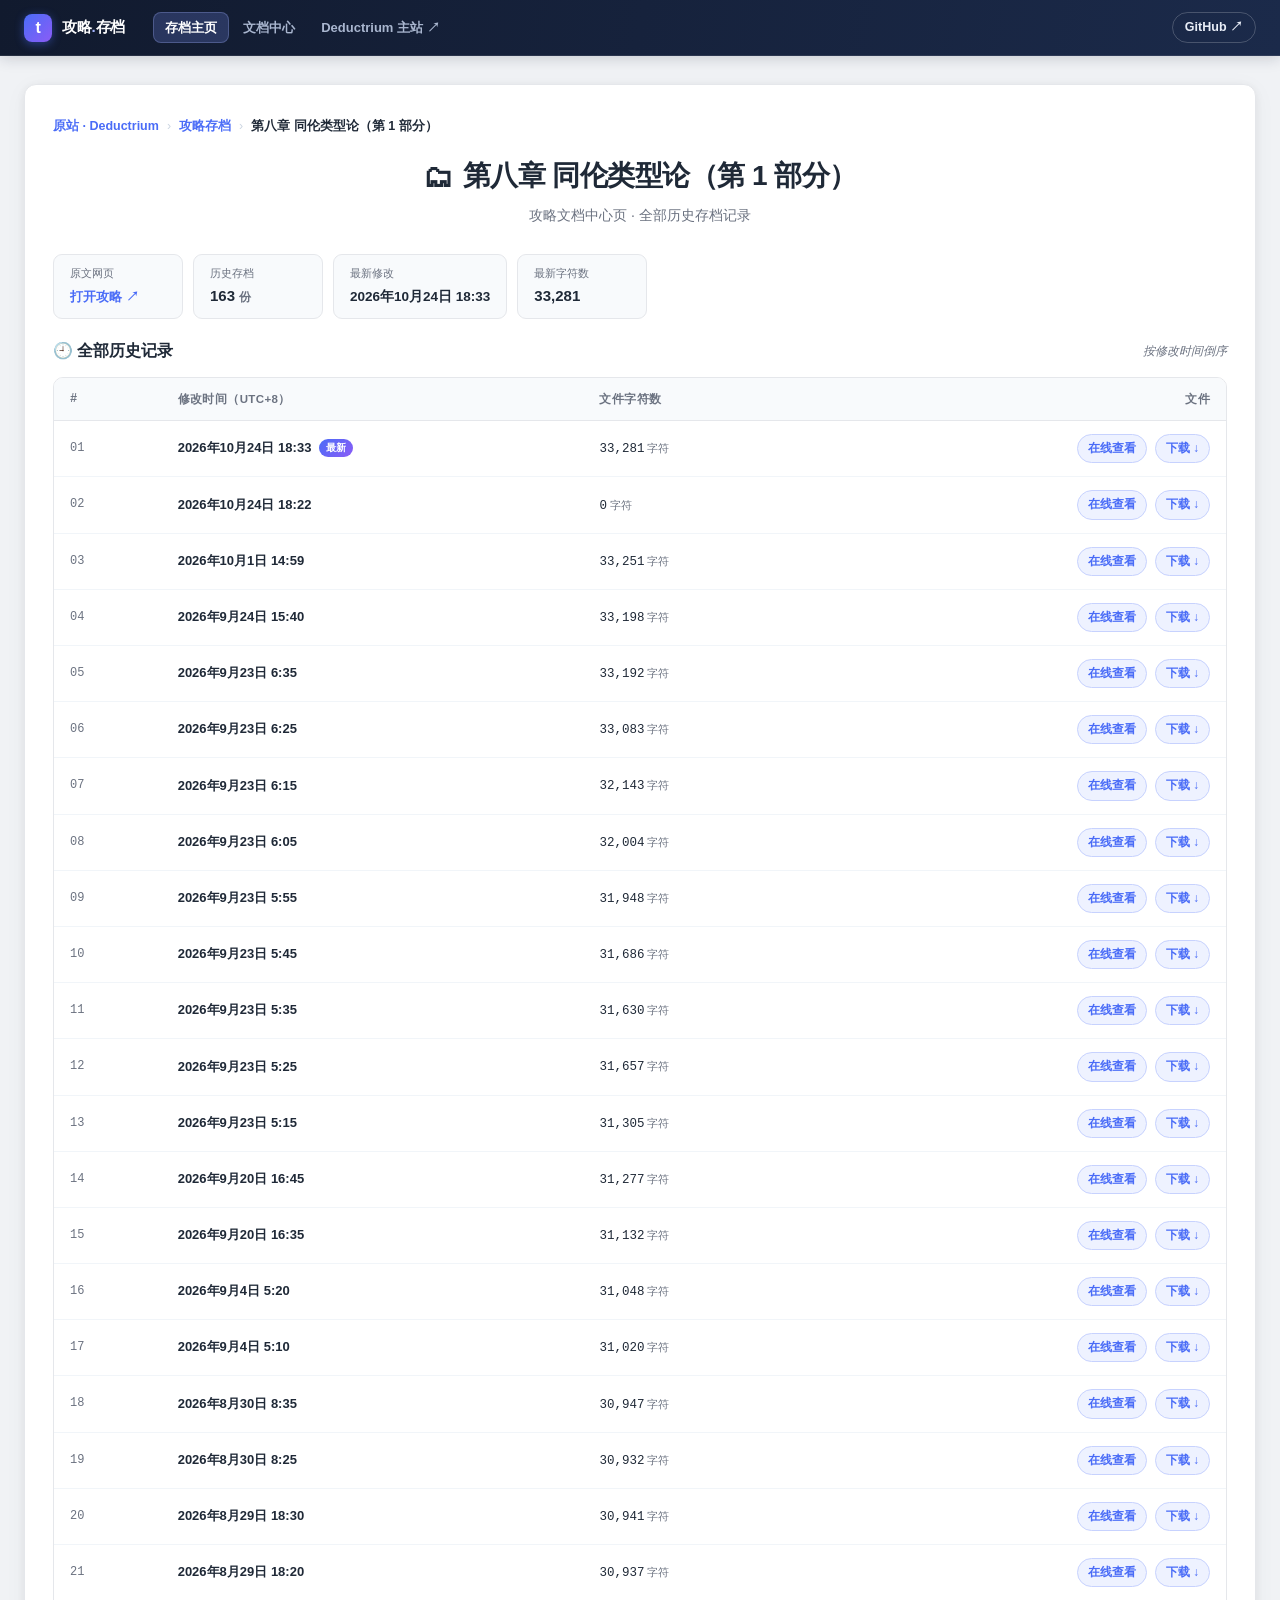
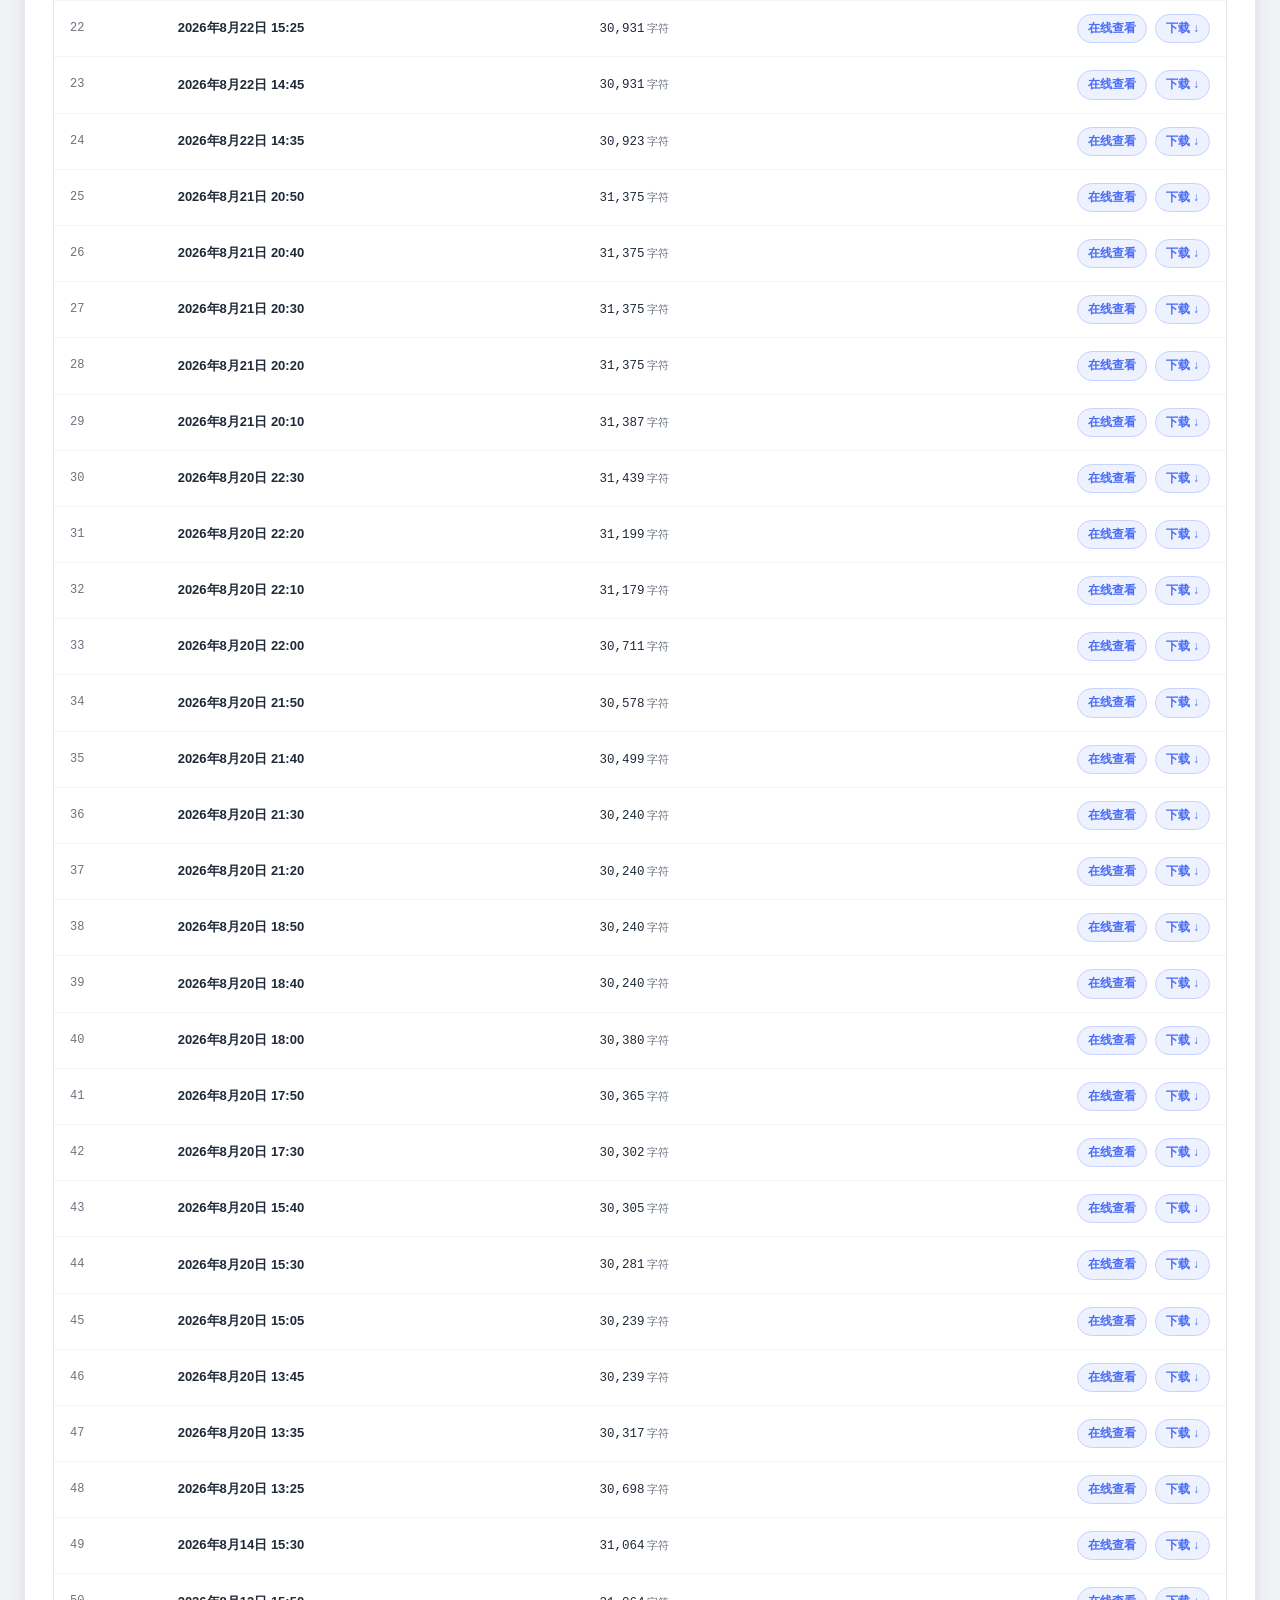
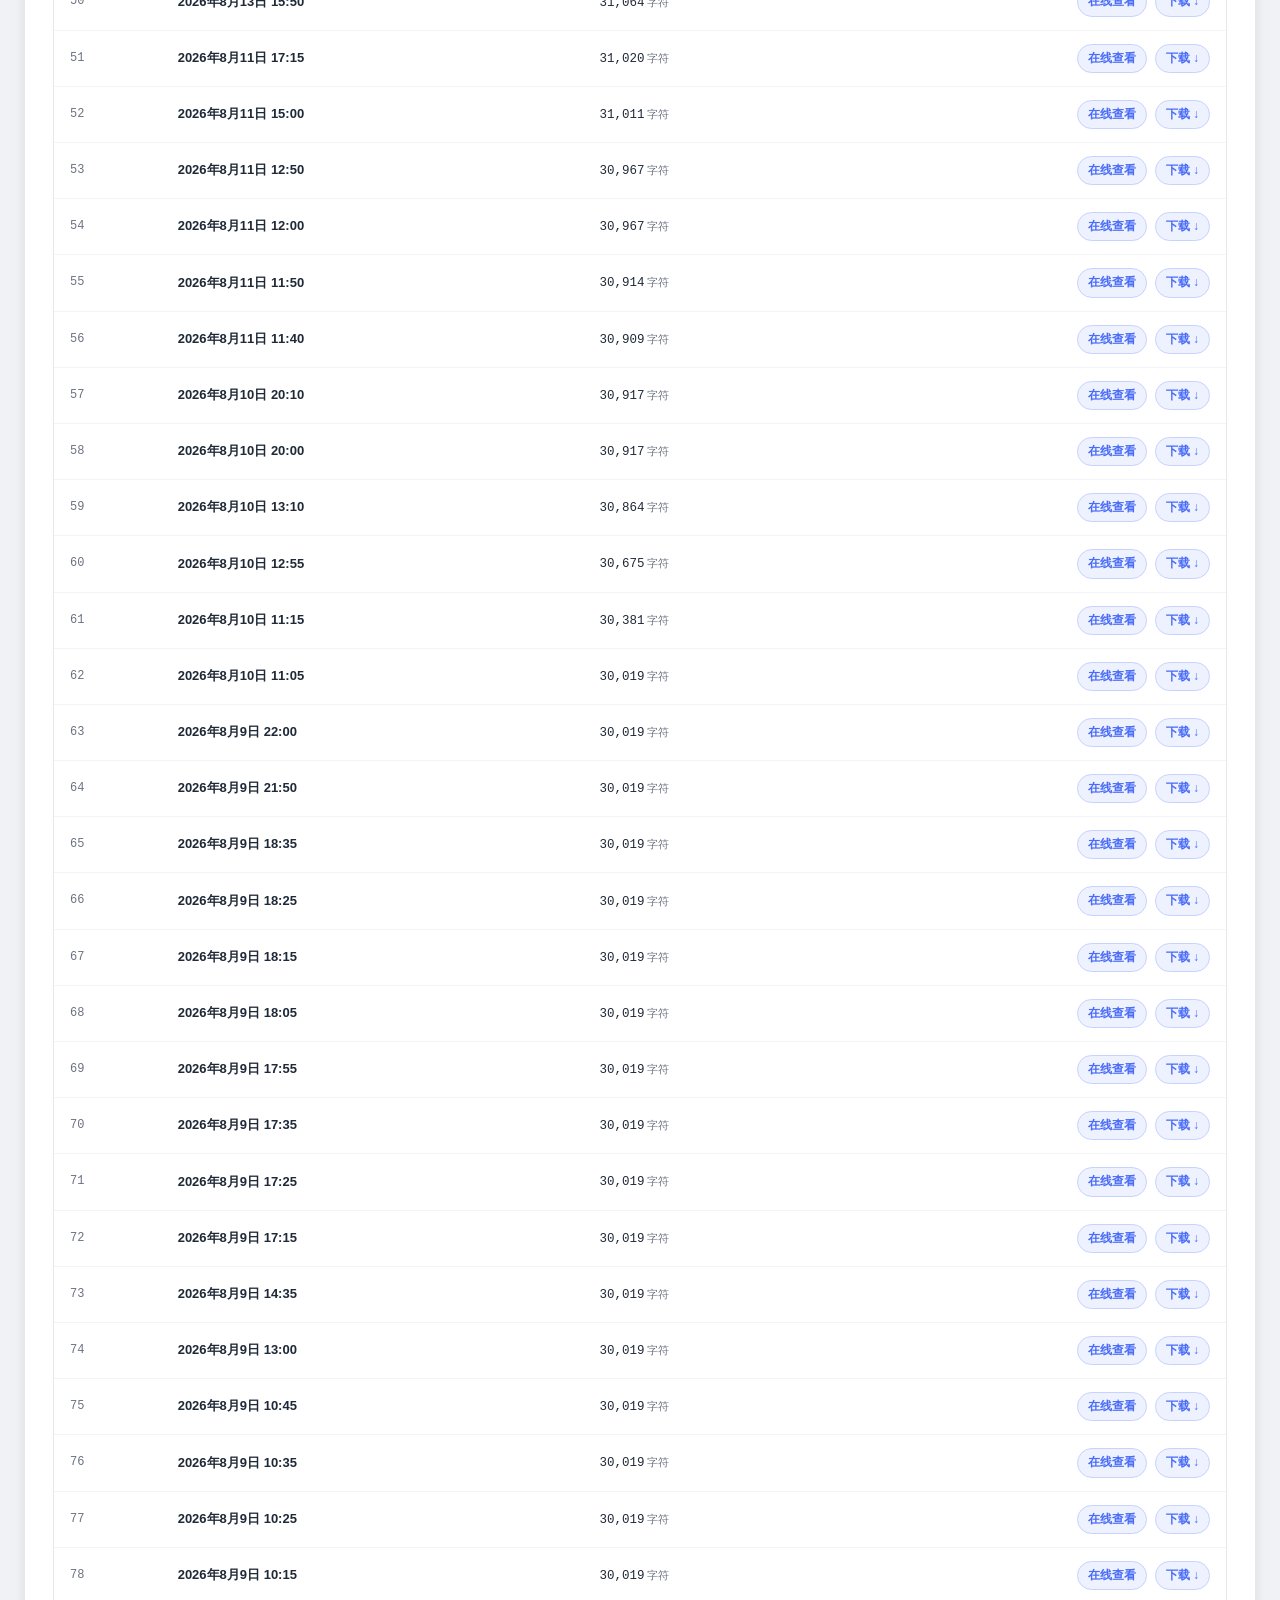
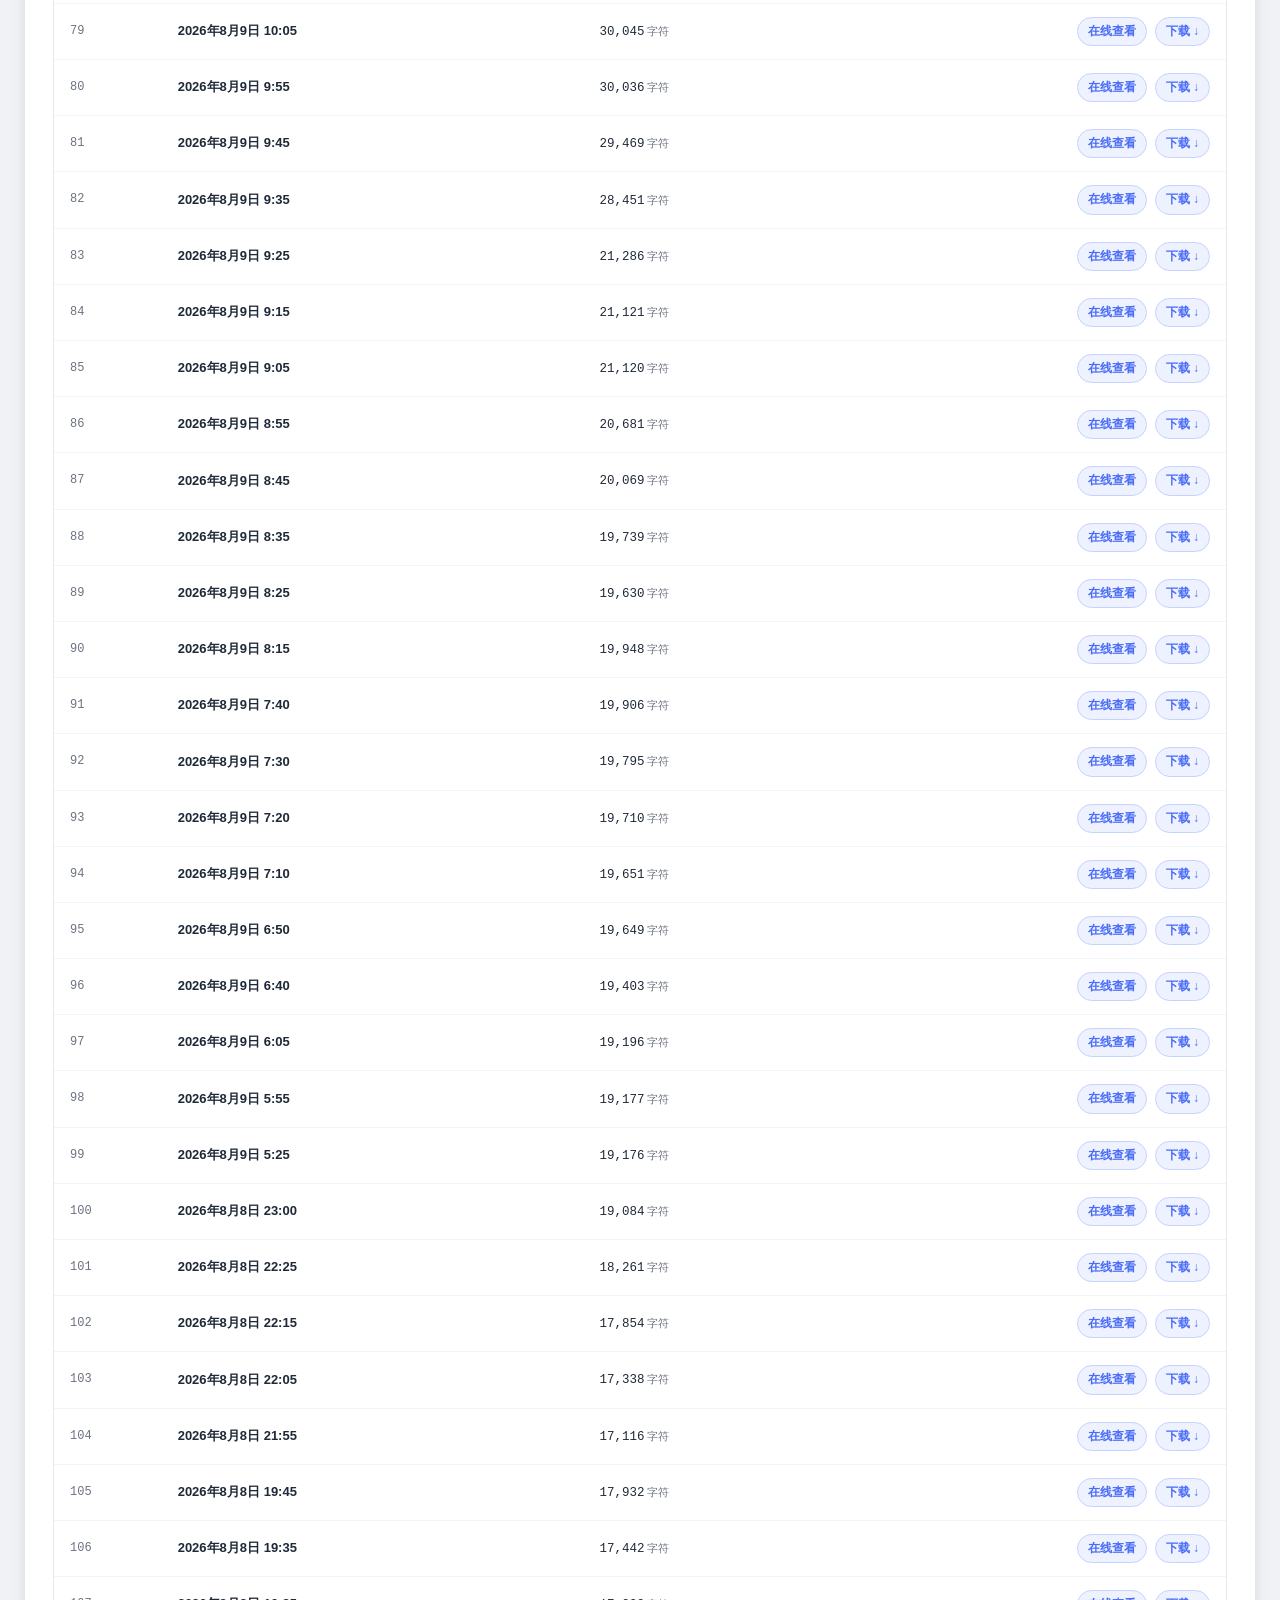
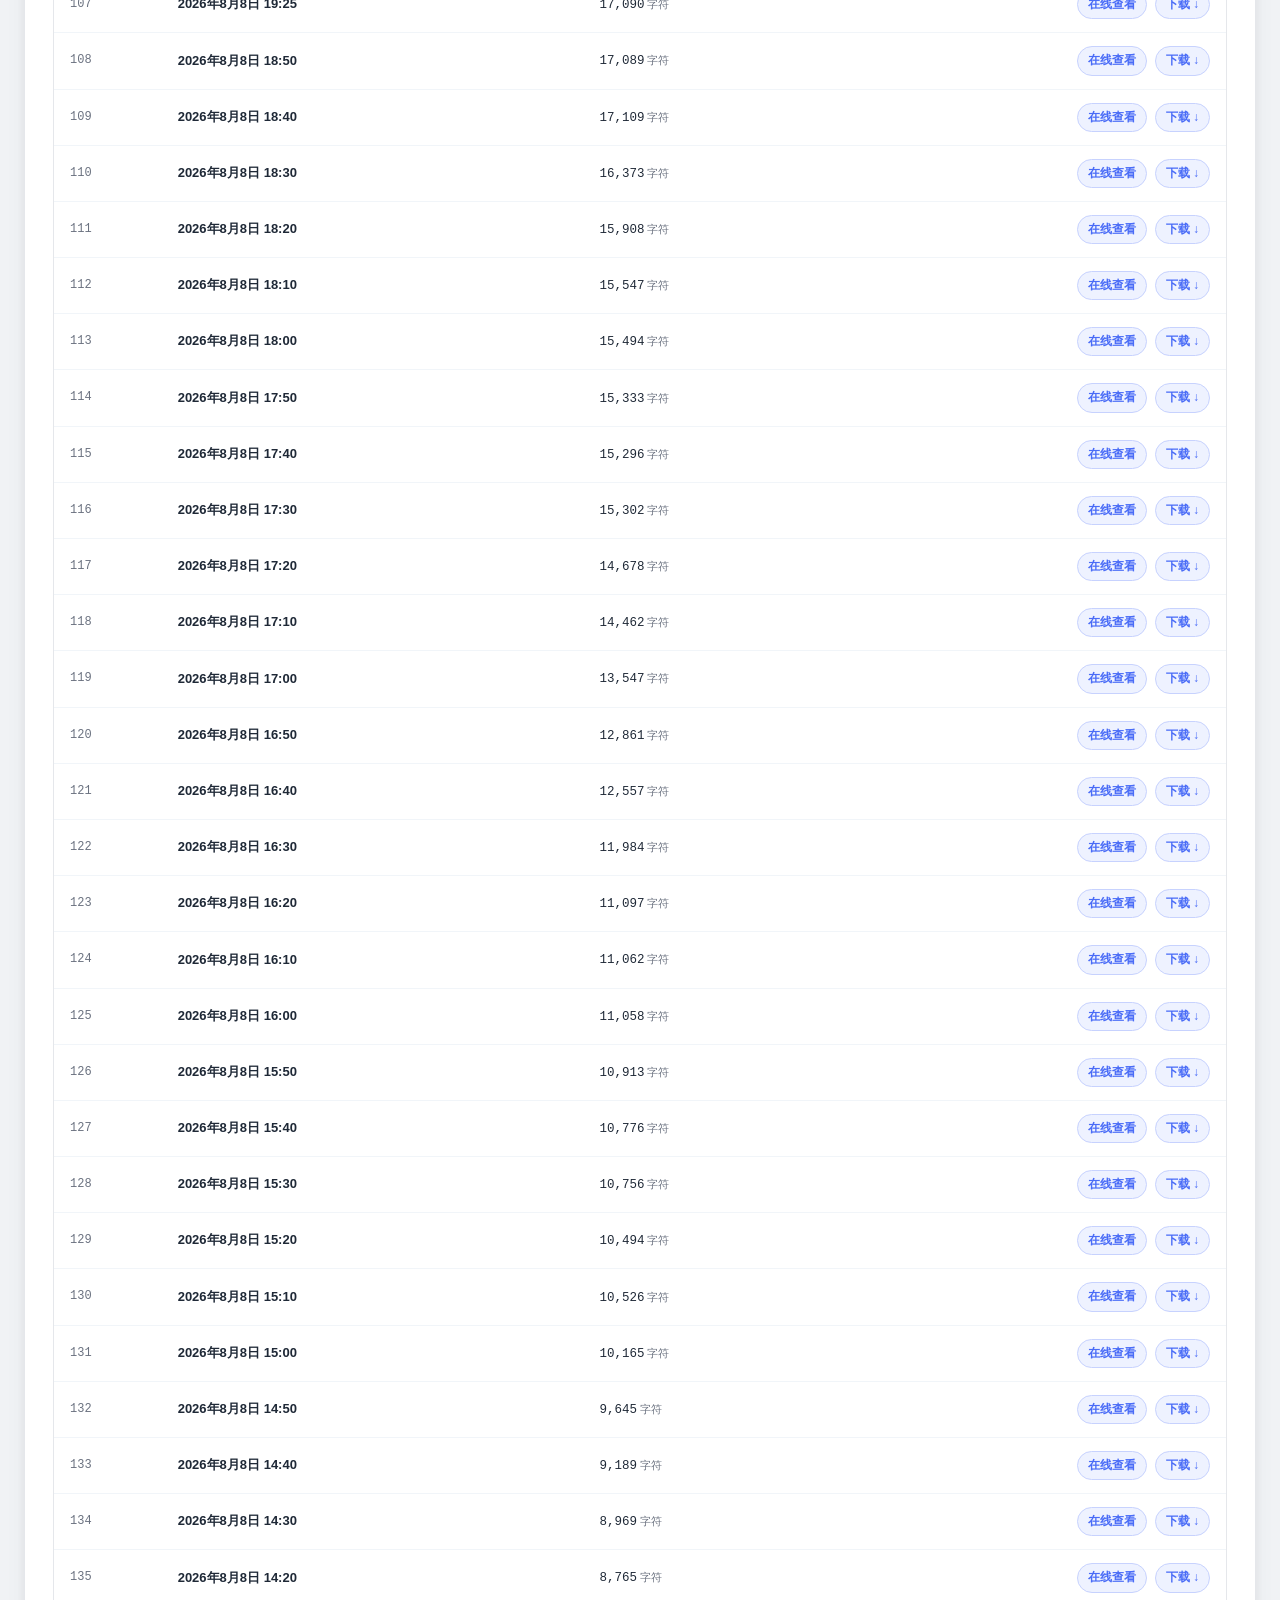
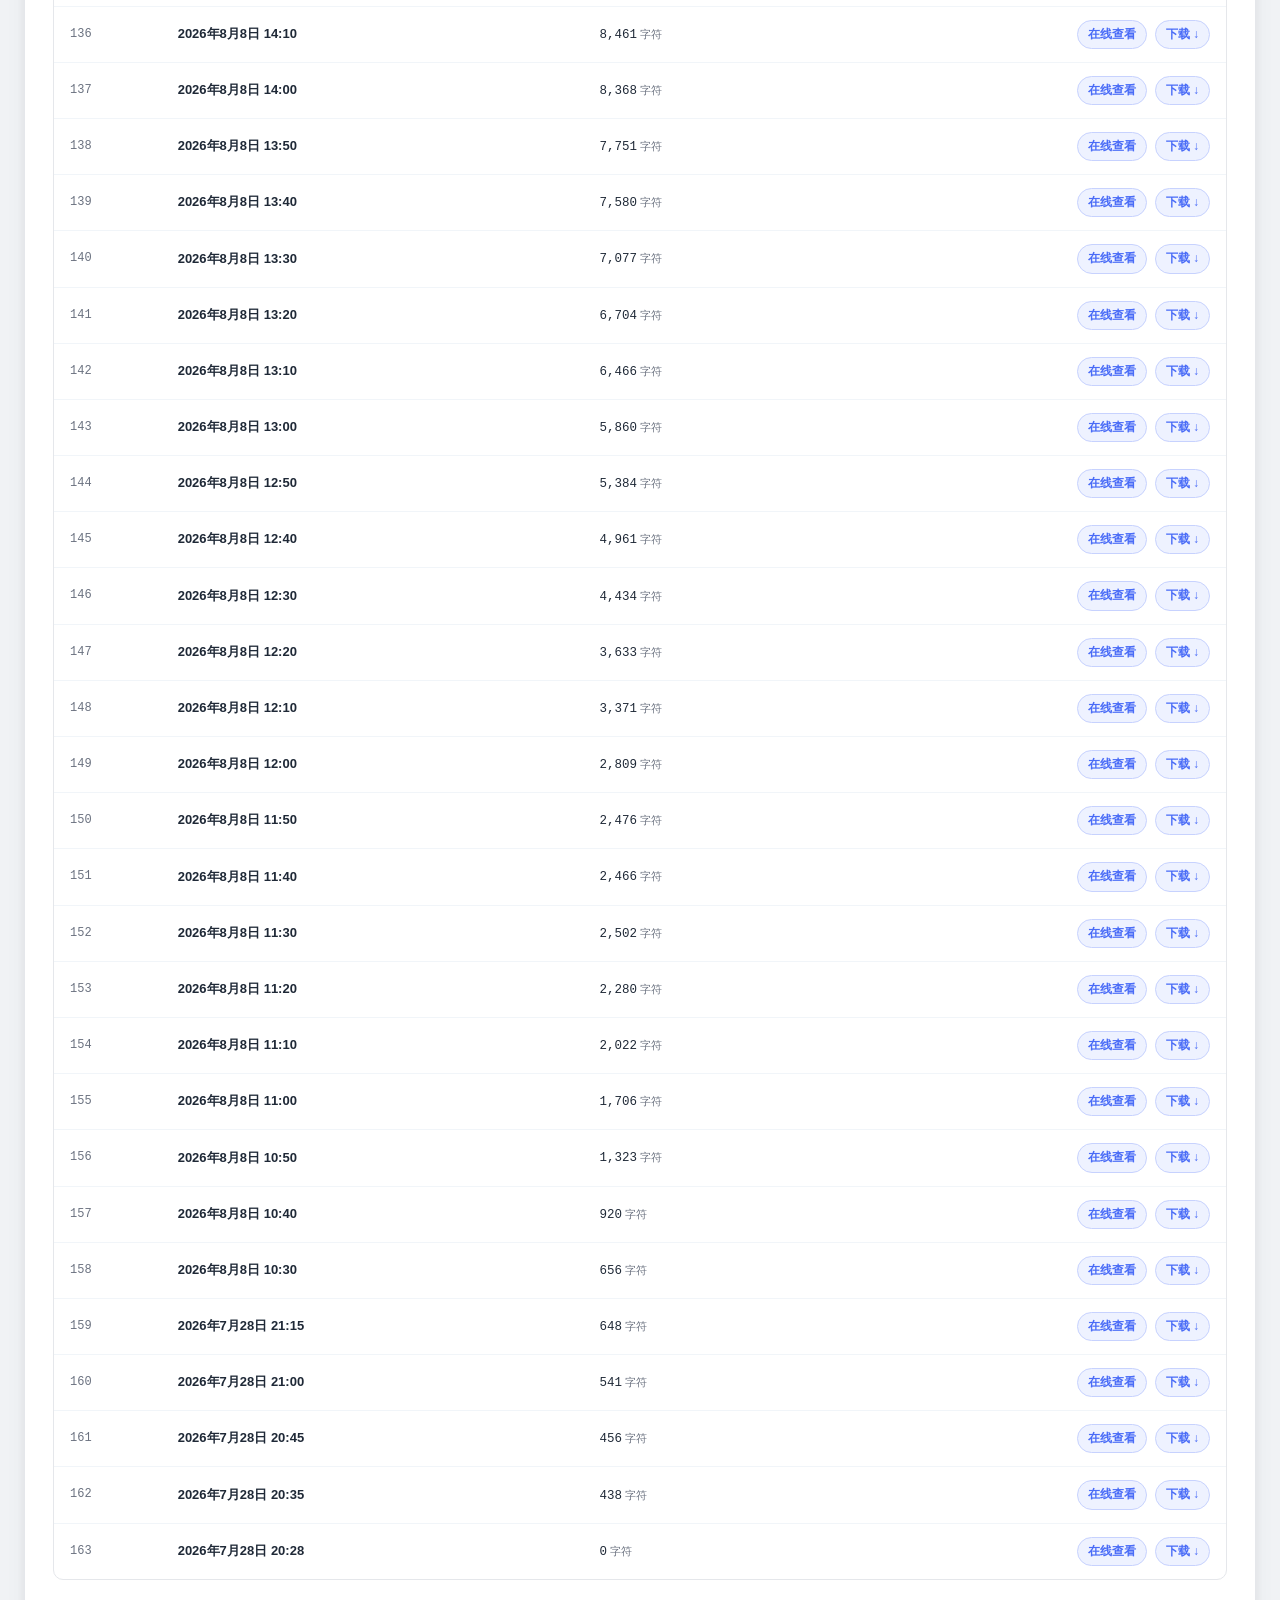
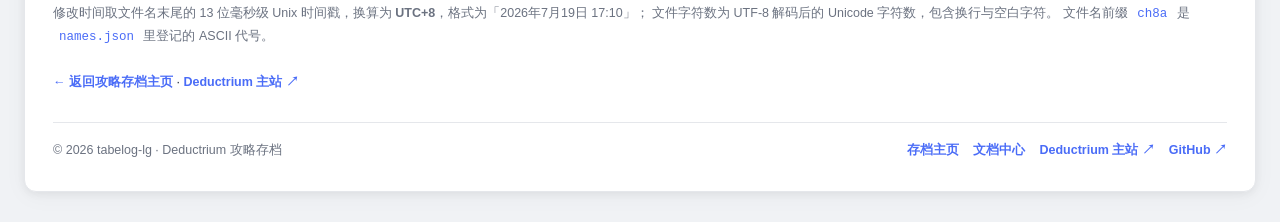
<file: docs/ch8a.html>
<!DOCTYPE html>
<html lang="zh-CN">
<head>
    <meta charset="UTF-8">
    <meta name="viewport" content="width=device-width, initial-scale=1.0">
    <title>第八章 同伦类型论（第 1 部分） · 存档历史</title>
    <meta name="description" content="第八章 同伦类型论（第 1 部分） 的全部历史存档：修改时间与文件字符数。">
    <link rel="icon" href="data:,">
    <link rel="stylesheet" href="../assets/site.css">
    <link rel="stylesheet" href="../assets/walkthrough.css">
    <script src="../assets/site.js" defer></script>
</head>
<body class="page-walkthrough has-site-nav" data-section="walkthrough">
    <header class="site-nav">
        <a class="site-nav__brand" href="../index.html">
            <span class="site-nav__mark">t</span>
            <span>攻略<span class="site-nav__dot">.</span>存档</span>
        </a>
        <nav class="site-nav__links" aria-label="主导航">
            <a href="../index.html" data-nav="walkthrough">存档主页</a>
            <a href="../index.html#docs" data-nav="docs">文档中心</a>
            <a href="https://tabelog-lg.github.io/deductrium/" data-nav="deductrium" target="_blank" rel="noopener">Deductrium 主站 ↗</a>
        </nav>
        <a class="site-nav__repo" href="https://github.com/tabelog-lg/deductrium-walkthrough" target="_blank" rel="noopener">GitHub ↗</a>
    </header>
    <div class="container">
        <div class="site-crumb">
            <a href="https://tabelog-lg.github.io/deductrium/">原站 · Deductrium</a><span class="sep">›</span><a href="../index.html">攻略存档</a><span class="sep">›</span><span class="cur">第八章 同伦类型论（第 1 部分）</span>
        </div>
        <div class="header">
            <h1><span class="icon">🗂</span> 第八章 同伦类型论（第 1 部分）</h1>
            <p>攻略文档中心页 · 全部历史存档记录</p>
        </div>

        <div class="wk-meta">
            <div class="wk-meta__item"><span class="k">原文网页</span><a class="v" href="https://hedgedoc.envs.net/sCGKhuBrSzyRVRMCHG_X1g" target="_blank" rel="noopener">打开攻略 ↗</a></div>
            <div class="wk-meta__item"><span class="k">历史存档</span><span class="v">163 <small>份</small></span></div>
            <div class="wk-meta__item"><span class="k">最新修改</span><span class="v" style="font-size:13.5px">2026年10月24日 18:33</span></div>
            <div class="wk-meta__item"><span class="k">最新字符数</span><span class="v">33,281</span></div>
        </div>

        <div class="wk-block">
            <div class="section-header">
                <h2>🕘 全部历史记录</h2>
                <span class="hint">按修改时间倒序</span>
            </div>
            <div class="wk-table-wrap">
                <table class="wk-table wk-history">
                    <thead>
                        <tr>
                            <th class="col-num">#</th>
                            <th class="col-time">修改时间（UTC+8）</th>
                            <th class="col-chars">文件字符数</th>
                            <th class="col-actions">文件</th>
                        </tr>
                    </thead>
                    <tbody>
                <tr>
                    <td class="col-num">01</td>
                    <td class="col-time"><span class="wk-time">2026年10月24日 18:33</span><span class="wk-new">最新</span></td>
                    <td class="col-chars"><span class="wk-chars">33,281<small>字符</small></span></td>
                    <td class="col-actions">
                        <span class="wk-actions">
                            <a href="../view.html?f=archives/ch8a_1792838004201.md">在线查看</a>
                            <a href="../archives/ch8a_1792838004201.md" download>下载 ↓</a>
                        </span>
                    </td>
                </tr>
                <tr>
                    <td class="col-num">02</td>
                    <td class="col-time"><span class="wk-time">2026年10月24日 18:22</span></td>
                    <td class="col-chars"><span class="wk-chars">0<small>字符</small></span></td>
                    <td class="col-actions">
                        <span class="wk-actions">
                            <a href="../view.html?f=archives/ch8a_1792837377980.md">在线查看</a>
                            <a href="../archives/ch8a_1792837377980.md" download>下载 ↓</a>
                        </span>
                    </td>
                </tr>
                <tr>
                    <td class="col-num">03</td>
                    <td class="col-time"><span class="wk-time">2026年10月1日 14:59</span></td>
                    <td class="col-chars"><span class="wk-chars">33,251<small>字符</small></span></td>
                    <td class="col-actions">
                        <span class="wk-actions">
                            <a href="../view.html?f=archives/ch8a_1790837988760.md">在线查看</a>
                            <a href="../archives/ch8a_1790837988760.md" download>下载 ↓</a>
                        </span>
                    </td>
                </tr>
                <tr>
                    <td class="col-num">04</td>
                    <td class="col-time"><span class="wk-time">2026年9月24日 15:40</span></td>
                    <td class="col-chars"><span class="wk-chars">33,198<small>字符</small></span></td>
                    <td class="col-actions">
                        <span class="wk-actions">
                            <a href="../view.html?f=archives/ch8a_1790235624345.md">在线查看</a>
                            <a href="../archives/ch8a_1790235624345.md" download>下载 ↓</a>
                        </span>
                    </td>
                </tr>
                <tr>
                    <td class="col-num">05</td>
                    <td class="col-time"><span class="wk-time">2026年9月23日 6:35</span></td>
                    <td class="col-chars"><span class="wk-chars">33,192<small>字符</small></span></td>
                    <td class="col-actions">
                        <span class="wk-actions">
                            <a href="../view.html?f=archives/ch8a_1790116524227.md">在线查看</a>
                            <a href="../archives/ch8a_1790116524227.md" download>下载 ↓</a>
                        </span>
                    </td>
                </tr>
                <tr>
                    <td class="col-num">06</td>
                    <td class="col-time"><span class="wk-time">2026年9月23日 6:25</span></td>
                    <td class="col-chars"><span class="wk-chars">33,083<small>字符</small></span></td>
                    <td class="col-actions">
                        <span class="wk-actions">
                            <a href="../view.html?f=archives/ch8a_1790115924341.md">在线查看</a>
                            <a href="../archives/ch8a_1790115924341.md" download>下载 ↓</a>
                        </span>
                    </td>
                </tr>
                <tr>
                    <td class="col-num">07</td>
                    <td class="col-time"><span class="wk-time">2026年9月23日 6:15</span></td>
                    <td class="col-chars"><span class="wk-chars">32,143<small>字符</small></span></td>
                    <td class="col-actions">
                        <span class="wk-actions">
                            <a href="../view.html?f=archives/ch8a_1790115324825.md">在线查看</a>
                            <a href="../archives/ch8a_1790115324825.md" download>下载 ↓</a>
                        </span>
                    </td>
                </tr>
                <tr>
                    <td class="col-num">08</td>
                    <td class="col-time"><span class="wk-time">2026年9月23日 6:05</span></td>
                    <td class="col-chars"><span class="wk-chars">32,004<small>字符</small></span></td>
                    <td class="col-actions">
                        <span class="wk-actions">
                            <a href="../view.html?f=archives/ch8a_1790114724730.md">在线查看</a>
                            <a href="../archives/ch8a_1790114724730.md" download>下载 ↓</a>
                        </span>
                    </td>
                </tr>
                <tr>
                    <td class="col-num">09</td>
                    <td class="col-time"><span class="wk-time">2026年9月23日 5:55</span></td>
                    <td class="col-chars"><span class="wk-chars">31,948<small>字符</small></span></td>
                    <td class="col-actions">
                        <span class="wk-actions">
                            <a href="../view.html?f=archives/ch8a_1790114124624.md">在线查看</a>
                            <a href="../archives/ch8a_1790114124624.md" download>下载 ↓</a>
                        </span>
                    </td>
                </tr>
                <tr>
                    <td class="col-num">10</td>
                    <td class="col-time"><span class="wk-time">2026年9月23日 5:45</span></td>
                    <td class="col-chars"><span class="wk-chars">31,686<small>字符</small></span></td>
                    <td class="col-actions">
                        <span class="wk-actions">
                            <a href="../view.html?f=archives/ch8a_1790113524721.md">在线查看</a>
                            <a href="../archives/ch8a_1790113524721.md" download>下载 ↓</a>
                        </span>
                    </td>
                </tr>
                <tr>
                    <td class="col-num">11</td>
                    <td class="col-time"><span class="wk-time">2026年9月23日 5:35</span></td>
                    <td class="col-chars"><span class="wk-chars">31,630<small>字符</small></span></td>
                    <td class="col-actions">
                        <span class="wk-actions">
                            <a href="../view.html?f=archives/ch8a_1790112924877.md">在线查看</a>
                            <a href="../archives/ch8a_1790112924877.md" download>下载 ↓</a>
                        </span>
                    </td>
                </tr>
                <tr>
                    <td class="col-num">12</td>
                    <td class="col-time"><span class="wk-time">2026年9月23日 5:25</span></td>
                    <td class="col-chars"><span class="wk-chars">31,657<small>字符</small></span></td>
                    <td class="col-actions">
                        <span class="wk-actions">
                            <a href="../view.html?f=archives/ch8a_1790112324715.md">在线查看</a>
                            <a href="../archives/ch8a_1790112324715.md" download>下载 ↓</a>
                        </span>
                    </td>
                </tr>
                <tr>
                    <td class="col-num">13</td>
                    <td class="col-time"><span class="wk-time">2026年9月23日 5:15</span></td>
                    <td class="col-chars"><span class="wk-chars">31,305<small>字符</small></span></td>
                    <td class="col-actions">
                        <span class="wk-actions">
                            <a href="../view.html?f=archives/ch8a_1790111725031.md">在线查看</a>
                            <a href="../archives/ch8a_1790111725031.md" download>下载 ↓</a>
                        </span>
                    </td>
                </tr>
                <tr>
                    <td class="col-num">14</td>
                    <td class="col-time"><span class="wk-time">2026年9月20日 16:45</span></td>
                    <td class="col-chars"><span class="wk-chars">31,277<small>字符</small></span></td>
                    <td class="col-actions">
                        <span class="wk-actions">
                            <a href="../view.html?f=archives/ch8a_1789893926915.md">在线查看</a>
                            <a href="../archives/ch8a_1789893926915.md" download>下载 ↓</a>
                        </span>
                    </td>
                </tr>
                <tr>
                    <td class="col-num">15</td>
                    <td class="col-time"><span class="wk-time">2026年9月20日 16:35</span></td>
                    <td class="col-chars"><span class="wk-chars">31,132<small>字符</small></span></td>
                    <td class="col-actions">
                        <span class="wk-actions">
                            <a href="../view.html?f=archives/ch8a_1789893327189.md">在线查看</a>
                            <a href="../archives/ch8a_1789893327189.md" download>下载 ↓</a>
                        </span>
                    </td>
                </tr>
                <tr>
                    <td class="col-num">16</td>
                    <td class="col-time"><span class="wk-time">2026年9月4日 5:20</span></td>
                    <td class="col-chars"><span class="wk-chars">31,048<small>字符</small></span></td>
                    <td class="col-actions">
                        <span class="wk-actions">
                            <a href="../view.html?f=archives/ch8a_1788470421410.md">在线查看</a>
                            <a href="../archives/ch8a_1788470421410.md" download>下载 ↓</a>
                        </span>
                    </td>
                </tr>
                <tr>
                    <td class="col-num">17</td>
                    <td class="col-time"><span class="wk-time">2026年9月4日 5:10</span></td>
                    <td class="col-chars"><span class="wk-chars">31,020<small>字符</small></span></td>
                    <td class="col-actions">
                        <span class="wk-actions">
                            <a href="../view.html?f=archives/ch8a_1788469832170.md">在线查看</a>
                            <a href="../archives/ch8a_1788469832170.md" download>下载 ↓</a>
                        </span>
                    </td>
                </tr>
                <tr>
                    <td class="col-num">18</td>
                    <td class="col-time"><span class="wk-time">2026年8月30日 8:35</span></td>
                    <td class="col-chars"><span class="wk-chars">30,947<small>字符</small></span></td>
                    <td class="col-actions">
                        <span class="wk-actions">
                            <a href="../view.html?f=archives/ch8a_1788050120621.md">在线查看</a>
                            <a href="../archives/ch8a_1788050120621.md" download>下载 ↓</a>
                        </span>
                    </td>
                </tr>
                <tr>
                    <td class="col-num">19</td>
                    <td class="col-time"><span class="wk-time">2026年8月30日 8:25</span></td>
                    <td class="col-chars"><span class="wk-chars">30,932<small>字符</small></span></td>
                    <td class="col-actions">
                        <span class="wk-actions">
                            <a href="../view.html?f=archives/ch8a_1788049521043.md">在线查看</a>
                            <a href="../archives/ch8a_1788049521043.md" download>下载 ↓</a>
                        </span>
                    </td>
                </tr>
                <tr>
                    <td class="col-num">20</td>
                    <td class="col-time"><span class="wk-time">2026年8月29日 18:30</span></td>
                    <td class="col-chars"><span class="wk-chars">30,941<small>字符</small></span></td>
                    <td class="col-actions">
                        <span class="wk-actions">
                            <a href="../view.html?f=archives/ch8a_1787999422397.md">在线查看</a>
                            <a href="../archives/ch8a_1787999422397.md" download>下载 ↓</a>
                        </span>
                    </td>
                </tr>
                <tr>
                    <td class="col-num">21</td>
                    <td class="col-time"><span class="wk-time">2026年8月29日 18:20</span></td>
                    <td class="col-chars"><span class="wk-chars">30,937<small>字符</small></span></td>
                    <td class="col-actions">
                        <span class="wk-actions">
                            <a href="../view.html?f=archives/ch8a_1787998824370.md">在线查看</a>
                            <a href="../archives/ch8a_1787998824370.md" download>下载 ↓</a>
                        </span>
                    </td>
                </tr>
                <tr>
                    <td class="col-num">22</td>
                    <td class="col-time"><span class="wk-time">2026年8月22日 15:25</span></td>
                    <td class="col-chars"><span class="wk-chars">30,931<small>字符</small></span></td>
                    <td class="col-actions">
                        <span class="wk-actions">
                            <a href="../view.html?f=archives/ch8a_1787383535094.md">在线查看</a>
                            <a href="../archives/ch8a_1787383535094.md" download>下载 ↓</a>
                        </span>
                    </td>
                </tr>
                <tr>
                    <td class="col-num">23</td>
                    <td class="col-time"><span class="wk-time">2026年8月22日 14:45</span></td>
                    <td class="col-chars"><span class="wk-chars">30,931<small>字符</small></span></td>
                    <td class="col-actions">
                        <span class="wk-actions">
                            <a href="../view.html?f=archives/ch8a_1787381133188.md">在线查看</a>
                            <a href="../archives/ch8a_1787381133188.md" download>下载 ↓</a>
                        </span>
                    </td>
                </tr>
                <tr>
                    <td class="col-num">24</td>
                    <td class="col-time"><span class="wk-time">2026年8月22日 14:35</span></td>
                    <td class="col-chars"><span class="wk-chars">30,923<small>字符</small></span></td>
                    <td class="col-actions">
                        <span class="wk-actions">
                            <a href="../view.html?f=archives/ch8a_1787380534598.md">在线查看</a>
                            <a href="../archives/ch8a_1787380534598.md" download>下载 ↓</a>
                        </span>
                    </td>
                </tr>
                <tr>
                    <td class="col-num">25</td>
                    <td class="col-time"><span class="wk-time">2026年8月21日 20:50</span></td>
                    <td class="col-chars"><span class="wk-chars">31,375<small>字符</small></span></td>
                    <td class="col-actions">
                        <span class="wk-actions">
                            <a href="../view.html?f=archives/ch8a_1787316633128.md">在线查看</a>
                            <a href="../archives/ch8a_1787316633128.md" download>下载 ↓</a>
                        </span>
                    </td>
                </tr>
                <tr>
                    <td class="col-num">26</td>
                    <td class="col-time"><span class="wk-time">2026年8月21日 20:40</span></td>
                    <td class="col-chars"><span class="wk-chars">31,375<small>字符</small></span></td>
                    <td class="col-actions">
                        <span class="wk-actions">
                            <a href="../view.html?f=archives/ch8a_1787316033543.md">在线查看</a>
                            <a href="../archives/ch8a_1787316033543.md" download>下载 ↓</a>
                        </span>
                    </td>
                </tr>
                <tr>
                    <td class="col-num">27</td>
                    <td class="col-time"><span class="wk-time">2026年8月21日 20:30</span></td>
                    <td class="col-chars"><span class="wk-chars">31,375<small>字符</small></span></td>
                    <td class="col-actions">
                        <span class="wk-actions">
                            <a href="../view.html?f=archives/ch8a_1787315427547.md">在线查看</a>
                            <a href="../archives/ch8a_1787315427547.md" download>下载 ↓</a>
                        </span>
                    </td>
                </tr>
                <tr>
                    <td class="col-num">28</td>
                    <td class="col-time"><span class="wk-time">2026年8月21日 20:20</span></td>
                    <td class="col-chars"><span class="wk-chars">31,375<small>字符</small></span></td>
                    <td class="col-actions">
                        <span class="wk-actions">
                            <a href="../view.html?f=archives/ch8a_1787314831453.md">在线查看</a>
                            <a href="../archives/ch8a_1787314831453.md" download>下载 ↓</a>
                        </span>
                    </td>
                </tr>
                <tr>
                    <td class="col-num">29</td>
                    <td class="col-time"><span class="wk-time">2026年8月21日 20:10</span></td>
                    <td class="col-chars"><span class="wk-chars">31,387<small>字符</small></span></td>
                    <td class="col-actions">
                        <span class="wk-actions">
                            <a href="../view.html?f=archives/ch8a_1787314227039.md">在线查看</a>
                            <a href="../archives/ch8a_1787314227039.md" download>下载 ↓</a>
                        </span>
                    </td>
                </tr>
                <tr>
                    <td class="col-num">30</td>
                    <td class="col-time"><span class="wk-time">2026年8月20日 22:30</span></td>
                    <td class="col-chars"><span class="wk-chars">31,439<small>字符</small></span></td>
                    <td class="col-actions">
                        <span class="wk-actions">
                            <a href="../view.html?f=archives/ch8a_1787236236591.md">在线查看</a>
                            <a href="../archives/ch8a_1787236236591.md" download>下载 ↓</a>
                        </span>
                    </td>
                </tr>
                <tr>
                    <td class="col-num">31</td>
                    <td class="col-time"><span class="wk-time">2026年8月20日 22:20</span></td>
                    <td class="col-chars"><span class="wk-chars">31,199<small>字符</small></span></td>
                    <td class="col-actions">
                        <span class="wk-actions">
                            <a href="../view.html?f=archives/ch8a_1787235634045.md">在线查看</a>
                            <a href="../archives/ch8a_1787235634045.md" download>下载 ↓</a>
                        </span>
                    </td>
                </tr>
                <tr>
                    <td class="col-num">32</td>
                    <td class="col-time"><span class="wk-time">2026年8月20日 22:10</span></td>
                    <td class="col-chars"><span class="wk-chars">31,179<small>字符</small></span></td>
                    <td class="col-actions">
                        <span class="wk-actions">
                            <a href="../view.html?f=archives/ch8a_1787235034584.md">在线查看</a>
                            <a href="../archives/ch8a_1787235034584.md" download>下载 ↓</a>
                        </span>
                    </td>
                </tr>
                <tr>
                    <td class="col-num">33</td>
                    <td class="col-time"><span class="wk-time">2026年8月20日 22:00</span></td>
                    <td class="col-chars"><span class="wk-chars">30,711<small>字符</small></span></td>
                    <td class="col-actions">
                        <span class="wk-actions">
                            <a href="../view.html?f=archives/ch8a_1787234432870.md">在线查看</a>
                            <a href="../archives/ch8a_1787234432870.md" download>下载 ↓</a>
                        </span>
                    </td>
                </tr>
                <tr>
                    <td class="col-num">34</td>
                    <td class="col-time"><span class="wk-time">2026年8月20日 21:50</span></td>
                    <td class="col-chars"><span class="wk-chars">30,578<small>字符</small></span></td>
                    <td class="col-actions">
                        <span class="wk-actions">
                            <a href="../view.html?f=archives/ch8a_1787233832984.md">在线查看</a>
                            <a href="../archives/ch8a_1787233832984.md" download>下载 ↓</a>
                        </span>
                    </td>
                </tr>
                <tr>
                    <td class="col-num">35</td>
                    <td class="col-time"><span class="wk-time">2026年8月20日 21:40</span></td>
                    <td class="col-chars"><span class="wk-chars">30,499<small>字符</small></span></td>
                    <td class="col-actions">
                        <span class="wk-actions">
                            <a href="../view.html?f=archives/ch8a_1787233234656.md">在线查看</a>
                            <a href="../archives/ch8a_1787233234656.md" download>下载 ↓</a>
                        </span>
                    </td>
                </tr>
                <tr>
                    <td class="col-num">36</td>
                    <td class="col-time"><span class="wk-time">2026年8月20日 21:30</span></td>
                    <td class="col-chars"><span class="wk-chars">30,240<small>字符</small></span></td>
                    <td class="col-actions">
                        <span class="wk-actions">
                            <a href="../view.html?f=archives/ch8a_1787232631822.md">在线查看</a>
                            <a href="../archives/ch8a_1787232631822.md" download>下载 ↓</a>
                        </span>
                    </td>
                </tr>
                <tr>
                    <td class="col-num">37</td>
                    <td class="col-time"><span class="wk-time">2026年8月20日 21:20</span></td>
                    <td class="col-chars"><span class="wk-chars">30,240<small>字符</small></span></td>
                    <td class="col-actions">
                        <span class="wk-actions">
                            <a href="../view.html?f=archives/ch8a_1787232032997.md">在线查看</a>
                            <a href="../archives/ch8a_1787232032997.md" download>下载 ↓</a>
                        </span>
                    </td>
                </tr>
                <tr>
                    <td class="col-num">38</td>
                    <td class="col-time"><span class="wk-time">2026年8月20日 18:50</span></td>
                    <td class="col-chars"><span class="wk-chars">30,240<small>字符</small></span></td>
                    <td class="col-actions">
                        <span class="wk-actions">
                            <a href="../view.html?f=archives/ch8a_1787223038437.md">在线查看</a>
                            <a href="../archives/ch8a_1787223038437.md" download>下载 ↓</a>
                        </span>
                    </td>
                </tr>
                <tr>
                    <td class="col-num">39</td>
                    <td class="col-time"><span class="wk-time">2026年8月20日 18:40</span></td>
                    <td class="col-chars"><span class="wk-chars">30,240<small>字符</small></span></td>
                    <td class="col-actions">
                        <span class="wk-actions">
                            <a href="../view.html?f=archives/ch8a_1787222436589.md">在线查看</a>
                            <a href="../archives/ch8a_1787222436589.md" download>下载 ↓</a>
                        </span>
                    </td>
                </tr>
                <tr>
                    <td class="col-num">40</td>
                    <td class="col-time"><span class="wk-time">2026年8月20日 18:00</span></td>
                    <td class="col-chars"><span class="wk-chars">30,380<small>字符</small></span></td>
                    <td class="col-actions">
                        <span class="wk-actions">
                            <a href="../view.html?f=archives/ch8a_1787220020545.md">在线查看</a>
                            <a href="../archives/ch8a_1787220020545.md" download>下载 ↓</a>
                        </span>
                    </td>
                </tr>
                <tr>
                    <td class="col-num">41</td>
                    <td class="col-time"><span class="wk-time">2026年8月20日 17:50</span></td>
                    <td class="col-chars"><span class="wk-chars">30,365<small>字符</small></span></td>
                    <td class="col-actions">
                        <span class="wk-actions">
                            <a href="../view.html?f=archives/ch8a_1787219420373.md">在线查看</a>
                            <a href="../archives/ch8a_1787219420373.md" download>下载 ↓</a>
                        </span>
                    </td>
                </tr>
                <tr>
                    <td class="col-num">42</td>
                    <td class="col-time"><span class="wk-time">2026年8月20日 17:30</span></td>
                    <td class="col-chars"><span class="wk-chars">30,302<small>字符</small></span></td>
                    <td class="col-actions">
                        <span class="wk-actions">
                            <a href="../view.html?f=archives/ch8a_1787218221043.md">在线查看</a>
                            <a href="../archives/ch8a_1787218221043.md" download>下载 ↓</a>
                        </span>
                    </td>
                </tr>
                <tr>
                    <td class="col-num">43</td>
                    <td class="col-time"><span class="wk-time">2026年8月20日 15:40</span></td>
                    <td class="col-chars"><span class="wk-chars">30,305<small>字符</small></span></td>
                    <td class="col-actions">
                        <span class="wk-actions">
                            <a href="../view.html?f=archives/ch8a_1787211625776.md">在线查看</a>
                            <a href="../archives/ch8a_1787211625776.md" download>下载 ↓</a>
                        </span>
                    </td>
                </tr>
                <tr>
                    <td class="col-num">44</td>
                    <td class="col-time"><span class="wk-time">2026年8月20日 15:30</span></td>
                    <td class="col-chars"><span class="wk-chars">30,281<small>字符</small></span></td>
                    <td class="col-actions">
                        <span class="wk-actions">
                            <a href="../view.html?f=archives/ch8a_1787211028129.md">在线查看</a>
                            <a href="../archives/ch8a_1787211028129.md" download>下载 ↓</a>
                        </span>
                    </td>
                </tr>
                <tr>
                    <td class="col-num">45</td>
                    <td class="col-time"><span class="wk-time">2026年8月20日 15:05</span></td>
                    <td class="col-chars"><span class="wk-chars">30,239<small>字符</small></span></td>
                    <td class="col-actions">
                        <span class="wk-actions">
                            <a href="../view.html?f=archives/ch8a_1787209530586.md">在线查看</a>
                            <a href="../archives/ch8a_1787209530586.md" download>下载 ↓</a>
                        </span>
                    </td>
                </tr>
                <tr>
                    <td class="col-num">46</td>
                    <td class="col-time"><span class="wk-time">2026年8月20日 13:45</span></td>
                    <td class="col-chars"><span class="wk-chars">30,239<small>字符</small></span></td>
                    <td class="col-actions">
                        <span class="wk-actions">
                            <a href="../view.html?f=archives/ch8a_1787204720840.md">在线查看</a>
                            <a href="../archives/ch8a_1787204720840.md" download>下载 ↓</a>
                        </span>
                    </td>
                </tr>
                <tr>
                    <td class="col-num">47</td>
                    <td class="col-time"><span class="wk-time">2026年8月20日 13:35</span></td>
                    <td class="col-chars"><span class="wk-chars">30,317<small>字符</small></span></td>
                    <td class="col-actions">
                        <span class="wk-actions">
                            <a href="../view.html?f=archives/ch8a_1787204120477.md">在线查看</a>
                            <a href="../archives/ch8a_1787204120477.md" download>下载 ↓</a>
                        </span>
                    </td>
                </tr>
                <tr>
                    <td class="col-num">48</td>
                    <td class="col-time"><span class="wk-time">2026年8月20日 13:25</span></td>
                    <td class="col-chars"><span class="wk-chars">30,698<small>字符</small></span></td>
                    <td class="col-actions">
                        <span class="wk-actions">
                            <a href="../view.html?f=archives/ch8a_1787203521574.md">在线查看</a>
                            <a href="../archives/ch8a_1787203521574.md" download>下载 ↓</a>
                        </span>
                    </td>
                </tr>
                <tr>
                    <td class="col-num">49</td>
                    <td class="col-time"><span class="wk-time">2026年8月14日 15:30</span></td>
                    <td class="col-chars"><span class="wk-chars">31,064<small>字符</small></span></td>
                    <td class="col-actions">
                        <span class="wk-actions">
                            <a href="../view.html?f=archives/ch8a_1786692634064.md">在线查看</a>
                            <a href="../archives/ch8a_1786692634064.md" download>下载 ↓</a>
                        </span>
                    </td>
                </tr>
                <tr>
                    <td class="col-num">50</td>
                    <td class="col-time"><span class="wk-time">2026年8月13日 15:50</span></td>
                    <td class="col-chars"><span class="wk-chars">31,064<small>字符</small></span></td>
                    <td class="col-actions">
                        <span class="wk-actions">
                            <a href="../view.html?f=archives/ch8a_1786607424013.md">在线查看</a>
                            <a href="../archives/ch8a_1786607424013.md" download>下载 ↓</a>
                        </span>
                    </td>
                </tr>
                <tr>
                    <td class="col-num">51</td>
                    <td class="col-time"><span class="wk-time">2026年8月11日 17:15</span></td>
                    <td class="col-chars"><span class="wk-chars">31,020<small>字符</small></span></td>
                    <td class="col-actions">
                        <span class="wk-actions">
                            <a href="../view.html?f=archives/ch8a_1786439723734.md">在线查看</a>
                            <a href="../archives/ch8a_1786439723734.md" download>下载 ↓</a>
                        </span>
                    </td>
                </tr>
                <tr>
                    <td class="col-num">52</td>
                    <td class="col-time"><span class="wk-time">2026年8月11日 15:00</span></td>
                    <td class="col-chars"><span class="wk-chars">31,011<small>字符</small></span></td>
                    <td class="col-actions">
                        <span class="wk-actions">
                            <a href="../view.html?f=archives/ch8a_1786431624148.md">在线查看</a>
                            <a href="../archives/ch8a_1786431624148.md" download>下载 ↓</a>
                        </span>
                    </td>
                </tr>
                <tr>
                    <td class="col-num">53</td>
                    <td class="col-time"><span class="wk-time">2026年8月11日 12:50</span></td>
                    <td class="col-chars"><span class="wk-chars">30,967<small>字符</small></span></td>
                    <td class="col-actions">
                        <span class="wk-actions">
                            <a href="../view.html?f=archives/ch8a_1786423823027.md">在线查看</a>
                            <a href="../archives/ch8a_1786423823027.md" download>下载 ↓</a>
                        </span>
                    </td>
                </tr>
                <tr>
                    <td class="col-num">54</td>
                    <td class="col-time"><span class="wk-time">2026年8月11日 12:00</span></td>
                    <td class="col-chars"><span class="wk-chars">30,967<small>字符</small></span></td>
                    <td class="col-actions">
                        <span class="wk-actions">
                            <a href="../view.html?f=archives/ch8a_1786420820533.md">在线查看</a>
                            <a href="../archives/ch8a_1786420820533.md" download>下载 ↓</a>
                        </span>
                    </td>
                </tr>
                <tr>
                    <td class="col-num">55</td>
                    <td class="col-time"><span class="wk-time">2026年8月11日 11:50</span></td>
                    <td class="col-chars"><span class="wk-chars">30,914<small>字符</small></span></td>
                    <td class="col-actions">
                        <span class="wk-actions">
                            <a href="../view.html?f=archives/ch8a_1786420220539.md">在线查看</a>
                            <a href="../archives/ch8a_1786420220539.md" download>下载 ↓</a>
                        </span>
                    </td>
                </tr>
                <tr>
                    <td class="col-num">56</td>
                    <td class="col-time"><span class="wk-time">2026年8月11日 11:40</span></td>
                    <td class="col-chars"><span class="wk-chars">30,909<small>字符</small></span></td>
                    <td class="col-actions">
                        <span class="wk-actions">
                            <a href="../view.html?f=archives/ch8a_1786419620452.md">在线查看</a>
                            <a href="../archives/ch8a_1786419620452.md" download>下载 ↓</a>
                        </span>
                    </td>
                </tr>
                <tr>
                    <td class="col-num">57</td>
                    <td class="col-time"><span class="wk-time">2026年8月10日 20:10</span></td>
                    <td class="col-chars"><span class="wk-chars">30,917<small>字符</small></span></td>
                    <td class="col-actions">
                        <span class="wk-actions">
                            <a href="../view.html?f=archives/ch8a_1786363820252.md">在线查看</a>
                            <a href="../archives/ch8a_1786363820252.md" download>下载 ↓</a>
                        </span>
                    </td>
                </tr>
                <tr>
                    <td class="col-num">58</td>
                    <td class="col-time"><span class="wk-time">2026年8月10日 20:00</span></td>
                    <td class="col-chars"><span class="wk-chars">30,917<small>字符</small></span></td>
                    <td class="col-actions">
                        <span class="wk-actions">
                            <a href="../view.html?f=archives/ch8a_1786363220337.md">在线查看</a>
                            <a href="../archives/ch8a_1786363220337.md" download>下载 ↓</a>
                        </span>
                    </td>
                </tr>
                <tr>
                    <td class="col-num">59</td>
                    <td class="col-time"><span class="wk-time">2026年8月10日 13:10</span></td>
                    <td class="col-chars"><span class="wk-chars">30,864<small>字符</small></span></td>
                    <td class="col-actions">
                        <span class="wk-actions">
                            <a href="../view.html?f=archives/ch8a_1786338622494.md">在线查看</a>
                            <a href="../archives/ch8a_1786338622494.md" download>下载 ↓</a>
                        </span>
                    </td>
                </tr>
                <tr>
                    <td class="col-num">60</td>
                    <td class="col-time"><span class="wk-time">2026年8月10日 12:55</span></td>
                    <td class="col-chars"><span class="wk-chars">30,675<small>字符</small></span></td>
                    <td class="col-actions">
                        <span class="wk-actions">
                            <a href="../view.html?f=archives/ch8a_1786337722291.md">在线查看</a>
                            <a href="../archives/ch8a_1786337722291.md" download>下载 ↓</a>
                        </span>
                    </td>
                </tr>
                <tr>
                    <td class="col-num">61</td>
                    <td class="col-time"><span class="wk-time">2026年8月10日 11:15</span></td>
                    <td class="col-chars"><span class="wk-chars">30,381<small>字符</small></span></td>
                    <td class="col-actions">
                        <span class="wk-actions">
                            <a href="../view.html?f=archives/ch8a_1786331722997.md">在线查看</a>
                            <a href="../archives/ch8a_1786331722997.md" download>下载 ↓</a>
                        </span>
                    </td>
                </tr>
                <tr>
                    <td class="col-num">62</td>
                    <td class="col-time"><span class="wk-time">2026年8月10日 11:05</span></td>
                    <td class="col-chars"><span class="wk-chars">30,019<small>字符</small></span></td>
                    <td class="col-actions">
                        <span class="wk-actions">
                            <a href="../view.html?f=archives/ch8a_1786331123747.md">在线查看</a>
                            <a href="../archives/ch8a_1786331123747.md" download>下载 ↓</a>
                        </span>
                    </td>
                </tr>
                <tr>
                    <td class="col-num">63</td>
                    <td class="col-time"><span class="wk-time">2026年8月9日 22:00</span></td>
                    <td class="col-chars"><span class="wk-chars">30,019<small>字符</small></span></td>
                    <td class="col-actions">
                        <span class="wk-actions">
                            <a href="../view.html?f=archives/ch8a_1786284020500.md">在线查看</a>
                            <a href="../archives/ch8a_1786284020500.md" download>下载 ↓</a>
                        </span>
                    </td>
                </tr>
                <tr>
                    <td class="col-num">64</td>
                    <td class="col-time"><span class="wk-time">2026年8月9日 21:50</span></td>
                    <td class="col-chars"><span class="wk-chars">30,019<small>字符</small></span></td>
                    <td class="col-actions">
                        <span class="wk-actions">
                            <a href="../view.html?f=archives/ch8a_1786283420251.md">在线查看</a>
                            <a href="../archives/ch8a_1786283420251.md" download>下载 ↓</a>
                        </span>
                    </td>
                </tr>
                <tr>
                    <td class="col-num">65</td>
                    <td class="col-time"><span class="wk-time">2026年8月9日 18:35</span></td>
                    <td class="col-chars"><span class="wk-chars">30,019<small>字符</small></span></td>
                    <td class="col-actions">
                        <span class="wk-actions">
                            <a href="../view.html?f=archives/ch8a_1786271724791.md">在线查看</a>
                            <a href="../archives/ch8a_1786271724791.md" download>下载 ↓</a>
                        </span>
                    </td>
                </tr>
                <tr>
                    <td class="col-num">66</td>
                    <td class="col-time"><span class="wk-time">2026年8月9日 18:25</span></td>
                    <td class="col-chars"><span class="wk-chars">30,019<small>字符</small></span></td>
                    <td class="col-actions">
                        <span class="wk-actions">
                            <a href="../view.html?f=archives/ch8a_1786271124743.md">在线查看</a>
                            <a href="../archives/ch8a_1786271124743.md" download>下载 ↓</a>
                        </span>
                    </td>
                </tr>
                <tr>
                    <td class="col-num">67</td>
                    <td class="col-time"><span class="wk-time">2026年8月9日 18:15</span></td>
                    <td class="col-chars"><span class="wk-chars">30,019<small>字符</small></span></td>
                    <td class="col-actions">
                        <span class="wk-actions">
                            <a href="../view.html?f=archives/ch8a_1786270523978.md">在线查看</a>
                            <a href="../archives/ch8a_1786270523978.md" download>下载 ↓</a>
                        </span>
                    </td>
                </tr>
                <tr>
                    <td class="col-num">68</td>
                    <td class="col-time"><span class="wk-time">2026年8月9日 18:05</span></td>
                    <td class="col-chars"><span class="wk-chars">30,019<small>字符</small></span></td>
                    <td class="col-actions">
                        <span class="wk-actions">
                            <a href="../view.html?f=archives/ch8a_1786269925414.md">在线查看</a>
                            <a href="../archives/ch8a_1786269925414.md" download>下载 ↓</a>
                        </span>
                    </td>
                </tr>
                <tr>
                    <td class="col-num">69</td>
                    <td class="col-time"><span class="wk-time">2026年8月9日 17:55</span></td>
                    <td class="col-chars"><span class="wk-chars">30,019<small>字符</small></span></td>
                    <td class="col-actions">
                        <span class="wk-actions">
                            <a href="../view.html?f=archives/ch8a_1786269327580.md">在线查看</a>
                            <a href="../archives/ch8a_1786269327580.md" download>下载 ↓</a>
                        </span>
                    </td>
                </tr>
                <tr>
                    <td class="col-num">70</td>
                    <td class="col-time"><span class="wk-time">2026年8月9日 17:35</span></td>
                    <td class="col-chars"><span class="wk-chars">30,019<small>字符</small></span></td>
                    <td class="col-actions">
                        <span class="wk-actions">
                            <a href="../view.html?f=archives/ch8a_1786268125692.md">在线查看</a>
                            <a href="../archives/ch8a_1786268125692.md" download>下载 ↓</a>
                        </span>
                    </td>
                </tr>
                <tr>
                    <td class="col-num">71</td>
                    <td class="col-time"><span class="wk-time">2026年8月9日 17:25</span></td>
                    <td class="col-chars"><span class="wk-chars">30,019<small>字符</small></span></td>
                    <td class="col-actions">
                        <span class="wk-actions">
                            <a href="../view.html?f=archives/ch8a_1786267525424.md">在线查看</a>
                            <a href="../archives/ch8a_1786267525424.md" download>下载 ↓</a>
                        </span>
                    </td>
                </tr>
                <tr>
                    <td class="col-num">72</td>
                    <td class="col-time"><span class="wk-time">2026年8月9日 17:15</span></td>
                    <td class="col-chars"><span class="wk-chars">30,019<small>字符</small></span></td>
                    <td class="col-actions">
                        <span class="wk-actions">
                            <a href="../view.html?f=archives/ch8a_1786266922819.md">在线查看</a>
                            <a href="../archives/ch8a_1786266922819.md" download>下载 ↓</a>
                        </span>
                    </td>
                </tr>
                <tr>
                    <td class="col-num">73</td>
                    <td class="col-time"><span class="wk-time">2026年8月9日 14:35</span></td>
                    <td class="col-chars"><span class="wk-chars">30,019<small>字符</small></span></td>
                    <td class="col-actions">
                        <span class="wk-actions">
                            <a href="../view.html?f=archives/ch8a_1786257324165.md">在线查看</a>
                            <a href="../archives/ch8a_1786257324165.md" download>下载 ↓</a>
                        </span>
                    </td>
                </tr>
                <tr>
                    <td class="col-num">74</td>
                    <td class="col-time"><span class="wk-time">2026年8月9日 13:00</span></td>
                    <td class="col-chars"><span class="wk-chars">30,019<small>字符</small></span></td>
                    <td class="col-actions">
                        <span class="wk-actions">
                            <a href="../view.html?f=archives/ch8a_1786251622201.md">在线查看</a>
                            <a href="../archives/ch8a_1786251622201.md" download>下载 ↓</a>
                        </span>
                    </td>
                </tr>
                <tr>
                    <td class="col-num">75</td>
                    <td class="col-time"><span class="wk-time">2026年8月9日 10:45</span></td>
                    <td class="col-chars"><span class="wk-chars">30,019<small>字符</small></span></td>
                    <td class="col-actions">
                        <span class="wk-actions">
                            <a href="../view.html?f=archives/ch8a_1786243523687.md">在线查看</a>
                            <a href="../archives/ch8a_1786243523687.md" download>下载 ↓</a>
                        </span>
                    </td>
                </tr>
                <tr>
                    <td class="col-num">76</td>
                    <td class="col-time"><span class="wk-time">2026年8月9日 10:35</span></td>
                    <td class="col-chars"><span class="wk-chars">30,019<small>字符</small></span></td>
                    <td class="col-actions">
                        <span class="wk-actions">
                            <a href="../view.html?f=archives/ch8a_1786242930671.md">在线查看</a>
                            <a href="../archives/ch8a_1786242930671.md" download>下载 ↓</a>
                        </span>
                    </td>
                </tr>
                <tr>
                    <td class="col-num">77</td>
                    <td class="col-time"><span class="wk-time">2026年8月9日 10:25</span></td>
                    <td class="col-chars"><span class="wk-chars">30,019<small>字符</small></span></td>
                    <td class="col-actions">
                        <span class="wk-actions">
                            <a href="../view.html?f=archives/ch8a_1786242326495.md">在线查看</a>
                            <a href="../archives/ch8a_1786242326495.md" download>下载 ↓</a>
                        </span>
                    </td>
                </tr>
                <tr>
                    <td class="col-num">78</td>
                    <td class="col-time"><span class="wk-time">2026年8月9日 10:15</span></td>
                    <td class="col-chars"><span class="wk-chars">30,019<small>字符</small></span></td>
                    <td class="col-actions">
                        <span class="wk-actions">
                            <a href="../view.html?f=archives/ch8a_1786241731931.md">在线查看</a>
                            <a href="../archives/ch8a_1786241731931.md" download>下载 ↓</a>
                        </span>
                    </td>
                </tr>
                <tr>
                    <td class="col-num">79</td>
                    <td class="col-time"><span class="wk-time">2026年8月9日 10:05</span></td>
                    <td class="col-chars"><span class="wk-chars">30,045<small>字符</small></span></td>
                    <td class="col-actions">
                        <span class="wk-actions">
                            <a href="../view.html?f=archives/ch8a_1786241122165.md">在线查看</a>
                            <a href="../archives/ch8a_1786241122165.md" download>下载 ↓</a>
                        </span>
                    </td>
                </tr>
                <tr>
                    <td class="col-num">80</td>
                    <td class="col-time"><span class="wk-time">2026年8月9日 9:55</span></td>
                    <td class="col-chars"><span class="wk-chars">30,036<small>字符</small></span></td>
                    <td class="col-actions">
                        <span class="wk-actions">
                            <a href="../view.html?f=archives/ch8a_1786240526010.md">在线查看</a>
                            <a href="../archives/ch8a_1786240526010.md" download>下载 ↓</a>
                        </span>
                    </td>
                </tr>
                <tr>
                    <td class="col-num">81</td>
                    <td class="col-time"><span class="wk-time">2026年8月9日 9:45</span></td>
                    <td class="col-chars"><span class="wk-chars">29,469<small>字符</small></span></td>
                    <td class="col-actions">
                        <span class="wk-actions">
                            <a href="../view.html?f=archives/ch8a_1786239921329.md">在线查看</a>
                            <a href="../archives/ch8a_1786239921329.md" download>下载 ↓</a>
                        </span>
                    </td>
                </tr>
                <tr>
                    <td class="col-num">82</td>
                    <td class="col-time"><span class="wk-time">2026年8月9日 9:35</span></td>
                    <td class="col-chars"><span class="wk-chars">28,451<small>字符</small></span></td>
                    <td class="col-actions">
                        <span class="wk-actions">
                            <a href="../view.html?f=archives/ch8a_1786239329268.md">在线查看</a>
                            <a href="../archives/ch8a_1786239329268.md" download>下载 ↓</a>
                        </span>
                    </td>
                </tr>
                <tr>
                    <td class="col-num">83</td>
                    <td class="col-time"><span class="wk-time">2026年8月9日 9:25</span></td>
                    <td class="col-chars"><span class="wk-chars">21,286<small>字符</small></span></td>
                    <td class="col-actions">
                        <span class="wk-actions">
                            <a href="../view.html?f=archives/ch8a_1786238719912.md">在线查看</a>
                            <a href="../archives/ch8a_1786238719912.md" download>下载 ↓</a>
                        </span>
                    </td>
                </tr>
                <tr>
                    <td class="col-num">84</td>
                    <td class="col-time"><span class="wk-time">2026年8月9日 9:15</span></td>
                    <td class="col-chars"><span class="wk-chars">21,121<small>字符</small></span></td>
                    <td class="col-actions">
                        <span class="wk-actions">
                            <a href="../view.html?f=archives/ch8a_1786238121383.md">在线查看</a>
                            <a href="../archives/ch8a_1786238121383.md" download>下载 ↓</a>
                        </span>
                    </td>
                </tr>
                <tr>
                    <td class="col-num">85</td>
                    <td class="col-time"><span class="wk-time">2026年8月9日 9:05</span></td>
                    <td class="col-chars"><span class="wk-chars">21,120<small>字符</small></span></td>
                    <td class="col-actions">
                        <span class="wk-actions">
                            <a href="../view.html?f=archives/ch8a_1786237530833.md">在线查看</a>
                            <a href="../archives/ch8a_1786237530833.md" download>下载 ↓</a>
                        </span>
                    </td>
                </tr>
                <tr>
                    <td class="col-num">86</td>
                    <td class="col-time"><span class="wk-time">2026年8月9日 8:55</span></td>
                    <td class="col-chars"><span class="wk-chars">20,681<small>字符</small></span></td>
                    <td class="col-actions">
                        <span class="wk-actions">
                            <a href="../view.html?f=archives/ch8a_1786236923953.md">在线查看</a>
                            <a href="../archives/ch8a_1786236923953.md" download>下载 ↓</a>
                        </span>
                    </td>
                </tr>
                <tr>
                    <td class="col-num">87</td>
                    <td class="col-time"><span class="wk-time">2026年8月9日 8:45</span></td>
                    <td class="col-chars"><span class="wk-chars">20,069<small>字符</small></span></td>
                    <td class="col-actions">
                        <span class="wk-actions">
                            <a href="../view.html?f=archives/ch8a_1786236324105.md">在线查看</a>
                            <a href="../archives/ch8a_1786236324105.md" download>下载 ↓</a>
                        </span>
                    </td>
                </tr>
                <tr>
                    <td class="col-num">88</td>
                    <td class="col-time"><span class="wk-time">2026年8月9日 8:35</span></td>
                    <td class="col-chars"><span class="wk-chars">19,739<small>字符</small></span></td>
                    <td class="col-actions">
                        <span class="wk-actions">
                            <a href="../view.html?f=archives/ch8a_1786235723683.md">在线查看</a>
                            <a href="../archives/ch8a_1786235723683.md" download>下载 ↓</a>
                        </span>
                    </td>
                </tr>
                <tr>
                    <td class="col-num">89</td>
                    <td class="col-time"><span class="wk-time">2026年8月9日 8:25</span></td>
                    <td class="col-chars"><span class="wk-chars">19,630<small>字符</small></span></td>
                    <td class="col-actions">
                        <span class="wk-actions">
                            <a href="../view.html?f=archives/ch8a_1786235123781.md">在线查看</a>
                            <a href="../archives/ch8a_1786235123781.md" download>下载 ↓</a>
                        </span>
                    </td>
                </tr>
                <tr>
                    <td class="col-num">90</td>
                    <td class="col-time"><span class="wk-time">2026年8月9日 8:15</span></td>
                    <td class="col-chars"><span class="wk-chars">19,948<small>字符</small></span></td>
                    <td class="col-actions">
                        <span class="wk-actions">
                            <a href="../view.html?f=archives/ch8a_1786234527136.md">在线查看</a>
                            <a href="../archives/ch8a_1786234527136.md" download>下载 ↓</a>
                        </span>
                    </td>
                </tr>
                <tr>
                    <td class="col-num">91</td>
                    <td class="col-time"><span class="wk-time">2026年8月9日 7:40</span></td>
                    <td class="col-chars"><span class="wk-chars">19,906<small>字符</small></span></td>
                    <td class="col-actions">
                        <span class="wk-actions">
                            <a href="../view.html?f=archives/ch8a_1786232420010.md">在线查看</a>
                            <a href="../archives/ch8a_1786232420010.md" download>下载 ↓</a>
                        </span>
                    </td>
                </tr>
                <tr>
                    <td class="col-num">92</td>
                    <td class="col-time"><span class="wk-time">2026年8月9日 7:30</span></td>
                    <td class="col-chars"><span class="wk-chars">19,795<small>字符</small></span></td>
                    <td class="col-actions">
                        <span class="wk-actions">
                            <a href="../view.html?f=archives/ch8a_1786231820355.md">在线查看</a>
                            <a href="../archives/ch8a_1786231820355.md" download>下载 ↓</a>
                        </span>
                    </td>
                </tr>
                <tr>
                    <td class="col-num">93</td>
                    <td class="col-time"><span class="wk-time">2026年8月9日 7:20</span></td>
                    <td class="col-chars"><span class="wk-chars">19,710<small>字符</small></span></td>
                    <td class="col-actions">
                        <span class="wk-actions">
                            <a href="../view.html?f=archives/ch8a_1786231219895.md">在线查看</a>
                            <a href="../archives/ch8a_1786231219895.md" download>下载 ↓</a>
                        </span>
                    </td>
                </tr>
                <tr>
                    <td class="col-num">94</td>
                    <td class="col-time"><span class="wk-time">2026年8月9日 7:10</span></td>
                    <td class="col-chars"><span class="wk-chars">19,651<small>字符</small></span></td>
                    <td class="col-actions">
                        <span class="wk-actions">
                            <a href="../view.html?f=archives/ch8a_1786230622127.md">在线查看</a>
                            <a href="../archives/ch8a_1786230622127.md" download>下载 ↓</a>
                        </span>
                    </td>
                </tr>
                <tr>
                    <td class="col-num">95</td>
                    <td class="col-time"><span class="wk-time">2026年8月9日 6:50</span></td>
                    <td class="col-chars"><span class="wk-chars">19,649<small>字符</small></span></td>
                    <td class="col-actions">
                        <span class="wk-actions">
                            <a href="../view.html?f=archives/ch8a_1786229422148.md">在线查看</a>
                            <a href="../archives/ch8a_1786229422148.md" download>下载 ↓</a>
                        </span>
                    </td>
                </tr>
                <tr>
                    <td class="col-num">96</td>
                    <td class="col-time"><span class="wk-time">2026年8月9日 6:40</span></td>
                    <td class="col-chars"><span class="wk-chars">19,403<small>字符</small></span></td>
                    <td class="col-actions">
                        <span class="wk-actions">
                            <a href="../view.html?f=archives/ch8a_1786228822161.md">在线查看</a>
                            <a href="../archives/ch8a_1786228822161.md" download>下载 ↓</a>
                        </span>
                    </td>
                </tr>
                <tr>
                    <td class="col-num">97</td>
                    <td class="col-time"><span class="wk-time">2026年8月9日 6:05</span></td>
                    <td class="col-chars"><span class="wk-chars">19,196<small>字符</small></span></td>
                    <td class="col-actions">
                        <span class="wk-actions">
                            <a href="../view.html?f=archives/ch8a_1786226720108.md">在线查看</a>
                            <a href="../archives/ch8a_1786226720108.md" download>下载 ↓</a>
                        </span>
                    </td>
                </tr>
                <tr>
                    <td class="col-num">98</td>
                    <td class="col-time"><span class="wk-time">2026年8月9日 5:55</span></td>
                    <td class="col-chars"><span class="wk-chars">19,177<small>字符</small></span></td>
                    <td class="col-actions">
                        <span class="wk-actions">
                            <a href="../view.html?f=archives/ch8a_1786226119996.md">在线查看</a>
                            <a href="../archives/ch8a_1786226119996.md" download>下载 ↓</a>
                        </span>
                    </td>
                </tr>
                <tr>
                    <td class="col-num">99</td>
                    <td class="col-time"><span class="wk-time">2026年8月9日 5:25</span></td>
                    <td class="col-chars"><span class="wk-chars">19,176<small>字符</small></span></td>
                    <td class="col-actions">
                        <span class="wk-actions">
                            <a href="../view.html?f=archives/ch8a_1786224319950.md">在线查看</a>
                            <a href="../archives/ch8a_1786224319950.md" download>下载 ↓</a>
                        </span>
                    </td>
                </tr>
                <tr>
                    <td class="col-num">100</td>
                    <td class="col-time"><span class="wk-time">2026年8月8日 23:00</span></td>
                    <td class="col-chars"><span class="wk-chars">19,084<small>字符</small></span></td>
                    <td class="col-actions">
                        <span class="wk-actions">
                            <a href="../view.html?f=archives/ch8a_1786201224853.md">在线查看</a>
                            <a href="../archives/ch8a_1786201224853.md" download>下载 ↓</a>
                        </span>
                    </td>
                </tr>
                <tr>
                    <td class="col-num">101</td>
                    <td class="col-time"><span class="wk-time">2026年8月8日 22:25</span></td>
                    <td class="col-chars"><span class="wk-chars">18,261<small>字符</small></span></td>
                    <td class="col-actions">
                        <span class="wk-actions">
                            <a href="../view.html?f=archives/ch8a_1786199130844.md">在线查看</a>
                            <a href="../archives/ch8a_1786199130844.md" download>下载 ↓</a>
                        </span>
                    </td>
                </tr>
                <tr>
                    <td class="col-num">102</td>
                    <td class="col-time"><span class="wk-time">2026年8月8日 22:15</span></td>
                    <td class="col-chars"><span class="wk-chars">17,854<small>字符</small></span></td>
                    <td class="col-actions">
                        <span class="wk-actions">
                            <a href="../view.html?f=archives/ch8a_1786198531690.md">在线查看</a>
                            <a href="../archives/ch8a_1786198531690.md" download>下载 ↓</a>
                        </span>
                    </td>
                </tr>
                <tr>
                    <td class="col-num">103</td>
                    <td class="col-time"><span class="wk-time">2026年8月8日 22:05</span></td>
                    <td class="col-chars"><span class="wk-chars">17,338<small>字符</small></span></td>
                    <td class="col-actions">
                        <span class="wk-actions">
                            <a href="../view.html?f=archives/ch8a_1786197920745.md">在线查看</a>
                            <a href="../archives/ch8a_1786197920745.md" download>下载 ↓</a>
                        </span>
                    </td>
                </tr>
                <tr>
                    <td class="col-num">104</td>
                    <td class="col-time"><span class="wk-time">2026年8月8日 21:55</span></td>
                    <td class="col-chars"><span class="wk-chars">17,116<small>字符</small></span></td>
                    <td class="col-actions">
                        <span class="wk-actions">
                            <a href="../view.html?f=archives/ch8a_1786197319572.md">在线查看</a>
                            <a href="../archives/ch8a_1786197319572.md" download>下载 ↓</a>
                        </span>
                    </td>
                </tr>
                <tr>
                    <td class="col-num">105</td>
                    <td class="col-time"><span class="wk-time">2026年8月8日 19:45</span></td>
                    <td class="col-chars"><span class="wk-chars">17,932<small>字符</small></span></td>
                    <td class="col-actions">
                        <span class="wk-actions">
                            <a href="../view.html?f=archives/ch8a_1786189519967.md">在线查看</a>
                            <a href="../archives/ch8a_1786189519967.md" download>下载 ↓</a>
                        </span>
                    </td>
                </tr>
                <tr>
                    <td class="col-num">106</td>
                    <td class="col-time"><span class="wk-time">2026年8月8日 19:35</span></td>
                    <td class="col-chars"><span class="wk-chars">17,442<small>字符</small></span></td>
                    <td class="col-actions">
                        <span class="wk-actions">
                            <a href="../view.html?f=archives/ch8a_1786188920024.md">在线查看</a>
                            <a href="../archives/ch8a_1786188920024.md" download>下载 ↓</a>
                        </span>
                    </td>
                </tr>
                <tr>
                    <td class="col-num">107</td>
                    <td class="col-time"><span class="wk-time">2026年8月8日 19:25</span></td>
                    <td class="col-chars"><span class="wk-chars">17,090<small>字符</small></span></td>
                    <td class="col-actions">
                        <span class="wk-actions">
                            <a href="../view.html?f=archives/ch8a_1786188319929.md">在线查看</a>
                            <a href="../archives/ch8a_1786188319929.md" download>下载 ↓</a>
                        </span>
                    </td>
                </tr>
                <tr>
                    <td class="col-num">108</td>
                    <td class="col-time"><span class="wk-time">2026年8月8日 18:50</span></td>
                    <td class="col-chars"><span class="wk-chars">17,089<small>字符</small></span></td>
                    <td class="col-actions">
                        <span class="wk-actions">
                            <a href="../view.html?f=archives/ch8a_1786186223463.md">在线查看</a>
                            <a href="../archives/ch8a_1786186223463.md" download>下载 ↓</a>
                        </span>
                    </td>
                </tr>
                <tr>
                    <td class="col-num">109</td>
                    <td class="col-time"><span class="wk-time">2026年8月8日 18:40</span></td>
                    <td class="col-chars"><span class="wk-chars">17,109<small>字符</small></span></td>
                    <td class="col-actions">
                        <span class="wk-actions">
                            <a href="../view.html?f=archives/ch8a_1786185623087.md">在线查看</a>
                            <a href="../archives/ch8a_1786185623087.md" download>下载 ↓</a>
                        </span>
                    </td>
                </tr>
                <tr>
                    <td class="col-num">110</td>
                    <td class="col-time"><span class="wk-time">2026年8月8日 18:30</span></td>
                    <td class="col-chars"><span class="wk-chars">16,373<small>字符</small></span></td>
                    <td class="col-actions">
                        <span class="wk-actions">
                            <a href="../view.html?f=archives/ch8a_1786185023613.md">在线查看</a>
                            <a href="../archives/ch8a_1786185023613.md" download>下载 ↓</a>
                        </span>
                    </td>
                </tr>
                <tr>
                    <td class="col-num">111</td>
                    <td class="col-time"><span class="wk-time">2026年8月8日 18:20</span></td>
                    <td class="col-chars"><span class="wk-chars">15,908<small>字符</small></span></td>
                    <td class="col-actions">
                        <span class="wk-actions">
                            <a href="../view.html?f=archives/ch8a_1786184423172.md">在线查看</a>
                            <a href="../archives/ch8a_1786184423172.md" download>下载 ↓</a>
                        </span>
                    </td>
                </tr>
                <tr>
                    <td class="col-num">112</td>
                    <td class="col-time"><span class="wk-time">2026年8月8日 18:10</span></td>
                    <td class="col-chars"><span class="wk-chars">15,547<small>字符</small></span></td>
                    <td class="col-actions">
                        <span class="wk-actions">
                            <a href="../view.html?f=archives/ch8a_1786183824537.md">在线查看</a>
                            <a href="../archives/ch8a_1786183824537.md" download>下载 ↓</a>
                        </span>
                    </td>
                </tr>
                <tr>
                    <td class="col-num">113</td>
                    <td class="col-time"><span class="wk-time">2026年8月8日 18:00</span></td>
                    <td class="col-chars"><span class="wk-chars">15,494<small>字符</small></span></td>
                    <td class="col-actions">
                        <span class="wk-actions">
                            <a href="../view.html?f=archives/ch8a_1786183228798.md">在线查看</a>
                            <a href="../archives/ch8a_1786183228798.md" download>下载 ↓</a>
                        </span>
                    </td>
                </tr>
                <tr>
                    <td class="col-num">114</td>
                    <td class="col-time"><span class="wk-time">2026年8月8日 17:50</span></td>
                    <td class="col-chars"><span class="wk-chars">15,333<small>字符</small></span></td>
                    <td class="col-actions">
                        <span class="wk-actions">
                            <a href="../view.html?f=archives/ch8a_1786182622967.md">在线查看</a>
                            <a href="../archives/ch8a_1786182622967.md" download>下载 ↓</a>
                        </span>
                    </td>
                </tr>
                <tr>
                    <td class="col-num">115</td>
                    <td class="col-time"><span class="wk-time">2026年8月8日 17:40</span></td>
                    <td class="col-chars"><span class="wk-chars">15,296<small>字符</small></span></td>
                    <td class="col-actions">
                        <span class="wk-actions">
                            <a href="../view.html?f=archives/ch8a_1786182026974.md">在线查看</a>
                            <a href="../archives/ch8a_1786182026974.md" download>下载 ↓</a>
                        </span>
                    </td>
                </tr>
                <tr>
                    <td class="col-num">116</td>
                    <td class="col-time"><span class="wk-time">2026年8月8日 17:30</span></td>
                    <td class="col-chars"><span class="wk-chars">15,302<small>字符</small></span></td>
                    <td class="col-actions">
                        <span class="wk-actions">
                            <a href="../view.html?f=archives/ch8a_1786181421826.md">在线查看</a>
                            <a href="../archives/ch8a_1786181421826.md" download>下载 ↓</a>
                        </span>
                    </td>
                </tr>
                <tr>
                    <td class="col-num">117</td>
                    <td class="col-time"><span class="wk-time">2026年8月8日 17:20</span></td>
                    <td class="col-chars"><span class="wk-chars">14,678<small>字符</small></span></td>
                    <td class="col-actions">
                        <span class="wk-actions">
                            <a href="../view.html?f=archives/ch8a_1786180819724.md">在线查看</a>
                            <a href="../archives/ch8a_1786180819724.md" download>下载 ↓</a>
                        </span>
                    </td>
                </tr>
                <tr>
                    <td class="col-num">118</td>
                    <td class="col-time"><span class="wk-time">2026年8月8日 17:10</span></td>
                    <td class="col-chars"><span class="wk-chars">14,462<small>字符</small></span></td>
                    <td class="col-actions">
                        <span class="wk-actions">
                            <a href="../view.html?f=archives/ch8a_1786180221903.md">在线查看</a>
                            <a href="../archives/ch8a_1786180221903.md" download>下载 ↓</a>
                        </span>
                    </td>
                </tr>
                <tr>
                    <td class="col-num">119</td>
                    <td class="col-time"><span class="wk-time">2026年8月8日 17:00</span></td>
                    <td class="col-chars"><span class="wk-chars">13,547<small>字符</small></span></td>
                    <td class="col-actions">
                        <span class="wk-actions">
                            <a href="../view.html?f=archives/ch8a_1786179623697.md">在线查看</a>
                            <a href="../archives/ch8a_1786179623697.md" download>下载 ↓</a>
                        </span>
                    </td>
                </tr>
                <tr>
                    <td class="col-num">120</td>
                    <td class="col-time"><span class="wk-time">2026年8月8日 16:50</span></td>
                    <td class="col-chars"><span class="wk-chars">12,861<small>字符</small></span></td>
                    <td class="col-actions">
                        <span class="wk-actions">
                            <a href="../view.html?f=archives/ch8a_1786179021503.md">在线查看</a>
                            <a href="../archives/ch8a_1786179021503.md" download>下载 ↓</a>
                        </span>
                    </td>
                </tr>
                <tr>
                    <td class="col-num">121</td>
                    <td class="col-time"><span class="wk-time">2026年8月8日 16:40</span></td>
                    <td class="col-chars"><span class="wk-chars">12,557<small>字符</small></span></td>
                    <td class="col-actions">
                        <span class="wk-actions">
                            <a href="../view.html?f=archives/ch8a_1786178423101.md">在线查看</a>
                            <a href="../archives/ch8a_1786178423101.md" download>下载 ↓</a>
                        </span>
                    </td>
                </tr>
                <tr>
                    <td class="col-num">122</td>
                    <td class="col-time"><span class="wk-time">2026年8月8日 16:30</span></td>
                    <td class="col-chars"><span class="wk-chars">11,984<small>字符</small></span></td>
                    <td class="col-actions">
                        <span class="wk-actions">
                            <a href="../view.html?f=archives/ch8a_1786177828788.md">在线查看</a>
                            <a href="../archives/ch8a_1786177828788.md" download>下载 ↓</a>
                        </span>
                    </td>
                </tr>
                <tr>
                    <td class="col-num">123</td>
                    <td class="col-time"><span class="wk-time">2026年8月8日 16:20</span></td>
                    <td class="col-chars"><span class="wk-chars">11,097<small>字符</small></span></td>
                    <td class="col-actions">
                        <span class="wk-actions">
                            <a href="../view.html?f=archives/ch8a_1786177226418.md">在线查看</a>
                            <a href="../archives/ch8a_1786177226418.md" download>下载 ↓</a>
                        </span>
                    </td>
                </tr>
                <tr>
                    <td class="col-num">124</td>
                    <td class="col-time"><span class="wk-time">2026年8月8日 16:10</span></td>
                    <td class="col-chars"><span class="wk-chars">11,062<small>字符</small></span></td>
                    <td class="col-actions">
                        <span class="wk-actions">
                            <a href="../view.html?f=archives/ch8a_1786176620124.md">在线查看</a>
                            <a href="../archives/ch8a_1786176620124.md" download>下载 ↓</a>
                        </span>
                    </td>
                </tr>
                <tr>
                    <td class="col-num">125</td>
                    <td class="col-time"><span class="wk-time">2026年8月8日 16:00</span></td>
                    <td class="col-chars"><span class="wk-chars">11,058<small>字符</small></span></td>
                    <td class="col-actions">
                        <span class="wk-actions">
                            <a href="../view.html?f=archives/ch8a_1786176026494.md">在线查看</a>
                            <a href="../archives/ch8a_1786176026494.md" download>下载 ↓</a>
                        </span>
                    </td>
                </tr>
                <tr>
                    <td class="col-num">126</td>
                    <td class="col-time"><span class="wk-time">2026年8月8日 15:50</span></td>
                    <td class="col-chars"><span class="wk-chars">10,913<small>字符</small></span></td>
                    <td class="col-actions">
                        <span class="wk-actions">
                            <a href="../view.html?f=archives/ch8a_1786175422071.md">在线查看</a>
                            <a href="../archives/ch8a_1786175422071.md" download>下载 ↓</a>
                        </span>
                    </td>
                </tr>
                <tr>
                    <td class="col-num">127</td>
                    <td class="col-time"><span class="wk-time">2026年8月8日 15:40</span></td>
                    <td class="col-chars"><span class="wk-chars">10,776<small>字符</small></span></td>
                    <td class="col-actions">
                        <span class="wk-actions">
                            <a href="../view.html?f=archives/ch8a_1786174820178.md">在线查看</a>
                            <a href="../archives/ch8a_1786174820178.md" download>下载 ↓</a>
                        </span>
                    </td>
                </tr>
                <tr>
                    <td class="col-num">128</td>
                    <td class="col-time"><span class="wk-time">2026年8月8日 15:30</span></td>
                    <td class="col-chars"><span class="wk-chars">10,756<small>字符</small></span></td>
                    <td class="col-actions">
                        <span class="wk-actions">
                            <a href="../view.html?f=archives/ch8a_1786174219913.md">在线查看</a>
                            <a href="../archives/ch8a_1786174219913.md" download>下载 ↓</a>
                        </span>
                    </td>
                </tr>
                <tr>
                    <td class="col-num">129</td>
                    <td class="col-time"><span class="wk-time">2026年8月8日 15:20</span></td>
                    <td class="col-chars"><span class="wk-chars">10,494<small>字符</small></span></td>
                    <td class="col-actions">
                        <span class="wk-actions">
                            <a href="../view.html?f=archives/ch8a_1786173619833.md">在线查看</a>
                            <a href="../archives/ch8a_1786173619833.md" download>下载 ↓</a>
                        </span>
                    </td>
                </tr>
                <tr>
                    <td class="col-num">130</td>
                    <td class="col-time"><span class="wk-time">2026年8月8日 15:10</span></td>
                    <td class="col-chars"><span class="wk-chars">10,526<small>字符</small></span></td>
                    <td class="col-actions">
                        <span class="wk-actions">
                            <a href="../view.html?f=archives/ch8a_1786173025883.md">在线查看</a>
                            <a href="../archives/ch8a_1786173025883.md" download>下载 ↓</a>
                        </span>
                    </td>
                </tr>
                <tr>
                    <td class="col-num">131</td>
                    <td class="col-time"><span class="wk-time">2026年8月8日 15:00</span></td>
                    <td class="col-chars"><span class="wk-chars">10,165<small>字符</small></span></td>
                    <td class="col-actions">
                        <span class="wk-actions">
                            <a href="../view.html?f=archives/ch8a_1786172430198.md">在线查看</a>
                            <a href="../archives/ch8a_1786172430198.md" download>下载 ↓</a>
                        </span>
                    </td>
                </tr>
                <tr>
                    <td class="col-num">132</td>
                    <td class="col-time"><span class="wk-time">2026年8月8日 14:50</span></td>
                    <td class="col-chars"><span class="wk-chars">9,645<small>字符</small></span></td>
                    <td class="col-actions">
                        <span class="wk-actions">
                            <a href="../view.html?f=archives/ch8a_1786171824762.md">在线查看</a>
                            <a href="../archives/ch8a_1786171824762.md" download>下载 ↓</a>
                        </span>
                    </td>
                </tr>
                <tr>
                    <td class="col-num">133</td>
                    <td class="col-time"><span class="wk-time">2026年8月8日 14:40</span></td>
                    <td class="col-chars"><span class="wk-chars">9,189<small>字符</small></span></td>
                    <td class="col-actions">
                        <span class="wk-actions">
                            <a href="../view.html?f=archives/ch8a_1786171227166.md">在线查看</a>
                            <a href="../archives/ch8a_1786171227166.md" download>下载 ↓</a>
                        </span>
                    </td>
                </tr>
                <tr>
                    <td class="col-num">134</td>
                    <td class="col-time"><span class="wk-time">2026年8月8日 14:30</span></td>
                    <td class="col-chars"><span class="wk-chars">8,969<small>字符</small></span></td>
                    <td class="col-actions">
                        <span class="wk-actions">
                            <a href="../view.html?f=archives/ch8a_1786170632814.md">在线查看</a>
                            <a href="../archives/ch8a_1786170632814.md" download>下载 ↓</a>
                        </span>
                    </td>
                </tr>
                <tr>
                    <td class="col-num">135</td>
                    <td class="col-time"><span class="wk-time">2026年8月8日 14:20</span></td>
                    <td class="col-chars"><span class="wk-chars">8,765<small>字符</small></span></td>
                    <td class="col-actions">
                        <span class="wk-actions">
                            <a href="../view.html?f=archives/ch8a_1786170029796.md">在线查看</a>
                            <a href="../archives/ch8a_1786170029796.md" download>下载 ↓</a>
                        </span>
                    </td>
                </tr>
                <tr>
                    <td class="col-num">136</td>
                    <td class="col-time"><span class="wk-time">2026年8月8日 14:10</span></td>
                    <td class="col-chars"><span class="wk-chars">8,461<small>字符</small></span></td>
                    <td class="col-actions">
                        <span class="wk-actions">
                            <a href="../view.html?f=archives/ch8a_1786169434706.md">在线查看</a>
                            <a href="../archives/ch8a_1786169434706.md" download>下载 ↓</a>
                        </span>
                    </td>
                </tr>
                <tr>
                    <td class="col-num">137</td>
                    <td class="col-time"><span class="wk-time">2026年8月8日 14:00</span></td>
                    <td class="col-chars"><span class="wk-chars">8,368<small>字符</small></span></td>
                    <td class="col-actions">
                        <span class="wk-actions">
                            <a href="../view.html?f=archives/ch8a_1786168829606.md">在线查看</a>
                            <a href="../archives/ch8a_1786168829606.md" download>下载 ↓</a>
                        </span>
                    </td>
                </tr>
                <tr>
                    <td class="col-num">138</td>
                    <td class="col-time"><span class="wk-time">2026年8月8日 13:50</span></td>
                    <td class="col-chars"><span class="wk-chars">7,751<small>字符</small></span></td>
                    <td class="col-actions">
                        <span class="wk-actions">
                            <a href="../view.html?f=archives/ch8a_1786168224478.md">在线查看</a>
                            <a href="../archives/ch8a_1786168224478.md" download>下载 ↓</a>
                        </span>
                    </td>
                </tr>
                <tr>
                    <td class="col-num">139</td>
                    <td class="col-time"><span class="wk-time">2026年8月8日 13:40</span></td>
                    <td class="col-chars"><span class="wk-chars">7,580<small>字符</small></span></td>
                    <td class="col-actions">
                        <span class="wk-actions">
                            <a href="../view.html?f=archives/ch8a_1786167630972.md">在线查看</a>
                            <a href="../archives/ch8a_1786167630972.md" download>下载 ↓</a>
                        </span>
                    </td>
                </tr>
                <tr>
                    <td class="col-num">140</td>
                    <td class="col-time"><span class="wk-time">2026年8月8日 13:30</span></td>
                    <td class="col-chars"><span class="wk-chars">7,077<small>字符</small></span></td>
                    <td class="col-actions">
                        <span class="wk-actions">
                            <a href="../view.html?f=archives/ch8a_1786167022829.md">在线查看</a>
                            <a href="../archives/ch8a_1786167022829.md" download>下载 ↓</a>
                        </span>
                    </td>
                </tr>
                <tr>
                    <td class="col-num">141</td>
                    <td class="col-time"><span class="wk-time">2026年8月8日 13:20</span></td>
                    <td class="col-chars"><span class="wk-chars">6,704<small>字符</small></span></td>
                    <td class="col-actions">
                        <span class="wk-actions">
                            <a href="../view.html?f=archives/ch8a_1786166427400.md">在线查看</a>
                            <a href="../archives/ch8a_1786166427400.md" download>下载 ↓</a>
                        </span>
                    </td>
                </tr>
                <tr>
                    <td class="col-num">142</td>
                    <td class="col-time"><span class="wk-time">2026年8月8日 13:10</span></td>
                    <td class="col-chars"><span class="wk-chars">6,466<small>字符</small></span></td>
                    <td class="col-actions">
                        <span class="wk-actions">
                            <a href="../view.html?f=archives/ch8a_1786165820971.md">在线查看</a>
                            <a href="../archives/ch8a_1786165820971.md" download>下载 ↓</a>
                        </span>
                    </td>
                </tr>
                <tr>
                    <td class="col-num">143</td>
                    <td class="col-time"><span class="wk-time">2026年8月8日 13:00</span></td>
                    <td class="col-chars"><span class="wk-chars">5,860<small>字符</small></span></td>
                    <td class="col-actions">
                        <span class="wk-actions">
                            <a href="../view.html?f=archives/ch8a_1786165222830.md">在线查看</a>
                            <a href="../archives/ch8a_1786165222830.md" download>下载 ↓</a>
                        </span>
                    </td>
                </tr>
                <tr>
                    <td class="col-num">144</td>
                    <td class="col-time"><span class="wk-time">2026年8月8日 12:50</span></td>
                    <td class="col-chars"><span class="wk-chars">5,384<small>字符</small></span></td>
                    <td class="col-actions">
                        <span class="wk-actions">
                            <a href="../view.html?f=archives/ch8a_1786164620945.md">在线查看</a>
                            <a href="../archives/ch8a_1786164620945.md" download>下载 ↓</a>
                        </span>
                    </td>
                </tr>
                <tr>
                    <td class="col-num">145</td>
                    <td class="col-time"><span class="wk-time">2026年8月8日 12:40</span></td>
                    <td class="col-chars"><span class="wk-chars">4,961<small>字符</small></span></td>
                    <td class="col-actions">
                        <span class="wk-actions">
                            <a href="../view.html?f=archives/ch8a_1786164021972.md">在线查看</a>
                            <a href="../archives/ch8a_1786164021972.md" download>下载 ↓</a>
                        </span>
                    </td>
                </tr>
                <tr>
                    <td class="col-num">146</td>
                    <td class="col-time"><span class="wk-time">2026年8月8日 12:30</span></td>
                    <td class="col-chars"><span class="wk-chars">4,434<small>字符</small></span></td>
                    <td class="col-actions">
                        <span class="wk-actions">
                            <a href="../view.html?f=archives/ch8a_1786163428106.md">在线查看</a>
                            <a href="../archives/ch8a_1786163428106.md" download>下载 ↓</a>
                        </span>
                    </td>
                </tr>
                <tr>
                    <td class="col-num">147</td>
                    <td class="col-time"><span class="wk-time">2026年8月8日 12:20</span></td>
                    <td class="col-chars"><span class="wk-chars">3,633<small>字符</small></span></td>
                    <td class="col-actions">
                        <span class="wk-actions">
                            <a href="../view.html?f=archives/ch8a_1786162823898.md">在线查看</a>
                            <a href="../archives/ch8a_1786162823898.md" download>下载 ↓</a>
                        </span>
                    </td>
                </tr>
                <tr>
                    <td class="col-num">148</td>
                    <td class="col-time"><span class="wk-time">2026年8月8日 12:10</span></td>
                    <td class="col-chars"><span class="wk-chars">3,371<small>字符</small></span></td>
                    <td class="col-actions">
                        <span class="wk-actions">
                            <a href="../view.html?f=archives/ch8a_1786162226658.md">在线查看</a>
                            <a href="../archives/ch8a_1786162226658.md" download>下载 ↓</a>
                        </span>
                    </td>
                </tr>
                <tr>
                    <td class="col-num">149</td>
                    <td class="col-time"><span class="wk-time">2026年8月8日 12:00</span></td>
                    <td class="col-chars"><span class="wk-chars">2,809<small>字符</small></span></td>
                    <td class="col-actions">
                        <span class="wk-actions">
                            <a href="../view.html?f=archives/ch8a_1786161625622.md">在线查看</a>
                            <a href="../archives/ch8a_1786161625622.md" download>下载 ↓</a>
                        </span>
                    </td>
                </tr>
                <tr>
                    <td class="col-num">150</td>
                    <td class="col-time"><span class="wk-time">2026年8月8日 11:50</span></td>
                    <td class="col-chars"><span class="wk-chars">2,476<small>字符</small></span></td>
                    <td class="col-actions">
                        <span class="wk-actions">
                            <a href="../view.html?f=archives/ch8a_1786161026932.md">在线查看</a>
                            <a href="../archives/ch8a_1786161026932.md" download>下载 ↓</a>
                        </span>
                    </td>
                </tr>
                <tr>
                    <td class="col-num">151</td>
                    <td class="col-time"><span class="wk-time">2026年8月8日 11:40</span></td>
                    <td class="col-chars"><span class="wk-chars">2,466<small>字符</small></span></td>
                    <td class="col-actions">
                        <span class="wk-actions">
                            <a href="../view.html?f=archives/ch8a_1786160427015.md">在线查看</a>
                            <a href="../archives/ch8a_1786160427015.md" download>下载 ↓</a>
                        </span>
                    </td>
                </tr>
                <tr>
                    <td class="col-num">152</td>
                    <td class="col-time"><span class="wk-time">2026年8月8日 11:30</span></td>
                    <td class="col-chars"><span class="wk-chars">2,502<small>字符</small></span></td>
                    <td class="col-actions">
                        <span class="wk-actions">
                            <a href="../view.html?f=archives/ch8a_1786159825172.md">在线查看</a>
                            <a href="../archives/ch8a_1786159825172.md" download>下载 ↓</a>
                        </span>
                    </td>
                </tr>
                <tr>
                    <td class="col-num">153</td>
                    <td class="col-time"><span class="wk-time">2026年8月8日 11:20</span></td>
                    <td class="col-chars"><span class="wk-chars">2,280<small>字符</small></span></td>
                    <td class="col-actions">
                        <span class="wk-actions">
                            <a href="../view.html?f=archives/ch8a_1786159225928.md">在线查看</a>
                            <a href="../archives/ch8a_1786159225928.md" download>下载 ↓</a>
                        </span>
                    </td>
                </tr>
                <tr>
                    <td class="col-num">154</td>
                    <td class="col-time"><span class="wk-time">2026年8月8日 11:10</span></td>
                    <td class="col-chars"><span class="wk-chars">2,022<small>字符</small></span></td>
                    <td class="col-actions">
                        <span class="wk-actions">
                            <a href="../view.html?f=archives/ch8a_1786158628276.md">在线查看</a>
                            <a href="../archives/ch8a_1786158628276.md" download>下载 ↓</a>
                        </span>
                    </td>
                </tr>
                <tr>
                    <td class="col-num">155</td>
                    <td class="col-time"><span class="wk-time">2026年8月8日 11:00</span></td>
                    <td class="col-chars"><span class="wk-chars">1,706<small>字符</small></span></td>
                    <td class="col-actions">
                        <span class="wk-actions">
                            <a href="../view.html?f=archives/ch8a_1786158028293.md">在线查看</a>
                            <a href="../archives/ch8a_1786158028293.md" download>下载 ↓</a>
                        </span>
                    </td>
                </tr>
                <tr>
                    <td class="col-num">156</td>
                    <td class="col-time"><span class="wk-time">2026年8月8日 10:50</span></td>
                    <td class="col-chars"><span class="wk-chars">1,323<small>字符</small></span></td>
                    <td class="col-actions">
                        <span class="wk-actions">
                            <a href="../view.html?f=archives/ch8a_1786157428963.md">在线查看</a>
                            <a href="../archives/ch8a_1786157428963.md" download>下载 ↓</a>
                        </span>
                    </td>
                </tr>
                <tr>
                    <td class="col-num">157</td>
                    <td class="col-time"><span class="wk-time">2026年8月8日 10:40</span></td>
                    <td class="col-chars"><span class="wk-chars">920<small>字符</small></span></td>
                    <td class="col-actions">
                        <span class="wk-actions">
                            <a href="../view.html?f=archives/ch8a_1786156828482.md">在线查看</a>
                            <a href="../archives/ch8a_1786156828482.md" download>下载 ↓</a>
                        </span>
                    </td>
                </tr>
                <tr>
                    <td class="col-num">158</td>
                    <td class="col-time"><span class="wk-time">2026年8月8日 10:30</span></td>
                    <td class="col-chars"><span class="wk-chars">656<small>字符</small></span></td>
                    <td class="col-actions">
                        <span class="wk-actions">
                            <a href="../view.html?f=archives/ch8a_1786156228413.md">在线查看</a>
                            <a href="../archives/ch8a_1786156228413.md" download>下载 ↓</a>
                        </span>
                    </td>
                </tr>
                <tr>
                    <td class="col-num">159</td>
                    <td class="col-time"><span class="wk-time">2026年7月28日 21:15</span></td>
                    <td class="col-chars"><span class="wk-chars">648<small>字符</small></span></td>
                    <td class="col-actions">
                        <span class="wk-actions">
                            <a href="../view.html?f=archives/ch8a_1785244525646.md">在线查看</a>
                            <a href="../archives/ch8a_1785244525646.md" download>下载 ↓</a>
                        </span>
                    </td>
                </tr>
                <tr>
                    <td class="col-num">160</td>
                    <td class="col-time"><span class="wk-time">2026年7月28日 21:00</span></td>
                    <td class="col-chars"><span class="wk-chars">541<small>字符</small></span></td>
                    <td class="col-actions">
                        <span class="wk-actions">
                            <a href="../view.html?f=archives/ch8a_1785243631098.md">在线查看</a>
                            <a href="../archives/ch8a_1785243631098.md" download>下载 ↓</a>
                        </span>
                    </td>
                </tr>
                <tr>
                    <td class="col-num">161</td>
                    <td class="col-time"><span class="wk-time">2026年7月28日 20:45</span></td>
                    <td class="col-chars"><span class="wk-chars">456<small>字符</small></span></td>
                    <td class="col-actions">
                        <span class="wk-actions">
                            <a href="../view.html?f=archives/ch8a_1785242721824.md">在线查看</a>
                            <a href="../archives/ch8a_1785242721824.md" download>下载 ↓</a>
                        </span>
                    </td>
                </tr>
                <tr>
                    <td class="col-num">162</td>
                    <td class="col-time"><span class="wk-time">2026年7月28日 20:35</span></td>
                    <td class="col-chars"><span class="wk-chars">438<small>字符</small></span></td>
                    <td class="col-actions">
                        <span class="wk-actions">
                            <a href="../view.html?f=archives/ch8a_1785242128564.md">在线查看</a>
                            <a href="../archives/ch8a_1785242128564.md" download>下载 ↓</a>
                        </span>
                    </td>
                </tr>
                <tr>
                    <td class="col-num">163</td>
                    <td class="col-time"><span class="wk-time">2026年7月28日 20:28</span></td>
                    <td class="col-chars"><span class="wk-chars">0<small>字符</small></span></td>
                    <td class="col-actions">
                        <span class="wk-actions">
                            <a href="../view.html?f=archives/ch8a_1785241716947.md">在线查看</a>
                            <a href="../archives/ch8a_1785241716947.md" download>下载 ↓</a>
                        </span>
                    </td>
                </tr>
                    </tbody>
                </table>
            </div>
        </div>

        <div class="wk-note">
            修改时间取文件名末尾的 13 位毫秒级 Unix 时间戳，换算为 <strong>UTC+8</strong>，格式为「2026年7月19日 17:10」；
            文件字符数为 UTF-8 解码后的 Unicode 字符数，包含换行与空白字符。
            文件名前缀 <code>ch8a</code> 是 <code>names.json</code> 里登记的 ASCII 代号。
        </div>

        <div class="wk-back"><a href="../index.html">← 返回攻略存档主页</a> · <a href="https://tabelog-lg.github.io/deductrium/">Deductrium 主站 ↗</a></div>
        <footer class="site-footer">
            <span>© 2026 tabelog-lg · Deductrium 攻略存档</span>
            <span class="site-footer__links">
                <a href="../index.html">存档主页</a>
                <a href="../index.html#docs">文档中心</a>
                <a href="https://tabelog-lg.github.io/deductrium/" target="_blank" rel="noopener">Deductrium 主站 ↗</a>
                <a href="https://github.com/tabelog-lg/deductrium-walkthrough" target="_blank" rel="noopener">GitHub ↗</a>
            </span>
        </footer>
    </div>
</body>
</html>
</file>
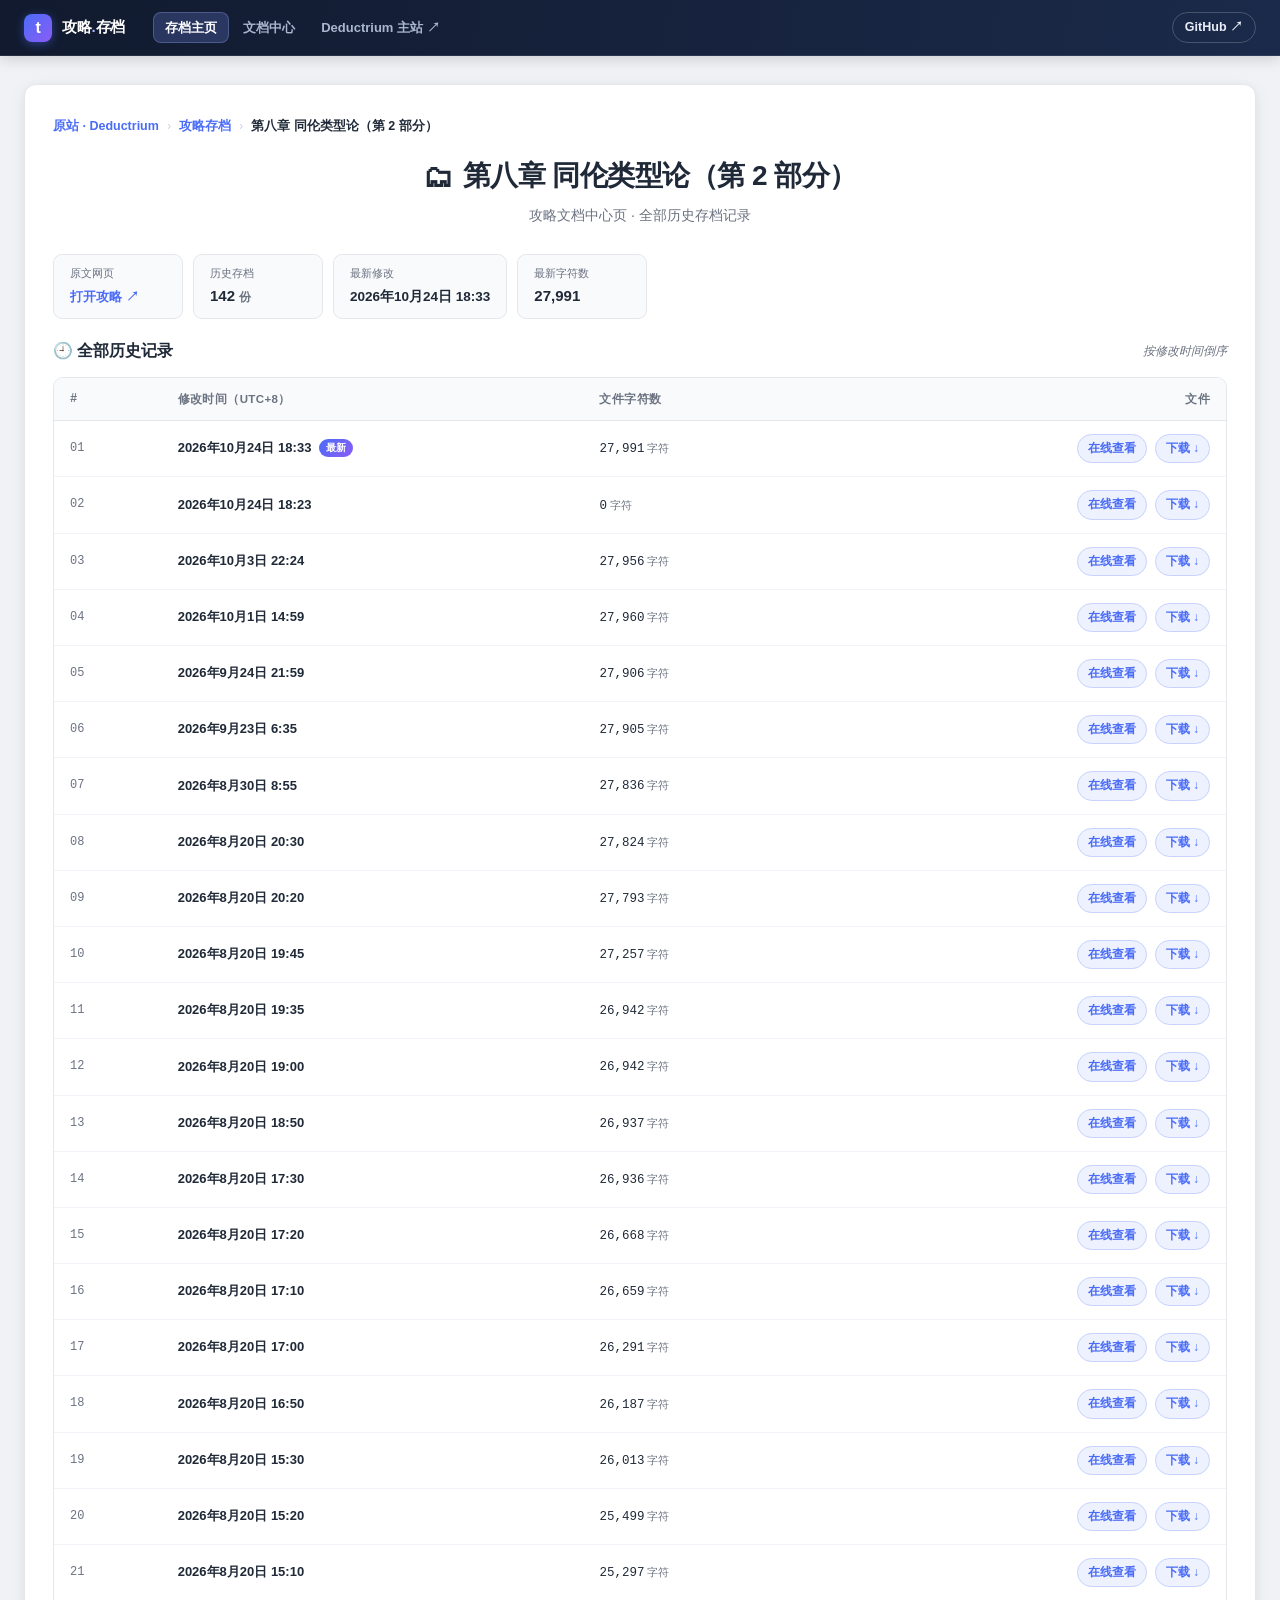
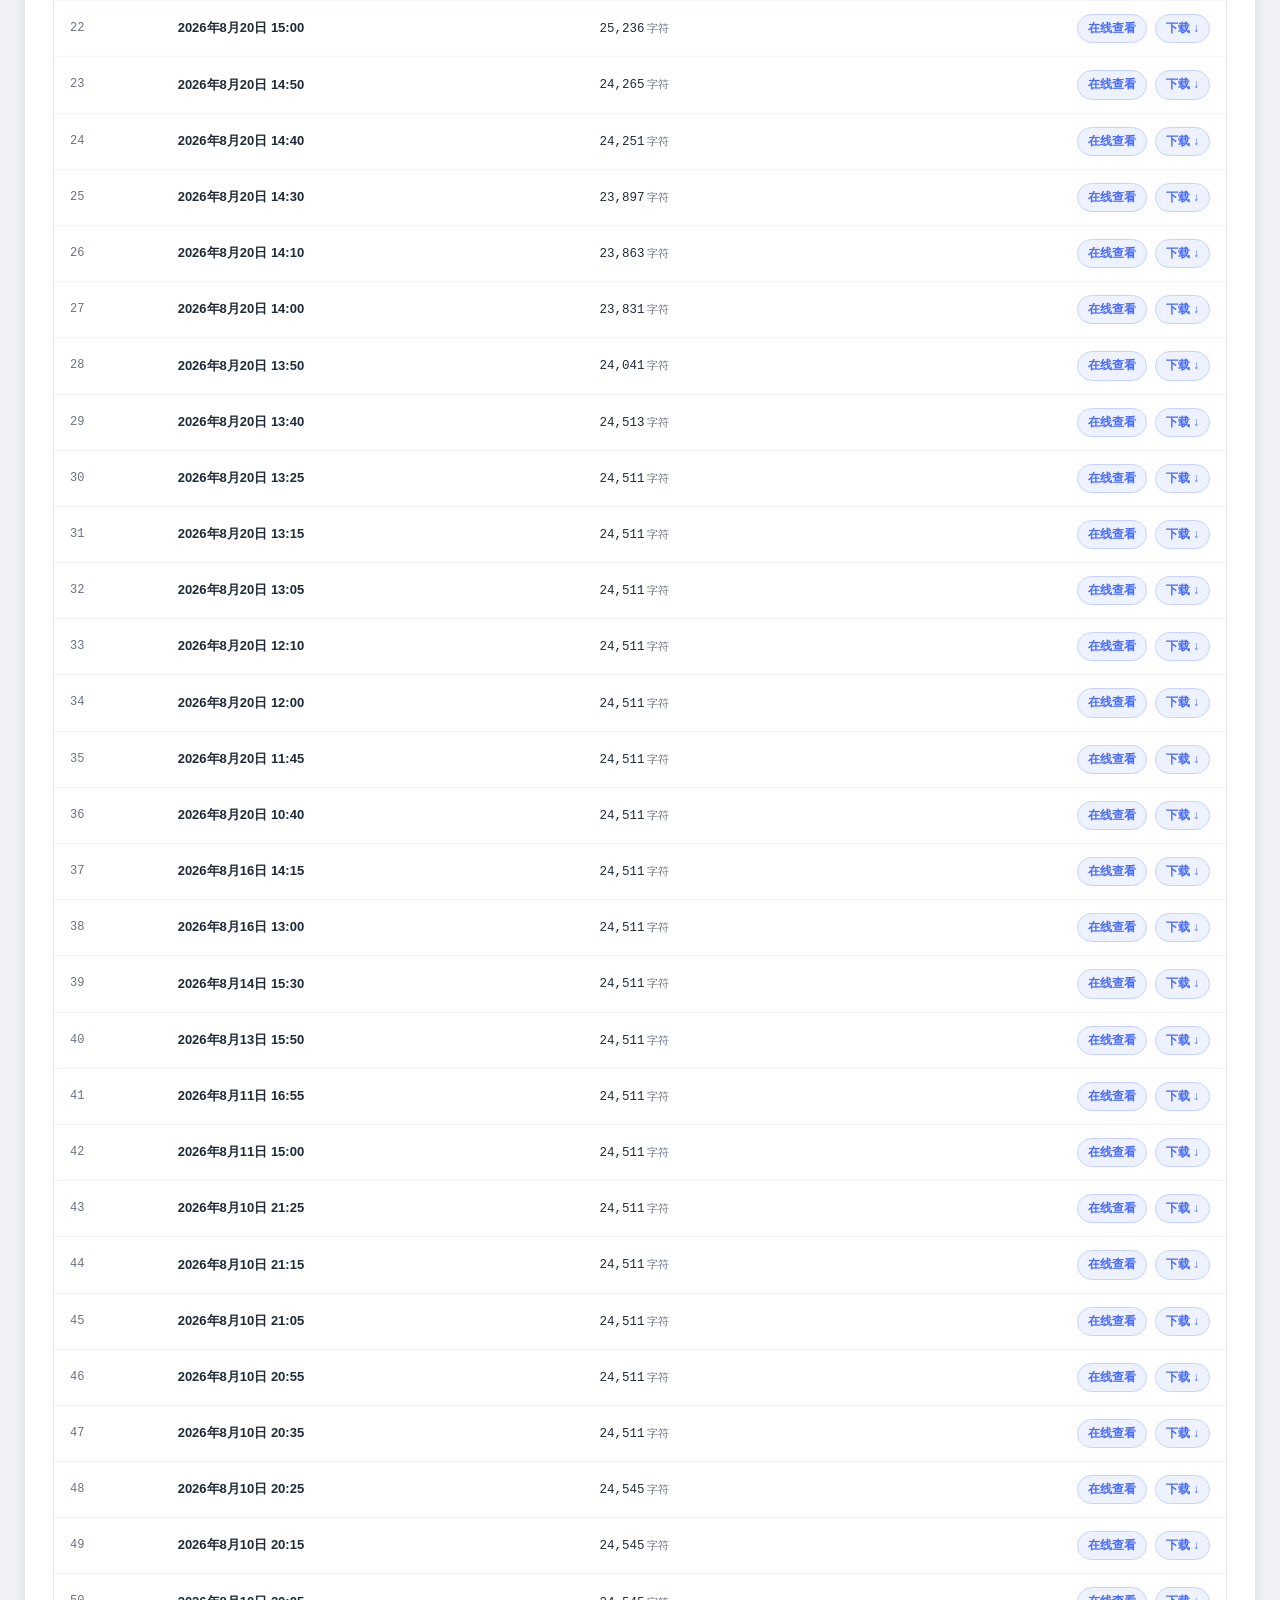
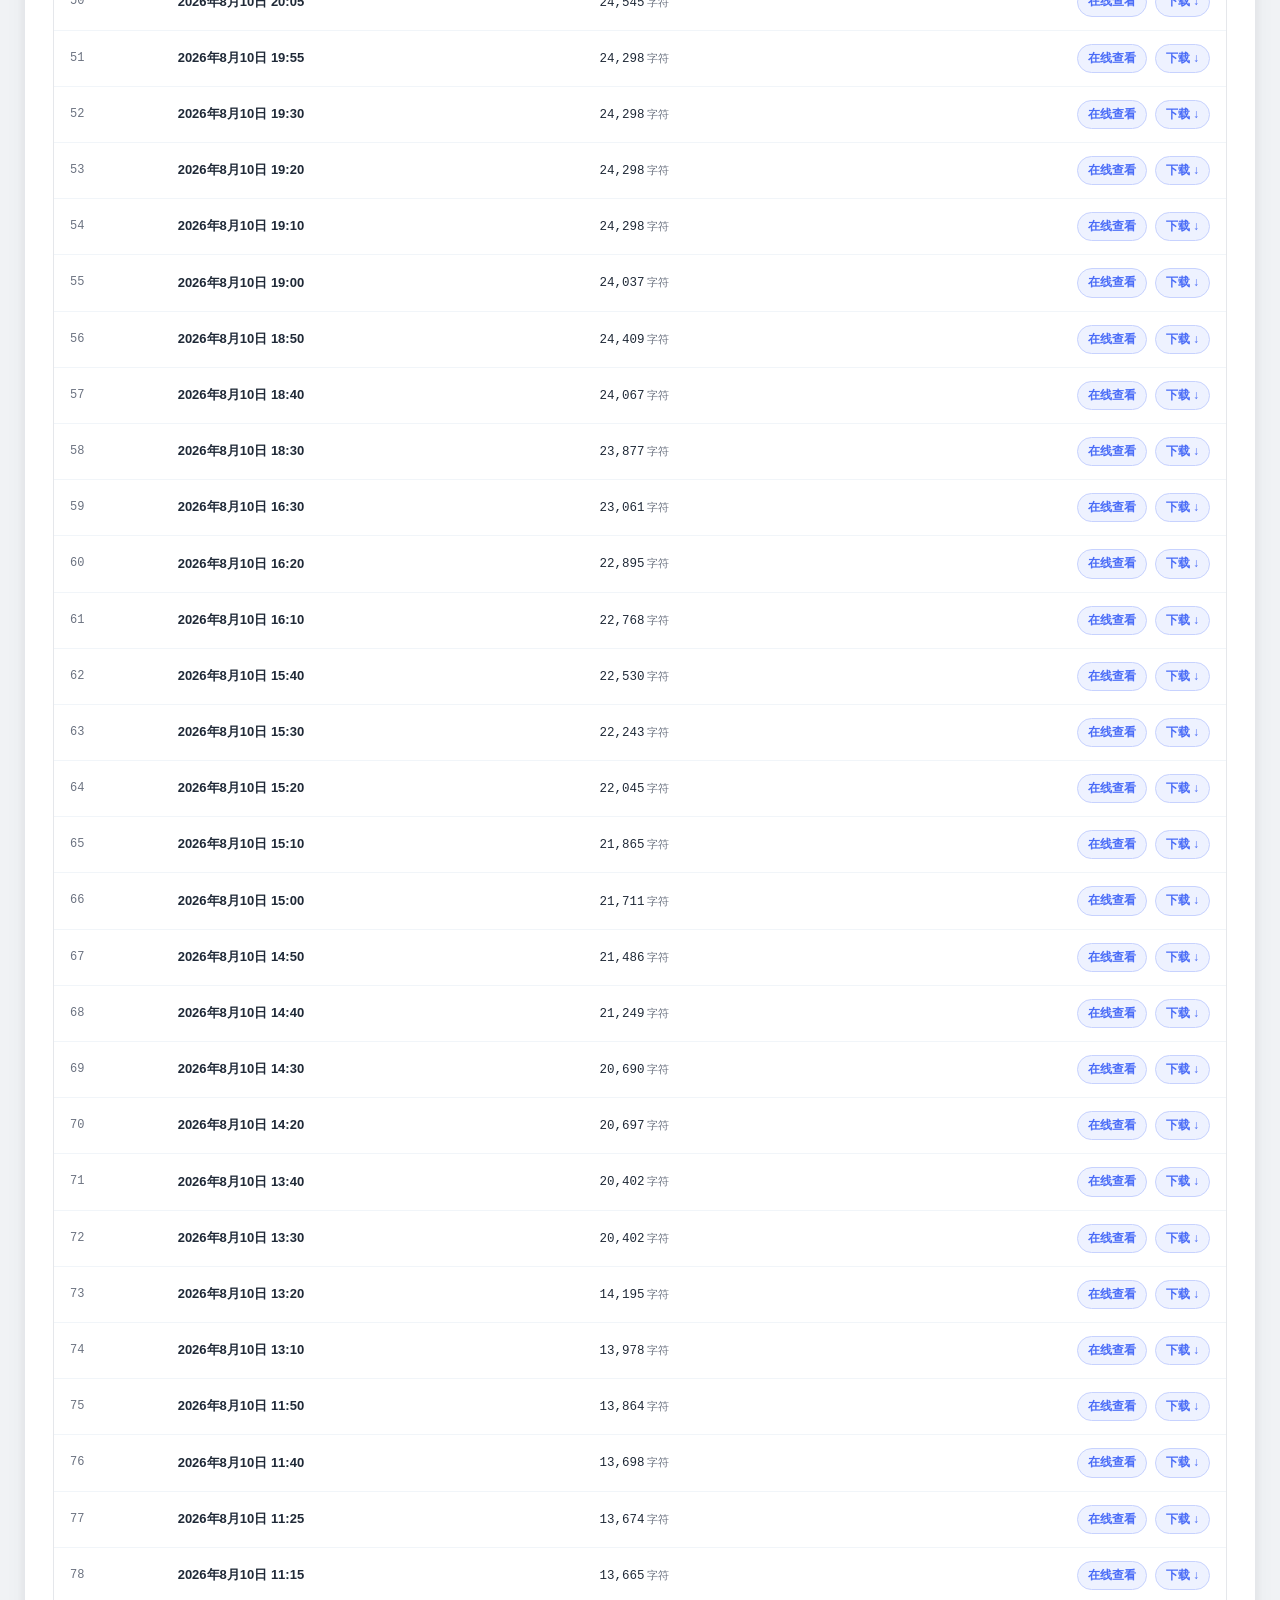
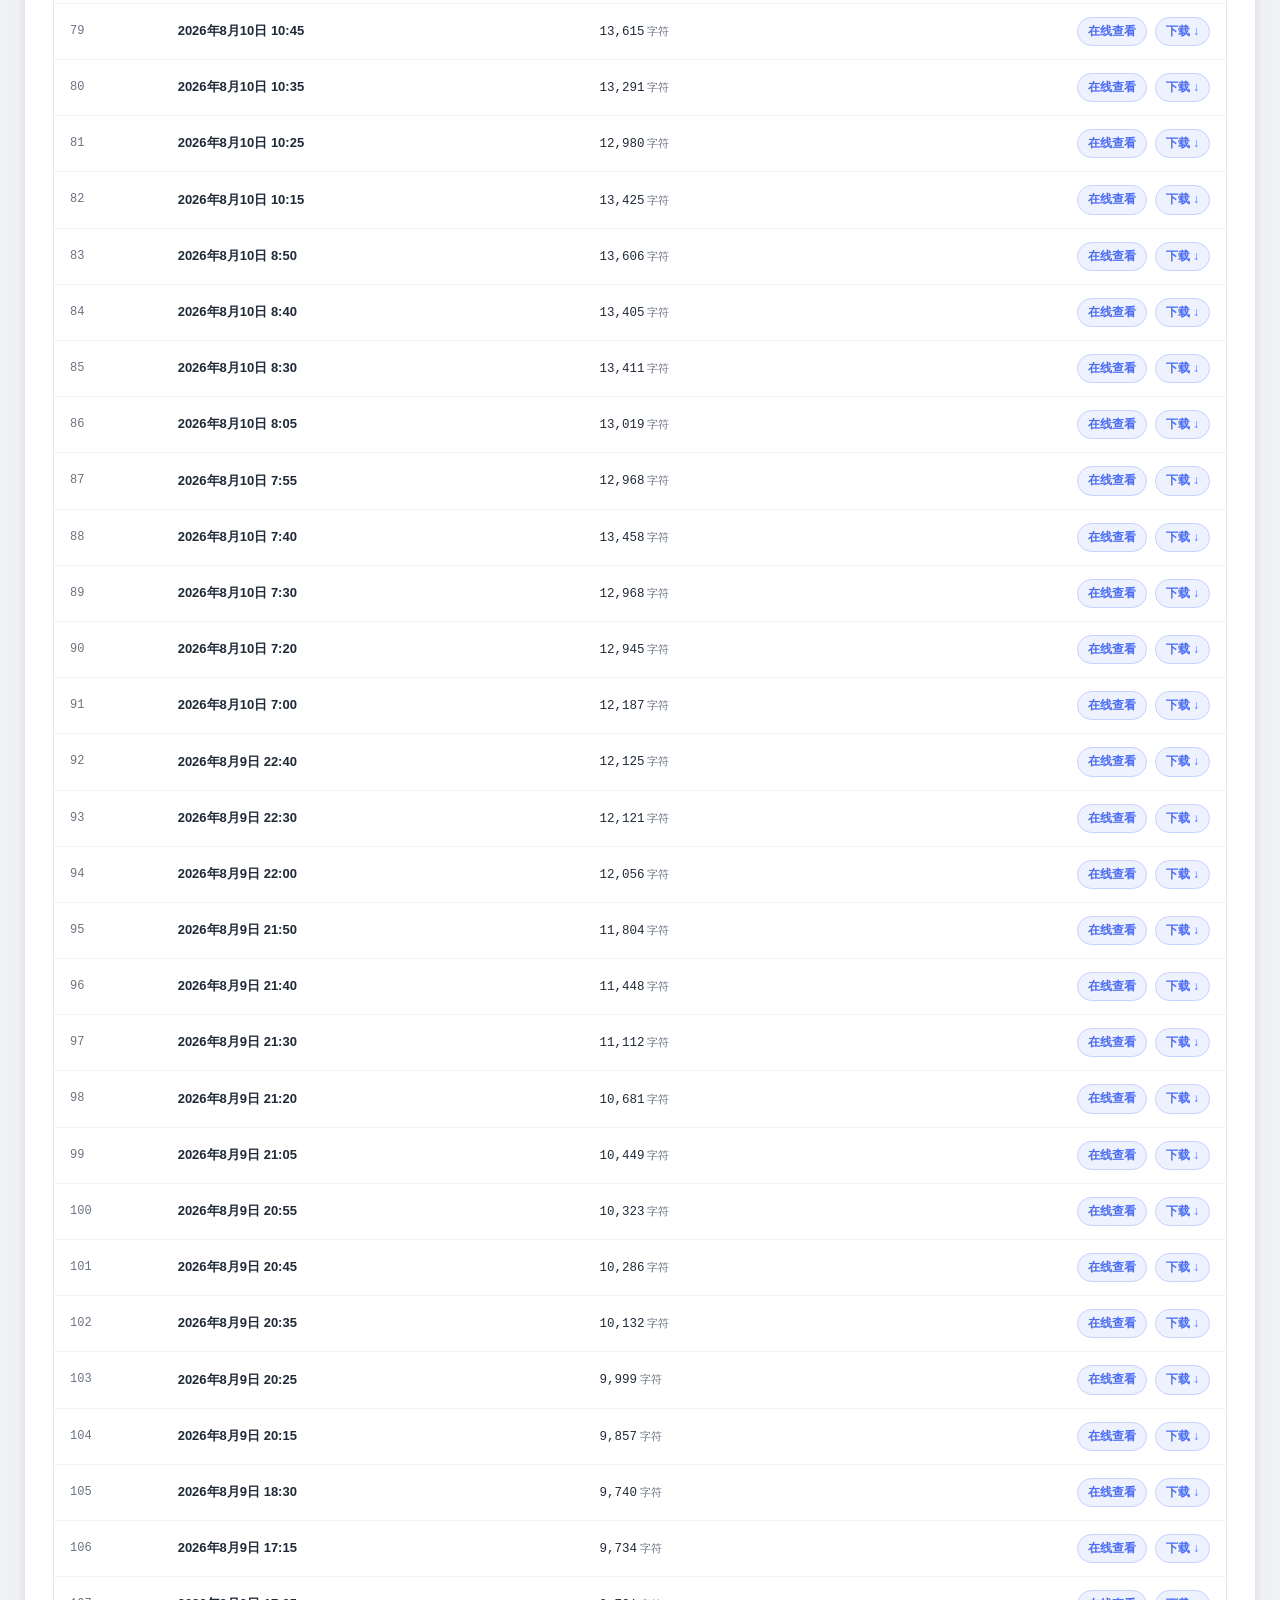
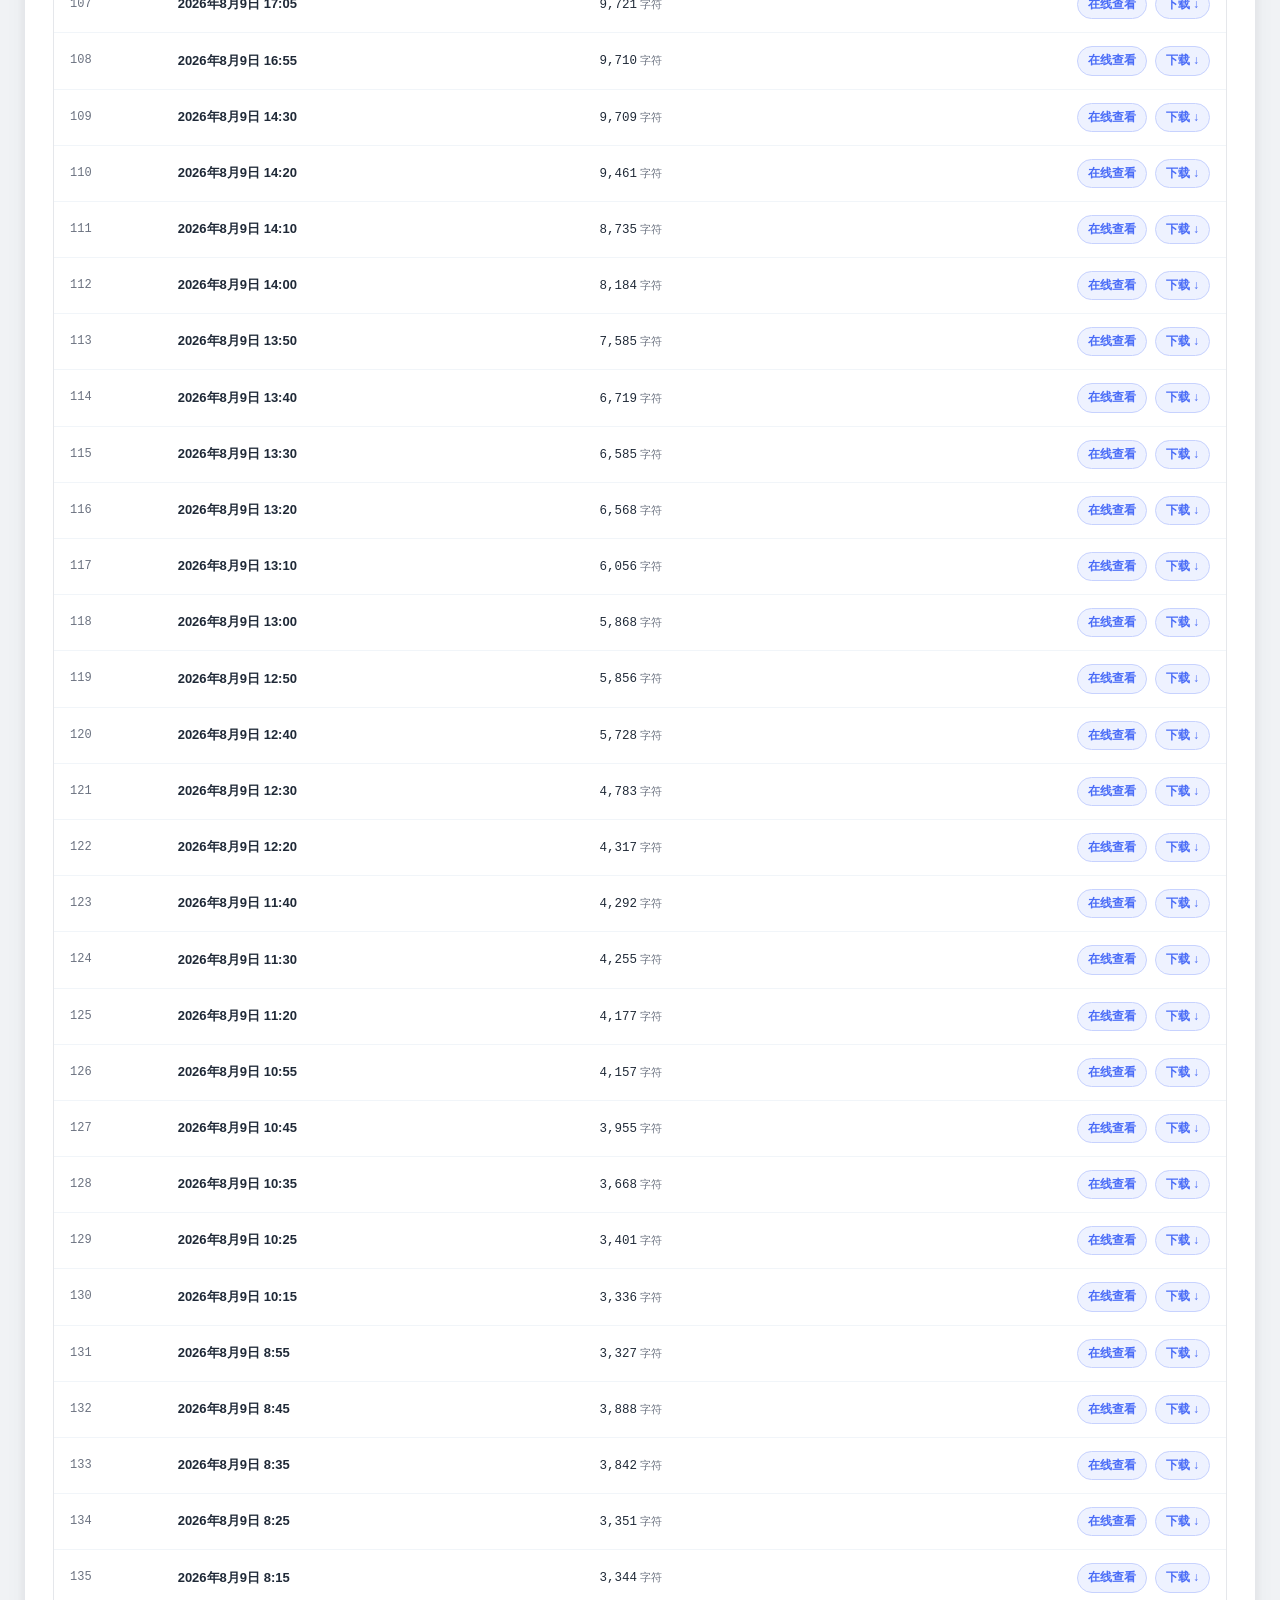
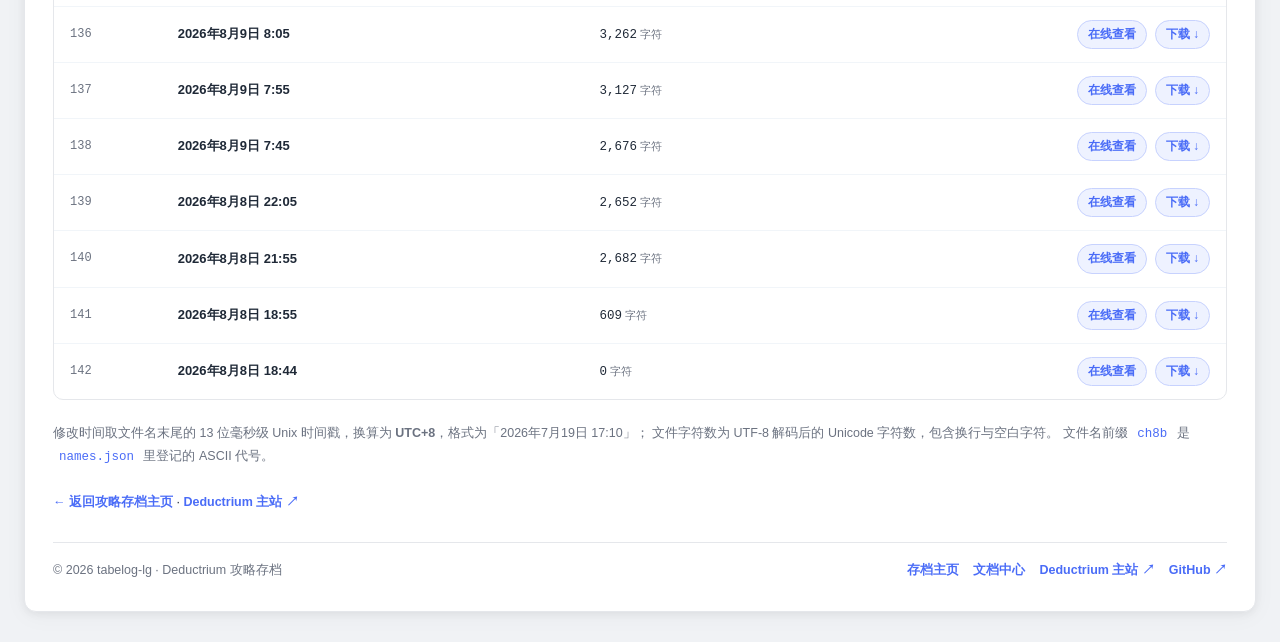
<file: docs/ch8b.html>
<!DOCTYPE html>
<html lang="zh-CN">
<head>
    <meta charset="UTF-8">
    <meta name="viewport" content="width=device-width, initial-scale=1.0">
    <title>第八章 同伦类型论（第 2 部分） · 存档历史</title>
    <meta name="description" content="第八章 同伦类型论（第 2 部分） 的全部历史存档：修改时间与文件字符数。">
    <link rel="icon" href="data:,">
    <link rel="stylesheet" href="../assets/site.css">
    <link rel="stylesheet" href="../assets/walkthrough.css">
    <script src="../assets/site.js" defer></script>
</head>
<body class="page-walkthrough has-site-nav" data-section="walkthrough">
    <header class="site-nav">
        <a class="site-nav__brand" href="../index.html">
            <span class="site-nav__mark">t</span>
            <span>攻略<span class="site-nav__dot">.</span>存档</span>
        </a>
        <nav class="site-nav__links" aria-label="主导航">
            <a href="../index.html" data-nav="walkthrough">存档主页</a>
            <a href="../index.html#docs" data-nav="docs">文档中心</a>
            <a href="https://tabelog-lg.github.io/deductrium/" data-nav="deductrium" target="_blank" rel="noopener">Deductrium 主站 ↗</a>
        </nav>
        <a class="site-nav__repo" href="https://github.com/tabelog-lg/deductrium-walkthrough" target="_blank" rel="noopener">GitHub ↗</a>
    </header>
    <div class="container">
        <div class="site-crumb">
            <a href="https://tabelog-lg.github.io/deductrium/">原站 · Deductrium</a><span class="sep">›</span><a href="../index.html">攻略存档</a><span class="sep">›</span><span class="cur">第八章 同伦类型论（第 2 部分）</span>
        </div>
        <div class="header">
            <h1><span class="icon">🗂</span> 第八章 同伦类型论（第 2 部分）</h1>
            <p>攻略文档中心页 · 全部历史存档记录</p>
        </div>

        <div class="wk-meta">
            <div class="wk-meta__item"><span class="k">原文网页</span><a class="v" href="https://hedgedoc.envs.net/H0kQsIfGQYSLwB-WUnLYxQ" target="_blank" rel="noopener">打开攻略 ↗</a></div>
            <div class="wk-meta__item"><span class="k">历史存档</span><span class="v">142 <small>份</small></span></div>
            <div class="wk-meta__item"><span class="k">最新修改</span><span class="v" style="font-size:13.5px">2026年10月24日 18:33</span></div>
            <div class="wk-meta__item"><span class="k">最新字符数</span><span class="v">27,991</span></div>
        </div>

        <div class="wk-block">
            <div class="section-header">
                <h2>🕘 全部历史记录</h2>
                <span class="hint">按修改时间倒序</span>
            </div>
            <div class="wk-table-wrap">
                <table class="wk-table wk-history">
                    <thead>
                        <tr>
                            <th class="col-num">#</th>
                            <th class="col-time">修改时间（UTC+8）</th>
                            <th class="col-chars">文件字符数</th>
                            <th class="col-actions">文件</th>
                        </tr>
                    </thead>
                    <tbody>
                <tr>
                    <td class="col-num">01</td>
                    <td class="col-time"><span class="wk-time">2026年10月24日 18:33</span><span class="wk-new">最新</span></td>
                    <td class="col-chars"><span class="wk-chars">27,991<small>字符</small></span></td>
                    <td class="col-actions">
                        <span class="wk-actions">
                            <a href="../view.html?f=archives/ch8b_1792838004442.md">在线查看</a>
                            <a href="../archives/ch8b_1792838004442.md" download>下载 ↓</a>
                        </span>
                    </td>
                </tr>
                <tr>
                    <td class="col-num">02</td>
                    <td class="col-time"><span class="wk-time">2026年10月24日 18:23</span></td>
                    <td class="col-chars"><span class="wk-chars">0<small>字符</small></span></td>
                    <td class="col-actions">
                        <span class="wk-actions">
                            <a href="../view.html?f=archives/ch8b_1792837384653.md">在线查看</a>
                            <a href="../archives/ch8b_1792837384653.md" download>下载 ↓</a>
                        </span>
                    </td>
                </tr>
                <tr>
                    <td class="col-num">03</td>
                    <td class="col-time"><span class="wk-time">2026年10月3日 22:24</span></td>
                    <td class="col-chars"><span class="wk-chars">27,956<small>字符</small></span></td>
                    <td class="col-actions">
                        <span class="wk-actions">
                            <a href="../view.html?f=archives/ch8b_1791037488768.md">在线查看</a>
                            <a href="../archives/ch8b_1791037488768.md" download>下载 ↓</a>
                        </span>
                    </td>
                </tr>
                <tr>
                    <td class="col-num">04</td>
                    <td class="col-time"><span class="wk-time">2026年10月1日 14:59</span></td>
                    <td class="col-chars"><span class="wk-chars">27,960<small>字符</small></span></td>
                    <td class="col-actions">
                        <span class="wk-actions">
                            <a href="../view.html?f=archives/ch8b_1790837988748.md">在线查看</a>
                            <a href="../archives/ch8b_1790837988748.md" download>下载 ↓</a>
                        </span>
                    </td>
                </tr>
                <tr>
                    <td class="col-num">05</td>
                    <td class="col-time"><span class="wk-time">2026年9月24日 21:59</span></td>
                    <td class="col-chars"><span class="wk-chars">27,906<small>字符</small></span></td>
                    <td class="col-actions">
                        <span class="wk-actions">
                            <a href="../view.html?f=archives/ch8b_1790258397659.md">在线查看</a>
                            <a href="../archives/ch8b_1790258397659.md" download>下载 ↓</a>
                        </span>
                    </td>
                </tr>
                <tr>
                    <td class="col-num">06</td>
                    <td class="col-time"><span class="wk-time">2026年9月23日 6:35</span></td>
                    <td class="col-chars"><span class="wk-chars">27,905<small>字符</small></span></td>
                    <td class="col-actions">
                        <span class="wk-actions">
                            <a href="../view.html?f=archives/ch8b_1790116524552.md">在线查看</a>
                            <a href="../archives/ch8b_1790116524552.md" download>下载 ↓</a>
                        </span>
                    </td>
                </tr>
                <tr>
                    <td class="col-num">07</td>
                    <td class="col-time"><span class="wk-time">2026年8月30日 8:55</span></td>
                    <td class="col-chars"><span class="wk-chars">27,836<small>字符</small></span></td>
                    <td class="col-actions">
                        <span class="wk-actions">
                            <a href="../view.html?f=archives/ch8b_1788051320423.md">在线查看</a>
                            <a href="../archives/ch8b_1788051320423.md" download>下载 ↓</a>
                        </span>
                    </td>
                </tr>
                <tr>
                    <td class="col-num">08</td>
                    <td class="col-time"><span class="wk-time">2026年8月20日 20:30</span></td>
                    <td class="col-chars"><span class="wk-chars">27,824<small>字符</small></span></td>
                    <td class="col-actions">
                        <span class="wk-actions">
                            <a href="../view.html?f=archives/ch8b_1787229024783.md">在线查看</a>
                            <a href="../archives/ch8b_1787229024783.md" download>下载 ↓</a>
                        </span>
                    </td>
                </tr>
                <tr>
                    <td class="col-num">09</td>
                    <td class="col-time"><span class="wk-time">2026年8月20日 20:20</span></td>
                    <td class="col-chars"><span class="wk-chars">27,793<small>字符</small></span></td>
                    <td class="col-actions">
                        <span class="wk-actions">
                            <a href="../view.html?f=archives/ch8b_1787228425496.md">在线查看</a>
                            <a href="../archives/ch8b_1787228425496.md" download>下载 ↓</a>
                        </span>
                    </td>
                </tr>
                <tr>
                    <td class="col-num">10</td>
                    <td class="col-time"><span class="wk-time">2026年8月20日 19:45</span></td>
                    <td class="col-chars"><span class="wk-chars">27,257<small>字符</small></span></td>
                    <td class="col-actions">
                        <span class="wk-actions">
                            <a href="../view.html?f=archives/ch8b_1787226320447.md">在线查看</a>
                            <a href="../archives/ch8b_1787226320447.md" download>下载 ↓</a>
                        </span>
                    </td>
                </tr>
                <tr>
                    <td class="col-num">11</td>
                    <td class="col-time"><span class="wk-time">2026年8月20日 19:35</span></td>
                    <td class="col-chars"><span class="wk-chars">26,942<small>字符</small></span></td>
                    <td class="col-actions">
                        <span class="wk-actions">
                            <a href="../view.html?f=archives/ch8b_1787225720500.md">在线查看</a>
                            <a href="../archives/ch8b_1787225720500.md" download>下载 ↓</a>
                        </span>
                    </td>
                </tr>
                <tr>
                    <td class="col-num">12</td>
                    <td class="col-time"><span class="wk-time">2026年8月20日 19:00</span></td>
                    <td class="col-chars"><span class="wk-chars">26,942<small>字符</small></span></td>
                    <td class="col-actions">
                        <span class="wk-actions">
                            <a href="../view.html?f=archives/ch8b_1787223623881.md">在线查看</a>
                            <a href="../archives/ch8b_1787223623881.md" download>下载 ↓</a>
                        </span>
                    </td>
                </tr>
                <tr>
                    <td class="col-num">13</td>
                    <td class="col-time"><span class="wk-time">2026年8月20日 18:50</span></td>
                    <td class="col-chars"><span class="wk-chars">26,937<small>字符</small></span></td>
                    <td class="col-actions">
                        <span class="wk-actions">
                            <a href="../view.html?f=archives/ch8b_1787223024547.md">在线查看</a>
                            <a href="../archives/ch8b_1787223024547.md" download>下载 ↓</a>
                        </span>
                    </td>
                </tr>
                <tr>
                    <td class="col-num">14</td>
                    <td class="col-time"><span class="wk-time">2026年8月20日 17:30</span></td>
                    <td class="col-chars"><span class="wk-chars">26,936<small>字符</small></span></td>
                    <td class="col-actions">
                        <span class="wk-actions">
                            <a href="../view.html?f=archives/ch8b_1787218220351.md">在线查看</a>
                            <a href="../archives/ch8b_1787218220351.md" download>下载 ↓</a>
                        </span>
                    </td>
                </tr>
                <tr>
                    <td class="col-num">15</td>
                    <td class="col-time"><span class="wk-time">2026年8月20日 17:20</span></td>
                    <td class="col-chars"><span class="wk-chars">26,668<small>字符</small></span></td>
                    <td class="col-actions">
                        <span class="wk-actions">
                            <a href="../view.html?f=archives/ch8b_1787217620480.md">在线查看</a>
                            <a href="../archives/ch8b_1787217620480.md" download>下载 ↓</a>
                        </span>
                    </td>
                </tr>
                <tr>
                    <td class="col-num">16</td>
                    <td class="col-time"><span class="wk-time">2026年8月20日 17:10</span></td>
                    <td class="col-chars"><span class="wk-chars">26,659<small>字符</small></span></td>
                    <td class="col-actions">
                        <span class="wk-actions">
                            <a href="../view.html?f=archives/ch8b_1787217025634.md">在线查看</a>
                            <a href="../archives/ch8b_1787217025634.md" download>下载 ↓</a>
                        </span>
                    </td>
                </tr>
                <tr>
                    <td class="col-num">17</td>
                    <td class="col-time"><span class="wk-time">2026年8月20日 17:00</span></td>
                    <td class="col-chars"><span class="wk-chars">26,291<small>字符</small></span></td>
                    <td class="col-actions">
                        <span class="wk-actions">
                            <a href="../view.html?f=archives/ch8b_1787216426220.md">在线查看</a>
                            <a href="../archives/ch8b_1787216426220.md" download>下载 ↓</a>
                        </span>
                    </td>
                </tr>
                <tr>
                    <td class="col-num">18</td>
                    <td class="col-time"><span class="wk-time">2026年8月20日 16:50</span></td>
                    <td class="col-chars"><span class="wk-chars">26,187<small>字符</small></span></td>
                    <td class="col-actions">
                        <span class="wk-actions">
                            <a href="../view.html?f=archives/ch8b_1787215826293.md">在线查看</a>
                            <a href="../archives/ch8b_1787215826293.md" download>下载 ↓</a>
                        </span>
                    </td>
                </tr>
                <tr>
                    <td class="col-num">19</td>
                    <td class="col-time"><span class="wk-time">2026年8月20日 15:30</span></td>
                    <td class="col-chars"><span class="wk-chars">26,013<small>字符</small></span></td>
                    <td class="col-actions">
                        <span class="wk-actions">
                            <a href="../view.html?f=archives/ch8b_1787211020536.md">在线查看</a>
                            <a href="../archives/ch8b_1787211020536.md" download>下载 ↓</a>
                        </span>
                    </td>
                </tr>
                <tr>
                    <td class="col-num">20</td>
                    <td class="col-time"><span class="wk-time">2026年8月20日 15:20</span></td>
                    <td class="col-chars"><span class="wk-chars">25,499<small>字符</small></span></td>
                    <td class="col-actions">
                        <span class="wk-actions">
                            <a href="../view.html?f=archives/ch8b_1787210420736.md">在线查看</a>
                            <a href="../archives/ch8b_1787210420736.md" download>下载 ↓</a>
                        </span>
                    </td>
                </tr>
                <tr>
                    <td class="col-num">21</td>
                    <td class="col-time"><span class="wk-time">2026年8月20日 15:10</span></td>
                    <td class="col-chars"><span class="wk-chars">25,297<small>字符</small></span></td>
                    <td class="col-actions">
                        <span class="wk-actions">
                            <a href="../view.html?f=archives/ch8b_1787209823702.md">在线查看</a>
                            <a href="../archives/ch8b_1787209823702.md" download>下载 ↓</a>
                        </span>
                    </td>
                </tr>
                <tr>
                    <td class="col-num">22</td>
                    <td class="col-time"><span class="wk-time">2026年8月20日 15:00</span></td>
                    <td class="col-chars"><span class="wk-chars">25,236<small>字符</small></span></td>
                    <td class="col-actions">
                        <span class="wk-actions">
                            <a href="../view.html?f=archives/ch8b_1787209226667.md">在线查看</a>
                            <a href="../archives/ch8b_1787209226667.md" download>下载 ↓</a>
                        </span>
                    </td>
                </tr>
                <tr>
                    <td class="col-num">23</td>
                    <td class="col-time"><span class="wk-time">2026年8月20日 14:50</span></td>
                    <td class="col-chars"><span class="wk-chars">24,265<small>字符</small></span></td>
                    <td class="col-actions">
                        <span class="wk-actions">
                            <a href="../view.html?f=archives/ch8b_1787208623512.md">在线查看</a>
                            <a href="../archives/ch8b_1787208623512.md" download>下载 ↓</a>
                        </span>
                    </td>
                </tr>
                <tr>
                    <td class="col-num">24</td>
                    <td class="col-time"><span class="wk-time">2026年8月20日 14:40</span></td>
                    <td class="col-chars"><span class="wk-chars">24,251<small>字符</small></span></td>
                    <td class="col-actions">
                        <span class="wk-actions">
                            <a href="../view.html?f=archives/ch8b_1787208023409.md">在线查看</a>
                            <a href="../archives/ch8b_1787208023409.md" download>下载 ↓</a>
                        </span>
                    </td>
                </tr>
                <tr>
                    <td class="col-num">25</td>
                    <td class="col-time"><span class="wk-time">2026年8月20日 14:30</span></td>
                    <td class="col-chars"><span class="wk-chars">23,897<small>字符</small></span></td>
                    <td class="col-actions">
                        <span class="wk-actions">
                            <a href="../view.html?f=archives/ch8b_1787207423451.md">在线查看</a>
                            <a href="../archives/ch8b_1787207423451.md" download>下载 ↓</a>
                        </span>
                    </td>
                </tr>
                <tr>
                    <td class="col-num">26</td>
                    <td class="col-time"><span class="wk-time">2026年8月20日 14:10</span></td>
                    <td class="col-chars"><span class="wk-chars">23,863<small>字符</small></span></td>
                    <td class="col-actions">
                        <span class="wk-actions">
                            <a href="../view.html?f=archives/ch8b_1787206220700.md">在线查看</a>
                            <a href="../archives/ch8b_1787206220700.md" download>下载 ↓</a>
                        </span>
                    </td>
                </tr>
                <tr>
                    <td class="col-num">27</td>
                    <td class="col-time"><span class="wk-time">2026年8月20日 14:00</span></td>
                    <td class="col-chars"><span class="wk-chars">23,831<small>字符</small></span></td>
                    <td class="col-actions">
                        <span class="wk-actions">
                            <a href="../view.html?f=archives/ch8b_1787205624237.md">在线查看</a>
                            <a href="../archives/ch8b_1787205624237.md" download>下载 ↓</a>
                        </span>
                    </td>
                </tr>
                <tr>
                    <td class="col-num">28</td>
                    <td class="col-time"><span class="wk-time">2026年8月20日 13:50</span></td>
                    <td class="col-chars"><span class="wk-chars">24,041<small>字符</small></span></td>
                    <td class="col-actions">
                        <span class="wk-actions">
                            <a href="../view.html?f=archives/ch8b_1787205026793.md">在线查看</a>
                            <a href="../archives/ch8b_1787205026793.md" download>下载 ↓</a>
                        </span>
                    </td>
                </tr>
                <tr>
                    <td class="col-num">29</td>
                    <td class="col-time"><span class="wk-time">2026年8月20日 13:40</span></td>
                    <td class="col-chars"><span class="wk-chars">24,513<small>字符</small></span></td>
                    <td class="col-actions">
                        <span class="wk-actions">
                            <a href="../view.html?f=archives/ch8b_1787204420446.md">在线查看</a>
                            <a href="../archives/ch8b_1787204420446.md" download>下载 ↓</a>
                        </span>
                    </td>
                </tr>
                <tr>
                    <td class="col-num">30</td>
                    <td class="col-time"><span class="wk-time">2026年8月20日 13:25</span></td>
                    <td class="col-chars"><span class="wk-chars">24,511<small>字符</small></span></td>
                    <td class="col-actions">
                        <span class="wk-actions">
                            <a href="../view.html?f=archives/ch8b_1787203520524.md">在线查看</a>
                            <a href="../archives/ch8b_1787203520524.md" download>下载 ↓</a>
                        </span>
                    </td>
                </tr>
                <tr>
                    <td class="col-num">31</td>
                    <td class="col-time"><span class="wk-time">2026年8月20日 13:15</span></td>
                    <td class="col-chars"><span class="wk-chars">24,511<small>字符</small></span></td>
                    <td class="col-actions">
                        <span class="wk-actions">
                            <a href="../view.html?f=archives/ch8b_1787202921069.md">在线查看</a>
                            <a href="../archives/ch8b_1787202921069.md" download>下载 ↓</a>
                        </span>
                    </td>
                </tr>
                <tr>
                    <td class="col-num">32</td>
                    <td class="col-time"><span class="wk-time">2026年8月20日 13:05</span></td>
                    <td class="col-chars"><span class="wk-chars">24,511<small>字符</small></span></td>
                    <td class="col-actions">
                        <span class="wk-actions">
                            <a href="../view.html?f=archives/ch8b_1787202319540.md">在线查看</a>
                            <a href="../archives/ch8b_1787202319540.md" download>下载 ↓</a>
                        </span>
                    </td>
                </tr>
                <tr>
                    <td class="col-num">33</td>
                    <td class="col-time"><span class="wk-time">2026年8月20日 12:10</span></td>
                    <td class="col-chars"><span class="wk-chars">24,511<small>字符</small></span></td>
                    <td class="col-actions">
                        <span class="wk-actions">
                            <a href="../view.html?f=archives/ch8b_1787199025077.md">在线查看</a>
                            <a href="../archives/ch8b_1787199025077.md" download>下载 ↓</a>
                        </span>
                    </td>
                </tr>
                <tr>
                    <td class="col-num">34</td>
                    <td class="col-time"><span class="wk-time">2026年8月20日 12:00</span></td>
                    <td class="col-chars"><span class="wk-chars">24,511<small>字符</small></span></td>
                    <td class="col-actions">
                        <span class="wk-actions">
                            <a href="../view.html?f=archives/ch8b_1787198419486.md">在线查看</a>
                            <a href="../archives/ch8b_1787198419486.md" download>下载 ↓</a>
                        </span>
                    </td>
                </tr>
                <tr>
                    <td class="col-num">35</td>
                    <td class="col-time"><span class="wk-time">2026年8月20日 11:45</span></td>
                    <td class="col-chars"><span class="wk-chars">24,511<small>字符</small></span></td>
                    <td class="col-actions">
                        <span class="wk-actions">
                            <a href="../view.html?f=archives/ch8b_1787197526172.md">在线查看</a>
                            <a href="../archives/ch8b_1787197526172.md" download>下载 ↓</a>
                        </span>
                    </td>
                </tr>
                <tr>
                    <td class="col-num">36</td>
                    <td class="col-time"><span class="wk-time">2026年8月20日 10:40</span></td>
                    <td class="col-chars"><span class="wk-chars">24,511<small>字符</small></span></td>
                    <td class="col-actions">
                        <span class="wk-actions">
                            <a href="../view.html?f=archives/ch8b_1787193626938.md">在线查看</a>
                            <a href="../archives/ch8b_1787193626938.md" download>下载 ↓</a>
                        </span>
                    </td>
                </tr>
                <tr>
                    <td class="col-num">37</td>
                    <td class="col-time"><span class="wk-time">2026年8月16日 14:15</span></td>
                    <td class="col-chars"><span class="wk-chars">24,511<small>字符</small></span></td>
                    <td class="col-actions">
                        <span class="wk-actions">
                            <a href="../view.html?f=archives/ch8b_1786860925229.md">在线查看</a>
                            <a href="../archives/ch8b_1786860925229.md" download>下载 ↓</a>
                        </span>
                    </td>
                </tr>
                <tr>
                    <td class="col-num">38</td>
                    <td class="col-time"><span class="wk-time">2026年8月16日 13:00</span></td>
                    <td class="col-chars"><span class="wk-chars">24,511<small>字符</small></span></td>
                    <td class="col-actions">
                        <span class="wk-actions">
                            <a href="../view.html?f=archives/ch8b_1786856430951.md">在线查看</a>
                            <a href="../archives/ch8b_1786856430951.md" download>下载 ↓</a>
                        </span>
                    </td>
                </tr>
                <tr>
                    <td class="col-num">39</td>
                    <td class="col-time"><span class="wk-time">2026年8月14日 15:30</span></td>
                    <td class="col-chars"><span class="wk-chars">24,511<small>字符</small></span></td>
                    <td class="col-actions">
                        <span class="wk-actions">
                            <a href="../view.html?f=archives/ch8b_1786692634631.md">在线查看</a>
                            <a href="../archives/ch8b_1786692634631.md" download>下载 ↓</a>
                        </span>
                    </td>
                </tr>
                <tr>
                    <td class="col-num">40</td>
                    <td class="col-time"><span class="wk-time">2026年8月13日 15:50</span></td>
                    <td class="col-chars"><span class="wk-chars">24,511<small>字符</small></span></td>
                    <td class="col-actions">
                        <span class="wk-actions">
                            <a href="../view.html?f=archives/ch8b_1786607423701.md">在线查看</a>
                            <a href="../archives/ch8b_1786607423701.md" download>下载 ↓</a>
                        </span>
                    </td>
                </tr>
                <tr>
                    <td class="col-num">41</td>
                    <td class="col-time"><span class="wk-time">2026年8月11日 16:55</span></td>
                    <td class="col-chars"><span class="wk-chars">24,511<small>字符</small></span></td>
                    <td class="col-actions">
                        <span class="wk-actions">
                            <a href="../view.html?f=archives/ch8b_1786438527955.md">在线查看</a>
                            <a href="../archives/ch8b_1786438527955.md" download>下载 ↓</a>
                        </span>
                    </td>
                </tr>
                <tr>
                    <td class="col-num">42</td>
                    <td class="col-time"><span class="wk-time">2026年8月11日 15:00</span></td>
                    <td class="col-chars"><span class="wk-chars">24,511<small>字符</small></span></td>
                    <td class="col-actions">
                        <span class="wk-actions">
                            <a href="../view.html?f=archives/ch8b_1786431624164.md">在线查看</a>
                            <a href="../archives/ch8b_1786431624164.md" download>下载 ↓</a>
                        </span>
                    </td>
                </tr>
                <tr>
                    <td class="col-num">43</td>
                    <td class="col-time"><span class="wk-time">2026年8月10日 21:25</span></td>
                    <td class="col-chars"><span class="wk-chars">24,511<small>字符</small></span></td>
                    <td class="col-actions">
                        <span class="wk-actions">
                            <a href="../view.html?f=archives/ch8b_1786368326428.md">在线查看</a>
                            <a href="../archives/ch8b_1786368326428.md" download>下载 ↓</a>
                        </span>
                    </td>
                </tr>
                <tr>
                    <td class="col-num">44</td>
                    <td class="col-time"><span class="wk-time">2026年8月10日 21:15</span></td>
                    <td class="col-chars"><span class="wk-chars">24,511<small>字符</small></span></td>
                    <td class="col-actions">
                        <span class="wk-actions">
                            <a href="../view.html?f=archives/ch8b_1786367731046.md">在线查看</a>
                            <a href="../archives/ch8b_1786367731046.md" download>下载 ↓</a>
                        </span>
                    </td>
                </tr>
                <tr>
                    <td class="col-num">45</td>
                    <td class="col-time"><span class="wk-time">2026年8月10日 21:05</span></td>
                    <td class="col-chars"><span class="wk-chars">24,511<small>字符</small></span></td>
                    <td class="col-actions">
                        <span class="wk-actions">
                            <a href="../view.html?f=archives/ch8b_1786367121100.md">在线查看</a>
                            <a href="../archives/ch8b_1786367121100.md" download>下载 ↓</a>
                        </span>
                    </td>
                </tr>
                <tr>
                    <td class="col-num">46</td>
                    <td class="col-time"><span class="wk-time">2026年8月10日 20:55</span></td>
                    <td class="col-chars"><span class="wk-chars">24,511<small>字符</small></span></td>
                    <td class="col-actions">
                        <span class="wk-actions">
                            <a href="../view.html?f=archives/ch8b_1786366521314.md">在线查看</a>
                            <a href="../archives/ch8b_1786366521314.md" download>下载 ↓</a>
                        </span>
                    </td>
                </tr>
                <tr>
                    <td class="col-num">47</td>
                    <td class="col-time"><span class="wk-time">2026年8月10日 20:35</span></td>
                    <td class="col-chars"><span class="wk-chars">24,511<small>字符</small></span></td>
                    <td class="col-actions">
                        <span class="wk-actions">
                            <a href="../view.html?f=archives/ch8b_1786365322387.md">在线查看</a>
                            <a href="../archives/ch8b_1786365322387.md" download>下载 ↓</a>
                        </span>
                    </td>
                </tr>
                <tr>
                    <td class="col-num">48</td>
                    <td class="col-time"><span class="wk-time">2026年8月10日 20:25</span></td>
                    <td class="col-chars"><span class="wk-chars">24,545<small>字符</small></span></td>
                    <td class="col-actions">
                        <span class="wk-actions">
                            <a href="../view.html?f=archives/ch8b_1786364721111.md">在线查看</a>
                            <a href="../archives/ch8b_1786364721111.md" download>下载 ↓</a>
                        </span>
                    </td>
                </tr>
                <tr>
                    <td class="col-num">49</td>
                    <td class="col-time"><span class="wk-time">2026年8月10日 20:15</span></td>
                    <td class="col-chars"><span class="wk-chars">24,545<small>字符</small></span></td>
                    <td class="col-actions">
                        <span class="wk-actions">
                            <a href="../view.html?f=archives/ch8b_1786364125343.md">在线查看</a>
                            <a href="../archives/ch8b_1786364125343.md" download>下载 ↓</a>
                        </span>
                    </td>
                </tr>
                <tr>
                    <td class="col-num">50</td>
                    <td class="col-time"><span class="wk-time">2026年8月10日 20:05</span></td>
                    <td class="col-chars"><span class="wk-chars">24,545<small>字符</small></span></td>
                    <td class="col-actions">
                        <span class="wk-actions">
                            <a href="../view.html?f=archives/ch8b_1786363520550.md">在线查看</a>
                            <a href="../archives/ch8b_1786363520550.md" download>下载 ↓</a>
                        </span>
                    </td>
                </tr>
                <tr>
                    <td class="col-num">51</td>
                    <td class="col-time"><span class="wk-time">2026年8月10日 19:55</span></td>
                    <td class="col-chars"><span class="wk-chars">24,298<small>字符</small></span></td>
                    <td class="col-actions">
                        <span class="wk-actions">
                            <a href="../view.html?f=archives/ch8b_1786362920391.md">在线查看</a>
                            <a href="../archives/ch8b_1786362920391.md" download>下载 ↓</a>
                        </span>
                    </td>
                </tr>
                <tr>
                    <td class="col-num">52</td>
                    <td class="col-time"><span class="wk-time">2026年8月10日 19:30</span></td>
                    <td class="col-chars"><span class="wk-chars">24,298<small>字符</small></span></td>
                    <td class="col-actions">
                        <span class="wk-actions">
                            <a href="../view.html?f=archives/ch8b_1786361423560.md">在线查看</a>
                            <a href="../archives/ch8b_1786361423560.md" download>下载 ↓</a>
                        </span>
                    </td>
                </tr>
                <tr>
                    <td class="col-num">53</td>
                    <td class="col-time"><span class="wk-time">2026年8月10日 19:20</span></td>
                    <td class="col-chars"><span class="wk-chars">24,298<small>字符</small></span></td>
                    <td class="col-actions">
                        <span class="wk-actions">
                            <a href="../view.html?f=archives/ch8b_1786360827453.md">在线查看</a>
                            <a href="../archives/ch8b_1786360827453.md" download>下载 ↓</a>
                        </span>
                    </td>
                </tr>
                <tr>
                    <td class="col-num">54</td>
                    <td class="col-time"><span class="wk-time">2026年8月10日 19:10</span></td>
                    <td class="col-chars"><span class="wk-chars">24,298<small>字符</small></span></td>
                    <td class="col-actions">
                        <span class="wk-actions">
                            <a href="../view.html?f=archives/ch8b_1786360230000.md">在线查看</a>
                            <a href="../archives/ch8b_1786360230000.md" download>下载 ↓</a>
                        </span>
                    </td>
                </tr>
                <tr>
                    <td class="col-num">55</td>
                    <td class="col-time"><span class="wk-time">2026年8月10日 19:00</span></td>
                    <td class="col-chars"><span class="wk-chars">24,037<small>字符</small></span></td>
                    <td class="col-actions">
                        <span class="wk-actions">
                            <a href="../view.html?f=archives/ch8b_1786359625222.md">在线查看</a>
                            <a href="../archives/ch8b_1786359625222.md" download>下载 ↓</a>
                        </span>
                    </td>
                </tr>
                <tr>
                    <td class="col-num">56</td>
                    <td class="col-time"><span class="wk-time">2026年8月10日 18:50</span></td>
                    <td class="col-chars"><span class="wk-chars">24,409<small>字符</small></span></td>
                    <td class="col-actions">
                        <span class="wk-actions">
                            <a href="../view.html?f=archives/ch8b_1786359025385.md">在线查看</a>
                            <a href="../archives/ch8b_1786359025385.md" download>下载 ↓</a>
                        </span>
                    </td>
                </tr>
                <tr>
                    <td class="col-num">57</td>
                    <td class="col-time"><span class="wk-time">2026年8月10日 18:40</span></td>
                    <td class="col-chars"><span class="wk-chars">24,067<small>字符</small></span></td>
                    <td class="col-actions">
                        <span class="wk-actions">
                            <a href="../view.html?f=archives/ch8b_1786358427447.md">在线查看</a>
                            <a href="../archives/ch8b_1786358427447.md" download>下载 ↓</a>
                        </span>
                    </td>
                </tr>
                <tr>
                    <td class="col-num">58</td>
                    <td class="col-time"><span class="wk-time">2026年8月10日 18:30</span></td>
                    <td class="col-chars"><span class="wk-chars">23,877<small>字符</small></span></td>
                    <td class="col-actions">
                        <span class="wk-actions">
                            <a href="../view.html?f=archives/ch8b_1786357825312.md">在线查看</a>
                            <a href="../archives/ch8b_1786357825312.md" download>下载 ↓</a>
                        </span>
                    </td>
                </tr>
                <tr>
                    <td class="col-num">59</td>
                    <td class="col-time"><span class="wk-time">2026年8月10日 16:30</span></td>
                    <td class="col-chars"><span class="wk-chars">23,061<small>字符</small></span></td>
                    <td class="col-actions">
                        <span class="wk-actions">
                            <a href="../view.html?f=archives/ch8b_1786350625698.md">在线查看</a>
                            <a href="../archives/ch8b_1786350625698.md" download>下载 ↓</a>
                        </span>
                    </td>
                </tr>
                <tr>
                    <td class="col-num">60</td>
                    <td class="col-time"><span class="wk-time">2026年8月10日 16:20</span></td>
                    <td class="col-chars"><span class="wk-chars">22,895<small>字符</small></span></td>
                    <td class="col-actions">
                        <span class="wk-actions">
                            <a href="../view.html?f=archives/ch8b_1786350024741.md">在线查看</a>
                            <a href="../archives/ch8b_1786350024741.md" download>下载 ↓</a>
                        </span>
                    </td>
                </tr>
                <tr>
                    <td class="col-num">61</td>
                    <td class="col-time"><span class="wk-time">2026年8月10日 16:10</span></td>
                    <td class="col-chars"><span class="wk-chars">22,768<small>字符</small></span></td>
                    <td class="col-actions">
                        <span class="wk-actions">
                            <a href="../view.html?f=archives/ch8b_1786349419838.md">在线查看</a>
                            <a href="../archives/ch8b_1786349419838.md" download>下载 ↓</a>
                        </span>
                    </td>
                </tr>
                <tr>
                    <td class="col-num">62</td>
                    <td class="col-time"><span class="wk-time">2026年8月10日 15:40</span></td>
                    <td class="col-chars"><span class="wk-chars">22,530<small>字符</small></span></td>
                    <td class="col-actions">
                        <span class="wk-actions">
                            <a href="../view.html?f=archives/ch8b_1786347620128.md">在线查看</a>
                            <a href="../archives/ch8b_1786347620128.md" download>下载 ↓</a>
                        </span>
                    </td>
                </tr>
                <tr>
                    <td class="col-num">63</td>
                    <td class="col-time"><span class="wk-time">2026年8月10日 15:30</span></td>
                    <td class="col-chars"><span class="wk-chars">22,243<small>字符</small></span></td>
                    <td class="col-actions">
                        <span class="wk-actions">
                            <a href="../view.html?f=archives/ch8b_1786347020114.md">在线查看</a>
                            <a href="../archives/ch8b_1786347020114.md" download>下载 ↓</a>
                        </span>
                    </td>
                </tr>
                <tr>
                    <td class="col-num">64</td>
                    <td class="col-time"><span class="wk-time">2026年8月10日 15:20</span></td>
                    <td class="col-chars"><span class="wk-chars">22,045<small>字符</small></span></td>
                    <td class="col-actions">
                        <span class="wk-actions">
                            <a href="../view.html?f=archives/ch8b_1786346420031.md">在线查看</a>
                            <a href="../archives/ch8b_1786346420031.md" download>下载 ↓</a>
                        </span>
                    </td>
                </tr>
                <tr>
                    <td class="col-num">65</td>
                    <td class="col-time"><span class="wk-time">2026年8月10日 15:10</span></td>
                    <td class="col-chars"><span class="wk-chars">21,865<small>字符</small></span></td>
                    <td class="col-actions">
                        <span class="wk-actions">
                            <a href="../view.html?f=archives/ch8b_1786345823805.md">在线查看</a>
                            <a href="../archives/ch8b_1786345823805.md" download>下载 ↓</a>
                        </span>
                    </td>
                </tr>
                <tr>
                    <td class="col-num">66</td>
                    <td class="col-time"><span class="wk-time">2026年8月10日 15:00</span></td>
                    <td class="col-chars"><span class="wk-chars">21,711<small>字符</small></span></td>
                    <td class="col-actions">
                        <span class="wk-actions">
                            <a href="../view.html?f=archives/ch8b_1786345223925.md">在线查看</a>
                            <a href="../archives/ch8b_1786345223925.md" download>下载 ↓</a>
                        </span>
                    </td>
                </tr>
                <tr>
                    <td class="col-num">67</td>
                    <td class="col-time"><span class="wk-time">2026年8月10日 14:50</span></td>
                    <td class="col-chars"><span class="wk-chars">21,486<small>字符</small></span></td>
                    <td class="col-actions">
                        <span class="wk-actions">
                            <a href="../view.html?f=archives/ch8b_1786344627777.md">在线查看</a>
                            <a href="../archives/ch8b_1786344627777.md" download>下载 ↓</a>
                        </span>
                    </td>
                </tr>
                <tr>
                    <td class="col-num">68</td>
                    <td class="col-time"><span class="wk-time">2026年8月10日 14:40</span></td>
                    <td class="col-chars"><span class="wk-chars">21,249<small>字符</small></span></td>
                    <td class="col-actions">
                        <span class="wk-actions">
                            <a href="../view.html?f=archives/ch8b_1786344034227.md">在线查看</a>
                            <a href="../archives/ch8b_1786344034227.md" download>下载 ↓</a>
                        </span>
                    </td>
                </tr>
                <tr>
                    <td class="col-num">69</td>
                    <td class="col-time"><span class="wk-time">2026年8月10日 14:30</span></td>
                    <td class="col-chars"><span class="wk-chars">20,690<small>字符</small></span></td>
                    <td class="col-actions">
                        <span class="wk-actions">
                            <a href="../view.html?f=archives/ch8b_1786343424352.md">在线查看</a>
                            <a href="../archives/ch8b_1786343424352.md" download>下载 ↓</a>
                        </span>
                    </td>
                </tr>
                <tr>
                    <td class="col-num">70</td>
                    <td class="col-time"><span class="wk-time">2026年8月10日 14:20</span></td>
                    <td class="col-chars"><span class="wk-chars">20,697<small>字符</small></span></td>
                    <td class="col-actions">
                        <span class="wk-actions">
                            <a href="../view.html?f=archives/ch8b_1786342829988.md">在线查看</a>
                            <a href="../archives/ch8b_1786342829988.md" download>下载 ↓</a>
                        </span>
                    </td>
                </tr>
                <tr>
                    <td class="col-num">71</td>
                    <td class="col-time"><span class="wk-time">2026年8月10日 13:40</span></td>
                    <td class="col-chars"><span class="wk-chars">20,402<small>字符</small></span></td>
                    <td class="col-actions">
                        <span class="wk-actions">
                            <a href="../view.html?f=archives/ch8b_1786340427017.md">在线查看</a>
                            <a href="../archives/ch8b_1786340427017.md" download>下载 ↓</a>
                        </span>
                    </td>
                </tr>
                <tr>
                    <td class="col-num">72</td>
                    <td class="col-time"><span class="wk-time">2026年8月10日 13:30</span></td>
                    <td class="col-chars"><span class="wk-chars">20,402<small>字符</small></span></td>
                    <td class="col-actions">
                        <span class="wk-actions">
                            <a href="../view.html?f=archives/ch8b_1786339829870.md">在线查看</a>
                            <a href="../archives/ch8b_1786339829870.md" download>下载 ↓</a>
                        </span>
                    </td>
                </tr>
                <tr>
                    <td class="col-num">73</td>
                    <td class="col-time"><span class="wk-time">2026年8月10日 13:20</span></td>
                    <td class="col-chars"><span class="wk-chars">14,195<small>字符</small></span></td>
                    <td class="col-actions">
                        <span class="wk-actions">
                            <a href="../view.html?f=archives/ch8b_1786339219784.md">在线查看</a>
                            <a href="../archives/ch8b_1786339219784.md" download>下载 ↓</a>
                        </span>
                    </td>
                </tr>
                <tr>
                    <td class="col-num">74</td>
                    <td class="col-time"><span class="wk-time">2026年8月10日 13:10</span></td>
                    <td class="col-chars"><span class="wk-chars">13,978<small>字符</small></span></td>
                    <td class="col-actions">
                        <span class="wk-actions">
                            <a href="../view.html?f=archives/ch8b_1786338622291.md">在线查看</a>
                            <a href="../archives/ch8b_1786338622291.md" download>下载 ↓</a>
                        </span>
                    </td>
                </tr>
                <tr>
                    <td class="col-num">75</td>
                    <td class="col-time"><span class="wk-time">2026年8月10日 11:50</span></td>
                    <td class="col-chars"><span class="wk-chars">13,864<small>字符</small></span></td>
                    <td class="col-actions">
                        <span class="wk-actions">
                            <a href="../view.html?f=archives/ch8b_1786333823859.md">在线查看</a>
                            <a href="../archives/ch8b_1786333823859.md" download>下载 ↓</a>
                        </span>
                    </td>
                </tr>
                <tr>
                    <td class="col-num">76</td>
                    <td class="col-time"><span class="wk-time">2026年8月10日 11:40</span></td>
                    <td class="col-chars"><span class="wk-chars">13,698<small>字符</small></span></td>
                    <td class="col-actions">
                        <span class="wk-actions">
                            <a href="../view.html?f=archives/ch8b_1786333222202.md">在线查看</a>
                            <a href="../archives/ch8b_1786333222202.md" download>下载 ↓</a>
                        </span>
                    </td>
                </tr>
                <tr>
                    <td class="col-num">77</td>
                    <td class="col-time"><span class="wk-time">2026年8月10日 11:25</span></td>
                    <td class="col-chars"><span class="wk-chars">13,674<small>字符</small></span></td>
                    <td class="col-actions">
                        <span class="wk-actions">
                            <a href="../view.html?f=archives/ch8b_1786332323143.md">在线查看</a>
                            <a href="../archives/ch8b_1786332323143.md" download>下载 ↓</a>
                        </span>
                    </td>
                </tr>
                <tr>
                    <td class="col-num">78</td>
                    <td class="col-time"><span class="wk-time">2026年8月10日 11:15</span></td>
                    <td class="col-chars"><span class="wk-chars">13,665<small>字符</small></span></td>
                    <td class="col-actions">
                        <span class="wk-actions">
                            <a href="../view.html?f=archives/ch8b_1786331722719.md">在线查看</a>
                            <a href="../archives/ch8b_1786331722719.md" download>下载 ↓</a>
                        </span>
                    </td>
                </tr>
                <tr>
                    <td class="col-num">79</td>
                    <td class="col-time"><span class="wk-time">2026年8月10日 10:45</span></td>
                    <td class="col-chars"><span class="wk-chars">13,615<small>字符</small></span></td>
                    <td class="col-actions">
                        <span class="wk-actions">
                            <a href="../view.html?f=archives/ch8b_1786329923716.md">在线查看</a>
                            <a href="../archives/ch8b_1786329923716.md" download>下载 ↓</a>
                        </span>
                    </td>
                </tr>
                <tr>
                    <td class="col-num">80</td>
                    <td class="col-time"><span class="wk-time">2026年8月10日 10:35</span></td>
                    <td class="col-chars"><span class="wk-chars">13,291<small>字符</small></span></td>
                    <td class="col-actions">
                        <span class="wk-actions">
                            <a href="../view.html?f=archives/ch8b_1786329332593.md">在线查看</a>
                            <a href="../archives/ch8b_1786329332593.md" download>下载 ↓</a>
                        </span>
                    </td>
                </tr>
                <tr>
                    <td class="col-num">81</td>
                    <td class="col-time"><span class="wk-time">2026年8月10日 10:25</span></td>
                    <td class="col-chars"><span class="wk-chars">12,980<small>字符</small></span></td>
                    <td class="col-actions">
                        <span class="wk-actions">
                            <a href="../view.html?f=archives/ch8b_1786328727135.md">在线查看</a>
                            <a href="../archives/ch8b_1786328727135.md" download>下载 ↓</a>
                        </span>
                    </td>
                </tr>
                <tr>
                    <td class="col-num">82</td>
                    <td class="col-time"><span class="wk-time">2026年8月10日 10:15</span></td>
                    <td class="col-chars"><span class="wk-chars">13,425<small>字符</small></span></td>
                    <td class="col-actions">
                        <span class="wk-actions">
                            <a href="../view.html?f=archives/ch8b_1786328124092.md">在线查看</a>
                            <a href="../archives/ch8b_1786328124092.md" download>下载 ↓</a>
                        </span>
                    </td>
                </tr>
                <tr>
                    <td class="col-num">83</td>
                    <td class="col-time"><span class="wk-time">2026年8月10日 8:50</span></td>
                    <td class="col-chars"><span class="wk-chars">13,606<small>字符</small></span></td>
                    <td class="col-actions">
                        <span class="wk-actions">
                            <a href="../view.html?f=archives/ch8b_1786323022984.md">在线查看</a>
                            <a href="../archives/ch8b_1786323022984.md" download>下载 ↓</a>
                        </span>
                    </td>
                </tr>
                <tr>
                    <td class="col-num">84</td>
                    <td class="col-time"><span class="wk-time">2026年8月10日 8:40</span></td>
                    <td class="col-chars"><span class="wk-chars">13,405<small>字符</small></span></td>
                    <td class="col-actions">
                        <span class="wk-actions">
                            <a href="../view.html?f=archives/ch8b_1786322422916.md">在线查看</a>
                            <a href="../archives/ch8b_1786322422916.md" download>下载 ↓</a>
                        </span>
                    </td>
                </tr>
                <tr>
                    <td class="col-num">85</td>
                    <td class="col-time"><span class="wk-time">2026年8月10日 8:30</span></td>
                    <td class="col-chars"><span class="wk-chars">13,411<small>字符</small></span></td>
                    <td class="col-actions">
                        <span class="wk-actions">
                            <a href="../view.html?f=archives/ch8b_1786321824210.md">在线查看</a>
                            <a href="../archives/ch8b_1786321824210.md" download>下载 ↓</a>
                        </span>
                    </td>
                </tr>
                <tr>
                    <td class="col-num">86</td>
                    <td class="col-time"><span class="wk-time">2026年8月10日 8:05</span></td>
                    <td class="col-chars"><span class="wk-chars">13,019<small>字符</small></span></td>
                    <td class="col-actions">
                        <span class="wk-actions">
                            <a href="../view.html?f=archives/ch8b_1786320320785.md">在线查看</a>
                            <a href="../archives/ch8b_1786320320785.md" download>下载 ↓</a>
                        </span>
                    </td>
                </tr>
                <tr>
                    <td class="col-num">87</td>
                    <td class="col-time"><span class="wk-time">2026年8月10日 7:55</span></td>
                    <td class="col-chars"><span class="wk-chars">12,968<small>字符</small></span></td>
                    <td class="col-actions">
                        <span class="wk-actions">
                            <a href="../view.html?f=archives/ch8b_1786319720767.md">在线查看</a>
                            <a href="../archives/ch8b_1786319720767.md" download>下载 ↓</a>
                        </span>
                    </td>
                </tr>
                <tr>
                    <td class="col-num">88</td>
                    <td class="col-time"><span class="wk-time">2026年8月10日 7:40</span></td>
                    <td class="col-chars"><span class="wk-chars">13,458<small>字符</small></span></td>
                    <td class="col-actions">
                        <span class="wk-actions">
                            <a href="../view.html?f=archives/ch8b_1786318820614.md">在线查看</a>
                            <a href="../archives/ch8b_1786318820614.md" download>下载 ↓</a>
                        </span>
                    </td>
                </tr>
                <tr>
                    <td class="col-num">89</td>
                    <td class="col-time"><span class="wk-time">2026年8月10日 7:30</span></td>
                    <td class="col-chars"><span class="wk-chars">12,968<small>字符</small></span></td>
                    <td class="col-actions">
                        <span class="wk-actions">
                            <a href="../view.html?f=archives/ch8b_1786318221531.md">在线查看</a>
                            <a href="../archives/ch8b_1786318221531.md" download>下载 ↓</a>
                        </span>
                    </td>
                </tr>
                <tr>
                    <td class="col-num">90</td>
                    <td class="col-time"><span class="wk-time">2026年8月10日 7:20</span></td>
                    <td class="col-chars"><span class="wk-chars">12,945<small>字符</small></span></td>
                    <td class="col-actions">
                        <span class="wk-actions">
                            <a href="../view.html?f=archives/ch8b_1786317621038.md">在线查看</a>
                            <a href="../archives/ch8b_1786317621038.md" download>下载 ↓</a>
                        </span>
                    </td>
                </tr>
                <tr>
                    <td class="col-num">91</td>
                    <td class="col-time"><span class="wk-time">2026年8月10日 7:00</span></td>
                    <td class="col-chars"><span class="wk-chars">12,187<small>字符</small></span></td>
                    <td class="col-actions">
                        <span class="wk-actions">
                            <a href="../view.html?f=archives/ch8b_1786316423199.md">在线查看</a>
                            <a href="../archives/ch8b_1786316423199.md" download>下载 ↓</a>
                        </span>
                    </td>
                </tr>
                <tr>
                    <td class="col-num">92</td>
                    <td class="col-time"><span class="wk-time">2026年8月9日 22:40</span></td>
                    <td class="col-chars"><span class="wk-chars">12,125<small>字符</small></span></td>
                    <td class="col-actions">
                        <span class="wk-actions">
                            <a href="../view.html?f=archives/ch8b_1786286426889.md">在线查看</a>
                            <a href="../archives/ch8b_1786286426889.md" download>下载 ↓</a>
                        </span>
                    </td>
                </tr>
                <tr>
                    <td class="col-num">93</td>
                    <td class="col-time"><span class="wk-time">2026年8月9日 22:30</span></td>
                    <td class="col-chars"><span class="wk-chars">12,121<small>字符</small></span></td>
                    <td class="col-actions">
                        <span class="wk-actions">
                            <a href="../view.html?f=archives/ch8b_1786285825218.md">在线查看</a>
                            <a href="../archives/ch8b_1786285825218.md" download>下载 ↓</a>
                        </span>
                    </td>
                </tr>
                <tr>
                    <td class="col-num">94</td>
                    <td class="col-time"><span class="wk-time">2026年8月9日 22:00</span></td>
                    <td class="col-chars"><span class="wk-chars">12,056<small>字符</small></span></td>
                    <td class="col-actions">
                        <span class="wk-actions">
                            <a href="../view.html?f=archives/ch8b_1786284021428.md">在线查看</a>
                            <a href="../archives/ch8b_1786284021428.md" download>下载 ↓</a>
                        </span>
                    </td>
                </tr>
                <tr>
                    <td class="col-num">95</td>
                    <td class="col-time"><span class="wk-time">2026年8月9日 21:50</span></td>
                    <td class="col-chars"><span class="wk-chars">11,804<small>字符</small></span></td>
                    <td class="col-actions">
                        <span class="wk-actions">
                            <a href="../view.html?f=archives/ch8b_1786283421428.md">在线查看</a>
                            <a href="../archives/ch8b_1786283421428.md" download>下载 ↓</a>
                        </span>
                    </td>
                </tr>
                <tr>
                    <td class="col-num">96</td>
                    <td class="col-time"><span class="wk-time">2026年8月9日 21:40</span></td>
                    <td class="col-chars"><span class="wk-chars">11,448<small>字符</small></span></td>
                    <td class="col-actions">
                        <span class="wk-actions">
                            <a href="../view.html?f=archives/ch8b_1786282821457.md">在线查看</a>
                            <a href="../archives/ch8b_1786282821457.md" download>下载 ↓</a>
                        </span>
                    </td>
                </tr>
                <tr>
                    <td class="col-num">97</td>
                    <td class="col-time"><span class="wk-time">2026年8月9日 21:30</span></td>
                    <td class="col-chars"><span class="wk-chars">11,112<small>字符</small></span></td>
                    <td class="col-actions">
                        <span class="wk-actions">
                            <a href="../view.html?f=archives/ch8b_1786282222325.md">在线查看</a>
                            <a href="../archives/ch8b_1786282222325.md" download>下载 ↓</a>
                        </span>
                    </td>
                </tr>
                <tr>
                    <td class="col-num">98</td>
                    <td class="col-time"><span class="wk-time">2026年8月9日 21:20</span></td>
                    <td class="col-chars"><span class="wk-chars">10,681<small>字符</small></span></td>
                    <td class="col-actions">
                        <span class="wk-actions">
                            <a href="../view.html?f=archives/ch8b_1786281623463.md">在线查看</a>
                            <a href="../archives/ch8b_1786281623463.md" download>下载 ↓</a>
                        </span>
                    </td>
                </tr>
                <tr>
                    <td class="col-num">99</td>
                    <td class="col-time"><span class="wk-time">2026年8月9日 21:05</span></td>
                    <td class="col-chars"><span class="wk-chars">10,449<small>字符</small></span></td>
                    <td class="col-actions">
                        <span class="wk-actions">
                            <a href="../view.html?f=archives/ch8b_1786280729320.md">在线查看</a>
                            <a href="../archives/ch8b_1786280729320.md" download>下载 ↓</a>
                        </span>
                    </td>
                </tr>
                <tr>
                    <td class="col-num">100</td>
                    <td class="col-time"><span class="wk-time">2026年8月9日 20:55</span></td>
                    <td class="col-chars"><span class="wk-chars">10,323<small>字符</small></span></td>
                    <td class="col-actions">
                        <span class="wk-actions">
                            <a href="../view.html?f=archives/ch8b_1786280133051.md">在线查看</a>
                            <a href="../archives/ch8b_1786280133051.md" download>下载 ↓</a>
                        </span>
                    </td>
                </tr>
                <tr>
                    <td class="col-num">101</td>
                    <td class="col-time"><span class="wk-time">2026年8月9日 20:45</span></td>
                    <td class="col-chars"><span class="wk-chars">10,286<small>字符</small></span></td>
                    <td class="col-actions">
                        <span class="wk-actions">
                            <a href="../view.html?f=archives/ch8b_1786279532784.md">在线查看</a>
                            <a href="../archives/ch8b_1786279532784.md" download>下载 ↓</a>
                        </span>
                    </td>
                </tr>
                <tr>
                    <td class="col-num">102</td>
                    <td class="col-time"><span class="wk-time">2026年8月9日 20:35</span></td>
                    <td class="col-chars"><span class="wk-chars">10,132<small>字符</small></span></td>
                    <td class="col-actions">
                        <span class="wk-actions">
                            <a href="../view.html?f=archives/ch8b_1786278928391.md">在线查看</a>
                            <a href="../archives/ch8b_1786278928391.md" download>下载 ↓</a>
                        </span>
                    </td>
                </tr>
                <tr>
                    <td class="col-num">103</td>
                    <td class="col-time"><span class="wk-time">2026年8月9日 20:25</span></td>
                    <td class="col-chars"><span class="wk-chars">9,999<small>字符</small></span></td>
                    <td class="col-actions">
                        <span class="wk-actions">
                            <a href="../view.html?f=archives/ch8b_1786278329023.md">在线查看</a>
                            <a href="../archives/ch8b_1786278329023.md" download>下载 ↓</a>
                        </span>
                    </td>
                </tr>
                <tr>
                    <td class="col-num">104</td>
                    <td class="col-time"><span class="wk-time">2026年8月9日 20:15</span></td>
                    <td class="col-chars"><span class="wk-chars">9,857<small>字符</small></span></td>
                    <td class="col-actions">
                        <span class="wk-actions">
                            <a href="../view.html?f=archives/ch8b_1786277730765.md">在线查看</a>
                            <a href="../archives/ch8b_1786277730765.md" download>下载 ↓</a>
                        </span>
                    </td>
                </tr>
                <tr>
                    <td class="col-num">105</td>
                    <td class="col-time"><span class="wk-time">2026年8月9日 18:30</span></td>
                    <td class="col-chars"><span class="wk-chars">9,740<small>字符</small></span></td>
                    <td class="col-actions">
                        <span class="wk-actions">
                            <a href="../view.html?f=archives/ch8b_1786271424587.md">在线查看</a>
                            <a href="../archives/ch8b_1786271424587.md" download>下载 ↓</a>
                        </span>
                    </td>
                </tr>
                <tr>
                    <td class="col-num">106</td>
                    <td class="col-time"><span class="wk-time">2026年8月9日 17:15</span></td>
                    <td class="col-chars"><span class="wk-chars">9,734<small>字符</small></span></td>
                    <td class="col-actions">
                        <span class="wk-actions">
                            <a href="../view.html?f=archives/ch8b_1786266930803.md">在线查看</a>
                            <a href="../archives/ch8b_1786266930803.md" download>下载 ↓</a>
                        </span>
                    </td>
                </tr>
                <tr>
                    <td class="col-num">107</td>
                    <td class="col-time"><span class="wk-time">2026年8月9日 17:05</span></td>
                    <td class="col-chars"><span class="wk-chars">9,721<small>字符</small></span></td>
                    <td class="col-actions">
                        <span class="wk-actions">
                            <a href="../view.html?f=archives/ch8b_1786266323961.md">在线查看</a>
                            <a href="../archives/ch8b_1786266323961.md" download>下载 ↓</a>
                        </span>
                    </td>
                </tr>
                <tr>
                    <td class="col-num">108</td>
                    <td class="col-time"><span class="wk-time">2026年8月9日 16:55</span></td>
                    <td class="col-chars"><span class="wk-chars">9,710<small>字符</small></span></td>
                    <td class="col-actions">
                        <span class="wk-actions">
                            <a href="../view.html?f=archives/ch8b_1786265719487.md">在线查看</a>
                            <a href="../archives/ch8b_1786265719487.md" download>下载 ↓</a>
                        </span>
                    </td>
                </tr>
                <tr>
                    <td class="col-num">109</td>
                    <td class="col-time"><span class="wk-time">2026年8月9日 14:30</span></td>
                    <td class="col-chars"><span class="wk-chars">9,709<small>字符</small></span></td>
                    <td class="col-actions">
                        <span class="wk-actions">
                            <a href="../view.html?f=archives/ch8b_1786257024171.md">在线查看</a>
                            <a href="../archives/ch8b_1786257024171.md" download>下载 ↓</a>
                        </span>
                    </td>
                </tr>
                <tr>
                    <td class="col-num">110</td>
                    <td class="col-time"><span class="wk-time">2026年8月9日 14:20</span></td>
                    <td class="col-chars"><span class="wk-chars">9,461<small>字符</small></span></td>
                    <td class="col-actions">
                        <span class="wk-actions">
                            <a href="../view.html?f=archives/ch8b_1786256426892.md">在线查看</a>
                            <a href="../archives/ch8b_1786256426892.md" download>下载 ↓</a>
                        </span>
                    </td>
                </tr>
                <tr>
                    <td class="col-num">111</td>
                    <td class="col-time"><span class="wk-time">2026年8月9日 14:10</span></td>
                    <td class="col-chars"><span class="wk-chars">8,735<small>字符</small></span></td>
                    <td class="col-actions">
                        <span class="wk-actions">
                            <a href="../view.html?f=archives/ch8b_1786255830569.md">在线查看</a>
                            <a href="../archives/ch8b_1786255830569.md" download>下载 ↓</a>
                        </span>
                    </td>
                </tr>
                <tr>
                    <td class="col-num">112</td>
                    <td class="col-time"><span class="wk-time">2026年8月9日 14:00</span></td>
                    <td class="col-chars"><span class="wk-chars">8,184<small>字符</small></span></td>
                    <td class="col-actions">
                        <span class="wk-actions">
                            <a href="../view.html?f=archives/ch8b_1786255227520.md">在线查看</a>
                            <a href="../archives/ch8b_1786255227520.md" download>下载 ↓</a>
                        </span>
                    </td>
                </tr>
                <tr>
                    <td class="col-num">113</td>
                    <td class="col-time"><span class="wk-time">2026年8月9日 13:50</span></td>
                    <td class="col-chars"><span class="wk-chars">7,585<small>字符</small></span></td>
                    <td class="col-actions">
                        <span class="wk-actions">
                            <a href="../view.html?f=archives/ch8b_1786254624193.md">在线查看</a>
                            <a href="../archives/ch8b_1786254624193.md" download>下载 ↓</a>
                        </span>
                    </td>
                </tr>
                <tr>
                    <td class="col-num">114</td>
                    <td class="col-time"><span class="wk-time">2026年8月9日 13:40</span></td>
                    <td class="col-chars"><span class="wk-chars">6,719<small>字符</small></span></td>
                    <td class="col-actions">
                        <span class="wk-actions">
                            <a href="../view.html?f=archives/ch8b_1786254030205.md">在线查看</a>
                            <a href="../archives/ch8b_1786254030205.md" download>下载 ↓</a>
                        </span>
                    </td>
                </tr>
                <tr>
                    <td class="col-num">115</td>
                    <td class="col-time"><span class="wk-time">2026年8月9日 13:30</span></td>
                    <td class="col-chars"><span class="wk-chars">6,585<small>字符</small></span></td>
                    <td class="col-actions">
                        <span class="wk-actions">
                            <a href="../view.html?f=archives/ch8b_1786253429506.md">在线查看</a>
                            <a href="../archives/ch8b_1786253429506.md" download>下载 ↓</a>
                        </span>
                    </td>
                </tr>
                <tr>
                    <td class="col-num">116</td>
                    <td class="col-time"><span class="wk-time">2026年8月9日 13:20</span></td>
                    <td class="col-chars"><span class="wk-chars">6,568<small>字符</small></span></td>
                    <td class="col-actions">
                        <span class="wk-actions">
                            <a href="../view.html?f=archives/ch8b_1786252828159.md">在线查看</a>
                            <a href="../archives/ch8b_1786252828159.md" download>下载 ↓</a>
                        </span>
                    </td>
                </tr>
                <tr>
                    <td class="col-num">117</td>
                    <td class="col-time"><span class="wk-time">2026年8月9日 13:10</span></td>
                    <td class="col-chars"><span class="wk-chars">6,056<small>字符</small></span></td>
                    <td class="col-actions">
                        <span class="wk-actions">
                            <a href="../view.html?f=archives/ch8b_1786252222928.md">在线查看</a>
                            <a href="../archives/ch8b_1786252222928.md" download>下载 ↓</a>
                        </span>
                    </td>
                </tr>
                <tr>
                    <td class="col-num">118</td>
                    <td class="col-time"><span class="wk-time">2026年8月9日 13:00</span></td>
                    <td class="col-chars"><span class="wk-chars">5,868<small>字符</small></span></td>
                    <td class="col-actions">
                        <span class="wk-actions">
                            <a href="../view.html?f=archives/ch8b_1786251622992.md">在线查看</a>
                            <a href="../archives/ch8b_1786251622992.md" download>下载 ↓</a>
                        </span>
                    </td>
                </tr>
                <tr>
                    <td class="col-num">119</td>
                    <td class="col-time"><span class="wk-time">2026年8月9日 12:50</span></td>
                    <td class="col-chars"><span class="wk-chars">5,856<small>字符</small></span></td>
                    <td class="col-actions">
                        <span class="wk-actions">
                            <a href="../view.html?f=archives/ch8b_1786251021793.md">在线查看</a>
                            <a href="../archives/ch8b_1786251021793.md" download>下载 ↓</a>
                        </span>
                    </td>
                </tr>
                <tr>
                    <td class="col-num">120</td>
                    <td class="col-time"><span class="wk-time">2026年8月9日 12:40</span></td>
                    <td class="col-chars"><span class="wk-chars">5,728<small>字符</small></span></td>
                    <td class="col-actions">
                        <span class="wk-actions">
                            <a href="../view.html?f=archives/ch8b_1786250427005.md">在线查看</a>
                            <a href="../archives/ch8b_1786250427005.md" download>下载 ↓</a>
                        </span>
                    </td>
                </tr>
                <tr>
                    <td class="col-num">121</td>
                    <td class="col-time"><span class="wk-time">2026年8月9日 12:30</span></td>
                    <td class="col-chars"><span class="wk-chars">4,783<small>字符</small></span></td>
                    <td class="col-actions">
                        <span class="wk-actions">
                            <a href="../view.html?f=archives/ch8b_1786249826889.md">在线查看</a>
                            <a href="../archives/ch8b_1786249826889.md" download>下载 ↓</a>
                        </span>
                    </td>
                </tr>
                <tr>
                    <td class="col-num">122</td>
                    <td class="col-time"><span class="wk-time">2026年8月9日 12:20</span></td>
                    <td class="col-chars"><span class="wk-chars">4,317<small>字符</small></span></td>
                    <td class="col-actions">
                        <span class="wk-actions">
                            <a href="../view.html?f=archives/ch8b_1786249222151.md">在线查看</a>
                            <a href="../archives/ch8b_1786249222151.md" download>下载 ↓</a>
                        </span>
                    </td>
                </tr>
                <tr>
                    <td class="col-num">123</td>
                    <td class="col-time"><span class="wk-time">2026年8月9日 11:40</span></td>
                    <td class="col-chars"><span class="wk-chars">4,292<small>字符</small></span></td>
                    <td class="col-actions">
                        <span class="wk-actions">
                            <a href="../view.html?f=archives/ch8b_1786246821725.md">在线查看</a>
                            <a href="../archives/ch8b_1786246821725.md" download>下载 ↓</a>
                        </span>
                    </td>
                </tr>
                <tr>
                    <td class="col-num">124</td>
                    <td class="col-time"><span class="wk-time">2026年8月9日 11:30</span></td>
                    <td class="col-chars"><span class="wk-chars">4,255<small>字符</small></span></td>
                    <td class="col-actions">
                        <span class="wk-actions">
                            <a href="../view.html?f=archives/ch8b_1786246227173.md">在线查看</a>
                            <a href="../archives/ch8b_1786246227173.md" download>下载 ↓</a>
                        </span>
                    </td>
                </tr>
                <tr>
                    <td class="col-num">125</td>
                    <td class="col-time"><span class="wk-time">2026年8月9日 11:20</span></td>
                    <td class="col-chars"><span class="wk-chars">4,177<small>字符</small></span></td>
                    <td class="col-actions">
                        <span class="wk-actions">
                            <a href="../view.html?f=archives/ch8b_1786245623763.md">在线查看</a>
                            <a href="../archives/ch8b_1786245623763.md" download>下载 ↓</a>
                        </span>
                    </td>
                </tr>
                <tr>
                    <td class="col-num">126</td>
                    <td class="col-time"><span class="wk-time">2026年8月9日 10:55</span></td>
                    <td class="col-chars"><span class="wk-chars">4,157<small>字符</small></span></td>
                    <td class="col-actions">
                        <span class="wk-actions">
                            <a href="../view.html?f=archives/ch8b_1786244130051.md">在线查看</a>
                            <a href="../archives/ch8b_1786244130051.md" download>下载 ↓</a>
                        </span>
                    </td>
                </tr>
                <tr>
                    <td class="col-num">127</td>
                    <td class="col-time"><span class="wk-time">2026年8月9日 10:45</span></td>
                    <td class="col-chars"><span class="wk-chars">3,955<small>字符</small></span></td>
                    <td class="col-actions">
                        <span class="wk-actions">
                            <a href="../view.html?f=archives/ch8b_1786243528779.md">在线查看</a>
                            <a href="../archives/ch8b_1786243528779.md" download>下载 ↓</a>
                        </span>
                    </td>
                </tr>
                <tr>
                    <td class="col-num">128</td>
                    <td class="col-time"><span class="wk-time">2026年8月9日 10:35</span></td>
                    <td class="col-chars"><span class="wk-chars">3,668<small>字符</small></span></td>
                    <td class="col-actions">
                        <span class="wk-actions">
                            <a href="../view.html?f=archives/ch8b_1786242926682.md">在线查看</a>
                            <a href="../archives/ch8b_1786242926682.md" download>下载 ↓</a>
                        </span>
                    </td>
                </tr>
                <tr>
                    <td class="col-num">129</td>
                    <td class="col-time"><span class="wk-time">2026年8月9日 10:25</span></td>
                    <td class="col-chars"><span class="wk-chars">3,401<small>字符</small></span></td>
                    <td class="col-actions">
                        <span class="wk-actions">
                            <a href="../view.html?f=archives/ch8b_1786242325635.md">在线查看</a>
                            <a href="../archives/ch8b_1786242325635.md" download>下载 ↓</a>
                        </span>
                    </td>
                </tr>
                <tr>
                    <td class="col-num">130</td>
                    <td class="col-time"><span class="wk-time">2026年8月9日 10:15</span></td>
                    <td class="col-chars"><span class="wk-chars">3,336<small>字符</small></span></td>
                    <td class="col-actions">
                        <span class="wk-actions">
                            <a href="../view.html?f=archives/ch8b_1786241724693.md">在线查看</a>
                            <a href="../archives/ch8b_1786241724693.md" download>下载 ↓</a>
                        </span>
                    </td>
                </tr>
                <tr>
                    <td class="col-num">131</td>
                    <td class="col-time"><span class="wk-time">2026年8月9日 8:55</span></td>
                    <td class="col-chars"><span class="wk-chars">3,327<small>字符</small></span></td>
                    <td class="col-actions">
                        <span class="wk-actions">
                            <a href="../view.html?f=archives/ch8b_1786236923963.md">在线查看</a>
                            <a href="../archives/ch8b_1786236923963.md" download>下载 ↓</a>
                        </span>
                    </td>
                </tr>
                <tr>
                    <td class="col-num">132</td>
                    <td class="col-time"><span class="wk-time">2026年8月9日 8:45</span></td>
                    <td class="col-chars"><span class="wk-chars">3,888<small>字符</small></span></td>
                    <td class="col-actions">
                        <span class="wk-actions">
                            <a href="../view.html?f=archives/ch8b_1786236326919.md">在线查看</a>
                            <a href="../archives/ch8b_1786236326919.md" download>下载 ↓</a>
                        </span>
                    </td>
                </tr>
                <tr>
                    <td class="col-num">133</td>
                    <td class="col-time"><span class="wk-time">2026年8月9日 8:35</span></td>
                    <td class="col-chars"><span class="wk-chars">3,842<small>字符</small></span></td>
                    <td class="col-actions">
                        <span class="wk-actions">
                            <a href="../view.html?f=archives/ch8b_1786235725995.md">在线查看</a>
                            <a href="../archives/ch8b_1786235725995.md" download>下载 ↓</a>
                        </span>
                    </td>
                </tr>
                <tr>
                    <td class="col-num">134</td>
                    <td class="col-time"><span class="wk-time">2026年8月9日 8:25</span></td>
                    <td class="col-chars"><span class="wk-chars">3,351<small>字符</small></span></td>
                    <td class="col-actions">
                        <span class="wk-actions">
                            <a href="../view.html?f=archives/ch8b_1786235124340.md">在线查看</a>
                            <a href="../archives/ch8b_1786235124340.md" download>下载 ↓</a>
                        </span>
                    </td>
                </tr>
                <tr>
                    <td class="col-num">135</td>
                    <td class="col-time"><span class="wk-time">2026年8月9日 8:15</span></td>
                    <td class="col-chars"><span class="wk-chars">3,344<small>字符</small></span></td>
                    <td class="col-actions">
                        <span class="wk-actions">
                            <a href="../view.html?f=archives/ch8b_1786234527108.md">在线查看</a>
                            <a href="../archives/ch8b_1786234527108.md" download>下载 ↓</a>
                        </span>
                    </td>
                </tr>
                <tr>
                    <td class="col-num">136</td>
                    <td class="col-time"><span class="wk-time">2026年8月9日 8:05</span></td>
                    <td class="col-chars"><span class="wk-chars">3,262<small>字符</small></span></td>
                    <td class="col-actions">
                        <span class="wk-actions">
                            <a href="../view.html?f=archives/ch8b_1786233922143.md">在线查看</a>
                            <a href="../archives/ch8b_1786233922143.md" download>下载 ↓</a>
                        </span>
                    </td>
                </tr>
                <tr>
                    <td class="col-num">137</td>
                    <td class="col-time"><span class="wk-time">2026年8月9日 7:55</span></td>
                    <td class="col-chars"><span class="wk-chars">3,127<small>字符</small></span></td>
                    <td class="col-actions">
                        <span class="wk-actions">
                            <a href="../view.html?f=archives/ch8b_1786233325756.md">在线查看</a>
                            <a href="../archives/ch8b_1786233325756.md" download>下载 ↓</a>
                        </span>
                    </td>
                </tr>
                <tr>
                    <td class="col-num">138</td>
                    <td class="col-time"><span class="wk-time">2026年8月9日 7:45</span></td>
                    <td class="col-chars"><span class="wk-chars">2,676<small>字符</small></span></td>
                    <td class="col-actions">
                        <span class="wk-actions">
                            <a href="../view.html?f=archives/ch8b_1786232723521.md">在线查看</a>
                            <a href="../archives/ch8b_1786232723521.md" download>下载 ↓</a>
                        </span>
                    </td>
                </tr>
                <tr>
                    <td class="col-num">139</td>
                    <td class="col-time"><span class="wk-time">2026年8月8日 22:05</span></td>
                    <td class="col-chars"><span class="wk-chars">2,652<small>字符</small></span></td>
                    <td class="col-actions">
                        <span class="wk-actions">
                            <a href="../view.html?f=archives/ch8b_1786197923418.md">在线查看</a>
                            <a href="../archives/ch8b_1786197923418.md" download>下载 ↓</a>
                        </span>
                    </td>
                </tr>
                <tr>
                    <td class="col-num">140</td>
                    <td class="col-time"><span class="wk-time">2026年8月8日 21:55</span></td>
                    <td class="col-chars"><span class="wk-chars">2,682<small>字符</small></span></td>
                    <td class="col-actions">
                        <span class="wk-actions">
                            <a href="../view.html?f=archives/ch8b_1786197328061.md">在线查看</a>
                            <a href="../archives/ch8b_1786197328061.md" download>下载 ↓</a>
                        </span>
                    </td>
                </tr>
                <tr>
                    <td class="col-num">141</td>
                    <td class="col-time"><span class="wk-time">2026年8月8日 18:55</span></td>
                    <td class="col-chars"><span class="wk-chars">609<small>字符</small></span></td>
                    <td class="col-actions">
                        <span class="wk-actions">
                            <a href="../view.html?f=archives/ch8b_1786186527763.md">在线查看</a>
                            <a href="../archives/ch8b_1786186527763.md" download>下载 ↓</a>
                        </span>
                    </td>
                </tr>
                <tr>
                    <td class="col-num">142</td>
                    <td class="col-time"><span class="wk-time">2026年8月8日 18:44</span></td>
                    <td class="col-chars"><span class="wk-chars">0<small>字符</small></span></td>
                    <td class="col-actions">
                        <span class="wk-actions">
                            <a href="../view.html?f=archives/ch8b_1786185880138.md">在线查看</a>
                            <a href="../archives/ch8b_1786185880138.md" download>下载 ↓</a>
                        </span>
                    </td>
                </tr>
                    </tbody>
                </table>
            </div>
        </div>

        <div class="wk-note">
            修改时间取文件名末尾的 13 位毫秒级 Unix 时间戳，换算为 <strong>UTC+8</strong>，格式为「2026年7月19日 17:10」；
            文件字符数为 UTF-8 解码后的 Unicode 字符数，包含换行与空白字符。
            文件名前缀 <code>ch8b</code> 是 <code>names.json</code> 里登记的 ASCII 代号。
        </div>

        <div class="wk-back"><a href="../index.html">← 返回攻略存档主页</a> · <a href="https://tabelog-lg.github.io/deductrium/">Deductrium 主站 ↗</a></div>
        <footer class="site-footer">
            <span>© 2026 tabelog-lg · Deductrium 攻略存档</span>
            <span class="site-footer__links">
                <a href="../index.html">存档主页</a>
                <a href="../index.html#docs">文档中心</a>
                <a href="https://tabelog-lg.github.io/deductrium/" target="_blank" rel="noopener">Deductrium 主站 ↗</a>
                <a href="https://github.com/tabelog-lg/deductrium-walkthrough" target="_blank" rel="noopener">GitHub ↗</a>
            </span>
        </footer>
    </div>
</body>
</html>
</file>
<file: assets/site.css>
/* ==========================================================================
   site.css · tabelog's local website 全站设计系统
   --------------------------------------------------------------------------
   单一设计源：设计变量、重置、页面骨架、站点顶栏、面包屑、页脚、首页组件。
   兼容层：保留旧站内页使用的 .container / .header / .section-header /
           .breadcrumb / .card-link / .footer / .version-section 等类名，
           使历史页面内联样式无需改动即可继续工作。
   工具页专属外观在 tools.css / tools-form.css，逻辑在 tools/*.js。
   ========================================================================== */

/* ============================ 01 设计变量 ============================ */
:root {
    --bg-color: #f0f2f5;
    --card-bg: #ffffff;
    --primary: #4a6cf7;
    --primary-hover: #3b5de7;
    --primary-soft: #eef2ff;
    --primary-line: #c7d2fe;
    --success: #22c55e;
    --success-hover: #16a34a;
    --danger: #ef4444;
    --danger-hover: #dc2626;
    --border: #e5e7eb;
    --text: #1f2937;
    --text-secondary: #6b7280;
    --shadow: 0 2px 8px rgba(0, 0, 0, 0.06), 0 4px 24px rgba(0, 0, 0, 0.04);
    --radius: 12px;
    --radius-sm: 8px;
    --transition: 0.2s ease;
    --font-mono: 'JetBrains Mono', 'Fira Code', 'Cascadia Code', 'Consolas', 'Monaco', monospace;

    /* 站点壳层 */
    --nav-height: 56px;
    --nav-bg: #111a2e;
    --nav-bg-2: #1b2a4a;
    --nav-fg: #e8edf7;
    --nav-fg-dim: #a9b6cf;
    --grad: linear-gradient(135deg, #4a6cf7 0%, #8b5cf6 100%);
}

/* ========================= 02 重置与页面骨架 ========================= */
* { margin: 0; padding: 0; box-sizing: border-box; }

body {
    font-family: 'Inter', 'PingFang SC', 'Microsoft YaHei', 'Helvetica Neue', -apple-system, sans-serif;
    background: var(--bg-color);
    color: var(--text);
    min-height: 100vh;
    padding: 32px 24px;
    display: flex;
    justify-content: center;
    align-items: flex-start;
    line-height: 1.5;
    -webkit-font-smoothing: antialiased;
    -moz-osx-font-smoothing: grayscale;
}

/* 全站顶栏为 fixed，所有挂了顶栏的页面统一让出顶部空间 */
body.has-site-nav { padding-top: calc(var(--nav-height) + 28px) !important; }

.container {
    width: 100%;
    max-width: 1280px;
    background: var(--card-bg);
    border-radius: var(--radius);
    box-shadow: var(--shadow);
    padding: 32px 28px;
    border: 1px solid var(--border);
}

/* ============================= 03 页头 ============================= */
.header { text-align: center; margin-bottom: 28px; }
.header h1 {
    font-size: 28px;
    font-weight: 700;
    letter-spacing: -0.5px;
    color: var(--text);
    display: flex;
    align-items: center;
    justify-content: center;
    gap: 10px;
}
.header h1 .icon { font-size: 30px; }
.header p { color: var(--text-secondary); font-size: 14px; margin-top: 6px; }

/* ========================= 04 区块头 / 徽标 ========================= */
.section-header {
    display: flex;
    align-items: center;
    justify-content: space-between;
    margin-bottom: 18px;
    flex-wrap: wrap;
    gap: 10px;
}
.section-header h2 {
    font-size: 16px;
    font-weight: 700;
    color: var(--text);
    display: flex;
    align-items: center;
    gap: 8px;
}
.badge {
    background: var(--primary);
    color: #fff;
    font-size: 12px;
    font-weight: 600;
    padding: 2px 10px;
    border-radius: 20px;
    letter-spacing: 0.5px;
}
.hint { font-size: 12px; color: var(--text-secondary); font-style: italic; }

/* ============================ 05 分隔线 ============================ */
.divider { border: none; border-top: 2px dashed var(--border); margin: 8px 0 28px; }

/* ==================== 06 兼容：旧页脚 / 行内代码 ==================== */
.footer {
    margin-top: 26px;
    padding-top: 16px;
    border-top: 1px solid var(--border);
    text-align: center;
    font-size: 12.5px;
    color: var(--text-secondary);
}
.footer a { color: var(--primary); font-weight: 600; text-decoration: none; }
.footer a:hover { text-decoration: underline; }
code {
    font-family: var(--font-mono);
    font-size: 12.5px;
    padding: 1px 6px;
    background: var(--primary-soft);
    border-radius: 4px;
    color: var(--primary);
}

/* ==================== 07 兼容：导航类页面结构 ==================== */
.version-section { margin-bottom: 28px; }
.version-section:last-child { margin-bottom: 8px; }
.version-section .section-header { margin-bottom: 12px; }
.about-text { font-size: 13.5px; line-height: 1.75; color: var(--text-secondary); padding: 4px 2px; }
.about-text a { color: var(--primary); font-weight: 600; text-decoration: none; }
.about-text a:hover { text-decoration: underline; }
.breadcrumb {
    font-size: 12.5px;
    color: var(--text-secondary);
    margin-bottom: 10px;
    display: flex;
    gap: 6px;
    align-items: center;
    flex-wrap: wrap;
}
.breadcrumb a { color: var(--primary); text-decoration: none; font-weight: 600; }
.breadcrumb a:hover { text-decoration: underline; }
.breadcrumb .sep { color: #cbd5e1; }
.card-link {
    display: inline-flex;
    align-items: center;
    gap: 4px;
    padding: 7px 14px;
    border-radius: 20px;
    font-size: 12.5px;
    font-weight: 600;
    text-decoration: none;
    transition: all var(--transition);
    border: 1.5px solid transparent;
    white-space: nowrap;
}
.card-link.primary { background: var(--primary); color: #fff; border-color: var(--primary); }
.card-link.primary:hover {
    background: var(--primary-hover);
    border-color: var(--primary-hover);
    box-shadow: 0 3px 10px rgba(74, 108, 247, 0.3);
}
.card-link.ghost { background: #fff; color: var(--text-secondary); border-color: var(--border); }
.card-link.ghost:hover { color: var(--primary); border-color: var(--primary-line); background: var(--primary-soft); }

/* ========================= 08 全站顶栏 ========================= */
.site-nav {
    position: fixed;
    top: 0; left: 0; right: 0;
    height: var(--nav-height);
    z-index: 1000;
    display: flex;
    align-items: center;
    gap: 28px;
    padding: 0 24px;
    background: linear-gradient(100deg, var(--nav-bg) 0%, var(--nav-bg-2) 100%);
    border-bottom: 1px solid rgba(255, 255, 255, 0.09);
    box-shadow: 0 2px 14px rgba(15, 23, 42, 0.18);
}
.site-nav__brand {
    display: inline-flex;
    align-items: center;
    gap: 10px;
    color: #fff;
    text-decoration: none;
    font-weight: 700;
    font-size: 15px;
    letter-spacing: -0.2px;
    white-space: nowrap;
    flex: none;
}
.site-nav__mark {
    width: 28px; height: 28px;
    display: grid; place-items: center;
    border-radius: 8px;
    background: var(--grad);
    font-size: 16px;
    box-shadow: 0 2px 10px rgba(74, 108, 247, 0.45);
}
.site-nav__dot { color: #a5b4fc; }
.site-nav__links {
    display: flex;
    align-items: center;
    gap: 2px;
    min-width: 0;
    overflow-x: auto;
    scrollbar-width: none;
}
.site-nav__links::-webkit-scrollbar { display: none; }
.site-nav__links a {
    color: var(--nav-fg-dim);
    text-decoration: none;
    font-size: 13px;
    font-weight: 600;
    padding: 6px 12px;
    border-radius: 8px;
    white-space: nowrap;
    transition: color var(--transition), background var(--transition);
}
.site-nav__links a:hover { color: #fff; background: rgba(255, 255, 255, 0.08); }
.site-nav__links a.is-active {
    color: #fff;
    background: rgba(122, 145, 255, 0.22);
    box-shadow: inset 0 0 0 1px rgba(165, 180, 252, 0.28);
}
.site-nav__repo {
    margin-left: auto;
    flex: none;
    color: var(--nav-fg);
    font-size: 12.5px;
    font-weight: 600;
    text-decoration: none;
    border: 1px solid rgba(255, 255, 255, 0.2);
    border-radius: 20px;
    padding: 5px 12px;
    transition: all var(--transition);
    white-space: nowrap;
}
.site-nav__repo:hover { background: rgba(255, 255, 255, 0.12); border-color: rgba(255, 255, 255, 0.4); }

/* ========================= 09 全站面包屑 ========================= */
.site-crumb {
    display: flex;
    align-items: center;
    flex-wrap: wrap;
    gap: 8px;
    font-size: 12.5px;
    color: var(--text-secondary);
    margin-bottom: 18px;
}
.site-crumb a { color: var(--primary); text-decoration: none; font-weight: 600; }
.site-crumb a:hover { text-decoration: underline; }
.site-crumb .sep { color: #cbd5e1; }
.site-crumb .cur { color: var(--text); font-weight: 600; }

/* ========================= 10 全站页脚 ========================= */
.site-footer {
    margin-top: 30px;
    padding-top: 18px;
    border-top: 1px solid var(--border);
    display: flex;
    align-items: center;
    justify-content: space-between;
    flex-wrap: wrap;
    gap: 10px;
    font-size: 12.5px;
    color: var(--text-secondary);
}
.site-footer a { color: var(--primary); text-decoration: none; font-weight: 600; }
.site-footer a:hover { text-decoration: underline; }
.site-footer .site-footer__links { display: flex; gap: 14px; flex-wrap: wrap; }

/* ========================= 11 首页组件 ========================= */
.page-home .container { padding-top: 40px; }

.hero { position: relative; text-align: center; padding: 12px 0 34px; overflow: hidden; }
.hero::before {
    content: "";
    position: absolute;
    top: -120px; left: 50%;
    width: 620px; height: 320px;
    transform: translateX(-50%);
    background: radial-gradient(ellipse at center, rgba(122, 145, 255, 0.20), rgba(139, 92, 246, 0.06) 55%, transparent 72%);
    pointer-events: none;
}
.hero__eyebrow {
    position: relative;
    display: inline-flex;
    align-items: center;
    gap: 8px;
    font-size: 11.5px;
    font-weight: 700;
    letter-spacing: 1.4px;
    text-transform: uppercase;
    color: var(--primary);
    background: var(--primary-soft);
    border: 1px solid var(--primary-line);
    border-radius: 20px;
    padding: 4px 14px;
    margin-bottom: 18px;
}
.hero h1 {
    position: relative;
    font-size: clamp(30px, 5vw, 46px);
    font-weight: 800;
    letter-spacing: -1.4px;
    line-height: 1.18;
    background: linear-gradient(120deg, #1f2937 10%, #4a6cf7 55%, #8b5cf6 95%);
    -webkit-background-clip: text;
    background-clip: text;
    -webkit-text-fill-color: transparent;
}
.hero > p {
    position: relative;
    max-width: 640px;
    margin: 14px auto 0;
    font-size: 15px;
    line-height: 1.8;
    color: var(--text-secondary);
}
.hero__actions { position: relative; display: flex; justify-content: center; gap: 10px; flex-wrap: wrap; margin-top: 24px; }
.btn {
    display: inline-flex;
    align-items: center;
    gap: 8px;
    padding: 10px 20px;
    border-radius: 10px;
    font-size: 13.5px;
    font-weight: 700;
    text-decoration: none;
    border: 1.5px solid transparent;
    transition: all var(--transition);
}
.btn--primary { background: var(--grad); color: #fff; box-shadow: 0 4px 16px rgba(74, 108, 247, 0.28); }
.btn--primary:hover { transform: translateY(-2px); box-shadow: 0 8px 24px rgba(74, 108, 247, 0.36); }
.btn--ghost { background: #fff; color: var(--text); border-color: var(--border); }
.btn--ghost:hover { border-color: var(--primary-line); color: var(--primary); background: var(--primary-soft); }
.hero__meta {
    position: relative;
    display: flex;
    justify-content: center;
    gap: 10px;
    flex-wrap: wrap;
    margin-top: 22px;
}
.hero__meta span {
    font-size: 11.5px;
    font-weight: 600;
    color: var(--text-secondary);
    background: #f8fafc;
    border: 1px solid var(--border);
    border-radius: 20px;
    padding: 4px 12px;
}
.hero__meta span::before { content: "●"; color: var(--success); margin-right: 6px; font-size: 8px; vertical-align: 1px; }

.section-title { margin: 34px 0 16px; }
.section-title h2 { font-size: 19px; font-weight: 800; letter-spacing: -0.4px; display: flex; align-items: center; gap: 9px; }
.section-title h2::before {
    content: "";
    width: 4px; height: 18px;
    border-radius: 3px;
    background: var(--grad);
}
.section-title p { font-size: 13px; color: var(--text-secondary); margin-top: 5px; }

.portal-grid {
    display: grid;
    grid-template-columns: repeat(auto-fill, minmax(250px, 1fr));
    gap: 16px;
}
.portal-card {
    position: relative;
    display: flex;
    flex-direction: column;
    gap: 10px;
    padding: 22px 20px 18px;
    background: #fbfcfe;
    border: 1px solid var(--border);
    border-radius: 14px;
    text-decoration: none;
    color: inherit;
    transition: all var(--transition);
}
.portal-card:hover {
    transform: translateY(-3px);
    border-color: var(--primary-line);
    background: #fff;
    box-shadow: 0 8px 26px rgba(74, 108, 247, 0.13);
}
.portal-card__icon { font-size: 28px; line-height: 1; }
.portal-card h3 { font-size: 16px; font-weight: 800; letter-spacing: -0.2px; }
.portal-card p { font-size: 12.8px; line-height: 1.7; color: var(--text-secondary); flex: 1; }
.portal-card__tags { display: flex; gap: 6px; flex-wrap: wrap; }
.portal-card__tags span {
    font-size: 10.5px;
    font-weight: 600;
    color: var(--primary);
    background: var(--primary-soft);
    border: 1px solid var(--primary-line);
    border-radius: 6px;
    padding: 2px 8px;
}
.portal-card__go {
    font-size: 12.5px;
    font-weight: 700;
    color: var(--primary);
    border-top: 1px dashed var(--border);
    padding-top: 12px;
}
.portal-card:hover .portal-card__go { color: var(--primary-hover); }
.portal-card.is-disabled { opacity: 0.62; background: #f8fafc; cursor: default; }
.portal-card.is-disabled:hover { transform: none; box-shadow: none; border-color: var(--border); }
.portal-card.is-disabled .portal-card__tags span { color: var(--text-secondary); background: #f1f5f9; border-color: var(--border); }
.portal-card.is-disabled .portal-card__go { color: var(--text-secondary); }

.site-tree {
    font-family: var(--font-mono);
    font-size: 12.5px;
    line-height: 2;
    color: var(--text);
    background: #f8fafc;
    border: 1px solid var(--border);
    border-radius: 10px;
    padding: 16px 20px;
    white-space: pre-wrap;
    overflow-x: auto;
}
.note-box {
    display: flex;
    gap: 12px;
    align-items: flex-start;
    background: var(--primary-soft);
    border: 1px solid var(--primary-line);
    border-radius: 10px;
    padding: 14px 18px;
    font-size: 13px;
    line-height: 1.75;
    color: var(--text);
}
.note-box .note-icon { font-size: 18px; flex: none; }
.note-box code { background: #fff; }

/* ========================= 12 404 页 ========================= */
.error-box { text-align: center; padding: 46px 0 30px; }
.error-box .code {
    font-size: clamp(64px, 14vw, 110px);
    font-weight: 800;
    letter-spacing: -4px;
    line-height: 1;
    background: var(--grad);
    -webkit-background-clip: text;
    background-clip: text;
    -webkit-text-fill-color: transparent;
}
.error-box h1 { font-size: 22px; margin-top: 12px; font-weight: 800; }
.error-box p { color: var(--text-secondary); font-size: 14px; margin: 10px 0 24px; }

/* ========================= 13 响应式 ========================= */
@media (max-width: 768px) {
    body { padding: 16px 10px; }
    .container { padding: 20px 14px; }
    .header h1 { font-size: 22px; }
    .site-nav { gap: 12px; padding: 0 12px; }
    .site-nav__brand span:last-child { display: none; }
    .site-nav__repo { display: none; }
    .site-footer { justify-content: center; text-align: center; }
}
@media (max-width: 400px) {
    .header h1 { font-size: 19px; }
    .hero__meta { gap: 6px; }
}
@media (prefers-reduced-motion: reduce) {
    * { transition-duration: 0.01ms !important; animation-duration: 0.01ms !important; }
}
</file>
<file: assets/walkthrough.css>
/* ==========================================================================
   walkthrough.css · 攻略存档栏目
   --------------------------------------------------------------------------
   配合 assets/site.css 使用。主页与各文档中心页均由
   scripts/gen_walkthrough.py 生成，样式统一放在这里。
   ========================================================================== */

.wk-lead {
    font-size: 13.5px;
    line-height: 1.8;
    color: var(--text-secondary);
    background: var(--primary-soft);
    border: 1px solid var(--primary-line);
    border-radius: 10px;
    padding: 14px 18px;
    margin-bottom: 22px;
}
.wk-lead strong { color: var(--text); }
.wk-lead code { background: #fff; }

.wk-block + .wk-block { margin-top: 34px; }
.wk-block > .section-header { margin-bottom: 14px; }
.wk-block > .section-header .hint { font-weight: 400; }

/* ---------------- 总览表 ---------------- */
.wk-table-wrap {
    border: 1px solid var(--border);
    border-radius: 10px;
    overflow-x: auto;
    background: #fff;
}
.wk-table {
    width: 100%;
    border-collapse: collapse;
    font-size: 13px;
    min-width: 780px;
}
.wk-table thead th {
    background: #f8fafc;
    color: var(--text-secondary);
    font-size: 11.5px;
    font-weight: 700;
    letter-spacing: 0.4px;
    text-align: left;
    padding: 12px 16px;
    border-bottom: 1px solid var(--border);
    white-space: nowrap;
}
.wk-table tbody td {
    padding: 13px 16px;
    border-bottom: 1px solid #f1f5f9;
    vertical-align: middle;
    line-height: 1.6;
}
.wk-table tbody tr:last-child td { border-bottom: none; }
.wk-table tbody tr:hover { background: #fbfcff; }
.wk-table .col-num { width: 46px; color: var(--text-secondary); font-family: var(--font-mono); font-size: 12px; white-space: nowrap; }
.wk-table .col-latest { width: 220px; }
/* 份数到 3~4 位数时也不折行（历史上 "105 份" 会在空格处断开） */
.wk-table .col-count { width: 104px; text-align: center; white-space: nowrap; }
.wk-table .col-center { width: 96px; text-align: right; white-space: nowrap; }

.wk-title { font-weight: 700; color: var(--text); font-size: 13.5px; }
.wk-slug {
    display: block;
    margin-top: 2px;
    font-family: var(--font-mono);
    font-size: 10.5px;
    color: var(--text-secondary);
    word-break: break-all;
}
.wk-url {
    display: inline-flex;
    align-items: center;
    gap: 3px;
    color: var(--primary);
    font-size: 12.5px;
    font-weight: 600;
    text-decoration: none;
    white-space: nowrap;
}
.wk-url:hover { text-decoration: underline; }
.wk-dash { color: #b6c0cf; }

.wk-latest-time { font-weight: 700; color: var(--text); font-variant-numeric: tabular-nums; white-space: nowrap; }
.wk-latest-meta { display: block; font-size: 11.5px; color: var(--text-secondary); margin-top: 2px; white-space: nowrap; }
.wk-latest-meta a { color: var(--primary); text-decoration: none; font-weight: 600; }
.wk-latest-meta a:hover { text-decoration: underline; }
.wk-none { color: var(--text-secondary); font-size: 12.5px; font-style: italic; }

.wk-pill {
    display: inline-block;
    padding: 2px 9px;
    border-radius: 20px;
    font-size: 11px;
    font-weight: 700;
    background: var(--primary-soft);
    color: var(--primary);
    border: 1px solid var(--primary-line);
    font-variant-numeric: tabular-nums;
    /* 关键：份数超过 100 时 "105 份" 不允许在空格处换行 */
    white-space: nowrap;
}
.wk-pill.is-empty { background: #f1f5f9; color: var(--text-secondary); border-color: var(--border); }
.wk-link {
    color: var(--primary);
    font-size: 12.5px;
    font-weight: 700;
    text-decoration: none;
    white-space: nowrap;
}
.wk-link:hover { text-decoration: underline; }
.wk-link.is-disabled { color: #b6c0cf; pointer-events: none; }

/* ---------------- 静态文档列表 ---------------- */
.wk-static-block { margin-top: 30px; }
.wk-static-list {
    display: flex;
    flex-direction: column;
    gap: 10px;
}
.wk-static-item {
    display: flex;
    align-items: center;
    flex-wrap: wrap;
    gap: 12px 20px;
    padding: 14px 18px;
    border: 1px dashed var(--primary-line);
    border-radius: 10px;
    background: #fafbff;
}
.wk-static-main { flex: 1 1 280px; min-width: 0; }
.wk-static-urls { display: flex; gap: 10px; flex-wrap: wrap; flex: none; }
.wk-static-note {
    flex: 1 1 100%;
    font-size: 11.5px;
    color: var(--text-secondary);
    border-top: 1px dashed var(--border);
    padding-top: 8px;
}
.wk-static-missing { color: var(--danger); font-size: 11px; font-weight: 600; }
.wk-static-empty { color: var(--text-secondary); font-size: 11px; font-weight: 600; }

/* ---------------- 中心页卡片 ---------------- */
.wk-grid {
    display: grid;
    grid-template-columns: repeat(auto-fill, minmax(268px, 1fr));
    gap: 14px;
}
.wk-card {
    display: flex;
    flex-direction: column;
    gap: 8px;
    padding: 18px 18px 15px;
    border: 1px solid var(--border);
    border-radius: 12px;
    background: #fbfcfe;
    text-decoration: none;
    color: inherit;
    transition: all var(--transition);
}
.wk-card:hover {
    transform: translateY(-2px);
    border-color: var(--primary-line);
    background: #fff;
    box-shadow: 0 6px 20px rgba(74, 108, 247, 0.12);
}
.wk-card__top { display: flex; align-items: flex-start; justify-content: space-between; gap: 10px; }
.wk-card__icon { font-size: 22px; line-height: 1; flex: none; }
.wk-card h3 { font-size: 14.5px; font-weight: 800; line-height: 1.45; letter-spacing: -0.2px; }
.wk-card p {
    font-size: 12.3px;
    line-height: 1.7;
    color: var(--text-secondary);
    flex: 1;
    min-height: 20px;
}
.wk-card__foot {
    display: flex;
    align-items: center;
    justify-content: space-between;
    gap: 8px;
    padding-top: 10px;
    border-top: 1px dashed var(--border);
    font-size: 11.5px;
    color: var(--text-secondary);
    white-space: nowrap;
}
.wk-card__go { color: var(--primary); font-weight: 700; font-size: 12px; }
.wk-card.is-empty { opacity: 0.72; background: #f8fafc; }
.wk-card.is-empty:hover { transform: none; box-shadow: none; border-color: var(--border); }
.wk-card.is-empty .wk-card__go { color: var(--text-secondary); }
/* 静态文档卡片：虚线边框 + 淡底，明确区别于「有历史记录的中心页」 */
.wk-card.is-static { border-style: dashed; border-color: var(--primary-line); background: #fafbff; }
.wk-card.is-static .wk-card__go { color: var(--text-secondary); }

/* ---------------- 中心页：元信息 ---------------- */
.wk-meta {
    display: flex;
    flex-wrap: wrap;
    gap: 10px;
    margin-bottom: 20px;
}
.wk-meta__item {
    background: #f8fafc;
    border: 1px solid var(--border);
    border-radius: 9px;
    padding: 10px 16px;
    min-width: 130px;
}
.wk-meta__item .k { display: block; font-size: 11px; color: var(--text-secondary); margin-bottom: 3px; }
.wk-meta__item .v { font-size: 15px; font-weight: 800; color: var(--text); font-variant-numeric: tabular-nums; white-space: nowrap; }
.wk-meta__item .v small { font-size: 11.5px; font-weight: 600; color: var(--text-secondary); }
.wk-meta__item a.v { color: var(--primary); font-size: 13px; text-decoration: none; }
.wk-meta__item a.v:hover { text-decoration: underline; }

/* ---------------- 中心页：历史表 ---------------- */
.wk-history .col-idx { width: 54px; }
.wk-history .col-time { width: 210px; }
.wk-history .col-chars { width: 130px; white-space: nowrap; }
.wk-history .col-actions { width: 190px; text-align: right; }
.wk-time { font-weight: 700; color: var(--text); font-variant-numeric: tabular-nums; white-space: nowrap; }
.wk-chars { font-family: var(--font-mono); font-size: 12.5px; color: var(--text); font-variant-numeric: tabular-nums; white-space: nowrap; }
.wk-chars small { color: var(--text-secondary); font-size: 10.5px; margin-left: 3px; font-family: inherit; }
.wk-new {
    display: inline-block;
    margin-left: 8px;
    padding: 1px 7px;
    border-radius: 20px;
    font-size: 10px;
    font-weight: 700;
    color: #fff;
    background: var(--grad);
    vertical-align: 1px;
    white-space: nowrap;
}
.wk-actions { display: inline-flex; gap: 8px; justify-content: flex-end; flex-wrap: wrap; }
.wk-actions a {
    font-size: 12px;
    font-weight: 600;
    color: var(--primary);
    text-decoration: none;
    padding: 4px 10px;
    border: 1px solid var(--primary-line);
    border-radius: 16px;
    background: var(--primary-soft);
    white-space: nowrap;
    transition: all var(--transition);
}
.wk-actions a:hover { background: var(--primary); color: #fff; border-color: var(--primary); }

.wk-empty {
    text-align: center;
    padding: 38px 18px;
    border: 2px dashed var(--border);
    border-radius: 10px;
    background: #fafbfc;
    color: var(--text-secondary);
    font-size: 13.5px;
    line-height: 1.8;
}
.wk-empty .big { font-size: 30px; display: block; margin-bottom: 8px; }
.wk-empty code { background: #fff; }

.wk-back { margin-top: 24px; font-size: 12.5px; }
.wk-back a { color: var(--primary); text-decoration: none; font-weight: 600; }
.wk-back a:hover { text-decoration: underline; }

.wk-note {
    margin-top: 22px;
    font-size: 12.5px;
    line-height: 1.8;
    color: var(--text-secondary);
}
.wk-note code { background: #fff; }

@media (max-width: 768px) {
    .wk-grid { grid-template-columns: 1fr; }
    .wk-table { min-width: 700px; }
    .wk-meta__item { flex: 1 1 130px; min-width: 0; }
    .wk-static-item { flex-direction: column; align-items: flex-start; }
    .wk-static-main { flex: 1 1 auto; }
}
</file>
<file: assets/viewer.css>
/* ==========================================================================
   viewer.css · 按需查看器排版（与原站 site.css 共存，不改动原文件）
   ========================================================================== */

:root {
    --md-fg: #24292f;
    --md-muted: #6b7280;
    --md-line: #e3e7ed;
    --md-code-bg: #f6f8fa;
    --md-primary: #4a6cf7;
}

/* ★ 关键：原站 site.css 把 body 设成横向 flex（display:flex +
   justify-content:center + padding:32px 24px），并给 .has-site-nav 加了
   !important 的 padding-top。那是给「.site-nav + .container」并排布局用的。
   view.html 复用了同样的 body class，结果顶栏与文档区被当成两个并排 flex
   item：顶栏缩成左上角一小块、文档被挤到右边、顶部还多出 84px。
   viewer.css 只在查看器页加载，可安全覆盖回标准块级流（不影响主页/中心页）。
   字体、背景、颜色等继承 site.css 的部分全部保留。 */
body.page-walkthrough {
    display: block !important;
    justify-content: normal !important;
    align-items: normal !important;
    flex-wrap: normal !important;
    padding: 0 !important;
    margin: 0 !important;
    max-width: none !important;
}

.md-topbar {
    /* 固定在最上部，且整条工具组居中（不再左侧贴边、按钮被推到最右） */
    position: sticky; top: 0; z-index: 30;
    display: flex; align-items: center; justify-content: center;
    flex-wrap: wrap; gap: 10px;
    padding: 10px 20px;
    background: rgba(255, 255, 255, .94);
    backdrop-filter: blur(8px);
    border-bottom: 1px solid var(--md-line);
    font-size: 13px;
}
.md-back { color: var(--md-primary); text-decoration: none; font-weight: 700; white-space: nowrap; }
.md-back:hover { text-decoration: underline; }
.md-topbar__sep { color: #c3cad6; }
.md-topbar__file {
    font-family: ui-monospace, SFMono-Regular, Menlo, Consolas, monospace;
    font-size: 12.5px; color: var(--md-fg);
    overflow: hidden; text-overflow: ellipsis; white-space: nowrap; max-width: 42vw;
}
.md-topbar__spacer { display: none; }  /* 居中布局下不再需要撑开左右 */
.md-btn {
    flex: none; padding: 6px 12px;
    border: 1px solid var(--md-line); border-radius: 7px;
    background: #fff; color: var(--md-fg);
    font-size: 12.5px; font-family: inherit; text-decoration: none; cursor: pointer;
    white-space: nowrap;
}
.md-btn:hover { border-color: var(--md-primary); color: var(--md-primary); }
.md-btn--primary { background: var(--md-primary); border-color: var(--md-primary); color: #fff; }
.md-btn--primary:hover { color: #fff; opacity: .88; }

.md-layout {
    /* 目录仍是左侧相邻的一列，宽度 230px、间距 28px 与原来完全一致；
       正文列宽固定 780px，并「严格居中于视口」：
       容器左边缘 = 50% - (目录 230 + 间距 28 + 正文 780/2) = 50% - 648px，
       于是正文列中心恰好落在视口中心线上，目录仍挂在它左边。 */
    display: grid;
    grid-template-columns: 230px minmax(0, 780px);
    gap: 28px;
    width: calc(230px + 28px + 780px);
    max-width: calc(100% - 44px);
    margin-left: calc(50% - 648px);
    padding: 24px 0 60px;
}
.md-side { position: sticky; top: 62px; align-self: start; max-height: calc(100vh - 90px); overflow: auto; font-size: 12.5px; }
.md-toc__title { font-weight: 700; color: var(--md-muted); margin-bottom: 8px; letter-spacing: .3px; }
.md-side ul { list-style: none; margin: 0; padding: 0; border-left: 2px solid var(--md-line); }
.md-side li a {
    display: block; padding: 4px 10px;
    color: var(--md-muted); text-decoration: none;
    overflow: hidden; text-overflow: ellipsis; white-space: nowrap;
}
.md-side li a:hover { color: var(--md-primary); background: #f3f6ff; }
.md-side .md-toc__h3 a { padding-left: 22px; font-size: 12px; }

.md-main { min-width: 0; }
.md-meta { color: var(--md-muted); font-size: 12.5px; margin-bottom: 14px; font-family: ui-monospace, Menlo, Consolas, monospace; }
.md-status {
    padding: 22px 24px; border: 1px solid var(--md-line);
    border-radius: 10px; background: #fafbfc; color: var(--md-muted); font-size: 14px;
}
.md-status.is-error { border-color: #f0c2c2; background: #fff6f6; color: #8b2e2e; }
.md-status strong { color: var(--md-fg); }
.md-status.is-error strong { color: #8b2e2e; }
.md-status a { color: var(--md-primary); }

/* ---------- 正文 ---------- */
.md-body {
    color: var(--md-fg);
    font-size: 15px; line-height: 1.78;
    word-wrap: break-word;
}
.md-body > :first-child { margin-top: 0; }
.md-body h1, .md-body h2, .md-body h3, .md-body h4 {
    line-height: 1.4; margin: 1.6em 0 .6em; font-weight: 700;
    scroll-margin-top: 70px;
}
.md-body h1 { font-size: 1.7em; border-bottom: 1px solid var(--md-line); padding-bottom: .3em; }
.md-body h2 { font-size: 1.35em; border-bottom: 1px solid var(--md-line); padding-bottom: .25em; }
.md-body h3 { font-size: 1.15em; }
.md-body h4 { font-size: 1em; }
.md-body p, .md-body ul, .md-body ol, .md-body blockquote, .md-body table, .md-body pre { margin: 0 0 1em; }
.md-body ul, .md-body ol { padding-left: 1.8em; }
.md-body li { margin: .25em 0; }
.md-body a { color: var(--md-primary); text-decoration: none; }
.md-body a:hover { text-decoration: underline; }
.md-body blockquote {
    padding: 2px 16px; border-left: 4px solid #c9d5ff;
    background: #f7f9ff; color: #3c4658;
}
.md-body blockquote > :last-child { margin-bottom: 0; }
.md-body hr { border: 0; border-top: 1px solid var(--md-line); margin: 2em 0; }

.md-body code {
    font-family: ui-monospace, SFMono-Regular, Menlo, Consolas, monospace;
    font-size: .88em; background: var(--md-code-bg);
    padding: .15em .4em; border-radius: 4px; border: 1px solid #edf0f4;
}
.md-body pre {
    position: relative;
    background: var(--md-code-bg); border: 1px solid var(--md-line);
    border-radius: 8px; padding: 14px 16px; overflow: auto;
    line-height: 1.6; font-size: 13px;
}
.md-body pre code { background: none; border: 0; padding: 0; font-size: inherit; }
.md-copy {
    position: absolute; top: 8px; right: 8px;
    padding: 3px 9px; font-size: 11.5px; font-family: inherit;
    border: 1px solid var(--md-line); border-radius: 5px;
    background: #fff; color: var(--md-muted); cursor: pointer;
    opacity: 0; transition: opacity .15s;
}
.md-body pre:hover .md-copy { opacity: 1; }

.md-body table { border-collapse: collapse; display: block; overflow-x: auto; max-width: 100%; font-size: 14px; }
.md-body th, .md-body td { border: 1px solid var(--md-line); padding: 7px 12px; text-align: left; }
.md-body th { background: #f6f8fa; font-weight: 700; }
.md-body tr:nth-child(even) td { background: #fcfdfe; }

/* 游戏记号 <Esc> <a1> 等被转义后显示为文本，用等宽体标出更清楚 */
.md-body s { text-decoration: line-through; opacity: .7; }

/* ---------- 数学 ---------- */
.md-math-block { display: block; }
.md-body .katex-display {
    overflow-x: auto; overflow-y: hidden;
    padding: 6px 0; margin: 1.1em 0;
}
.md-body .katex-display > .katex { white-space: nowrap; }
.md-math-inline .katex { font-size: 1.02em; }
.katex-error { color: #c0392b; font-family: ui-monospace, Menlo, Consolas, monospace; font-size: 12px; }

.md-foot {
    display: flex; justify-content: space-between; gap: 14px; flex-wrap: wrap;
    margin-top: 36px; padding-top: 16px;
    border-top: 1px solid var(--md-line);
    color: var(--md-muted); font-size: 12px;
}
.md-foot code { background: var(--md-code-bg); padding: 1px 5px; border-radius: 3px; }
.md-foot a { color: var(--md-primary); text-decoration: none; }

/* 视口不够宽时（margin-left 会变负、目录挤出屏幕），
   目录收起，正文独占一列并居中 */
@media (max-width: 1320px) {
    .md-layout {
        display: block;
        width: auto;
        max-width: 780px;
        margin: 0 auto;
        padding: 18px 16px 48px;
    }
    .md-side { display: none; }
    .md-topbar { padding: 9px 12px; gap: 7px; }
    .md-topbar__file { max-width: 60vw; }
    .md-topbar__sep { display: none; }
    .md-btn { padding: 5px 9px; font-size: 12px; }
}
</file>
